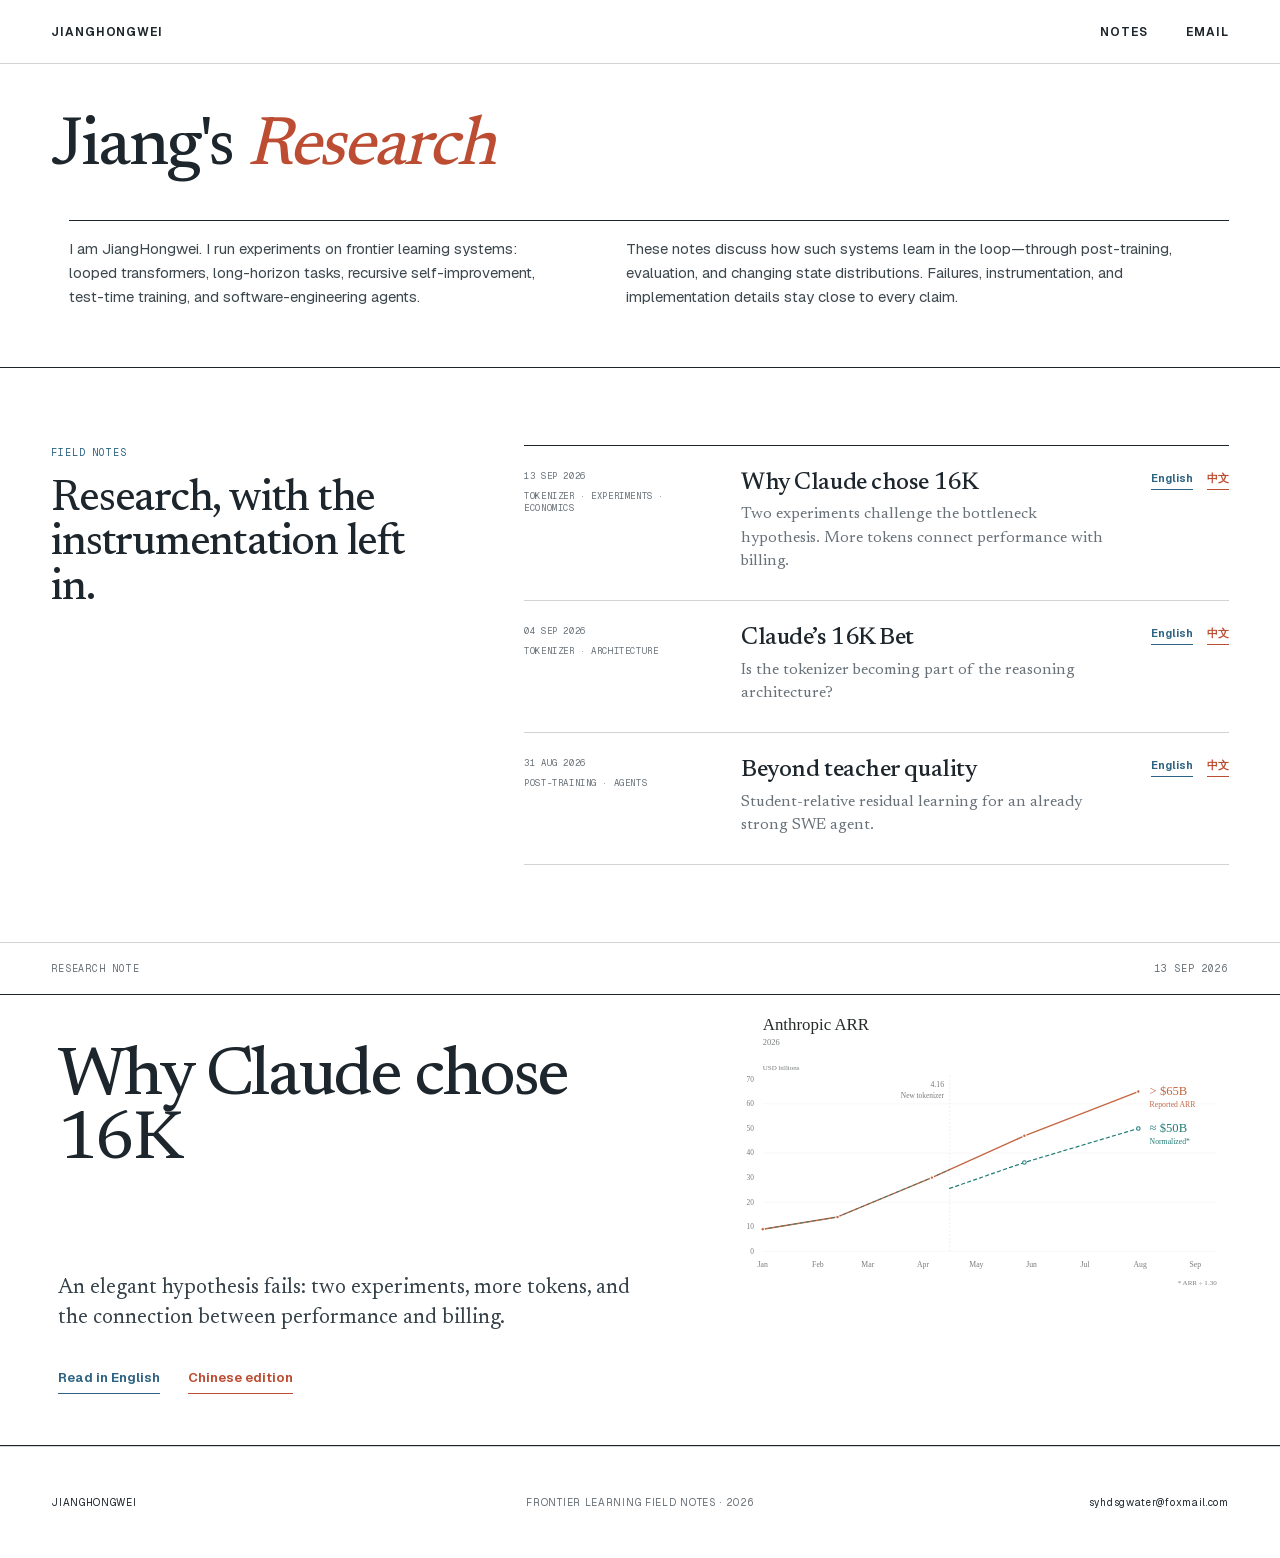
<file: index.html>
<!DOCTYPE html>

<html lang="en"><head><meta charset="utf-8"/><meta content="width=device-width, initial-scale=1" name="viewport"/><link data-precedence="vite-rsc/importer-resources" data-rsc-css-href="/_next/static/css/index.Digs-9z7.css" href="/_next/static/css/index.Digs-9z7.css" rel="stylesheet"/><title>JiangHongwei — Frontier Learning Field Notes</title><meta content="Research notes on looped transformers, long-horizon tasks, recursive self-improvement, test-time training, and software-engineering agents." name="description"/><meta content="JiangHongwei" name="author"/><link href="mailto:syhdsgwater@foxmail.com" rel="author"/><meta content="JiangHongwei — Frontier Learning Field Notes" property="og:title"/><meta content="Experiments on frontier learning systems and software-engineering agents." property="og:description"/><meta content="website" property="og:type"/><meta content="summary" name="twitter:card"/><meta content="JiangHongwei — Frontier Learning Field Notes" name="twitter:title"/><meta content="Experiments on frontier learning systems and software-engineering agents." name="twitter:description"/><link href="/icon.svg?9ac85f8052597596" rel="icon" sizes="any" type="image/svg+xml"/><link href="https://syhdsgwater.github.io" rel="canonical"/>
<link as="font" crossorigin="" href="/_next/static/_vinext_fonts/geist-8ac0455e797f/geist-98bbbccb.woff2" rel="preload" type="font/woff2"/>
<link as="font" crossorigin="" href="/_next/static/_vinext_fonts/geist-mono-00e989178794/geist-mono-013b2f2f.woff2" rel="preload" type="font/woff2"/>
<link as="font" crossorigin="" href="/_next/static/_vinext_fonts/newsreader-94c054835b7e/newsreader-2415edd0.woff2" rel="preload" type="font/woff2"/>
<style data-vinext-fonts="">/* cyrillic-ext */
@font-face {
  font-family: 'Geist';
  font-style: normal;
  font-weight: 100 900;
  font-display: swap;
  src: url(/_next/static/_vinext_fonts/geist-8ac0455e797f/geist-ff2310f5.woff2) format('woff2');
  unicode-range: U+0460-052F, U+1C80-1C8A, U+20B4, U+2DE0-2DFF, U+A640-A69F, U+FE2E-FE2F;
}
/* cyrillic */
@font-face {
  font-family: 'Geist';
  font-style: normal;
  font-weight: 100 900;
  font-display: swap;
  src: url(/_next/static/_vinext_fonts/geist-8ac0455e797f/geist-875ccdd4.woff2) format('woff2');
  unicode-range: U+0301, U+0400-045F, U+0490-0491, U+04B0-04B1, U+2116;
}
/* vietnamese */
@font-face {
  font-family: 'Geist';
  font-style: normal;
  font-weight: 100 900;
  font-display: swap;
  src: url(/_next/static/_vinext_fonts/geist-8ac0455e797f/geist-52306abf.woff2) format('woff2');
  unicode-range: U+0102-0103, U+0110-0111, U+0128-0129, U+0168-0169, U+01A0-01A1, U+01AF-01B0, U+0300-0301, U+0303-0304, U+0308-0309, U+0323, U+0329, U+1EA0-1EF9, U+20AB;
}
/* latin-ext */
@font-face {
  font-family: 'Geist';
  font-style: normal;
  font-weight: 100 900;
  font-display: swap;
  src: url(/_next/static/_vinext_fonts/geist-8ac0455e797f/geist-001175b1.woff2) format('woff2');
  unicode-range: U+0100-02BA, U+02BD-02C5, U+02C7-02CC, U+02CE-02D7, U+02DD-02FF, U+0304, U+0308, U+0329, U+1D00-1DBF, U+1E00-1E9F, U+1EF2-1EFF, U+2020, U+20A0-20AB, U+20AD-20C0, U+2113, U+2C60-2C7F, U+A720-A7FF;
}
/* latin */
@font-face {
  font-family: 'Geist';
  font-style: normal;
  font-weight: 100 900;
  font-display: swap;
  src: url(/_next/static/_vinext_fonts/geist-8ac0455e797f/geist-98bbbccb.woff2) format('woff2');
  unicode-range: U+0000-00FF, U+0131, U+0152-0153, U+02BB-02BC, U+02C6, U+02DA, U+02DC, U+0304, U+0308, U+0329, U+2000-206F, U+20AC, U+2122, U+2191, U+2193, U+2212, U+2215, U+FEFF, U+FFFD;
}

@font-face {
  font-family: 'Geist Fallback';
  src: local("Arial");
  ascent-override: 95.94%;
  descent-override: 28.16%;
  line-gap-override: 0.00%;
  size-adjust: 104.76%;
}

.__font_geist_1x7d0xu { font-family: 'Geist', 'Geist Fallback'; font-style: normal; }

.__variable_geist_1x7d0xu { --font-sans: 'Geist', 'Geist Fallback'; }

/* cyrillic-ext */
@font-face {
  font-family: 'Geist Mono';
  font-style: normal;
  font-weight: 100 900;
  font-display: swap;
  src: url(/_next/static/_vinext_fonts/geist-mono-00e989178794/geist-mono-f6b33328.woff2) format('woff2');
  unicode-range: U+0460-052F, U+1C80-1C8A, U+20B4, U+2DE0-2DFF, U+A640-A69F, U+FE2E-FE2F;
}
/* cyrillic */
@font-face {
  font-family: 'Geist Mono';
  font-style: normal;
  font-weight: 100 900;
  font-display: swap;
  src: url(/_next/static/_vinext_fonts/geist-mono-00e989178794/geist-mono-44e03052.woff2) format('woff2');
  unicode-range: U+0301, U+0400-045F, U+0490-0491, U+04B0-04B1, U+2116;
}
/* symbols2 */
@font-face {
  font-family: 'Geist Mono';
  font-style: normal;
  font-weight: 100 900;
  font-display: swap;
  src: url(/_next/static/_vinext_fonts/geist-mono-00e989178794/geist-mono-0638449e.woff2) format('woff2');
  unicode-range: U+2000-2001, U+2004-2008, U+200A, U+23B8-23BD, U+2500-259F;
}
/* vietnamese */
@font-face {
  font-family: 'Geist Mono';
  font-style: normal;
  font-weight: 100 900;
  font-display: swap;
  src: url(/_next/static/_vinext_fonts/geist-mono-00e989178794/geist-mono-971fb274.woff2) format('woff2');
  unicode-range: U+0102-0103, U+0110-0111, U+0128-0129, U+0168-0169, U+01A0-01A1, U+01AF-01B0, U+0300-0301, U+0303-0304, U+0308-0309, U+0323, U+0329, U+1EA0-1EF9, U+20AB;
}
/* latin-ext */
@font-face {
  font-family: 'Geist Mono';
  font-style: normal;
  font-weight: 100 900;
  font-display: swap;
  src: url(/_next/static/_vinext_fonts/geist-mono-00e989178794/geist-mono-44745446.woff2) format('woff2');
  unicode-range: U+0100-02BA, U+02BD-02C5, U+02C7-02CC, U+02CE-02D7, U+02DD-02FF, U+0304, U+0308, U+0329, U+1D00-1DBF, U+1E00-1E9F, U+1EF2-1EFF, U+2020, U+20A0-20AB, U+20AD-20C0, U+2113, U+2C60-2C7F, U+A720-A7FF;
}
/* latin */
@font-face {
  font-family: 'Geist Mono';
  font-style: normal;
  font-weight: 100 900;
  font-display: swap;
  src: url(/_next/static/_vinext_fonts/geist-mono-00e989178794/geist-mono-013b2f2f.woff2) format('woff2');
  unicode-range: U+0000-00FF, U+0131, U+0152-0153, U+02BB-02BC, U+02C6, U+02DA, U+02DC, U+0304, U+0308, U+0329, U+2000-206F, U+20AC, U+2122, U+2191, U+2193, U+2212, U+2215, U+FEFF, U+FFFD;
}

@font-face {
  font-family: 'Geist Mono Fallback';
  src: local("Arial");
  ascent-override: 74.67%;
  descent-override: 21.92%;
  line-gap-override: 0.00%;
  size-adjust: 134.59%;
}

.__font_geist_mono_0f4jdpq { font-family: 'Geist Mono', 'Geist Mono Fallback'; font-style: normal; }

.__variable_geist_mono_0f4jdpq { --font-mono: 'Geist Mono', 'Geist Mono Fallback'; }

/* vietnamese */
@font-face {
  font-family: 'Newsreader';
  font-style: normal;
  font-weight: 200 800;
  font-display: swap;
  src: url(/_next/static/_vinext_fonts/newsreader-94c054835b7e/newsreader-cdecad9c.woff2) format('woff2');
  unicode-range: U+0102-0103, U+0110-0111, U+0128-0129, U+0168-0169, U+01A0-01A1, U+01AF-01B0, U+0300-0301, U+0303-0304, U+0308-0309, U+0323, U+0329, U+1EA0-1EF9, U+20AB;
}
/* latin-ext */
@font-face {
  font-family: 'Newsreader';
  font-style: normal;
  font-weight: 200 800;
  font-display: swap;
  src: url(/_next/static/_vinext_fonts/newsreader-94c054835b7e/newsreader-a239d8f4.woff2) format('woff2');
  unicode-range: U+0100-02BA, U+02BD-02C5, U+02C7-02CC, U+02CE-02D7, U+02DD-02FF, U+0304, U+0308, U+0329, U+1D00-1DBF, U+1E00-1E9F, U+1EF2-1EFF, U+2020, U+20A0-20AB, U+20AD-20C0, U+2113, U+2C60-2C7F, U+A720-A7FF;
}
/* latin */
@font-face {
  font-family: 'Newsreader';
  font-style: normal;
  font-weight: 200 800;
  font-display: swap;
  src: url(/_next/static/_vinext_fonts/newsreader-94c054835b7e/newsreader-2415edd0.woff2) format('woff2');
  unicode-range: U+0000-00FF, U+0131, U+0152-0153, U+02BB-02BC, U+02C6, U+02DA, U+02DC, U+0304, U+0308, U+0329, U+2000-206F, U+20AC, U+2122, U+2191, U+2193, U+2212, U+2215, U+FEFF, U+FFFD;
}

@font-face {
  font-family: 'Newsreader Fallback';
  src: local("Times New Roman");
  ascent-override: 69.68%;
  descent-override: 25.12%;
  line-gap-override: 0.00%;
  size-adjust: 105.48%;
}

.__font_newsreader_1ia8sbx { font-family: 'Newsreader', 'Newsreader Fallback'; font-style: normal; }

.__variable_newsreader_1ia8sbx { --font-serif: 'Newsreader', 'Newsreader Fallback'; }
</style>
</head><body class="__variable_geist_1x7d0xu __variable_geist_mono_0f4jdpq __variable_newsreader_1ia8sbx"><main id="top"><header class="site-header home-header"><a aria-label="JiangHongwei home" class="brand" href="#top"><span>JiangHongwei</span></a><nav aria-label="Primary navigation"><a href="#notes">Notes</a><a href="mailto:syhdsgwater@foxmail.com">Email</a></nav></header><section aria-labelledby="home-title" class="home-intro" id="research"><h1 id="home-title">Jiang's <em>Research</em></h1><div class="home-intro-copy"><p>I am JiangHongwei. I run experiments on frontier learning systems: looped transformers, long-horizon tasks, recursive self-improvement, test-time training, and software-engineering agents.</p><p>These notes discuss how such systems learn in the loop—through post-training, evaluation, and changing state distributions. Failures, instrumentation, and implementation details stay close to every claim.</p></div></section><section aria-labelledby="notes-title" class="notes-directory" id="notes"><div class="notes-directory-heading"><p>Field notes</p><h2 id="notes-title">Research, with the instrumentation left in.</h2></div><ol class="notes-list"><li><div class="notes-list-meta"><time datetime="2026-09-13">13 Sep 2026</time><span>Tokenizer · experiments · economics</span></div><div class="notes-list-copy"><h3>Why Claude chose 16K</h3><p>Two experiments challenge the bottleneck hypothesis. More tokens connect performance with billing.</p></div><div class="notes-list-actions"><a href="/en/notes/claude-16k-tokenizer-revisited/" lang="en">English</a><a href="/zh/notes/claude-16k-tokenizer-revisited/" lang="zh-CN">中文</a></div></li><li><div class="notes-list-meta"><time datetime="2026-09-04">04 Sep 2026</time><span>Tokenizer · architecture</span></div><div class="notes-list-copy"><h3>Claude’s 16K Bet</h3><p>Is the tokenizer becoming part of the reasoning architecture?</p></div><div class="notes-list-actions"><a href="/en/notes/claude-16k-tokenizer-reasoning-architecture" lang="en">English</a><a href="/zh/notes/claude-16k-tokenizer-reasoning-architecture" lang="zh-CN">中文</a></div></li><li><div class="notes-list-meta"><time datetime="2026-08-31">31 Aug 2026</time><span>Post-training · agents</span></div><div class="notes-list-copy"><h3>Beyond teacher quality</h3><p>Student-relative residual learning for an already strong SWE agent.</p></div><div class="notes-list-actions"><a href="/en/notes/student-relative-residual-learning" lang="en">English</a><a href="/zh/notes/student-relative-residual-learning" lang="zh-CN">中文</a></div></li></ol></section><section aria-labelledby="latest-title" class="latest-note"><div class="note-index"><span>Research note</span><span>13 Sep 2026</span></div><div class="latest-grid"><div class="latest-copy"><h2 id="latest-title">Why Claude chose 16K</h2><p class="latest-deck">An elegant hypothesis fails: two experiments, more tokens, and the connection between performance and billing.</p><div class="read-actions"><a href="/en/notes/claude-16k-tokenizer-revisited/" lang="en">Read in English</a><a href="/zh/notes/claude-16k-tokenizer-revisited/" lang="zh-CN">Chinese edition</a></div></div><figure aria-labelledby="diagram-caption" class="tokenizer-arr-preview"><img alt="Anthropic ARR and tokenizer-normalized scenario" height="860" src="/images/claude-tokenizer/anthropic-arr-tokenizer-2026.en.svg" style="width:100%;height:auto;display:block;" width="1600"/></figure></div></section><footer class="site-footer"><a class="brand" href="#top"><span>JiangHongwei</span></a><p>Frontier learning field notes · 2026</p><a href="mailto:syhdsgwater@foxmail.com">syhdsgwater@foxmail.com</a></footer></main></body></html>
</file>
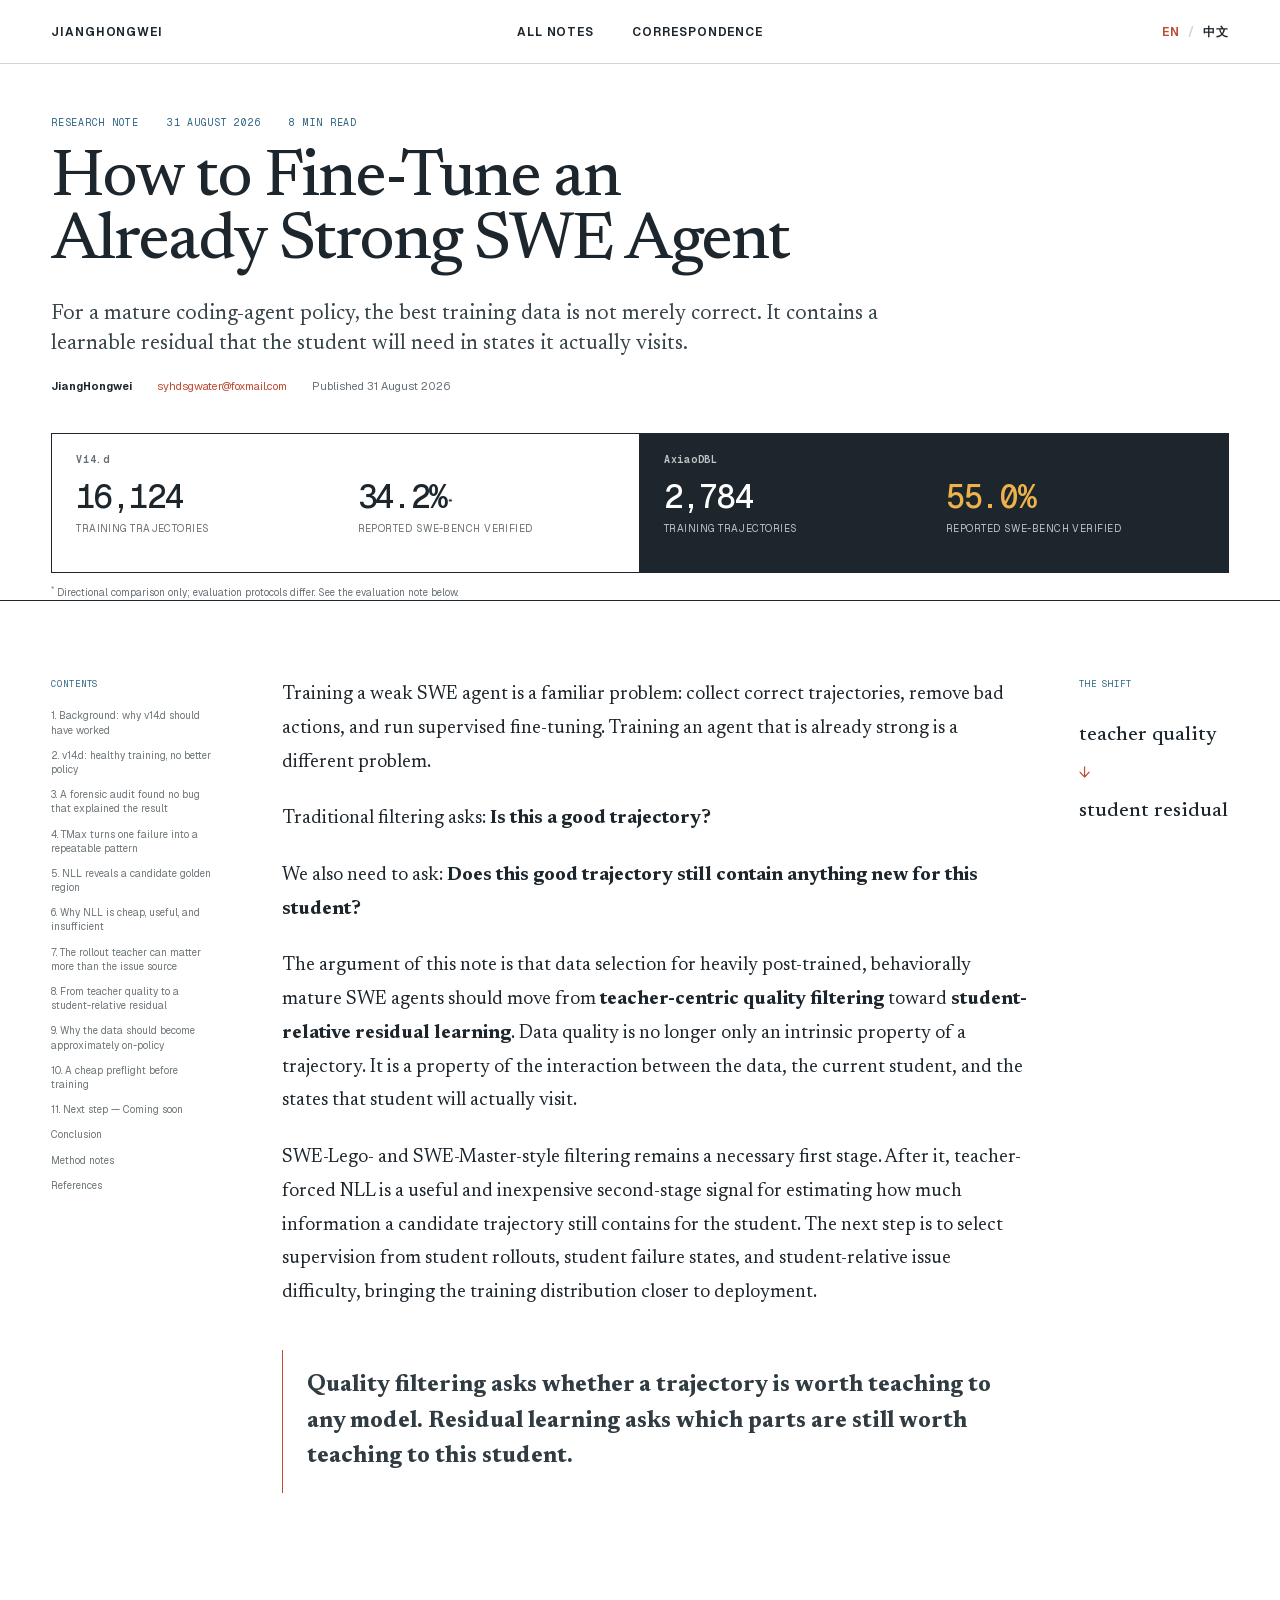
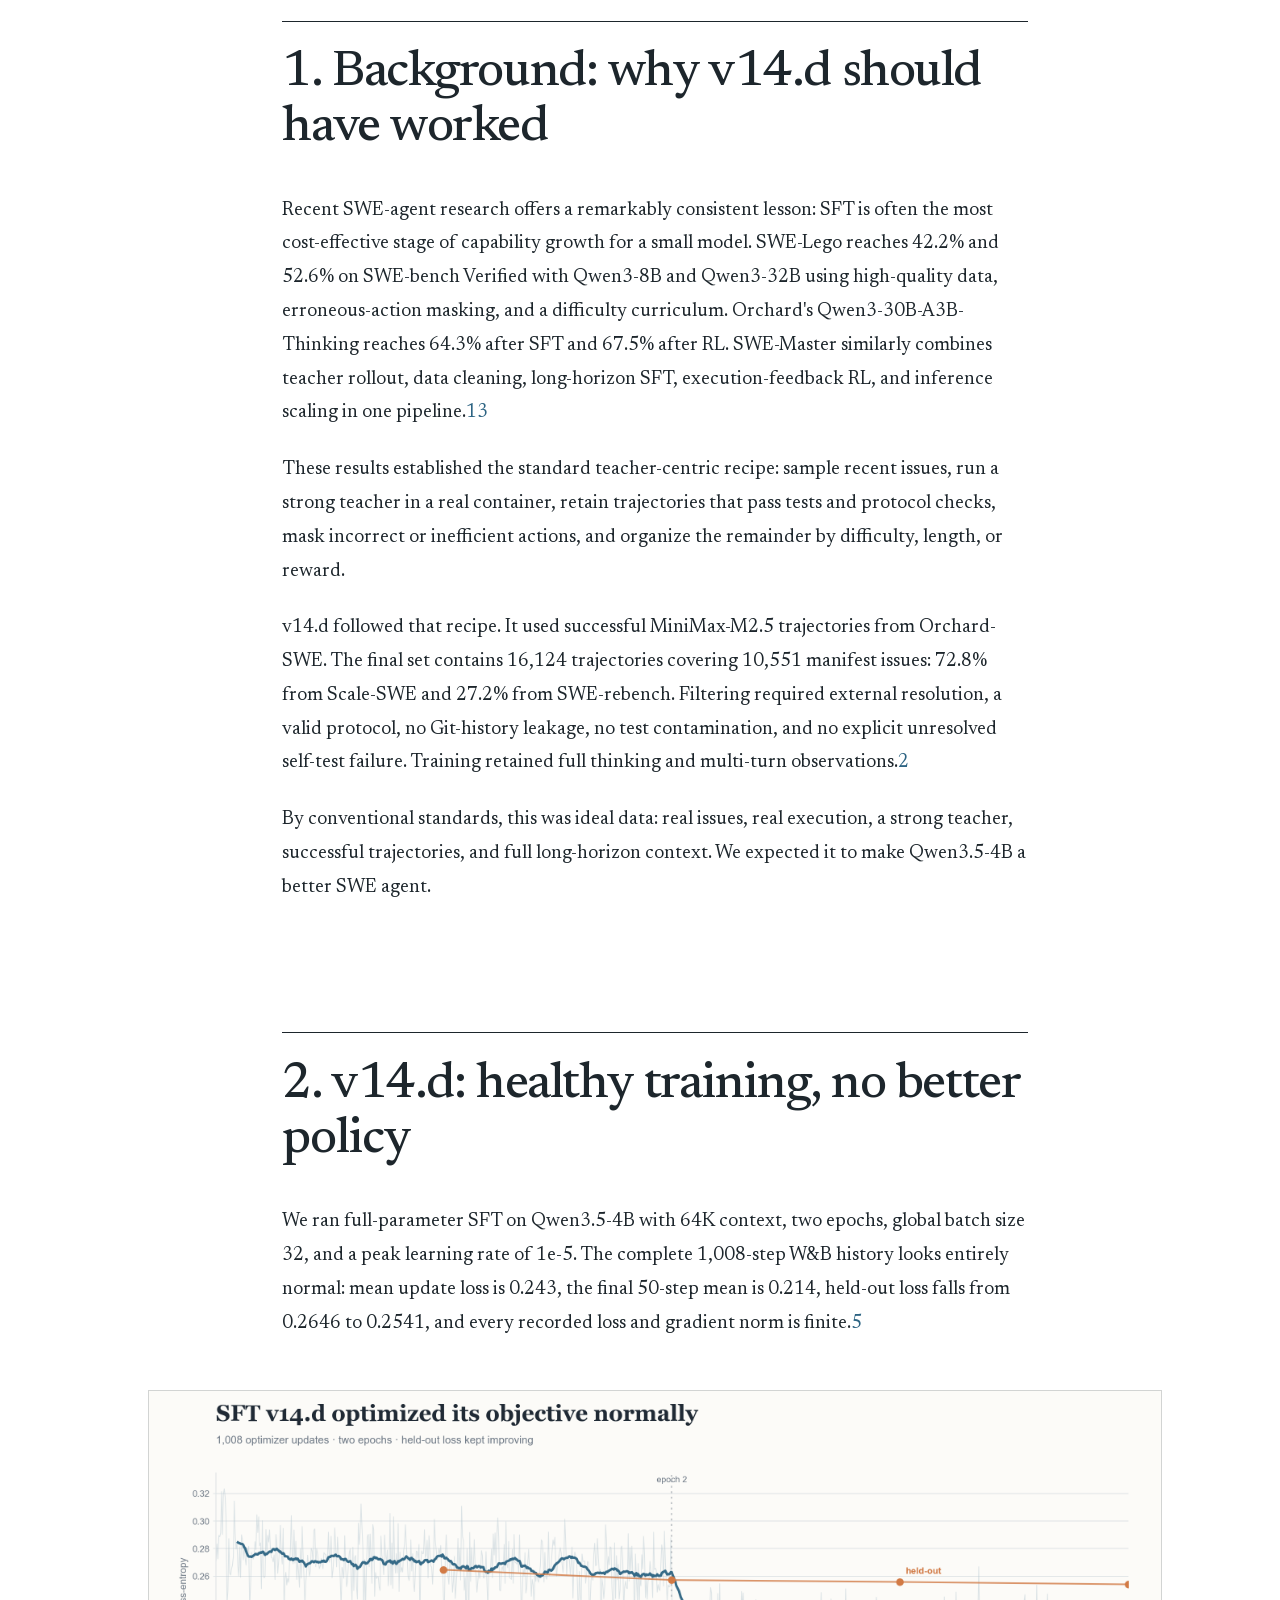
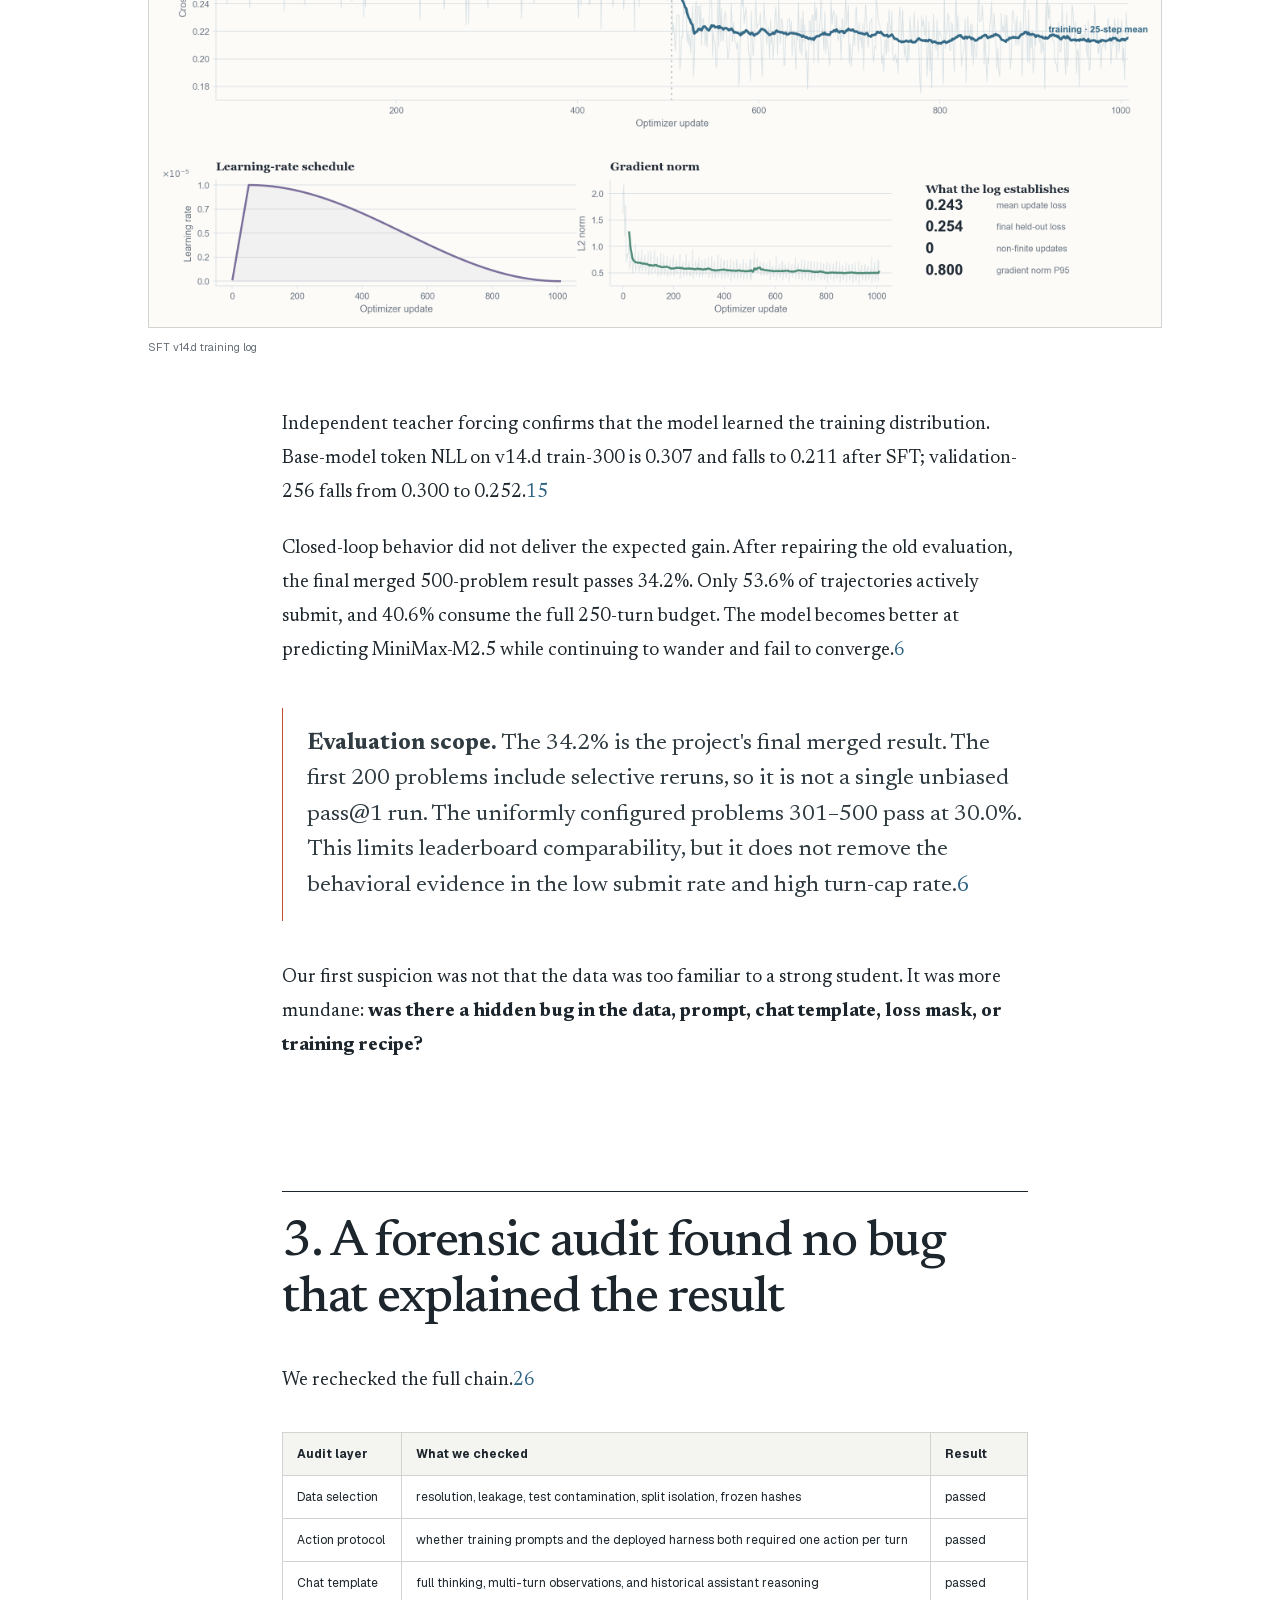
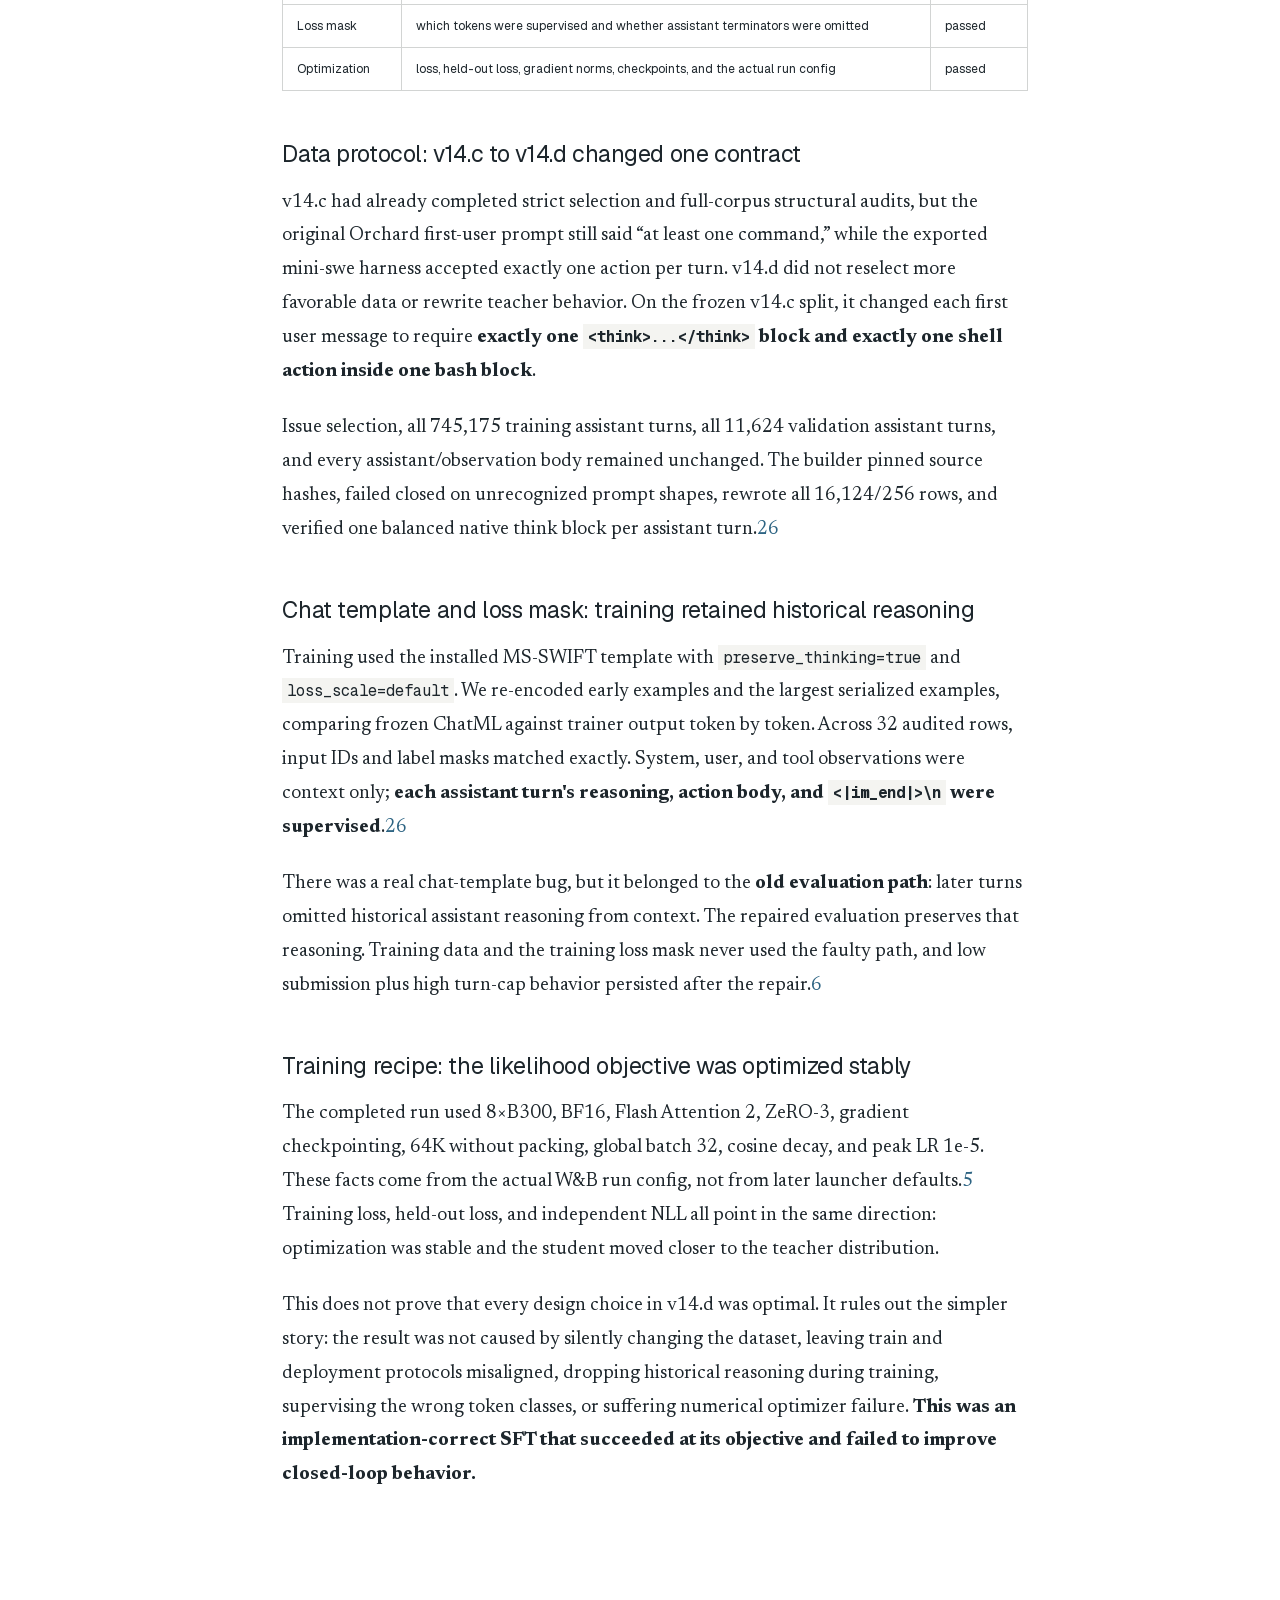
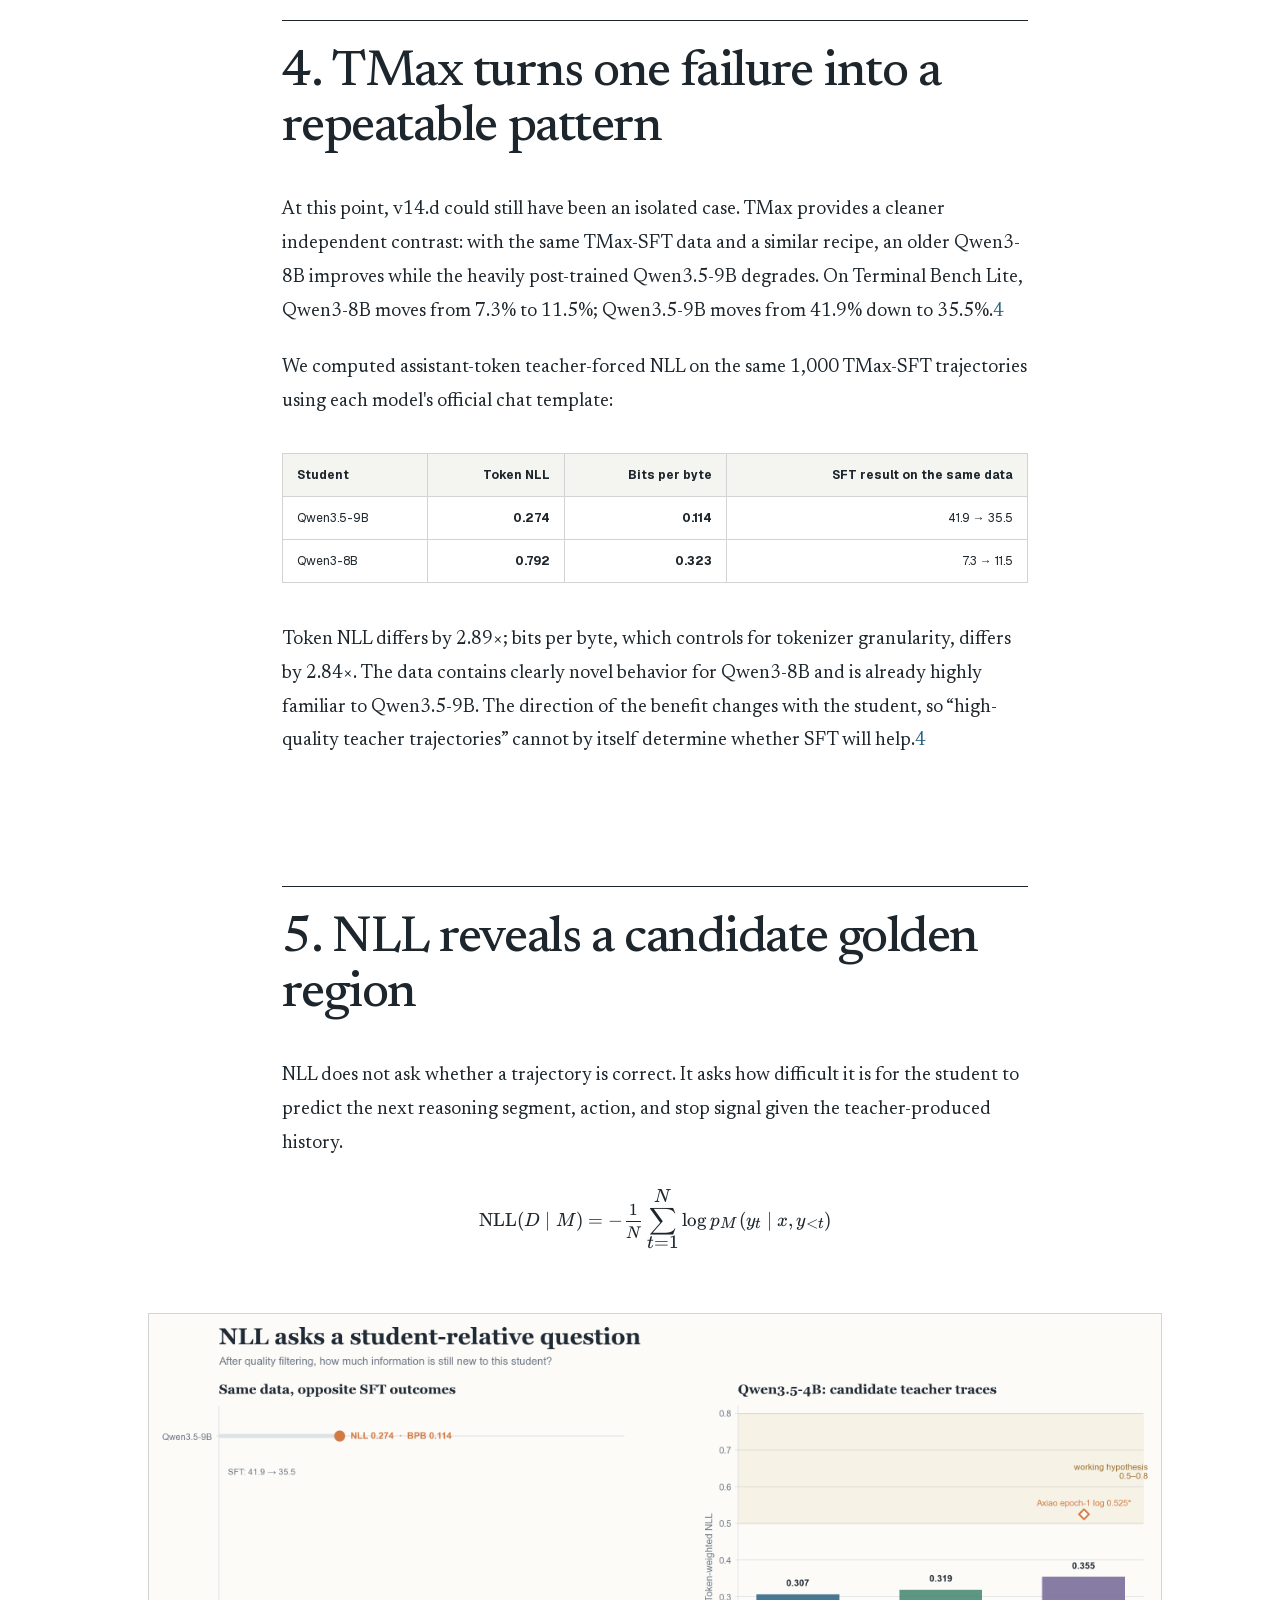
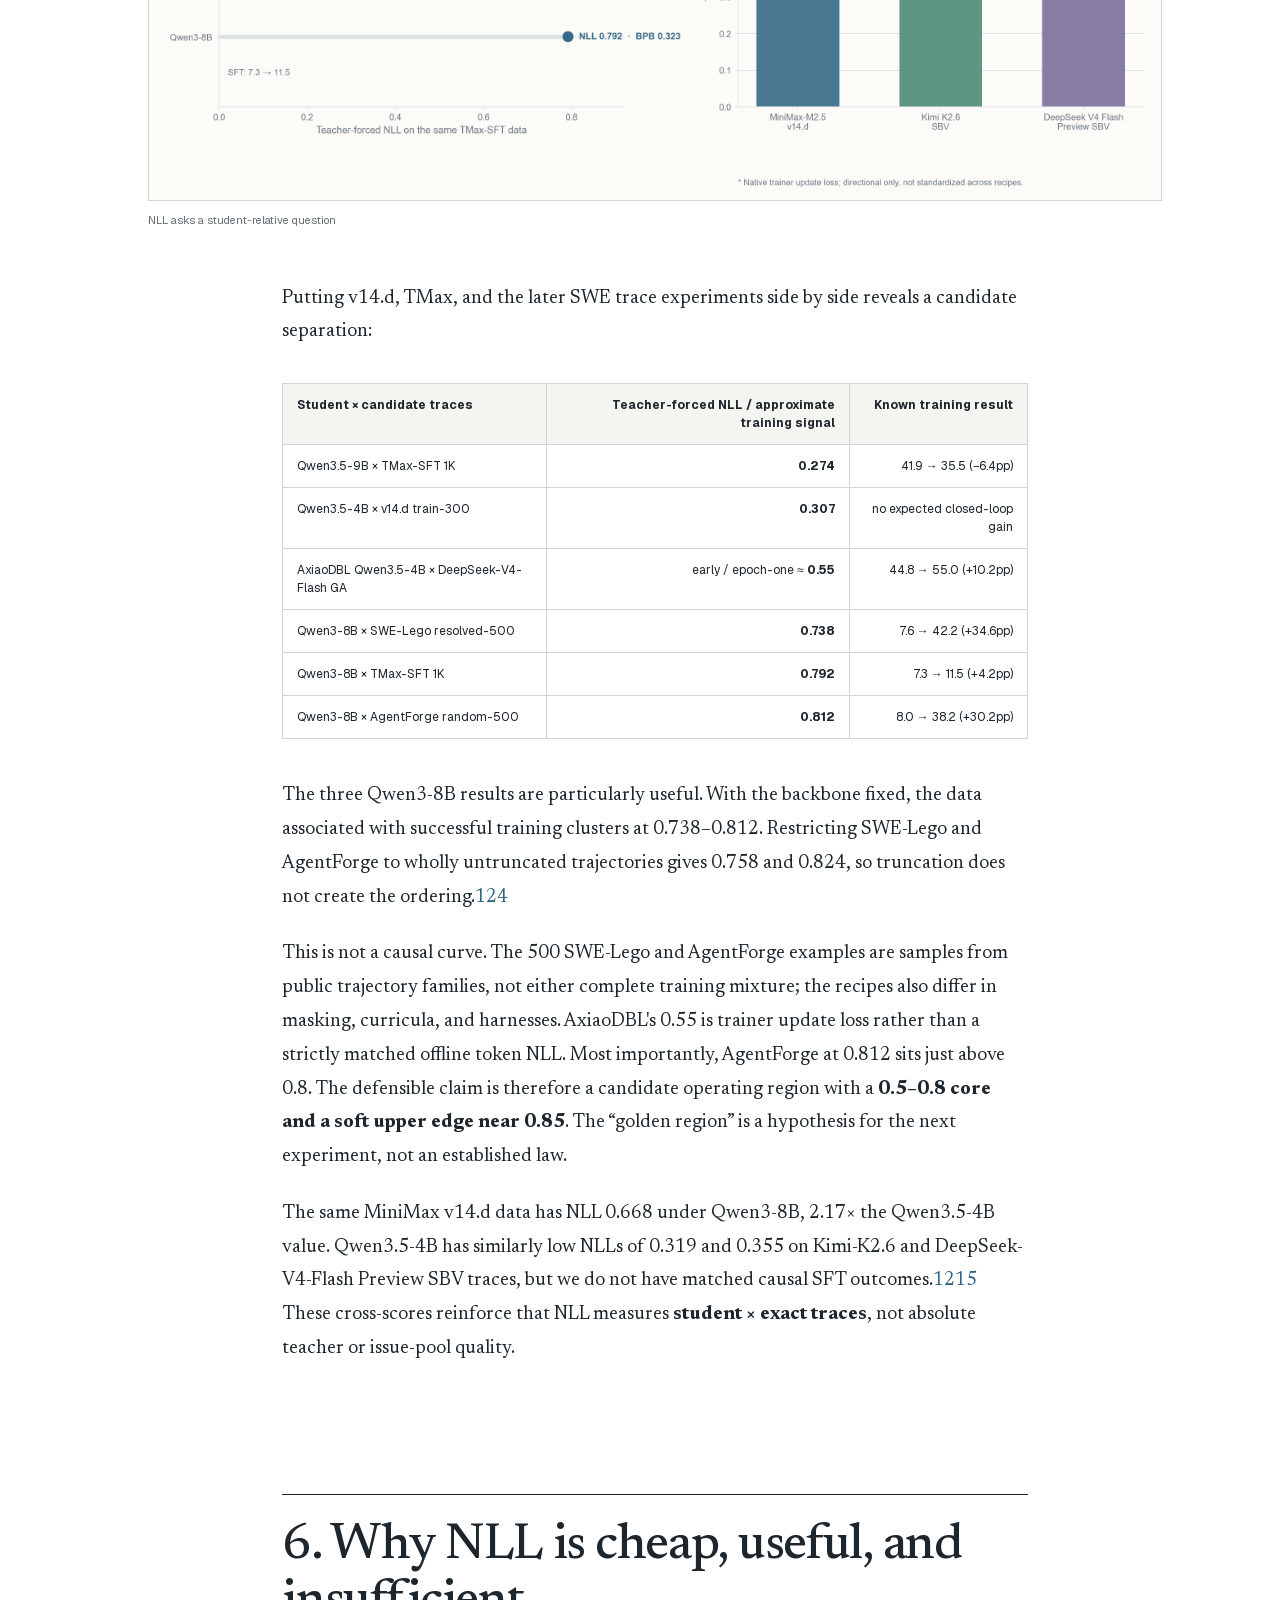
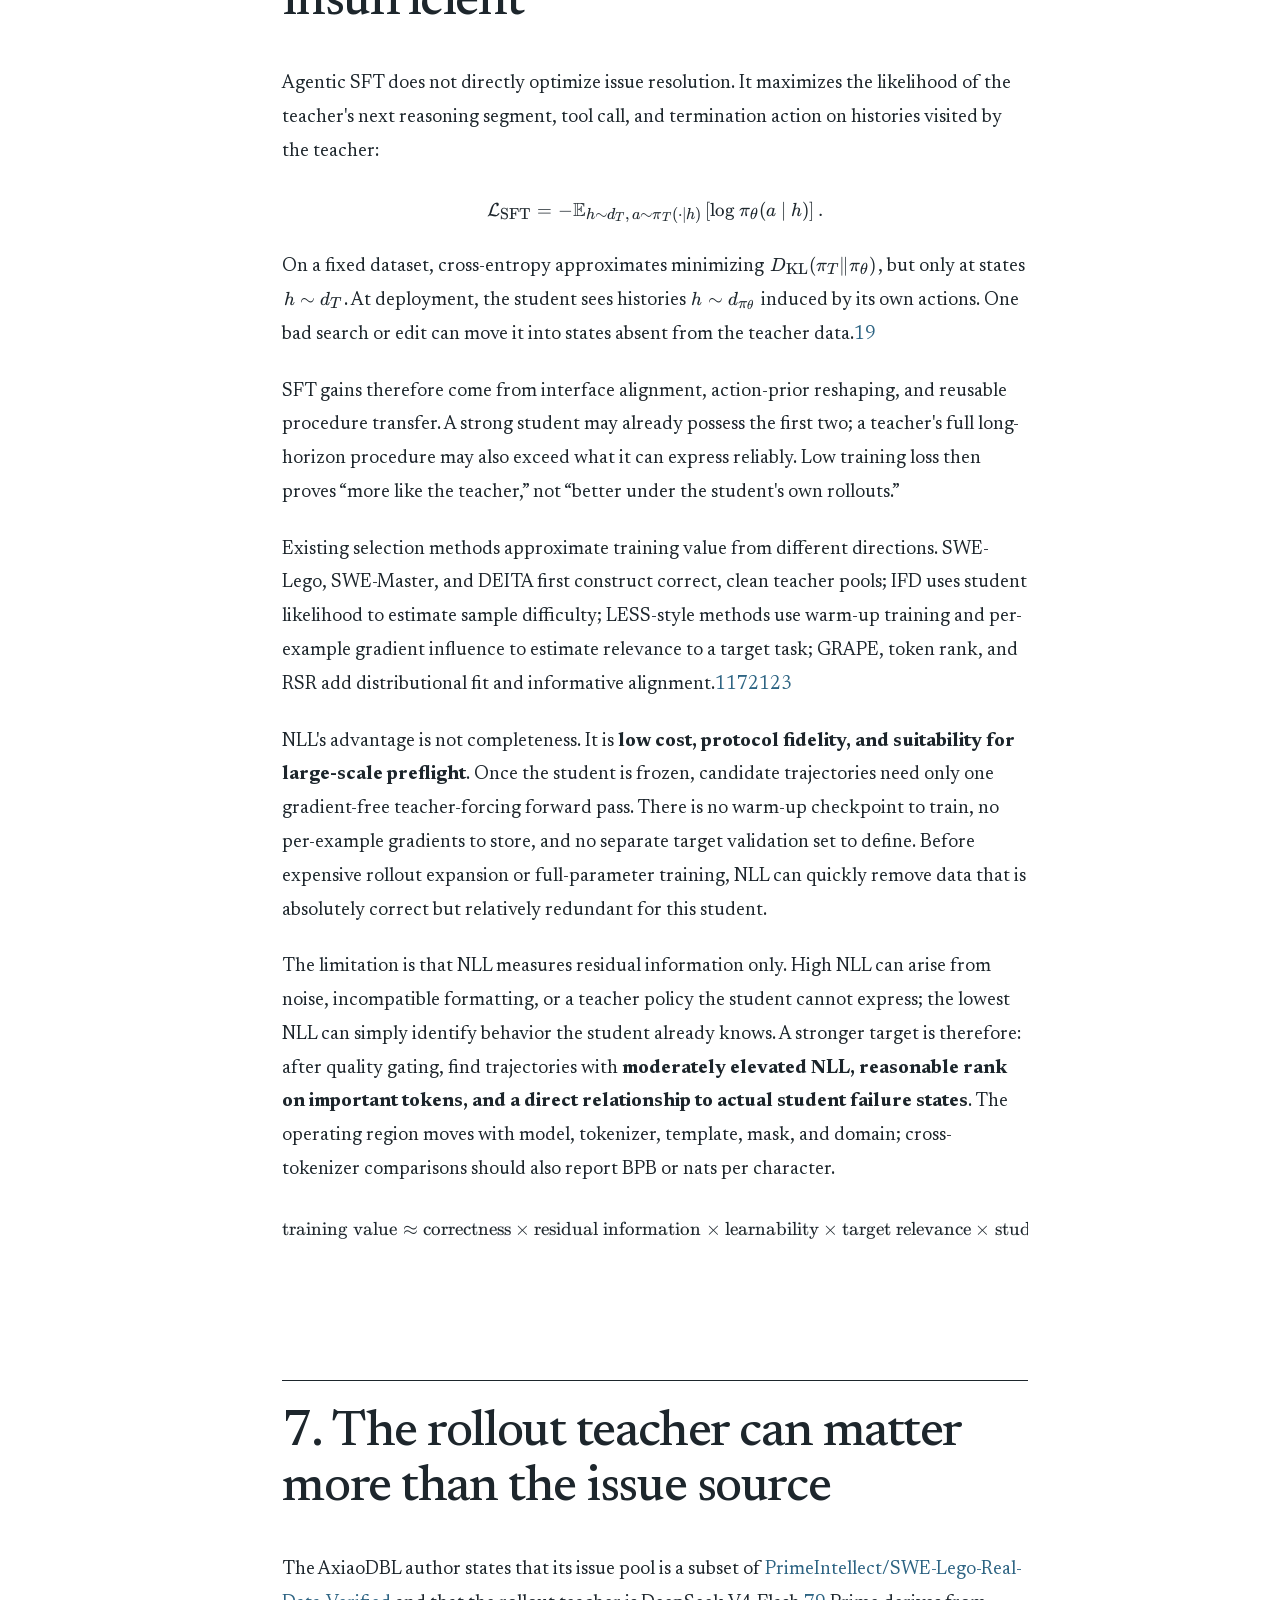
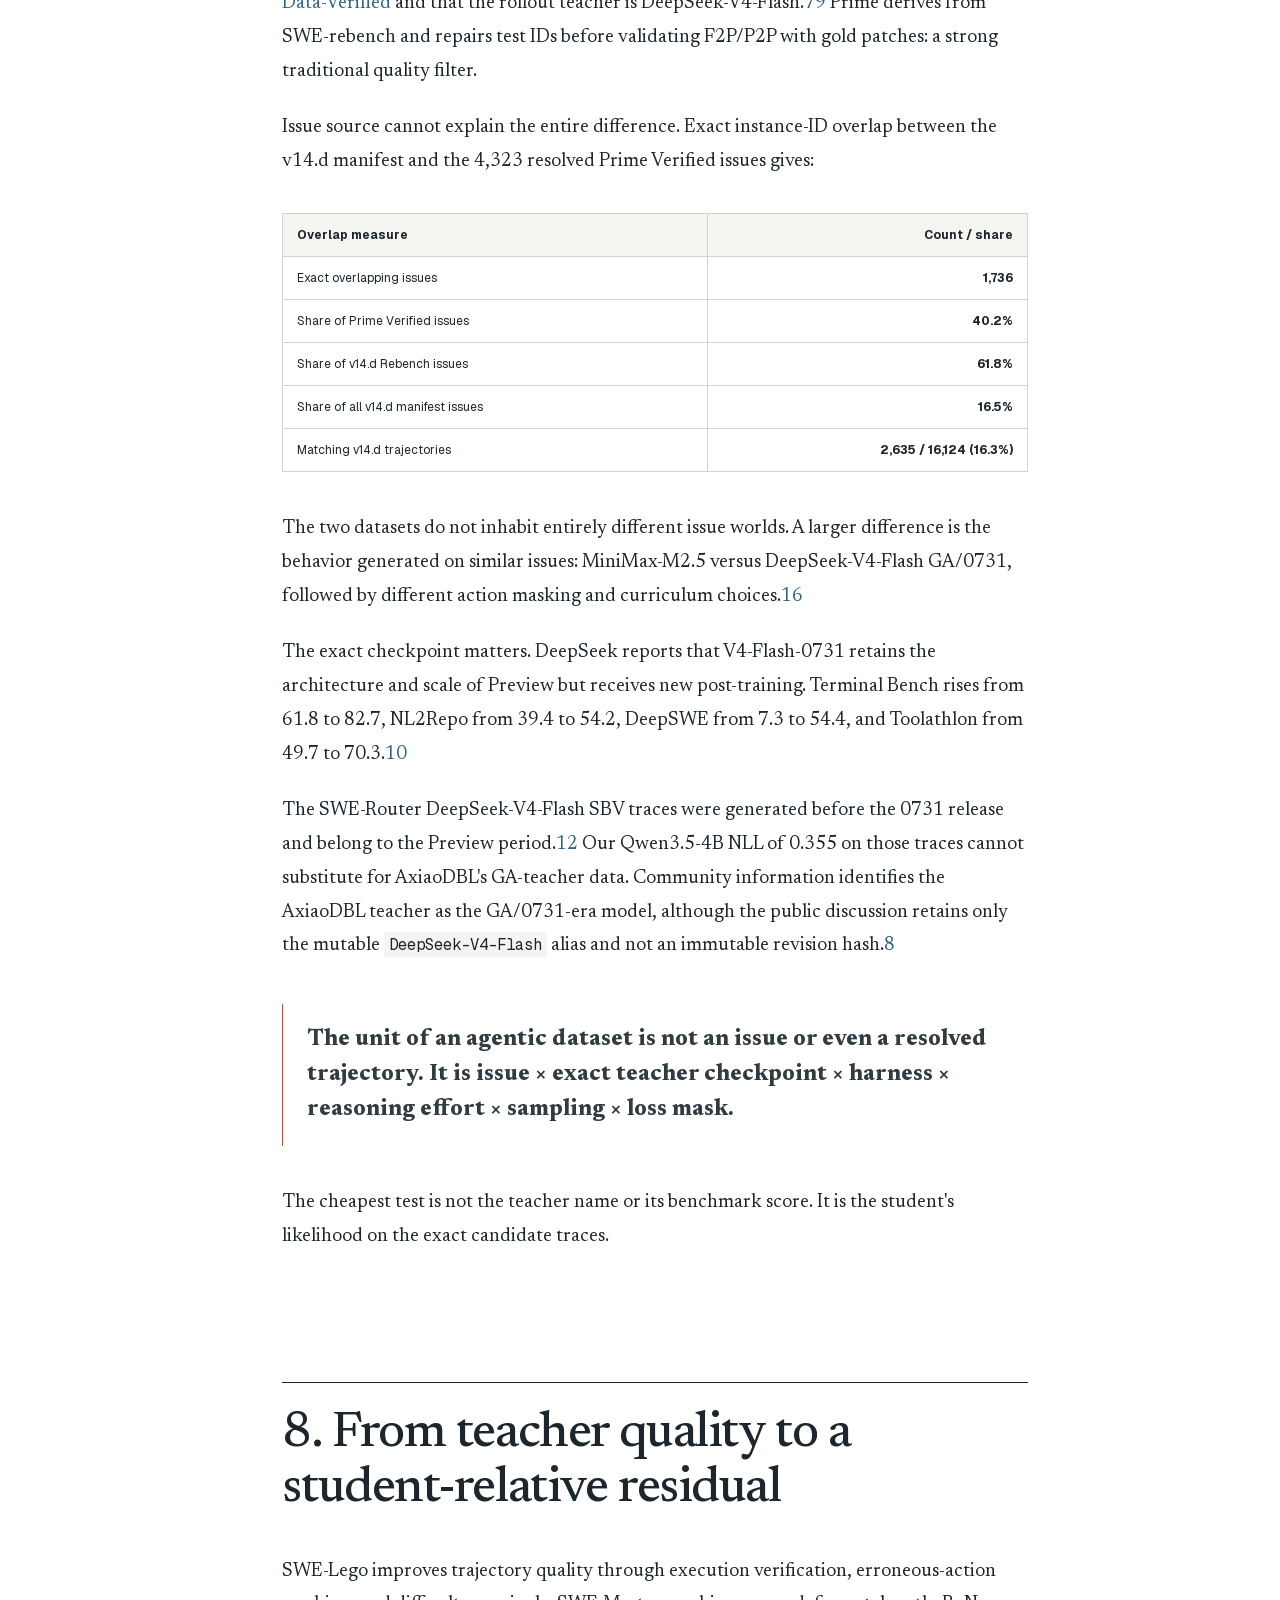
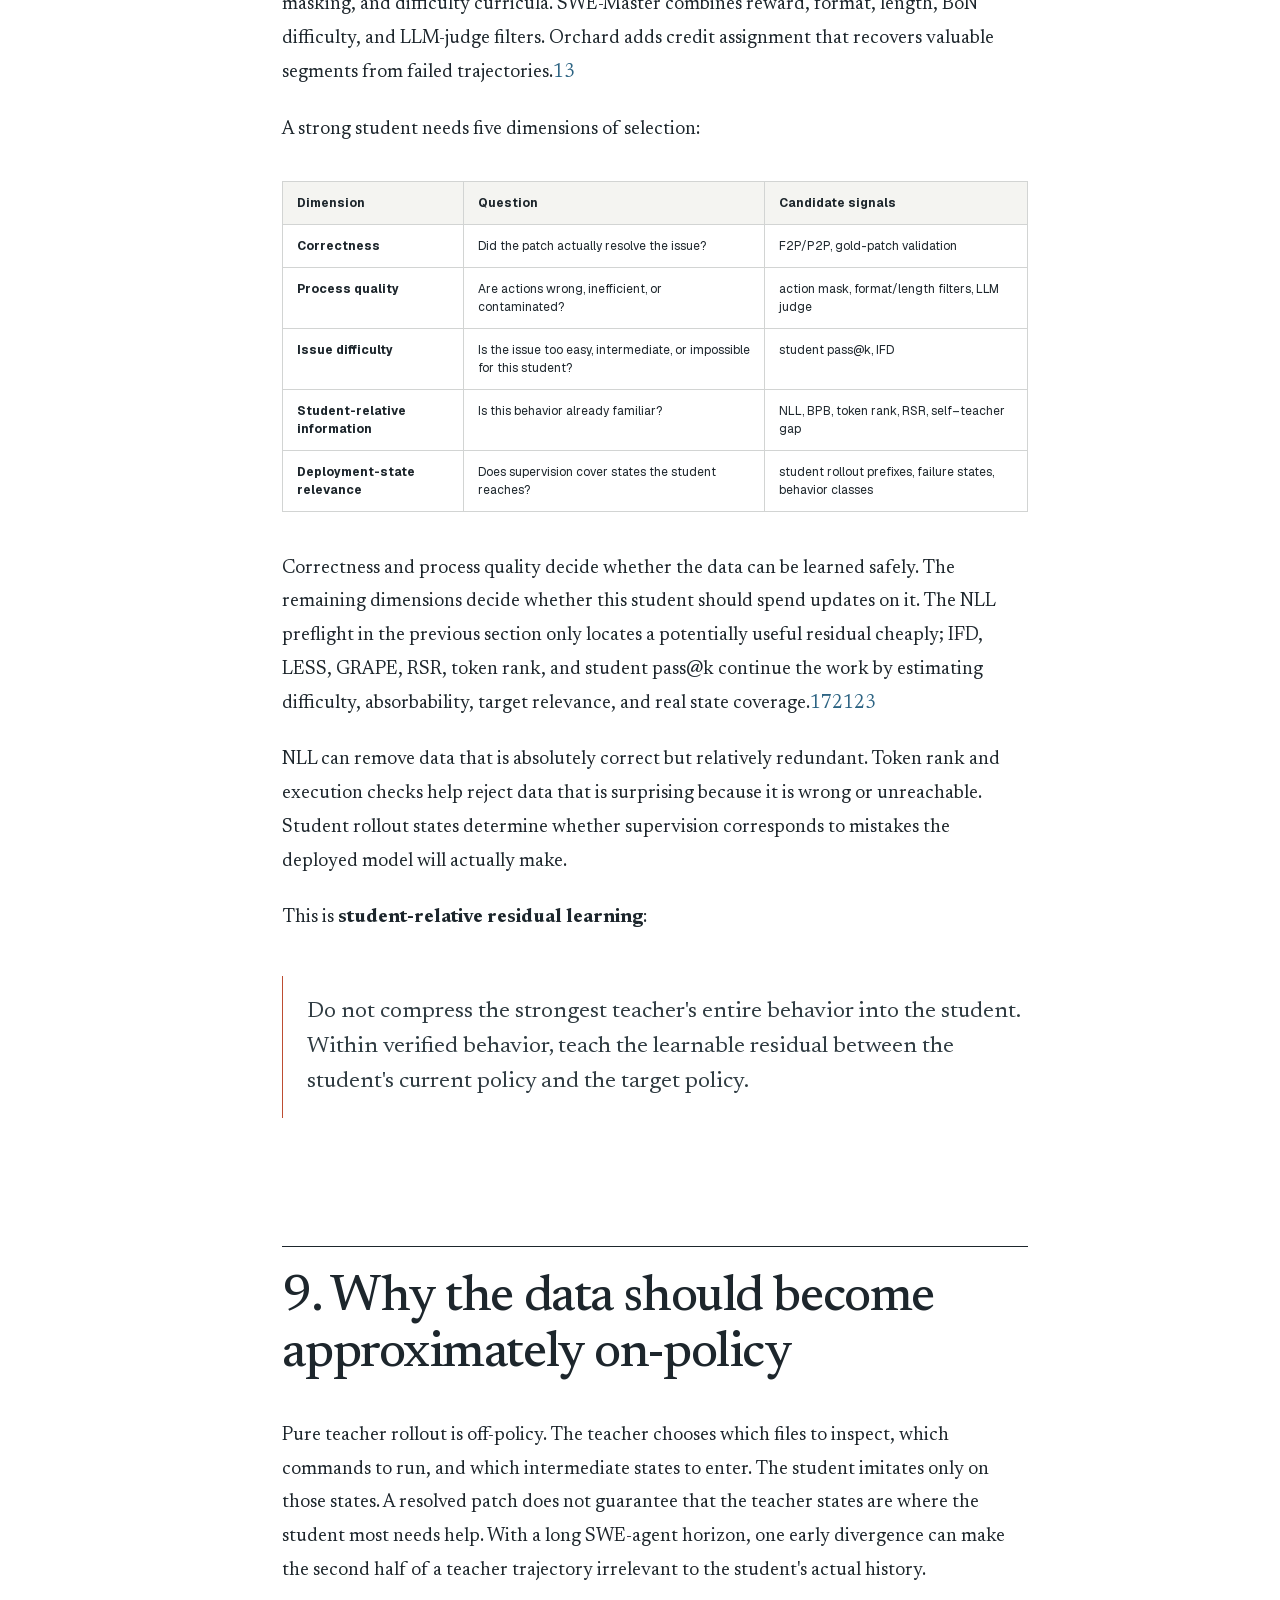
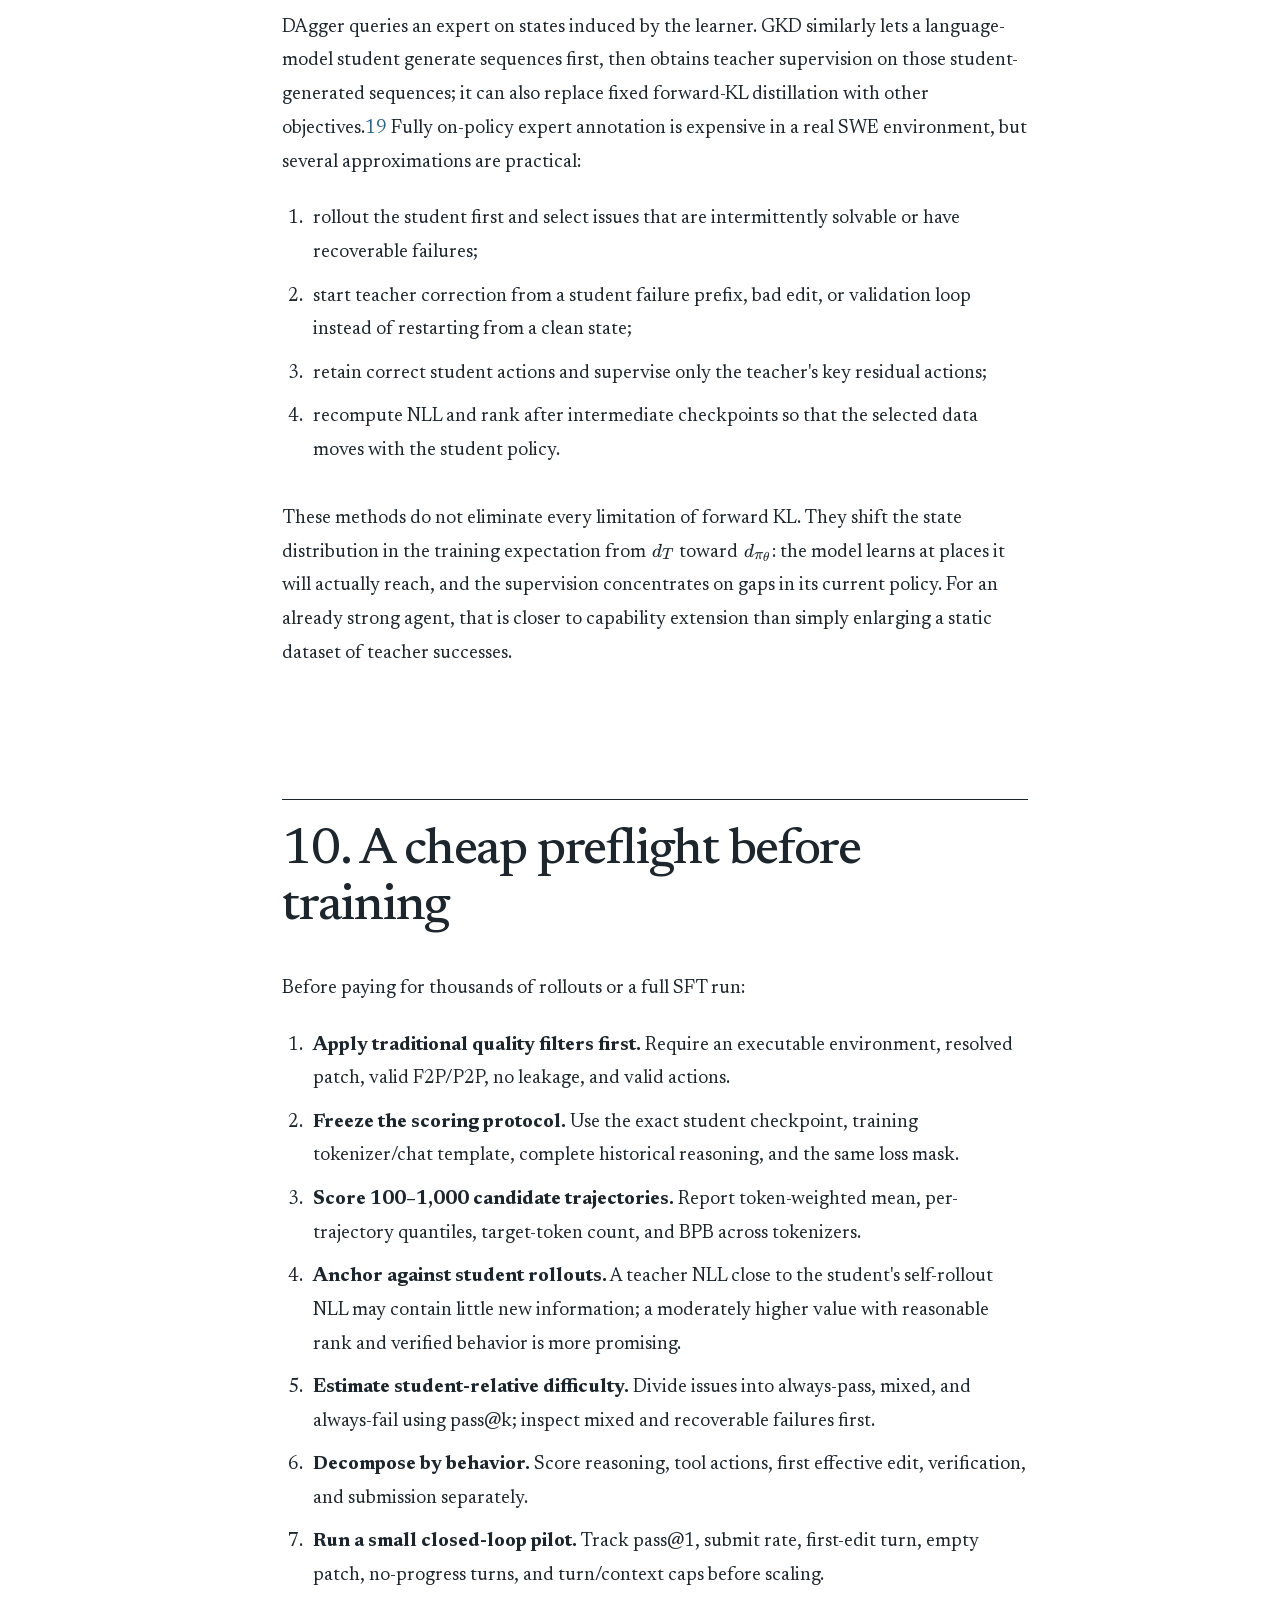
<file: blog/when-sft-breaks-a-coding-agent/index.html>
<!DOCTYPE html><html lang="en"><head><meta charSet="utf-8"/><meta name="viewport" content="width=device-width, initial-scale=1"/><link rel="stylesheet" href="/_next/static/css/index.Digs-9z7.css" data-rsc-css-href="/_next/static/css/index.Digs-9z7.css" data-precedence="vite-rsc/importer-resources"/><title>How to Fine-Tune an Already Strong SWE Agent · JiangHongwei</title><meta name="description" content="Why data selection for strong agents should move from teacher quality filtering toward student-relative residual learning."/><meta name="author" content="JiangHongwei"/><link rel="author" href="mailto:syhdsgwater@foxmail.com"/><meta property="og:title" content="How to Fine-Tune an Already Strong SWE Agent"/><meta property="og:description" content="From teacher-centric quality filtering to student-relative residual learning."/><meta property="og:type" content="article"/><meta property="article:published_time" content="2026-08-31T00:00:00.000Z"/><meta name="twitter:card" content="summary"/><meta name="twitter:title" content="JiangHongwei — Frontier Learning Field Notes"/><meta name="twitter:description" content="Experiments on frontier learning systems and software-engineering agents."/><link rel="icon" href="/icon.svg?9ac85f8052597596" sizes="any" type="image/svg+xml"/><link rel="canonical" href="https://syhdsgwater.github.io/en/notes/student-relative-residual-learning"/><link rel="alternate" hrefLang="en" href="https://syhdsgwater.github.io/en/notes/student-relative-residual-learning"/><link rel="alternate" hrefLang="zh-CN" href="https://syhdsgwater.github.io/zh/notes/student-relative-residual-learning"/>
<link rel="preload" href="/_next/static/_vinext_fonts/geist-8ac0455e797f/geist-98bbbccb.woff2" as="font" type="font/woff2" crossorigin />
<link rel="preload" href="/_next/static/_vinext_fonts/geist-mono-00e989178794/geist-mono-013b2f2f.woff2" as="font" type="font/woff2" crossorigin />
<link rel="preload" href="/_next/static/_vinext_fonts/newsreader-94c054835b7e/newsreader-2415edd0.woff2" as="font" type="font/woff2" crossorigin />
<style data-vinext-fonts>/* cyrillic-ext */
@font-face {
  font-family: 'Geist';
  font-style: normal;
  font-weight: 100 900;
  font-display: swap;
  src: url(/_next/static/_vinext_fonts/geist-8ac0455e797f/geist-ff2310f5.woff2) format('woff2');
  unicode-range: U+0460-052F, U+1C80-1C8A, U+20B4, U+2DE0-2DFF, U+A640-A69F, U+FE2E-FE2F;
}
/* cyrillic */
@font-face {
  font-family: 'Geist';
  font-style: normal;
  font-weight: 100 900;
  font-display: swap;
  src: url(/_next/static/_vinext_fonts/geist-8ac0455e797f/geist-875ccdd4.woff2) format('woff2');
  unicode-range: U+0301, U+0400-045F, U+0490-0491, U+04B0-04B1, U+2116;
}
/* vietnamese */
@font-face {
  font-family: 'Geist';
  font-style: normal;
  font-weight: 100 900;
  font-display: swap;
  src: url(/_next/static/_vinext_fonts/geist-8ac0455e797f/geist-52306abf.woff2) format('woff2');
  unicode-range: U+0102-0103, U+0110-0111, U+0128-0129, U+0168-0169, U+01A0-01A1, U+01AF-01B0, U+0300-0301, U+0303-0304, U+0308-0309, U+0323, U+0329, U+1EA0-1EF9, U+20AB;
}
/* latin-ext */
@font-face {
  font-family: 'Geist';
  font-style: normal;
  font-weight: 100 900;
  font-display: swap;
  src: url(/_next/static/_vinext_fonts/geist-8ac0455e797f/geist-001175b1.woff2) format('woff2');
  unicode-range: U+0100-02BA, U+02BD-02C5, U+02C7-02CC, U+02CE-02D7, U+02DD-02FF, U+0304, U+0308, U+0329, U+1D00-1DBF, U+1E00-1E9F, U+1EF2-1EFF, U+2020, U+20A0-20AB, U+20AD-20C0, U+2113, U+2C60-2C7F, U+A720-A7FF;
}
/* latin */
@font-face {
  font-family: 'Geist';
  font-style: normal;
  font-weight: 100 900;
  font-display: swap;
  src: url(/_next/static/_vinext_fonts/geist-8ac0455e797f/geist-98bbbccb.woff2) format('woff2');
  unicode-range: U+0000-00FF, U+0131, U+0152-0153, U+02BB-02BC, U+02C6, U+02DA, U+02DC, U+0304, U+0308, U+0329, U+2000-206F, U+20AC, U+2122, U+2191, U+2193, U+2212, U+2215, U+FEFF, U+FFFD;
}

@font-face {
  font-family: 'Geist Fallback';
  src: local("Arial");
  ascent-override: 95.94%;
  descent-override: 28.16%;
  line-gap-override: 0.00%;
  size-adjust: 104.76%;
}

.__font_geist_1x7d0xu { font-family: 'Geist', 'Geist Fallback'; font-style: normal; }

.__variable_geist_1x7d0xu { --font-sans: 'Geist', 'Geist Fallback'; }

/* cyrillic-ext */
@font-face {
  font-family: 'Geist Mono';
  font-style: normal;
  font-weight: 100 900;
  font-display: swap;
  src: url(/_next/static/_vinext_fonts/geist-mono-00e989178794/geist-mono-f6b33328.woff2) format('woff2');
  unicode-range: U+0460-052F, U+1C80-1C8A, U+20B4, U+2DE0-2DFF, U+A640-A69F, U+FE2E-FE2F;
}
/* cyrillic */
@font-face {
  font-family: 'Geist Mono';
  font-style: normal;
  font-weight: 100 900;
  font-display: swap;
  src: url(/_next/static/_vinext_fonts/geist-mono-00e989178794/geist-mono-44e03052.woff2) format('woff2');
  unicode-range: U+0301, U+0400-045F, U+0490-0491, U+04B0-04B1, U+2116;
}
/* symbols2 */
@font-face {
  font-family: 'Geist Mono';
  font-style: normal;
  font-weight: 100 900;
  font-display: swap;
  src: url(/_next/static/_vinext_fonts/geist-mono-00e989178794/geist-mono-0638449e.woff2) format('woff2');
  unicode-range: U+2000-2001, U+2004-2008, U+200A, U+23B8-23BD, U+2500-259F;
}
/* vietnamese */
@font-face {
  font-family: 'Geist Mono';
  font-style: normal;
  font-weight: 100 900;
  font-display: swap;
  src: url(/_next/static/_vinext_fonts/geist-mono-00e989178794/geist-mono-971fb274.woff2) format('woff2');
  unicode-range: U+0102-0103, U+0110-0111, U+0128-0129, U+0168-0169, U+01A0-01A1, U+01AF-01B0, U+0300-0301, U+0303-0304, U+0308-0309, U+0323, U+0329, U+1EA0-1EF9, U+20AB;
}
/* latin-ext */
@font-face {
  font-family: 'Geist Mono';
  font-style: normal;
  font-weight: 100 900;
  font-display: swap;
  src: url(/_next/static/_vinext_fonts/geist-mono-00e989178794/geist-mono-44745446.woff2) format('woff2');
  unicode-range: U+0100-02BA, U+02BD-02C5, U+02C7-02CC, U+02CE-02D7, U+02DD-02FF, U+0304, U+0308, U+0329, U+1D00-1DBF, U+1E00-1E9F, U+1EF2-1EFF, U+2020, U+20A0-20AB, U+20AD-20C0, U+2113, U+2C60-2C7F, U+A720-A7FF;
}
/* latin */
@font-face {
  font-family: 'Geist Mono';
  font-style: normal;
  font-weight: 100 900;
  font-display: swap;
  src: url(/_next/static/_vinext_fonts/geist-mono-00e989178794/geist-mono-013b2f2f.woff2) format('woff2');
  unicode-range: U+0000-00FF, U+0131, U+0152-0153, U+02BB-02BC, U+02C6, U+02DA, U+02DC, U+0304, U+0308, U+0329, U+2000-206F, U+20AC, U+2122, U+2191, U+2193, U+2212, U+2215, U+FEFF, U+FFFD;
}

@font-face {
  font-family: 'Geist Mono Fallback';
  src: local("Arial");
  ascent-override: 74.67%;
  descent-override: 21.92%;
  line-gap-override: 0.00%;
  size-adjust: 134.59%;
}

.__font_geist_mono_0f4jdpq { font-family: 'Geist Mono', 'Geist Mono Fallback'; font-style: normal; }

.__variable_geist_mono_0f4jdpq { --font-mono: 'Geist Mono', 'Geist Mono Fallback'; }

/* vietnamese */
@font-face {
  font-family: 'Newsreader';
  font-style: normal;
  font-weight: 200 800;
  font-display: swap;
  src: url(/_next/static/_vinext_fonts/newsreader-94c054835b7e/newsreader-cdecad9c.woff2) format('woff2');
  unicode-range: U+0102-0103, U+0110-0111, U+0128-0129, U+0168-0169, U+01A0-01A1, U+01AF-01B0, U+0300-0301, U+0303-0304, U+0308-0309, U+0323, U+0329, U+1EA0-1EF9, U+20AB;
}
/* latin-ext */
@font-face {
  font-family: 'Newsreader';
  font-style: normal;
  font-weight: 200 800;
  font-display: swap;
  src: url(/_next/static/_vinext_fonts/newsreader-94c054835b7e/newsreader-a239d8f4.woff2) format('woff2');
  unicode-range: U+0100-02BA, U+02BD-02C5, U+02C7-02CC, U+02CE-02D7, U+02DD-02FF, U+0304, U+0308, U+0329, U+1D00-1DBF, U+1E00-1E9F, U+1EF2-1EFF, U+2020, U+20A0-20AB, U+20AD-20C0, U+2113, U+2C60-2C7F, U+A720-A7FF;
}
/* latin */
@font-face {
  font-family: 'Newsreader';
  font-style: normal;
  font-weight: 200 800;
  font-display: swap;
  src: url(/_next/static/_vinext_fonts/newsreader-94c054835b7e/newsreader-2415edd0.woff2) format('woff2');
  unicode-range: U+0000-00FF, U+0131, U+0152-0153, U+02BB-02BC, U+02C6, U+02DA, U+02DC, U+0304, U+0308, U+0329, U+2000-206F, U+20AC, U+2122, U+2191, U+2193, U+2212, U+2215, U+FEFF, U+FFFD;
}

@font-face {
  font-family: 'Newsreader Fallback';
  src: local("Times New Roman");
  ascent-override: 69.68%;
  descent-override: 25.12%;
  line-gap-override: 0.00%;
  size-adjust: 105.48%;
}

.__font_newsreader_1ia8sbx { font-family: 'Newsreader', 'Newsreader Fallback'; font-style: normal; }

.__variable_newsreader_1ia8sbx { --font-serif: 'Newsreader', 'Newsreader Fallback'; }
</style>
</head><body class="__variable_geist_1x7d0xu __variable_geist_mono_0f4jdpq __variable_newsreader_1ia8sbx"><main class="research-page " lang="en"><header class="site-header article-site-header"><a class="brand" href="/" aria-label="JiangHongwei home"><span>JiangHongwei</span></a><nav aria-label="Primary navigation"><a href="/">All notes</a><a href="mailto:syhdsgwater@foxmail.com">Correspondence</a></nav><div class="language-switch" aria-label="Language"><a class="current-language" href="#" aria-current="page">EN</a><span aria-hidden="true">/</span><a href="/zh/notes/student-relative-residual-learning">中文</a></div></header><header class="article-hero"><div class="article-meta-line"><span>Research note</span><span>31 August 2026</span><span>8 min read</span></div><h1>How to Fine-Tune an Already Strong SWE Agent</h1><p class="article-deck">For a mature coding-agent policy, the best training data is not merely correct. It contains a learnable residual that the student will need in states it actually visits.</p><div class="article-author"><span>JiangHongwei</span><a href="mailto:syhdsgwater@foxmail.com">syhdsgwater@foxmail.com</a><span>Published 31 August 2026</span></div><div class="article-comparison" aria-label="v14.d versus AxiaoDBL"><div class="comparison-model "><p>V14.d</p><dl><div><dt>training trajectories</dt><dd>16,124</dd></div><div><dt>reported SWE-bench Verified</dt><dd>34.2%<sup>*</sup></dd></div></dl></div><div class="comparison-model comparison-model-emphasis"><p>AxiaoDBL</p><dl><div><dt>training trajectories</dt><dd>2,784</dd></div><div><dt>reported SWE-bench Verified</dt><dd>55.0%</dd></div></dl></div></div><p class="article-comparison-note"><sup>*</sup> <!-- -->Directional comparison only; evaluation protocols differ. See the evaluation note below.</p></header><div class="article-layout"><aside class="article-toc" aria-label="Contents"><p>Contents</p><ol><li><a href="#1-background-why-v14-d-should-have-worked">1. Background: why v14.d should have worked</a></li><li><a href="#2-v14-d-healthy-training-no-better-policy">2. v14.d: healthy training, no better policy</a></li><li><a href="#3-a-forensic-audit-found-no-bug-that-explained-the-result">3. A forensic audit found no bug that explained the result</a></li><li><a href="#4-tmax-turns-one-failure-into-a-repeatable-pattern">4. TMax turns one failure into a repeatable pattern</a></li><li><a href="#5-nll-reveals-a-candidate-golden-region">5. NLL reveals a candidate golden region</a></li><li><a href="#6-why-nll-is-cheap-useful-and-insufficient">6. Why NLL is cheap, useful, and insufficient</a></li><li><a href="#7-the-rollout-teacher-can-matter-more-than-the-issue-source">7. The rollout teacher can matter more than the issue source</a></li><li><a href="#8-from-teacher-quality-to-a-student-relative-residual">8. From teacher quality to a student-relative residual</a></li><li><a href="#9-why-the-data-should-become-approximately-on-policy">9. Why the data should become approximately on-policy</a></li><li><a href="#10-a-cheap-preflight-before-training">10. A cheap preflight before training</a></li><li><a href="#11-next-step-coming-soon">11. Next step — Coming soon</a></li><li><a href="#conclusion">Conclusion</a></li><li><a href="#method-notes">Method notes</a></li><li><a href="#references">References</a></li></ol></aside><article class="article-body"><p>Training a weak SWE agent is a familiar problem: collect correct trajectories, remove bad actions, and run supervised fine-tuning. Training an agent that is already strong is a different problem.</p>
<p>Traditional filtering asks: <strong>Is this a good trajectory?</strong></p>
<p>We also need to ask: <strong>Does this good trajectory still contain anything new for this student?</strong></p>
<p>The argument of this note is that data selection for heavily post-trained, behaviorally mature SWE agents should move from <strong>teacher-centric quality filtering</strong> toward <strong>student-relative residual learning</strong>. Data quality is no longer only an intrinsic property of a trajectory. It is a property of the interaction between the data, the current student, and the states that student will actually visit.</p>
<p>SWE-Lego- and SWE-Master-style filtering remains a necessary first stage. After it, teacher-forced NLL is a useful and inexpensive second-stage signal for estimating how much information a candidate trajectory still contains for the student. The next step is to select supervision from student rollouts, student failure states, and student-relative issue difficulty, bringing the training distribution closer to deployment.</p>
<blockquote>
<p><strong>Quality filtering asks whether a trajectory is worth teaching to any model. Residual learning asks which parts are still worth teaching to this student.</strong></p>
</blockquote>
<h2 id="1-background-why-v14-d-should-have-worked"><a class="heading-anchor" href="#1-background-why-v14-d-should-have-worked" aria-label="Link to 1. Background: why v14.d should have worked">#</a>1. Background: why v14.d should have worked</h2>
<p>Recent SWE-agent research offers a remarkably consistent lesson: SFT is often the most cost-effective stage of capability growth for a small model. SWE-Lego reaches 42.2% and 52.6% on SWE-bench Verified with Qwen3-8B and Qwen3-32B using high-quality data, erroneous-action masking, and a difficulty curriculum. Orchard&#x27;s Qwen3-30B-A3B-Thinking reaches 64.3% after SFT and 67.5% after RL. SWE-Master similarly combines teacher rollout, data cleaning, long-horizon SFT, execution-feedback RL, and inference scaling in one pipeline.<a href="https://microsoft.github.io/Orchard/" target="_blank" rel="noreferrer">1</a><a href="https://arxiv.org/abs/2602.03411" target="_blank" rel="noreferrer">3</a></p>
<p>These results established the standard teacher-centric recipe: sample recent issues, run a strong teacher in a real container, retain trajectories that pass tests and protocol checks, mask incorrect or inefficient actions, and organize the remainder by difficulty, length, or reward.</p>
<p>v14.d followed that recipe. It used successful MiniMax-M2.5 trajectories from Orchard-SWE. The final set contains 16,124 trajectories covering 10,551 manifest issues: 72.8% from Scale-SWE and 27.2% from SWE-rebench. Filtering required external resolution, a valid protocol, no Git-history leakage, no test contamination, and no explicit unresolved self-test failure. Training retained full thinking and multi-turn observations.<a href="/supplements/v14d_protocol_loss_mask_audit_20260901.md">2</a></p>
<p>By conventional standards, this was ideal data: real issues, real execution, a strong teacher, successful trajectories, and full long-horizon context. We expected it to make Qwen3.5-4B a better SWE agent.</p>
<h2 id="2-v14-d-healthy-training-no-better-policy"><a class="heading-anchor" href="#2-v14-d-healthy-training-no-better-policy" aria-label="Link to 2. v14.d: healthy training, no better policy">#</a>2. v14.d: healthy training, no better policy</h2>
<p>We ran full-parameter SFT on Qwen3.5-4B with 64K context, two epochs, global batch size 32, and a peak learning rate of 1e-5. The complete 1,008-step W&amp;B history looks entirely normal: mean update loss is 0.243, the final 50-step mean is 0.214, held-out loss falls from 0.2646 to 0.2541, and every recorded loss and gradient norm is finite.<a href="https://wandb.ai/syhdsg-jvlei/qwen35-swe-sft-v14d/runs/qwen35-4b-sft-v14d-promptfix-lr1e5-20260814" target="_blank" rel="noreferrer">5</a></p>
<p><span class="article-figure"><img src="/images/student-relative-residual-learning/fig1_v14d_training_log.png" alt="SFT v14.d training log" loading="lazy"/><span class="figure-caption">SFT v14.d training log</span></span></p>
<p>Independent teacher forcing confirms that the model learned the training distribution. Base-model token NLL on v14.d train-300 is 0.307 and falls to 0.211 after SFT; validation-256 falls from 0.300 to 0.252.<a href="/supplements/qwen35_4b_sft_v14d_nll_ppl_weight_interpretability_zh.md">15</a></p>
<p>Closed-loop behavior did not deliver the expected gain. After repairing the old evaluation, the final merged 500-problem result passes 34.2%. Only 53.6% of trajectories actively submit, and 40.6% consume the full 250-turn budget. The model becomes better at predicting MiniMax-M2.5 while continuing to wander and fail to converge.<a href="/supplements/sbv500_v14d_final_distribution_20260830_zh.md">6</a></p>
<blockquote>
<p><strong>Evaluation scope.</strong> The 34.2% is the project&#x27;s final merged result. The first 200 problems include selective reruns, so it is not a single unbiased pass@1 run. The uniformly configured problems 301–500 pass at 30.0%. This limits leaderboard comparability, but it does not remove the behavioral evidence in the low submit rate and high turn-cap rate.<a href="/supplements/sbv500_v14d_final_distribution_20260830_zh.md">6</a></p>
</blockquote>
<p>Our first suspicion was not that the data was too familiar to a strong student. It was more mundane: <strong>was there a hidden bug in the data, prompt, chat template, loss mask, or training recipe?</strong></p>
<h2 id="3-a-forensic-audit-found-no-bug-that-explained-the-result"><a class="heading-anchor" href="#3-a-forensic-audit-found-no-bug-that-explained-the-result" aria-label="Link to 3. A forensic audit found no bug that explained the result">#</a>3. A forensic audit found no bug that explained the result</h2>
<p>We rechecked the full chain.<a href="/supplements/v14d_protocol_loss_mask_audit_20260901.md">26</a></p>
<div class="table-scroll"><table><thead><tr><th>Audit layer</th><th>What we checked</th><th>Result</th></tr></thead><tbody><tr><td>Data selection</td><td>resolution, leakage, test contamination, split isolation, frozen hashes</td><td>passed</td></tr><tr><td>Action protocol</td><td>whether training prompts and the deployed harness both required one action per turn</td><td>passed</td></tr><tr><td>Chat template</td><td>full thinking, multi-turn observations, and historical assistant reasoning</td><td>passed</td></tr><tr><td>Loss mask</td><td>which tokens were supervised and whether assistant terminators were omitted</td><td>passed</td></tr><tr><td>Optimization</td><td>loss, held-out loss, gradient norms, checkpoints, and the actual run config</td><td>passed</td></tr></tbody></table></div>
<h3 id="data-protocol-v14-c-to-v14-d-changed-one-contract">Data protocol: v14.c to v14.d changed one contract</h3>
<p>v14.c had already completed strict selection and full-corpus structural audits, but the original Orchard first-user prompt still said “at least one command,” while the exported mini-swe harness accepted exactly one action per turn. v14.d did not reselect more favorable data or rewrite teacher behavior. On the frozen v14.c split, it changed each first user message to require <strong>exactly one <code>&lt;think&gt;...&lt;/think&gt;</code> block and exactly one shell action inside one bash block</strong>.</p>
<p>Issue selection, all 745,175 training assistant turns, all 11,624 validation assistant turns, and every assistant/observation body remained unchanged. The builder pinned source hashes, failed closed on unrecognized prompt shapes, rewrote all 16,124/256 rows, and verified one balanced native think block per assistant turn.<a href="/supplements/v14d_protocol_loss_mask_audit_20260901.md">26</a></p>
<h3 id="chat-template-and-loss-mask-training-retained-historical-reasoning">Chat template and loss mask: training retained historical reasoning</h3>
<p>Training used the installed MS-SWIFT template with <code>preserve_thinking=true</code> and <code>loss_scale=default</code>. We re-encoded early examples and the largest serialized examples, comparing frozen ChatML against trainer output token by token. Across 32 audited rows, input IDs and label masks matched exactly. System, user, and tool observations were context only; <strong>each assistant turn&#x27;s reasoning, action body, and <code>&lt;|im_end|&gt;\n</code> were supervised</strong>.<a href="/supplements/v14d_protocol_loss_mask_audit_20260901.md">26</a></p>
<p>There was a real chat-template bug, but it belonged to the <strong>old evaluation path</strong>: later turns omitted historical assistant reasoning from context. The repaired evaluation preserves that reasoning. Training data and the training loss mask never used the faulty path, and low submission plus high turn-cap behavior persisted after the repair.<a href="/supplements/v14d_protocol_loss_mask_audit_20260901.md">6</a></p>
<h3 id="training-recipe-the-likelihood-objective-was-optimized-stably">Training recipe: the likelihood objective was optimized stably</h3>
<p>The completed run used 8×B300, BF16, Flash Attention 2, ZeRO-3, gradient checkpointing, 64K without packing, global batch 32, cosine decay, and peak LR 1e-5. These facts come from the actual W&amp;B run config, not from later launcher defaults.<a href="https://wandb.ai/syhdsg-jvlei/qwen35-swe-sft-v14d/runs/qwen35-4b-sft-v14d-promptfix-lr1e5-20260814" target="_blank" rel="noreferrer">5</a> Training loss, held-out loss, and independent NLL all point in the same direction: optimization was stable and the student moved closer to the teacher distribution.</p>
<p>This does not prove that every design choice in v14.d was optimal. It rules out the simpler story: the result was not caused by silently changing the dataset, leaving train and deployment protocols misaligned, dropping historical reasoning during training, supervising the wrong token classes, or suffering numerical optimizer failure. <strong>This was an implementation-correct SFT that succeeded at its objective and failed to improve closed-loop behavior.</strong></p>
<h2 id="4-tmax-turns-one-failure-into-a-repeatable-pattern"><a class="heading-anchor" href="#4-tmax-turns-one-failure-into-a-repeatable-pattern" aria-label="Link to 4. TMax turns one failure into a repeatable pattern">#</a>4. TMax turns one failure into a repeatable pattern</h2>
<p>At this point, v14.d could still have been an isolated case. TMax provides a cleaner independent contrast: with the same TMax-SFT data and a similar recipe, an older Qwen3-8B improves while the heavily post-trained Qwen3.5-9B degrades. On Terminal Bench Lite, Qwen3-8B moves from 7.3% to 11.5%; Qwen3.5-9B moves from 41.9% down to 35.5%.<a href="https://wai-org.com/blog/tmax/" target="_blank" rel="noreferrer">4</a></p>
<p>We computed assistant-token teacher-forced NLL on the same 1,000 TMax-SFT trajectories using each model&#x27;s official chat template:</p>
<div class="table-scroll"><table><thead><tr><th>Student</th><th style="text-align:right">Token NLL</th><th style="text-align:right">Bits per byte</th><th style="text-align:right">SFT result on the same data</th></tr></thead><tbody><tr><td>Qwen3.5-9B</td><td style="text-align:right"><strong>0.274</strong></td><td style="text-align:right"><strong>0.114</strong></td><td style="text-align:right">41.9 → 35.5</td></tr><tr><td>Qwen3-8B</td><td style="text-align:right"><strong>0.792</strong></td><td style="text-align:right"><strong>0.323</strong></td><td style="text-align:right">7.3 → 11.5</td></tr></tbody></table></div>
<p>Token NLL differs by 2.89×; bits per byte, which controls for tokenizer granularity, differs by 2.84×. The data contains clearly novel behavior for Qwen3-8B and is already highly familiar to Qwen3.5-9B. The direction of the benefit changes with the student, so “high-quality teacher trajectories” cannot by itself determine whether SFT will help.<a href="/supplements/qwen35_4b_sft_v14d_nll_ppl_weight_interpretability_zh.md">4</a></p>
<h2 id="5-nll-reveals-a-candidate-golden-region"><a class="heading-anchor" href="#5-nll-reveals-a-candidate-golden-region" aria-label="Link to 5. NLL reveals a candidate golden region">#</a>5. NLL reveals a candidate golden region</h2>
<p>NLL does not ask whether a trajectory is correct. It asks how difficult it is for the student to predict the next reasoning segment, action, and stop signal given the teacher-produced history.</p>
<span class="katex-display"><span class="katex"><span class="katex-mathml"><math xmlns="http://www.w3.org/1998/Math/MathML" display="block"><semantics><mrow><mi mathvariant="normal">NLL</mi><mo>⁡</mo><mo stretchy="false">(</mo><mi>D</mi><mo>∣</mo><mi>M</mi><mo stretchy="false">)</mo><mo>=</mo><mo>−</mo><mfrac><mn>1</mn><mi>N</mi></mfrac><munderover><mo>∑</mo><mrow><mi>t</mi><mo>=</mo><mn>1</mn></mrow><mi>N</mi></munderover><mi>log</mi><mo>⁡</mo><msub><mi>p</mi><mi>M</mi></msub><mo stretchy="false">(</mo><msub><mi>y</mi><mi>t</mi></msub><mo>∣</mo><mi>x</mi><mo separator="true">,</mo><msub><mi>y</mi><mrow><mo>&lt;</mo><mi>t</mi></mrow></msub><mo stretchy="false">)</mo></mrow><annotation encoding="application/x-tex">\operatorname{NLL}(D\mid M)=-\frac{1}{N}\sum_{t=1}^{N}\log p_M(y_t\mid x,y_{&lt;t})</annotation></semantics></math></span><span class="katex-html" aria-hidden="true"><span class="base"><span class="strut" style="height:1em;vertical-align:-0.25em"></span><span class="mop"><span class="mord mathrm">NLL</span></span><span class="mopen">(</span><span class="mord mathnormal" style="margin-right:0.0278em">D</span><span class="mspace" style="margin-right:0.2778em"></span><span class="mrel">∣</span><span class="mspace" style="margin-right:0.2778em"></span></span><span class="base"><span class="strut" style="height:1em;vertical-align:-0.25em"></span><span class="mord mathnormal" style="margin-right:0.109em">M</span><span class="mclose">)</span><span class="mspace" style="margin-right:0.2778em"></span><span class="mrel">=</span><span class="mspace" style="margin-right:0.2778em"></span></span><span class="base"><span class="strut" style="height:3.0954em;vertical-align:-1.2671em"></span><span class="mord">−</span><span class="mord"><span class="mopen nulldelimiter"></span><span class="mfrac"><span class="vlist-t vlist-t2"><span class="vlist-r"><span class="vlist" style="height:1.3214em"><span style="top:-2.314em"><span class="pstrut" style="height:3em"></span><span class="mord"><span class="mord mathnormal" style="margin-right:0.109em">N</span></span></span><span style="top:-3.23em"><span class="pstrut" style="height:3em"></span><span class="frac-line" style="border-bottom-width:0.04em"></span></span><span style="top:-3.677em"><span class="pstrut" style="height:3em"></span><span class="mord"><span class="mord">1</span></span></span></span><span class="vlist-s">​</span></span><span class="vlist-r"><span class="vlist" style="height:0.686em"><span></span></span></span></span></span><span class="mclose nulldelimiter"></span></span><span class="mspace" style="margin-right:0.1667em"></span><span class="mop op-limits"><span class="vlist-t vlist-t2"><span class="vlist-r"><span class="vlist" style="height:1.8283em"><span style="top:-1.8829em;margin-left:0em"><span class="pstrut" style="height:3.05em"></span><span class="sizing reset-size6 size3 mtight"><span class="mord mtight"><span class="mord mathnormal mtight">t</span><span class="mrel mtight">=</span><span class="mord mtight">1</span></span></span></span><span style="top:-3.05em"><span class="pstrut" style="height:3.05em"></span><span><span class="mop op-symbol large-op">∑</span></span></span><span style="top:-4.3em;margin-left:0em"><span class="pstrut" style="height:3.05em"></span><span class="sizing reset-size6 size3 mtight"><span class="mord mtight"><span class="mord mathnormal mtight" style="margin-right:0.109em">N</span></span></span></span></span><span class="vlist-s">​</span></span><span class="vlist-r"><span class="vlist" style="height:1.2671em"><span></span></span></span></span></span><span class="mspace" style="margin-right:0.1667em"></span><span class="mop">lo<span style="margin-right:0.0139em">g</span></span><span class="mspace" style="margin-right:0.1667em"></span><span class="mord"><span class="mord mathnormal">p</span><span class="msupsub"><span class="vlist-t vlist-t2"><span class="vlist-r"><span class="vlist" style="height:0.3283em"><span style="top:-2.55em;margin-left:0em;margin-right:0.05em"><span class="pstrut" style="height:2.7em"></span><span class="sizing reset-size6 size3 mtight"><span class="mord mathnormal mtight" style="margin-right:0.109em">M</span></span></span></span><span class="vlist-s">​</span></span><span class="vlist-r"><span class="vlist" style="height:0.15em"><span></span></span></span></span></span></span><span class="mopen">(</span><span class="mord"><span class="mord mathnormal" style="margin-right:0.0359em">y</span><span class="msupsub"><span class="vlist-t vlist-t2"><span class="vlist-r"><span class="vlist" style="height:0.2806em"><span style="top:-2.55em;margin-left:-0.0359em;margin-right:0.05em"><span class="pstrut" style="height:2.7em"></span><span class="sizing reset-size6 size3 mtight"><span class="mord mathnormal mtight">t</span></span></span></span><span class="vlist-s">​</span></span><span class="vlist-r"><span class="vlist" style="height:0.15em"><span></span></span></span></span></span></span><span class="mspace" style="margin-right:0.2778em"></span><span class="mrel">∣</span><span class="mspace" style="margin-right:0.2778em"></span></span><span class="base"><span class="strut" style="height:1em;vertical-align:-0.25em"></span><span class="mord mathnormal">x</span><span class="mpunct">,</span><span class="mspace" style="margin-right:0.1667em"></span><span class="mord"><span class="mord mathnormal" style="margin-right:0.0359em">y</span><span class="msupsub"><span class="vlist-t vlist-t2"><span class="vlist-r"><span class="vlist" style="height:0.2806em"><span style="top:-2.55em;margin-left:-0.0359em;margin-right:0.05em"><span class="pstrut" style="height:2.7em"></span><span class="sizing reset-size6 size3 mtight"><span class="mord mtight"><span class="mrel mtight">&lt;</span><span class="mord mathnormal mtight">t</span></span></span></span></span><span class="vlist-s">​</span></span><span class="vlist-r"><span class="vlist" style="height:0.1774em"><span></span></span></span></span></span></span><span class="mclose">)</span></span></span></span></span>
<p><span class="article-figure"><img src="/images/student-relative-residual-learning/fig2_nll_student_relative_signal.png" alt="NLL asks a student-relative question" loading="lazy"/><span class="figure-caption">NLL asks a student-relative question</span></span></p>
<p>Putting v14.d, TMax, and the later SWE trace experiments side by side reveals a candidate separation:</p>
<div class="table-scroll"><table><thead><tr><th>Student × candidate traces</th><th style="text-align:right">Teacher-forced NLL / approximate training signal</th><th style="text-align:right">Known training result</th></tr></thead><tbody><tr><td>Qwen3.5-9B × TMax-SFT 1K</td><td style="text-align:right"><strong>0.274</strong></td><td style="text-align:right">41.9 → 35.5 (−6.4pp)</td></tr><tr><td>Qwen3.5-4B × v14.d train-300</td><td style="text-align:right"><strong>0.307</strong></td><td style="text-align:right">no expected closed-loop gain</td></tr><tr><td>AxiaoDBL Qwen3.5-4B × DeepSeek-V4-Flash GA</td><td style="text-align:right">early / epoch-one ≈ <strong>0.55</strong></td><td style="text-align:right">44.8 → 55.0 (+10.2pp)</td></tr><tr><td>Qwen3-8B × SWE-Lego resolved-500</td><td style="text-align:right"><strong>0.738</strong></td><td style="text-align:right">7.6 → 42.2 (+34.6pp)</td></tr><tr><td>Qwen3-8B × TMax-SFT 1K</td><td style="text-align:right"><strong>0.792</strong></td><td style="text-align:right">7.3 → 11.5 (+4.2pp)</td></tr><tr><td>Qwen3-8B × AgentForge random-500</td><td style="text-align:right"><strong>0.812</strong></td><td style="text-align:right">8.0 → 38.2 (+30.2pp)</td></tr></tbody></table></div>
<p>The three Qwen3-8B results are particularly useful. With the backbone fixed, the data associated with successful training clusters at 0.738–0.812. Restricting SWE-Lego and AgentForge to wholly untruncated trajectories gives 0.758 and 0.824, so truncation does not create the ordering.<a href="https://wai-org.com/blog/tmax/" target="_blank" rel="noreferrer">1</a><a href="/supplements/qwen3_8b_agentic_nll_random500_20260901.md">24</a></p>
<p>This is not a causal curve. The 500 SWE-Lego and AgentForge examples are samples from public trajectory families, not either complete training mixture; the recipes also differ in masking, curricula, and harnesses. AxiaoDBL&#x27;s 0.55 is trainer update loss rather than a strictly matched offline token NLL. Most importantly, AgentForge at 0.812 sits just above 0.8. The defensible claim is therefore a candidate operating region with a <strong>0.5–0.8 core and a soft upper edge near 0.85</strong>. The “golden region” is a hypothesis for the next experiment, not an established law.</p>
<p>The same MiniMax v14.d data has NLL 0.668 under Qwen3-8B, 2.17× the Qwen3.5-4B value. Qwen3.5-4B has similarly low NLLs of 0.319 and 0.355 on Kimi-K2.6 and DeepSeek-V4-Flash Preview SBV traces, but we do not have matched causal SFT outcomes.<a href="https://huggingface.co/datasets/MemoryAsModality/swebench-verified-kimi-k2p6-traces" target="_blank" rel="noreferrer">12</a><a href="/supplements/qwen35_4b_sft_v14d_nll_ppl_weight_interpretability_zh.md">15</a> These cross-scores reinforce that NLL measures <strong>student × exact traces</strong>, not absolute teacher or issue-pool quality.</p>
<h2 id="6-why-nll-is-cheap-useful-and-insufficient"><a class="heading-anchor" href="#6-why-nll-is-cheap-useful-and-insufficient" aria-label="Link to 6. Why NLL is cheap, useful, and insufficient">#</a>6. Why NLL is cheap, useful, and insufficient</h2>
<p>Agentic SFT does not directly optimize issue resolution. It maximizes the likelihood of the teacher&#x27;s next reasoning segment, tool call, and termination action on histories visited by the teacher:</p>
<span class="katex-display"><span class="katex"><span class="katex-mathml"><math xmlns="http://www.w3.org/1998/Math/MathML" display="block"><semantics><mrow><msub><mi mathvariant="script">L</mi><mrow><mi mathvariant="normal">S</mi><mi mathvariant="normal">F</mi><mi mathvariant="normal">T</mi></mrow></msub><mo>=</mo><mo>−</mo><msub><mi mathvariant="double-struck">E</mi><mrow><mi>h</mi><mo>∼</mo><msub><mi>d</mi><mi>T</mi></msub><mo separator="true">,</mo><mtext> </mtext><mi>a</mi><mo>∼</mo><msub><mi>π</mi><mi>T</mi></msub><mo stretchy="false">(</mo><mo>⋅</mo><mo>∣</mo><mi>h</mi><mo stretchy="false">)</mo></mrow></msub><mrow><mo fence="true">[</mo><mi>log</mi><mo>⁡</mo><msub><mi>π</mi><mi>θ</mi></msub><mo stretchy="false">(</mo><mi>a</mi><mo>∣</mo><mi>h</mi><mo stretchy="false">)</mo><mo fence="true">]</mo></mrow><mi mathvariant="normal">.</mi></mrow><annotation encoding="application/x-tex">\mathcal{L}_{\mathrm{SFT}}
=-\mathbb{E}_{h\sim d_T,\,a\sim\pi_T(\cdot\mid h)}
\left[\log \pi_\theta(a\mid h)\right].</annotation></semantics></math></span><span class="katex-html" aria-hidden="true"><span class="base"><span class="strut" style="height:0.8333em;vertical-align:-0.15em"></span><span class="mord"><span class="mord mathcal">L</span><span class="msupsub"><span class="vlist-t vlist-t2"><span class="vlist-r"><span class="vlist" style="height:0.3283em"><span style="top:-2.55em;margin-left:0em;margin-right:0.05em"><span class="pstrut" style="height:2.7em"></span><span class="sizing reset-size6 size3 mtight"><span class="mord mtight"><span class="mord mtight"><span class="mord mathrm mtight">SFT</span></span></span></span></span></span><span class="vlist-s">​</span></span><span class="vlist-r"><span class="vlist" style="height:0.15em"><span></span></span></span></span></span></span><span class="mspace" style="margin-right:0.2778em"></span><span class="mrel">=</span><span class="mspace" style="margin-right:0.2778em"></span></span><span class="base"><span class="strut" style="height:1.1052em;vertical-align:-0.3552em"></span><span class="mord">−</span><span class="mord"><span class="mord mathbb">E</span><span class="msupsub"><span class="vlist-t vlist-t2"><span class="vlist-r"><span class="vlist" style="height:0.3448em"><span style="top:-2.5198em;margin-left:0em;margin-right:0.05em"><span class="pstrut" style="height:2.7em"></span><span class="sizing reset-size6 size3 mtight"><span class="mord mtight"><span class="mord mathnormal mtight">h</span><span class="mrel mtight">∼</span><span class="mord mtight"><span class="mord mathnormal mtight">d</span><span class="msupsub"><span class="vlist-t vlist-t2"><span class="vlist-r"><span class="vlist" style="height:0.3448em"><span style="top:-2.3567em;margin-left:0em;margin-right:0.0714em"><span class="pstrut" style="height:2.5em"></span><span class="sizing reset-size3 size1 mtight"><span class="mord mathnormal mtight" style="margin-right:0.1389em">T</span></span></span></span><span class="vlist-s">​</span></span><span class="vlist-r"><span class="vlist" style="height:0.1433em"><span></span></span></span></span></span></span><span class="mpunct mtight">,</span><span class="mspace mtight" style="margin-right:0.1952em"></span><span class="mord mathnormal mtight">a</span><span class="mrel mtight">∼</span><span class="mord mtight"><span class="mord mathnormal mtight" style="margin-right:0.0359em">π</span><span class="msupsub"><span class="vlist-t vlist-t2"><span class="vlist-r"><span class="vlist" style="height:0.3448em"><span style="top:-2.3567em;margin-left:-0.0359em;margin-right:0.0714em"><span class="pstrut" style="height:2.5em"></span><span class="sizing reset-size3 size1 mtight"><span class="mord mathnormal mtight" style="margin-right:0.1389em">T</span></span></span></span><span class="vlist-s">​</span></span><span class="vlist-r"><span class="vlist" style="height:0.1433em"><span></span></span></span></span></span></span><span class="mopen mtight">(</span><span class="mord mtight">⋅</span><span class="mrel mtight">∣</span><span class="mord mathnormal mtight">h</span><span class="mclose mtight">)</span></span></span></span></span><span class="vlist-s">​</span></span><span class="vlist-r"><span class="vlist" style="height:0.3552em"><span></span></span></span></span></span></span><span class="mspace" style="margin-right:0.1667em"></span><span class="minner"><span class="mopen delimcenter" style="top:0em">[</span><span class="mop">lo<span style="margin-right:0.0139em">g</span></span><span class="mspace" style="margin-right:0.1667em"></span><span class="mord"><span class="mord mathnormal" style="margin-right:0.0359em">π</span><span class="msupsub"><span class="vlist-t vlist-t2"><span class="vlist-r"><span class="vlist" style="height:0.3361em"><span style="top:-2.55em;margin-left:-0.0359em;margin-right:0.05em"><span class="pstrut" style="height:2.7em"></span><span class="sizing reset-size6 size3 mtight"><span class="mord mathnormal mtight" style="margin-right:0.0278em">θ</span></span></span></span><span class="vlist-s">​</span></span><span class="vlist-r"><span class="vlist" style="height:0.15em"><span></span></span></span></span></span></span><span class="mopen">(</span><span class="mord mathnormal">a</span><span class="mspace" style="margin-right:0.2778em"></span><span class="mrel">∣</span><span class="mspace" style="margin-right:0.2778em"></span><span class="mord mathnormal">h</span><span class="mclose">)</span><span class="mclose delimcenter" style="top:0em">]</span></span><span class="mspace" style="margin-right:0.1667em"></span><span class="mord">.</span></span></span></span></span>
<p>On a fixed dataset, cross-entropy approximates minimizing <span class="katex"><span class="katex-mathml"><math xmlns="http://www.w3.org/1998/Math/MathML"><semantics><mrow><msub><mi>D</mi><mrow><mi mathvariant="normal">K</mi><mi mathvariant="normal">L</mi></mrow></msub><mo stretchy="false">(</mo><msub><mi>π</mi><mi>T</mi></msub><mi mathvariant="normal">∥</mi><msub><mi>π</mi><mi>θ</mi></msub><mo stretchy="false">)</mo></mrow><annotation encoding="application/x-tex">D_{\mathrm{KL}}(\pi_T\Vert\pi_\theta)</annotation></semantics></math></span><span class="katex-html" aria-hidden="true"><span class="base"><span class="strut" style="height:1em;vertical-align:-0.25em"></span><span class="mord"><span class="mord mathnormal" style="margin-right:0.0278em">D</span><span class="msupsub"><span class="vlist-t vlist-t2"><span class="vlist-r"><span class="vlist" style="height:0.3283em"><span style="top:-2.55em;margin-left:-0.0278em;margin-right:0.05em"><span class="pstrut" style="height:2.7em"></span><span class="sizing reset-size6 size3 mtight"><span class="mord mtight"><span class="mord mtight"><span class="mord mathrm mtight">KL</span></span></span></span></span></span><span class="vlist-s">​</span></span><span class="vlist-r"><span class="vlist" style="height:0.15em"><span></span></span></span></span></span></span><span class="mopen">(</span><span class="mord"><span class="mord mathnormal" style="margin-right:0.0359em">π</span><span class="msupsub"><span class="vlist-t vlist-t2"><span class="vlist-r"><span class="vlist" style="height:0.3283em"><span style="top:-2.55em;margin-left:-0.0359em;margin-right:0.05em"><span class="pstrut" style="height:2.7em"></span><span class="sizing reset-size6 size3 mtight"><span class="mord mathnormal mtight" style="margin-right:0.1389em">T</span></span></span></span><span class="vlist-s">​</span></span><span class="vlist-r"><span class="vlist" style="height:0.15em"><span></span></span></span></span></span></span><span class="mord">∥</span><span class="mord"><span class="mord mathnormal" style="margin-right:0.0359em">π</span><span class="msupsub"><span class="vlist-t vlist-t2"><span class="vlist-r"><span class="vlist" style="height:0.3361em"><span style="top:-2.55em;margin-left:-0.0359em;margin-right:0.05em"><span class="pstrut" style="height:2.7em"></span><span class="sizing reset-size6 size3 mtight"><span class="mord mathnormal mtight" style="margin-right:0.0278em">θ</span></span></span></span><span class="vlist-s">​</span></span><span class="vlist-r"><span class="vlist" style="height:0.15em"><span></span></span></span></span></span></span><span class="mclose">)</span></span></span></span>, but only at states <span class="katex"><span class="katex-mathml"><math xmlns="http://www.w3.org/1998/Math/MathML"><semantics><mrow><mi>h</mi><mo>∼</mo><msub><mi>d</mi><mi>T</mi></msub></mrow><annotation encoding="application/x-tex">h\sim d_T</annotation></semantics></math></span><span class="katex-html" aria-hidden="true"><span class="base"><span class="strut" style="height:0.6944em"></span><span class="mord mathnormal">h</span><span class="mspace" style="margin-right:0.2778em"></span><span class="mrel">∼</span><span class="mspace" style="margin-right:0.2778em"></span></span><span class="base"><span class="strut" style="height:0.8444em;vertical-align:-0.15em"></span><span class="mord"><span class="mord mathnormal">d</span><span class="msupsub"><span class="vlist-t vlist-t2"><span class="vlist-r"><span class="vlist" style="height:0.3283em"><span style="top:-2.55em;margin-left:0em;margin-right:0.05em"><span class="pstrut" style="height:2.7em"></span><span class="sizing reset-size6 size3 mtight"><span class="mord mathnormal mtight" style="margin-right:0.1389em">T</span></span></span></span><span class="vlist-s">​</span></span><span class="vlist-r"><span class="vlist" style="height:0.15em"><span></span></span></span></span></span></span></span></span></span>. At deployment, the student sees histories <span class="katex"><span class="katex-mathml"><math xmlns="http://www.w3.org/1998/Math/MathML"><semantics><mrow><mi>h</mi><mo>∼</mo><msub><mi>d</mi><msub><mi>π</mi><mi>θ</mi></msub></msub></mrow><annotation encoding="application/x-tex">h\sim d_{\pi_\theta}</annotation></semantics></math></span><span class="katex-html" aria-hidden="true"><span class="base"><span class="strut" style="height:0.6944em"></span><span class="mord mathnormal">h</span><span class="mspace" style="margin-right:0.2778em"></span><span class="mrel">∼</span><span class="mspace" style="margin-right:0.2778em"></span></span><span class="base"><span class="strut" style="height:0.9503em;vertical-align:-0.2559em"></span><span class="mord"><span class="mord mathnormal">d</span><span class="msupsub"><span class="vlist-t vlist-t2"><span class="vlist-r"><span class="vlist" style="height:0.1514em"><span style="top:-2.55em;margin-left:0em;margin-right:0.05em"><span class="pstrut" style="height:2.7em"></span><span class="sizing reset-size6 size3 mtight"><span class="mord mtight"><span class="mord mtight"><span class="mord mathnormal mtight" style="margin-right:0.0359em">π</span><span class="msupsub"><span class="vlist-t vlist-t2"><span class="vlist-r"><span class="vlist" style="height:0.3448em"><span style="top:-2.3488em;margin-left:-0.0359em;margin-right:0.0714em"><span class="pstrut" style="height:2.5em"></span><span class="sizing reset-size3 size1 mtight"><span class="mord mathnormal mtight" style="margin-right:0.0278em">θ</span></span></span></span><span class="vlist-s">​</span></span><span class="vlist-r"><span class="vlist" style="height:0.1512em"><span></span></span></span></span></span></span></span></span></span></span><span class="vlist-s">​</span></span><span class="vlist-r"><span class="vlist" style="height:0.2559em"><span></span></span></span></span></span></span></span></span></span> induced by its own actions. One bad search or edit can move it into states absent from the teacher data.<a href="https://proceedings.mlr.press/v15/ross11a.html" target="_blank" rel="noreferrer">19</a></p>
<p>SFT gains therefore come from interface alignment, action-prior reshaping, and reusable procedure transfer. A strong student may already possess the first two; a teacher&#x27;s full long-horizon procedure may also exceed what it can express reliably. Low training loss then proves “more like the teacher,” not “better under the student&#x27;s own rollouts.”</p>
<p>Existing selection methods approximate training value from different directions. SWE-Lego, SWE-Master, and DEITA first construct correct, clean teacher pools; IFD uses student likelihood to estimate sample difficulty; LESS-style methods use warm-up training and per-example gradient influence to estimate relevance to a target task; GRAPE, token rank, and RSR add distributional fit and informative alignment.<a href="https://arxiv.org/abs/2602.03411" target="_blank" rel="noreferrer">1</a><a href="https://arxiv.org/abs/2601.14249" target="_blank" rel="noreferrer">17</a><a href="https://arxiv.org/abs/2402.04333" target="_blank" rel="noreferrer">21</a><a href="https://arxiv.org/abs/2312.15685" target="_blank" rel="noreferrer">23</a></p>
<p>NLL&#x27;s advantage is not completeness. It is <strong>low cost, protocol fidelity, and suitability for large-scale preflight</strong>. Once the student is frozen, candidate trajectories need only one gradient-free teacher-forcing forward pass. There is no warm-up checkpoint to train, no per-example gradients to store, and no separate target validation set to define. Before expensive rollout expansion or full-parameter training, NLL can quickly remove data that is absolutely correct but relatively redundant for this student.</p>
<p>The limitation is that NLL measures residual information only. High NLL can arise from noise, incompatible formatting, or a teacher policy the student cannot express; the lowest NLL can simply identify behavior the student already knows. A stronger target is therefore: after quality gating, find trajectories with <strong>moderately elevated NLL, reasonable rank on important tokens, and a direct relationship to actual student failure states</strong>. The operating region moves with model, tokenizer, template, mask, and domain; cross-tokenizer comparisons should also report BPB or nats per character.</p>
<span class="katex-display"><span class="katex"><span class="katex-mathml"><math xmlns="http://www.w3.org/1998/Math/MathML" display="block"><semantics><mrow><mtext>training value</mtext><mo>≈</mo><mtext>correctness</mtext><mo>×</mo><mtext>residual information</mtext><mo>×</mo><mtext>learnability</mtext><mo>×</mo><mtext>target relevance</mtext><mo>×</mo><mtext>student-state coverage</mtext><mi mathvariant="normal">.</mi></mrow><annotation encoding="application/x-tex">\text{training value}
\approx
\text{correctness}
\times \text{residual information}
\times \text{learnability}
\times \text{target relevance}
\times \text{student-state coverage}.</annotation></semantics></math></span><span class="katex-html" aria-hidden="true"><span class="base"><span class="strut" style="height:0.8889em;vertical-align:-0.1944em"></span><span class="mord text"><span class="mord">training value</span></span><span class="mspace" style="margin-right:0.2778em"></span><span class="mrel">≈</span><span class="mspace" style="margin-right:0.2778em"></span></span><span class="base"><span class="strut" style="height:0.6984em;vertical-align:-0.0833em"></span><span class="mord text"><span class="mord">correctness</span></span><span class="mspace" style="margin-right:0.2222em"></span><span class="mbin">×</span><span class="mspace" style="margin-right:0.2222em"></span></span><span class="base"><span class="strut" style="height:0.7778em;vertical-align:-0.0833em"></span><span class="mord text"><span class="mord">residual information</span></span><span class="mspace" style="margin-right:0.2222em"></span><span class="mbin">×</span><span class="mspace" style="margin-right:0.2222em"></span></span><span class="base"><span class="strut" style="height:0.8889em;vertical-align:-0.1944em"></span><span class="mord text"><span class="mord">learnability</span></span><span class="mspace" style="margin-right:0.2222em"></span><span class="mbin">×</span><span class="mspace" style="margin-right:0.2222em"></span></span><span class="base"><span class="strut" style="height:0.8889em;vertical-align:-0.1944em"></span><span class="mord text"><span class="mord">target relevance</span></span><span class="mspace" style="margin-right:0.2222em"></span><span class="mbin">×</span><span class="mspace" style="margin-right:0.2222em"></span></span><span class="base"><span class="strut" style="height:0.8889em;vertical-align:-0.1944em"></span><span class="mord text"><span class="mord">student-state coverage</span></span><span class="mord">.</span></span></span></span></span>
<h2 id="7-the-rollout-teacher-can-matter-more-than-the-issue-source"><a class="heading-anchor" href="#7-the-rollout-teacher-can-matter-more-than-the-issue-source" aria-label="Link to 7. The rollout teacher can matter more than the issue source">#</a>7. The rollout teacher can matter more than the issue source</h2>
<p>The AxiaoDBL author states that its issue pool is a subset of <a href="https://huggingface.co/datasets/PrimeIntellect/SWE-Lego-Real-Data-Verified" target="_blank" rel="noreferrer">PrimeIntellect/SWE-Lego-Real-Data-Verified</a> and that the rollout teacher is DeepSeek-V4-Flash.<a href="https://huggingface.co/AxiaoDBL/qwen3.5-4b-swebench-sft/discussions/1" target="_blank" rel="noreferrer">7</a><a href="https://huggingface.co/datasets/PrimeIntellect/SWE-Lego-Real-Data-Verified" target="_blank" rel="noreferrer">9</a> Prime derives from SWE-rebench and repairs test IDs before validating F2P/P2P with gold patches: a strong traditional quality filter.</p>
<p>Issue source cannot explain the entire difference. Exact instance-ID overlap between the v14.d manifest and the 4,323 resolved Prime Verified issues gives:</p>
<div class="table-scroll"><table><thead><tr><th>Overlap measure</th><th style="text-align:right">Count / share</th></tr></thead><tbody><tr><td>Exact overlapping issues</td><td style="text-align:right"><strong>1,736</strong></td></tr><tr><td>Share of Prime Verified issues</td><td style="text-align:right"><strong>40.2%</strong></td></tr><tr><td>Share of v14.d Rebench issues</td><td style="text-align:right"><strong>61.8%</strong></td></tr><tr><td>Share of all v14.d manifest issues</td><td style="text-align:right"><strong>16.5%</strong></td></tr><tr><td>Matching v14.d trajectories</td><td style="text-align:right"><strong>2,635 / 16,124 (16.3%)</strong></td></tr></tbody></table></div>
<p>The two datasets do not inhabit entirely different issue worlds. A larger difference is the behavior generated on similar issues: MiniMax-M2.5 versus DeepSeek-V4-Flash GA/0731, followed by different action masking and curriculum choices.<a href="/supplements/prime_verified_overlap.json">16</a></p>
<p>The exact checkpoint matters. DeepSeek reports that V4-Flash-0731 retains the architecture and scale of Preview but receives new post-training. Terminal Bench rises from 61.8 to 82.7, NL2Repo from 39.4 to 54.2, DeepSWE from 7.3 to 54.4, and Toolathlon from 49.7 to 70.3.<a href="https://api-docs.deepseek.com/updates/" target="_blank" rel="noreferrer">10</a></p>
<p>The SWE-Router DeepSeek-V4-Flash SBV traces were generated before the 0731 release and belong to the Preview period.<a href="https://huggingface.co/datasets/SWE-Router/swebench-verified-deepseek-v4-flash" target="_blank" rel="noreferrer">12</a> Our Qwen3.5-4B NLL of 0.355 on those traces cannot substitute for AxiaoDBL&#x27;s GA-teacher data. Community information identifies the AxiaoDBL teacher as the GA/0731-era model, although the public discussion retains only the mutable <code>DeepSeek-V4-Flash</code> alias and not an immutable revision hash.<a href="https://huggingface.co/AxiaoDBL/qwen3.5-4b-swebench-sft/discussions/1" target="_blank" rel="noreferrer">8</a></p>
<blockquote>
<p><strong>The unit of an agentic dataset is not an issue or even a resolved trajectory. It is issue × exact teacher checkpoint × harness × reasoning effort × sampling × loss mask.</strong></p>
</blockquote>
<p>The cheapest test is not the teacher name or its benchmark score. It is the student&#x27;s likelihood on the exact candidate traces.</p>
<h2 id="8-from-teacher-quality-to-a-student-relative-residual"><a class="heading-anchor" href="#8-from-teacher-quality-to-a-student-relative-residual" aria-label="Link to 8. From teacher quality to a student-relative residual">#</a>8. From teacher quality to a student-relative residual</h2>
<p>SWE-Lego improves trajectory quality through execution verification, erroneous-action masking, and difficulty curricula. SWE-Master combines reward, format, length, BoN difficulty, and LLM-judge filters. Orchard adds credit assignment that recovers valuable segments from failed trajectories.<a href="https://microsoft.github.io/Orchard/" target="_blank" rel="noreferrer">1</a><a href="https://arxiv.org/abs/2602.03411" target="_blank" rel="noreferrer">3</a></p>
<p>A strong student needs five dimensions of selection:</p>
<div class="table-scroll"><table><thead><tr><th>Dimension</th><th>Question</th><th>Candidate signals</th></tr></thead><tbody><tr><td><strong>Correctness</strong></td><td>Did the patch actually resolve the issue?</td><td>F2P/P2P, gold-patch validation</td></tr><tr><td><strong>Process quality</strong></td><td>Are actions wrong, inefficient, or contaminated?</td><td>action mask, format/length filters, LLM judge</td></tr><tr><td><strong>Issue difficulty</strong></td><td>Is the issue too easy, intermediate, or impossible for this student?</td><td>student pass@k, IFD</td></tr><tr><td><strong>Student-relative information</strong></td><td>Is this behavior already familiar?</td><td>NLL, BPB, token rank, RSR, self–teacher gap</td></tr><tr><td><strong>Deployment-state relevance</strong></td><td>Does supervision cover states the student reaches?</td><td>student rollout prefixes, failure states, behavior classes</td></tr></tbody></table></div>
<p>Correctness and process quality decide whether the data can be learned safely. The remaining dimensions decide whether this student should spend updates on it. The NLL preflight in the previous section only locates a potentially useful residual cheaply; IFD, LESS, GRAPE, RSR, token rank, and student pass@k continue the work by estimating difficulty, absorbability, target relevance, and real state coverage.<a href="https://arxiv.org/abs/2601.14249" target="_blank" rel="noreferrer">17</a><a href="https://arxiv.org/abs/2402.04333" target="_blank" rel="noreferrer">21</a><a href="https://arxiv.org/abs/2312.15685" target="_blank" rel="noreferrer">23</a></p>
<p>NLL can remove data that is absolutely correct but relatively redundant. Token rank and execution checks help reject data that is surprising because it is wrong or unreachable. Student rollout states determine whether supervision corresponds to mistakes the deployed model will actually make.</p>
<p>This is <strong>student-relative residual learning</strong>:</p>
<blockquote>
<p>Do not compress the strongest teacher&#x27;s entire behavior into the student. Within verified behavior, teach the learnable residual between the student&#x27;s current policy and the target policy.</p>
</blockquote>
<h2 id="9-why-the-data-should-become-approximately-on-policy"><a class="heading-anchor" href="#9-why-the-data-should-become-approximately-on-policy" aria-label="Link to 9. Why the data should become approximately on-policy">#</a>9. Why the data should become approximately on-policy</h2>
<p>Pure teacher rollout is off-policy. The teacher chooses which files to inspect, which commands to run, and which intermediate states to enter. The student imitates only on those states. A resolved patch does not guarantee that the teacher states are where the student most needs help. With a long SWE-agent horizon, one early divergence can make the second half of a teacher trajectory irrelevant to the student&#x27;s actual history.</p>
<p>DAgger queries an expert on states induced by the learner. GKD similarly lets a language-model student generate sequences first, then obtains teacher supervision on those student-generated sequences; it can also replace fixed forward-KL distillation with other objectives.<a href="https://proceedings.mlr.press/v15/ross11a.html" target="_blank" rel="noreferrer">19</a> Fully on-policy expert annotation is expensive in a real SWE environment, but several approximations are practical:</p>
<ol>
<li>rollout the student first and select issues that are intermittently solvable or have recoverable failures;</li>
<li>start teacher correction from a student failure prefix, bad edit, or validation loop instead of restarting from a clean state;</li>
<li>retain correct student actions and supervise only the teacher&#x27;s key residual actions;</li>
<li>recompute NLL and rank after intermediate checkpoints so that the selected data moves with the student policy.</li>
</ol>
<p>These methods do not eliminate every limitation of forward KL. They shift the state distribution in the training expectation from <span class="katex"><span class="katex-mathml"><math xmlns="http://www.w3.org/1998/Math/MathML"><semantics><mrow><msub><mi>d</mi><mi>T</mi></msub></mrow><annotation encoding="application/x-tex">d_T</annotation></semantics></math></span><span class="katex-html" aria-hidden="true"><span class="base"><span class="strut" style="height:0.8444em;vertical-align:-0.15em"></span><span class="mord"><span class="mord mathnormal">d</span><span class="msupsub"><span class="vlist-t vlist-t2"><span class="vlist-r"><span class="vlist" style="height:0.3283em"><span style="top:-2.55em;margin-left:0em;margin-right:0.05em"><span class="pstrut" style="height:2.7em"></span><span class="sizing reset-size6 size3 mtight"><span class="mord mathnormal mtight" style="margin-right:0.1389em">T</span></span></span></span><span class="vlist-s">​</span></span><span class="vlist-r"><span class="vlist" style="height:0.15em"><span></span></span></span></span></span></span></span></span></span> toward <span class="katex"><span class="katex-mathml"><math xmlns="http://www.w3.org/1998/Math/MathML"><semantics><mrow><msub><mi>d</mi><msub><mi>π</mi><mi>θ</mi></msub></msub></mrow><annotation encoding="application/x-tex">d_{\pi_\theta}</annotation></semantics></math></span><span class="katex-html" aria-hidden="true"><span class="base"><span class="strut" style="height:0.9503em;vertical-align:-0.2559em"></span><span class="mord"><span class="mord mathnormal">d</span><span class="msupsub"><span class="vlist-t vlist-t2"><span class="vlist-r"><span class="vlist" style="height:0.1514em"><span style="top:-2.55em;margin-left:0em;margin-right:0.05em"><span class="pstrut" style="height:2.7em"></span><span class="sizing reset-size6 size3 mtight"><span class="mord mtight"><span class="mord mtight"><span class="mord mathnormal mtight" style="margin-right:0.0359em">π</span><span class="msupsub"><span class="vlist-t vlist-t2"><span class="vlist-r"><span class="vlist" style="height:0.3448em"><span style="top:-2.3488em;margin-left:-0.0359em;margin-right:0.0714em"><span class="pstrut" style="height:2.5em"></span><span class="sizing reset-size3 size1 mtight"><span class="mord mathnormal mtight" style="margin-right:0.0278em">θ</span></span></span></span><span class="vlist-s">​</span></span><span class="vlist-r"><span class="vlist" style="height:0.1512em"><span></span></span></span></span></span></span></span></span></span></span><span class="vlist-s">​</span></span><span class="vlist-r"><span class="vlist" style="height:0.2559em"><span></span></span></span></span></span></span></span></span></span>: the model learns at places it will actually reach, and the supervision concentrates on gaps in its current policy. For an already strong agent, that is closer to capability extension than simply enlarging a static dataset of teacher successes.</p>
<h2 id="10-a-cheap-preflight-before-training"><a class="heading-anchor" href="#10-a-cheap-preflight-before-training" aria-label="Link to 10. A cheap preflight before training">#</a>10. A cheap preflight before training</h2>
<p>Before paying for thousands of rollouts or a full SFT run:</p>
<ol>
<li><strong>Apply traditional quality filters first.</strong> Require an executable environment, resolved patch, valid F2P/P2P, no leakage, and valid actions.</li>
<li><strong>Freeze the scoring protocol.</strong> Use the exact student checkpoint, training tokenizer/chat template, complete historical reasoning, and the same loss mask.</li>
<li><strong>Score 100–1,000 candidate trajectories.</strong> Report token-weighted mean, per-trajectory quantiles, target-token count, and BPB across tokenizers.</li>
<li><strong>Anchor against student rollouts.</strong> A teacher NLL close to the student&#x27;s self-rollout NLL may contain little new information; a moderately higher value with reasonable rank and verified behavior is more promising.</li>
<li><strong>Estimate student-relative difficulty.</strong> Divide issues into always-pass, mixed, and always-fail using pass@k; inspect mixed and recoverable failures first.</li>
<li><strong>Decompose by behavior.</strong> Score reasoning, tool actions, first effective edit, verification, and submission separately.</li>
<li><strong>Run a small closed-loop pilot.</strong> Track pass@1, submit rate, first-edit turn, empty patch, no-progress turns, and turn/context caps before scaling.</li>
</ol>
<p>The inexpensive signal set is therefore: pass@k for prior student capability; NLL and token rank for novelty and absorbability; student rollouts for the deployment state distribution; and a small closed-loop pilot for whether teacher-forcing gains transfer into real behavior.</p>
<h2 id="11-next-step-coming-soon"><a class="heading-anchor" href="#11-next-step-coming-soon" aria-label="Link to 11. Next step — Coming soon">#</a>11. Next step — Coming soon</h2>
<p>The next experiments will test the residual-learning hypothesis directly rather than comparing more teacher names.</p>
<p><strong>Experiment 1: Is NLL sufficient, or is informative alignment required?</strong> With one Qwen chat template, full historical reasoning, and one loss mask, decompose assistant targets into reasoning, tool name/arguments, edits, tests/verification, and submission/termination. Compute NLL, token rank, and RSR for each category.</p>
<p><strong>Experiment 2: Bucket quality-controlled data.</strong> On execution-verified trajectories from one issue pool, use <code>&lt;0.5</code>, <code>0.5–0.8</code>, <code>0.8–1.1</code>, and <code>&gt;1.1</code> NLL bins, then match assistant-token budget, repository, length, and teacher across bins. Split each bin again by low versus high token rank. This directly tests whether 0.5–0.8 is a stable operating region, a soft boundary, or an accident of the current small evidence set.</p>
<p><strong>Experiment 3: Add approximately on-policy issue and state selection.</strong> Use student pass@k to split always-pass, mixed, and always-fail issues; add teacher corrections that begin from student failure prefixes. Compare static teacher-success SFT, student-difficulty filtering, and failure-state residual SFT.</p>
<p><strong>Experiment 4: Measure capability, not only loss.</strong> Hold issue count, assistant target tokens, repository distribution, steps, and teacher constant. Measure invalid tool calls, localization and first effective edit, reproduction/regression tests, premature submission, turn/context caps, checkpoint-level ID/OOD results, and cross-harness behavior.</p>
<p>A falsifiable prediction follows: after quality gating, <strong>medium-high-NLL, low-rank trajectories originating from mixed or failed student states</strong> will improve closed-loop performance more than lowest-NLL, highest-NLL, or random data. The gain should first appear in the student&#x27;s existing failure modes—not merely in formatting or response length.</p>
<h2 id="conclusion"><a class="heading-anchor" href="#conclusion" aria-label="Link to Conclusion">#</a>Conclusion</h2>
<p>Traditional SWE data filtering remains essential, but it only ensures that a trajectory is good. Extending an already strong SWE agent also requires asking whether the trajectory is informative for this student, learnable by it, and relevant to states it will actually visit.</p>
<p>v14.d shows the more unsettling failure: 16K rigorously filtered successful trajectories, aligned protocols and masks, and steadily improving train and validation losses still did not produce a better closed-loop policy. TMax then turns the isolated result into a pattern: the same SFT data strengthens Qwen3-8B and weakens Qwen3.5-9B. NLL and BPB expose that difference in familiarity before training; the positive SWE-Lego, AgentForge, and AxiaoDBL results turn a 0.5–0.8 core with a soft edge near 0.85 into a concrete region to test.</p>
<p>The objective should not be merely:</p>
<blockquote>
<p>Find more correct trajectories.</p>
</blockquote>
<p>It should become:</p>
<blockquote>
<p><strong>Within correct trajectories, find the part this student has not learned, can learn, and will need during its own rollout.</strong></p>
</blockquote>
<p>Data engineering for strong agents should continue moving from teacher-centric quality filtering toward student-relative residual learning. NLL is not the final answer, but it is cheap and direct. Combined with token rank, student difficulty, and student-generated states, it is closer to the quantity we actually care about than teacher reputation, issue source, or training loss alone.</p>
<hr/>
<h2 id="method-notes"><a class="heading-anchor" href="#method-notes" aria-label="Link to Method notes">#</a>Method notes</h2>
<ul>
<li>The repaired v14.d evaluation preserves all historical assistant reasoning. Assistant turns include malformed action responses. Teacher-forced NLL targets assistant reasoning, tool-call markup, and assistant end tokens; system, user, and tool responses are context only.</li>
<li>The public audit supplement records the v14.c → v14.d data protocol, MS-SWIFT template, and loss-mask checks.<a href="/supplements/v14d_protocol_loss_mask_audit_20260901.md">26</a></li>
<li>Claude Opus 4.7 SBV traces have anomalously low assistant-turn and token counts and are excluded from the argument because the cause may be the harness or capture process.</li>
<li>Kimi-K2.6 and DeepSeek Preview NLLs measure Qwen3.5-4B familiarity with candidate trace distributions; they are not causal SFT results.<a href="https://huggingface.co/datasets/MemoryAsModality/swebench-verified-kimi-k2p6-traces" target="_blank" rel="noreferrer">12</a></li>
<li>All three Qwen3-8B random/resolved-500 measurements use the official Qwen3 chat template and target only complete assistant bodies, tool calls, and end tokens. SWE-Lego and Open-SWE have high truncation rates at 40,959 tokens, so the article also reports a non-truncated-trajectory sensitivity result.<a href="/supplements/qwen3_8b_agentic_nll_random500_20260901.md">25</a></li>
<li>GRAPE and RSR are validated on general instruction tuning and reasoning-trajectory selection. Here they motivate a hypothesis for SWE-agent data selection rather than serve as existing SWE causal evidence.<a href="https://arxiv.org/abs/2601.14249" target="_blank" rel="noreferrer">17</a></li>
<li>Figure design uses direct labels, low-saturation color, light grids, and whitespace inspired by Transformer Circuits research articles.<a href="https://transformer-circuits.pub/2026/interference_effectiveness_helpfulness/index.html" target="_blank" rel="noreferrer">14</a></li>
</ul>
<h2 id="references"><a class="heading-anchor" href="#references" aria-label="Link to References">#</a>References</h2>
<ol>
<li>Tao et al. <strong>SWE-Lego: Pushing the Limits of Supervised Fine-tuning for Software Issue Resolving.</strong> arXiv:2601.01426, 2026.</li>
<li>Peng et al. <strong>Orchard: An Open-Source Agentic Modeling Framework.</strong> arXiv:2605.15040, 2026.</li>
<li>Song et al. <strong>SWE-Master: Unleashing the Potential of Software Engineering Agents via Post-Training.</strong> arXiv:2602.03411, 2026.</li>
<li>Ivison et al. <strong>TMax: A Simple Recipe for Terminal Agents.</strong> arXiv:2606.23321, 2026.</li>
<li>This project: <strong>SFT v14.d W&amp;B run and API verification record.</strong></li>
<li>This project: <strong>v14.d SWE-bench Verified 1–500 final distribution.</strong></li>
<li>AxiaoDBL. <strong>qwen3.5-4b-swebench-sft model card.</strong></li>
<li>AxiaoDBL. <strong>Teacher model and issue pool discussion.</strong></li>
<li>PrimeIntellect. <strong>SWE-Lego-Real-Data-Verified dataset card.</strong></li>
<li>DeepSeek. <strong>DeepSeek-V4-Flash-0731 model card.</strong></li>
<li>DeepSeek API. <strong>Model updates and release history.</strong></li>
<li>SWE-Router. <strong>swebench-verified-deepseek-v4-flash dataset.</strong></li>
<li>MemoryAsModality. <strong>swebench-verified-kimi-k2p6-traces dataset.</strong></li>
<li>Anthropic Transformer Circuits. <strong>Characterizing interference weights in a tiny language model.</strong></li>
<li>This project: <strong>v14.d, TMax, Kimi, and DeepSeek teacher-forced NLL records.</strong></li>
<li>This project: <strong>v14.d × Prime SWE-Lego Verified exact issue overlap.</strong></li>
<li>Zhang et al. <strong>The Best Instruction-Tuning Data are Those That Fit.</strong> arXiv:2502.04194, 2025/2026.</li>
<li>Yang et al. <strong>Which Reasoning Trajectories Teach Students to Reason Better? A Simple Metric of Informative Alignment.</strong> arXiv:2601.14249, 2026.</li>
<li>Agarwal et al. <strong>On-Policy Distillation of Language Models: Learning from Self-Generated Mistakes.</strong> ICLR, 2024.</li>
<li>Ross et al. <strong>A Reduction of Imitation Learning and Structured Prediction to No-Regret Online Learning.</strong> AISTATS, 2011.</li>
<li>Li et al. <strong>From Quantity to Quality: Boosting LLM Performance with Self-Guided Data Selection for Instruction Tuning.</strong> arXiv:2308.12032, 2023.</li>
<li>Xia et al. <strong>LESS: Selecting Influential Data for Targeted Instruction Tuning.</strong> arXiv:2402.04333, 2024.</li>
<li>Liu et al. <strong>What Makes Good Data for Alignment? A Comprehensive Study of Automatic Data Selection in Instruction Tuning.</strong> ICLR, 2024.</li>
<li>Klear Team. <strong>Klear-AgentForge: Forging Agentic Intelligence through Posttraining Scaling.</strong> arXiv:2511.05951, 2025.</li>
<li>This project: <strong>Qwen3-8B × SWE-Lego / AgentForge / Open-SWE random-500 teacher-forced NLL record.</strong></li>
<li>This project: <strong>v14.d data-protocol and loss-mask audit.</strong></li>
</ol></article><aside class="article-margin-note"><p>The shift</p><strong>teacher quality</strong><span aria-hidden="true">↓</span><strong>student residual</strong></aside></div><footer class="article-footer"><div><p>Student-relative residual learning</p><span>© 2026 JiangHongwei</span></div><a href="/zh/notes/student-relative-residual-learning">中文</a><a href="mailto:syhdsgwater@foxmail.com">syhdsgwater@foxmail.com</a></footer></main></body></html>
</file>
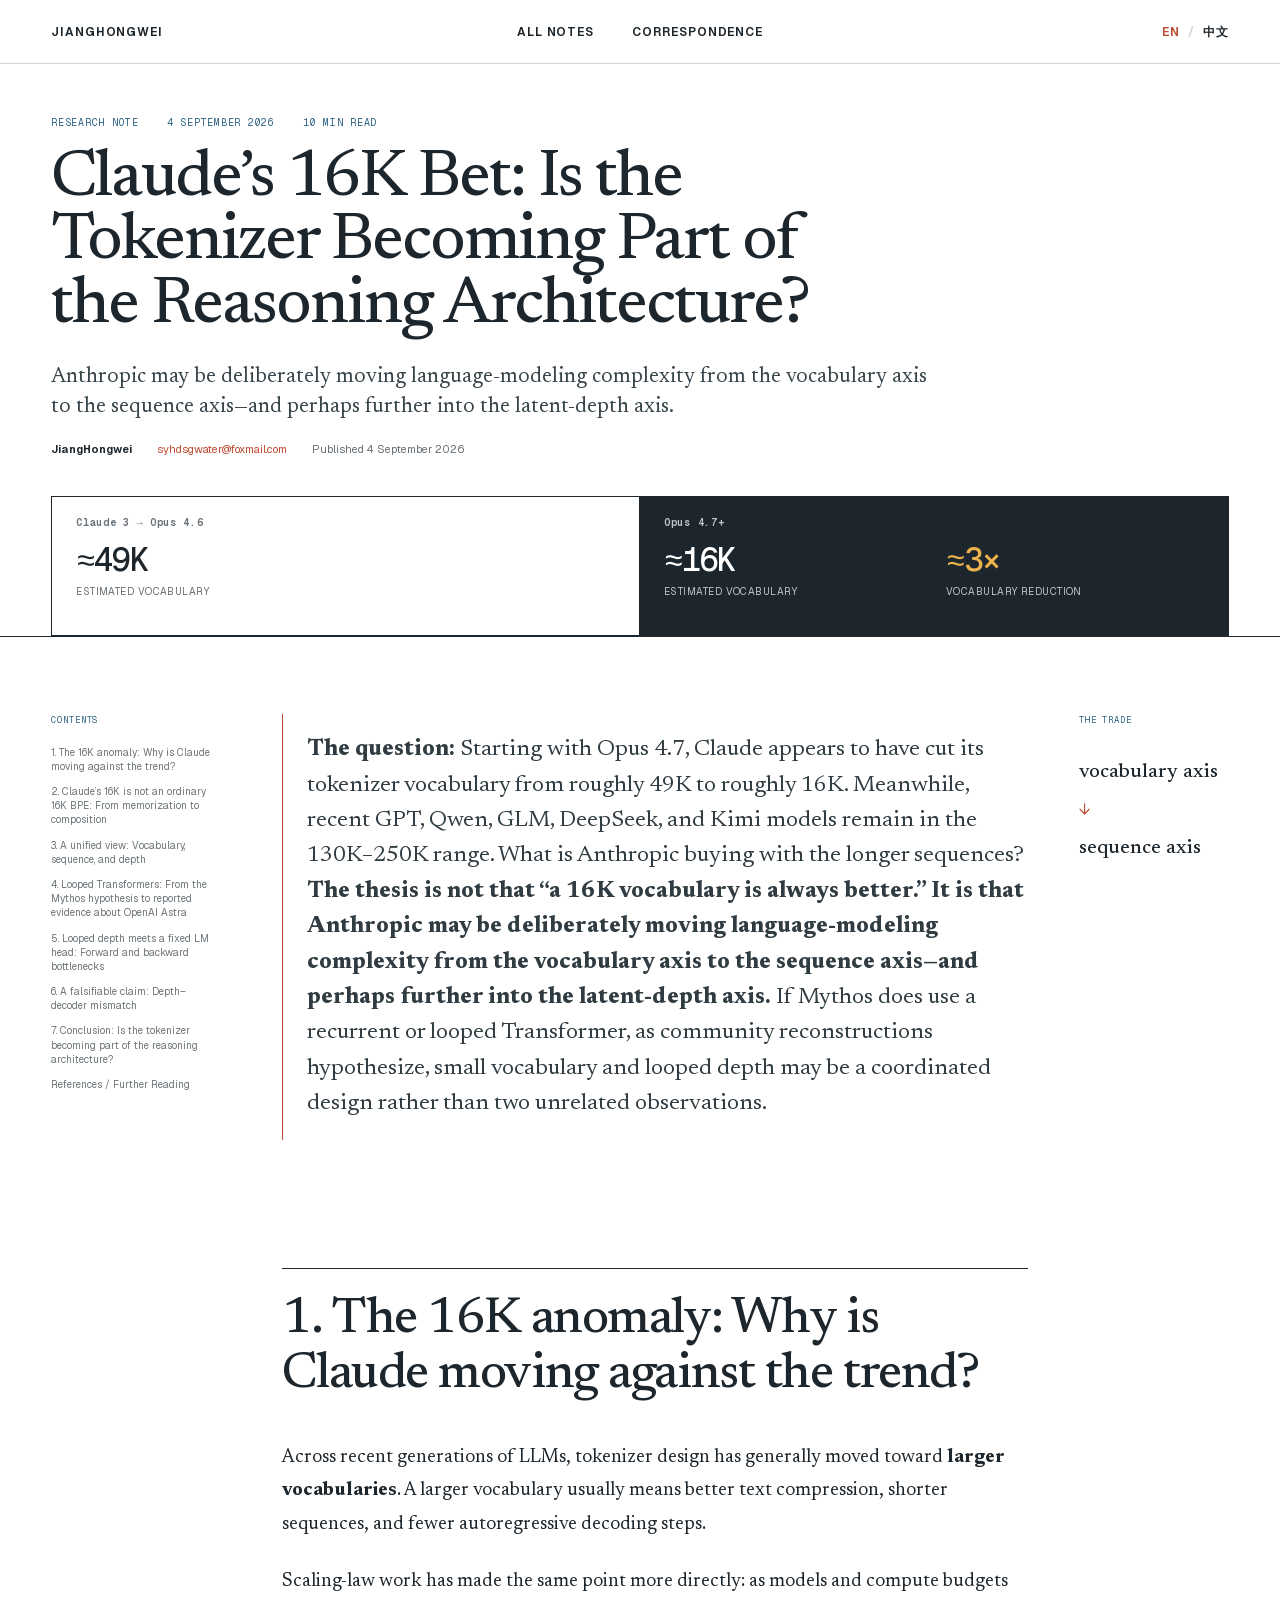
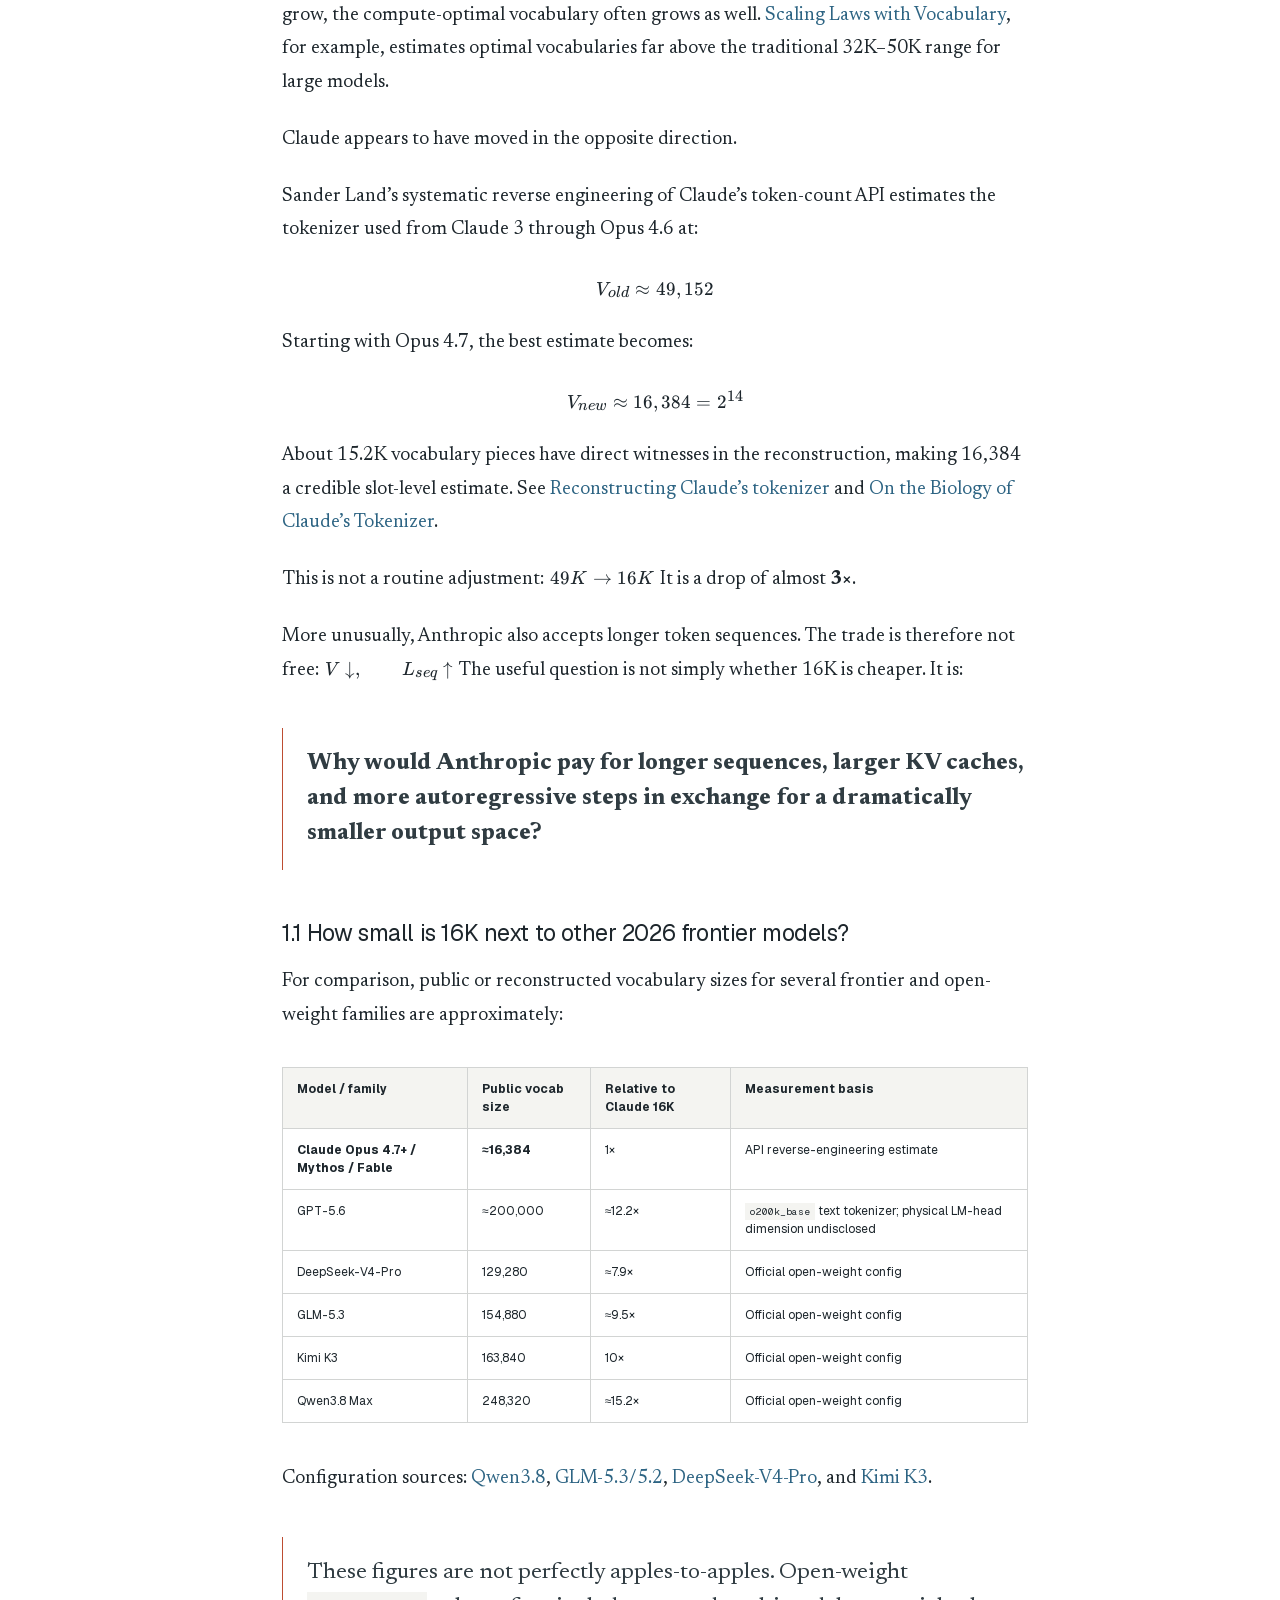
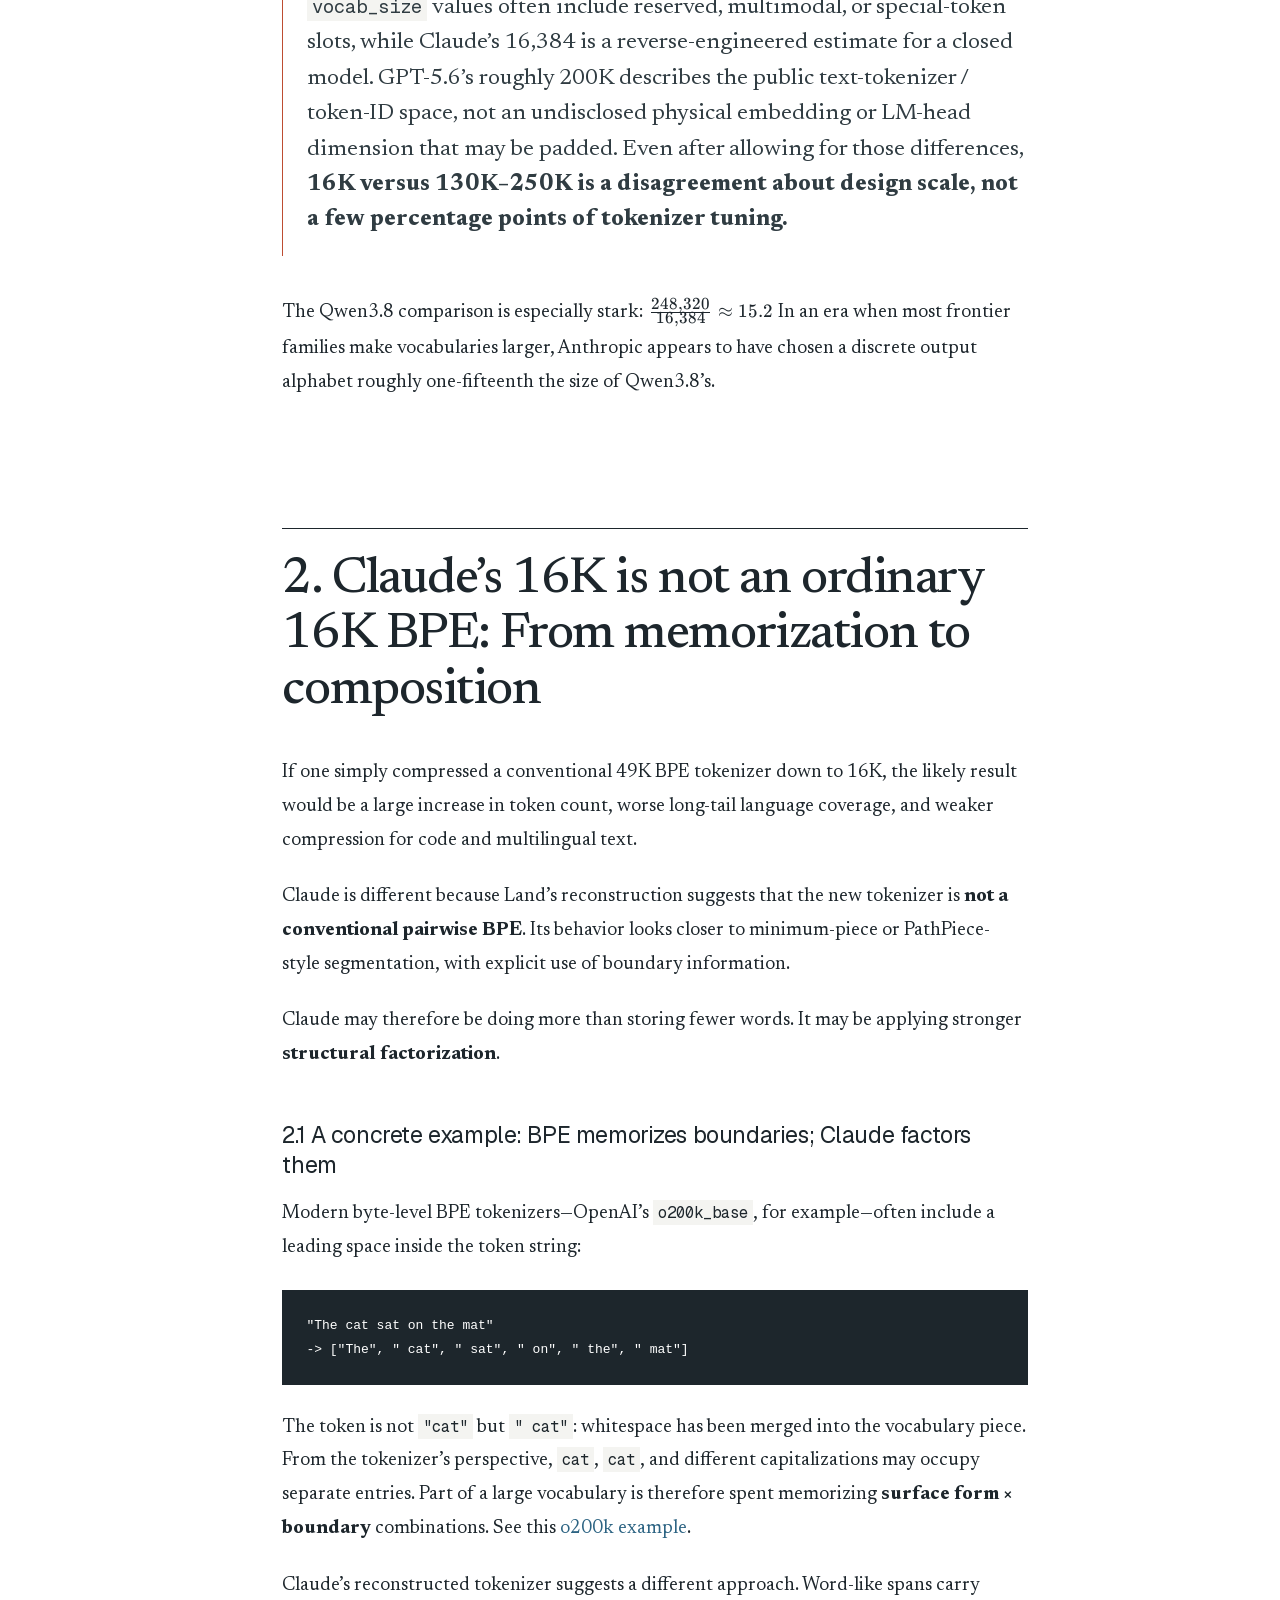
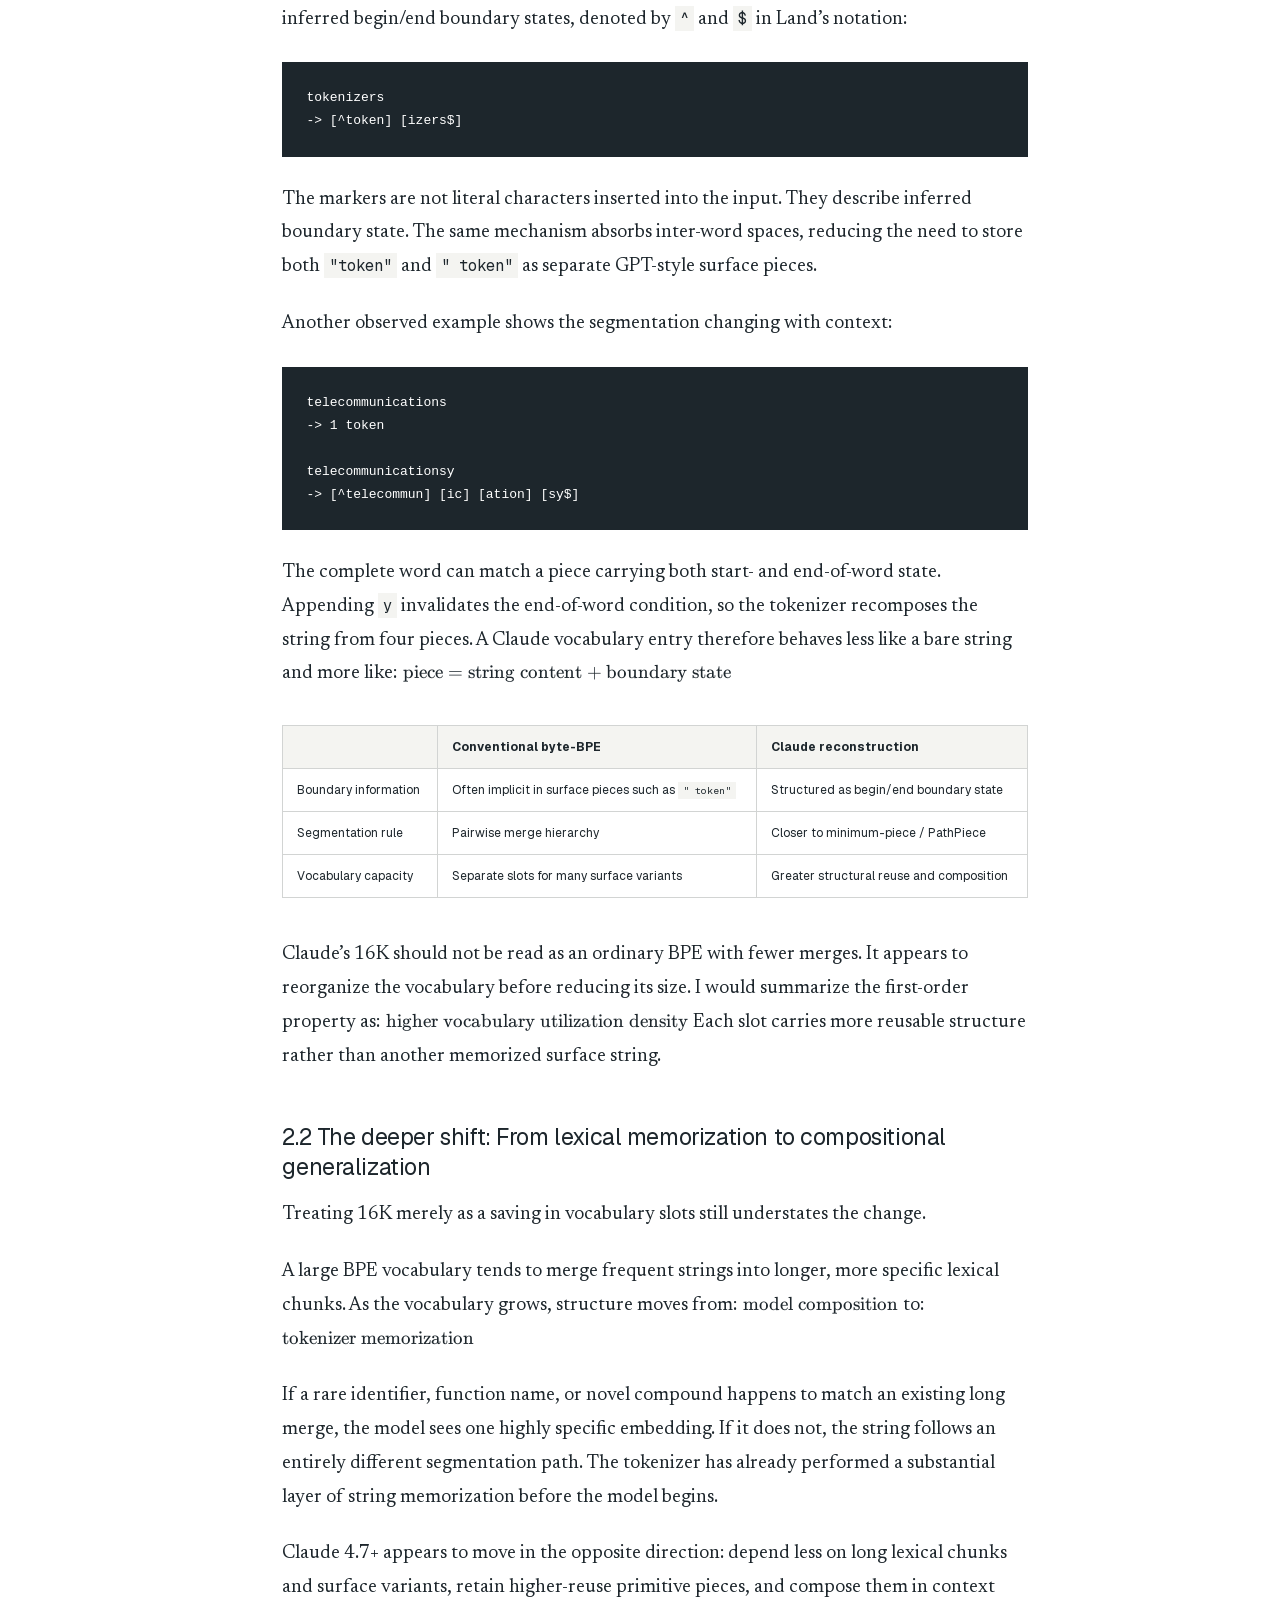
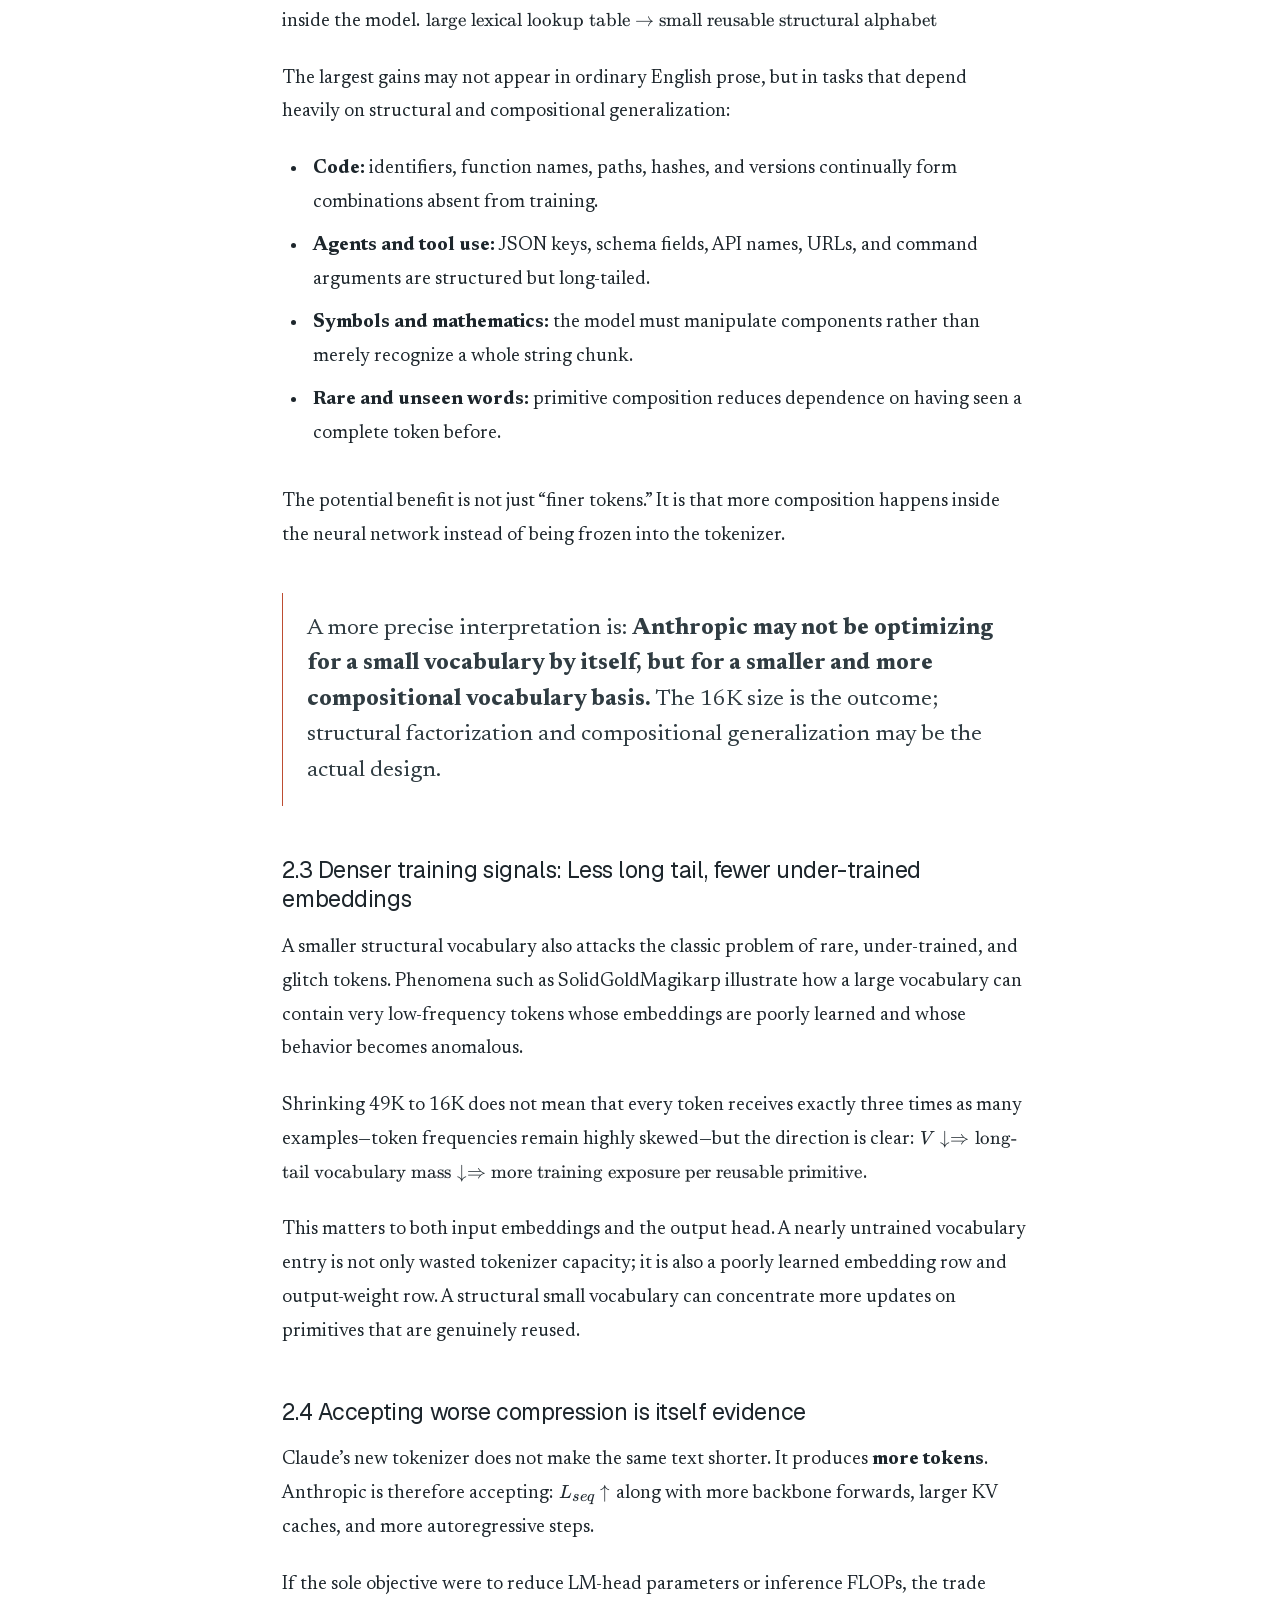
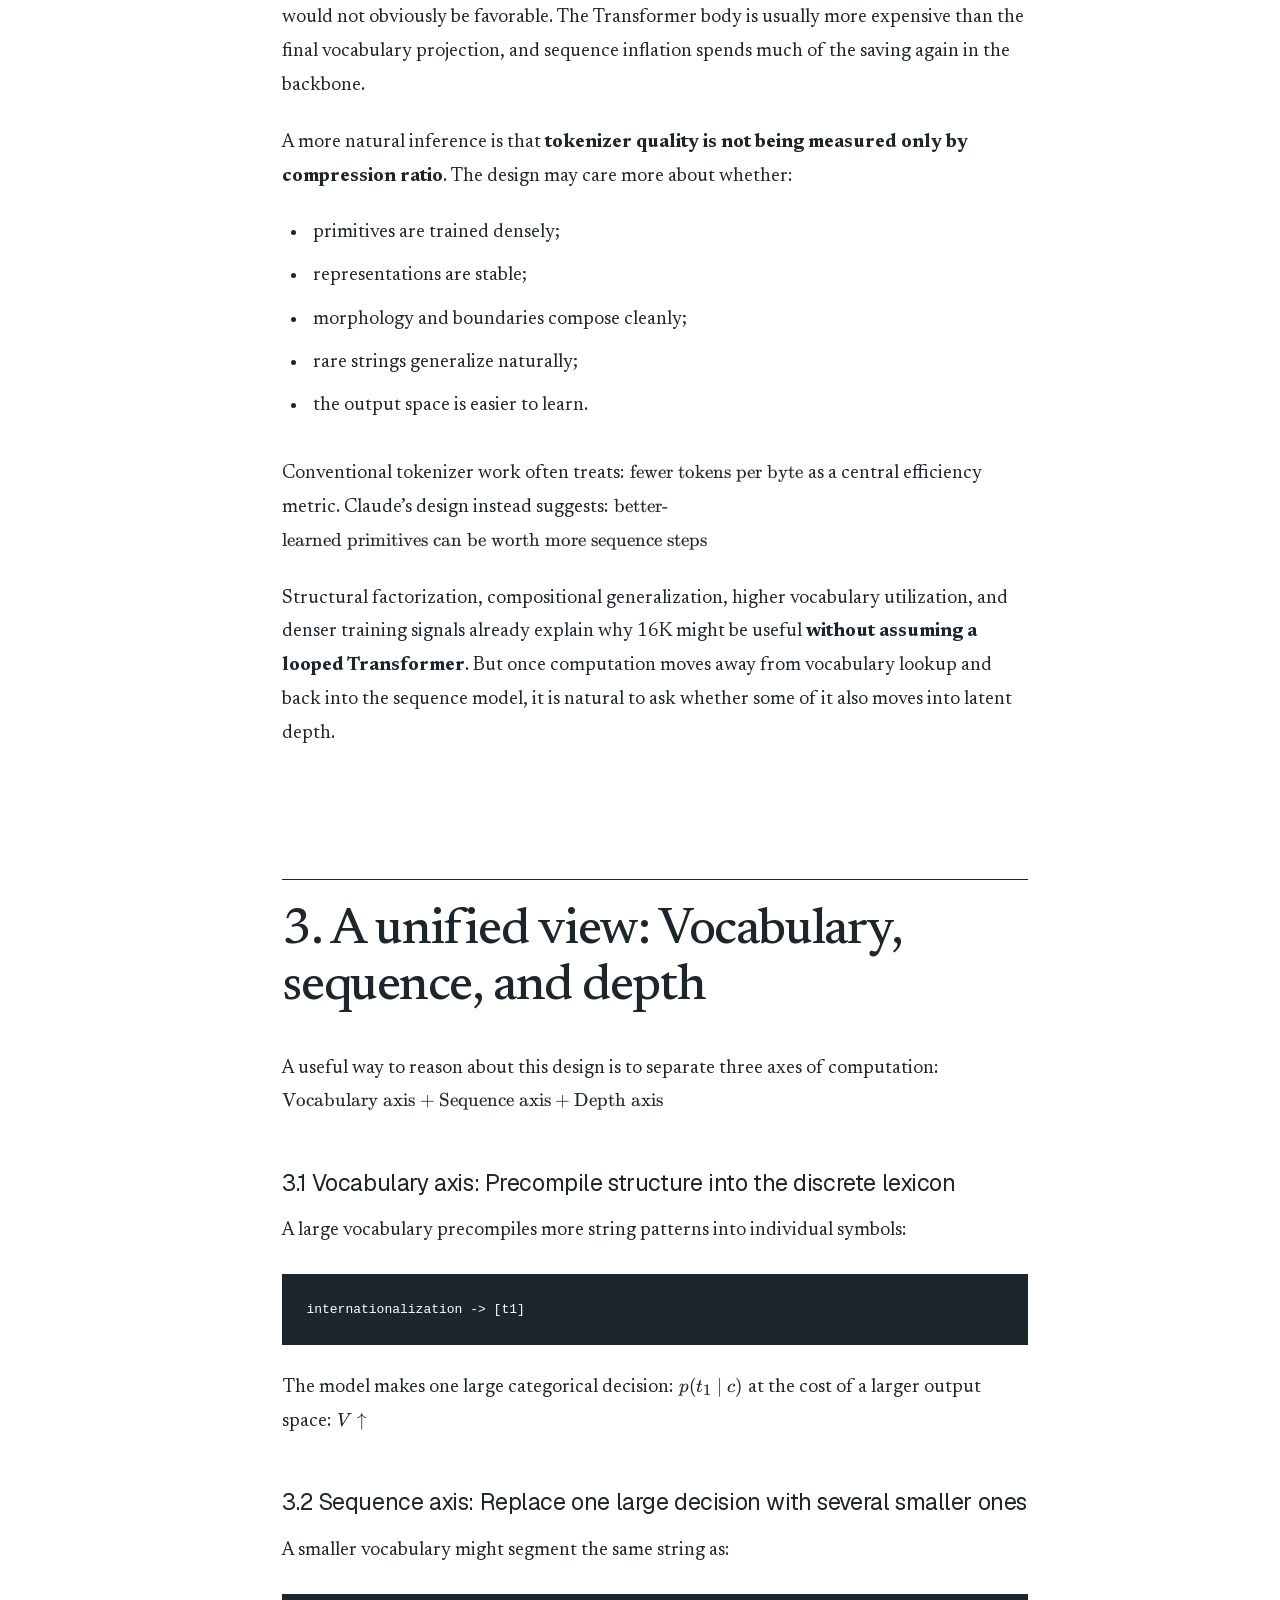
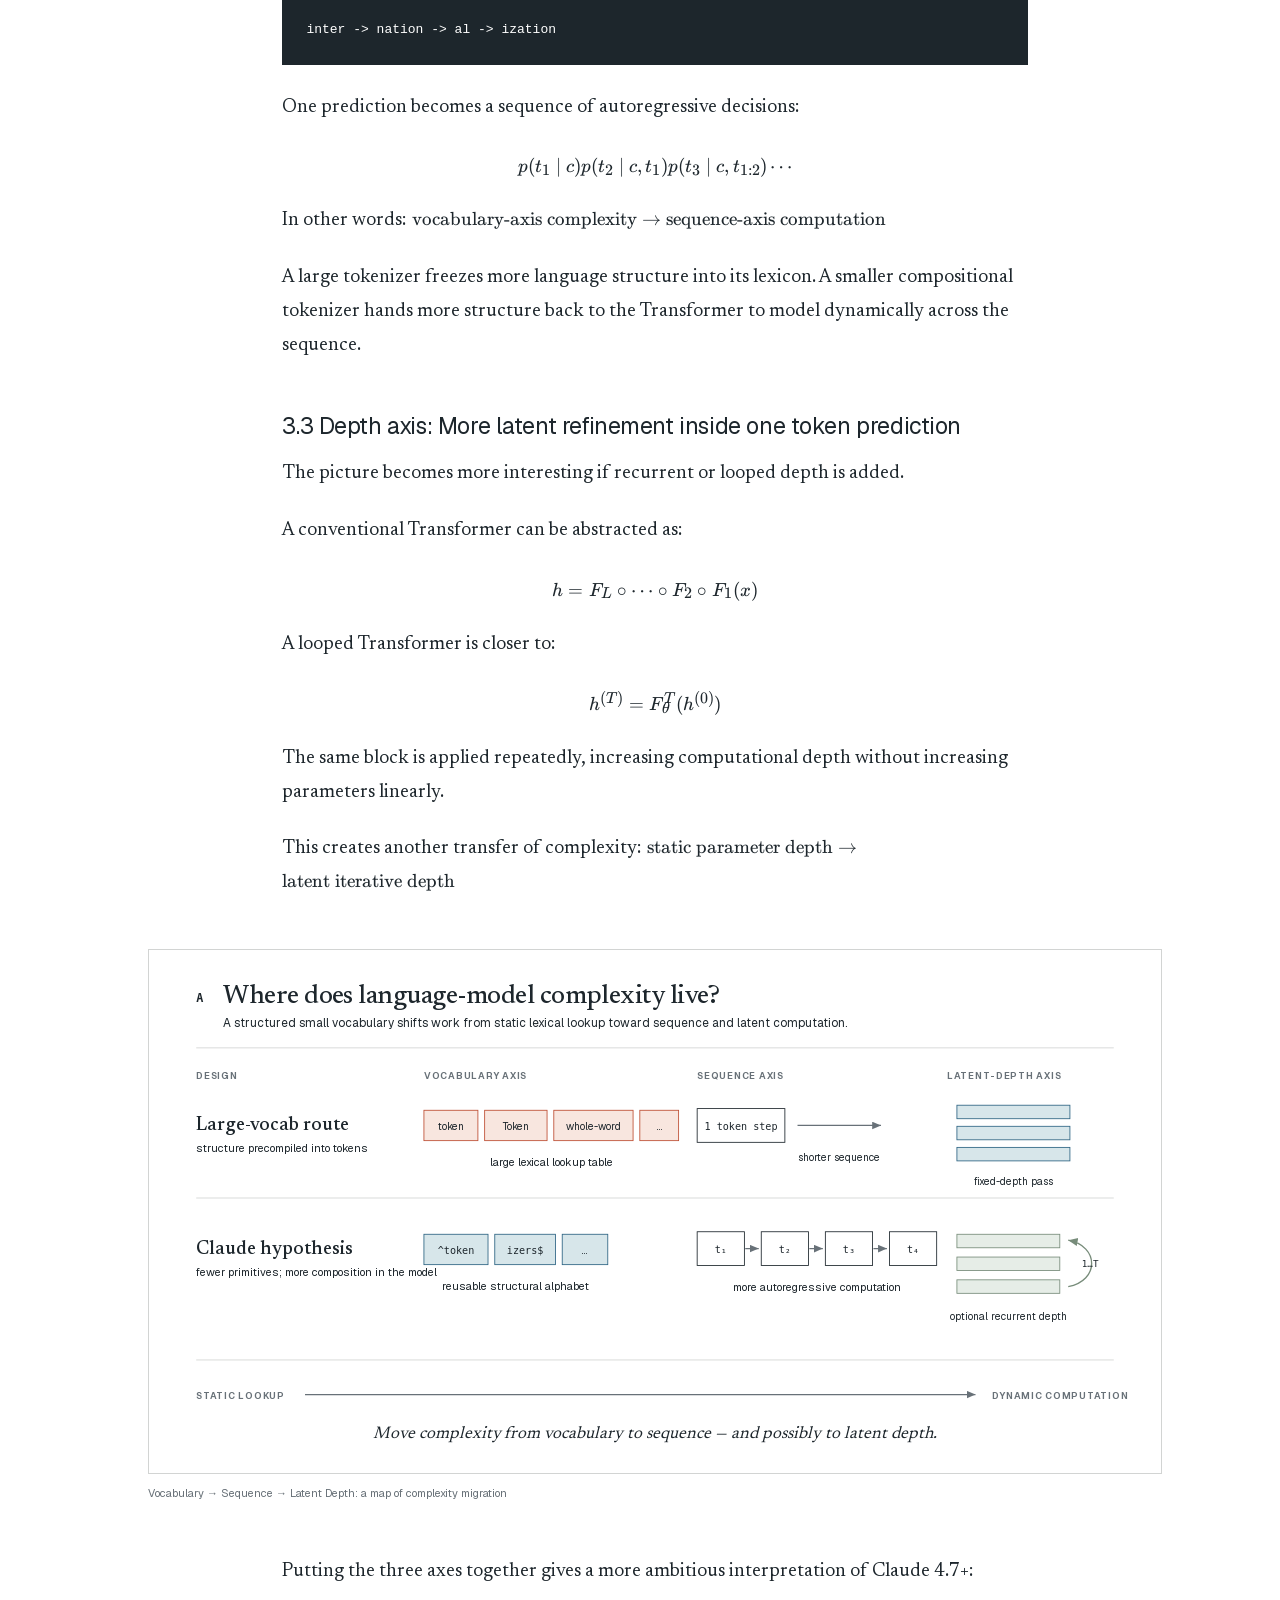
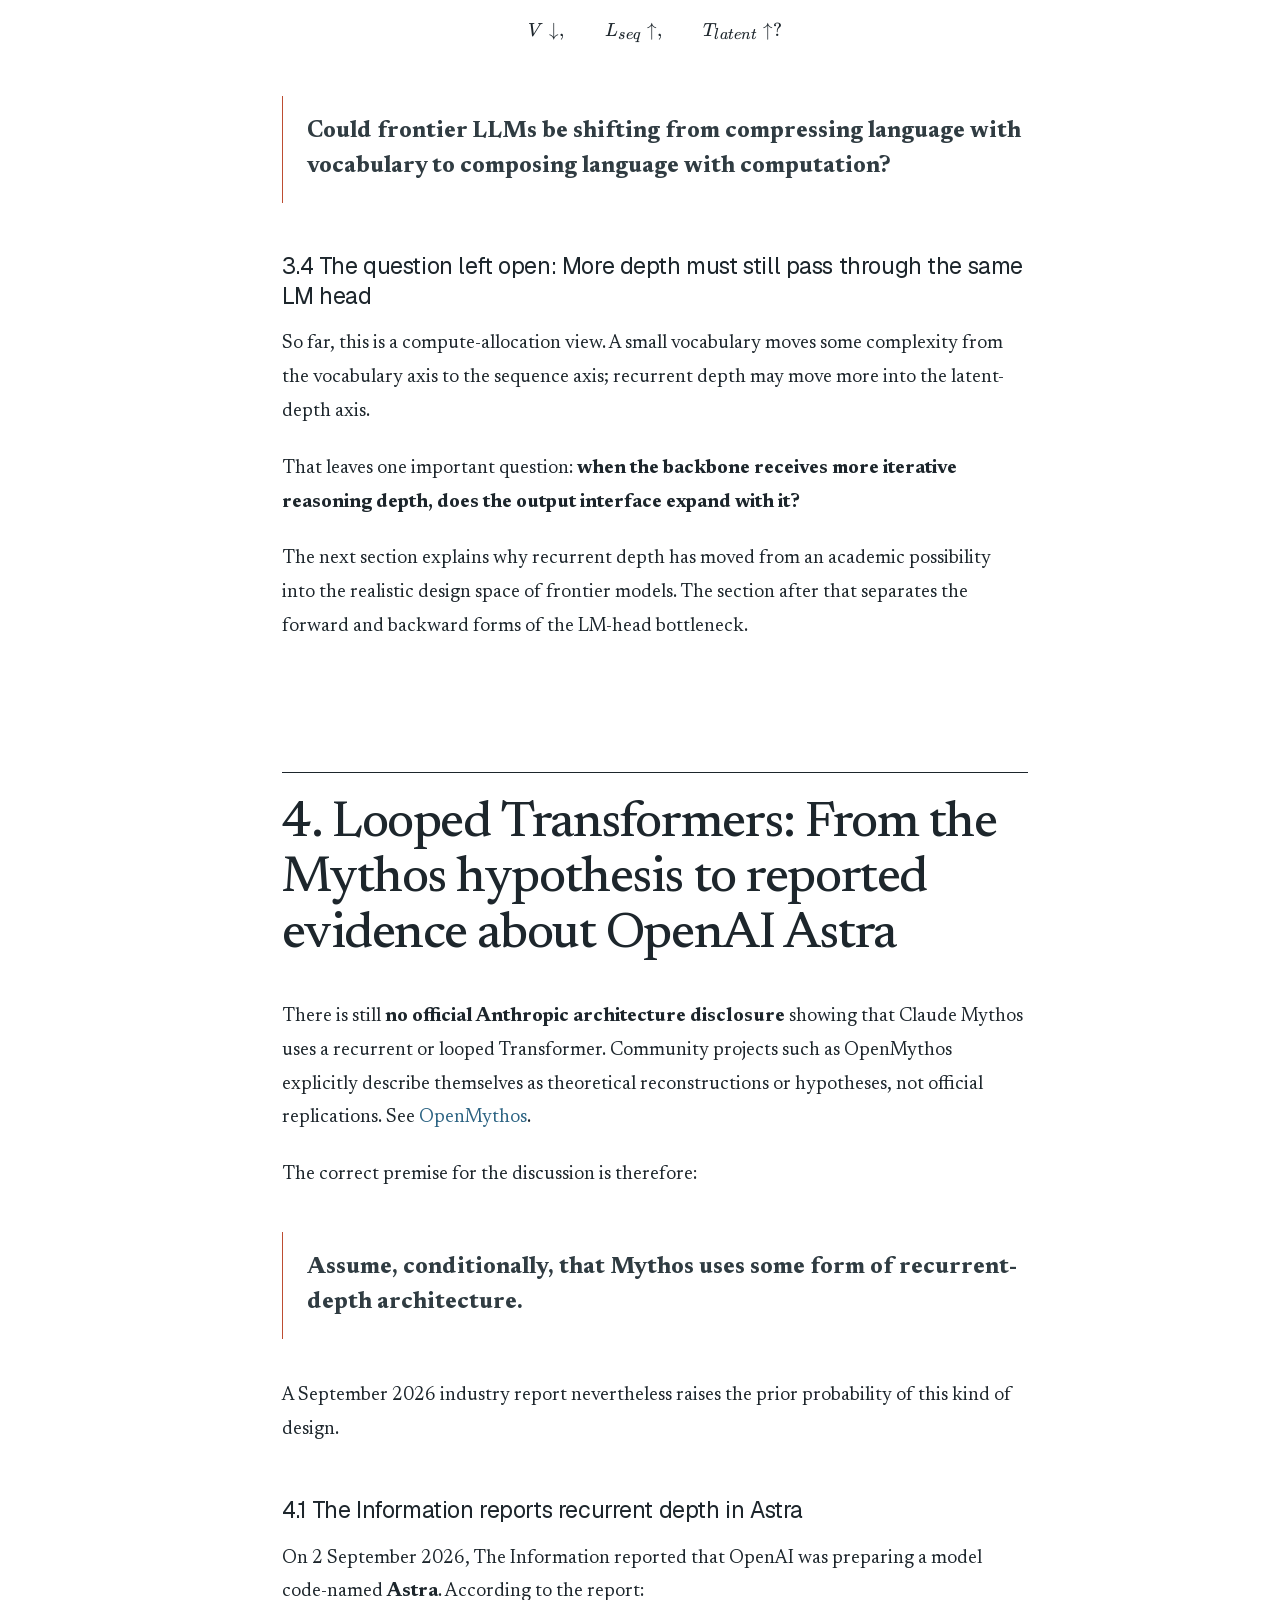
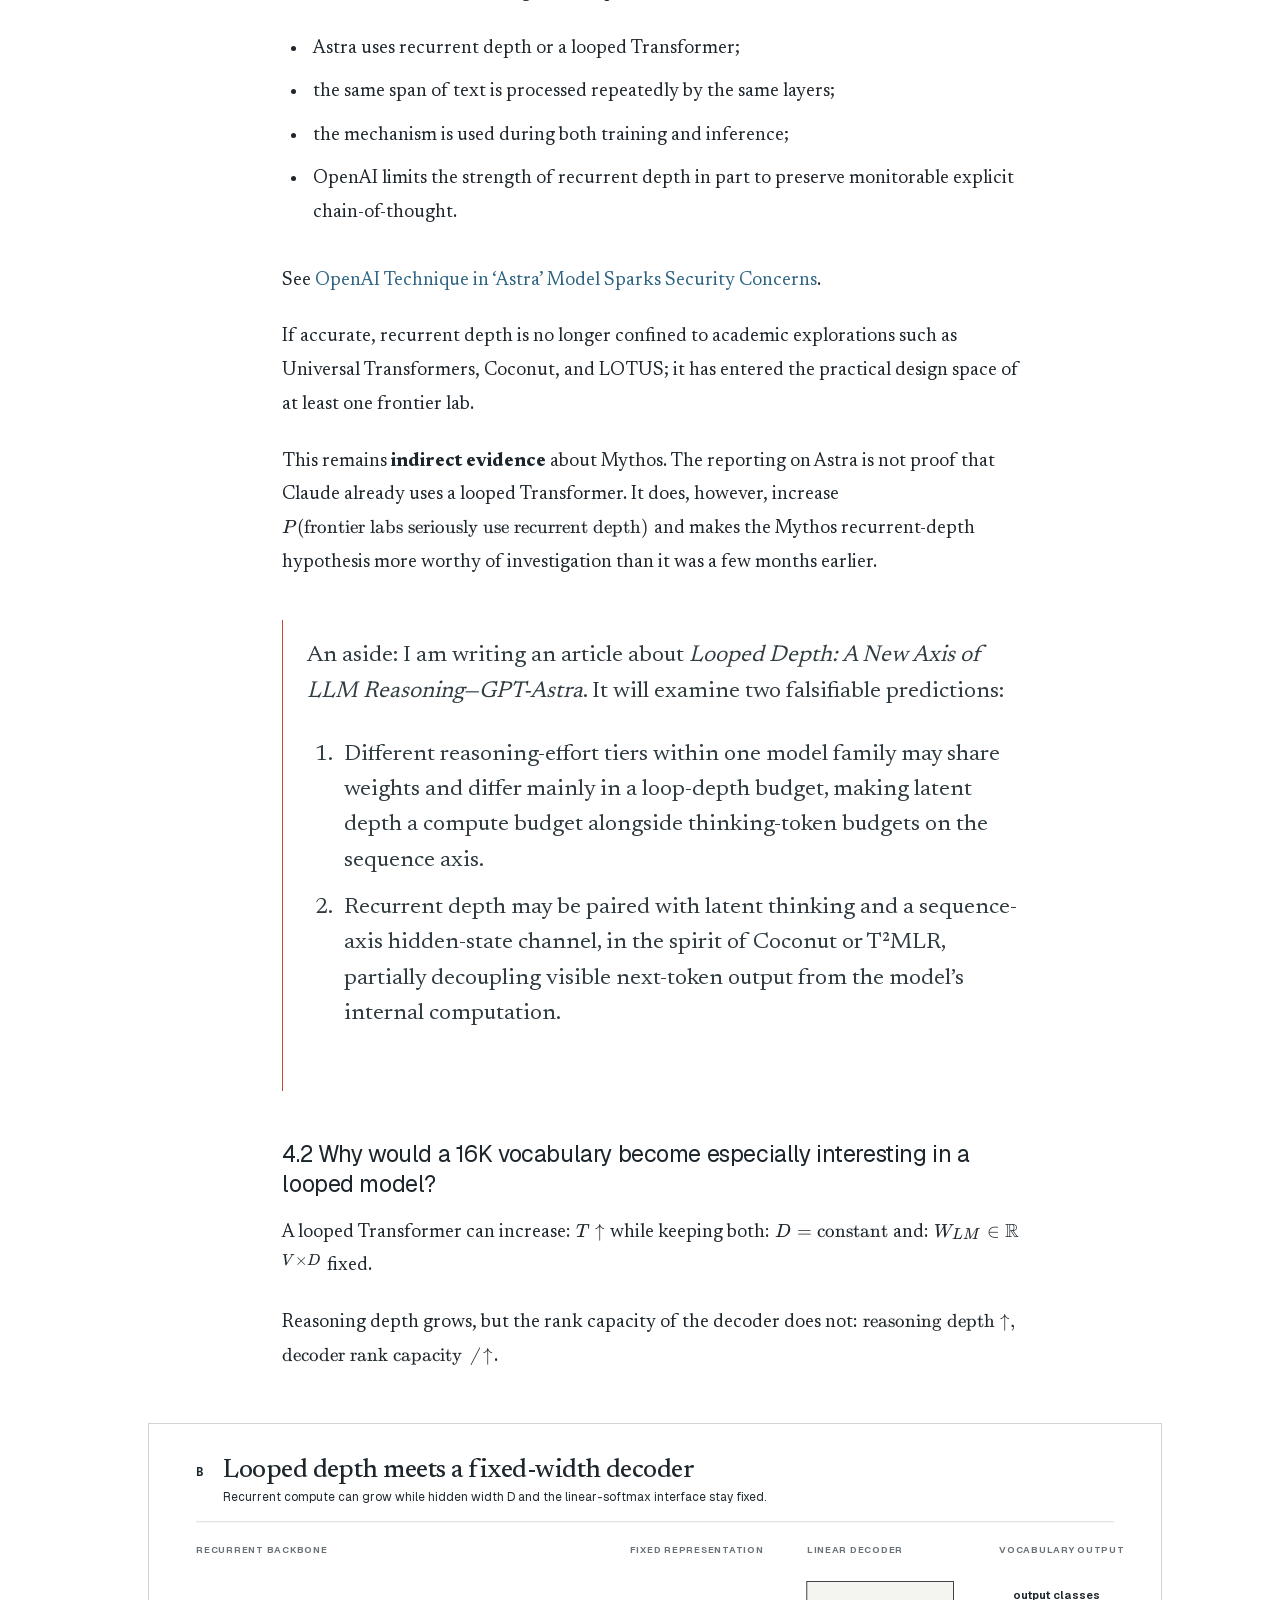
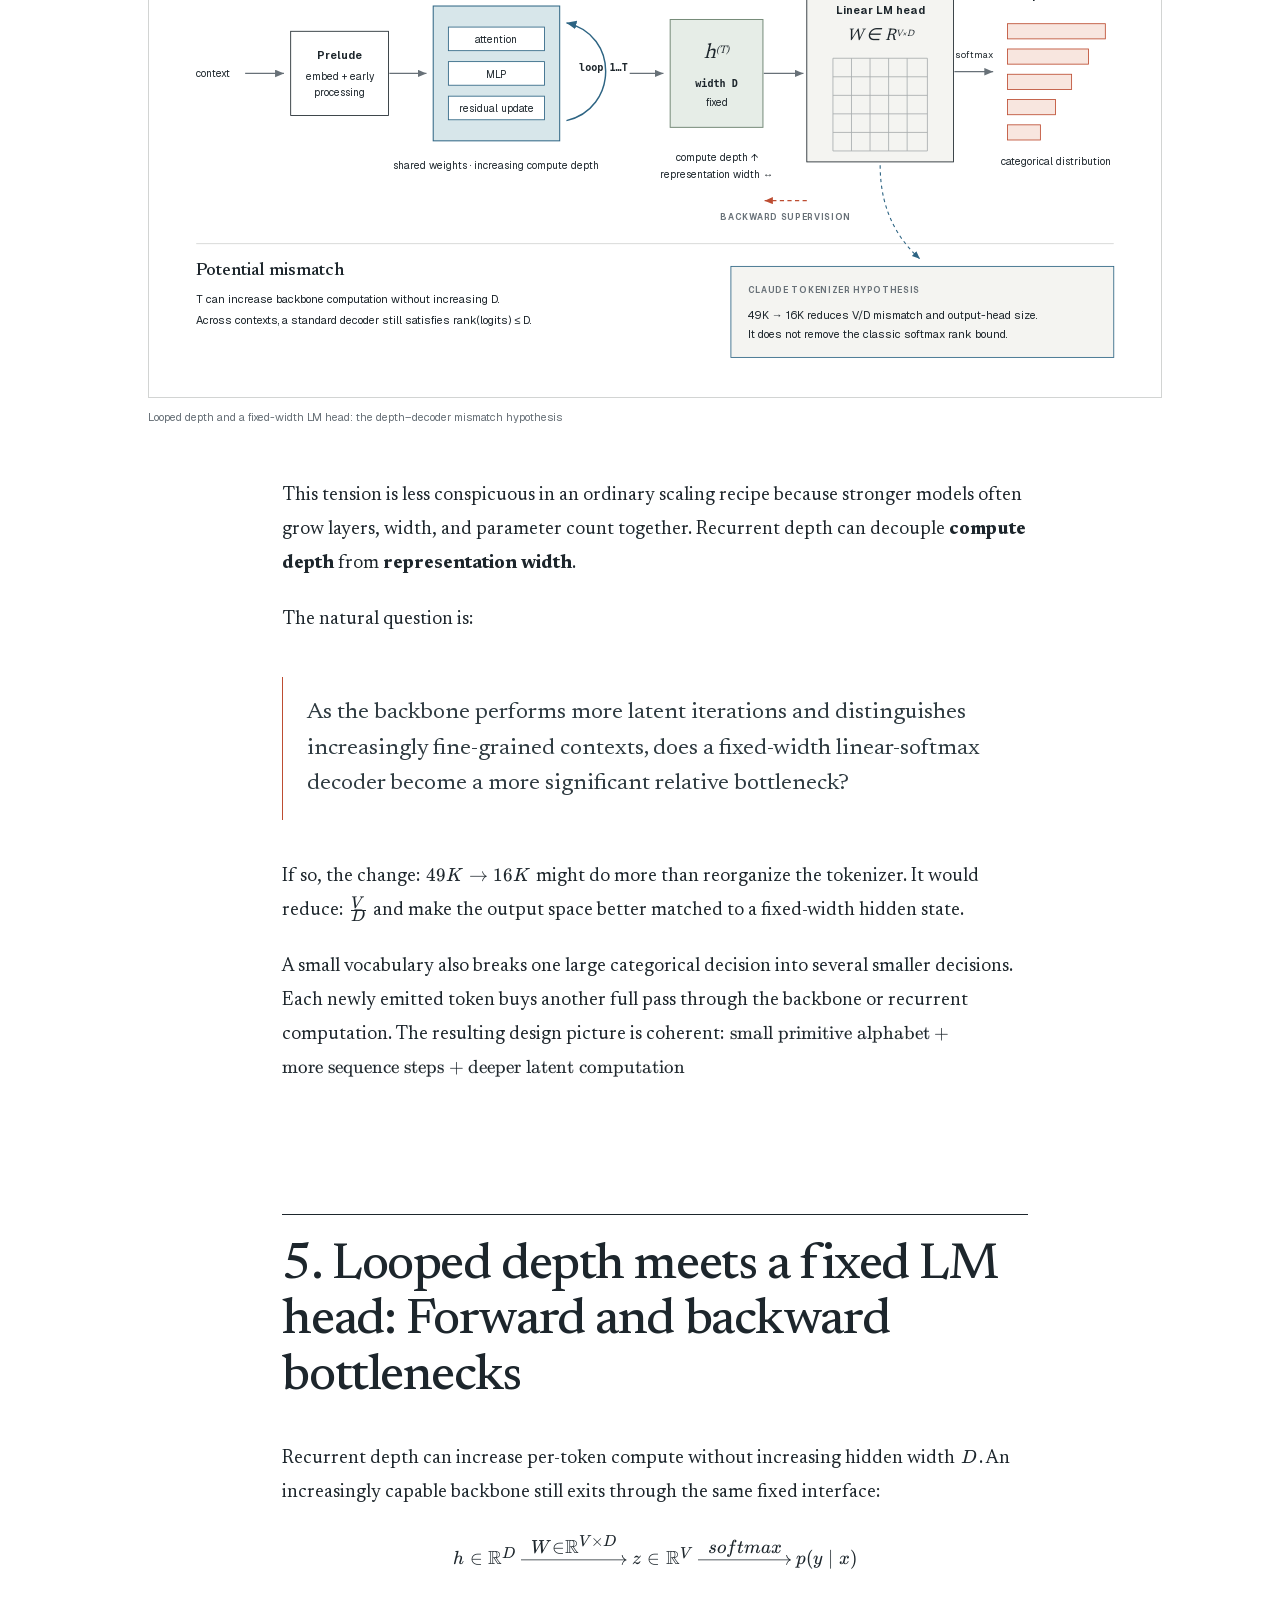
<file: en/notes/claude-16k-tokenizer-reasoning-architecture/index.html>
<!DOCTYPE html><html lang="en"><head><meta charSet="utf-8"/><meta name="viewport" content="width=device-width, initial-scale=1"/><link rel="stylesheet" href="/_next/static/css/index.Digs-9z7.css" data-rsc-css-href="/_next/static/css/index.Digs-9z7.css" data-precedence="vite-rsc/importer-resources"/><title>Claude’s 16K Bet: Is the Tokenizer Becoming Part of the Reasoning Architecture? · JiangHongwei</title><meta name="description" content="Why Anthropic may be shifting language-modeling complexity from vocabulary to sequence—and perhaps latent depth."/><meta name="author" content="JiangHongwei"/><link rel="author" href="mailto:syhdsgwater@foxmail.com"/><meta property="og:title" content="Claude’s 16K Bet: Is the Tokenizer Becoming Part of the Reasoning Architecture?"/><meta property="og:description" content="A hypothesis about Claude’s smaller vocabulary, compositional tokenization, and looped depth."/><meta property="og:type" content="article"/><meta property="article:published_time" content="2026-09-04T00:00:00.000Z"/><meta name="twitter:card" content="summary"/><meta name="twitter:title" content="JiangHongwei — Frontier Learning Field Notes"/><meta name="twitter:description" content="Experiments on frontier learning systems and software-engineering agents."/><link rel="icon" href="/icon.svg?9ac85f8052597596" sizes="any" type="image/svg+xml"/><link rel="canonical" href="https://syhdsgwater.github.io/en/notes/claude-16k-tokenizer-reasoning-architecture"/><link rel="alternate" hrefLang="en" href="https://syhdsgwater.github.io/en/notes/claude-16k-tokenizer-reasoning-architecture"/><link rel="alternate" hrefLang="zh-CN" href="https://syhdsgwater.github.io/zh/notes/claude-16k-tokenizer-reasoning-architecture"/>
<link rel="preload" href="/_next/static/_vinext_fonts/geist-8ac0455e797f/geist-98bbbccb.woff2" as="font" type="font/woff2" crossorigin />
<link rel="preload" href="/_next/static/_vinext_fonts/geist-mono-00e989178794/geist-mono-013b2f2f.woff2" as="font" type="font/woff2" crossorigin />
<link rel="preload" href="/_next/static/_vinext_fonts/newsreader-94c054835b7e/newsreader-2415edd0.woff2" as="font" type="font/woff2" crossorigin />
<style data-vinext-fonts>/* cyrillic-ext */
@font-face {
  font-family: 'Geist';
  font-style: normal;
  font-weight: 100 900;
  font-display: swap;
  src: url(/_next/static/_vinext_fonts/geist-8ac0455e797f/geist-ff2310f5.woff2) format('woff2');
  unicode-range: U+0460-052F, U+1C80-1C8A, U+20B4, U+2DE0-2DFF, U+A640-A69F, U+FE2E-FE2F;
}
/* cyrillic */
@font-face {
  font-family: 'Geist';
  font-style: normal;
  font-weight: 100 900;
  font-display: swap;
  src: url(/_next/static/_vinext_fonts/geist-8ac0455e797f/geist-875ccdd4.woff2) format('woff2');
  unicode-range: U+0301, U+0400-045F, U+0490-0491, U+04B0-04B1, U+2116;
}
/* vietnamese */
@font-face {
  font-family: 'Geist';
  font-style: normal;
  font-weight: 100 900;
  font-display: swap;
  src: url(/_next/static/_vinext_fonts/geist-8ac0455e797f/geist-52306abf.woff2) format('woff2');
  unicode-range: U+0102-0103, U+0110-0111, U+0128-0129, U+0168-0169, U+01A0-01A1, U+01AF-01B0, U+0300-0301, U+0303-0304, U+0308-0309, U+0323, U+0329, U+1EA0-1EF9, U+20AB;
}
/* latin-ext */
@font-face {
  font-family: 'Geist';
  font-style: normal;
  font-weight: 100 900;
  font-display: swap;
  src: url(/_next/static/_vinext_fonts/geist-8ac0455e797f/geist-001175b1.woff2) format('woff2');
  unicode-range: U+0100-02BA, U+02BD-02C5, U+02C7-02CC, U+02CE-02D7, U+02DD-02FF, U+0304, U+0308, U+0329, U+1D00-1DBF, U+1E00-1E9F, U+1EF2-1EFF, U+2020, U+20A0-20AB, U+20AD-20C0, U+2113, U+2C60-2C7F, U+A720-A7FF;
}
/* latin */
@font-face {
  font-family: 'Geist';
  font-style: normal;
  font-weight: 100 900;
  font-display: swap;
  src: url(/_next/static/_vinext_fonts/geist-8ac0455e797f/geist-98bbbccb.woff2) format('woff2');
  unicode-range: U+0000-00FF, U+0131, U+0152-0153, U+02BB-02BC, U+02C6, U+02DA, U+02DC, U+0304, U+0308, U+0329, U+2000-206F, U+20AC, U+2122, U+2191, U+2193, U+2212, U+2215, U+FEFF, U+FFFD;
}

@font-face {
  font-family: 'Geist Fallback';
  src: local("Arial");
  ascent-override: 95.94%;
  descent-override: 28.16%;
  line-gap-override: 0.00%;
  size-adjust: 104.76%;
}

.__font_geist_1x7d0xu { font-family: 'Geist', 'Geist Fallback'; font-style: normal; }

.__variable_geist_1x7d0xu { --font-sans: 'Geist', 'Geist Fallback'; }

/* cyrillic-ext */
@font-face {
  font-family: 'Geist Mono';
  font-style: normal;
  font-weight: 100 900;
  font-display: swap;
  src: url(/_next/static/_vinext_fonts/geist-mono-00e989178794/geist-mono-f6b33328.woff2) format('woff2');
  unicode-range: U+0460-052F, U+1C80-1C8A, U+20B4, U+2DE0-2DFF, U+A640-A69F, U+FE2E-FE2F;
}
/* cyrillic */
@font-face {
  font-family: 'Geist Mono';
  font-style: normal;
  font-weight: 100 900;
  font-display: swap;
  src: url(/_next/static/_vinext_fonts/geist-mono-00e989178794/geist-mono-44e03052.woff2) format('woff2');
  unicode-range: U+0301, U+0400-045F, U+0490-0491, U+04B0-04B1, U+2116;
}
/* symbols2 */
@font-face {
  font-family: 'Geist Mono';
  font-style: normal;
  font-weight: 100 900;
  font-display: swap;
  src: url(/_next/static/_vinext_fonts/geist-mono-00e989178794/geist-mono-0638449e.woff2) format('woff2');
  unicode-range: U+2000-2001, U+2004-2008, U+200A, U+23B8-23BD, U+2500-259F;
}
/* vietnamese */
@font-face {
  font-family: 'Geist Mono';
  font-style: normal;
  font-weight: 100 900;
  font-display: swap;
  src: url(/_next/static/_vinext_fonts/geist-mono-00e989178794/geist-mono-971fb274.woff2) format('woff2');
  unicode-range: U+0102-0103, U+0110-0111, U+0128-0129, U+0168-0169, U+01A0-01A1, U+01AF-01B0, U+0300-0301, U+0303-0304, U+0308-0309, U+0323, U+0329, U+1EA0-1EF9, U+20AB;
}
/* latin-ext */
@font-face {
  font-family: 'Geist Mono';
  font-style: normal;
  font-weight: 100 900;
  font-display: swap;
  src: url(/_next/static/_vinext_fonts/geist-mono-00e989178794/geist-mono-44745446.woff2) format('woff2');
  unicode-range: U+0100-02BA, U+02BD-02C5, U+02C7-02CC, U+02CE-02D7, U+02DD-02FF, U+0304, U+0308, U+0329, U+1D00-1DBF, U+1E00-1E9F, U+1EF2-1EFF, U+2020, U+20A0-20AB, U+20AD-20C0, U+2113, U+2C60-2C7F, U+A720-A7FF;
}
/* latin */
@font-face {
  font-family: 'Geist Mono';
  font-style: normal;
  font-weight: 100 900;
  font-display: swap;
  src: url(/_next/static/_vinext_fonts/geist-mono-00e989178794/geist-mono-013b2f2f.woff2) format('woff2');
  unicode-range: U+0000-00FF, U+0131, U+0152-0153, U+02BB-02BC, U+02C6, U+02DA, U+02DC, U+0304, U+0308, U+0329, U+2000-206F, U+20AC, U+2122, U+2191, U+2193, U+2212, U+2215, U+FEFF, U+FFFD;
}

@font-face {
  font-family: 'Geist Mono Fallback';
  src: local("Arial");
  ascent-override: 74.67%;
  descent-override: 21.92%;
  line-gap-override: 0.00%;
  size-adjust: 134.59%;
}

.__font_geist_mono_0f4jdpq { font-family: 'Geist Mono', 'Geist Mono Fallback'; font-style: normal; }

.__variable_geist_mono_0f4jdpq { --font-mono: 'Geist Mono', 'Geist Mono Fallback'; }

/* vietnamese */
@font-face {
  font-family: 'Newsreader';
  font-style: normal;
  font-weight: 200 800;
  font-display: swap;
  src: url(/_next/static/_vinext_fonts/newsreader-94c054835b7e/newsreader-cdecad9c.woff2) format('woff2');
  unicode-range: U+0102-0103, U+0110-0111, U+0128-0129, U+0168-0169, U+01A0-01A1, U+01AF-01B0, U+0300-0301, U+0303-0304, U+0308-0309, U+0323, U+0329, U+1EA0-1EF9, U+20AB;
}
/* latin-ext */
@font-face {
  font-family: 'Newsreader';
  font-style: normal;
  font-weight: 200 800;
  font-display: swap;
  src: url(/_next/static/_vinext_fonts/newsreader-94c054835b7e/newsreader-a239d8f4.woff2) format('woff2');
  unicode-range: U+0100-02BA, U+02BD-02C5, U+02C7-02CC, U+02CE-02D7, U+02DD-02FF, U+0304, U+0308, U+0329, U+1D00-1DBF, U+1E00-1E9F, U+1EF2-1EFF, U+2020, U+20A0-20AB, U+20AD-20C0, U+2113, U+2C60-2C7F, U+A720-A7FF;
}
/* latin */
@font-face {
  font-family: 'Newsreader';
  font-style: normal;
  font-weight: 200 800;
  font-display: swap;
  src: url(/_next/static/_vinext_fonts/newsreader-94c054835b7e/newsreader-2415edd0.woff2) format('woff2');
  unicode-range: U+0000-00FF, U+0131, U+0152-0153, U+02BB-02BC, U+02C6, U+02DA, U+02DC, U+0304, U+0308, U+0329, U+2000-206F, U+20AC, U+2122, U+2191, U+2193, U+2212, U+2215, U+FEFF, U+FFFD;
}

@font-face {
  font-family: 'Newsreader Fallback';
  src: local("Times New Roman");
  ascent-override: 69.68%;
  descent-override: 25.12%;
  line-gap-override: 0.00%;
  size-adjust: 105.48%;
}

.__font_newsreader_1ia8sbx { font-family: 'Newsreader', 'Newsreader Fallback'; font-style: normal; }

.__variable_newsreader_1ia8sbx { --font-serif: 'Newsreader', 'Newsreader Fallback'; }
</style>
</head><body class="__variable_geist_1x7d0xu __variable_geist_mono_0f4jdpq __variable_newsreader_1ia8sbx"><main class="research-page " lang="en"><header class="site-header article-site-header"><a class="brand" href="/" aria-label="JiangHongwei home"><span>JiangHongwei</span></a><nav aria-label="Primary navigation"><a href="/">All notes</a><a href="mailto:syhdsgwater@foxmail.com">Correspondence</a></nav><div class="language-switch" aria-label="Language"><a class="current-language" href="#" aria-current="page">EN</a><span aria-hidden="true">/</span><a href="/zh/notes/claude-16k-tokenizer-reasoning-architecture">中文</a></div></header><header class="article-hero"><div class="article-meta-line"><span>Research note</span><span>4 September 2026</span><span>10 min read</span></div><h1>Claude’s 16K Bet: Is the Tokenizer Becoming Part of the Reasoning Architecture?</h1><p class="article-deck">Anthropic may be deliberately moving language-modeling complexity from the vocabulary axis to the sequence axis—and perhaps further into the latent-depth axis.</p><div class="article-author"><span>JiangHongwei</span><a href="mailto:syhdsgwater@foxmail.com">syhdsgwater@foxmail.com</a><span>Published 4 September 2026</span></div><div class="article-comparison" aria-label="Claude tokenizer vocabulary change"><div class="comparison-model "><p>Claude 3 → Opus 4.6</p><dl><div><dt>estimated vocabulary</dt><dd>≈49K</dd></div></dl></div><div class="comparison-model comparison-model-emphasis"><p>Opus 4.7+</p><dl><div><dt>estimated vocabulary</dt><dd>≈16K</dd></div><div><dt>vocabulary reduction</dt><dd>≈3×</dd></div></dl></div></div></header><div class="article-layout"><aside class="article-toc" aria-label="Contents"><p>Contents</p><ol><li><a href="#1-the-16k-anomaly-why-is-claude-moving-against-the-trend">1. The 16K anomaly: Why is Claude moving against the trend?</a></li><li><a href="#2-claude-s-16k-is-not-an-ordinary-16k-bpe-from-memorization-to-composition">2. Claude’s 16K is not an ordinary 16K BPE: From memorization to composition</a></li><li><a href="#3-a-unified-view-vocabulary-sequence-and-depth">3. A unified view: Vocabulary, sequence, and depth</a></li><li><a href="#4-looped-transformers-from-the-mythos-hypothesis-to-reported-evidence-about-openai-astra">4. Looped Transformers: From the Mythos hypothesis to reported evidence about OpenAI Astra</a></li><li><a href="#5-looped-depth-meets-a-fixed-lm-head-forward-and-backward-bottlenecks">5. Looped depth meets a fixed LM head: Forward and backward bottlenecks</a></li><li><a href="#6-a-falsifiable-claim-depth-decoder-mismatch">6. A falsifiable claim: Depth–decoder mismatch</a></li><li><a href="#7-conclusion-is-the-tokenizer-becoming-part-of-the-reasoning-architecture">7. Conclusion: Is the tokenizer becoming part of the reasoning architecture?</a></li><li><a href="#references-further-reading">References / Further Reading</a></li></ol></aside><article class="article-body"><blockquote>
<p><strong>The question:</strong> Starting with Opus 4.7, Claude appears to have cut its tokenizer vocabulary from roughly 49K to roughly 16K. Meanwhile, recent GPT, Qwen, GLM, DeepSeek, and Kimi models remain in the 130K–250K range. What is Anthropic buying with the longer sequences?
<strong>The thesis is not that “a 16K vocabulary is always better.” It is that Anthropic may be deliberately moving language-modeling complexity from the vocabulary axis to the sequence axis—and perhaps further into the latent-depth axis.</strong> If Mythos does use a recurrent or looped Transformer, as community reconstructions hypothesize, small vocabulary and looped depth may be a coordinated design rather than two unrelated observations.</p>
</blockquote>
<h2 id="1-the-16k-anomaly-why-is-claude-moving-against-the-trend"><a class="heading-anchor" href="#1-the-16k-anomaly-why-is-claude-moving-against-the-trend" aria-label="Link to 1. The 16K anomaly: Why is Claude moving against the trend?">#</a>1. The 16K anomaly: Why is Claude moving against the trend?</h2>
<p>Across recent generations of LLMs, tokenizer design has generally moved toward <strong>larger vocabularies</strong>. A larger vocabulary usually means better text compression, shorter sequences, and fewer autoregressive decoding steps.</p>
<p>Scaling-law work has made the same point more directly: as models and compute budgets grow, the compute-optimal vocabulary often grows as well. <a href="https://arxiv.org/abs/2407.13623" target="_blank" rel="noreferrer">Scaling Laws with Vocabulary</a>, for example, estimates optimal vocabularies far above the traditional 32K–50K range for large models.</p>
<p>Claude appears to have moved in the opposite direction.</p>
<p>Sander Land’s systematic reverse engineering of Claude’s token-count API estimates the tokenizer used from Claude 3 through Opus 4.6 at:</p>
<span class="katex-display"><span class="katex"><span class="katex-mathml"><math xmlns="http://www.w3.org/1998/Math/MathML" display="block"><semantics><mrow><msub><mi>V</mi><mrow><mi>o</mi><mi>l</mi><mi>d</mi></mrow></msub><mo>≈</mo><mn>49</mn><mo separator="true">,</mo><mn>152</mn></mrow><annotation encoding="application/x-tex">V_{old}\approx49,152</annotation></semantics></math></span><span class="katex-html" aria-hidden="true"><span class="base"><span class="strut" style="height:0.8333em;vertical-align:-0.15em"></span><span class="mord"><span class="mord mathnormal" style="margin-right:0.2222em">V</span><span class="msupsub"><span class="vlist-t vlist-t2"><span class="vlist-r"><span class="vlist" style="height:0.3361em"><span style="top:-2.55em;margin-left:-0.2222em;margin-right:0.05em"><span class="pstrut" style="height:2.7em"></span><span class="sizing reset-size6 size3 mtight"><span class="mord mtight"><span class="mord mathnormal mtight">o</span><span class="mord mathnormal mtight" style="margin-right:0.0197em">l</span><span class="mord mathnormal mtight">d</span></span></span></span></span><span class="vlist-s">​</span></span><span class="vlist-r"><span class="vlist" style="height:0.15em"><span></span></span></span></span></span></span><span class="mspace" style="margin-right:0.2778em"></span><span class="mrel">≈</span><span class="mspace" style="margin-right:0.2778em"></span></span><span class="base"><span class="strut" style="height:0.8389em;vertical-align:-0.1944em"></span><span class="mord">49</span><span class="mpunct">,</span><span class="mspace" style="margin-right:0.1667em"></span><span class="mord">152</span></span></span></span></span>
<p>Starting with Opus 4.7, the best estimate becomes:</p>
<span class="katex-display"><span class="katex"><span class="katex-mathml"><math xmlns="http://www.w3.org/1998/Math/MathML" display="block"><semantics><mrow><msub><mi>V</mi><mrow><mi>n</mi><mi>e</mi><mi>w</mi></mrow></msub><mo>≈</mo><mn>16</mn><mo separator="true">,</mo><mn>384</mn><mo>=</mo><msup><mn>2</mn><mn>14</mn></msup></mrow><annotation encoding="application/x-tex">V_{new}\approx16,384=2^{14}</annotation></semantics></math></span><span class="katex-html" aria-hidden="true"><span class="base"><span class="strut" style="height:0.8333em;vertical-align:-0.15em"></span><span class="mord"><span class="mord mathnormal" style="margin-right:0.2222em">V</span><span class="msupsub"><span class="vlist-t vlist-t2"><span class="vlist-r"><span class="vlist" style="height:0.1514em"><span style="top:-2.55em;margin-left:-0.2222em;margin-right:0.05em"><span class="pstrut" style="height:2.7em"></span><span class="sizing reset-size6 size3 mtight"><span class="mord mtight"><span class="mord mathnormal mtight">n</span><span class="mord mathnormal mtight">e</span><span class="mord mathnormal mtight" style="margin-right:0.0269em">w</span></span></span></span></span><span class="vlist-s">​</span></span><span class="vlist-r"><span class="vlist" style="height:0.15em"><span></span></span></span></span></span></span><span class="mspace" style="margin-right:0.2778em"></span><span class="mrel">≈</span><span class="mspace" style="margin-right:0.2778em"></span></span><span class="base"><span class="strut" style="height:0.8389em;vertical-align:-0.1944em"></span><span class="mord">16</span><span class="mpunct">,</span><span class="mspace" style="margin-right:0.1667em"></span><span class="mord">384</span><span class="mspace" style="margin-right:0.2778em"></span><span class="mrel">=</span><span class="mspace" style="margin-right:0.2778em"></span></span><span class="base"><span class="strut" style="height:0.8641em"></span><span class="mord"><span class="mord">2</span><span class="msupsub"><span class="vlist-t"><span class="vlist-r"><span class="vlist" style="height:0.8641em"><span style="top:-3.113em;margin-right:0.05em"><span class="pstrut" style="height:2.7em"></span><span class="sizing reset-size6 size3 mtight"><span class="mord mtight"><span class="mord mtight">14</span></span></span></span></span></span></span></span></span></span></span></span></span>
<p>About 15.2K vocabulary pieces have direct witnesses in the reconstruction, making 16,384 a credible slot-level estimate. See <a href="https://www.tokenize.rs/claude" target="_blank" rel="noreferrer">Reconstructing Claude’s tokenizer</a> and <a href="https://tokencontributions.substack.com/p/on-the-biology-of-claudes-tokenizer" target="_blank" rel="noreferrer">On the Biology of Claude’s Tokenizer</a>.</p>
<p>This is not a routine adjustment: <span class="katex"><span class="katex-mathml"><math xmlns="http://www.w3.org/1998/Math/MathML"><semantics><mrow><mn>49</mn><mi>K</mi><mo>→</mo><mn>16</mn><mi>K</mi></mrow><annotation encoding="application/x-tex">49K\rightarrow16K</annotation></semantics></math></span><span class="katex-html" aria-hidden="true"><span class="base"><span class="strut" style="height:0.6833em"></span><span class="mord">49</span><span class="mord mathnormal" style="margin-right:0.0715em">K</span><span class="mspace" style="margin-right:0.2778em"></span><span class="mrel">→</span><span class="mspace" style="margin-right:0.2778em"></span></span><span class="base"><span class="strut" style="height:0.6833em"></span><span class="mord">16</span><span class="mord mathnormal" style="margin-right:0.0715em">K</span></span></span></span> It is a drop of almost <strong>3×</strong>.</p>
<p>More unusually, Anthropic also accepts longer token sequences. The trade is therefore not free: <span class="katex"><span class="katex-mathml"><math xmlns="http://www.w3.org/1998/Math/MathML"><semantics><mrow><mi>V</mi><mo>↓</mo><mo separator="true">,</mo><mspace width="2em"></mspace><msub><mi>L</mi><mrow><mi>s</mi><mi>e</mi><mi>q</mi></mrow></msub><mo>↑</mo></mrow><annotation encoding="application/x-tex">V\downarrow,\qquad L_{seq}\uparrow</annotation></semantics></math></span><span class="katex-html" aria-hidden="true"><span class="base"><span class="strut" style="height:0.8889em;vertical-align:-0.1944em"></span><span class="mord mathnormal" style="margin-right:0.2222em">V</span><span class="mspace" style="margin-right:0.2778em"></span><span class="mrel">↓</span></span><span class="base"><span class="strut" style="height:0.9805em;vertical-align:-0.2861em"></span><span class="mpunct">,</span><span class="mspace" style="margin-right:2em"></span><span class="mspace" style="margin-right:0.1667em"></span><span class="mord"><span class="mord mathnormal">L</span><span class="msupsub"><span class="vlist-t vlist-t2"><span class="vlist-r"><span class="vlist" style="height:0.1514em"><span style="top:-2.55em;margin-left:0em;margin-right:0.05em"><span class="pstrut" style="height:2.7em"></span><span class="sizing reset-size6 size3 mtight"><span class="mord mtight"><span class="mord mathnormal mtight">se</span><span class="mord mathnormal mtight" style="margin-right:0.0359em">q</span></span></span></span></span><span class="vlist-s">​</span></span><span class="vlist-r"><span class="vlist" style="height:0.2861em"><span></span></span></span></span></span></span><span class="mspace" style="margin-right:0.2778em"></span><span class="mrel">↑</span></span></span></span> The useful question is not simply whether 16K is cheaper. It is:</p>
<blockquote>
<p><strong>Why would Anthropic pay for longer sequences, larger KV caches, and more autoregressive steps in exchange for a dramatically smaller output space?</strong></p>
</blockquote>
<h3 id="1-1-how-small-is-16k-next-to-other-2026-frontier-models">1.1 How small is 16K next to other 2026 frontier models?</h3>
<p>For comparison, public or reconstructed vocabulary sizes for several frontier and open-weight families are approximately:</p>
<div class="table-scroll"><table><thead><tr><th>Model / family</th><th>Public vocab size</th><th>Relative to Claude 16K</th><th>Measurement basis</th></tr></thead><tbody><tr><td><strong>Claude Opus 4.7+ / Mythos / Fable</strong></td><td><strong>≈16,384</strong></td><td>1×</td><td>API reverse-engineering estimate</td></tr><tr><td>GPT-5.6</td><td>≈200,000</td><td>≈12.2×</td><td><code>o200k_base</code> text tokenizer; physical LM-head dimension undisclosed</td></tr><tr><td>DeepSeek-V4-Pro</td><td>129,280</td><td>≈7.9×</td><td>Official open-weight config</td></tr><tr><td>GLM-5.3</td><td>154,880</td><td>≈9.5×</td><td>Official open-weight config</td></tr><tr><td>Kimi K3</td><td>163,840</td><td>10×</td><td>Official open-weight config</td></tr><tr><td>Qwen3.8 Max</td><td>248,320</td><td>≈15.2×</td><td>Official open-weight config</td></tr></tbody></table></div>
<p>Configuration sources: <a href="https://huggingface.co/Qwen/Qwen3.8-2.4T-A95B/blob/main/config.json" target="_blank" rel="noreferrer">Qwen3.8</a>, <a href="https://huggingface.co/zai-org/GLM-5.2/blob/main/config.json" target="_blank" rel="noreferrer">GLM-5.3/5.2</a>, <a href="https://huggingface.co/deepseek-ai/DeepSeek-V4-Pro/blob/main/config.json" target="_blank" rel="noreferrer">DeepSeek-V4-Pro</a>, and <a href="https://huggingface.co/moonshotai/Kimi-K3/blob/main/config.json" target="_blank" rel="noreferrer">Kimi K3</a>.</p>
<blockquote>
<p>These figures are not perfectly apples-to-apples. Open-weight <code>vocab_size</code> values often include reserved, multimodal, or special-token slots, while Claude’s 16,384 is a reverse-engineered estimate for a closed model. GPT-5.6’s roughly 200K describes the public text-tokenizer / token-ID space, not an undisclosed physical embedding or LM-head dimension that may be padded. Even after allowing for those differences, <strong>16K versus 130K–250K is a disagreement about design scale, not a few percentage points of tokenizer tuning.</strong></p>
</blockquote>
<p>The Qwen3.8 comparison is especially stark: <span class="katex"><span class="katex-mathml"><math xmlns="http://www.w3.org/1998/Math/MathML"><semantics><mrow><mfrac><mrow><mn>248</mn><mo separator="true">,</mo><mn>320</mn></mrow><mrow><mn>16</mn><mo separator="true">,</mo><mn>384</mn></mrow></mfrac><mo>≈</mo><mn>15.2</mn></mrow><annotation encoding="application/x-tex">\frac{248,320}{16,384}\approx15.2</annotation></semantics></math></span><span class="katex-html" aria-hidden="true"><span class="base"><span class="strut" style="height:1.3783em;vertical-align:-0.4811em"></span><span class="mord"><span class="mopen nulldelimiter"></span><span class="mfrac"><span class="vlist-t vlist-t2"><span class="vlist-r"><span class="vlist" style="height:0.8972em"><span style="top:-2.655em"><span class="pstrut" style="height:3em"></span><span class="sizing reset-size6 size3 mtight"><span class="mord mtight"><span class="mord mtight">16</span><span class="mpunct mtight">,</span><span class="mord mtight">384</span></span></span></span><span style="top:-3.23em"><span class="pstrut" style="height:3em"></span><span class="frac-line" style="border-bottom-width:0.04em"></span></span><span style="top:-3.4461em"><span class="pstrut" style="height:3em"></span><span class="sizing reset-size6 size3 mtight"><span class="mord mtight"><span class="mord mtight">248</span><span class="mpunct mtight">,</span><span class="mord mtight">320</span></span></span></span></span><span class="vlist-s">​</span></span><span class="vlist-r"><span class="vlist" style="height:0.4811em"><span></span></span></span></span></span><span class="mclose nulldelimiter"></span></span><span class="mspace" style="margin-right:0.2778em"></span><span class="mrel">≈</span><span class="mspace" style="margin-right:0.2778em"></span></span><span class="base"><span class="strut" style="height:0.6444em"></span><span class="mord">15.2</span></span></span></span> In an era when most frontier families make vocabularies larger, Anthropic appears to have chosen a discrete output alphabet roughly one-fifteenth the size of Qwen3.8’s.</p>
<h2 id="2-claude-s-16k-is-not-an-ordinary-16k-bpe-from-memorization-to-composition"><a class="heading-anchor" href="#2-claude-s-16k-is-not-an-ordinary-16k-bpe-from-memorization-to-composition" aria-label="Link to 2. Claude’s 16K is not an ordinary 16K BPE: From memorization to composition">#</a>2. Claude’s 16K is not an ordinary 16K BPE: From memorization to composition</h2>
<p>If one simply compressed a conventional 49K BPE tokenizer down to 16K, the likely result would be a large increase in token count, worse long-tail language coverage, and weaker compression for code and multilingual text.</p>
<p>Claude is different because Land’s reconstruction suggests that the new tokenizer is <strong>not a conventional pairwise BPE</strong>. Its behavior looks closer to minimum-piece or PathPiece-style segmentation, with explicit use of boundary information.</p>
<p>Claude may therefore be doing more than storing fewer words. It may be applying stronger <strong>structural factorization</strong>.</p>
<h3 id="2-1-a-concrete-example-bpe-memorizes-boundaries-claude-factors-them">2.1 A concrete example: BPE memorizes boundaries; Claude factors them</h3>
<p>Modern byte-level BPE tokenizers—OpenAI’s <code>o200k_base</code>, for example—often include a leading space inside the token string:</p>
<pre><code class="language-plain">&quot;The cat sat on the mat&quot;
-&gt; [&quot;The&quot;, &quot; cat&quot;, &quot; sat&quot;, &quot; on&quot;, &quot; the&quot;, &quot; mat&quot;]
</code></pre>
<p>The token is not <code>&quot;cat&quot;</code> but <code>&quot; cat&quot;</code>: whitespace has been merged into the vocabulary piece. From the tokenizer’s perspective, <code>cat</code>, <code> cat</code>, and different capitalizations may occupy separate entries. Part of a large vocabulary is therefore spent memorizing <strong>surface form × boundary</strong> combinations. See this <a href="https://pkhamdee.blog/2026/05/30/the-math-behind-an-entire-llm-from-tokens-to-fine-tuning/" target="_blank" rel="noreferrer">o200k example</a>.</p>
<p>Claude’s reconstructed tokenizer suggests a different approach. Word-like spans carry inferred begin/end boundary states, denoted by <code>^</code> and <code>$</code> in Land’s notation:</p>
<pre><code class="language-plain">tokenizers
-&gt; [^token] [izers$]
</code></pre>
<p>The markers are not literal characters inserted into the input. They describe inferred boundary state. The same mechanism absorbs inter-word spaces, reducing the need to store both <code>&quot;token&quot;</code> and <code>&quot; token&quot;</code> as separate GPT-style surface pieces.</p>
<p>Another observed example shows the segmentation changing with context:</p>
<pre><code class="language-plain">telecommunications
-&gt; 1 token

telecommunicationsy
-&gt; [^telecommun] [ic] [ation] [sy$]
</code></pre>
<p>The complete word can match a piece carrying both start- and end-of-word state. Appending <code>y</code> invalidates the end-of-word condition, so the tokenizer recomposes the string from four pieces. A Claude vocabulary entry therefore behaves less like a bare string and more like: <span class="katex"><span class="katex-mathml"><math xmlns="http://www.w3.org/1998/Math/MathML"><semantics><mrow><mtext>piece</mtext><mo>=</mo><mtext>string content</mtext><mo>+</mo><mtext>boundary state</mtext></mrow><annotation encoding="application/x-tex">\text{piece}=\text{string content}+\text{boundary state}</annotation></semantics></math></span><span class="katex-html" aria-hidden="true"><span class="base"><span class="strut" style="height:0.8623em;vertical-align:-0.1944em"></span><span class="mord text"><span class="mord">piece</span></span><span class="mspace" style="margin-right:0.2778em"></span><span class="mrel">=</span><span class="mspace" style="margin-right:0.2778em"></span></span><span class="base"><span class="strut" style="height:0.8623em;vertical-align:-0.1944em"></span><span class="mord text"><span class="mord">string content</span></span><span class="mspace" style="margin-right:0.2222em"></span><span class="mbin">+</span><span class="mspace" style="margin-right:0.2222em"></span></span><span class="base"><span class="strut" style="height:0.8889em;vertical-align:-0.1944em"></span><span class="mord text"><span class="mord">boundary state</span></span></span></span></span></p>
<div class="table-scroll"><table><thead><tr><th></th><th>Conventional byte-BPE</th><th>Claude reconstruction</th></tr></thead><tbody><tr><td>Boundary information</td><td>Often implicit in surface pieces such as <code>&quot; token&quot;</code></td><td>Structured as begin/end boundary state</td></tr><tr><td>Segmentation rule</td><td>Pairwise merge hierarchy</td><td>Closer to minimum-piece / PathPiece</td></tr><tr><td>Vocabulary capacity</td><td>Separate slots for many surface variants</td><td>Greater structural reuse and composition</td></tr></tbody></table></div>
<p>Claude’s 16K should not be read as an ordinary BPE with fewer merges. It appears to reorganize the vocabulary before reducing its size. I would summarize the first-order property as: <span class="katex"><span class="katex-mathml"><math xmlns="http://www.w3.org/1998/Math/MathML"><semantics><mrow><mtext>higher vocabulary utilization density</mtext></mrow><annotation encoding="application/x-tex">{\text{higher vocabulary utilization density}}</annotation></semantics></math></span><span class="katex-html" aria-hidden="true"><span class="base"><span class="strut" style="height:0.8889em;vertical-align:-0.1944em"></span><span class="mord"><span class="mord text"><span class="mord">higher vocabulary utilization density</span></span></span></span></span></span> Each slot carries more reusable structure rather than another memorized surface string.</p>
<h3 id="2-2-the-deeper-shift-from-lexical-memorization-to-compositional-generalization">2.2 The deeper shift: From lexical memorization to compositional generalization</h3>
<p>Treating 16K merely as a saving in vocabulary slots still understates the change.</p>
<p>A large BPE vocabulary tends to merge frequent strings into longer, more specific lexical chunks. As the vocabulary grows, structure moves from: <span class="katex"><span class="katex-mathml"><math xmlns="http://www.w3.org/1998/Math/MathML"><semantics><mrow><mtext>model composition</mtext></mrow><annotation encoding="application/x-tex">\text{model composition}</annotation></semantics></math></span><span class="katex-html" aria-hidden="true"><span class="base"><span class="strut" style="height:0.8889em;vertical-align:-0.1944em"></span><span class="mord text"><span class="mord">model composition</span></span></span></span></span> to: <span class="katex"><span class="katex-mathml"><math xmlns="http://www.w3.org/1998/Math/MathML"><semantics><mrow><mtext>tokenizer memorization</mtext></mrow><annotation encoding="application/x-tex">\text{tokenizer memorization}</annotation></semantics></math></span><span class="katex-html" aria-hidden="true"><span class="base"><span class="strut" style="height:0.6944em"></span><span class="mord text"><span class="mord">tokenizer memorization</span></span></span></span></span></p>
<p>If a rare identifier, function name, or novel compound happens to match an existing long merge, the model sees one highly specific embedding. If it does not, the string follows an entirely different segmentation path. The tokenizer has already performed a substantial layer of string memorization before the model begins.</p>
<p>Claude 4.7+ appears to move in the opposite direction: depend less on long lexical chunks and surface variants, retain higher-reuse primitive pieces, and compose them in context inside the model. <span class="katex"><span class="katex-mathml"><math xmlns="http://www.w3.org/1998/Math/MathML"><semantics><mrow><mtext>large lexical lookup table</mtext><mo>→</mo><mtext>small reusable structural alphabet</mtext></mrow><annotation encoding="application/x-tex">{\text{large lexical lookup table}\rightarrow\text{small reusable structural alphabet}}</annotation></semantics></math></span><span class="katex-html" aria-hidden="true"><span class="base"><span class="strut" style="height:0.8889em;vertical-align:-0.1944em"></span><span class="mord"><span class="mord text"><span class="mord">large lexical lookup table</span></span><span class="mspace" style="margin-right:0.2778em"></span><span class="mrel">→</span><span class="mspace" style="margin-right:0.2778em"></span><span class="mord text"><span class="mord">small reusable structural alphabet</span></span></span></span></span></span></p>
<p>The largest gains may not appear in ordinary English prose, but in tasks that depend heavily on structural and compositional generalization:</p>
<ul>
<li><strong>Code:</strong> identifiers, function names, paths, hashes, and versions continually form combinations absent from training.</li>
<li><strong>Agents and tool use:</strong> JSON keys, schema fields, API names, URLs, and command arguments are structured but long-tailed.</li>
<li><strong>Symbols and mathematics:</strong> the model must manipulate components rather than merely recognize a whole string chunk.</li>
<li><strong>Rare and unseen words:</strong> primitive composition reduces dependence on having seen a complete token before.</li>
</ul>
<p>The potential benefit is not just “finer tokens.” It is that more composition happens inside the neural network instead of being frozen into the tokenizer.</p>
<blockquote>
<p>A more precise interpretation is: <strong>Anthropic may not be optimizing for a small vocabulary by itself, but for a smaller and more compositional vocabulary basis.</strong> The 16K size is the outcome; structural factorization and compositional generalization may be the actual design.</p>
</blockquote>
<h3 id="2-3-denser-training-signals-less-long-tail-fewer-under-trained-embeddings">2.3 Denser training signals: Less long tail, fewer under-trained embeddings</h3>
<p>A smaller structural vocabulary also attacks the classic problem of rare, under-trained, and glitch tokens. Phenomena such as SolidGoldMagikarp illustrate how a large vocabulary can contain very low-frequency tokens whose embeddings are poorly learned and whose behavior becomes anomalous.</p>
<p>Shrinking 49K to 16K does not mean that every token receives exactly three times as many examples—token frequencies remain highly skewed—but the direction is clear: <span class="katex"><span class="katex-mathml"><math xmlns="http://www.w3.org/1998/Math/MathML"><semantics><mrow><mi>V</mi><mo>↓</mo><mo>⇒</mo><mtext>long-tail vocabulary mass</mtext><mo>↓</mo><mo>⇒</mo><mtext>more training exposure per reusable primitive</mtext></mrow><annotation encoding="application/x-tex">V\downarrow\Rightarrow\text{long-tail vocabulary mass}\downarrow\Rightarrow\text{more training exposure per reusable primitive}</annotation></semantics></math></span><span class="katex-html" aria-hidden="true"><span class="base"><span class="strut" style="height:0.8889em;vertical-align:-0.1944em"></span><span class="mord mathnormal" style="margin-right:0.2222em">V</span><span class="mspace" style="margin-right:0.2778em"></span><span class="mrel">↓⇒</span><span class="mspace" style="margin-right:0.2778em"></span></span><span class="base"><span class="strut" style="height:0.8889em;vertical-align:-0.1944em"></span><span class="mord text"><span class="mord">long-tail vocabulary mass</span></span><span class="mspace" style="margin-right:0.2778em"></span><span class="mrel">↓⇒</span><span class="mspace" style="margin-right:0.2778em"></span></span><span class="base"><span class="strut" style="height:0.8889em;vertical-align:-0.1944em"></span><span class="mord text"><span class="mord">more training exposure per reusable primitive</span></span></span></span></span>.</p>
<p>This matters to both input embeddings and the output head. A nearly untrained vocabulary entry is not only wasted tokenizer capacity; it is also a poorly learned embedding row and output-weight row. A structural small vocabulary can concentrate more updates on primitives that are genuinely reused.</p>
<h3 id="2-4-accepting-worse-compression-is-itself-evidence">2.4 Accepting worse compression is itself evidence</h3>
<p>Claude’s new tokenizer does not make the same text shorter. It produces <strong>more tokens</strong>. Anthropic is therefore accepting: <span class="katex"><span class="katex-mathml"><math xmlns="http://www.w3.org/1998/Math/MathML"><semantics><mrow><msub><mi>L</mi><mrow><mi>s</mi><mi>e</mi><mi>q</mi></mrow></msub><mo>↑</mo></mrow><annotation encoding="application/x-tex">L_{seq}\uparrow</annotation></semantics></math></span><span class="katex-html" aria-hidden="true"><span class="base"><span class="strut" style="height:0.9805em;vertical-align:-0.2861em"></span><span class="mord"><span class="mord mathnormal">L</span><span class="msupsub"><span class="vlist-t vlist-t2"><span class="vlist-r"><span class="vlist" style="height:0.1514em"><span style="top:-2.55em;margin-left:0em;margin-right:0.05em"><span class="pstrut" style="height:2.7em"></span><span class="sizing reset-size6 size3 mtight"><span class="mord mtight"><span class="mord mathnormal mtight">se</span><span class="mord mathnormal mtight" style="margin-right:0.0359em">q</span></span></span></span></span><span class="vlist-s">​</span></span><span class="vlist-r"><span class="vlist" style="height:0.2861em"><span></span></span></span></span></span></span><span class="mspace" style="margin-right:0.2778em"></span><span class="mrel">↑</span></span></span></span> along with more backbone forwards, larger KV caches, and more autoregressive steps.</p>
<p>If the sole objective were to reduce LM-head parameters or inference FLOPs, the trade would not obviously be favorable. The Transformer body is usually more expensive than the final vocabulary projection, and sequence inflation spends much of the saving again in the backbone.</p>
<p>A more natural inference is that <strong>tokenizer quality is not being measured only by compression ratio</strong>. The design may care more about whether:</p>
<ul>
<li>primitives are trained densely;</li>
<li>representations are stable;</li>
<li>morphology and boundaries compose cleanly;</li>
<li>rare strings generalize naturally;</li>
<li>the output space is easier to learn.</li>
</ul>
<p>Conventional tokenizer work often treats: <span class="katex"><span class="katex-mathml"><math xmlns="http://www.w3.org/1998/Math/MathML"><semantics><mrow><mtext>fewer tokens per byte</mtext></mrow><annotation encoding="application/x-tex">\text{fewer tokens per byte}</annotation></semantics></math></span><span class="katex-html" aria-hidden="true"><span class="base"><span class="strut" style="height:0.8889em;vertical-align:-0.1944em"></span><span class="mord text"><span class="mord">fewer tokens per byte</span></span></span></span></span> as a central efficiency metric. Claude’s design instead suggests: <span class="katex"><span class="katex-mathml"><math xmlns="http://www.w3.org/1998/Math/MathML"><semantics><mrow><mtext>better-learned primitives can be worth more sequence steps</mtext></mrow><annotation encoding="application/x-tex">{\text{better-learned primitives can be worth more sequence steps}}</annotation></semantics></math></span><span class="katex-html" aria-hidden="true"><span class="base"><span class="strut" style="height:0.8889em;vertical-align:-0.1944em"></span><span class="mord"><span class="mord text"><span class="mord">better-learned primitives can be worth more sequence steps</span></span></span></span></span></span></p>
<p>Structural factorization, compositional generalization, higher vocabulary utilization, and denser training signals already explain why 16K might be useful <strong>without assuming a looped Transformer</strong>. But once computation moves away from vocabulary lookup and back into the sequence model, it is natural to ask whether some of it also moves into latent depth.</p>
<h2 id="3-a-unified-view-vocabulary-sequence-and-depth"><a class="heading-anchor" href="#3-a-unified-view-vocabulary-sequence-and-depth" aria-label="Link to 3. A unified view: Vocabulary, sequence, and depth">#</a>3. A unified view: Vocabulary, sequence, and depth</h2>
<p>A useful way to reason about this design is to separate three axes of computation: <span class="katex"><span class="katex-mathml"><math xmlns="http://www.w3.org/1998/Math/MathML"><semantics><mrow><mtext>Vocabulary axis</mtext><mo>+</mo><mtext>Sequence axis</mtext><mo>+</mo><mtext>Depth axis</mtext></mrow><annotation encoding="application/x-tex">{\text{Vocabulary axis}+\text{Sequence axis}+\text{Depth axis}}</annotation></semantics></math></span><span class="katex-html" aria-hidden="true"><span class="base"><span class="strut" style="height:0.8889em;vertical-align:-0.1944em"></span><span class="mord"><span class="mord text"><span class="mord">Vocabulary axis</span></span><span class="mspace" style="margin-right:0.2222em"></span><span class="mbin">+</span><span class="mspace" style="margin-right:0.2222em"></span><span class="mord text"><span class="mord">Sequence axis</span></span><span class="mspace" style="margin-right:0.2222em"></span><span class="mbin">+</span><span class="mspace" style="margin-right:0.2222em"></span><span class="mord text"><span class="mord">Depth axis</span></span></span></span></span></span></p>
<h3 id="3-1-vocabulary-axis-precompile-structure-into-the-discrete-lexicon">3.1 Vocabulary axis: Precompile structure into the discrete lexicon</h3>
<p>A large vocabulary precompiles more string patterns into individual symbols:</p>
<pre><code class="language-plain">internationalization -&gt; [t1]
</code></pre>
<p>The model makes one large categorical decision: <span class="katex"><span class="katex-mathml"><math xmlns="http://www.w3.org/1998/Math/MathML"><semantics><mrow><mi>p</mi><mo stretchy="false">(</mo><msub><mi>t</mi><mn>1</mn></msub><mo>∣</mo><mi>c</mi><mo stretchy="false">)</mo></mrow><annotation encoding="application/x-tex">p(t_1\mid c)</annotation></semantics></math></span><span class="katex-html" aria-hidden="true"><span class="base"><span class="strut" style="height:1em;vertical-align:-0.25em"></span><span class="mord mathnormal">p</span><span class="mopen">(</span><span class="mord"><span class="mord mathnormal">t</span><span class="msupsub"><span class="vlist-t vlist-t2"><span class="vlist-r"><span class="vlist" style="height:0.3011em"><span style="top:-2.55em;margin-left:0em;margin-right:0.05em"><span class="pstrut" style="height:2.7em"></span><span class="sizing reset-size6 size3 mtight"><span class="mord mtight">1</span></span></span></span><span class="vlist-s">​</span></span><span class="vlist-r"><span class="vlist" style="height:0.15em"><span></span></span></span></span></span></span><span class="mspace" style="margin-right:0.2778em"></span><span class="mrel">∣</span><span class="mspace" style="margin-right:0.2778em"></span></span><span class="base"><span class="strut" style="height:1em;vertical-align:-0.25em"></span><span class="mord mathnormal">c</span><span class="mclose">)</span></span></span></span> at the cost of a larger output space: <span class="katex"><span class="katex-mathml"><math xmlns="http://www.w3.org/1998/Math/MathML"><semantics><mrow><mi>V</mi><mo>↑</mo></mrow><annotation encoding="application/x-tex">V\uparrow</annotation></semantics></math></span><span class="katex-html" aria-hidden="true"><span class="base"><span class="strut" style="height:0.8889em;vertical-align:-0.1944em"></span><span class="mord mathnormal" style="margin-right:0.2222em">V</span><span class="mspace" style="margin-right:0.2778em"></span><span class="mrel">↑</span></span></span></span></p>
<h3 id="3-2-sequence-axis-replace-one-large-decision-with-several-smaller-ones">3.2 Sequence axis: Replace one large decision with several smaller ones</h3>
<p>A smaller vocabulary might segment the same string as:</p>
<pre><code class="language-plain">inter -&gt; nation -&gt; al -&gt; ization
</code></pre>
<p>One prediction becomes a sequence of autoregressive decisions:</p>
<span class="katex-display"><span class="katex"><span class="katex-mathml"><math xmlns="http://www.w3.org/1998/Math/MathML" display="block"><semantics><mrow><mi>p</mi><mo stretchy="false">(</mo><msub><mi>t</mi><mn>1</mn></msub><mo>∣</mo><mi>c</mi><mo stretchy="false">)</mo><mi>p</mi><mo stretchy="false">(</mo><msub><mi>t</mi><mn>2</mn></msub><mo>∣</mo><mi>c</mi><mo separator="true">,</mo><msub><mi>t</mi><mn>1</mn></msub><mo stretchy="false">)</mo><mi>p</mi><mo stretchy="false">(</mo><msub><mi>t</mi><mn>3</mn></msub><mo>∣</mo><mi>c</mi><mo separator="true">,</mo><msub><mi>t</mi><mrow><mn>1</mn><mo>:</mo><mn>2</mn></mrow></msub><mo stretchy="false">)</mo><mo>⋯</mo></mrow><annotation encoding="application/x-tex">p(t_1\mid c)p(t_2\mid c,t_1)p(t_3\mid c,t_{1:2})\cdots</annotation></semantics></math></span><span class="katex-html" aria-hidden="true"><span class="base"><span class="strut" style="height:1em;vertical-align:-0.25em"></span><span class="mord mathnormal">p</span><span class="mopen">(</span><span class="mord"><span class="mord mathnormal">t</span><span class="msupsub"><span class="vlist-t vlist-t2"><span class="vlist-r"><span class="vlist" style="height:0.3011em"><span style="top:-2.55em;margin-left:0em;margin-right:0.05em"><span class="pstrut" style="height:2.7em"></span><span class="sizing reset-size6 size3 mtight"><span class="mord mtight">1</span></span></span></span><span class="vlist-s">​</span></span><span class="vlist-r"><span class="vlist" style="height:0.15em"><span></span></span></span></span></span></span><span class="mspace" style="margin-right:0.2778em"></span><span class="mrel">∣</span><span class="mspace" style="margin-right:0.2778em"></span></span><span class="base"><span class="strut" style="height:1em;vertical-align:-0.25em"></span><span class="mord mathnormal">c</span><span class="mclose">)</span><span class="mord mathnormal">p</span><span class="mopen">(</span><span class="mord"><span class="mord mathnormal">t</span><span class="msupsub"><span class="vlist-t vlist-t2"><span class="vlist-r"><span class="vlist" style="height:0.3011em"><span style="top:-2.55em;margin-left:0em;margin-right:0.05em"><span class="pstrut" style="height:2.7em"></span><span class="sizing reset-size6 size3 mtight"><span class="mord mtight">2</span></span></span></span><span class="vlist-s">​</span></span><span class="vlist-r"><span class="vlist" style="height:0.15em"><span></span></span></span></span></span></span><span class="mspace" style="margin-right:0.2778em"></span><span class="mrel">∣</span><span class="mspace" style="margin-right:0.2778em"></span></span><span class="base"><span class="strut" style="height:1em;vertical-align:-0.25em"></span><span class="mord mathnormal">c</span><span class="mpunct">,</span><span class="mspace" style="margin-right:0.1667em"></span><span class="mord"><span class="mord mathnormal">t</span><span class="msupsub"><span class="vlist-t vlist-t2"><span class="vlist-r"><span class="vlist" style="height:0.3011em"><span style="top:-2.55em;margin-left:0em;margin-right:0.05em"><span class="pstrut" style="height:2.7em"></span><span class="sizing reset-size6 size3 mtight"><span class="mord mtight">1</span></span></span></span><span class="vlist-s">​</span></span><span class="vlist-r"><span class="vlist" style="height:0.15em"><span></span></span></span></span></span></span><span class="mclose">)</span><span class="mord mathnormal">p</span><span class="mopen">(</span><span class="mord"><span class="mord mathnormal">t</span><span class="msupsub"><span class="vlist-t vlist-t2"><span class="vlist-r"><span class="vlist" style="height:0.3011em"><span style="top:-2.55em;margin-left:0em;margin-right:0.05em"><span class="pstrut" style="height:2.7em"></span><span class="sizing reset-size6 size3 mtight"><span class="mord mtight">3</span></span></span></span><span class="vlist-s">​</span></span><span class="vlist-r"><span class="vlist" style="height:0.15em"><span></span></span></span></span></span></span><span class="mspace" style="margin-right:0.2778em"></span><span class="mrel">∣</span><span class="mspace" style="margin-right:0.2778em"></span></span><span class="base"><span class="strut" style="height:1em;vertical-align:-0.25em"></span><span class="mord mathnormal">c</span><span class="mpunct">,</span><span class="mspace" style="margin-right:0.1667em"></span><span class="mord"><span class="mord mathnormal">t</span><span class="msupsub"><span class="vlist-t vlist-t2"><span class="vlist-r"><span class="vlist" style="height:0.3011em"><span style="top:-2.55em;margin-left:0em;margin-right:0.05em"><span class="pstrut" style="height:2.7em"></span><span class="sizing reset-size6 size3 mtight"><span class="mord mtight"><span class="mord mtight">1</span><span class="mrel mtight">:</span><span class="mord mtight">2</span></span></span></span></span><span class="vlist-s">​</span></span><span class="vlist-r"><span class="vlist" style="height:0.15em"><span></span></span></span></span></span></span><span class="mclose">)</span><span class="mspace" style="margin-right:0.1667em"></span><span class="minner">⋯</span></span></span></span></span>
<p>In other words: <span class="katex"><span class="katex-mathml"><math xmlns="http://www.w3.org/1998/Math/MathML"><semantics><mrow><mtext>vocabulary-axis complexity</mtext><mo>→</mo><mtext>sequence-axis computation</mtext></mrow><annotation encoding="application/x-tex">{\text{vocabulary-axis complexity}\rightarrow\text{sequence-axis computation}}</annotation></semantics></math></span><span class="katex-html" aria-hidden="true"><span class="base"><span class="strut" style="height:0.8889em;vertical-align:-0.1944em"></span><span class="mord"><span class="mord text"><span class="mord">vocabulary-axis complexity</span></span><span class="mspace" style="margin-right:0.2778em"></span><span class="mrel">→</span><span class="mspace" style="margin-right:0.2778em"></span><span class="mord text"><span class="mord">sequence-axis computation</span></span></span></span></span></span></p>
<p>A large tokenizer freezes more language structure into its lexicon. A smaller compositional tokenizer hands more structure back to the Transformer to model dynamically across the sequence.</p>
<h3 id="3-3-depth-axis-more-latent-refinement-inside-one-token-prediction">3.3 Depth axis: More latent refinement inside one token prediction</h3>
<p>The picture becomes more interesting if recurrent or looped depth is added.</p>
<p>A conventional Transformer can be abstracted as:</p>
<span class="katex-display"><span class="katex"><span class="katex-mathml"><math xmlns="http://www.w3.org/1998/Math/MathML" display="block"><semantics><mrow><mi>h</mi><mo>=</mo><msub><mi>F</mi><mi>L</mi></msub><mo>∘</mo><mo>⋯</mo><mo>∘</mo><msub><mi>F</mi><mn>2</mn></msub><mo>∘</mo><msub><mi>F</mi><mn>1</mn></msub><mo stretchy="false">(</mo><mi>x</mi><mo stretchy="false">)</mo></mrow><annotation encoding="application/x-tex">h=F_L\circ\cdots\circ F_2\circ F_1(x)</annotation></semantics></math></span><span class="katex-html" aria-hidden="true"><span class="base"><span class="strut" style="height:0.6944em"></span><span class="mord mathnormal">h</span><span class="mspace" style="margin-right:0.2778em"></span><span class="mrel">=</span><span class="mspace" style="margin-right:0.2778em"></span></span><span class="base"><span class="strut" style="height:0.8333em;vertical-align:-0.15em"></span><span class="mord"><span class="mord mathnormal" style="margin-right:0.1389em">F</span><span class="msupsub"><span class="vlist-t vlist-t2"><span class="vlist-r"><span class="vlist" style="height:0.3283em"><span style="top:-2.55em;margin-left:-0.1389em;margin-right:0.05em"><span class="pstrut" style="height:2.7em"></span><span class="sizing reset-size6 size3 mtight"><span class="mord mathnormal mtight">L</span></span></span></span><span class="vlist-s">​</span></span><span class="vlist-r"><span class="vlist" style="height:0.15em"><span></span></span></span></span></span></span><span class="mspace" style="margin-right:0.2222em"></span><span class="mbin">∘</span><span class="mspace" style="margin-right:0.2222em"></span></span><span class="base"><span class="strut" style="height:0.4445em"></span><span class="minner">⋯</span><span class="mspace" style="margin-right:0.2222em"></span><span class="mbin">∘</span><span class="mspace" style="margin-right:0.2222em"></span></span><span class="base"><span class="strut" style="height:0.8333em;vertical-align:-0.15em"></span><span class="mord"><span class="mord mathnormal" style="margin-right:0.1389em">F</span><span class="msupsub"><span class="vlist-t vlist-t2"><span class="vlist-r"><span class="vlist" style="height:0.3011em"><span style="top:-2.55em;margin-left:-0.1389em;margin-right:0.05em"><span class="pstrut" style="height:2.7em"></span><span class="sizing reset-size6 size3 mtight"><span class="mord mtight">2</span></span></span></span><span class="vlist-s">​</span></span><span class="vlist-r"><span class="vlist" style="height:0.15em"><span></span></span></span></span></span></span><span class="mspace" style="margin-right:0.2222em"></span><span class="mbin">∘</span><span class="mspace" style="margin-right:0.2222em"></span></span><span class="base"><span class="strut" style="height:1em;vertical-align:-0.25em"></span><span class="mord"><span class="mord mathnormal" style="margin-right:0.1389em">F</span><span class="msupsub"><span class="vlist-t vlist-t2"><span class="vlist-r"><span class="vlist" style="height:0.3011em"><span style="top:-2.55em;margin-left:-0.1389em;margin-right:0.05em"><span class="pstrut" style="height:2.7em"></span><span class="sizing reset-size6 size3 mtight"><span class="mord mtight">1</span></span></span></span><span class="vlist-s">​</span></span><span class="vlist-r"><span class="vlist" style="height:0.15em"><span></span></span></span></span></span></span><span class="mopen">(</span><span class="mord mathnormal">x</span><span class="mclose">)</span></span></span></span></span>
<p>A looped Transformer is closer to:</p>
<span class="katex-display"><span class="katex"><span class="katex-mathml"><math xmlns="http://www.w3.org/1998/Math/MathML" display="block"><semantics><mrow><msup><mi>h</mi><mrow><mo stretchy="false">(</mo><mi>T</mi><mo stretchy="false">)</mo></mrow></msup><mo>=</mo><msubsup><mi>F</mi><mi>θ</mi><mi>T</mi></msubsup><mo stretchy="false">(</mo><msup><mi>h</mi><mrow><mo stretchy="false">(</mo><mn>0</mn><mo stretchy="false">)</mo></mrow></msup><mo stretchy="false">)</mo></mrow><annotation encoding="application/x-tex">h^{(T)}=F_\theta^T(h^{(0)})</annotation></semantics></math></span><span class="katex-html" aria-hidden="true"><span class="base"><span class="strut" style="height:0.938em"></span><span class="mord"><span class="mord mathnormal">h</span><span class="msupsub"><span class="vlist-t"><span class="vlist-r"><span class="vlist" style="height:0.938em"><span style="top:-3.113em;margin-right:0.05em"><span class="pstrut" style="height:2.7em"></span><span class="sizing reset-size6 size3 mtight"><span class="mord mtight"><span class="mopen mtight">(</span><span class="mord mathnormal mtight" style="margin-right:0.1389em">T</span><span class="mclose mtight">)</span></span></span></span></span></span></span></span></span><span class="mspace" style="margin-right:0.2778em"></span><span class="mrel">=</span><span class="mspace" style="margin-right:0.2778em"></span></span><span class="base"><span class="strut" style="height:1.188em;vertical-align:-0.25em"></span><span class="mord"><span class="mord mathnormal" style="margin-right:0.1389em">F</span><span class="msupsub"><span class="vlist-t vlist-t2"><span class="vlist-r"><span class="vlist" style="height:0.8913em"><span style="top:-2.453em;margin-left:-0.1389em;margin-right:0.05em"><span class="pstrut" style="height:2.7em"></span><span class="sizing reset-size6 size3 mtight"><span class="mord mathnormal mtight" style="margin-right:0.0278em">θ</span></span></span><span style="top:-3.113em;margin-right:0.05em"><span class="pstrut" style="height:2.7em"></span><span class="sizing reset-size6 size3 mtight"><span class="mord mathnormal mtight" style="margin-right:0.1389em">T</span></span></span></span><span class="vlist-s">​</span></span><span class="vlist-r"><span class="vlist" style="height:0.247em"><span></span></span></span></span></span></span><span class="mopen">(</span><span class="mord"><span class="mord mathnormal">h</span><span class="msupsub"><span class="vlist-t"><span class="vlist-r"><span class="vlist" style="height:0.938em"><span style="top:-3.113em;margin-right:0.05em"><span class="pstrut" style="height:2.7em"></span><span class="sizing reset-size6 size3 mtight"><span class="mord mtight"><span class="mopen mtight">(</span><span class="mord mtight">0</span><span class="mclose mtight">)</span></span></span></span></span></span></span></span></span><span class="mclose">)</span></span></span></span></span>
<p>The same block is applied repeatedly, increasing computational depth without increasing parameters linearly.</p>
<p>This creates another transfer of complexity: <span class="katex"><span class="katex-mathml"><math xmlns="http://www.w3.org/1998/Math/MathML"><semantics><mrow><mtext>static parameter depth</mtext><mo>→</mo><mtext>latent iterative depth</mtext></mrow><annotation encoding="application/x-tex">{\text{static parameter depth}\rightarrow\text{latent iterative depth}}</annotation></semantics></math></span><span class="katex-html" aria-hidden="true"><span class="base"><span class="strut" style="height:0.8889em;vertical-align:-0.1944em"></span><span class="mord"><span class="mord text"><span class="mord">static parameter depth</span></span><span class="mspace" style="margin-right:0.2778em"></span><span class="mrel">→</span><span class="mspace" style="margin-right:0.2778em"></span><span class="mord text"><span class="mord">latent iterative depth</span></span></span></span></span></span></p>
<p><span class="article-figure"><img src="/images/claude-tokenizer/claude-vocab-sequence-depth.svg" alt="Vocabulary → Sequence → Latent Depth: a map of complexity migration" loading="lazy"/><span class="figure-caption">Vocabulary → Sequence → Latent Depth: a map of complexity migration</span></span></p>
<p>Putting the three axes together gives a more ambitious interpretation of Claude 4.7+:</p>
<span class="katex-display"><span class="katex"><span class="katex-mathml"><math xmlns="http://www.w3.org/1998/Math/MathML" display="block"><semantics><mrow><mi>V</mi><mo>↓</mo><mo separator="true">,</mo><mspace width="2em"></mspace><msub><mi>L</mi><mrow><mi>s</mi><mi>e</mi><mi>q</mi></mrow></msub><mo>↑</mo><mo separator="true">,</mo><mspace width="2em"></mspace><msub><mi>T</mi><mrow><mi>l</mi><mi>a</mi><mi>t</mi><mi>e</mi><mi>n</mi><mi>t</mi></mrow></msub><mo>↑</mo><mo stretchy="false">?</mo></mrow><annotation encoding="application/x-tex">V\downarrow,\qquad L_{seq}\uparrow,\qquad T_{latent}\uparrow?</annotation></semantics></math></span><span class="katex-html" aria-hidden="true"><span class="base"><span class="strut" style="height:0.8889em;vertical-align:-0.1944em"></span><span class="mord mathnormal" style="margin-right:0.2222em">V</span><span class="mspace" style="margin-right:0.2778em"></span><span class="mrel">↓</span></span><span class="base"><span class="strut" style="height:0.9805em;vertical-align:-0.2861em"></span><span class="mpunct">,</span><span class="mspace" style="margin-right:2em"></span><span class="mspace" style="margin-right:0.1667em"></span><span class="mord"><span class="mord mathnormal">L</span><span class="msupsub"><span class="vlist-t vlist-t2"><span class="vlist-r"><span class="vlist" style="height:0.1514em"><span style="top:-2.55em;margin-left:0em;margin-right:0.05em"><span class="pstrut" style="height:2.7em"></span><span class="sizing reset-size6 size3 mtight"><span class="mord mtight"><span class="mord mathnormal mtight">se</span><span class="mord mathnormal mtight" style="margin-right:0.0359em">q</span></span></span></span></span><span class="vlist-s">​</span></span><span class="vlist-r"><span class="vlist" style="height:0.2861em"><span></span></span></span></span></span></span><span class="mspace" style="margin-right:0.2778em"></span><span class="mrel">↑</span></span><span class="base"><span class="strut" style="height:0.8889em;vertical-align:-0.1944em"></span><span class="mpunct">,</span><span class="mspace" style="margin-right:2em"></span><span class="mspace" style="margin-right:0.1667em"></span><span class="mord"><span class="mord mathnormal" style="margin-right:0.1389em">T</span><span class="msupsub"><span class="vlist-t vlist-t2"><span class="vlist-r"><span class="vlist" style="height:0.3361em"><span style="top:-2.55em;margin-left:-0.1389em;margin-right:0.05em"><span class="pstrut" style="height:2.7em"></span><span class="sizing reset-size6 size3 mtight"><span class="mord mtight"><span class="mord mathnormal mtight" style="margin-right:0.0197em">l</span><span class="mord mathnormal mtight">a</span><span class="mord mathnormal mtight">t</span><span class="mord mathnormal mtight">e</span><span class="mord mathnormal mtight">n</span><span class="mord mathnormal mtight">t</span></span></span></span></span><span class="vlist-s">​</span></span><span class="vlist-r"><span class="vlist" style="height:0.15em"><span></span></span></span></span></span></span><span class="mspace" style="margin-right:0.2778em"></span><span class="mrel">↑</span></span><span class="base"><span class="strut" style="height:0.6944em"></span><span class="mclose">?</span></span></span></span></span>
<blockquote>
<p><strong>Could frontier LLMs be shifting from compressing language with vocabulary to composing language with computation?</strong></p>
</blockquote>
<h3 id="3-4-the-question-left-open-more-depth-must-still-pass-through-the-same-lm-head">3.4 The question left open: More depth must still pass through the same LM head</h3>
<p>So far, this is a compute-allocation view. A small vocabulary moves some complexity from the vocabulary axis to the sequence axis; recurrent depth may move more into the latent-depth axis.</p>
<p>That leaves one important question: <strong>when the backbone receives more iterative reasoning depth, does the output interface expand with it?</strong></p>
<p>The next section explains why recurrent depth has moved from an academic possibility into the realistic design space of frontier models. The section after that separates the forward and backward forms of the LM-head bottleneck.</p>
<h2 id="4-looped-transformers-from-the-mythos-hypothesis-to-reported-evidence-about-openai-astra"><a class="heading-anchor" href="#4-looped-transformers-from-the-mythos-hypothesis-to-reported-evidence-about-openai-astra" aria-label="Link to 4. Looped Transformers: From the Mythos hypothesis to reported evidence about OpenAI Astra">#</a>4. Looped Transformers: From the Mythos hypothesis to reported evidence about OpenAI Astra</h2>
<p>There is still <strong>no official Anthropic architecture disclosure</strong> showing that Claude Mythos uses a recurrent or looped Transformer. Community projects such as OpenMythos explicitly describe themselves as theoretical reconstructions or hypotheses, not official replications. See <a href="https://github.com/kyegomez/OpenMythos" target="_blank" rel="noreferrer">OpenMythos</a>.</p>
<p>The correct premise for the discussion is therefore:</p>
<blockquote>
<p><strong>Assume, conditionally, that Mythos uses some form of recurrent-depth architecture.</strong></p>
</blockquote>
<p>A September 2026 industry report nevertheless raises the prior probability of this kind of design.</p>
<h3 id="4-1-the-information-reports-recurrent-depth-in-astra">4.1 The Information reports recurrent depth in Astra</h3>
<p>On 2 September 2026, The Information reported that OpenAI was preparing a model code-named <strong>Astra</strong>. According to the report:</p>
<ul>
<li>Astra uses recurrent depth or a looped Transformer;</li>
<li>the same span of text is processed repeatedly by the same layers;</li>
<li>the mechanism is used during both training and inference;</li>
<li>OpenAI limits the strength of recurrent depth in part to preserve monitorable explicit chain-of-thought.</li>
</ul>
<p>See <a href="https://www.theinformation.com/articles/secret-technique-behind-openais-astra-model-sparks-security-concerns" target="_blank" rel="noreferrer">OpenAI Technique in ‘Astra’ Model Sparks Security Concerns</a>.</p>
<p>If accurate, recurrent depth is no longer confined to academic explorations such as Universal Transformers, Coconut, and LOTUS; it has entered the practical design space of at least one frontier lab.</p>
<p>This remains <strong>indirect evidence</strong> about Mythos. The reporting on Astra is not proof that Claude already uses a looped Transformer. It does, however, increase <span class="katex"><span class="katex-mathml"><math xmlns="http://www.w3.org/1998/Math/MathML"><semantics><mrow><mi>P</mi><mo stretchy="false">(</mo><mtext>frontier labs seriously use recurrent depth</mtext><mo stretchy="false">)</mo></mrow><annotation encoding="application/x-tex">P(\text{frontier labs seriously use recurrent depth})</annotation></semantics></math></span><span class="katex-html" aria-hidden="true"><span class="base"><span class="strut" style="height:1em;vertical-align:-0.25em"></span><span class="mord mathnormal" style="margin-right:0.1389em">P</span><span class="mopen">(</span><span class="mord text"><span class="mord">frontier labs seriously use recurrent depth</span></span><span class="mclose">)</span></span></span></span> and makes the Mythos recurrent-depth hypothesis more worthy of investigation than it was a few months earlier.</p>
<blockquote>
<p>An aside: I am writing an article about <em>Looped Depth: A New Axis of LLM Reasoning—GPT-Astra</em>. It will examine two falsifiable predictions:</p>
<ol>
<li>Different reasoning-effort tiers within one model family may share weights and differ mainly in a loop-depth budget, making latent depth a compute budget alongside thinking-token budgets on the sequence axis.</li>
<li>Recurrent depth may be paired with latent thinking and a sequence-axis hidden-state channel, in the spirit of Coconut or T²MLR, partially decoupling visible next-token output from the model’s internal computation.</li>
</ol>
</blockquote>
<h3 id="4-2-why-would-a-16k-vocabulary-become-especially-interesting-in-a-looped-model">4.2 Why would a 16K vocabulary become especially interesting in a looped model?</h3>
<p>A looped Transformer can increase: <span class="katex"><span class="katex-mathml"><math xmlns="http://www.w3.org/1998/Math/MathML"><semantics><mrow><mi>T</mi><mo>↑</mo></mrow><annotation encoding="application/x-tex">T\uparrow</annotation></semantics></math></span><span class="katex-html" aria-hidden="true"><span class="base"><span class="strut" style="height:0.8889em;vertical-align:-0.1944em"></span><span class="mord mathnormal" style="margin-right:0.1389em">T</span><span class="mspace" style="margin-right:0.2778em"></span><span class="mrel">↑</span></span></span></span> while keeping both: <span class="katex"><span class="katex-mathml"><math xmlns="http://www.w3.org/1998/Math/MathML"><semantics><mrow><mi>D</mi><mo>=</mo><mtext>constant</mtext></mrow><annotation encoding="application/x-tex">D=\text{constant}</annotation></semantics></math></span><span class="katex-html" aria-hidden="true"><span class="base"><span class="strut" style="height:0.6833em"></span><span class="mord mathnormal" style="margin-right:0.0278em">D</span><span class="mspace" style="margin-right:0.2778em"></span><span class="mrel">=</span><span class="mspace" style="margin-right:0.2778em"></span></span><span class="base"><span class="strut" style="height:0.6151em"></span><span class="mord text"><span class="mord">constant</span></span></span></span></span> and: <span class="katex"><span class="katex-mathml"><math xmlns="http://www.w3.org/1998/Math/MathML"><semantics><mrow><msub><mi>W</mi><mrow><mi>L</mi><mi>M</mi></mrow></msub><mo>∈</mo><msup><mi mathvariant="double-struck">R</mi><mrow><mi>V</mi><mo>×</mo><mi>D</mi></mrow></msup></mrow><annotation encoding="application/x-tex">W_{LM}\in\mathbb R^{V\times D}</annotation></semantics></math></span><span class="katex-html" aria-hidden="true"><span class="base"><span class="strut" style="height:0.8333em;vertical-align:-0.15em"></span><span class="mord"><span class="mord mathnormal" style="margin-right:0.1389em">W</span><span class="msupsub"><span class="vlist-t vlist-t2"><span class="vlist-r"><span class="vlist" style="height:0.3283em"><span style="top:-2.55em;margin-left:-0.1389em;margin-right:0.05em"><span class="pstrut" style="height:2.7em"></span><span class="sizing reset-size6 size3 mtight"><span class="mord mtight"><span class="mord mathnormal mtight">L</span><span class="mord mathnormal mtight" style="margin-right:0.109em">M</span></span></span></span></span><span class="vlist-s">​</span></span><span class="vlist-r"><span class="vlist" style="height:0.15em"><span></span></span></span></span></span></span><span class="mspace" style="margin-right:0.2778em"></span><span class="mrel">∈</span><span class="mspace" style="margin-right:0.2778em"></span></span><span class="base"><span class="strut" style="height:0.8413em"></span><span class="mord"><span class="mord mathbb">R</span><span class="msupsub"><span class="vlist-t"><span class="vlist-r"><span class="vlist" style="height:0.8413em"><span style="top:-3.063em;margin-right:0.05em"><span class="pstrut" style="height:2.7em"></span><span class="sizing reset-size6 size3 mtight"><span class="mord mtight"><span class="mord mathnormal mtight" style="margin-right:0.2222em">V</span><span class="mbin mtight">×</span><span class="mord mathnormal mtight" style="margin-right:0.0278em">D</span></span></span></span></span></span></span></span></span></span></span></span> fixed.</p>
<p>Reasoning depth grows, but the rank capacity of the decoder does not: <span class="katex"><span class="katex-mathml"><math xmlns="http://www.w3.org/1998/Math/MathML"><semantics><mrow><mtext>reasoning depth</mtext><mo>↑</mo><mo separator="true">,</mo><mtext>  </mtext><mtext>decoder rank capacity</mtext><mo>↑̸</mo></mrow><annotation encoding="application/x-tex">\text{reasoning depth}\uparrow,\;\text{decoder rank capacity}\not\uparrow</annotation></semantics></math></span><span class="katex-html" aria-hidden="true"><span class="base"><span class="strut" style="height:0.8889em;vertical-align:-0.1944em"></span><span class="mord text"><span class="mord">reasoning depth</span></span><span class="mspace" style="margin-right:0.2778em"></span><span class="mrel">↑</span></span><span class="base"><span class="strut" style="height:0.8889em;vertical-align:-0.1944em"></span><span class="mpunct">,</span><span class="mspace" style="margin-right:0.2778em"></span><span class="mspace" style="margin-right:0.1667em"></span><span class="mord text"><span class="mord">decoder rank capacity</span></span><span class="mspace" style="margin-right:0.2778em"></span><span class="mrel"><span class="mord vbox"><span class="thinbox"><span class="rlap"><span class="strut" style="height:0.8889em;vertical-align:-0.1944em"></span><span class="inner"><span class="mord"><span class="mrel"></span></span></span><span class="fix"></span></span></span></span></span><span class="mspace nobreak"></span><span class="mrel">↑</span></span></span></span>.</p>
<p><span class="article-figure"><img src="/images/claude-tokenizer/claude-looped-depth-decoder.svg" alt="Looped depth and a fixed-width LM head: the depth–decoder mismatch hypothesis" loading="lazy"/><span class="figure-caption">Looped depth and a fixed-width LM head: the depth–decoder mismatch hypothesis</span></span></p>
<p>This tension is less conspicuous in an ordinary scaling recipe because stronger models often grow layers, width, and parameter count together. Recurrent depth can decouple <strong>compute depth</strong> from <strong>representation width</strong>.</p>
<p>The natural question is:</p>
<blockquote>
<p>As the backbone performs more latent iterations and distinguishes increasingly fine-grained contexts, does a fixed-width linear-softmax decoder become a more significant relative bottleneck?</p>
</blockquote>
<p>If so, the change: <span class="katex"><span class="katex-mathml"><math xmlns="http://www.w3.org/1998/Math/MathML"><semantics><mrow><mn>49</mn><mi>K</mi><mo>→</mo><mn>16</mn><mi>K</mi></mrow><annotation encoding="application/x-tex">49K\rightarrow16K</annotation></semantics></math></span><span class="katex-html" aria-hidden="true"><span class="base"><span class="strut" style="height:0.6833em"></span><span class="mord">49</span><span class="mord mathnormal" style="margin-right:0.0715em">K</span><span class="mspace" style="margin-right:0.2778em"></span><span class="mrel">→</span><span class="mspace" style="margin-right:0.2778em"></span></span><span class="base"><span class="strut" style="height:0.6833em"></span><span class="mord">16</span><span class="mord mathnormal" style="margin-right:0.0715em">K</span></span></span></span> might do more than reorganize the tokenizer. It would reduce: <span class="katex"><span class="katex-mathml"><math xmlns="http://www.w3.org/1998/Math/MathML"><semantics><mrow><mfrac><mi>V</mi><mi>D</mi></mfrac></mrow><annotation encoding="application/x-tex">\frac{V}{D}</annotation></semantics></math></span><span class="katex-html" aria-hidden="true"><span class="base"><span class="strut" style="height:1.2173em;vertical-align:-0.345em"></span><span class="mord"><span class="mopen nulldelimiter"></span><span class="mfrac"><span class="vlist-t vlist-t2"><span class="vlist-r"><span class="vlist" style="height:0.8723em"><span style="top:-2.655em"><span class="pstrut" style="height:3em"></span><span class="sizing reset-size6 size3 mtight"><span class="mord mtight"><span class="mord mathnormal mtight" style="margin-right:0.0278em">D</span></span></span></span><span style="top:-3.23em"><span class="pstrut" style="height:3em"></span><span class="frac-line" style="border-bottom-width:0.04em"></span></span><span style="top:-3.394em"><span class="pstrut" style="height:3em"></span><span class="sizing reset-size6 size3 mtight"><span class="mord mtight"><span class="mord mathnormal mtight" style="margin-right:0.2222em">V</span></span></span></span></span><span class="vlist-s">​</span></span><span class="vlist-r"><span class="vlist" style="height:0.345em"><span></span></span></span></span></span><span class="mclose nulldelimiter"></span></span></span></span></span> and make the output space better matched to a fixed-width hidden state.</p>
<p>A small vocabulary also breaks one large categorical decision into several smaller decisions. Each newly emitted token buys another full pass through the backbone or recurrent computation. The resulting design picture is coherent: <span class="katex"><span class="katex-mathml"><math xmlns="http://www.w3.org/1998/Math/MathML"><semantics><mrow><mtext>small primitive alphabet</mtext><mo>+</mo><mtext>more sequence steps</mtext><mo>+</mo><mtext>deeper latent computation</mtext></mrow><annotation encoding="application/x-tex">{\text{small primitive alphabet}+\text{more sequence steps}+\text{deeper latent computation}}</annotation></semantics></math></span><span class="katex-html" aria-hidden="true"><span class="base"><span class="strut" style="height:0.8889em;vertical-align:-0.1944em"></span><span class="mord"><span class="mord text"><span class="mord">small primitive alphabet</span></span><span class="mspace" style="margin-right:0.2222em"></span><span class="mbin">+</span><span class="mspace" style="margin-right:0.2222em"></span><span class="mord text"><span class="mord">more sequence steps</span></span><span class="mspace" style="margin-right:0.2222em"></span><span class="mbin">+</span><span class="mspace" style="margin-right:0.2222em"></span><span class="mord text"><span class="mord">deeper latent computation</span></span></span></span></span></span></p>
<h2 id="5-looped-depth-meets-a-fixed-lm-head-forward-and-backward-bottlenecks"><a class="heading-anchor" href="#5-looped-depth-meets-a-fixed-lm-head-forward-and-backward-bottlenecks" aria-label="Link to 5. Looped depth meets a fixed LM head: Forward and backward bottlenecks">#</a>5. Looped depth meets a fixed LM head: Forward and backward bottlenecks</h2>
<p>Recurrent depth can increase per-token compute without increasing hidden width <span class="katex"><span class="katex-mathml"><math xmlns="http://www.w3.org/1998/Math/MathML"><semantics><mrow><mi>D</mi></mrow><annotation encoding="application/x-tex">D</annotation></semantics></math></span><span class="katex-html" aria-hidden="true"><span class="base"><span class="strut" style="height:0.6833em"></span><span class="mord mathnormal" style="margin-right:0.0278em">D</span></span></span></span>. An increasingly capable backbone still exits through the same fixed interface:</p>
<span class="katex-display"><span class="katex"><span class="katex-mathml"><math xmlns="http://www.w3.org/1998/Math/MathML" display="block"><semantics><mrow><mi>h</mi><mo>∈</mo><msup><mi mathvariant="double-struck">R</mi><mi>D</mi></msup><mover><mo stretchy="true" minsize="3.0em">→</mo><mpadded width="+0.6em" lspace="0.3em"><mrow><mi>W</mi><mo>∈</mo><msup><mi mathvariant="double-struck">R</mi><mrow><mi>V</mi><mo>×</mo><mi>D</mi></mrow></msup></mrow></mpadded></mover><mi>z</mi><mo>∈</mo><msup><mi mathvariant="double-struck">R</mi><mi>V</mi></msup><mover><mo stretchy="true" minsize="3.0em">→</mo><mpadded width="+0.6em" lspace="0.3em"><mrow><mi>s</mi><mi>o</mi><mi>f</mi><mi>t</mi><mi>m</mi><mi>a</mi><mi>x</mi></mrow></mpadded></mover><mi>p</mi><mo stretchy="false">(</mo><mi>y</mi><mo>∣</mo><mi>x</mi><mo stretchy="false">)</mo></mrow><annotation encoding="application/x-tex">h\in\mathbb R^D\xrightarrow{W\in\mathbb R^{V\times D}}z\in\mathbb R^V\xrightarrow{softmax}p(y\mid x)</annotation></semantics></math></span><span class="katex-html" aria-hidden="true"><span class="base"><span class="strut" style="height:0.7335em;vertical-align:-0.0391em"></span><span class="mord mathnormal">h</span><span class="mspace" style="margin-right:0.2778em"></span><span class="mrel">∈</span><span class="mspace" style="margin-right:0.2778em"></span></span><span class="base"><span class="strut" style="height:1.2764em;vertical-align:-0.011em"></span><span class="mord"><span class="mord mathbb">R</span><span class="msupsub"><span class="vlist-t"><span class="vlist-r"><span class="vlist" style="height:0.8913em"><span style="top:-3.113em;margin-right:0.05em"><span class="pstrut" style="height:2.7em"></span><span class="sizing reset-size6 size3 mtight"><span class="mord mathnormal mtight" style="margin-right:0.0278em">D</span></span></span></span></span></span></span></span><span class="mspace" style="margin-right:0.2778em"></span><span class="mrel x-arrow"><span class="vlist-t vlist-t2"><span class="vlist-r"><span class="vlist" style="height:1.2654em"><span style="top:-3.322em"><span class="pstrut" style="height:2.7em"></span><span class="sizing reset-size6 size3 mtight x-arrow-pad"><span class="mord mtight"><span class="mord mathnormal mtight" style="margin-right:0.1389em">W</span><span class="mrel mtight">∈</span><span class="mord mtight"><span class="mord mathbb mtight">R</span><span class="msupsub"><span class="vlist-t"><span class="vlist-r"><span class="vlist" style="height:0.9191em"><span style="top:-2.931em;margin-right:0.0714em"><span class="pstrut" style="height:2.5em"></span><span class="sizing reset-size3 size1 mtight"><span class="mord mtight"><span class="mord mathnormal mtight" style="margin-right:0.2222em">V</span><span class="mbin mtight">×</span><span class="mord mathnormal mtight" style="margin-right:0.0278em">D</span></span></span></span></span></span></span></span></span></span></span></span><span class="svg-align" style="top:-2.689em"><span class="pstrut" style="height:2.7em"></span><span class="hide-tail" style="height:0.522em;min-width:1.469em"><svg xmlns="http://www.w3.org/2000/svg" width="400em" height="0.522em" viewBox="0 0 400000 522" preserveAspectRatio="xMaxYMin slice"><path d="M0 241v40h399891c-47.3 35.3-84 78-110 128
-16.7 32-27.7 63.7-33 95 0 1.3-.2 2.7-.5 4-.3 1.3-.5 2.3-.5 3 0 7.3 6.7 11 20
 11 8 0 13.2-.8 15.5-2.5 2.3-1.7 4.2-5.5 5.5-11.5 2-13.3 5.7-27 11-41 14.7-44.7
 39-84.5 73-119.5s73.7-60.2 119-75.5c6-2 9-5.7 9-11s-3-9-9-11c-45.3-15.3-85
-40.5-119-75.5s-58.3-74.8-73-119.5c-4.7-14-8.3-27.3-11-40-1.3-6.7-3.2-10.8-5.5
-12.5-2.3-1.7-7.5-2.5-15.5-2.5-14 0-21 3.7-21 11 0 2 2 10.3 6 25 20.7 83.3 67
 151.7 139 205zm0 0v40h399900v-40z"></path></svg></span></span></span><span class="vlist-s">​</span></span><span class="vlist-r"><span class="vlist" style="height:0.011em"><span></span></span></span></span></span><span class="mspace" style="margin-right:0.2778em"></span></span><span class="base"><span class="strut" style="height:0.5782em;vertical-align:-0.0391em"></span><span class="mord mathnormal" style="margin-right:0.044em">z</span><span class="mspace" style="margin-right:0.2778em"></span><span class="mrel">∈</span><span class="mspace" style="margin-right:0.2778em"></span></span><span class="base"><span class="strut" style="height:1.1191em;vertical-align:-0.011em"></span><span class="mord"><span class="mord mathbb">R</span><span class="msupsub"><span class="vlist-t"><span class="vlist-r"><span class="vlist" style="height:0.8913em"><span style="top:-3.113em;margin-right:0.05em"><span class="pstrut" style="height:2.7em"></span><span class="sizing reset-size6 size3 mtight"><span class="mord mathnormal mtight" style="margin-right:0.2222em">V</span></span></span></span></span></span></span></span><span class="mspace" style="margin-right:0.2778em"></span><span class="mrel x-arrow"><span class="vlist-t vlist-t2"><span class="vlist-r"><span class="vlist" style="height:1.1081em"><span style="top:-3.322em"><span class="pstrut" style="height:2.7em"></span><span class="sizing reset-size6 size3 mtight x-arrow-pad"><span class="mord mtight"><span class="mord mathnormal mtight">so</span><span class="mord mathnormal mtight" style="margin-right:0.1076em">f</span><span class="mord mathnormal mtight">t</span><span class="mord mathnormal mtight">ma</span><span class="mord mathnormal mtight">x</span></span></span></span><span class="svg-align" style="top:-2.689em"><span class="pstrut" style="height:2.7em"></span><span class="hide-tail" style="height:0.522em;min-width:1.469em"><svg xmlns="http://www.w3.org/2000/svg" width="400em" height="0.522em" viewBox="0 0 400000 522" preserveAspectRatio="xMaxYMin slice"><path d="M0 241v40h399891c-47.3 35.3-84 78-110 128
-16.7 32-27.7 63.7-33 95 0 1.3-.2 2.7-.5 4-.3 1.3-.5 2.3-.5 3 0 7.3 6.7 11 20
 11 8 0 13.2-.8 15.5-2.5 2.3-1.7 4.2-5.5 5.5-11.5 2-13.3 5.7-27 11-41 14.7-44.7
 39-84.5 73-119.5s73.7-60.2 119-75.5c6-2 9-5.7 9-11s-3-9-9-11c-45.3-15.3-85
-40.5-119-75.5s-58.3-74.8-73-119.5c-4.7-14-8.3-27.3-11-40-1.3-6.7-3.2-10.8-5.5
-12.5-2.3-1.7-7.5-2.5-15.5-2.5-14 0-21 3.7-21 11 0 2 2 10.3 6 25 20.7 83.3 67
 151.7 139 205zm0 0v40h399900v-40z"></path></svg></span></span></span><span class="vlist-s">​</span></span><span class="vlist-r"><span class="vlist" style="height:0.011em"><span></span></span></span></span></span><span class="mspace" style="margin-right:0.2778em"></span></span><span class="base"><span class="strut" style="height:1em;vertical-align:-0.25em"></span><span class="mord mathnormal">p</span><span class="mopen">(</span><span class="mord mathnormal" style="margin-right:0.0359em">y</span><span class="mspace" style="margin-right:0.2778em"></span><span class="mrel">∣</span><span class="mspace" style="margin-right:0.2778em"></span></span><span class="base"><span class="strut" style="height:1em;vertical-align:-0.25em"></span><span class="mord mathnormal">x</span><span class="mclose">)</span></span></span></span></span>
<p>Two different bottlenecks are easy to conflate:</p>
<ul>
<li><strong>Forward softmax bottleneck:</strong> a limit on the family of conditional distributions the model can express.</li>
<li><strong>Backward gradient bottleneck:</strong> a question about which output-space supervision directions can reach the hidden state through <span class="katex"><span class="katex-mathml"><math xmlns="http://www.w3.org/1998/Math/MathML"><semantics><mrow><msup><mi>W</mi><mi>T</mi></msup></mrow><annotation encoding="application/x-tex">W^T</annotation></semantics></math></span><span class="katex-html" aria-hidden="true"><span class="base"><span class="strut" style="height:0.8413em"></span><span class="mord"><span class="mord mathnormal" style="margin-right:0.1389em">W</span><span class="msupsub"><span class="vlist-t"><span class="vlist-r"><span class="vlist" style="height:0.8413em"><span style="top:-3.063em;margin-right:0.05em"><span class="pstrut" style="height:2.7em"></span><span class="sizing reset-size6 size3 mtight"><span class="mord mathnormal mtight" style="margin-right:0.1389em">T</span></span></span></span></span></span></span></span></span></span></span>.</li>
</ul>
<h3 id="5-1-forward-the-classic-softmax-bottleneck">5.1 Forward: The classic softmax bottleneck</h3>
<p>Stack the final hidden states for many contexts into: <span class="katex"><span class="katex-mathml"><math xmlns="http://www.w3.org/1998/Math/MathML"><semantics><mrow><mi>H</mi><mo>∈</mo><msup><mi mathvariant="double-struck">R</mi><mrow><mi>N</mi><mo>×</mo><mi>D</mi></mrow></msup></mrow><annotation encoding="application/x-tex">H\in\mathbb R^{N\times D}</annotation></semantics></math></span><span class="katex-html" aria-hidden="true"><span class="base"><span class="strut" style="height:0.7224em;vertical-align:-0.0391em"></span><span class="mord mathnormal" style="margin-right:0.0813em">H</span><span class="mspace" style="margin-right:0.2778em"></span><span class="mrel">∈</span><span class="mspace" style="margin-right:0.2778em"></span></span><span class="base"><span class="strut" style="height:0.8413em"></span><span class="mord"><span class="mord mathbb">R</span><span class="msupsub"><span class="vlist-t"><span class="vlist-r"><span class="vlist" style="height:0.8413em"><span style="top:-3.063em;margin-right:0.05em"><span class="pstrut" style="height:2.7em"></span><span class="sizing reset-size6 size3 mtight"><span class="mord mtight"><span class="mord mathnormal mtight" style="margin-right:0.109em">N</span><span class="mbin mtight">×</span><span class="mord mathnormal mtight" style="margin-right:0.0278em">D</span></span></span></span></span></span></span></span></span></span></span></span> A standard linear LM head produces: <span class="katex"><span class="katex-mathml"><math xmlns="http://www.w3.org/1998/Math/MathML"><semantics><mrow><mi>L</mi><mo>=</mo><mi>H</mi><msup><mi>W</mi><mi>T</mi></msup><mo separator="true">,</mo><mspace width="2em"></mspace><mi>W</mi><mo>∈</mo><msup><mi mathvariant="double-struck">R</mi><mrow><mi>V</mi><mo>×</mo><mi>D</mi></mrow></msup></mrow><annotation encoding="application/x-tex">L=HW^T,\qquad W\in\mathbb R^{V\times D}</annotation></semantics></math></span><span class="katex-html" aria-hidden="true"><span class="base"><span class="strut" style="height:0.6833em"></span><span class="mord mathnormal">L</span><span class="mspace" style="margin-right:0.2778em"></span><span class="mrel">=</span><span class="mspace" style="margin-right:0.2778em"></span></span><span class="base"><span class="strut" style="height:1.0358em;vertical-align:-0.1944em"></span><span class="mord mathnormal" style="margin-right:0.0813em">H</span><span class="mord"><span class="mord mathnormal" style="margin-right:0.1389em">W</span><span class="msupsub"><span class="vlist-t"><span class="vlist-r"><span class="vlist" style="height:0.8413em"><span style="top:-3.063em;margin-right:0.05em"><span class="pstrut" style="height:2.7em"></span><span class="sizing reset-size6 size3 mtight"><span class="mord mathnormal mtight" style="margin-right:0.1389em">T</span></span></span></span></span></span></span></span><span class="mpunct">,</span><span class="mspace" style="margin-right:2em"></span><span class="mspace" style="margin-right:0.1667em"></span><span class="mord mathnormal" style="margin-right:0.1389em">W</span><span class="mspace" style="margin-right:0.2778em"></span><span class="mrel">∈</span><span class="mspace" style="margin-right:0.2778em"></span></span><span class="base"><span class="strut" style="height:0.8413em"></span><span class="mord"><span class="mord mathbb">R</span><span class="msupsub"><span class="vlist-t"><span class="vlist-r"><span class="vlist" style="height:0.8413em"><span style="top:-3.063em;margin-right:0.05em"><span class="pstrut" style="height:2.7em"></span><span class="sizing reset-size6 size3 mtight"><span class="mord mtight"><span class="mord mathnormal mtight" style="margin-right:0.2222em">V</span><span class="mbin mtight">×</span><span class="mord mathnormal mtight" style="margin-right:0.0278em">D</span></span></span></span></span></span></span></span></span></span></span></span> Therefore: <span class="katex"><span class="katex-mathml"><math xmlns="http://www.w3.org/1998/Math/MathML"><semantics><mrow><mi mathvariant="normal">rank</mi><mo>⁡</mo><mo stretchy="false">(</mo><mi>L</mi><mo stretchy="false">)</mo><mo>≤</mo><mi>D</mi></mrow><annotation encoding="application/x-tex">\operatorname{rank}(L)\le D</annotation></semantics></math></span><span class="katex-html" aria-hidden="true"><span class="base"><span class="strut" style="height:1em;vertical-align:-0.25em"></span><span class="mop"><span class="mord mathrm">rank</span></span><span class="mopen">(</span><span class="mord mathnormal">L</span><span class="mclose">)</span><span class="mspace" style="margin-right:0.2778em"></span><span class="mrel">≤</span><span class="mspace" style="margin-right:0.2778em"></span></span><span class="base"><span class="strut" style="height:0.6833em"></span><span class="mord mathnormal" style="margin-right:0.0278em">D</span></span></span></span></p>
<p>After the row-wise normalization introduced by softmax, the log-probability matrix is still restricted to a low-rank family parameterized by the <span class="katex"><span class="katex-mathml"><math xmlns="http://www.w3.org/1998/Math/MathML"><semantics><mrow><mi>D</mi></mrow><annotation encoding="application/x-tex">D</annotation></semantics></math></span><span class="katex-html" aria-hidden="true"><span class="base"><span class="strut" style="height:0.6833em"></span><span class="mord mathnormal" style="margin-right:0.0278em">D</span></span></span></span>-dimensional representation. This is the central result of <a href="https://arxiv.org/abs/1711.03953" target="_blank" rel="noreferrer">Breaking the Softmax Bottleneck</a>.</p>
<blockquote>
<p><strong>This does not mean that the LM head discards most of the information in one carefully computed hidden state.</strong> For an individual <span class="katex"><span class="katex-mathml"><math xmlns="http://www.w3.org/1998/Math/MathML"><semantics><mrow><mi>h</mi></mrow><annotation encoding="application/x-tex">h</annotation></semantics></math></span><span class="katex-html" aria-hidden="true"><span class="base"><span class="strut" style="height:0.6944em"></span><span class="mord mathnormal">h</span></span></span></span>, the map <span class="katex"><span class="katex-mathml"><math xmlns="http://www.w3.org/1998/Math/MathML"><semantics><mrow><mi>h</mi><mo>→</mo><mi>W</mi><mi>h</mi></mrow><annotation encoding="application/x-tex">h\rightarrow Wh</annotation></semantics></math></span><span class="katex-html" aria-hidden="true"><span class="base"><span class="strut" style="height:0.6944em"></span><span class="mord mathnormal">h</span><span class="mspace" style="margin-right:0.2778em"></span><span class="mrel">→</span><span class="mspace" style="margin-right:0.2778em"></span></span><span class="base"><span class="strut" style="height:0.6944em"></span><span class="mord mathnormal" style="margin-right:0.1389em">W</span><span class="mord mathnormal">h</span></span></span></span> can be injective when <span class="katex"><span class="katex-mathml"><math xmlns="http://www.w3.org/1998/Math/MathML"><semantics><mrow><mi>W</mi></mrow><annotation encoding="application/x-tex">W</annotation></semantics></math></span><span class="katex-html" aria-hidden="true"><span class="base"><span class="strut" style="height:0.6833em"></span><span class="mord mathnormal" style="margin-right:0.1389em">W</span></span></span></span> has full column rank. The constraint applies to the family of target distributions across many contexts: however finely the backbone distinguishes those contexts, they must all be generated from the same <span class="katex"><span class="katex-mathml"><math xmlns="http://www.w3.org/1998/Math/MathML"><semantics><mrow><mi>D</mi></mrow><annotation encoding="application/x-tex">D</annotation></semantics></math></span><span class="katex-html" aria-hidden="true"><span class="base"><span class="strut" style="height:0.6833em"></span><span class="mord mathnormal" style="margin-right:0.0278em">D</span></span></span></span>-dimensional representation space through the same linear decoder.</p>
</blockquote>
<p>The potential tension in a looped Transformer is therefore not “the hidden state becomes too complicated for softmax to read.” It is: <span class="katex"><span class="katex-mathml"><math xmlns="http://www.w3.org/1998/Math/MathML"><semantics><mrow><mtext>compute depth</mtext><mo>↑</mo><mo separator="true">,</mo><mspace width="2em"></mspace><mtext>decoder-family rank</mtext><mo>↑̸</mo></mrow><annotation encoding="application/x-tex">\text{compute depth}\uparrow,\qquad\text{decoder-family rank}\not\uparrow</annotation></semantics></math></span><span class="katex-html" aria-hidden="true"><span class="base"><span class="strut" style="height:0.8889em;vertical-align:-0.1944em"></span><span class="mord text"><span class="mord">compute depth</span></span><span class="mspace" style="margin-right:0.2778em"></span><span class="mrel">↑</span></span><span class="base"><span class="strut" style="height:0.8889em;vertical-align:-0.1944em"></span><span class="mpunct">,</span><span class="mspace" style="margin-right:2em"></span><span class="mspace" style="margin-right:0.1667em"></span><span class="mord text"><span class="mord">decoder-family rank</span></span><span class="mspace" style="margin-right:0.2778em"></span><span class="mrel"><span class="mord vbox"><span class="thinbox"><span class="rlap"><span class="strut" style="height:0.8889em;vertical-align:-0.1944em"></span><span class="inner"><span class="mord"><span class="mrel"></span></span></span><span class="fix"></span></span></span></span></span><span class="mspace nobreak"></span><span class="mrel">↑</span></span></span></span> I call this possible relative mismatch: <span class="katex"><span class="katex-mathml"><math xmlns="http://www.w3.org/1998/Math/MathML"><semantics><mrow><mtext>depth–decoder mismatch</mtext></mrow><annotation encoding="application/x-tex">{\text{depth–decoder mismatch}}</annotation></semantics></math></span><span class="katex-html" aria-hidden="true"><span class="base"><span class="strut" style="height:0.8889em;vertical-align:-0.1944em"></span><span class="mord"><span class="mord text"><span class="mord">depth–decoder mismatch</span></span></span></span></span></span></p>
<p>Vocabulary size matters here because a larger <span class="katex"><span class="katex-mathml"><math xmlns="http://www.w3.org/1998/Math/MathML"><semantics><mrow><mi>V</mi></mrow><annotation encoding="application/x-tex">V</annotation></semantics></math></span><span class="katex-html" aria-hidden="true"><span class="base"><span class="strut" style="height:0.6833em"></span><span class="mord mathnormal" style="margin-right:0.2222em">V</span></span></span></span> asks the model to express context-dependent distributions over a larger discrete space. Interpreting Claude’s 49K → 16K change as a reduction in <span class="katex"><span class="katex-mathml"><math xmlns="http://www.w3.org/1998/Math/MathML"><semantics><mrow><mi>V</mi><mi mathvariant="normal">/</mi><mi>D</mi></mrow><annotation encoding="application/x-tex">V/D</annotation></semantics></math></span><span class="katex-html" aria-hidden="true"><span class="base"><span class="strut" style="height:1em;vertical-align:-0.25em"></span><span class="mord mathnormal" style="margin-right:0.2222em">V</span><span class="mord">/</span><span class="mord mathnormal" style="margin-right:0.0278em">D</span></span></span></span> is geometrically reasonable. It does not remove the softmax bottleneck, but it may make the output space denser relative to the fixed-width decoder.</p>
<h3 id="5-2-backward-the-same-matrix-as-a-gradient-bottleneck">5.2 Backward: The same matrix as a gradient bottleneck</h3>
<p>The forward rank constraint is an <strong>expressivity</strong> statement. The backward question is how supervision passes through the same matrix <span class="katex"><span class="katex-mathml"><math xmlns="http://www.w3.org/1998/Math/MathML"><semantics><mrow><mi>W</mi></mrow><annotation encoding="application/x-tex">W</annotation></semantics></math></span><span class="katex-html" aria-hidden="true"><span class="base"><span class="strut" style="height:0.6833em"></span><span class="mord mathnormal" style="margin-right:0.1389em">W</span></span></span></span> into the backbone.</p>
<p>For cross-entropy loss, the logit gradient is:</p>
<span class="katex-display"><span class="katex"><span class="katex-mathml"><math xmlns="http://www.w3.org/1998/Math/MathML" display="block"><semantics><mrow><msub><mi>g</mi><mi>z</mi></msub><mo>=</mo><mfrac><mrow><mi mathvariant="normal">∂</mi><mi mathvariant="script">L</mi></mrow><mrow><mi mathvariant="normal">∂</mi><mi>z</mi></mrow></mfrac><mo>=</mo><mi>p</mi><mo>−</mo><mi>y</mi></mrow><annotation encoding="application/x-tex">g_z=\frac{\partial\mathcal L}{\partial z}=p-y</annotation></semantics></math></span><span class="katex-html" aria-hidden="true"><span class="base"><span class="strut" style="height:0.625em;vertical-align:-0.1944em"></span><span class="mord"><span class="mord mathnormal" style="margin-right:0.0359em">g</span><span class="msupsub"><span class="vlist-t vlist-t2"><span class="vlist-r"><span class="vlist" style="height:0.1514em"><span style="top:-2.55em;margin-left:-0.0359em;margin-right:0.05em"><span class="pstrut" style="height:2.7em"></span><span class="sizing reset-size6 size3 mtight"><span class="mord mathnormal mtight" style="margin-right:0.044em">z</span></span></span></span><span class="vlist-s">​</span></span><span class="vlist-r"><span class="vlist" style="height:0.15em"><span></span></span></span></span></span></span><span class="mspace" style="margin-right:0.2778em"></span><span class="mrel">=</span><span class="mspace" style="margin-right:0.2778em"></span></span><span class="base"><span class="strut" style="height:2.0574em;vertical-align:-0.686em"></span><span class="mord"><span class="mopen nulldelimiter"></span><span class="mfrac"><span class="vlist-t vlist-t2"><span class="vlist-r"><span class="vlist" style="height:1.3714em"><span style="top:-2.314em"><span class="pstrut" style="height:3em"></span><span class="mord"><span class="mord" style="margin-right:0.0556em">∂</span><span class="mord mathnormal" style="margin-right:0.044em">z</span></span></span><span style="top:-3.23em"><span class="pstrut" style="height:3em"></span><span class="frac-line" style="border-bottom-width:0.04em"></span></span><span style="top:-3.677em"><span class="pstrut" style="height:3em"></span><span class="mord"><span class="mord" style="margin-right:0.0556em">∂</span><span class="mord mathcal">L</span></span></span></span><span class="vlist-s">​</span></span><span class="vlist-r"><span class="vlist" style="height:0.686em"><span></span></span></span></span></span><span class="mclose nulldelimiter"></span></span><span class="mspace" style="margin-right:0.2778em"></span><span class="mrel">=</span><span class="mspace" style="margin-right:0.2778em"></span></span><span class="base"><span class="strut" style="height:0.7778em;vertical-align:-0.1944em"></span><span class="mord mathnormal">p</span><span class="mspace" style="margin-right:0.2222em"></span><span class="mbin">−</span><span class="mspace" style="margin-right:0.2222em"></span></span><span class="base"><span class="strut" style="height:0.625em;vertical-align:-0.1944em"></span><span class="mord mathnormal" style="margin-right:0.0359em">y</span></span></span></span></span>
<p>where <span class="katex"><span class="katex-mathml"><math xmlns="http://www.w3.org/1998/Math/MathML"><semantics><mrow><mi>p</mi><mo>∈</mo><msup><mi mathvariant="double-struck">R</mi><mi>V</mi></msup></mrow><annotation encoding="application/x-tex">p\in\mathbb R^V</annotation></semantics></math></span><span class="katex-html" aria-hidden="true"><span class="base"><span class="strut" style="height:0.7335em;vertical-align:-0.1944em"></span><span class="mord mathnormal">p</span><span class="mspace" style="margin-right:0.2778em"></span><span class="mrel">∈</span><span class="mspace" style="margin-right:0.2778em"></span></span><span class="base"><span class="strut" style="height:0.8413em"></span><span class="mord"><span class="mord mathbb">R</span><span class="msupsub"><span class="vlist-t"><span class="vlist-r"><span class="vlist" style="height:0.8413em"><span style="top:-3.063em;margin-right:0.05em"><span class="pstrut" style="height:2.7em"></span><span class="sizing reset-size6 size3 mtight"><span class="mord mathnormal mtight" style="margin-right:0.2222em">V</span></span></span></span></span></span></span></span></span></span></span> is the predicted distribution and <span class="katex"><span class="katex-mathml"><math xmlns="http://www.w3.org/1998/Math/MathML"><semantics><mrow><mi>y</mi></mrow><annotation encoding="application/x-tex">y</annotation></semantics></math></span><span class="katex-html" aria-hidden="true"><span class="base"><span class="strut" style="height:0.625em;vertical-align:-0.1944em"></span><span class="mord mathnormal" style="margin-right:0.0359em">y</span></span></span></span> is the one-hot target. The LM head maps this <span class="katex"><span class="katex-mathml"><math xmlns="http://www.w3.org/1998/Math/MathML"><semantics><mrow><mi>V</mi></mrow><annotation encoding="application/x-tex">V</annotation></semantics></math></span><span class="katex-html" aria-hidden="true"><span class="base"><span class="strut" style="height:0.6833em"></span><span class="mord mathnormal" style="margin-right:0.2222em">V</span></span></span></span>-dimensional error signal back into hidden space:</p>
<span class="katex-display"><span class="katex"><span class="katex-mathml"><math xmlns="http://www.w3.org/1998/Math/MathML" display="block"><semantics><mrow><msub><mi>g</mi><mi>h</mi></msub><mo>=</mo><msup><mi>W</mi><mi>T</mi></msup><msub><mi>g</mi><mi>z</mi></msub><mo separator="true">,</mo><mspace width="2em"></mspace><msup><mi>W</mi><mi>T</mi></msup><mo>∈</mo><msup><mi mathvariant="double-struck">R</mi><mrow><mi>D</mi><mo>×</mo><mi>V</mi></mrow></msup></mrow><annotation encoding="application/x-tex">g_h=W^Tg_z,\qquad W^T\in\mathbb R^{D\times V}</annotation></semantics></math></span><span class="katex-html" aria-hidden="true"><span class="base"><span class="strut" style="height:0.625em;vertical-align:-0.1944em"></span><span class="mord"><span class="mord mathnormal" style="margin-right:0.0359em">g</span><span class="msupsub"><span class="vlist-t vlist-t2"><span class="vlist-r"><span class="vlist" style="height:0.3361em"><span style="top:-2.55em;margin-left:-0.0359em;margin-right:0.05em"><span class="pstrut" style="height:2.7em"></span><span class="sizing reset-size6 size3 mtight"><span class="mord mathnormal mtight">h</span></span></span></span><span class="vlist-s">​</span></span><span class="vlist-r"><span class="vlist" style="height:0.15em"><span></span></span></span></span></span></span><span class="mspace" style="margin-right:0.2778em"></span><span class="mrel">=</span><span class="mspace" style="margin-right:0.2778em"></span></span><span class="base"><span class="strut" style="height:1.0858em;vertical-align:-0.1944em"></span><span class="mord"><span class="mord mathnormal" style="margin-right:0.1389em">W</span><span class="msupsub"><span class="vlist-t"><span class="vlist-r"><span class="vlist" style="height:0.8913em"><span style="top:-3.113em;margin-right:0.05em"><span class="pstrut" style="height:2.7em"></span><span class="sizing reset-size6 size3 mtight"><span class="mord mathnormal mtight" style="margin-right:0.1389em">T</span></span></span></span></span></span></span></span><span class="mord"><span class="mord mathnormal" style="margin-right:0.0359em">g</span><span class="msupsub"><span class="vlist-t vlist-t2"><span class="vlist-r"><span class="vlist" style="height:0.1514em"><span style="top:-2.55em;margin-left:-0.0359em;margin-right:0.05em"><span class="pstrut" style="height:2.7em"></span><span class="sizing reset-size6 size3 mtight"><span class="mord mathnormal mtight" style="margin-right:0.044em">z</span></span></span></span><span class="vlist-s">​</span></span><span class="vlist-r"><span class="vlist" style="height:0.15em"><span></span></span></span></span></span></span><span class="mpunct">,</span><span class="mspace" style="margin-right:2em"></span><span class="mspace" style="margin-right:0.1667em"></span><span class="mord"><span class="mord mathnormal" style="margin-right:0.1389em">W</span><span class="msupsub"><span class="vlist-t"><span class="vlist-r"><span class="vlist" style="height:0.8913em"><span style="top:-3.113em;margin-right:0.05em"><span class="pstrut" style="height:2.7em"></span><span class="sizing reset-size6 size3 mtight"><span class="mord mathnormal mtight" style="margin-right:0.1389em">T</span></span></span></span></span></span></span></span><span class="mspace" style="margin-right:0.2778em"></span><span class="mrel">∈</span><span class="mspace" style="margin-right:0.2778em"></span></span><span class="base"><span class="strut" style="height:0.8913em"></span><span class="mord"><span class="mord mathbb">R</span><span class="msupsub"><span class="vlist-t"><span class="vlist-r"><span class="vlist" style="height:0.8913em"><span style="top:-3.113em;margin-right:0.05em"><span class="pstrut" style="height:2.7em"></span><span class="sizing reset-size6 size3 mtight"><span class="mord mtight"><span class="mord mathnormal mtight" style="margin-right:0.0278em">D</span><span class="mbin mtight">×</span><span class="mord mathnormal mtight" style="margin-right:0.2222em">V</span></span></span></span></span></span></span></span></span></span></span></span></span>
<p>Decompose <span class="katex"><span class="katex-mathml"><math xmlns="http://www.w3.org/1998/Math/MathML"><semantics><mrow><msub><mi>g</mi><mi>z</mi></msub></mrow><annotation encoding="application/x-tex">g_z</annotation></semantics></math></span><span class="katex-html" aria-hidden="true"><span class="base"><span class="strut" style="height:0.625em;vertical-align:-0.1944em"></span><span class="mord"><span class="mord mathnormal" style="margin-right:0.0359em">g</span><span class="msupsub"><span class="vlist-t vlist-t2"><span class="vlist-r"><span class="vlist" style="height:0.1514em"><span style="top:-2.55em;margin-left:-0.0359em;margin-right:0.05em"><span class="pstrut" style="height:2.7em"></span><span class="sizing reset-size6 size3 mtight"><span class="mord mathnormal mtight" style="margin-right:0.044em">z</span></span></span></span><span class="vlist-s">​</span></span><span class="vlist-r"><span class="vlist" style="height:0.15em"><span></span></span></span></span></span></span></span></span></span> into a row-space component visible to <span class="katex"><span class="katex-mathml"><math xmlns="http://www.w3.org/1998/Math/MathML"><semantics><mrow><msup><mi>W</mi><mi>T</mi></msup></mrow><annotation encoding="application/x-tex">W^T</annotation></semantics></math></span><span class="katex-html" aria-hidden="true"><span class="base"><span class="strut" style="height:0.8413em"></span><span class="mord"><span class="mord mathnormal" style="margin-right:0.1389em">W</span><span class="msupsub"><span class="vlist-t"><span class="vlist-r"><span class="vlist" style="height:0.8413em"><span style="top:-3.063em;margin-right:0.05em"><span class="pstrut" style="height:2.7em"></span><span class="sizing reset-size6 size3 mtight"><span class="mord mathnormal mtight" style="margin-right:0.1389em">T</span></span></span></span></span></span></span></span></span></span></span> and an orthogonal component:</p>
<span class="katex-display"><span class="katex"><span class="katex-mathml"><math xmlns="http://www.w3.org/1998/Math/MathML" display="block"><semantics><mrow><msub><mi>g</mi><mi>z</mi></msub><mo>=</mo><msub><mi>g</mi><mo lspace="0em" rspace="0em">∥</mo></msub><mo>+</mo><msub><mi>g</mi><mo lspace="0em" rspace="0em">⊥</mo></msub><mo separator="true">,</mo><mspace width="2em"></mspace><msub><mi>g</mi><mo lspace="0em" rspace="0em">⊥</mo></msub><mo>∈</mo><mi mathvariant="normal">Null</mi><mo>⁡</mo><mo stretchy="false">(</mo><msup><mi>W</mi><mi>T</mi></msup><mo stretchy="false">)</mo></mrow><annotation encoding="application/x-tex">g_z=g_{\parallel}+g_{\perp},\qquad g_{\perp}\in\operatorname{Null}(W^T)</annotation></semantics></math></span><span class="katex-html" aria-hidden="true"><span class="base"><span class="strut" style="height:0.625em;vertical-align:-0.1944em"></span><span class="mord"><span class="mord mathnormal" style="margin-right:0.0359em">g</span><span class="msupsub"><span class="vlist-t vlist-t2"><span class="vlist-r"><span class="vlist" style="height:0.1514em"><span style="top:-2.55em;margin-left:-0.0359em;margin-right:0.05em"><span class="pstrut" style="height:2.7em"></span><span class="sizing reset-size6 size3 mtight"><span class="mord mathnormal mtight" style="margin-right:0.044em">z</span></span></span></span><span class="vlist-s">​</span></span><span class="vlist-r"><span class="vlist" style="height:0.15em"><span></span></span></span></span></span></span><span class="mspace" style="margin-right:0.2778em"></span><span class="mrel">=</span><span class="mspace" style="margin-right:0.2778em"></span></span><span class="base"><span class="strut" style="height:0.9385em;vertical-align:-0.3552em"></span><span class="mord"><span class="mord mathnormal" style="margin-right:0.0359em">g</span><span class="msupsub"><span class="vlist-t vlist-t2"><span class="vlist-r"><span class="vlist" style="height:0.3448em"><span style="top:-2.5198em;margin-left:-0.0359em;margin-right:0.05em"><span class="pstrut" style="height:2.7em"></span><span class="sizing reset-size6 size3 mtight"><span class="mord mtight"><span class="mrel mtight">∥</span></span></span></span></span><span class="vlist-s">​</span></span><span class="vlist-r"><span class="vlist" style="height:0.3552em"><span></span></span></span></span></span></span><span class="mspace" style="margin-right:0.2222em"></span><span class="mbin">+</span><span class="mspace" style="margin-right:0.2222em"></span></span><span class="base"><span class="strut" style="height:0.7335em;vertical-align:-0.1944em"></span><span class="mord"><span class="mord mathnormal" style="margin-right:0.0359em">g</span><span class="msupsub"><span class="vlist-t vlist-t2"><span class="vlist-r"><span class="vlist" style="height:0.3361em"><span style="top:-2.55em;margin-left:-0.0359em;margin-right:0.05em"><span class="pstrut" style="height:2.7em"></span><span class="sizing reset-size6 size3 mtight"><span class="mord mtight"><span class="mrel mtight">⊥</span></span></span></span></span><span class="vlist-s">​</span></span><span class="vlist-r"><span class="vlist" style="height:0.15em"><span></span></span></span></span></span></span><span class="mpunct">,</span><span class="mspace" style="margin-right:2em"></span><span class="mspace" style="margin-right:0.1667em"></span><span class="mord"><span class="mord mathnormal" style="margin-right:0.0359em">g</span><span class="msupsub"><span class="vlist-t vlist-t2"><span class="vlist-r"><span class="vlist" style="height:0.3361em"><span style="top:-2.55em;margin-left:-0.0359em;margin-right:0.05em"><span class="pstrut" style="height:2.7em"></span><span class="sizing reset-size6 size3 mtight"><span class="mord mtight"><span class="mrel mtight">⊥</span></span></span></span></span><span class="vlist-s">​</span></span><span class="vlist-r"><span class="vlist" style="height:0.15em"><span></span></span></span></span></span></span><span class="mspace" style="margin-right:0.2778em"></span><span class="mrel">∈</span><span class="mspace" style="margin-right:0.2778em"></span></span><span class="base"><span class="strut" style="height:1.1413em;vertical-align:-0.25em"></span><span class="mop"><span class="mord mathrm">Null</span></span><span class="mopen">(</span><span class="mord"><span class="mord mathnormal" style="margin-right:0.1389em">W</span><span class="msupsub"><span class="vlist-t"><span class="vlist-r"><span class="vlist" style="height:0.8913em"><span style="top:-3.113em;margin-right:0.05em"><span class="pstrut" style="height:2.7em"></span><span class="sizing reset-size6 size3 mtight"><span class="mord mathnormal mtight" style="margin-right:0.1389em">T</span></span></span></span></span></span></span></span><span class="mclose">)</span></span></span></span></span>
<p>Then:</p>
<span class="katex-display"><span class="katex"><span class="katex-mathml"><math xmlns="http://www.w3.org/1998/Math/MathML" display="block"><semantics><mrow><msup><mi>W</mi><mi>T</mi></msup><msub><mi>g</mi><mi>z</mi></msub><mo>=</mo><msup><mi>W</mi><mi>T</mi></msup><msub><mi>g</mi><mo lspace="0em" rspace="0em">∥</mo></msub><mo>+</mo><munder><munder><mrow><msup><mi>W</mi><mi>T</mi></msup><msub><mi>g</mi><mo lspace="0em" rspace="0em">⊥</mo></msub></mrow><mo stretchy="true">⏟</mo></munder><mn>0</mn></munder></mrow><annotation encoding="application/x-tex">W^Tg_z=W^Tg_{\parallel}+\underbrace{W^Tg_{\perp}}_{0}</annotation></semantics></math></span><span class="katex-html" aria-hidden="true"><span class="base"><span class="strut" style="height:1.0858em;vertical-align:-0.1944em"></span><span class="mord"><span class="mord mathnormal" style="margin-right:0.1389em">W</span><span class="msupsub"><span class="vlist-t"><span class="vlist-r"><span class="vlist" style="height:0.8913em"><span style="top:-3.113em;margin-right:0.05em"><span class="pstrut" style="height:2.7em"></span><span class="sizing reset-size6 size3 mtight"><span class="mord mathnormal mtight" style="margin-right:0.1389em">T</span></span></span></span></span></span></span></span><span class="mord"><span class="mord mathnormal" style="margin-right:0.0359em">g</span><span class="msupsub"><span class="vlist-t vlist-t2"><span class="vlist-r"><span class="vlist" style="height:0.1514em"><span style="top:-2.55em;margin-left:-0.0359em;margin-right:0.05em"><span class="pstrut" style="height:2.7em"></span><span class="sizing reset-size6 size3 mtight"><span class="mord mathnormal mtight" style="margin-right:0.044em">z</span></span></span></span><span class="vlist-s">​</span></span><span class="vlist-r"><span class="vlist" style="height:0.15em"><span></span></span></span></span></span></span><span class="mspace" style="margin-right:0.2778em"></span><span class="mrel">=</span><span class="mspace" style="margin-right:0.2778em"></span></span><span class="base"><span class="strut" style="height:1.2465em;vertical-align:-0.3552em"></span><span class="mord"><span class="mord mathnormal" style="margin-right:0.1389em">W</span><span class="msupsub"><span class="vlist-t"><span class="vlist-r"><span class="vlist" style="height:0.8913em"><span style="top:-3.113em;margin-right:0.05em"><span class="pstrut" style="height:2.7em"></span><span class="sizing reset-size6 size3 mtight"><span class="mord mathnormal mtight" style="margin-right:0.1389em">T</span></span></span></span></span></span></span></span><span class="mord"><span class="mord mathnormal" style="margin-right:0.0359em">g</span><span class="msupsub"><span class="vlist-t vlist-t2"><span class="vlist-r"><span class="vlist" style="height:0.3448em"><span style="top:-2.5198em;margin-left:-0.0359em;margin-right:0.05em"><span class="pstrut" style="height:2.7em"></span><span class="sizing reset-size6 size3 mtight"><span class="mord mtight"><span class="mrel mtight">∥</span></span></span></span></span><span class="vlist-s">​</span></span><span class="vlist-r"><span class="vlist" style="height:0.3552em"><span></span></span></span></span></span></span><span class="mspace" style="margin-right:0.2222em"></span><span class="mbin">+</span><span class="mspace" style="margin-right:0.2222em"></span></span><span class="base"><span class="strut" style="height:2.3849em;vertical-align:-1.4935em"></span><span class="minner munder"><span class="vlist-t vlist-t2"><span class="vlist-r"><span class="vlist" style="height:0.8913em"><span style="top:-1.5065em"><span class="pstrut" style="height:3em"></span><span class="sizing reset-size6 size3 mtight"><span class="mord mtight"><span class="mord mtight">0</span></span></span></span><span style="top:-3em"><span class="pstrut" style="height:3em"></span><span class="minner munder"><span class="vlist-t vlist-t2"><span class="vlist-r"><span class="vlist" style="height:0.8913em"><span class="svg-align" style="top:-2.1576em"><span class="pstrut" style="height:3em"></span><span class="stretchy" style="height:0.548em;min-width:1.6em"><span class="brace-left" style="height:0.548em"><svg xmlns="http://www.w3.org/2000/svg" width="400em" height="0.548em" viewBox="0 0 400000 548" preserveAspectRatio="xMinYMin slice"><path d="M0 6l6-6h17c12.688 0 19.313.3 20 1 4 4 7.313 8.3 10 13
 35.313 51.3 80.813 93.8 136.5 127.5 55.688 33.7 117.188 55.8 184.5 66.5.688
 0 2 .3 4 1 18.688 2.7 76 4.3 172 5h399450v120H429l-6-1c-124.688-8-235-61.7
-331-161C60.687 138.7 32.312 99.3 7 54L0 41V6z"></path></svg></span><span class="brace-center" style="height:0.548em"><svg xmlns="http://www.w3.org/2000/svg" width="400em" height="0.548em" viewBox="0 0 400000 548" preserveAspectRatio="xMidYMin slice"><path d="M199572 214
c100.7 8.3 195.3 44 280 108 55.3 42 101.7 93 139 153l9 14c2.7-4 5.7-8.7 9-14
 53.3-86.7 123.7-153 211-199 66.7-36 137.3-56.3 212-62h199568v120H200432c-178.3
 11.7-311.7 78.3-403 201-6 8-9.7 12-11 12-.7.7-6.7 1-18 1s-17.3-.3-18-1c-1.3 0
-5-4-11-12-44.7-59.3-101.3-106.3-170-141s-145.3-54.3-229-60H0V214z"></path></svg></span><span class="brace-right" style="height:0.548em"><svg xmlns="http://www.w3.org/2000/svg" width="400em" height="0.548em" viewBox="0 0 400000 548" preserveAspectRatio="xMaxYMin slice"><path d="M399994 0l6 6v35l-6 11c-56 104-135.3 181.3-238 232-57.3
 28.7-117 45-179 50H-300V214h399897c43.3-7 81-15 113-26 100.7-33 179.7-91 237
-174 2.7-5 6-9 10-13 .7-1 7.3-1 20-1h17z"></path></svg></span></span></span><span style="top:-3em"><span class="pstrut" style="height:3em"></span><span class="mord"><span class="mord"><span class="mord mathnormal" style="margin-right:0.1389em">W</span><span class="msupsub"><span class="vlist-t"><span class="vlist-r"><span class="vlist" style="height:0.8913em"><span style="top:-3.113em;margin-right:0.05em"><span class="pstrut" style="height:2.7em"></span><span class="sizing reset-size6 size3 mtight"><span class="mord mathnormal mtight" style="margin-right:0.1389em">T</span></span></span></span></span></span></span></span><span class="mord"><span class="mord mathnormal" style="margin-right:0.0359em">g</span><span class="msupsub"><span class="vlist-t vlist-t2"><span class="vlist-r"><span class="vlist" style="height:0.3361em"><span style="top:-2.55em;margin-left:-0.0359em;margin-right:0.05em"><span class="pstrut" style="height:2.7em"></span><span class="sizing reset-size6 size3 mtight"><span class="mord mtight"><span class="mrel mtight">⊥</span></span></span></span></span><span class="vlist-s">​</span></span><span class="vlist-r"><span class="vlist" style="height:0.15em"><span></span></span></span></span></span></span></span></span></span><span class="vlist-s">​</span></span><span class="vlist-r"><span class="vlist" style="height:0.8424em"><span></span></span></span></span></span></span></span><span class="vlist-s">​</span></span><span class="vlist-r"><span class="vlist" style="height:1.4935em"><span></span></span></span></span></span></span></span></span></span>
<p>The null-space component of the logit gradient does not directly enter the Transformer hidden state. When <span class="katex"><span class="katex-mathml"><math xmlns="http://www.w3.org/1998/Math/MathML"><semantics><mrow><mi>V</mi><mo>&gt;</mo><mi>D</mi></mrow><annotation encoding="application/x-tex">V&gt;D</annotation></semantics></math></span><span class="katex-html" aria-hidden="true"><span class="base"><span class="strut" style="height:0.7224em;vertical-align:-0.0391em"></span><span class="mord mathnormal" style="margin-right:0.2222em">V</span><span class="mspace" style="margin-right:0.2778em"></span><span class="mrel">&gt;</span><span class="mspace" style="margin-right:0.2778em"></span></span><span class="base"><span class="strut" style="height:0.6833em"></span><span class="mord mathnormal" style="margin-right:0.0278em">D</span></span></span></span>, the null space can have dimension at least <span class="katex"><span class="katex-mathml"><math xmlns="http://www.w3.org/1998/Math/MathML"><semantics><mrow><mi>V</mi><mo>−</mo><mi>D</mi></mrow><annotation encoding="application/x-tex">V-D</annotation></semantics></math></span><span class="katex-html" aria-hidden="true"><span class="base"><span class="strut" style="height:0.7667em;vertical-align:-0.0833em"></span><span class="mord mathnormal" style="margin-right:0.2222em">V</span><span class="mspace" style="margin-right:0.2222em"></span><span class="mbin">−</span><span class="mspace" style="margin-right:0.2222em"></span></span><span class="base"><span class="strut" style="height:0.6833em"></span><span class="mord mathnormal" style="margin-right:0.0278em">D</span></span></span></span>, making the geometric mismatch more conspicuous as <span class="katex"><span class="katex-mathml"><math xmlns="http://www.w3.org/1998/Math/MathML"><semantics><mrow><mi>V</mi><mi mathvariant="normal">/</mi><mi>D</mi></mrow><annotation encoding="application/x-tex">V/D</annotation></semantics></math></span><span class="katex-html" aria-hidden="true"><span class="base"><span class="strut" style="height:1em;vertical-align:-0.25em"></span><span class="mord mathnormal" style="margin-right:0.2222em">V</span><span class="mord">/</span><span class="mord mathnormal" style="margin-right:0.0278em">D</span></span></span></span> grows.</p>
<p><a href="https://arxiv.org/abs/2603.10145" target="_blank" rel="noreferrer">Lost in Backpropagation: The LM Head is a Gradient Bottleneck</a> reports that, in the models and training stages it studies, roughly <strong>95–99%</strong> of the logit-gradient norm in some settings lies in directions removed by <span class="katex"><span class="katex-mathml"><math xmlns="http://www.w3.org/1998/Math/MathML"><semantics><mrow><msup><mi>W</mi><mi>T</mi></msup></mrow><annotation encoding="application/x-tex">W^T</annotation></semantics></math></span><span class="katex-html" aria-hidden="true"><span class="base"><span class="strut" style="height:0.8413em"></span><span class="mord"><span class="mord mathnormal" style="margin-right:0.1389em">W</span><span class="msupsub"><span class="vlist-t"><span class="vlist-r"><span class="vlist" style="height:0.8413em"><span style="top:-3.063em;margin-right:0.05em"><span class="pstrut" style="height:2.7em"></span><span class="sizing reset-size6 size3 mtight"><span class="mord mathnormal mtight" style="margin-right:0.1389em">T</span></span></span></span></span></span></span></span></span></span></span>. It argues that the LM head may therefore constrain not only forward expressivity but also the supervision reaching the backbone.</p>
<p>From this perspective, reducing 49K to 16K is tempting: with fixed <span class="katex"><span class="katex-mathml"><math xmlns="http://www.w3.org/1998/Math/MathML"><semantics><mrow><mi>D</mi></mrow><annotation encoding="application/x-tex">D</annotation></semantics></math></span><span class="katex-html" aria-hidden="true"><span class="base"><span class="strut" style="height:0.6833em"></span><span class="mord mathnormal" style="margin-right:0.0278em">D</span></span></span></span>, it reduces both <span class="katex"><span class="katex-mathml"><math xmlns="http://www.w3.org/1998/Math/MathML"><semantics><mrow><mi>V</mi><mi mathvariant="normal">/</mi><mi>D</mi></mrow><annotation encoding="application/x-tex">V/D</annotation></semantics></math></span><span class="katex-html" aria-hidden="true"><span class="base"><span class="strut" style="height:1em;vertical-align:-0.25em"></span><span class="mord mathnormal" style="margin-right:0.2222em">V</span><span class="mord">/</span><span class="mord mathnormal" style="margin-right:0.0278em">D</span></span></span></span> and the theoretical null-space dimension <span class="katex"><span class="katex-mathml"><math xmlns="http://www.w3.org/1998/Math/MathML"><semantics><mrow><mi>V</mi><mo>−</mo><mi>D</mi></mrow><annotation encoding="application/x-tex">V-D</annotation></semantics></math></span><span class="katex-html" aria-hidden="true"><span class="base"><span class="strut" style="height:0.7667em;vertical-align:-0.0833em"></span><span class="mord mathnormal" style="margin-right:0.2222em">V</span><span class="mspace" style="margin-right:0.2222em"></span><span class="mbin">−</span><span class="mspace" style="margin-right:0.2222em"></span></span><span class="base"><span class="strut" style="height:0.6833em"></span><span class="mord mathnormal" style="margin-right:0.0278em">D</span></span></span></span>.</p>
<p>But the geometric fact must be separated from the claim of optimization harm. <a href="https://arxiv.org/abs/2608.16671" target="_blank" rel="noreferrer">Does the LM Head Create a Harmful Gradient Bottleneck? A Causal Test</a> holds the tokenizer, correct targets, data, and backbone fixed while adding output classes that are never targets. It expands <span class="katex"><span class="katex-mathml"><math xmlns="http://www.w3.org/1998/Math/MathML"><semantics><mrow><mi>V</mi></mrow><annotation encoding="application/x-tex">V</annotation></semantics></math></span><span class="katex-html" aria-hidden="true"><span class="base"><span class="strut" style="height:0.6833em"></span><span class="mord mathnormal" style="margin-right:0.2222em">V</span></span></span></span> from 256 to 1,024 and 4,096—up to roughly a 16× increase in <span class="katex"><span class="katex-mathml"><math xmlns="http://www.w3.org/1998/Math/MathML"><semantics><mrow><mi>V</mi><mi mathvariant="normal">/</mi><mi>D</mi></mrow><annotation encoding="application/x-tex">V/D</annotation></semantics></math></span><span class="katex-html" aria-hidden="true"><span class="base"><span class="strut" style="height:1em;vertical-align:-0.25em"></span><span class="mord mathnormal" style="margin-right:0.2222em">V</span><span class="mord">/</span><span class="mord mathnormal" style="margin-right:0.0278em">D</span></span></span></span>—without the validation-loss degradation one would expect if rank mismatch alone severely obstructed training.</p>
<p>The result shows that <strong>a large projected-away gradient norm is not the same as losing useful descent signal</strong>. SGD may need directions already concentrated in the row space of <span class="katex"><span class="katex-mathml"><math xmlns="http://www.w3.org/1998/Math/MathML"><semantics><mrow><mi>W</mi></mrow><annotation encoding="application/x-tex">W</annotation></semantics></math></span><span class="katex-html" aria-hidden="true"><span class="base"><span class="strut" style="height:0.6833em"></span><span class="mord mathnormal" style="margin-right:0.1389em">W</span></span></span></span>, or the orthogonal components may not be executable under the current parameterization.</p>
<div class="table-scroll"><table><thead><tr><th>Claim</th><th>Evidence status</th></tr></thead><tbody><tr><td>Forward <span class="katex"><span class="katex-mathml"><math xmlns="http://www.w3.org/1998/Math/MathML"><semantics><mrow><mi mathvariant="normal">rank</mi><mo>⁡</mo><mo stretchy="false">(</mo><mi>H</mi><msup><mi>W</mi><mi>T</mi></msup><mo stretchy="false">)</mo><mo>≤</mo><mi>D</mi></mrow><annotation encoding="application/x-tex">\operatorname{rank}(HW^T)\le D</annotation></semantics></math></span><span class="katex-html" aria-hidden="true"><span class="base"><span class="strut" style="height:1.0913em;vertical-align:-0.25em"></span><span class="mop"><span class="mord mathrm">rank</span></span><span class="mopen">(</span><span class="mord mathnormal" style="margin-right:0.0813em">H</span><span class="mord"><span class="mord mathnormal" style="margin-right:0.1389em">W</span><span class="msupsub"><span class="vlist-t"><span class="vlist-r"><span class="vlist" style="height:0.8413em"><span style="top:-3.063em;margin-right:0.05em"><span class="pstrut" style="height:2.7em"></span><span class="sizing reset-size6 size3 mtight"><span class="mord mathnormal mtight" style="margin-right:0.1389em">T</span></span></span></span></span></span></span></span><span class="mclose">)</span><span class="mspace" style="margin-right:0.2778em"></span><span class="mrel">≤</span><span class="mspace" style="margin-right:0.2778em"></span></span><span class="base"><span class="strut" style="height:0.6833em"></span><span class="mord mathnormal" style="margin-right:0.0278em">D</span></span></span></span></td><td><strong>Mathematically certain</strong></td></tr><tr><td>Backward <span class="katex"><span class="katex-mathml"><math xmlns="http://www.w3.org/1998/Math/MathML"><semantics><mrow><msup><mi>W</mi><mi>T</mi></msup></mrow><annotation encoding="application/x-tex">W^T</annotation></semantics></math></span><span class="katex-html" aria-hidden="true"><span class="base"><span class="strut" style="height:0.8413em"></span><span class="mord"><span class="mord mathnormal" style="margin-right:0.1389em">W</span><span class="msupsub"><span class="vlist-t"><span class="vlist-r"><span class="vlist" style="height:0.8413em"><span style="top:-3.063em;margin-right:0.05em"><span class="pstrut" style="height:2.7em"></span><span class="sizing reset-size6 size3 mtight"><span class="mord mathnormal mtight" style="margin-right:0.1389em">T</span></span></span></span></span></span></span></span></span></span></span> removes null-space components</td><td><strong>Mathematically certain</strong></td></tr><tr><td>The removed logit-gradient norm can be large</td><td><strong>Empirically observed</strong></td></tr><tr><td>Large vocabularies therefore systematically harm frontier-model optimization</td><td><strong>Disputed; a causal counterexample exists</strong></td></tr></tbody></table></div>
<p>The gradient bottleneck is best treated as a <strong>supporting hypothesis</strong>, not the primary causal explanation for Claude’s 16K vocabulary.</p>
<h3 id="5-3-lotus-a-counterexample-that-must-be-taken-seriously">5.3 LOTUS: A counterexample that must be taken seriously</h3>
<p>The preceding story can easily be overstated as: <strong>the deeper the loop, the more complex the latent state, and the harder it is for an ordinary LM head to read.</strong> LOTUS shows that this implication does not hold.</p>
<p><a href="https://arxiv.org/abs/2606.31779" target="_blank" rel="noreferrer">LOTUS: Bridging the Gap Between Latent and Explicit Reasoning with Looped Transformers</a> builds a roughly 3B-parameter looped Transformer. Instead of first generating a long explicit chain-of-thought, it applies the same recurrent block multiple times and performs intermediate reasoning in latent hidden states. The paper reports reasoning performance near explicit CoT while reducing explicit-reasoning latency by roughly <strong>2.5–6.9×</strong>.</p>
<p>More importantly for this article, the authors feed the post-loop latent state <span class="katex"><span class="katex-mathml"><math xmlns="http://www.w3.org/1998/Math/MathML"><semantics><mrow><msup><mi>h</mi><mrow><mo stretchy="false">(</mo><mi>t</mi><mo stretchy="false">)</mo></mrow></msup></mrow><annotation encoding="application/x-tex">h^{(t)}</annotation></semantics></math></span><span class="katex-html" aria-hidden="true"><span class="base"><span class="strut" style="height:0.888em"></span><span class="mord"><span class="mord mathnormal">h</span><span class="msupsub"><span class="vlist-t"><span class="vlist-r"><span class="vlist" style="height:0.888em"><span style="top:-3.063em;margin-right:0.05em"><span class="pstrut" style="height:2.7em"></span><span class="sizing reset-size6 size3 mtight"><span class="mord mtight"><span class="mopen mtight">(</span><span class="mord mathnormal mtight">t</span><span class="mclose mtight">)</span></span></span></span></span></span></span></span></span></span></span></span> <strong>directly into the base model’s existing LM head</strong>. The result is not random noise. Different loop states can often be verbalized into intermediate reasoning steps aligned with the gold chain-of-thought, and sometimes into plausible alternative intermediate steps not present in the gold trace.</p>
<pre><code class="language-plain">loop 1 hidden state -&gt; LM head -&gt; early reasoning step
loop 2 hidden state -&gt; LM head -&gt; later intermediate conclusion
loop 3 hidden state -&gt; LM head -&gt; state near the final answer
</code></pre>
<p>At least under LOTUS’s training recipe: <span class="katex"><span class="katex-mathml"><math xmlns="http://www.w3.org/1998/Math/MathML"><semantics><mrow><mtext>more latent depth</mtext><mo>⇏</mo><mtext>less LM-head-readable</mtext></mrow><annotation encoding="application/x-tex">{\text{more latent depth}\not\Rightarrow\text{less LM-head-readable}}</annotation></semantics></math></span><span class="katex-html" aria-hidden="true"><span class="base"><span class="strut" style="height:0.8889em;vertical-align:-0.1944em"></span><span class="mord"><span class="mord text"><span class="mord">more latent depth</span></span><span class="mspace" style="margin-right:0.2778em"></span><span class="mrel"><span class="mord vbox"><span class="thinbox"><span class="rlap"><span class="strut" style="height:0.8889em;vertical-align:-0.1944em"></span><span class="inner"><span class="mord"><span class="mrel"></span></span></span><span class="fix"></span></span></span></span></span><span class="mspace nobreak"></span><span class="mrel">⇒</span><span class="mspace" style="margin-right:0.2778em"></span><span class="mord text"><span class="mord">less LM-head-readable</span></span></span></span></span></span></p>
<p>This is a strong counterexample because the authors do not train a separate probe decoder; they reuse the original language-model output head. Looped reasoning can increase computational depth while keeping hidden states on the original lexical or verbalizable manifold.</p>
<p>LOTUS does not completely settle the weaker hypothesis, however. Its objective includes strong <strong>token-level parallel supervision and latent-to-explicit alignment</strong>. One training goal is precisely to keep states at different loop depths readable by the original LM head.</p>
<p>LOTUS therefore rejects the strong claim:</p>
<blockquote>
<p>“A looped hidden state naturally leaves the space an LM head can express.”</p>
</blockquote>
<p>It does not reject the weaker, testable claim:</p>
<blockquote>
<p><strong>As recurrent depth increases backbone capacity at frontier scale while width and the linear decoder remain fixed, does the decoder become a larger marginal bottleneck? Can a smaller vocabulary delay that mismatch?</strong></p>
</blockquote>
<p>That is why an experiment should not ask only whether a latent state can be verbalized. It should measure how the regret between a standard linear head and a richer decoder changes with loop depth and vocabulary size.</p>
<h2 id="6-a-falsifiable-claim-depth-decoder-mismatch"><a class="heading-anchor" href="#6-a-falsifiable-claim-depth-decoder-mismatch" aria-label="Link to 6. A falsifiable claim: Depth–decoder mismatch">#</a>6. A falsifiable claim: Depth–decoder mismatch</h2>
<p>To turn “small vocabulary × looped depth” from a coherent story into a research hypothesis, the key is a falsifiable experiment.</p>
<p>I am preparing experiments with Ouro and Nanbeige4.2, two native looped Transformers, to directly test the depth–decoder mismatch predictions below.</p>
<p>The most direct metric may be <strong>Head Regret</strong>.</p>
<p>For one recurrent backbone, take the final hidden state at different loop depths <span class="katex"><span class="katex-mathml"><math xmlns="http://www.w3.org/1998/Math/MathML"><semantics><mrow><mi>T</mi></mrow><annotation encoding="application/x-tex">T</annotation></semantics></math></span><span class="katex-html" aria-hidden="true"><span class="base"><span class="strut" style="height:0.6833em"></span><span class="mord mathnormal" style="margin-right:0.1389em">T</span></span></span></span>: <span class="katex"><span class="katex-mathml"><math xmlns="http://www.w3.org/1998/Math/MathML"><semantics><mrow><msup><mi>h</mi><mrow><mo stretchy="false">(</mo><mi>T</mi><mo stretchy="false">)</mo></mrow></msup></mrow><annotation encoding="application/x-tex">h^{(T)}</annotation></semantics></math></span><span class="katex-html" aria-hidden="true"><span class="base"><span class="strut" style="height:0.888em"></span><span class="mord"><span class="mord mathnormal">h</span><span class="msupsub"><span class="vlist-t"><span class="vlist-r"><span class="vlist" style="height:0.888em"><span style="top:-3.063em;margin-right:0.05em"><span class="pstrut" style="height:2.7em"></span><span class="sizing reset-size6 size3 mtight"><span class="mord mtight"><span class="mopen mtight">(</span><span class="mord mathnormal mtight" style="margin-right:0.1389em">T</span><span class="mclose mtight">)</span></span></span></span></span></span></span></span></span></span></span></span> Freeze the backbone and fit two decoders:</p>
<ul>
<li>a standard linear-softmax head;</li>
<li>a richer nonlinear or Mixture-of-Softmax decoder.</li>
</ul>
<p>Define: <span class="katex"><span class="katex-mathml"><math xmlns="http://www.w3.org/1998/Math/MathML"><semantics><mrow><msub><mi>R</mi><mrow><mi>h</mi><mi>e</mi><mi>a</mi><mi>d</mi></mrow></msub><mo stretchy="false">(</mo><mi>T</mi><mo separator="true">,</mo><mi>V</mi><mo stretchy="false">)</mo><mo>=</mo><msub><mi mathvariant="script">L</mi><mrow><mi>l</mi><mi>i</mi><mi>n</mi><mi>e</mi><mi>a</mi><mi>r</mi></mrow></msub><mo>−</mo><msub><mi mathvariant="script">L</mi><mrow><mi>r</mi><mi>i</mi><mi>c</mi><mi>h</mi><mtext> </mtext><mi>h</mi><mi>e</mi><mi>a</mi><mi>d</mi></mrow></msub></mrow><annotation encoding="application/x-tex">R_{head}(T,V)=\mathcal L_{linear}-\mathcal L_{rich\ head}</annotation></semantics></math></span><span class="katex-html" aria-hidden="true"><span class="base"><span class="strut" style="height:1em;vertical-align:-0.25em"></span><span class="mord"><span class="mord mathnormal" style="margin-right:0.0077em">R</span><span class="msupsub"><span class="vlist-t vlist-t2"><span class="vlist-r"><span class="vlist" style="height:0.3361em"><span style="top:-2.55em;margin-left:-0.0077em;margin-right:0.05em"><span class="pstrut" style="height:2.7em"></span><span class="sizing reset-size6 size3 mtight"><span class="mord mtight"><span class="mord mathnormal mtight">h</span><span class="mord mathnormal mtight">e</span><span class="mord mathnormal mtight">a</span><span class="mord mathnormal mtight">d</span></span></span></span></span><span class="vlist-s">​</span></span><span class="vlist-r"><span class="vlist" style="height:0.15em"><span></span></span></span></span></span></span><span class="mopen">(</span><span class="mord mathnormal" style="margin-right:0.1389em">T</span><span class="mpunct">,</span><span class="mspace" style="margin-right:0.1667em"></span><span class="mord mathnormal" style="margin-right:0.2222em">V</span><span class="mclose">)</span><span class="mspace" style="margin-right:0.2778em"></span><span class="mrel">=</span><span class="mspace" style="margin-right:0.2778em"></span></span><span class="base"><span class="strut" style="height:0.8333em;vertical-align:-0.15em"></span><span class="mord"><span class="mord mathcal">L</span><span class="msupsub"><span class="vlist-t vlist-t2"><span class="vlist-r"><span class="vlist" style="height:0.3361em"><span style="top:-2.55em;margin-left:0em;margin-right:0.05em"><span class="pstrut" style="height:2.7em"></span><span class="sizing reset-size6 size3 mtight"><span class="mord mtight"><span class="mord mathnormal mtight" style="margin-right:0.0197em">l</span><span class="mord mathnormal mtight">in</span><span class="mord mathnormal mtight">e</span><span class="mord mathnormal mtight">a</span><span class="mord mathnormal mtight" style="margin-right:0.0278em">r</span></span></span></span></span><span class="vlist-s">​</span></span><span class="vlist-r"><span class="vlist" style="height:0.15em"><span></span></span></span></span></span></span><span class="mspace" style="margin-right:0.2222em"></span><span class="mbin">−</span><span class="mspace" style="margin-right:0.2222em"></span></span><span class="base"><span class="strut" style="height:0.8333em;vertical-align:-0.15em"></span><span class="mord"><span class="mord mathcal">L</span><span class="msupsub"><span class="vlist-t vlist-t2"><span class="vlist-r"><span class="vlist" style="height:0.3361em"><span style="top:-2.55em;margin-left:0em;margin-right:0.05em"><span class="pstrut" style="height:2.7em"></span><span class="sizing reset-size6 size3 mtight"><span class="mord mtight"><span class="mord mathnormal mtight" style="margin-right:0.0278em">r</span><span class="mord mathnormal mtight">i</span><span class="mord mathnormal mtight">c</span><span class="mord mathnormal mtight">h</span><span class="mspace mtight"><span class="mtight"> </span></span><span class="mord mathnormal mtight">h</span><span class="mord mathnormal mtight">e</span><span class="mord mathnormal mtight">a</span><span class="mord mathnormal mtight">d</span></span></span></span></span><span class="vlist-s">​</span></span><span class="vlist-r"><span class="vlist" style="height:0.15em"><span></span></span></span></span></span></span></span></span></span></p>
<p>If the depth–decoder mismatch hypothesis is correct, one should observe: <span class="katex"><span class="katex-mathml"><math xmlns="http://www.w3.org/1998/Math/MathML"><semantics><mrow><mi>T</mi><mo>↑</mo><mo>⇒</mo><msub><mi>R</mi><mrow><mi>h</mi><mi>e</mi><mi>a</mi><mi>d</mi></mrow></msub><mo>↑</mo></mrow><annotation encoding="application/x-tex">T\uparrow\Rightarrow R_{head}\uparrow</annotation></semantics></math></span><span class="katex-html" aria-hidden="true"><span class="base"><span class="strut" style="height:0.8889em;vertical-align:-0.1944em"></span><span class="mord mathnormal" style="margin-right:0.1389em">T</span><span class="mspace" style="margin-right:0.2778em"></span><span class="mrel">↑⇒</span><span class="mspace" style="margin-right:0.2778em"></span></span><span class="base"><span class="strut" style="height:0.8889em;vertical-align:-0.1944em"></span><span class="mord"><span class="mord mathnormal" style="margin-right:0.0077em">R</span><span class="msupsub"><span class="vlist-t vlist-t2"><span class="vlist-r"><span class="vlist" style="height:0.3361em"><span style="top:-2.55em;margin-left:-0.0077em;margin-right:0.05em"><span class="pstrut" style="height:2.7em"></span><span class="sizing reset-size6 size3 mtight"><span class="mord mtight"><span class="mord mathnormal mtight">h</span><span class="mord mathnormal mtight">e</span><span class="mord mathnormal mtight">a</span><span class="mord mathnormal mtight">d</span></span></span></span></span><span class="vlist-s">​</span></span><span class="vlist-r"><span class="vlist" style="height:0.15em"><span></span></span></span></span></span></span><span class="mspace" style="margin-right:0.2778em"></span><span class="mrel">↑</span></span></span></span> with a larger increase under the large-vocabulary condition.</p>
<p>A simple <span class="katex"><span class="katex-mathml"><math xmlns="http://www.w3.org/1998/Math/MathML"><semantics><mrow><mn>2</mn><mo>×</mo><mn>2</mn></mrow><annotation encoding="application/x-tex">2\times2</annotation></semantics></math></span><span class="katex-html" aria-hidden="true"><span class="base"><span class="strut" style="height:0.7278em;vertical-align:-0.0833em"></span><span class="mord">2</span><span class="mspace" style="margin-right:0.2222em"></span><span class="mbin">×</span><span class="mspace" style="margin-right:0.2222em"></span></span><span class="base"><span class="strut" style="height:0.6444em"></span><span class="mord">2</span></span></span></span> factorial design would be:</p>
<div class="table-scroll"><table><thead><tr><th></th><th>Small vocab</th><th>Large vocab</th></tr></thead><tbody><tr><td>1 loop / shallow</td><td>A</td><td>B</td></tr><tr><td>8 loops / deep</td><td>C</td><td>D</td></tr></tbody></table></div>
<p>The important quantity is not merely <span class="katex"><span class="katex-mathml"><math xmlns="http://www.w3.org/1998/Math/MathML"><semantics><mrow><mi>C</mi><mo>&gt;</mo><mi>A</mi></mrow><annotation encoding="application/x-tex">C&gt;A</annotation></semantics></math></span><span class="katex-html" aria-hidden="true"><span class="base"><span class="strut" style="height:0.7224em;vertical-align:-0.0391em"></span><span class="mord mathnormal" style="margin-right:0.0715em">C</span><span class="mspace" style="margin-right:0.2778em"></span><span class="mrel">&gt;</span><span class="mspace" style="margin-right:0.2778em"></span></span><span class="base"><span class="strut" style="height:0.6833em"></span><span class="mord mathnormal">A</span></span></span></span>, but the interaction: <span class="katex"><span class="katex-mathml"><math xmlns="http://www.w3.org/1998/Math/MathML"><semantics><mrow><mo stretchy="false">(</mo><mi>D</mi><mo>−</mo><mi>B</mi><mo stretchy="false">)</mo><mo>&gt;</mo><mo stretchy="false">(</mo><mi>C</mi><mo>−</mo><mi>A</mi><mo stretchy="false">)</mo><mo stretchy="false">?</mo></mrow><annotation encoding="application/x-tex">(D-B)&gt;(C-A)?</annotation></semantics></math></span><span class="katex-html" aria-hidden="true"><span class="base"><span class="strut" style="height:1em;vertical-align:-0.25em"></span><span class="mopen">(</span><span class="mord mathnormal" style="margin-right:0.0278em">D</span><span class="mspace" style="margin-right:0.2222em"></span><span class="mbin">−</span><span class="mspace" style="margin-right:0.2222em"></span></span><span class="base"><span class="strut" style="height:1em;vertical-align:-0.25em"></span><span class="mord mathnormal" style="margin-right:0.0502em">B</span><span class="mclose">)</span><span class="mspace" style="margin-right:0.2778em"></span><span class="mrel">&gt;</span><span class="mspace" style="margin-right:0.2778em"></span></span><span class="base"><span class="strut" style="height:1em;vertical-align:-0.25em"></span><span class="mopen">(</span><span class="mord mathnormal" style="margin-right:0.0715em">C</span><span class="mspace" style="margin-right:0.2222em"></span><span class="mbin">−</span><span class="mspace" style="margin-right:0.2222em"></span></span><span class="base"><span class="strut" style="height:1em;vertical-align:-0.25em"></span><span class="mord mathnormal">A</span><span class="mclose">)?</span></span></span></span></p>
<p>Does <span class="katex"><span class="katex-mathml"><math xmlns="http://www.w3.org/1998/Math/MathML"><semantics><mrow><msub><mi>R</mi><mrow><mi>h</mi><mi>e</mi><mi>a</mi><mi>d</mi></mrow></msub></mrow><annotation encoding="application/x-tex">R_{head}</annotation></semantics></math></span><span class="katex-html" aria-hidden="true"><span class="base"><span class="strut" style="height:0.8333em;vertical-align:-0.15em"></span><span class="mord"><span class="mord mathnormal" style="margin-right:0.0077em">R</span><span class="msupsub"><span class="vlist-t vlist-t2"><span class="vlist-r"><span class="vlist" style="height:0.3361em"><span style="top:-2.55em;margin-left:-0.0077em;margin-right:0.05em"><span class="pstrut" style="height:2.7em"></span><span class="sizing reset-size6 size3 mtight"><span class="mord mtight"><span class="mord mathnormal mtight">h</span><span class="mord mathnormal mtight">e</span><span class="mord mathnormal mtight">a</span><span class="mord mathnormal mtight">d</span></span></span></span></span><span class="vlist-s">​</span></span><span class="vlist-r"><span class="vlist" style="height:0.15em"><span></span></span></span></span></span></span></span></span></span> grow faster with loop depth in the large-vocabulary model?</p>
<p>That directly tests whether more latent reasoning creates a representation or target-distribution family that a standard linear head increasingly fails to exploit—and whether a smaller vocabulary delays the bottleneck. It is more diagnostic than comparing benchmark scores from two tokenizers in isolation.</p>
<h2 id="7-conclusion-is-the-tokenizer-becoming-part-of-the-reasoning-architecture"><a class="heading-anchor" href="#7-conclusion-is-the-tokenizer-becoming-part-of-the-reasoning-architecture" aria-label="Link to 7. Conclusion: Is the tokenizer becoming part of the reasoning architecture?">#</a>7. Conclusion: Is the tokenizer becoming part of the reasoning architecture?</h2>
<p>Claude’s reconstructed tokenizer already supports several explanations that do <strong>not</strong> require a Mythos architecture hypothesis:</p>
<ul>
<li><strong>Structural factorization:</strong> separate whitespace, boundary, capitalization, and related surface factors from duplicated lexical entries.</li>
<li><strong>Higher vocabulary-utilization density:</strong> spend fewer slots on repeated surface variants.</li>
<li><strong>Memorization → composition:</strong> retain fewer long lexical chunks and return more composition to the Transformer.</li>
<li><strong>Denser training signals:</strong> reduce the rare, under-trained, and glitch-token tail.</li>
<li><strong>Smaller embeddings, LM heads, and logit compute.</strong></li>
</ul>
<p>These factors are enough to show that Claude’s 16K is not merely a compressed conventional vocabulary. It reflects a different tokenizer philosophy.</p>
<p>Placed next to the other signals, however, it suggests a larger architectural trade:</p>
<ul>
<li><strong>Claude:</strong> <span class="katex"><span class="katex-mathml"><math xmlns="http://www.w3.org/1998/Math/MathML"><semantics><mrow><mi>V</mi><mo>↓</mo></mrow><annotation encoding="application/x-tex">V\downarrow</annotation></semantics></math></span><span class="katex-html" aria-hidden="true"><span class="base"><span class="strut" style="height:0.8889em;vertical-align:-0.1944em"></span><span class="mord mathnormal" style="margin-right:0.2222em">V</span><span class="mspace" style="margin-right:0.2778em"></span><span class="mrel">↓</span></span></span></span> sharply</li>
<li><strong>Sequence length:</strong> <span class="katex"><span class="katex-mathml"><math xmlns="http://www.w3.org/1998/Math/MathML"><semantics><mrow><mo>↑</mo></mrow><annotation encoding="application/x-tex">\uparrow</annotation></semantics></math></span><span class="katex-html" aria-hidden="true"><span class="base"><span class="strut" style="height:0.8889em;vertical-align:-0.1944em"></span><span class="mrel">↑</span></span></span></span></li>
<li><strong>Community hypothesis:</strong> Mythos recurrent depth?</li>
<li><strong>OpenAI Astra:</strong> recurrent depth reported by credible press</li>
</ul>
<p>The 16K vocabulary may therefore be one part of: <span class="katex"><span class="katex-mathml"><math xmlns="http://www.w3.org/1998/Math/MathML"><semantics><mrow><mtext>move complexity from vocabulary to sequence and depth</mtext></mrow><annotation encoding="application/x-tex">{\text{move complexity from vocabulary to sequence and depth}}</annotation></semantics></math></span><span class="katex-html" aria-hidden="true"><span class="base"><span class="strut" style="height:0.8889em;vertical-align:-0.1944em"></span><span class="mord"><span class="mord text"><span class="mord">move complexity from vocabulary to sequence and depth</span></span></span></span></span></span></p>
<p>Traditional tokenizers aim in part to compress common structure into fewer tokens. For a frontier model with substantial latent computation, a different philosophy may become reasonable:</p>
<blockquote>
<p><strong>Do not freeze too much language structure into a huge discrete vocabulary. Keep a smaller, high-utilization primitive alphabet, then let the network compose it through more sequence steps and—possibly—more latent depth.</strong></p>
</blockquote>
<p>If this direction holds, the tokenizer is no longer merely a text compressor in front of the model. It begins to participate in: <span class="katex"><span class="katex-mathml"><math xmlns="http://www.w3.org/1998/Math/MathML"><semantics><mrow><mtext>the reasoning architecture itself</mtext></mrow><annotation encoding="application/x-tex">{\text{the reasoning architecture itself}}</annotation></semantics></math></span><span class="katex-html" aria-hidden="true"><span class="base"><span class="strut" style="height:0.8889em;vertical-align:-0.1944em"></span><span class="mord"><span class="mord text"><span class="mord">the reasoning architecture itself</span></span></span></span></span></span></p>
<p>Claude’s 16K may be the most aggressive public signal of that shift so far.</p>
<h2 id="references-further-reading"><a class="heading-anchor" href="#references-further-reading" aria-label="Link to References / Further Reading">#</a>References / Further Reading</h2>
<ul>
<li>Sander Land — <a href="https://www.tokenize.rs/claude" target="_blank" rel="noreferrer">Reconstructing Claude’s tokenizer</a></li>
<li>Sander Land — <a href="https://tokencontributions.substack.com/p/on-the-biology-of-claudes-tokenizer" target="_blank" rel="noreferrer">On the Biology of Claude’s Tokenizer</a></li>
<li>Yang et al. — <a href="https://arxiv.org/abs/1711.03953" target="_blank" rel="noreferrer">Breaking the Softmax Bottleneck</a></li>
<li>Godey &amp; Artzi — <a href="https://arxiv.org/abs/2603.10145" target="_blank" rel="noreferrer">Lost in Backpropagation: The LM Head is a Gradient Bottleneck</a></li>
<li>Murugan — <a href="https://arxiv.org/abs/2608.16671" target="_blank" rel="noreferrer">Does the LM Head Create a Harmful Gradient Bottleneck? A Causal Test</a></li>
<li>Tao et al. — <a href="https://arxiv.org/abs/2407.13623" target="_blank" rel="noreferrer">Scaling Laws with Vocabulary</a></li>
<li><a href="https://github.com/kyegomez/OpenMythos" target="_blank" rel="noreferrer">OpenMythos</a> — community theoretical reconstruction</li>
<li>The Information — <a href="https://www.theinformation.com/articles/secret-technique-behind-openais-astra-model-sparks-security-concerns" target="_blank" rel="noreferrer">OpenAI Technique in ‘Astra’ Model Sparks Security Concerns</a></li>
<li>Qwen — <a href="https://huggingface.co/Qwen/Qwen3.8-2.4T-A95B/blob/main/config.json" target="_blank" rel="noreferrer">Qwen3.8-2.4T-A95B config</a></li>
<li><a href="http://Z.ai" target="_blank" rel="noreferrer">Z.ai</a> — <a href="https://huggingface.co/zai-org/GLM-5.2/blob/main/config.json" target="_blank" rel="noreferrer">GLM-5.2 config</a>; GLM-5.3 uses the same base model</li>
<li>DeepSeek — <a href="https://huggingface.co/deepseek-ai/DeepSeek-V4-Pro/blob/main/config.json" target="_blank" rel="noreferrer">DeepSeek-V4-Pro config</a></li>
<li>Moonshot AI — <a href="https://huggingface.co/moonshotai/Kimi-K3/blob/main/config.json" target="_blank" rel="noreferrer">Kimi K3 config</a></li>
</ul></article><aside class="article-margin-note"><p>The trade</p><strong>vocabulary axis</strong><span aria-hidden="true">↓</span><strong>sequence axis</strong></aside></div><footer class="article-footer"><div><p>Claude’s 16K tokenizer and reasoning architecture</p><span>© 2026 JiangHongwei</span></div><a href="/zh/notes/claude-16k-tokenizer-reasoning-architecture">中文</a><a href="mailto:syhdsgwater@foxmail.com">syhdsgwater@foxmail.com</a></footer></main></body></html>
</file>
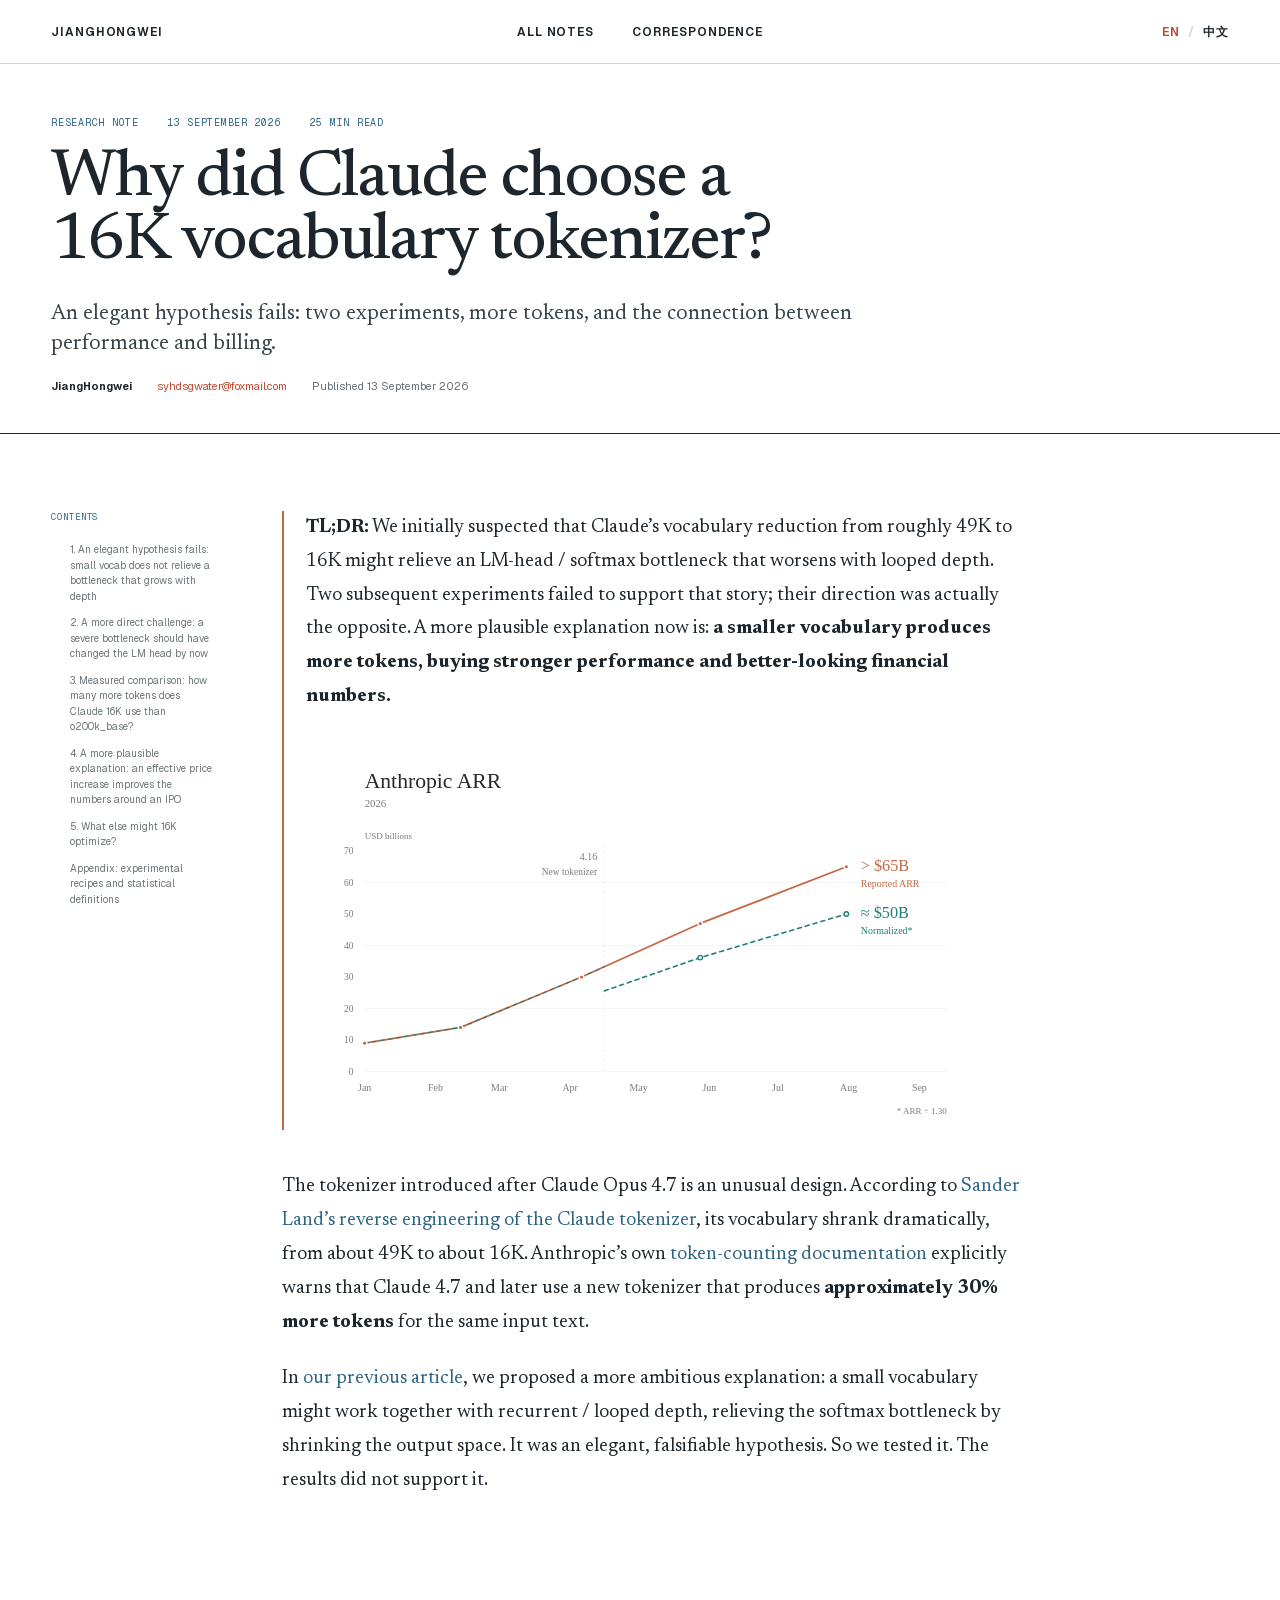
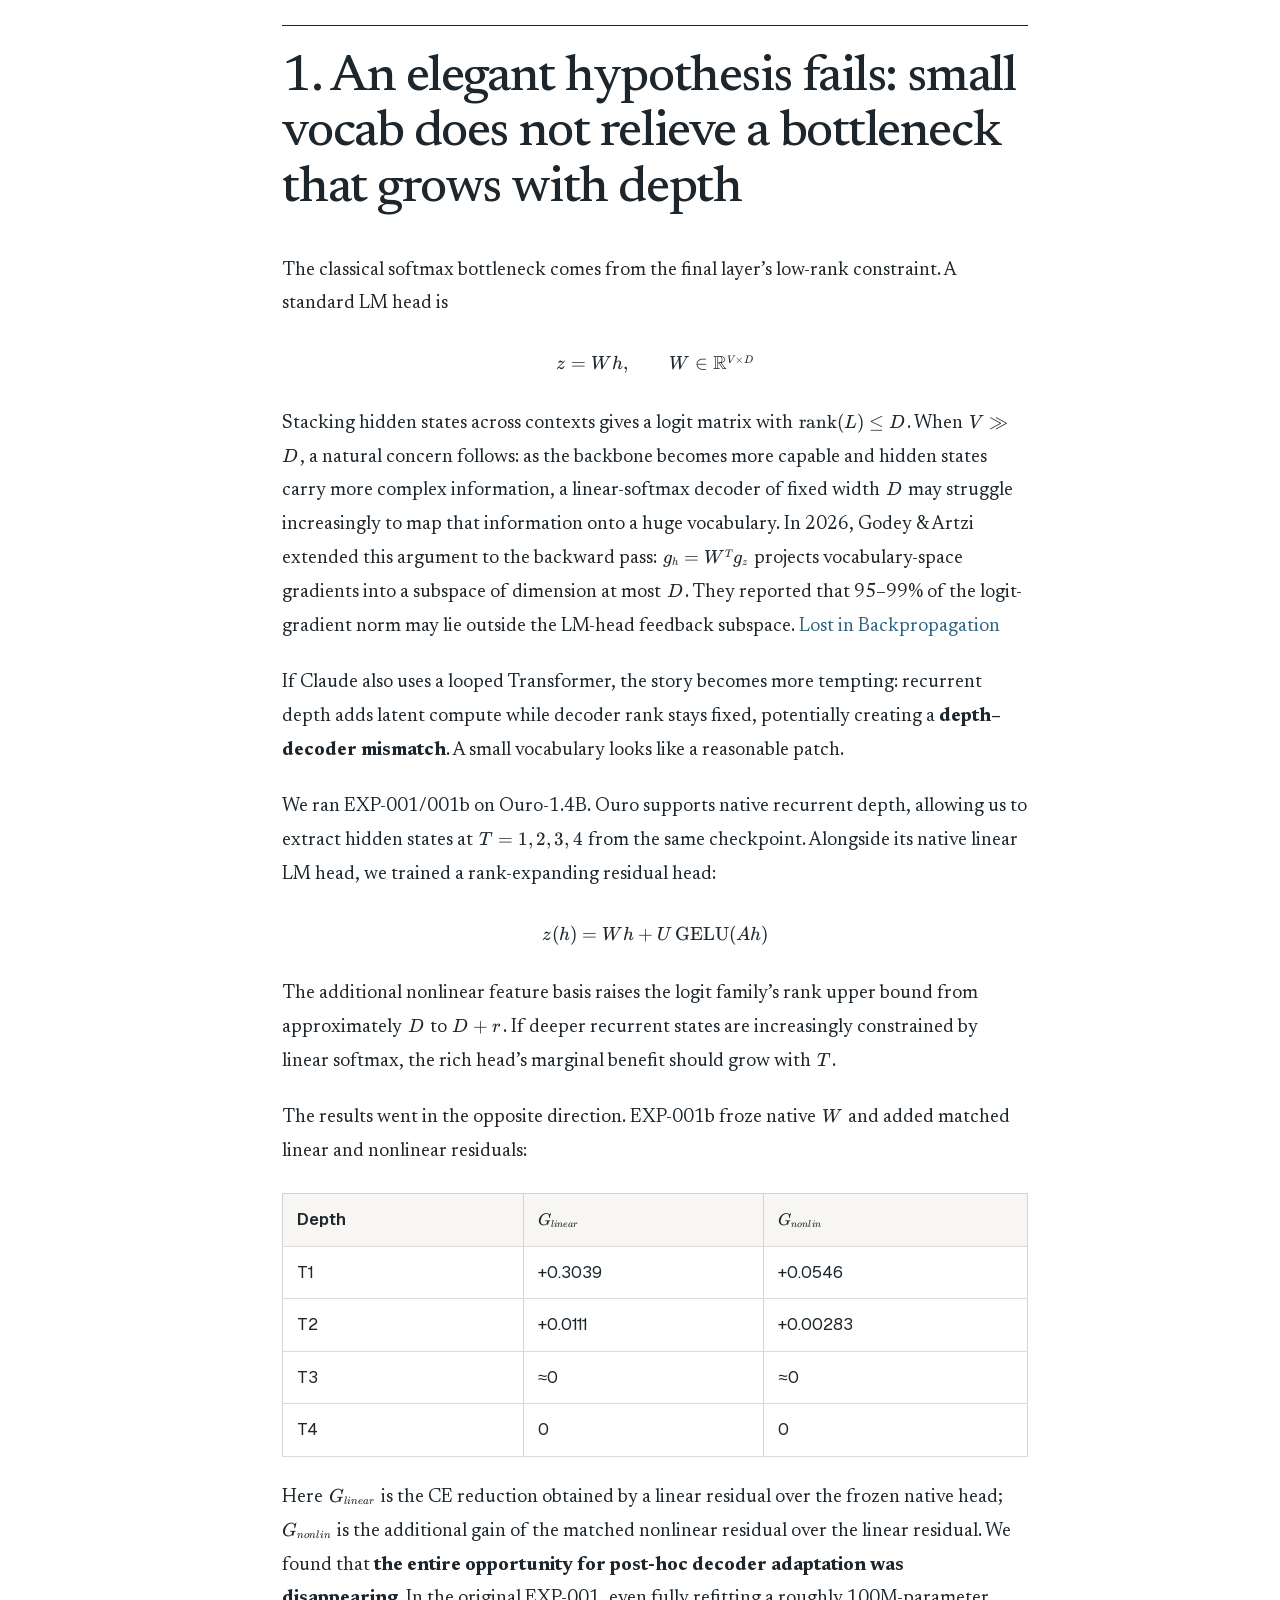
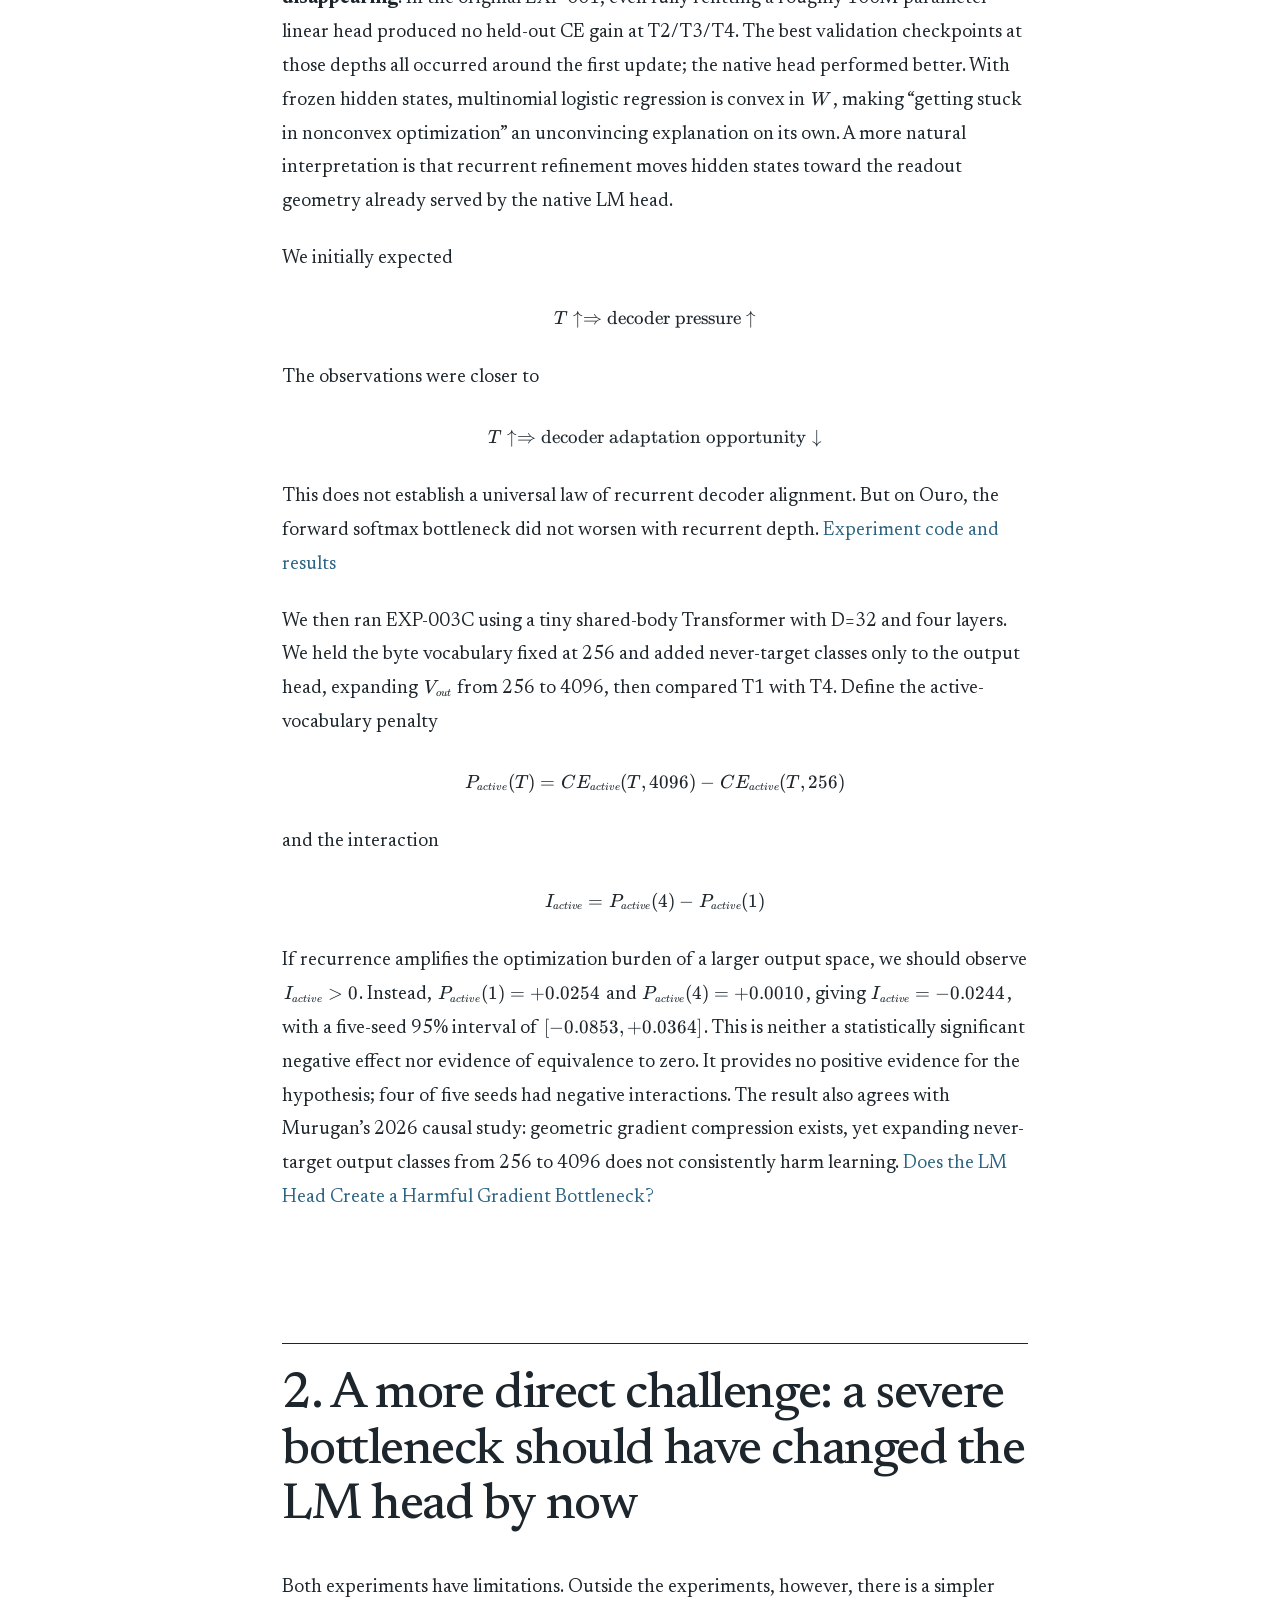
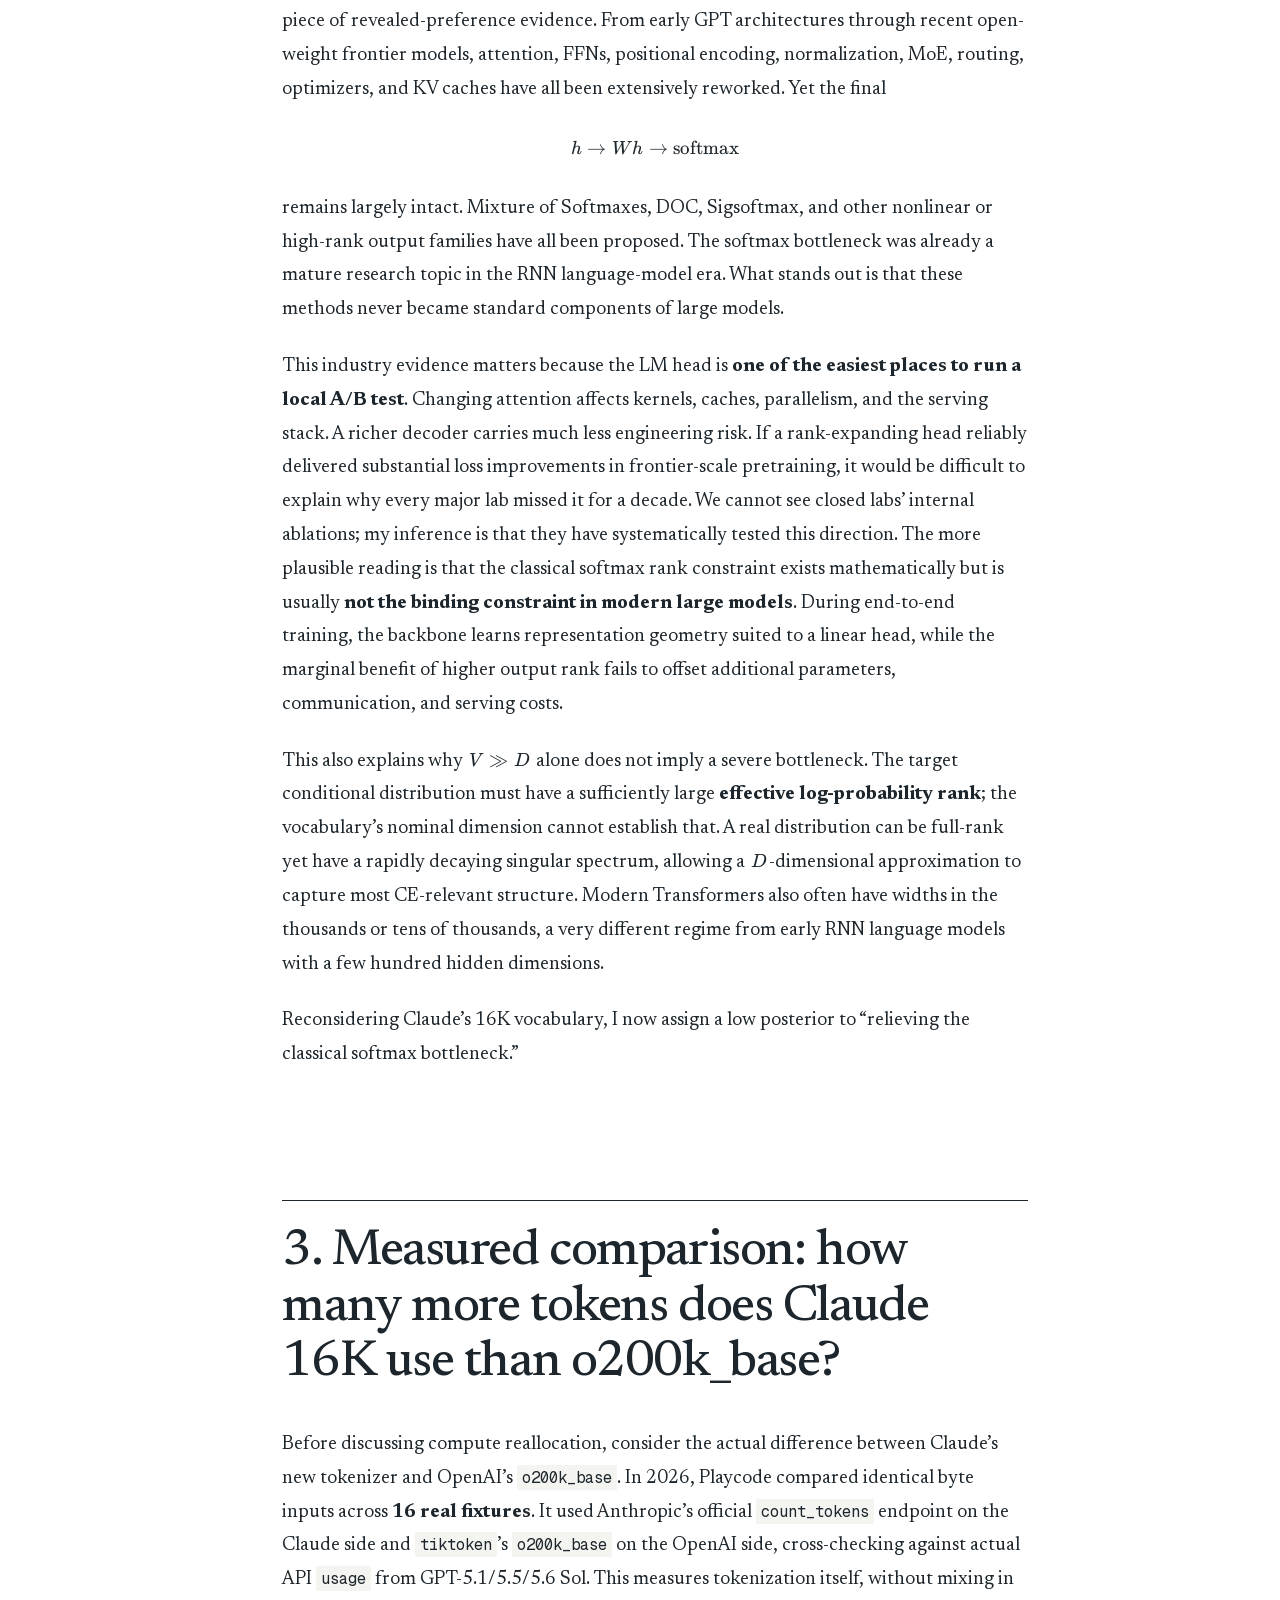
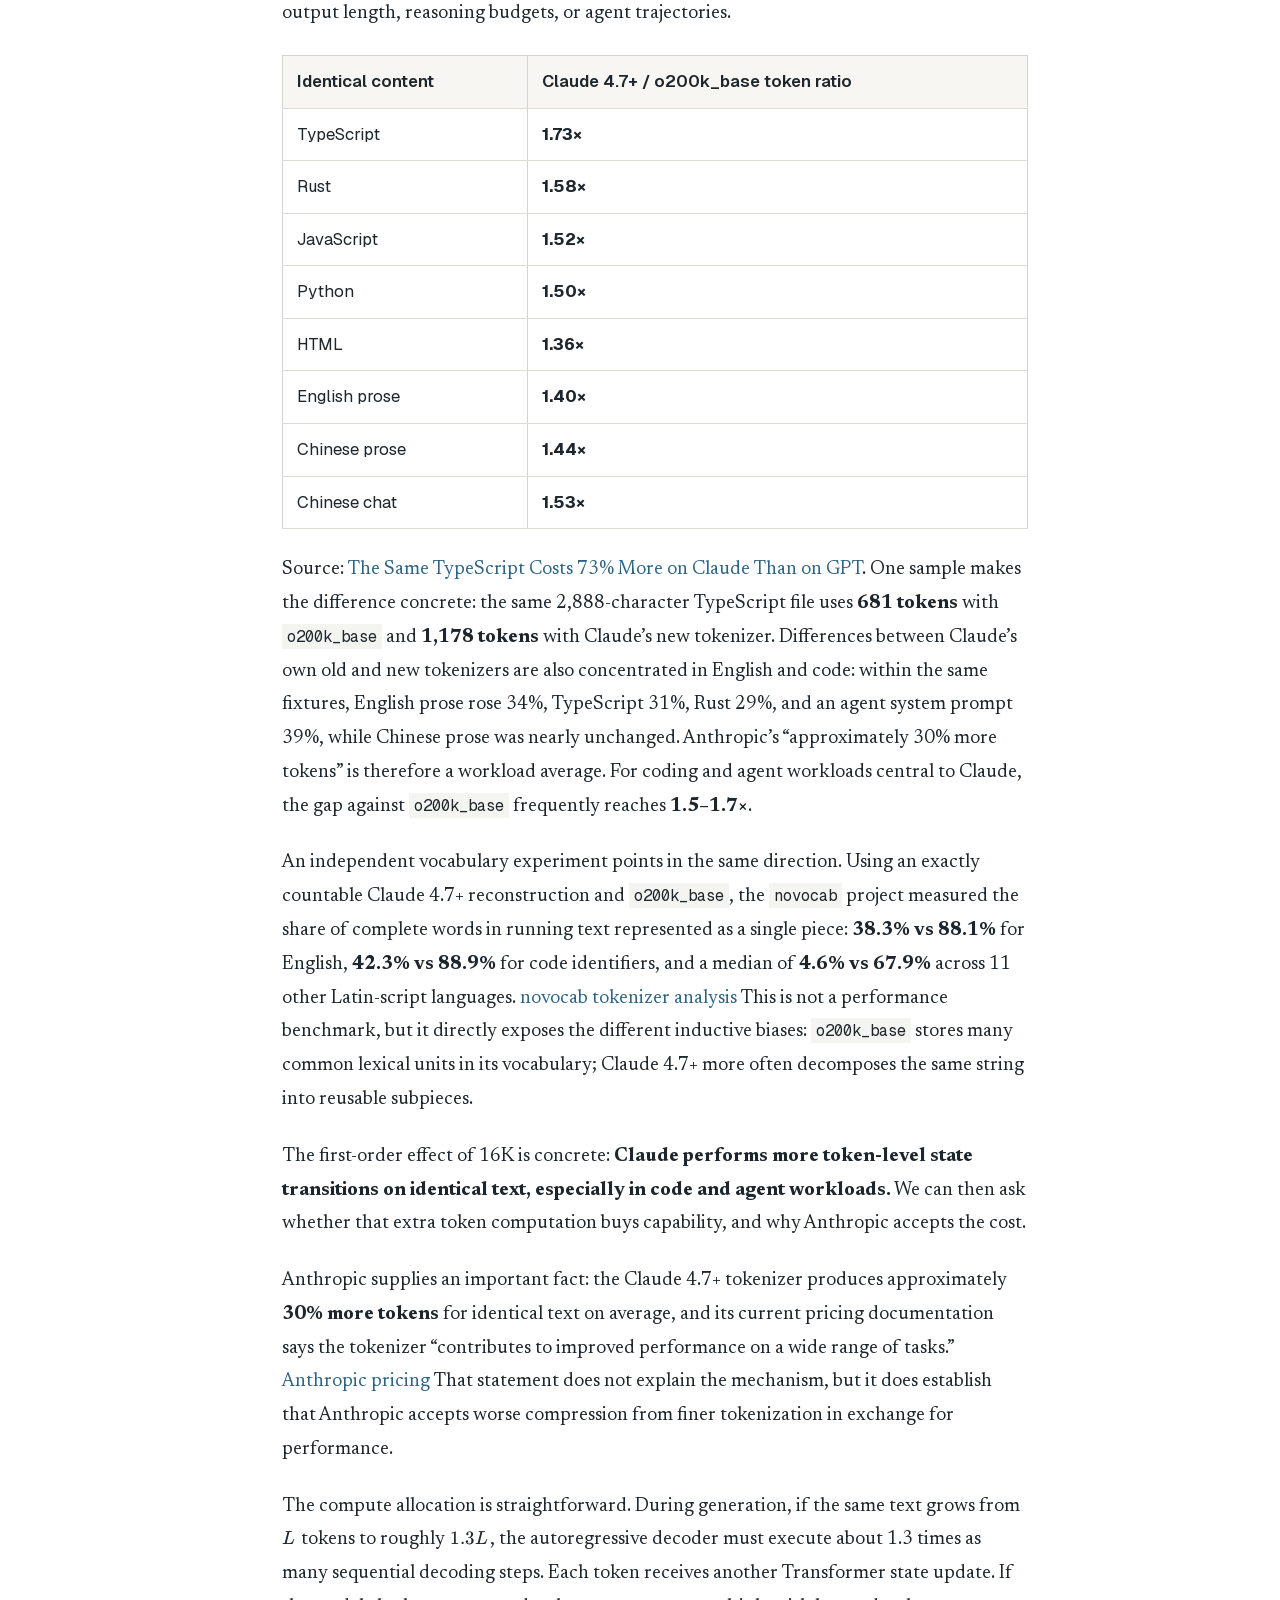
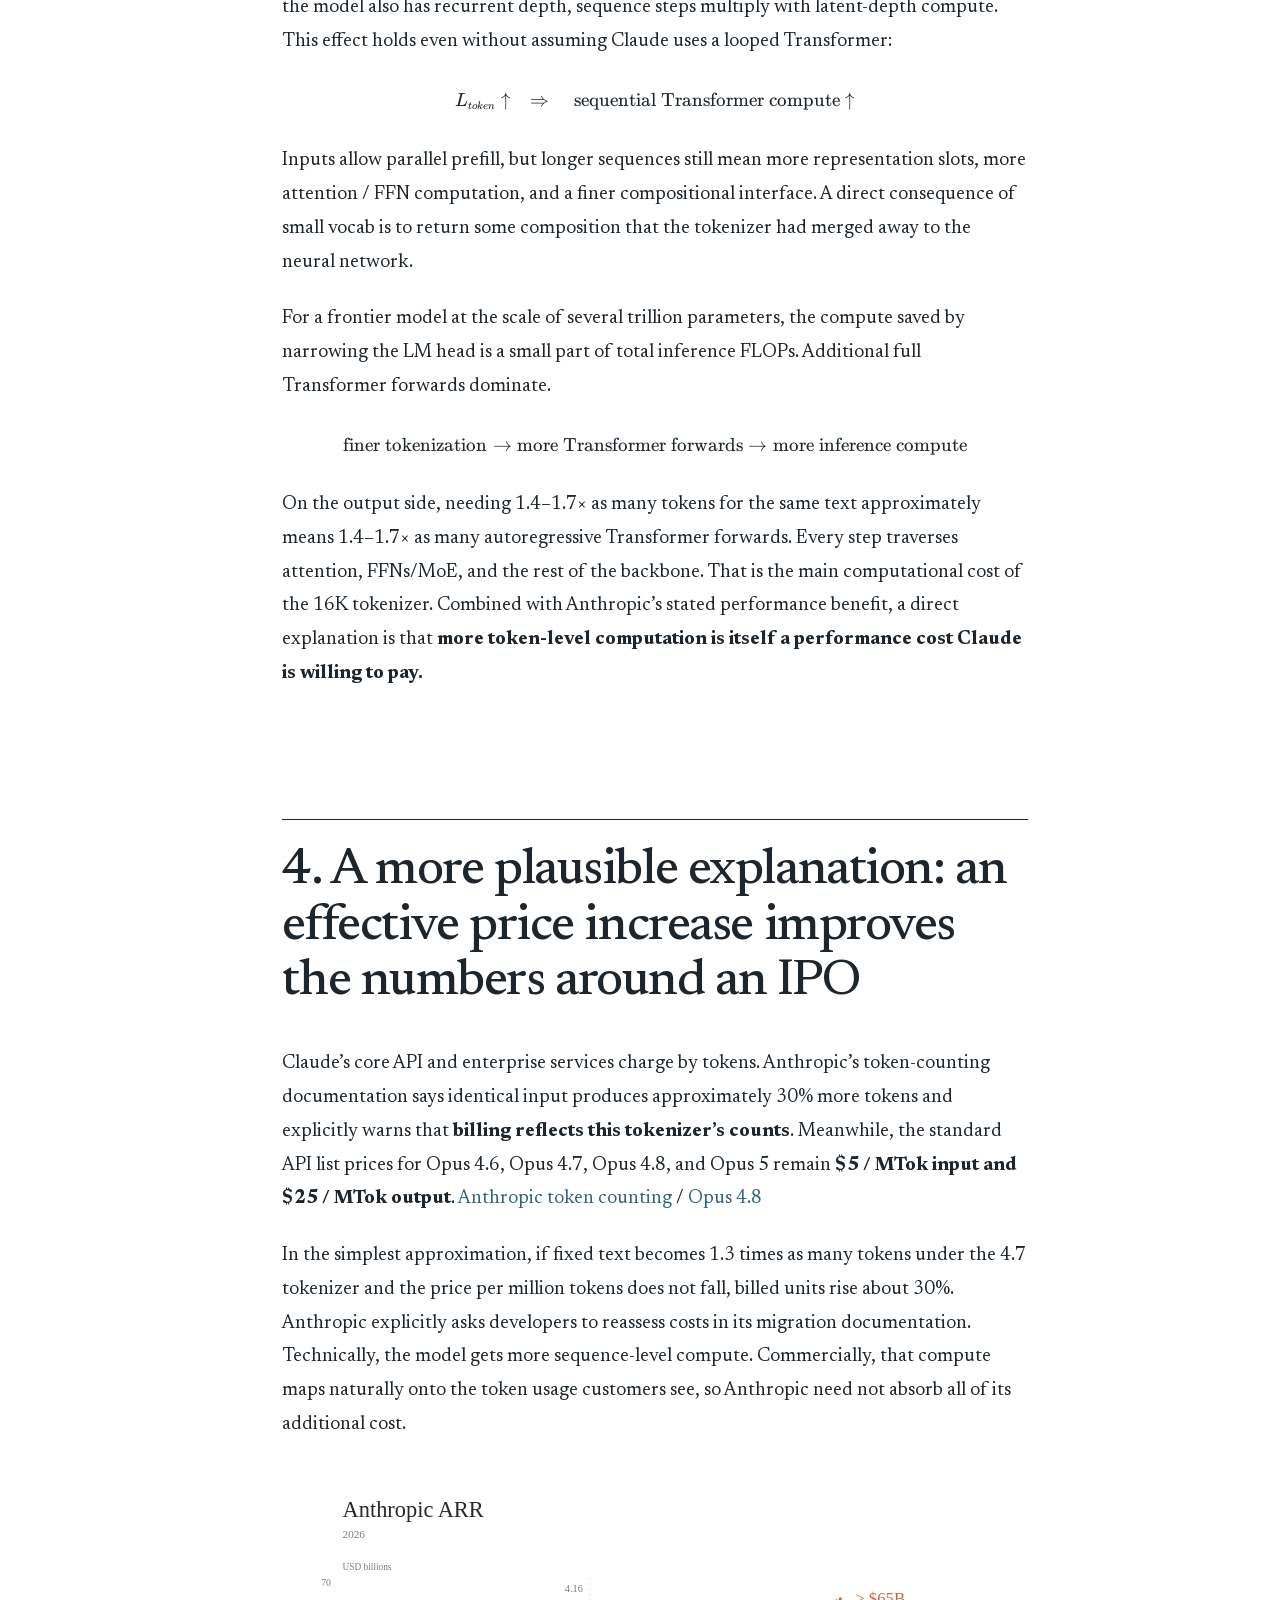
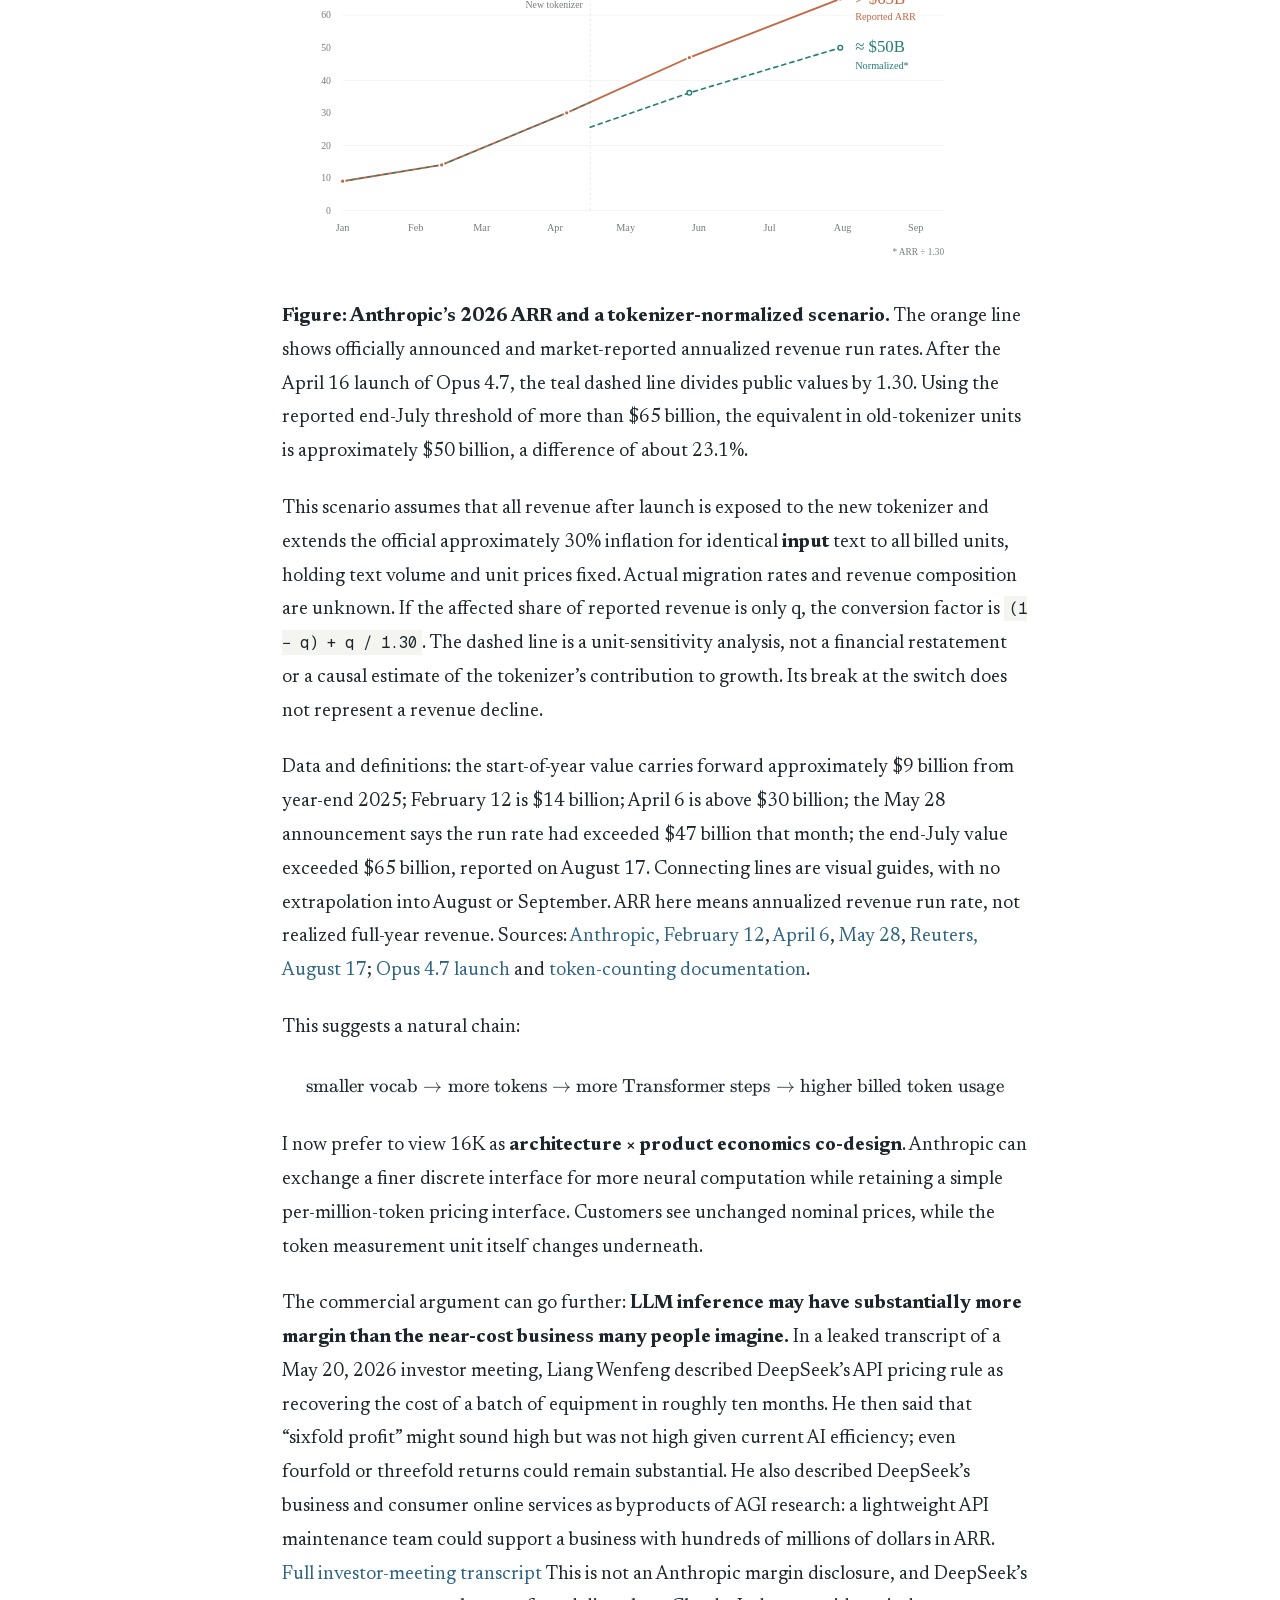
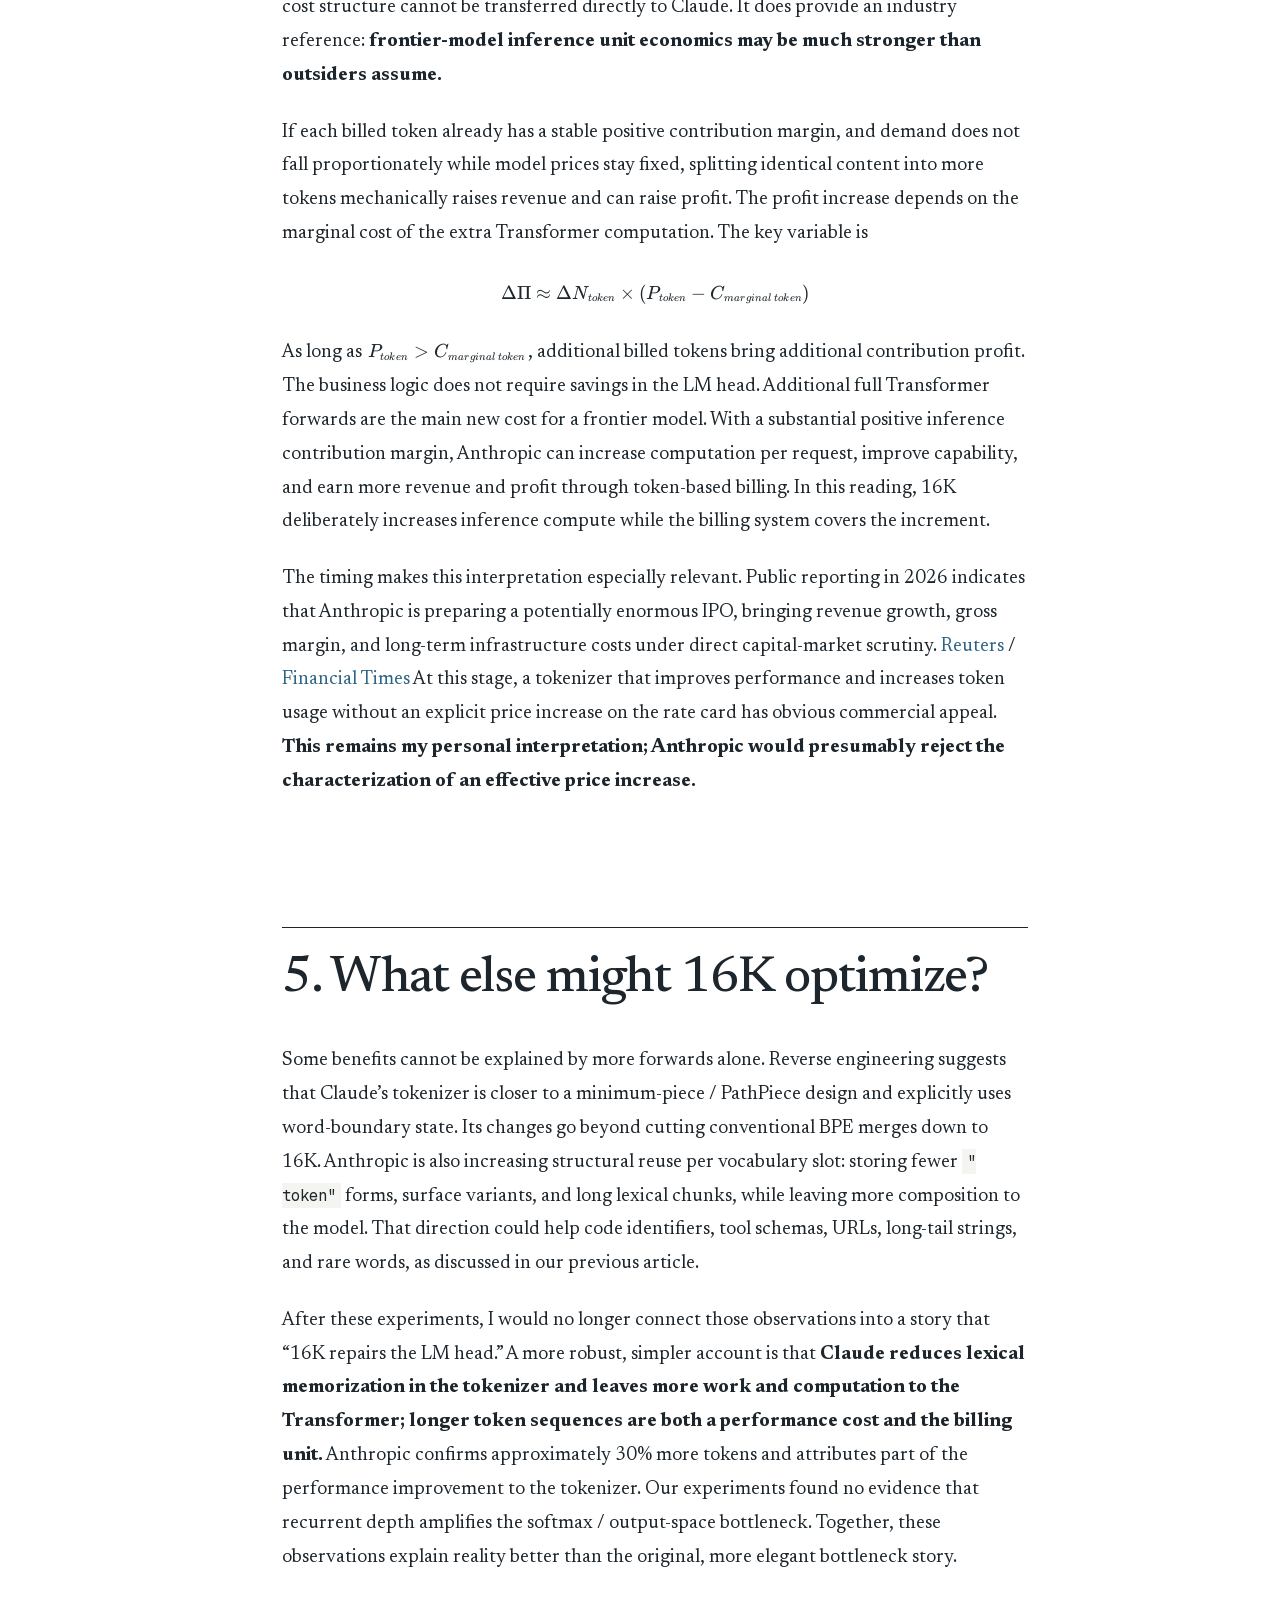
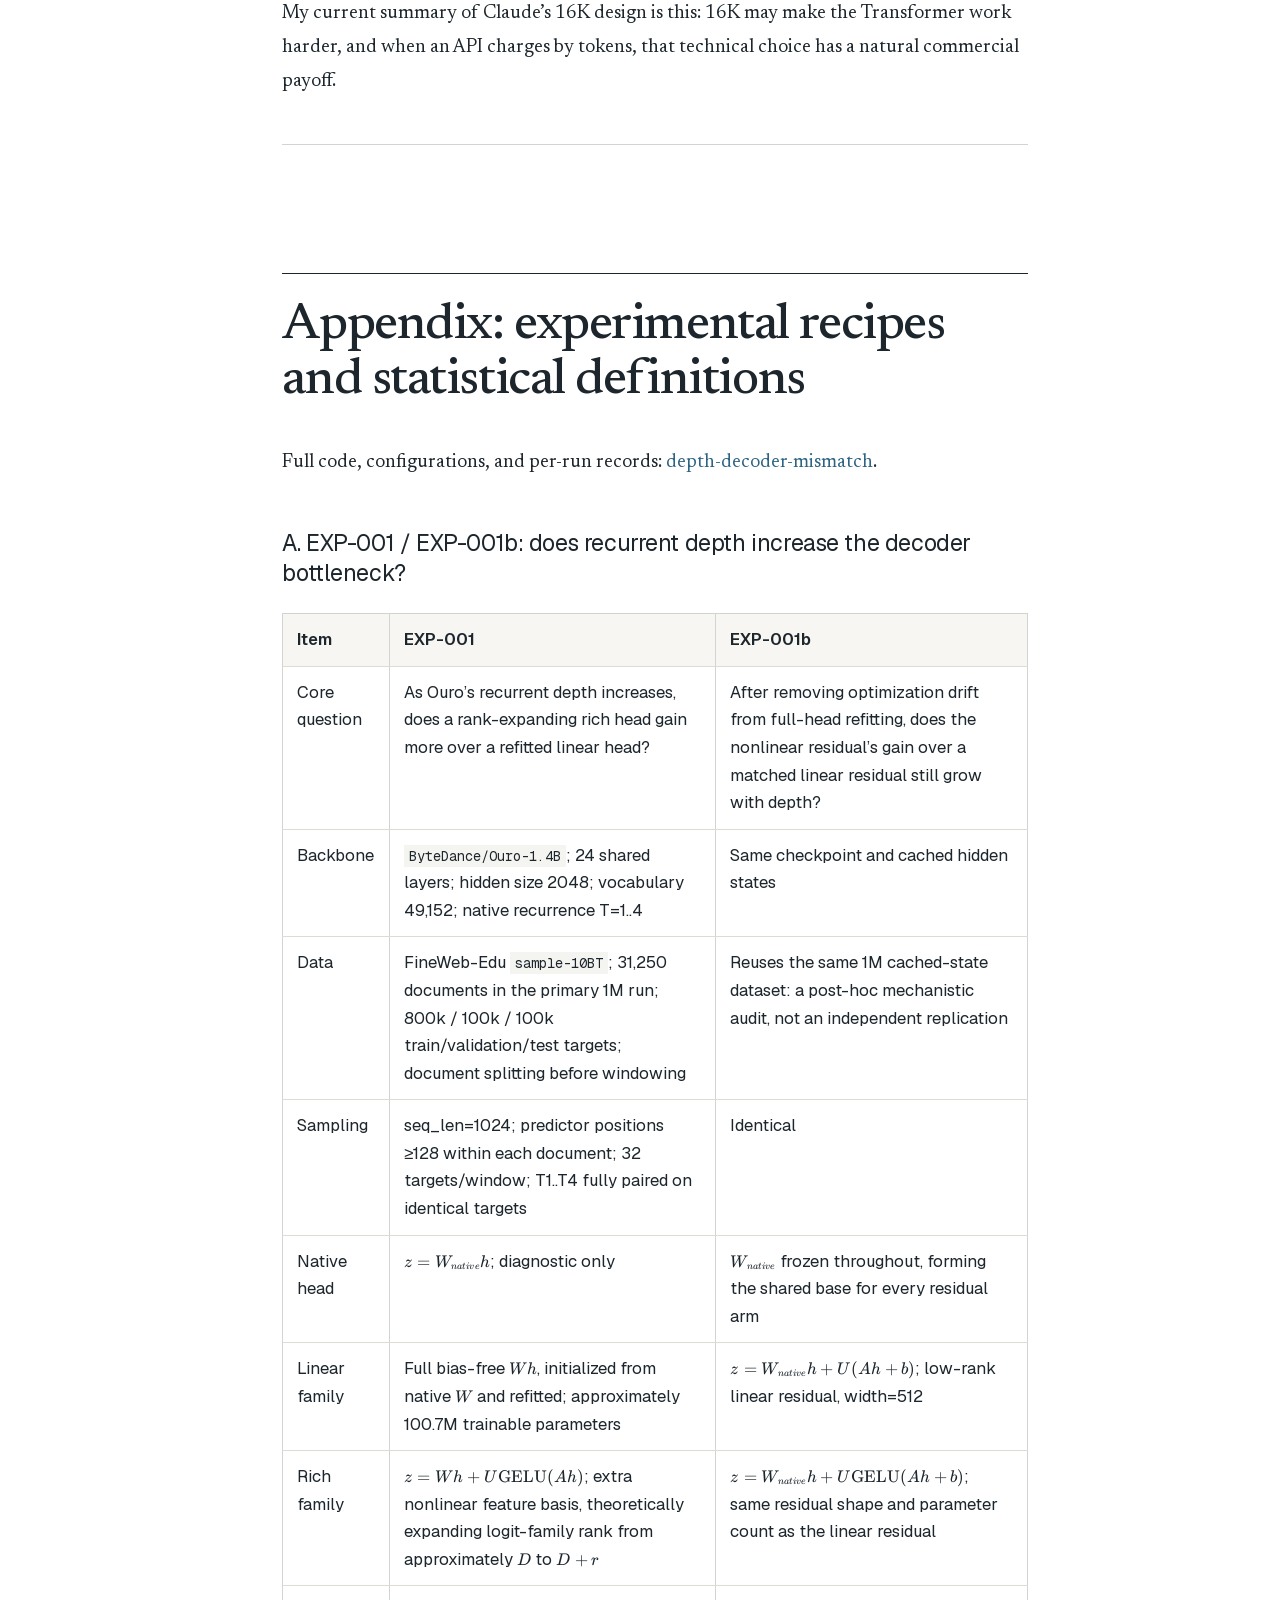
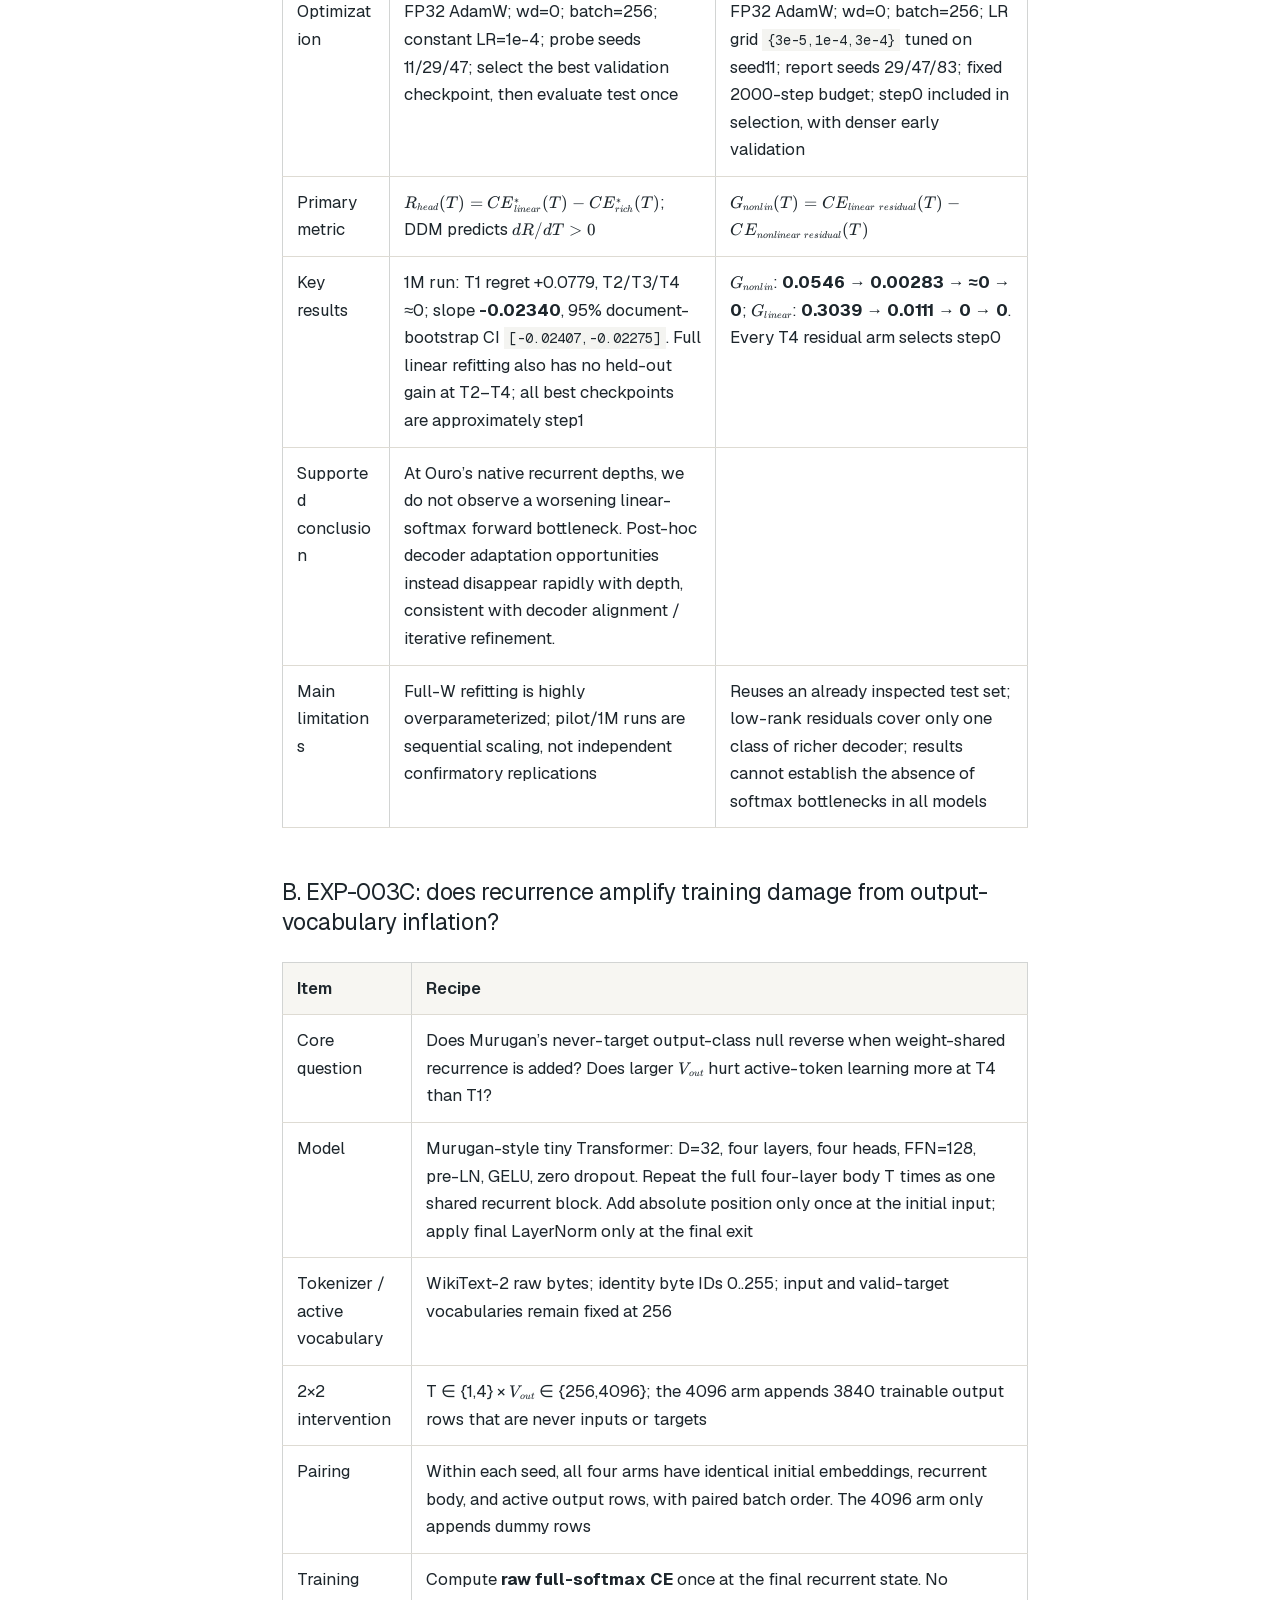
<file: en/notes/claude-16k-tokenizer-revisited/index.html>
<!DOCTYPE html>

<html lang="en"><head><meta charset="utf-8"/><meta content="width=device-width, initial-scale=1" name="viewport"/><link data-precedence="vite-rsc/importer-resources" data-rsc-css-href="/_next/static/css/index.Digs-9z7.css" href="/_next/static/css/index.Digs-9z7.css" rel="stylesheet"/><title>Why did Claude choose a 16K vocabulary tokenizer? · JiangHongwei</title><meta content="An elegant hypothesis fails: two experiments, more tokens, and the connection between performance and billing." name="description"/><meta content="JiangHongwei" name="author"/><link href="mailto:syhdsgwater@foxmail.com" rel="author"/><meta content="Why did Claude choose a 16K vocabulary tokenizer?" property="og:title"/><meta content="An elegant hypothesis fails: two experiments, more tokens, and the connection between performance and billing." property="og:description"/><meta content="article" property="og:type"/><meta content="2026-09-13T00:00:00.000Z" property="article:published_time"/><meta content="summary" name="twitter:card"/><meta content="JiangHongwei — Frontier Learning Field Notes" name="twitter:title"/><meta content="Experiments on frontier learning systems and software-engineering agents." name="twitter:description"/><link href="/icon.svg?9ac85f8052597596" rel="icon" sizes="any" type="image/svg+xml"/><link href="https://syhdsgwater.github.io/en/notes/claude-16k-tokenizer-revisited/" rel="canonical"/><link href="https://syhdsgwater.github.io/en/notes/claude-16k-tokenizer-revisited/" hreflang="en" rel="alternate"/><link href="https://syhdsgwater.github.io/zh/notes/claude-16k-tokenizer-revisited/" hreflang="zh-CN" rel="alternate"/>
<link as="font" crossorigin="" href="/_next/static/_vinext_fonts/geist-8ac0455e797f/geist-98bbbccb.woff2" rel="preload" type="font/woff2"/>
<link as="font" crossorigin="" href="/_next/static/_vinext_fonts/geist-mono-00e989178794/geist-mono-013b2f2f.woff2" rel="preload" type="font/woff2"/>
<link as="font" crossorigin="" href="/_next/static/_vinext_fonts/newsreader-94c054835b7e/newsreader-2415edd0.woff2" rel="preload" type="font/woff2"/>
<style data-vinext-fonts="">/* cyrillic-ext */
@font-face {
  font-family: 'Geist';
  font-style: normal;
  font-weight: 100 900;
  font-display: swap;
  src: url(/_next/static/_vinext_fonts/geist-8ac0455e797f/geist-ff2310f5.woff2) format('woff2');
  unicode-range: U+0460-052F, U+1C80-1C8A, U+20B4, U+2DE0-2DFF, U+A640-A69F, U+FE2E-FE2F;
}
/* cyrillic */
@font-face {
  font-family: 'Geist';
  font-style: normal;
  font-weight: 100 900;
  font-display: swap;
  src: url(/_next/static/_vinext_fonts/geist-8ac0455e797f/geist-875ccdd4.woff2) format('woff2');
  unicode-range: U+0301, U+0400-045F, U+0490-0491, U+04B0-04B1, U+2116;
}
/* vietnamese */
@font-face {
  font-family: 'Geist';
  font-style: normal;
  font-weight: 100 900;
  font-display: swap;
  src: url(/_next/static/_vinext_fonts/geist-8ac0455e797f/geist-52306abf.woff2) format('woff2');
  unicode-range: U+0102-0103, U+0110-0111, U+0128-0129, U+0168-0169, U+01A0-01A1, U+01AF-01B0, U+0300-0301, U+0303-0304, U+0308-0309, U+0323, U+0329, U+1EA0-1EF9, U+20AB;
}
/* latin-ext */
@font-face {
  font-family: 'Geist';
  font-style: normal;
  font-weight: 100 900;
  font-display: swap;
  src: url(/_next/static/_vinext_fonts/geist-8ac0455e797f/geist-001175b1.woff2) format('woff2');
  unicode-range: U+0100-02BA, U+02BD-02C5, U+02C7-02CC, U+02CE-02D7, U+02DD-02FF, U+0304, U+0308, U+0329, U+1D00-1DBF, U+1E00-1E9F, U+1EF2-1EFF, U+2020, U+20A0-20AB, U+20AD-20C0, U+2113, U+2C60-2C7F, U+A720-A7FF;
}
/* latin */
@font-face {
  font-family: 'Geist';
  font-style: normal;
  font-weight: 100 900;
  font-display: swap;
  src: url(/_next/static/_vinext_fonts/geist-8ac0455e797f/geist-98bbbccb.woff2) format('woff2');
  unicode-range: U+0000-00FF, U+0131, U+0152-0153, U+02BB-02BC, U+02C6, U+02DA, U+02DC, U+0304, U+0308, U+0329, U+2000-206F, U+20AC, U+2122, U+2191, U+2193, U+2212, U+2215, U+FEFF, U+FFFD;
}

@font-face {
  font-family: 'Geist Fallback';
  src: local("Arial");
  ascent-override: 95.94%;
  descent-override: 28.16%;
  line-gap-override: 0.00%;
  size-adjust: 104.76%;
}

.__font_geist_1x7d0xu { font-family: 'Geist', 'Geist Fallback'; font-style: normal; }

.__variable_geist_1x7d0xu { --font-sans: 'Geist', 'Geist Fallback'; }

/* cyrillic-ext */
@font-face {
  font-family: 'Geist Mono';
  font-style: normal;
  font-weight: 100 900;
  font-display: swap;
  src: url(/_next/static/_vinext_fonts/geist-mono-00e989178794/geist-mono-f6b33328.woff2) format('woff2');
  unicode-range: U+0460-052F, U+1C80-1C8A, U+20B4, U+2DE0-2DFF, U+A640-A69F, U+FE2E-FE2F;
}
/* cyrillic */
@font-face {
  font-family: 'Geist Mono';
  font-style: normal;
  font-weight: 100 900;
  font-display: swap;
  src: url(/_next/static/_vinext_fonts/geist-mono-00e989178794/geist-mono-44e03052.woff2) format('woff2');
  unicode-range: U+0301, U+0400-045F, U+0490-0491, U+04B0-04B1, U+2116;
}
/* symbols2 */
@font-face {
  font-family: 'Geist Mono';
  font-style: normal;
  font-weight: 100 900;
  font-display: swap;
  src: url(/_next/static/_vinext_fonts/geist-mono-00e989178794/geist-mono-0638449e.woff2) format('woff2');
  unicode-range: U+2000-2001, U+2004-2008, U+200A, U+23B8-23BD, U+2500-259F;
}
/* vietnamese */
@font-face {
  font-family: 'Geist Mono';
  font-style: normal;
  font-weight: 100 900;
  font-display: swap;
  src: url(/_next/static/_vinext_fonts/geist-mono-00e989178794/geist-mono-971fb274.woff2) format('woff2');
  unicode-range: U+0102-0103, U+0110-0111, U+0128-0129, U+0168-0169, U+01A0-01A1, U+01AF-01B0, U+0300-0301, U+0303-0304, U+0308-0309, U+0323, U+0329, U+1EA0-1EF9, U+20AB;
}
/* latin-ext */
@font-face {
  font-family: 'Geist Mono';
  font-style: normal;
  font-weight: 100 900;
  font-display: swap;
  src: url(/_next/static/_vinext_fonts/geist-mono-00e989178794/geist-mono-44745446.woff2) format('woff2');
  unicode-range: U+0100-02BA, U+02BD-02C5, U+02C7-02CC, U+02CE-02D7, U+02DD-02FF, U+0304, U+0308, U+0329, U+1D00-1DBF, U+1E00-1E9F, U+1EF2-1EFF, U+2020, U+20A0-20AB, U+20AD-20C0, U+2113, U+2C60-2C7F, U+A720-A7FF;
}
/* latin */
@font-face {
  font-family: 'Geist Mono';
  font-style: normal;
  font-weight: 100 900;
  font-display: swap;
  src: url(/_next/static/_vinext_fonts/geist-mono-00e989178794/geist-mono-013b2f2f.woff2) format('woff2');
  unicode-range: U+0000-00FF, U+0131, U+0152-0153, U+02BB-02BC, U+02C6, U+02DA, U+02DC, U+0304, U+0308, U+0329, U+2000-206F, U+20AC, U+2122, U+2191, U+2193, U+2212, U+2215, U+FEFF, U+FFFD;
}

@font-face {
  font-family: 'Geist Mono Fallback';
  src: local("Arial");
  ascent-override: 74.67%;
  descent-override: 21.92%;
  line-gap-override: 0.00%;
  size-adjust: 134.59%;
}

.__font_geist_mono_0f4jdpq { font-family: 'Geist Mono', 'Geist Mono Fallback'; font-style: normal; }

.__variable_geist_mono_0f4jdpq { --font-mono: 'Geist Mono', 'Geist Mono Fallback'; }

/* vietnamese */
@font-face {
  font-family: 'Newsreader';
  font-style: normal;
  font-weight: 200 800;
  font-display: swap;
  src: url(/_next/static/_vinext_fonts/newsreader-94c054835b7e/newsreader-cdecad9c.woff2) format('woff2');
  unicode-range: U+0102-0103, U+0110-0111, U+0128-0129, U+0168-0169, U+01A0-01A1, U+01AF-01B0, U+0300-0301, U+0303-0304, U+0308-0309, U+0323, U+0329, U+1EA0-1EF9, U+20AB;
}
/* latin-ext */
@font-face {
  font-family: 'Newsreader';
  font-style: normal;
  font-weight: 200 800;
  font-display: swap;
  src: url(/_next/static/_vinext_fonts/newsreader-94c054835b7e/newsreader-a239d8f4.woff2) format('woff2');
  unicode-range: U+0100-02BA, U+02BD-02C5, U+02C7-02CC, U+02CE-02D7, U+02DD-02FF, U+0304, U+0308, U+0329, U+1D00-1DBF, U+1E00-1E9F, U+1EF2-1EFF, U+2020, U+20A0-20AB, U+20AD-20C0, U+2113, U+2C60-2C7F, U+A720-A7FF;
}
/* latin */
@font-face {
  font-family: 'Newsreader';
  font-style: normal;
  font-weight: 200 800;
  font-display: swap;
  src: url(/_next/static/_vinext_fonts/newsreader-94c054835b7e/newsreader-2415edd0.woff2) format('woff2');
  unicode-range: U+0000-00FF, U+0131, U+0152-0153, U+02BB-02BC, U+02C6, U+02DA, U+02DC, U+0304, U+0308, U+0329, U+2000-206F, U+20AC, U+2122, U+2191, U+2193, U+2212, U+2215, U+FEFF, U+FFFD;
}

@font-face {
  font-family: 'Newsreader Fallback';
  src: local("Times New Roman");
  ascent-override: 69.68%;
  descent-override: 25.12%;
  line-gap-override: 0.00%;
  size-adjust: 105.48%;
}

.__font_newsreader_1ia8sbx { font-family: 'Newsreader', 'Newsreader Fallback'; font-style: normal; }

.__variable_newsreader_1ia8sbx { --font-serif: 'Newsreader', 'Newsreader Fallback'; }
</style>
<style>
.article-body img {display:block;width:100%;height:auto;margin:1.8rem 0}
.article-body table {width:100%;border-collapse:collapse;font-size:.88em;line-height:1.65;margin:1.8rem 0}
.article-body td,.article-body th {padding:12px 14px;border-bottom:1px solid #dedbd3;vertical-align:top;text-align:left;overflow-wrap:anywhere}
.article-body th {background:#f7f6f2;font-weight:600}
.article-body .table-scroll {overflow-x:auto;margin:1.5rem 0}
.article-body .table-scroll table {min-width:560px;margin:0}
.article-body .katex-display {overflow-x:auto;overflow-y:hidden;padding:8px 0;max-width:100%}
.article-body .article-callout {border-left:2px solid #c46743;padding:0 0 0 22px;margin-bottom:2.5rem;background:none}
.article-body p {overflow-wrap:anywhere}
.article-body h2 {scroll-margin-top:30px}
.article-toc ol {padding-left:1.2rem}
.article-toc a {line-height:1.55}
@media(max-width:640px){.article-body table{font-size:14px}.article-body td,.article-body th{padding:10px}.article-body .katex{font-size:.95em}}
</style><link href="/styles/katex/katex.min.css" rel="stylesheet"/></head><body class="__variable_geist_1x7d0xu __variable_geist_mono_0f4jdpq __variable_newsreader_1ia8sbx"><main class="research-page" lang="en"><header class="site-header article-site-header"><a aria-label="JiangHongwei home" class="brand" href="/"><span>JiangHongwei</span></a><nav aria-label="Primary navigation"><a href="/">All notes</a><a href="mailto:syhdsgwater@foxmail.com">Correspondence</a></nav><div aria-label="Language" class="language-switch"><a aria-current="page" class="current-language" href="/en/notes/claude-16k-tokenizer-revisited/">EN</a><span aria-hidden="true">/</span><a href="/zh/notes/claude-16k-tokenizer-revisited/">中文</a></div></header><header class="article-hero"><div class="article-meta-line"><span>Research note</span><span>13 September 2026</span><span>25 min read</span></div><h1>Why did Claude choose a 16K vocabulary tokenizer?</h1><p class="article-deck">An elegant hypothesis fails: two experiments, more tokens, and the connection between performance and billing.</p><div class="article-author"><span>JiangHongwei</span><a href="mailto:syhdsgwater@foxmail.com">syhdsgwater@foxmail.com</a><span>Published 13 September 2026</span></div></header><div class="article-layout"><aside aria-label="Contents" class="article-toc"><p>Contents</p><ol><li><a href="#section-1">1. An elegant hypothesis fails: small vocab does not relieve a bottleneck that grows with depth</a></li><li><a href="#section-2">2. A more direct challenge: a severe bottleneck should have changed the LM head by now</a></li><li><a href="#section-3">3. Measured comparison: how many more tokens does Claude 16K use than o200k_base?</a></li><li><a href="#section-4">4. A more plausible explanation: an effective price increase improves the numbers around an IPO</a></li><li><a href="#section-5">5. What else might 16K optimize?</a></li><li><a href="#section-6">Appendix: experimental recipes and statistical definitions</a></li></ol></aside><article class="article-body"><div class="article-callout">
<p><strong>TL;DR:</strong> We initially suspected that Claude’s vocabulary reduction from roughly 49K to 16K might relieve an LM-head / softmax bottleneck that worsens with looped depth. Two subsequent experiments failed to support that story; their direction was actually the opposite. A more plausible explanation now is: <strong>a smaller vocabulary produces more tokens, buying stronger performance and better-looking financial numbers.</strong></p>
<p><img alt="Anthropic 2026 ARR: reported revenue and tokenizer-normalized scenario" height="860" loading="lazy" src="/images/claude-tokenizer/anthropic-arr-tokenizer-2026.en.svg" width="1600"/></p>
</div>
<p>The tokenizer introduced after Claude Opus 4.7 is an unusual design. According to <a href="https://www.tokenize.rs/claude">Sander Land’s reverse engineering of the Claude tokenizer</a>, its vocabulary shrank dramatically, from about 49K to about 16K. Anthropic’s own <a href="https://platform.claude.com/docs/en/build-with-claude/token-counting">token-counting documentation</a> explicitly warns that Claude 4.7 and later use a new tokenizer that produces <strong>approximately 30% more tokens</strong> for the same input text.</p>
<p>In <a href="/en/notes/claude-16k-tokenizer-reasoning-architecture/">our previous article</a>, we proposed a more ambitious explanation: a small vocabulary might work together with recurrent / looped depth, relieving the softmax bottleneck by shrinking the output space. It was an elegant, falsifiable hypothesis. So we tested it. The results did not support it.</p>
<h2 id="section-1">1. An elegant hypothesis fails: small vocab does not relieve a bottleneck that grows with depth</h2>
<p>The classical softmax bottleneck comes from the final layer’s low-rank constraint. A standard LM head is</p>
<p><span class="katex-display"><span class="katex"><span class="katex-mathml"><math display="block" xmlns="http://www.w3.org/1998/Math/MathML"><semantics><mrow><mi>z</mi><mo>=</mo><mi>W</mi><mi>h</mi><mo separator="true">,</mo><mspace width="2em"></mspace><mi>W</mi><mo>∈</mo><msup><mi mathvariant="double-struck">R</mi><mrow><mi>V</mi><mo>×</mo><mi>D</mi></mrow></msup></mrow><annotation encoding="application/x-tex">
z = Wh,\qquad W\in\mathbb{R}^{V\times D}
</annotation></semantics></math></span><span aria-hidden="true" class="katex-html"><span class="katex-base"><span class="katex-strut" style="height:0.4306em;"></span><span class="mord mathnormal" style="margin-right:0.044em;">z</span><span class="mspace" style="margin-right:0.2778em;"></span><span class="mrel">=</span><span class="mspace" style="margin-right:0.2778em;"></span></span><span class="katex-base"><span class="katex-strut" style="height:0.8889em;vertical-align:-0.1944em;"></span><span class="mord mathnormal" style="margin-right:0.1389em;">W</span><span class="mord mathnormal">h</span><span class="mpunct">,</span><span class="mspace" style="margin-right:2em;"></span><span class="mspace" style="margin-right:0.1667em;"></span><span class="mord mathnormal" style="margin-right:0.1389em;">W</span><span class="mspace" style="margin-right:0.2778em;"></span><span class="mrel">∈</span><span class="mspace" style="margin-right:0.2778em;"></span></span><span class="katex-base"><span class="katex-strut" style="height:0.8913em;"></span><span class="mord"><span class="mord mathbb">R</span><span class="msupsub"><span class="vlist-t"><span class="vlist-r"><span class="vlist" style="height:0.8913em;"><span style="top:-3.113em;margin-right:0.05em;"><span class="pstrut" style="height:2.7em;"></span><span class="katex-sizing reset-size6 size3 mtight"><span class="mord mtight"><span class="mord mathnormal mtight" style="margin-right:0.2222em;">V</span><span class="mbin mtight">×</span><span class="mord mathnormal mtight" style="margin-right:0.0278em;">D</span></span></span></span></span></span></span></span></span></span></span></span></span></p>
<p>Stacking hidden states across contexts gives a logit matrix with <span class="katex"><span class="katex-mathml"><math xmlns="http://www.w3.org/1998/Math/MathML"><semantics><mrow><mrow><mi mathvariant="normal">r</mi><mi mathvariant="normal">a</mi><mi mathvariant="normal">n</mi><mi mathvariant="normal">k</mi></mrow><mo stretchy="false">(</mo><mi>L</mi><mo stretchy="false">)</mo><mo>≤</mo><mi>D</mi></mrow><annotation encoding="application/x-tex">\mathrm{rank}(L)\le D</annotation></semantics></math></span><span aria-hidden="true" class="katex-html"><span class="katex-base"><span class="katex-strut" style="height:1em;vertical-align:-0.25em;"></span><span class="mord"><span class="mord mathrm">rank</span></span><span class="mopen">(</span><span class="mord mathnormal">L</span><span class="mclose">)</span><span class="mspace" style="margin-right:0.2778em;"></span><span class="mrel">≤</span><span class="mspace" style="margin-right:0.2778em;"></span></span><span class="katex-base"><span class="katex-strut" style="height:0.6833em;"></span><span class="mord mathnormal" style="margin-right:0.0278em;">D</span></span></span></span>. When <span class="katex"><span class="katex-mathml"><math xmlns="http://www.w3.org/1998/Math/MathML"><semantics><mrow><mi>V</mi><mo>≫</mo><mi>D</mi></mrow><annotation encoding="application/x-tex">V\gg D</annotation></semantics></math></span><span aria-hidden="true" class="katex-html"><span class="katex-base"><span class="katex-strut" style="height:0.7224em;vertical-align:-0.0391em;"></span><span class="mord mathnormal" style="margin-right:0.2222em;">V</span><span class="mspace" style="margin-right:0.2778em;"></span><span class="mrel">≫</span><span class="mspace" style="margin-right:0.2778em;"></span></span><span class="katex-base"><span class="katex-strut" style="height:0.6833em;"></span><span class="mord mathnormal" style="margin-right:0.0278em;">D</span></span></span></span>, a natural concern follows: as the backbone becomes more capable and hidden states carry more complex information, a linear-softmax decoder of fixed width <span class="katex"><span class="katex-mathml"><math xmlns="http://www.w3.org/1998/Math/MathML"><semantics><mrow><mi>D</mi></mrow><annotation encoding="application/x-tex">D</annotation></semantics></math></span><span aria-hidden="true" class="katex-html"><span class="katex-base"><span class="katex-strut" style="height:0.6833em;"></span><span class="mord mathnormal" style="margin-right:0.0278em;">D</span></span></span></span> may struggle increasingly to map that information onto a huge vocabulary. In 2026, Godey &amp; Artzi extended this argument to the backward pass: <span class="katex"><span class="katex-mathml"><math xmlns="http://www.w3.org/1998/Math/MathML"><semantics><mrow><msub><mi>g</mi><mi>h</mi></msub><mo>=</mo><msup><mi>W</mi><mi>T</mi></msup><msub><mi>g</mi><mi>z</mi></msub></mrow><annotation encoding="application/x-tex">g_h=W^Tg_z</annotation></semantics></math></span><span aria-hidden="true" class="katex-html"><span class="katex-base"><span class="katex-strut" style="height:0.625em;vertical-align:-0.1944em;"></span><span class="mord"><span class="mord mathnormal" style="margin-right:0.0359em;">g</span><span class="msupsub"><span class="vlist-t vlist-t2"><span class="vlist-r"><span class="vlist" style="height:0.3361em;"><span style="top:-2.55em;margin-left:-0.0359em;margin-right:0.05em;"><span class="pstrut" style="height:2.7em;"></span><span class="katex-sizing reset-size6 size3 mtight"><span class="mord mathnormal mtight">h</span></span></span></span><span class="vlist-s">​</span></span><span class="vlist-r"><span class="vlist" style="height:0.15em;"><span></span></span></span></span></span></span><span class="mspace" style="margin-right:0.2778em;"></span><span class="mrel">=</span><span class="mspace" style="margin-right:0.2778em;"></span></span><span class="katex-base"><span class="katex-strut" style="height:1.0358em;vertical-align:-0.1944em;"></span><span class="mord"><span class="mord mathnormal" style="margin-right:0.1389em;">W</span><span class="msupsub"><span class="vlist-t"><span class="vlist-r"><span class="vlist" style="height:0.8413em;"><span style="top:-3.063em;margin-right:0.05em;"><span class="pstrut" style="height:2.7em;"></span><span class="katex-sizing reset-size6 size3 mtight"><span class="mord mathnormal mtight" style="margin-right:0.1389em;">T</span></span></span></span></span></span></span></span><span class="mord"><span class="mord mathnormal" style="margin-right:0.0359em;">g</span><span class="msupsub"><span class="vlist-t vlist-t2"><span class="vlist-r"><span class="vlist" style="height:0.1514em;"><span style="top:-2.55em;margin-left:-0.0359em;margin-right:0.05em;"><span class="pstrut" style="height:2.7em;"></span><span class="katex-sizing reset-size6 size3 mtight"><span class="mord mathnormal mtight" style="margin-right:0.044em;">z</span></span></span></span><span class="vlist-s">​</span></span><span class="vlist-r"><span class="vlist" style="height:0.15em;"><span></span></span></span></span></span></span></span></span></span> projects vocabulary-space gradients into a subspace of dimension at most <span class="katex"><span class="katex-mathml"><math xmlns="http://www.w3.org/1998/Math/MathML"><semantics><mrow><mi>D</mi></mrow><annotation encoding="application/x-tex">D</annotation></semantics></math></span><span aria-hidden="true" class="katex-html"><span class="katex-base"><span class="katex-strut" style="height:0.6833em;"></span><span class="mord mathnormal" style="margin-right:0.0278em;">D</span></span></span></span>. They reported that 95–99% of the logit-gradient norm may lie outside the LM-head feedback subspace. <a href="https://arxiv.org/abs/2603.10145">Lost in Backpropagation</a></p>
<p>If Claude also uses a looped Transformer, the story becomes more tempting: recurrent depth adds latent compute while decoder rank stays fixed, potentially creating a <strong>depth–decoder mismatch</strong>. A small vocabulary looks like a reasonable patch.</p>
<p>We ran EXP-001/001b on Ouro-1.4B. Ouro supports native recurrent depth, allowing us to extract hidden states at <span class="katex"><span class="katex-mathml"><math xmlns="http://www.w3.org/1998/Math/MathML"><semantics><mrow><mi>T</mi><mo>=</mo><mn>1</mn><mo separator="true">,</mo><mn>2</mn><mo separator="true">,</mo><mn>3</mn><mo separator="true">,</mo><mn>4</mn></mrow><annotation encoding="application/x-tex">T=1,2,3,4</annotation></semantics></math></span><span aria-hidden="true" class="katex-html"><span class="katex-base"><span class="katex-strut" style="height:0.6833em;"></span><span class="mord mathnormal" style="margin-right:0.1389em;">T</span><span class="mspace" style="margin-right:0.2778em;"></span><span class="mrel">=</span><span class="mspace" style="margin-right:0.2778em;"></span></span><span class="katex-base"><span class="katex-strut" style="height:0.8389em;vertical-align:-0.1944em;"></span><span class="mord">1</span><span class="mpunct">,</span><span class="mspace" style="margin-right:0.1667em;"></span><span class="mord">2</span><span class="mpunct">,</span><span class="mspace" style="margin-right:0.1667em;"></span><span class="mord">3</span><span class="mpunct">,</span><span class="mspace" style="margin-right:0.1667em;"></span><span class="mord">4</span></span></span></span> from the same checkpoint. Alongside its native linear LM head, we trained a rank-expanding residual head:</p>
<p><span class="katex-display"><span class="katex"><span class="katex-mathml"><math display="block" xmlns="http://www.w3.org/1998/Math/MathML"><semantics><mrow><mi>z</mi><mo stretchy="false">(</mo><mi>h</mi><mo stretchy="false">)</mo><mo>=</mo><mi>W</mi><mi>h</mi><mo>+</mo><mi>U</mi><mi mathvariant="normal">GELU</mi><mo>⁡</mo><mo stretchy="false">(</mo><mi>A</mi><mi>h</mi><mo stretchy="false">)</mo></mrow><annotation encoding="application/x-tex">
z(h)=Wh+U\operatorname{GELU}(Ah)
</annotation></semantics></math></span><span aria-hidden="true" class="katex-html"><span class="katex-base"><span class="katex-strut" style="height:1em;vertical-align:-0.25em;"></span><span class="mord mathnormal" style="margin-right:0.044em;">z</span><span class="mopen">(</span><span class="mord mathnormal">h</span><span class="mclose">)</span><span class="mspace" style="margin-right:0.2778em;"></span><span class="mrel">=</span><span class="mspace" style="margin-right:0.2778em;"></span></span><span class="katex-base"><span class="katex-strut" style="height:0.7778em;vertical-align:-0.0833em;"></span><span class="mord mathnormal" style="margin-right:0.1389em;">W</span><span class="mord mathnormal">h</span><span class="mspace" style="margin-right:0.2222em;"></span><span class="mbin">+</span><span class="mspace" style="margin-right:0.2222em;"></span></span><span class="katex-base"><span class="katex-strut" style="height:1em;vertical-align:-0.25em;"></span><span class="mord mathnormal" style="margin-right:0.109em;">U</span><span class="mspace" style="margin-right:0.1667em;"></span><span class="mop"><span class="mord mathrm">GELU</span></span><span class="mopen">(</span><span class="mord mathnormal">A</span><span class="mord mathnormal">h</span><span class="mclose">)</span></span></span></span></span></p>
<p>The additional nonlinear feature basis raises the logit family’s rank upper bound from approximately <span class="katex"><span class="katex-mathml"><math xmlns="http://www.w3.org/1998/Math/MathML"><semantics><mrow><mi>D</mi></mrow><annotation encoding="application/x-tex">D</annotation></semantics></math></span><span aria-hidden="true" class="katex-html"><span class="katex-base"><span class="katex-strut" style="height:0.6833em;"></span><span class="mord mathnormal" style="margin-right:0.0278em;">D</span></span></span></span> to <span class="katex"><span class="katex-mathml"><math xmlns="http://www.w3.org/1998/Math/MathML"><semantics><mrow><mi>D</mi><mo>+</mo><mi>r</mi></mrow><annotation encoding="application/x-tex">D+r</annotation></semantics></math></span><span aria-hidden="true" class="katex-html"><span class="katex-base"><span class="katex-strut" style="height:0.7667em;vertical-align:-0.0833em;"></span><span class="mord mathnormal" style="margin-right:0.0278em;">D</span><span class="mspace" style="margin-right:0.2222em;"></span><span class="mbin">+</span><span class="mspace" style="margin-right:0.2222em;"></span></span><span class="katex-base"><span class="katex-strut" style="height:0.4306em;"></span><span class="mord mathnormal" style="margin-right:0.0278em;">r</span></span></span></span>. If deeper recurrent states are increasingly constrained by linear softmax, the rich head’s marginal benefit should grow with <span class="katex"><span class="katex-mathml"><math xmlns="http://www.w3.org/1998/Math/MathML"><semantics><mrow><mi>T</mi></mrow><annotation encoding="application/x-tex">T</annotation></semantics></math></span><span aria-hidden="true" class="katex-html"><span class="katex-base"><span class="katex-strut" style="height:0.6833em;"></span><span class="mord mathnormal" style="margin-right:0.1389em;">T</span></span></span></span>.</p>
<p>The results went in the opposite direction. EXP-001b froze native <span class="katex"><span class="katex-mathml"><math xmlns="http://www.w3.org/1998/Math/MathML"><semantics><mrow><mi>W</mi></mrow><annotation encoding="application/x-tex">W</annotation></semantics></math></span><span aria-hidden="true" class="katex-html"><span class="katex-base"><span class="katex-strut" style="height:0.6833em;"></span><span class="mord mathnormal" style="margin-right:0.1389em;">W</span></span></span></span> and added matched linear and nonlinear residuals:</p>
<div aria-label="Experiment data table" class="table-scroll" role="region" tabindex="0"><table>
<thead>
<tr>
<th>Depth</th>
<th><span class="katex"><span class="katex-mathml"><math xmlns="http://www.w3.org/1998/Math/MathML"><semantics><mrow><msub><mi>G</mi><mrow><mi>l</mi><mi>i</mi><mi>n</mi><mi>e</mi><mi>a</mi><mi>r</mi></mrow></msub></mrow><annotation encoding="application/x-tex">G_{linear}</annotation></semantics></math></span><span aria-hidden="true" class="katex-html"><span class="katex-base"><span class="katex-strut" style="height:0.8333em;vertical-align:-0.15em;"></span><span class="mord"><span class="mord mathnormal">G</span><span class="msupsub"><span class="vlist-t vlist-t2"><span class="vlist-r"><span class="vlist" style="height:0.3361em;"><span style="top:-2.55em;margin-left:0em;margin-right:0.05em;"><span class="pstrut" style="height:2.7em;"></span><span class="katex-sizing reset-size6 size3 mtight"><span class="mord mtight"><span class="mord mathnormal mtight" style="margin-right:0.0197em;">l</span><span class="mord mathnormal mtight">in</span><span class="mord mathnormal mtight">e</span><span class="mord mathnormal mtight">a</span><span class="mord mathnormal mtight" style="margin-right:0.0278em;">r</span></span></span></span></span><span class="vlist-s">​</span></span><span class="vlist-r"><span class="vlist" style="height:0.15em;"><span></span></span></span></span></span></span></span></span></span></th>
<th><span class="katex"><span class="katex-mathml"><math xmlns="http://www.w3.org/1998/Math/MathML"><semantics><mrow><msub><mi>G</mi><mrow><mi>n</mi><mi>o</mi><mi>n</mi><mi>l</mi><mi>i</mi><mi>n</mi></mrow></msub></mrow><annotation encoding="application/x-tex">G_{nonlin}</annotation></semantics></math></span><span aria-hidden="true" class="katex-html"><span class="katex-base"><span class="katex-strut" style="height:0.8333em;vertical-align:-0.15em;"></span><span class="mord"><span class="mord mathnormal">G</span><span class="msupsub"><span class="vlist-t vlist-t2"><span class="vlist-r"><span class="vlist" style="height:0.3361em;"><span style="top:-2.55em;margin-left:0em;margin-right:0.05em;"><span class="pstrut" style="height:2.7em;"></span><span class="katex-sizing reset-size6 size3 mtight"><span class="mord mtight"><span class="mord mathnormal mtight">n</span><span class="mord mathnormal mtight">o</span><span class="mord mathnormal mtight">n</span><span class="mord mathnormal mtight" style="margin-right:0.0197em;">l</span><span class="mord mathnormal mtight">in</span></span></span></span></span><span class="vlist-s">​</span></span><span class="vlist-r"><span class="vlist" style="height:0.15em;"><span></span></span></span></span></span></span></span></span></span></th>
</tr>
</thead>
<tbody>
<tr>
<td>T1</td>
<td>+0.3039</td>
<td>+0.0546</td>
</tr>
<tr>
<td>T2</td>
<td>+0.0111</td>
<td>+0.00283</td>
</tr>
<tr>
<td>T3</td>
<td>≈0</td>
<td>≈0</td>
</tr>
<tr>
<td>T4</td>
<td>0</td>
<td>0</td>
</tr>
</tbody>
</table></div>
<p>Here <span class="katex"><span class="katex-mathml"><math xmlns="http://www.w3.org/1998/Math/MathML"><semantics><mrow><msub><mi>G</mi><mrow><mi>l</mi><mi>i</mi><mi>n</mi><mi>e</mi><mi>a</mi><mi>r</mi></mrow></msub></mrow><annotation encoding="application/x-tex">G_{linear}</annotation></semantics></math></span><span aria-hidden="true" class="katex-html"><span class="katex-base"><span class="katex-strut" style="height:0.8333em;vertical-align:-0.15em;"></span><span class="mord"><span class="mord mathnormal">G</span><span class="msupsub"><span class="vlist-t vlist-t2"><span class="vlist-r"><span class="vlist" style="height:0.3361em;"><span style="top:-2.55em;margin-left:0em;margin-right:0.05em;"><span class="pstrut" style="height:2.7em;"></span><span class="katex-sizing reset-size6 size3 mtight"><span class="mord mtight"><span class="mord mathnormal mtight" style="margin-right:0.0197em;">l</span><span class="mord mathnormal mtight">in</span><span class="mord mathnormal mtight">e</span><span class="mord mathnormal mtight">a</span><span class="mord mathnormal mtight" style="margin-right:0.0278em;">r</span></span></span></span></span><span class="vlist-s">​</span></span><span class="vlist-r"><span class="vlist" style="height:0.15em;"><span></span></span></span></span></span></span></span></span></span> is the CE reduction obtained by a linear residual over the frozen native head; <span class="katex"><span class="katex-mathml"><math xmlns="http://www.w3.org/1998/Math/MathML"><semantics><mrow><msub><mi>G</mi><mrow><mi>n</mi><mi>o</mi><mi>n</mi><mi>l</mi><mi>i</mi><mi>n</mi></mrow></msub></mrow><annotation encoding="application/x-tex">G_{nonlin}</annotation></semantics></math></span><span aria-hidden="true" class="katex-html"><span class="katex-base"><span class="katex-strut" style="height:0.8333em;vertical-align:-0.15em;"></span><span class="mord"><span class="mord mathnormal">G</span><span class="msupsub"><span class="vlist-t vlist-t2"><span class="vlist-r"><span class="vlist" style="height:0.3361em;"><span style="top:-2.55em;margin-left:0em;margin-right:0.05em;"><span class="pstrut" style="height:2.7em;"></span><span class="katex-sizing reset-size6 size3 mtight"><span class="mord mtight"><span class="mord mathnormal mtight">n</span><span class="mord mathnormal mtight">o</span><span class="mord mathnormal mtight">n</span><span class="mord mathnormal mtight" style="margin-right:0.0197em;">l</span><span class="mord mathnormal mtight">in</span></span></span></span></span><span class="vlist-s">​</span></span><span class="vlist-r"><span class="vlist" style="height:0.15em;"><span></span></span></span></span></span></span></span></span></span> is the additional gain of the matched nonlinear residual over the linear residual. We found that <strong>the entire opportunity for post-hoc decoder adaptation was disappearing</strong>. In the original EXP-001, even fully refitting a roughly 100M-parameter linear head produced no held-out CE gain at T2/T3/T4. The best validation checkpoints at those depths all occurred around the first update; the native head performed better. With frozen hidden states, multinomial logistic regression is convex in <span class="katex"><span class="katex-mathml"><math xmlns="http://www.w3.org/1998/Math/MathML"><semantics><mrow><mi>W</mi></mrow><annotation encoding="application/x-tex">W</annotation></semantics></math></span><span aria-hidden="true" class="katex-html"><span class="katex-base"><span class="katex-strut" style="height:0.6833em;"></span><span class="mord mathnormal" style="margin-right:0.1389em;">W</span></span></span></span>, making “getting stuck in nonconvex optimization” an unconvincing explanation on its own. A more natural interpretation is that recurrent refinement moves hidden states toward the readout geometry already served by the native LM head.</p>
<p>We initially expected</p>
<p><span class="katex-display"><span class="katex"><span class="katex-mathml"><math display="block" xmlns="http://www.w3.org/1998/Math/MathML"><semantics><mrow><mi>T</mi><mo>↑</mo><mo>⇒</mo><mtext>decoder pressure</mtext><mo>↑</mo></mrow><annotation encoding="application/x-tex">
T\uparrow\Rightarrow\text{decoder pressure}\uparrow
</annotation></semantics></math></span><span aria-hidden="true" class="katex-html"><span class="katex-base"><span class="katex-strut" style="height:0.8889em;vertical-align:-0.1944em;"></span><span class="mord mathnormal" style="margin-right:0.1389em;">T</span><span class="mspace" style="margin-right:0.2778em;"></span><span class="mrel">↑⇒</span><span class="mspace" style="margin-right:0.2778em;"></span></span><span class="katex-base"><span class="katex-strut" style="height:0.8889em;vertical-align:-0.1944em;"></span><span class="mord text"><span class="mord">decoder pressure</span></span><span class="mspace" style="margin-right:0.2778em;"></span><span class="mrel">↑</span></span></span></span></span></p>
<p>The observations were closer to</p>
<p><span class="katex-display"><span class="katex"><span class="katex-mathml"><math display="block" xmlns="http://www.w3.org/1998/Math/MathML"><semantics><mrow><mi>T</mi><mo>↑</mo><mo>⇒</mo><mtext>decoder adaptation opportunity</mtext><mo>↓</mo></mrow><annotation encoding="application/x-tex">
T\uparrow\Rightarrow\text{decoder adaptation opportunity}\downarrow
</annotation></semantics></math></span><span aria-hidden="true" class="katex-html"><span class="katex-base"><span class="katex-strut" style="height:0.8889em;vertical-align:-0.1944em;"></span><span class="mord mathnormal" style="margin-right:0.1389em;">T</span><span class="mspace" style="margin-right:0.2778em;"></span><span class="mrel">↑⇒</span><span class="mspace" style="margin-right:0.2778em;"></span></span><span class="katex-base"><span class="katex-strut" style="height:0.8889em;vertical-align:-0.1944em;"></span><span class="mord text"><span class="mord">decoder adaptation opportunity</span></span><span class="mspace" style="margin-right:0.2778em;"></span><span class="mrel">↓</span></span></span></span></span></p>
<p>This does not establish a universal law of recurrent decoder alignment. But on Ouro, the forward softmax bottleneck did not worsen with recurrent depth. <a href="https://github.com/SYHDSGwater/depth-decoder-mismatch">Experiment code and results</a></p>
<p>We then ran EXP-003C using a tiny shared-body Transformer with D=32 and four layers. We held the byte vocabulary fixed at 256 and added never-target classes only to the output head, expanding <span class="katex"><span class="katex-mathml"><math xmlns="http://www.w3.org/1998/Math/MathML"><semantics><mrow><msub><mi>V</mi><mrow><mi>o</mi><mi>u</mi><mi>t</mi></mrow></msub></mrow><annotation encoding="application/x-tex">V_{out}</annotation></semantics></math></span><span aria-hidden="true" class="katex-html"><span class="katex-base"><span class="katex-strut" style="height:0.8333em;vertical-align:-0.15em;"></span><span class="mord"><span class="mord mathnormal" style="margin-right:0.2222em;">V</span><span class="msupsub"><span class="vlist-t vlist-t2"><span class="vlist-r"><span class="vlist" style="height:0.2806em;"><span style="top:-2.55em;margin-left:-0.2222em;margin-right:0.05em;"><span class="pstrut" style="height:2.7em;"></span><span class="katex-sizing reset-size6 size3 mtight"><span class="mord mtight"><span class="mord mathnormal mtight">o</span><span class="mord mathnormal mtight">u</span><span class="mord mathnormal mtight">t</span></span></span></span></span><span class="vlist-s">​</span></span><span class="vlist-r"><span class="vlist" style="height:0.15em;"><span></span></span></span></span></span></span></span></span></span> from 256 to 4096, then compared T1 with T4. Define the active-vocabulary penalty</p>
<p><span class="katex-display"><span class="katex"><span class="katex-mathml"><math display="block" xmlns="http://www.w3.org/1998/Math/MathML"><semantics><mrow><msub><mi>P</mi><mrow><mi>a</mi><mi>c</mi><mi>t</mi><mi>i</mi><mi>v</mi><mi>e</mi></mrow></msub><mo stretchy="false">(</mo><mi>T</mi><mo stretchy="false">)</mo><mo>=</mo><mi>C</mi><msub><mi>E</mi><mrow><mi>a</mi><mi>c</mi><mi>t</mi><mi>i</mi><mi>v</mi><mi>e</mi></mrow></msub><mo stretchy="false">(</mo><mi>T</mi><mo separator="true">,</mo><mn>4096</mn><mo stretchy="false">)</mo><mo>−</mo><mi>C</mi><msub><mi>E</mi><mrow><mi>a</mi><mi>c</mi><mi>t</mi><mi>i</mi><mi>v</mi><mi>e</mi></mrow></msub><mo stretchy="false">(</mo><mi>T</mi><mo separator="true">,</mo><mn>256</mn><mo stretchy="false">)</mo></mrow><annotation encoding="application/x-tex">
P_{active}(T)=CE_{active}(T,4096)-CE_{active}(T,256)
</annotation></semantics></math></span><span aria-hidden="true" class="katex-html"><span class="katex-base"><span class="katex-strut" style="height:1em;vertical-align:-0.25em;"></span><span class="mord"><span class="mord mathnormal" style="margin-right:0.1389em;">P</span><span class="msupsub"><span class="vlist-t vlist-t2"><span class="vlist-r"><span class="vlist" style="height:0.3117em;"><span style="top:-2.55em;margin-left:-0.1389em;margin-right:0.05em;"><span class="pstrut" style="height:2.7em;"></span><span class="katex-sizing reset-size6 size3 mtight"><span class="mord mtight"><span class="mord mathnormal mtight">a</span><span class="mord mathnormal mtight">c</span><span class="mord mathnormal mtight">t</span><span class="mord mathnormal mtight">i</span><span class="mord mathnormal mtight" style="margin-right:0.0359em;">v</span><span class="mord mathnormal mtight">e</span></span></span></span></span><span class="vlist-s">​</span></span><span class="vlist-r"><span class="vlist" style="height:0.15em;"><span></span></span></span></span></span></span><span class="mopen">(</span><span class="mord mathnormal" style="margin-right:0.1389em;">T</span><span class="mclose">)</span><span class="mspace" style="margin-right:0.2778em;"></span><span class="mrel">=</span><span class="mspace" style="margin-right:0.2778em;"></span></span><span class="katex-base"><span class="katex-strut" style="height:1em;vertical-align:-0.25em;"></span><span class="mord mathnormal" style="margin-right:0.0715em;">C</span><span class="mord"><span class="mord mathnormal" style="margin-right:0.0576em;">E</span><span class="msupsub"><span class="vlist-t vlist-t2"><span class="vlist-r"><span class="vlist" style="height:0.3117em;"><span style="top:-2.55em;margin-left:-0.0576em;margin-right:0.05em;"><span class="pstrut" style="height:2.7em;"></span><span class="katex-sizing reset-size6 size3 mtight"><span class="mord mtight"><span class="mord mathnormal mtight">a</span><span class="mord mathnormal mtight">c</span><span class="mord mathnormal mtight">t</span><span class="mord mathnormal mtight">i</span><span class="mord mathnormal mtight" style="margin-right:0.0359em;">v</span><span class="mord mathnormal mtight">e</span></span></span></span></span><span class="vlist-s">​</span></span><span class="vlist-r"><span class="vlist" style="height:0.15em;"><span></span></span></span></span></span></span><span class="mopen">(</span><span class="mord mathnormal" style="margin-right:0.1389em;">T</span><span class="mpunct">,</span><span class="mspace" style="margin-right:0.1667em;"></span><span class="mord">4096</span><span class="mclose">)</span><span class="mspace" style="margin-right:0.2222em;"></span><span class="mbin">−</span><span class="mspace" style="margin-right:0.2222em;"></span></span><span class="katex-base"><span class="katex-strut" style="height:1em;vertical-align:-0.25em;"></span><span class="mord mathnormal" style="margin-right:0.0715em;">C</span><span class="mord"><span class="mord mathnormal" style="margin-right:0.0576em;">E</span><span class="msupsub"><span class="vlist-t vlist-t2"><span class="vlist-r"><span class="vlist" style="height:0.3117em;"><span style="top:-2.55em;margin-left:-0.0576em;margin-right:0.05em;"><span class="pstrut" style="height:2.7em;"></span><span class="katex-sizing reset-size6 size3 mtight"><span class="mord mtight"><span class="mord mathnormal mtight">a</span><span class="mord mathnormal mtight">c</span><span class="mord mathnormal mtight">t</span><span class="mord mathnormal mtight">i</span><span class="mord mathnormal mtight" style="margin-right:0.0359em;">v</span><span class="mord mathnormal mtight">e</span></span></span></span></span><span class="vlist-s">​</span></span><span class="vlist-r"><span class="vlist" style="height:0.15em;"><span></span></span></span></span></span></span><span class="mopen">(</span><span class="mord mathnormal" style="margin-right:0.1389em;">T</span><span class="mpunct">,</span><span class="mspace" style="margin-right:0.1667em;"></span><span class="mord">256</span><span class="mclose">)</span></span></span></span></span></p>
<p>and the interaction</p>
<p><span class="katex-display"><span class="katex"><span class="katex-mathml"><math display="block" xmlns="http://www.w3.org/1998/Math/MathML"><semantics><mrow><msub><mi>I</mi><mrow><mi>a</mi><mi>c</mi><mi>t</mi><mi>i</mi><mi>v</mi><mi>e</mi></mrow></msub><mo>=</mo><msub><mi>P</mi><mrow><mi>a</mi><mi>c</mi><mi>t</mi><mi>i</mi><mi>v</mi><mi>e</mi></mrow></msub><mo stretchy="false">(</mo><mn>4</mn><mo stretchy="false">)</mo><mo>−</mo><msub><mi>P</mi><mrow><mi>a</mi><mi>c</mi><mi>t</mi><mi>i</mi><mi>v</mi><mi>e</mi></mrow></msub><mo stretchy="false">(</mo><mn>1</mn><mo stretchy="false">)</mo></mrow><annotation encoding="application/x-tex">
I_{active}=P_{active}(4)-P_{active}(1)
</annotation></semantics></math></span><span aria-hidden="true" class="katex-html"><span class="katex-base"><span class="katex-strut" style="height:0.8333em;vertical-align:-0.15em;"></span><span class="mord"><span class="mord mathnormal" style="margin-right:0.0785em;">I</span><span class="msupsub"><span class="vlist-t vlist-t2"><span class="vlist-r"><span class="vlist" style="height:0.3117em;"><span style="top:-2.55em;margin-left:-0.0785em;margin-right:0.05em;"><span class="pstrut" style="height:2.7em;"></span><span class="katex-sizing reset-size6 size3 mtight"><span class="mord mtight"><span class="mord mathnormal mtight">a</span><span class="mord mathnormal mtight">c</span><span class="mord mathnormal mtight">t</span><span class="mord mathnormal mtight">i</span><span class="mord mathnormal mtight" style="margin-right:0.0359em;">v</span><span class="mord mathnormal mtight">e</span></span></span></span></span><span class="vlist-s">​</span></span><span class="vlist-r"><span class="vlist" style="height:0.15em;"><span></span></span></span></span></span></span><span class="mspace" style="margin-right:0.2778em;"></span><span class="mrel">=</span><span class="mspace" style="margin-right:0.2778em;"></span></span><span class="katex-base"><span class="katex-strut" style="height:1em;vertical-align:-0.25em;"></span><span class="mord"><span class="mord mathnormal" style="margin-right:0.1389em;">P</span><span class="msupsub"><span class="vlist-t vlist-t2"><span class="vlist-r"><span class="vlist" style="height:0.3117em;"><span style="top:-2.55em;margin-left:-0.1389em;margin-right:0.05em;"><span class="pstrut" style="height:2.7em;"></span><span class="katex-sizing reset-size6 size3 mtight"><span class="mord mtight"><span class="mord mathnormal mtight">a</span><span class="mord mathnormal mtight">c</span><span class="mord mathnormal mtight">t</span><span class="mord mathnormal mtight">i</span><span class="mord mathnormal mtight" style="margin-right:0.0359em;">v</span><span class="mord mathnormal mtight">e</span></span></span></span></span><span class="vlist-s">​</span></span><span class="vlist-r"><span class="vlist" style="height:0.15em;"><span></span></span></span></span></span></span><span class="mopen">(</span><span class="mord">4</span><span class="mclose">)</span><span class="mspace" style="margin-right:0.2222em;"></span><span class="mbin">−</span><span class="mspace" style="margin-right:0.2222em;"></span></span><span class="katex-base"><span class="katex-strut" style="height:1em;vertical-align:-0.25em;"></span><span class="mord"><span class="mord mathnormal" style="margin-right:0.1389em;">P</span><span class="msupsub"><span class="vlist-t vlist-t2"><span class="vlist-r"><span class="vlist" style="height:0.3117em;"><span style="top:-2.55em;margin-left:-0.1389em;margin-right:0.05em;"><span class="pstrut" style="height:2.7em;"></span><span class="katex-sizing reset-size6 size3 mtight"><span class="mord mtight"><span class="mord mathnormal mtight">a</span><span class="mord mathnormal mtight">c</span><span class="mord mathnormal mtight">t</span><span class="mord mathnormal mtight">i</span><span class="mord mathnormal mtight" style="margin-right:0.0359em;">v</span><span class="mord mathnormal mtight">e</span></span></span></span></span><span class="vlist-s">​</span></span><span class="vlist-r"><span class="vlist" style="height:0.15em;"><span></span></span></span></span></span></span><span class="mopen">(</span><span class="mord">1</span><span class="mclose">)</span></span></span></span></span></p>
<p>If recurrence amplifies the optimization burden of a larger output space, we should observe <span class="katex"><span class="katex-mathml"><math xmlns="http://www.w3.org/1998/Math/MathML"><semantics><mrow><msub><mi>I</mi><mrow><mi>a</mi><mi>c</mi><mi>t</mi><mi>i</mi><mi>v</mi><mi>e</mi></mrow></msub><mo>&gt;</mo><mn>0</mn></mrow><annotation encoding="application/x-tex">I_{active}&gt;0</annotation></semantics></math></span><span aria-hidden="true" class="katex-html"><span class="katex-base"><span class="katex-strut" style="height:0.8333em;vertical-align:-0.15em;"></span><span class="mord"><span class="mord mathnormal" style="margin-right:0.0785em;">I</span><span class="msupsub"><span class="vlist-t vlist-t2"><span class="vlist-r"><span class="vlist" style="height:0.3117em;"><span style="top:-2.55em;margin-left:-0.0785em;margin-right:0.05em;"><span class="pstrut" style="height:2.7em;"></span><span class="katex-sizing reset-size6 size3 mtight"><span class="mord mtight"><span class="mord mathnormal mtight">a</span><span class="mord mathnormal mtight">c</span><span class="mord mathnormal mtight">t</span><span class="mord mathnormal mtight">i</span><span class="mord mathnormal mtight" style="margin-right:0.0359em;">v</span><span class="mord mathnormal mtight">e</span></span></span></span></span><span class="vlist-s">​</span></span><span class="vlist-r"><span class="vlist" style="height:0.15em;"><span></span></span></span></span></span></span><span class="mspace" style="margin-right:0.2778em;"></span><span class="mrel">&gt;</span><span class="mspace" style="margin-right:0.2778em;"></span></span><span class="katex-base"><span class="katex-strut" style="height:0.6444em;"></span><span class="mord">0</span></span></span></span>. Instead, <span class="katex"><span class="katex-mathml"><math xmlns="http://www.w3.org/1998/Math/MathML"><semantics><mrow><msub><mi>P</mi><mrow><mi>a</mi><mi>c</mi><mi>t</mi><mi>i</mi><mi>v</mi><mi>e</mi></mrow></msub><mo stretchy="false">(</mo><mn>1</mn><mo stretchy="false">)</mo><mo>=</mo><mo>+</mo><mn>0.0254</mn></mrow><annotation encoding="application/x-tex">P_{active}(1)=+0.0254</annotation></semantics></math></span><span aria-hidden="true" class="katex-html"><span class="katex-base"><span class="katex-strut" style="height:1em;vertical-align:-0.25em;"></span><span class="mord"><span class="mord mathnormal" style="margin-right:0.1389em;">P</span><span class="msupsub"><span class="vlist-t vlist-t2"><span class="vlist-r"><span class="vlist" style="height:0.3117em;"><span style="top:-2.55em;margin-left:-0.1389em;margin-right:0.05em;"><span class="pstrut" style="height:2.7em;"></span><span class="katex-sizing reset-size6 size3 mtight"><span class="mord mtight"><span class="mord mathnormal mtight">a</span><span class="mord mathnormal mtight">c</span><span class="mord mathnormal mtight">t</span><span class="mord mathnormal mtight">i</span><span class="mord mathnormal mtight" style="margin-right:0.0359em;">v</span><span class="mord mathnormal mtight">e</span></span></span></span></span><span class="vlist-s">​</span></span><span class="vlist-r"><span class="vlist" style="height:0.15em;"><span></span></span></span></span></span></span><span class="mopen">(</span><span class="mord">1</span><span class="mclose">)</span><span class="mspace" style="margin-right:0.2778em;"></span><span class="mrel">=</span><span class="mspace" style="margin-right:0.2778em;"></span></span><span class="katex-base"><span class="katex-strut" style="height:0.7278em;vertical-align:-0.0833em;"></span><span class="mord">+</span><span class="mord">0.0254</span></span></span></span> and <span class="katex"><span class="katex-mathml"><math xmlns="http://www.w3.org/1998/Math/MathML"><semantics><mrow><msub><mi>P</mi><mrow><mi>a</mi><mi>c</mi><mi>t</mi><mi>i</mi><mi>v</mi><mi>e</mi></mrow></msub><mo stretchy="false">(</mo><mn>4</mn><mo stretchy="false">)</mo><mo>=</mo><mo>+</mo><mn>0.0010</mn></mrow><annotation encoding="application/x-tex">P_{active}(4)=+0.0010</annotation></semantics></math></span><span aria-hidden="true" class="katex-html"><span class="katex-base"><span class="katex-strut" style="height:1em;vertical-align:-0.25em;"></span><span class="mord"><span class="mord mathnormal" style="margin-right:0.1389em;">P</span><span class="msupsub"><span class="vlist-t vlist-t2"><span class="vlist-r"><span class="vlist" style="height:0.3117em;"><span style="top:-2.55em;margin-left:-0.1389em;margin-right:0.05em;"><span class="pstrut" style="height:2.7em;"></span><span class="katex-sizing reset-size6 size3 mtight"><span class="mord mtight"><span class="mord mathnormal mtight">a</span><span class="mord mathnormal mtight">c</span><span class="mord mathnormal mtight">t</span><span class="mord mathnormal mtight">i</span><span class="mord mathnormal mtight" style="margin-right:0.0359em;">v</span><span class="mord mathnormal mtight">e</span></span></span></span></span><span class="vlist-s">​</span></span><span class="vlist-r"><span class="vlist" style="height:0.15em;"><span></span></span></span></span></span></span><span class="mopen">(</span><span class="mord">4</span><span class="mclose">)</span><span class="mspace" style="margin-right:0.2778em;"></span><span class="mrel">=</span><span class="mspace" style="margin-right:0.2778em;"></span></span><span class="katex-base"><span class="katex-strut" style="height:0.7278em;vertical-align:-0.0833em;"></span><span class="mord">+</span><span class="mord">0.0010</span></span></span></span>, giving <span class="katex"><span class="katex-mathml"><math xmlns="http://www.w3.org/1998/Math/MathML"><semantics><mrow><msub><mi>I</mi><mrow><mi>a</mi><mi>c</mi><mi>t</mi><mi>i</mi><mi>v</mi><mi>e</mi></mrow></msub><mo>=</mo><mo>−</mo><mn>0.0244</mn></mrow><annotation encoding="application/x-tex">I_{active}=-0.0244</annotation></semantics></math></span><span aria-hidden="true" class="katex-html"><span class="katex-base"><span class="katex-strut" style="height:0.8333em;vertical-align:-0.15em;"></span><span class="mord"><span class="mord mathnormal" style="margin-right:0.0785em;">I</span><span class="msupsub"><span class="vlist-t vlist-t2"><span class="vlist-r"><span class="vlist" style="height:0.3117em;"><span style="top:-2.55em;margin-left:-0.0785em;margin-right:0.05em;"><span class="pstrut" style="height:2.7em;"></span><span class="katex-sizing reset-size6 size3 mtight"><span class="mord mtight"><span class="mord mathnormal mtight">a</span><span class="mord mathnormal mtight">c</span><span class="mord mathnormal mtight">t</span><span class="mord mathnormal mtight">i</span><span class="mord mathnormal mtight" style="margin-right:0.0359em;">v</span><span class="mord mathnormal mtight">e</span></span></span></span></span><span class="vlist-s">​</span></span><span class="vlist-r"><span class="vlist" style="height:0.15em;"><span></span></span></span></span></span></span><span class="mspace" style="margin-right:0.2778em;"></span><span class="mrel">=</span><span class="mspace" style="margin-right:0.2778em;"></span></span><span class="katex-base"><span class="katex-strut" style="height:0.7278em;vertical-align:-0.0833em;"></span><span class="mord">−</span><span class="mord">0.0244</span></span></span></span>, with a five-seed 95% interval of <span class="katex"><span class="katex-mathml"><math xmlns="http://www.w3.org/1998/Math/MathML"><semantics><mrow><mo stretchy="false">[</mo><mo>−</mo><mn>0.0853</mn><mo separator="true">,</mo><mo>+</mo><mn>0.0364</mn><mo stretchy="false">]</mo></mrow><annotation encoding="application/x-tex">[-0.0853,+0.0364]</annotation></semantics></math></span><span aria-hidden="true" class="katex-html"><span class="katex-base"><span class="katex-strut" style="height:1em;vertical-align:-0.25em;"></span><span class="mopen">[</span><span class="mord">−</span><span class="mord">0.0853</span><span class="mpunct">,</span><span class="mspace" style="margin-right:0.1667em;"></span><span class="mord">+</span><span class="mord">0.0364</span><span class="mclose">]</span></span></span></span>. This is neither a statistically significant negative effect nor evidence of equivalence to zero. It provides no positive evidence for the hypothesis; four of five seeds had negative interactions. The result also agrees with Murugan’s 2026 causal study: geometric gradient compression exists, yet expanding never-target output classes from 256 to 4096 does not consistently harm learning. <a href="https://arxiv.org/abs/2608.16671">Does the LM Head Create a Harmful Gradient Bottleneck?</a></p>
<h2 id="section-2">2. A more direct challenge: a severe bottleneck should have changed the LM head by now</h2>
<p>Both experiments have limitations. Outside the experiments, however, there is a simpler piece of revealed-preference evidence. From early GPT architectures through recent open-weight frontier models, attention, FFNs, positional encoding, normalization, MoE, routing, optimizers, and KV caches have all been extensively reworked. Yet the final</p>
<p><span class="katex-display"><span class="katex"><span class="katex-mathml"><math display="block" xmlns="http://www.w3.org/1998/Math/MathML"><semantics><mrow><mi>h</mi><mo>→</mo><mi>W</mi><mi>h</mi><mo>→</mo><mi mathvariant="normal">softmax</mi><mo>⁡</mo></mrow><annotation encoding="application/x-tex">
h\rightarrow Wh\rightarrow\operatorname{softmax}
</annotation></semantics></math></span><span aria-hidden="true" class="katex-html"><span class="katex-base"><span class="katex-strut" style="height:0.6944em;"></span><span class="mord mathnormal">h</span><span class="mspace" style="margin-right:0.2778em;"></span><span class="mrel">→</span><span class="mspace" style="margin-right:0.2778em;"></span></span><span class="katex-base"><span class="katex-strut" style="height:0.6944em;"></span><span class="mord mathnormal" style="margin-right:0.1389em;">W</span><span class="mord mathnormal">h</span><span class="mspace" style="margin-right:0.2778em;"></span><span class="mrel">→</span><span class="mspace" style="margin-right:0.2778em;"></span></span><span class="katex-base"><span class="katex-strut" style="height:0.6944em;"></span><span class="mop"><span class="mord mathrm">softmax</span></span></span></span></span></span></p>
<p>remains largely intact. Mixture of Softmaxes, DOC, Sigsoftmax, and other nonlinear or high-rank output families have all been proposed. The softmax bottleneck was already a mature research topic in the RNN language-model era. What stands out is that these methods never became standard components of large models.</p>
<p>This industry evidence matters because the LM head is <strong>one of the easiest places to run a local A/B test</strong>. Changing attention affects kernels, caches, parallelism, and the serving stack. A richer decoder carries much less engineering risk. If a rank-expanding head reliably delivered substantial loss improvements in frontier-scale pretraining, it would be difficult to explain why every major lab missed it for a decade. We cannot see closed labs’ internal ablations; my inference is that they have systematically tested this direction. The more plausible reading is that the classical softmax rank constraint exists mathematically but is usually <strong>not the binding constraint in modern large models</strong>. During end-to-end training, the backbone learns representation geometry suited to a linear head, while the marginal benefit of higher output rank fails to offset additional parameters, communication, and serving costs.</p>
<p>This also explains why <span class="katex"><span class="katex-mathml"><math xmlns="http://www.w3.org/1998/Math/MathML"><semantics><mrow><mi>V</mi><mo>≫</mo><mi>D</mi></mrow><annotation encoding="application/x-tex">V\gg D</annotation></semantics></math></span><span aria-hidden="true" class="katex-html"><span class="katex-base"><span class="katex-strut" style="height:0.7224em;vertical-align:-0.0391em;"></span><span class="mord mathnormal" style="margin-right:0.2222em;">V</span><span class="mspace" style="margin-right:0.2778em;"></span><span class="mrel">≫</span><span class="mspace" style="margin-right:0.2778em;"></span></span><span class="katex-base"><span class="katex-strut" style="height:0.6833em;"></span><span class="mord mathnormal" style="margin-right:0.0278em;">D</span></span></span></span> alone does not imply a severe bottleneck. The target conditional distribution must have a sufficiently large <strong>effective log-probability rank</strong>; the vocabulary’s nominal dimension cannot establish that. A real distribution can be full-rank yet have a rapidly decaying singular spectrum, allowing a <span class="katex"><span class="katex-mathml"><math xmlns="http://www.w3.org/1998/Math/MathML"><semantics><mrow><mi>D</mi></mrow><annotation encoding="application/x-tex">D</annotation></semantics></math></span><span aria-hidden="true" class="katex-html"><span class="katex-base"><span class="katex-strut" style="height:0.6833em;"></span><span class="mord mathnormal" style="margin-right:0.0278em;">D</span></span></span></span>-dimensional approximation to capture most CE-relevant structure. Modern Transformers also often have widths in the thousands or tens of thousands, a very different regime from early RNN language models with a few hundred hidden dimensions.</p>
<p>Reconsidering Claude’s 16K vocabulary, I now assign a low posterior to “relieving the classical softmax bottleneck.”</p>
<h2 id="section-3">3. Measured comparison: how many more tokens does Claude 16K use than o200k_base?</h2>
<p>Before discussing compute reallocation, consider the actual difference between Claude’s new tokenizer and OpenAI’s <code>o200k_base</code>. In 2026, Playcode compared identical byte inputs across <strong>16 real fixtures</strong>. It used Anthropic’s official <code>count_tokens</code> endpoint on the Claude side and <code>tiktoken</code>’s <code>o200k_base</code> on the OpenAI side, cross-checking against actual API <code>usage</code> from GPT-5.1/5.5/5.6 Sol. This measures tokenization itself, without mixing in output length, reasoning budgets, or agent trajectories.</p>
<div aria-label="Experiment data table" class="table-scroll" role="region" tabindex="0"><table>
<thead>
<tr>
<th>Identical content</th>
<th>Claude 4.7+ / o200k_base token ratio</th>

</tr>
</thead>
<tbody>
<tr>
<td>TypeScript</td>
<td><strong>1.73×</strong></td>

</tr>
<tr>
<td>Rust</td>
<td><strong>1.58×</strong></td>

</tr>
<tr>
<td>JavaScript</td>
<td><strong>1.52×</strong></td>

</tr>
<tr>
<td>Python</td>
<td><strong>1.50×</strong></td>

</tr>
<tr>
<td>HTML</td>
<td><strong>1.36×</strong></td>

</tr>
<tr>
<td>English prose</td>
<td><strong>1.40×</strong></td>

</tr>
<tr>
<td>Chinese prose</td>
<td><strong>1.44×</strong></td>

</tr>
<tr>
<td>Chinese chat</td>
<td><strong>1.53×</strong></td>

</tr>
</tbody>
</table></div>
<p>Source: <a href="https://playcode.io/blog/real-price-of-frontier-models">The Same TypeScript Costs 73% More on Claude Than on GPT</a>. One sample makes the difference concrete: the same 2,888-character TypeScript file uses <strong>681 tokens</strong> with <code>o200k_base</code> and <strong>1,178 tokens</strong> with Claude’s new tokenizer. Differences between Claude’s own old and new tokenizers are also concentrated in English and code: within the same fixtures, English prose rose 34%, TypeScript 31%, Rust 29%, and an agent system prompt 39%, while Chinese prose was nearly unchanged. Anthropic’s “approximately 30% more tokens” is therefore a workload average. For coding and agent workloads central to Claude, the gap against <code>o200k_base</code> frequently reaches <strong>1.5–1.7×</strong>.</p>
<p>An independent vocabulary experiment points in the same direction. Using an exactly countable Claude 4.7+ reconstruction and <code>o200k_base</code>, the <code>novocab</code> project measured the share of complete words in running text represented as a single piece: <strong>38.3% vs 88.1%</strong> for English, <strong>42.3% vs 88.9%</strong> for code identifiers, and a median of <strong>4.6% vs 67.9%</strong> across 11 other Latin-script languages. <a href="https://github.com/wdhwg001/novocab">novocab tokenizer analysis</a> This is not a performance benchmark, but it directly exposes the different inductive biases: <code>o200k_base</code> stores many common lexical units in its vocabulary; Claude 4.7+ more often decomposes the same string into reusable subpieces.</p>
<p>The first-order effect of 16K is concrete: <strong>Claude performs more token-level state transitions on identical text, especially in code and agent workloads.</strong> We can then ask whether that extra token computation buys capability, and why Anthropic accepts the cost.</p>
<p>Anthropic supplies an important fact: the Claude 4.7+ tokenizer produces approximately <strong>30% more tokens</strong> for identical text on average, and its current pricing documentation says the tokenizer “contributes to improved performance on a wide range of tasks.” <a href="https://platform.claude.com/docs/en/about-claude/pricing">Anthropic pricing</a> That statement does not explain the mechanism, but it does establish that Anthropic accepts worse compression from finer tokenization in exchange for performance.</p>
<p>The compute allocation is straightforward. During generation, if the same text grows from <span class="katex"><span class="katex-mathml"><math xmlns="http://www.w3.org/1998/Math/MathML"><semantics><mrow><mi>L</mi></mrow><annotation encoding="application/x-tex">L</annotation></semantics></math></span><span aria-hidden="true" class="katex-html"><span class="katex-base"><span class="katex-strut" style="height:0.6833em;"></span><span class="mord mathnormal">L</span></span></span></span> tokens to roughly <span class="katex"><span class="katex-mathml"><math xmlns="http://www.w3.org/1998/Math/MathML"><semantics><mrow><mn>1.3</mn><mi>L</mi></mrow><annotation encoding="application/x-tex">1.3L</annotation></semantics></math></span><span aria-hidden="true" class="katex-html"><span class="katex-base"><span class="katex-strut" style="height:0.6833em;"></span><span class="mord">1.3</span><span class="mord mathnormal">L</span></span></span></span>, the autoregressive decoder must execute about 1.3 times as many sequential decoding steps. Each token receives another Transformer state update. If the model also has recurrent depth, sequence steps multiply with latent-depth compute. This effect holds even without assuming Claude uses a looped Transformer:</p>
<p><span class="katex-display"><span class="katex"><span class="katex-mathml"><math display="block" xmlns="http://www.w3.org/1998/Math/MathML"><semantics><mrow><msub><mi>L</mi><mrow><mi>t</mi><mi>o</mi><mi>k</mi><mi>e</mi><mi>n</mi></mrow></msub><mo>↑</mo><mspace width="1em"></mspace><mo>⇒</mo><mspace width="1em"></mspace><mtext>sequential Transformer compute</mtext><mo>↑</mo></mrow><annotation encoding="application/x-tex">
L_{token}\uparrow\quad\Rightarrow\quad\text{sequential Transformer compute}\uparrow
</annotation></semantics></math></span><span aria-hidden="true" class="katex-html"><span class="katex-base"><span class="katex-strut" style="height:0.8889em;vertical-align:-0.1944em;"></span><span class="mord"><span class="mord mathnormal">L</span><span class="msupsub"><span class="vlist-t vlist-t2"><span class="vlist-r"><span class="vlist" style="height:0.3361em;"><span style="top:-2.55em;margin-left:0em;margin-right:0.05em;"><span class="pstrut" style="height:2.7em;"></span><span class="katex-sizing reset-size6 size3 mtight"><span class="mord mtight"><span class="mord mathnormal mtight">t</span><span class="mord mathnormal mtight">o</span><span class="mord mathnormal mtight" style="margin-right:0.0315em;">k</span><span class="mord mathnormal mtight">e</span><span class="mord mathnormal mtight">n</span></span></span></span></span><span class="vlist-s">​</span></span><span class="vlist-r"><span class="vlist" style="height:0.15em;"><span></span></span></span></span></span></span><span class="mspace" style="margin-right:0.2778em;"></span><span class="mrel">↑</span><span class="mspace" style="margin-right:1em;"></span></span><span class="katex-base"><span class="katex-strut" style="height:0.3669em;"></span><span class="mrel">⇒</span><span class="mspace" style="margin-right:1em;"></span><span class="mspace" style="margin-right:0.2778em;"></span></span><span class="katex-base"><span class="katex-strut" style="height:0.8889em;vertical-align:-0.1944em;"></span><span class="mord text"><span class="mord">sequential Transformer compute</span></span><span class="mspace" style="margin-right:0.2778em;"></span><span class="mrel">↑</span></span></span></span></span></p>
<p>Inputs allow parallel prefill, but longer sequences still mean more representation slots, more attention / FFN computation, and a finer compositional interface. A direct consequence of small vocab is to return some composition that the tokenizer had merged away to the neural network.</p>
<p>For a frontier model at the scale of several trillion parameters, the compute saved by narrowing the LM head is a small part of total inference FLOPs. Additional full Transformer forwards dominate.</p>
<p><span class="katex-display"><span class="katex"><span class="katex-mathml"><math display="block" xmlns="http://www.w3.org/1998/Math/MathML"><semantics><mrow><mtext>finer tokenization</mtext><mo>→</mo><mtext>more Transformer forwards</mtext><mo>→</mo><mtext>more inference compute</mtext></mrow><annotation encoding="application/x-tex">
\text{finer tokenization}\rightarrow\text{more Transformer forwards}\rightarrow\text{more inference compute}
</annotation></semantics></math></span><span aria-hidden="true" class="katex-html"><span class="katex-base"><span class="katex-strut" style="height:0.6944em;"></span><span class="mord text"><span class="mord">finer tokenization</span></span><span class="mspace" style="margin-right:0.2778em;"></span><span class="mrel">→</span><span class="mspace" style="margin-right:0.2778em;"></span></span><span class="katex-base"><span class="katex-strut" style="height:0.6944em;"></span><span class="mord text"><span class="mord">more Transformer forwards</span></span><span class="mspace" style="margin-right:0.2778em;"></span><span class="mrel">→</span><span class="mspace" style="margin-right:0.2778em;"></span></span><span class="katex-base"><span class="katex-strut" style="height:0.8889em;vertical-align:-0.1944em;"></span><span class="mord text"><span class="mord">more inference compute</span></span></span></span></span></span></p>
<p>On the output side, needing 1.4–1.7× as many tokens for the same text approximately means 1.4–1.7× as many autoregressive Transformer forwards. Every step traverses attention, FFNs/MoE, and the rest of the backbone. That is the main computational cost of the 16K tokenizer. Combined with Anthropic’s stated performance benefit, a direct explanation is that <strong>more token-level computation is itself a performance cost Claude is willing to pay.</strong></p>
<h2 id="section-4">4. A more plausible explanation: an effective price increase improves the numbers around an IPO</h2>
<p>Claude’s core API and enterprise services charge by tokens. Anthropic’s token-counting documentation says identical input produces approximately 30% more tokens and explicitly warns that <strong>billing reflects this tokenizer’s counts</strong>. Meanwhile, the standard API list prices for Opus 4.6, Opus 4.7, Opus 4.8, and Opus 5 remain <strong>$5 / MTok input and $25 / MTok output</strong>. <a href="https://platform.claude.com/docs/en/build-with-claude/token-counting">Anthropic token counting</a> / <a href="https://www.anthropic.com/news/claude-opus-4-8">Opus 4.8</a></p>
<p>In the simplest approximation, if fixed text becomes 1.3 times as many tokens under the 4.7 tokenizer and the price per million tokens does not fall, billed units rise about 30%. Anthropic explicitly asks developers to reassess costs in its migration documentation. Technically, the model gets more sequence-level compute. Commercially, that compute maps naturally onto the token usage customers see, so Anthropic need not absorb all of its additional cost.</p>
<p><img alt="Anthropic 2026 ARR: reported revenue and tokenizer-normalized scenario" height="860" loading="lazy" src="/images/claude-tokenizer/anthropic-arr-tokenizer-2026.en.svg" width="1600"/></p>
<p><strong>Figure: Anthropic’s 2026 ARR and a tokenizer-normalized scenario.</strong> The orange line shows officially announced and market-reported annualized revenue run rates. After the April 16 launch of Opus 4.7, the teal dashed line divides public values by 1.30. Using the reported end-July threshold of more than $65 billion, the equivalent in old-tokenizer units is approximately $50 billion, a difference of about 23.1%.</p>
<p>This scenario assumes that all revenue after launch is exposed to the new tokenizer and extends the official approximately 30% inflation for identical <strong>input</strong> text to all billed units, holding text volume and unit prices fixed. Actual migration rates and revenue composition are unknown. If the affected share of reported revenue is only q, the conversion factor is <code>(1 − q) + q / 1.30</code>. The dashed line is a unit-sensitivity analysis, not a financial restatement or a causal estimate of the tokenizer’s contribution to growth. Its break at the switch does not represent a revenue decline.</p>
<p>Data and definitions: the start-of-year value carries forward approximately $9 billion from year-end 2025; February 12 is $14 billion; April 6 is above $30 billion; the May 28 announcement says the run rate had exceeded $47 billion that month; the end-July value exceeded $65 billion, reported on August 17. Connecting lines are visual guides, with no extrapolation into August or September. ARR here means annualized revenue run rate, not realized full-year revenue. Sources: <a href="https://www.anthropic.com/news/anthropic-raises-30-billion-series-g-funding-380-billion-post-money-valuation">Anthropic, February 12</a>, <a href="https://www.anthropic.com/news/google-broadcom-partnership-compute">April 6</a>, <a href="https://www.anthropic.com/news/series-h">May 28</a>, <a href="https://www.investing.com/news/stock-market-news/anthropic-revenue-run-rate-tops-65-billion-source-says-4864031">Reuters, August 17</a>; <a href="https://www.anthropic.com/news/claude-opus-4-7">Opus 4.7 launch</a> and <a href="https://platform.claude.com/docs/en/build-with-claude/token-counting">token-counting documentation</a>.</p>
<p>This suggests a natural chain:</p>
<p><span class="katex-display"><span class="katex"><span class="katex-mathml"><math display="block" xmlns="http://www.w3.org/1998/Math/MathML"><semantics><mrow><mtext>smaller vocab</mtext><mo>→</mo><mtext>more tokens</mtext><mo>→</mo><mtext>more Transformer steps</mtext><mo>→</mo><mtext>higher billed token usage</mtext></mrow><annotation encoding="application/x-tex">
\text{smaller vocab}\rightarrow\text{more tokens}\rightarrow\text{more Transformer steps}\rightarrow\text{higher billed token usage}
</annotation></semantics></math></span><span aria-hidden="true" class="katex-html"><span class="katex-base"><span class="katex-strut" style="height:0.6944em;"></span><span class="mord text"><span class="mord">smaller vocab</span></span><span class="mspace" style="margin-right:0.2778em;"></span><span class="mrel">→</span><span class="mspace" style="margin-right:0.2778em;"></span></span><span class="katex-base"><span class="katex-strut" style="height:0.6944em;"></span><span class="mord text"><span class="mord">more tokens</span></span><span class="mspace" style="margin-right:0.2778em;"></span><span class="mrel">→</span><span class="mspace" style="margin-right:0.2778em;"></span></span><span class="katex-base"><span class="katex-strut" style="height:0.8889em;vertical-align:-0.1944em;"></span><span class="mord text"><span class="mord">more Transformer steps</span></span><span class="mspace" style="margin-right:0.2778em;"></span><span class="mrel">→</span><span class="mspace" style="margin-right:0.2778em;"></span></span><span class="katex-base"><span class="katex-strut" style="height:0.8889em;vertical-align:-0.1944em;"></span><span class="mord text"><span class="mord">higher billed token usage</span></span></span></span></span></span></p>
<p>I now prefer to view 16K as <strong>architecture × product economics co-design</strong>. Anthropic can exchange a finer discrete interface for more neural computation while retaining a simple per-million-token pricing interface. Customers see unchanged nominal prices, while the token measurement unit itself changes underneath.</p>
<p>The commercial argument can go further: <strong>LLM inference may have substantially more margin than the near-cost business many people imagine.</strong> In a leaked transcript of a May 20, 2026 investor meeting, Liang Wenfeng described DeepSeek’s API pricing rule as recovering the cost of a batch of equipment in roughly ten months. He then said that “sixfold profit” might sound high but was not high given current AI efficiency; even fourfold or threefold returns could remain substantial. He also described DeepSeek’s business and consumer online services as byproducts of AGI research: a lightweight API maintenance team could support a business with hundreds of millions of dollars in ARR. <a href="https://chinaresearchcollective.substack.com/p/liang-wenfeng-investor-meeting-may">Full investor-meeting transcript</a> This is not an Anthropic margin disclosure, and DeepSeek’s cost structure cannot be transferred directly to Claude. It does provide an industry reference: <strong>frontier-model inference unit economics may be much stronger than outsiders assume.</strong></p>
<p>If each billed token already has a stable positive contribution margin, and demand does not fall proportionately while model prices stay fixed, splitting identical content into more tokens mechanically raises revenue and can raise profit. The profit increase depends on the marginal cost of the extra Transformer computation. The key variable is</p>
<p><span class="katex-display"><span class="katex"><span class="katex-mathml"><math display="block" xmlns="http://www.w3.org/1998/Math/MathML"><semantics><mrow><mi mathvariant="normal">Δ</mi><mi mathvariant="normal">Π</mi><mo>≈</mo><mi mathvariant="normal">Δ</mi><msub><mi>N</mi><mrow><mi>t</mi><mi>o</mi><mi>k</mi><mi>e</mi><mi>n</mi></mrow></msub><mo>×</mo><mo stretchy="false">(</mo><msub><mi>P</mi><mrow><mi>t</mi><mi>o</mi><mi>k</mi><mi>e</mi><mi>n</mi></mrow></msub><mo>−</mo><msub><mi>C</mi><mrow><mi>m</mi><mi>a</mi><mi>r</mi><mi>g</mi><mi>i</mi><mi>n</mi><mi>a</mi><mi>l</mi><mtext> </mtext><mi>t</mi><mi>o</mi><mi>k</mi><mi>e</mi><mi>n</mi></mrow></msub><mo stretchy="false">)</mo></mrow><annotation encoding="application/x-tex">
\Delta \Pi \approx \Delta N_{token}\times (P_{token}-C_{marginal\ token})
</annotation></semantics></math></span><span aria-hidden="true" class="katex-html"><span class="katex-base"><span class="katex-strut" style="height:0.6833em;"></span><span class="mord">ΔΠ</span><span class="mspace" style="margin-right:0.2778em;"></span><span class="mrel">≈</span><span class="mspace" style="margin-right:0.2778em;"></span></span><span class="katex-base"><span class="katex-strut" style="height:0.8333em;vertical-align:-0.15em;"></span><span class="mord">Δ</span><span class="mord"><span class="mord mathnormal" style="margin-right:0.109em;">N</span><span class="msupsub"><span class="vlist-t vlist-t2"><span class="vlist-r"><span class="vlist" style="height:0.3361em;"><span style="top:-2.55em;margin-left:-0.109em;margin-right:0.05em;"><span class="pstrut" style="height:2.7em;"></span><span class="katex-sizing reset-size6 size3 mtight"><span class="mord mtight"><span class="mord mathnormal mtight">t</span><span class="mord mathnormal mtight">o</span><span class="mord mathnormal mtight" style="margin-right:0.0315em;">k</span><span class="mord mathnormal mtight">e</span><span class="mord mathnormal mtight">n</span></span></span></span></span><span class="vlist-s">​</span></span><span class="vlist-r"><span class="vlist" style="height:0.15em;"><span></span></span></span></span></span></span><span class="mspace" style="margin-right:0.2222em;"></span><span class="mbin">×</span><span class="mspace" style="margin-right:0.2222em;"></span></span><span class="katex-base"><span class="katex-strut" style="height:1em;vertical-align:-0.25em;"></span><span class="mopen">(</span><span class="mord"><span class="mord mathnormal" style="margin-right:0.1389em;">P</span><span class="msupsub"><span class="vlist-t vlist-t2"><span class="vlist-r"><span class="vlist" style="height:0.3361em;"><span style="top:-2.55em;margin-left:-0.1389em;margin-right:0.05em;"><span class="pstrut" style="height:2.7em;"></span><span class="katex-sizing reset-size6 size3 mtight"><span class="mord mtight"><span class="mord mathnormal mtight">t</span><span class="mord mathnormal mtight">o</span><span class="mord mathnormal mtight" style="margin-right:0.0315em;">k</span><span class="mord mathnormal mtight">e</span><span class="mord mathnormal mtight">n</span></span></span></span></span><span class="vlist-s">​</span></span><span class="vlist-r"><span class="vlist" style="height:0.15em;"><span></span></span></span></span></span></span><span class="mspace" style="margin-right:0.2222em;"></span><span class="mbin">−</span><span class="mspace" style="margin-right:0.2222em;"></span></span><span class="katex-base"><span class="katex-strut" style="height:1.0361em;vertical-align:-0.2861em;"></span><span class="mord"><span class="mord mathnormal" style="margin-right:0.0715em;">C</span><span class="msupsub"><span class="vlist-t vlist-t2"><span class="vlist-r"><span class="vlist" style="height:0.3361em;"><span style="top:-2.55em;margin-left:-0.0715em;margin-right:0.05em;"><span class="pstrut" style="height:2.7em;"></span><span class="katex-sizing reset-size6 size3 mtight"><span class="mord mtight"><span class="mord mathnormal mtight">ma</span><span class="mord mathnormal mtight" style="margin-right:0.0278em;">r</span><span class="mord mathnormal mtight" style="margin-right:0.0359em;">g</span><span class="mord mathnormal mtight">ina</span><span class="mord mathnormal mtight" style="margin-right:0.0197em;">l</span><span class="mspace mtight"><span class="mtight"> </span></span><span class="mord mathnormal mtight">t</span><span class="mord mathnormal mtight">o</span><span class="mord mathnormal mtight" style="margin-right:0.0315em;">k</span><span class="mord mathnormal mtight">e</span><span class="mord mathnormal mtight">n</span></span></span></span></span><span class="vlist-s">​</span></span><span class="vlist-r"><span class="vlist" style="height:0.2861em;"><span></span></span></span></span></span></span><span class="mclose">)</span></span></span></span></span></p>
<p>As long as <span class="katex"><span class="katex-mathml"><math xmlns="http://www.w3.org/1998/Math/MathML"><semantics><mrow><msub><mi>P</mi><mrow><mi>t</mi><mi>o</mi><mi>k</mi><mi>e</mi><mi>n</mi></mrow></msub><mo>&gt;</mo><msub><mi>C</mi><mrow><mi>m</mi><mi>a</mi><mi>r</mi><mi>g</mi><mi>i</mi><mi>n</mi><mi>a</mi><mi>l</mi><mtext> </mtext><mi>t</mi><mi>o</mi><mi>k</mi><mi>e</mi><mi>n</mi></mrow></msub></mrow><annotation encoding="application/x-tex">P_{token}&gt;C_{marginal\ token}</annotation></semantics></math></span><span aria-hidden="true" class="katex-html"><span class="katex-base"><span class="katex-strut" style="height:0.8333em;vertical-align:-0.15em;"></span><span class="mord"><span class="mord mathnormal" style="margin-right:0.1389em;">P</span><span class="msupsub"><span class="vlist-t vlist-t2"><span class="vlist-r"><span class="vlist" style="height:0.3361em;"><span style="top:-2.55em;margin-left:-0.1389em;margin-right:0.05em;"><span class="pstrut" style="height:2.7em;"></span><span class="katex-sizing reset-size6 size3 mtight"><span class="mord mtight"><span class="mord mathnormal mtight">t</span><span class="mord mathnormal mtight">o</span><span class="mord mathnormal mtight" style="margin-right:0.0315em;">k</span><span class="mord mathnormal mtight">e</span><span class="mord mathnormal mtight">n</span></span></span></span></span><span class="vlist-s">​</span></span><span class="vlist-r"><span class="vlist" style="height:0.15em;"><span></span></span></span></span></span></span><span class="mspace" style="margin-right:0.2778em;"></span><span class="mrel">&gt;</span><span class="mspace" style="margin-right:0.2778em;"></span></span><span class="katex-base"><span class="katex-strut" style="height:0.9694em;vertical-align:-0.2861em;"></span><span class="mord"><span class="mord mathnormal" style="margin-right:0.0715em;">C</span><span class="msupsub"><span class="vlist-t vlist-t2"><span class="vlist-r"><span class="vlist" style="height:0.3361em;"><span style="top:-2.55em;margin-left:-0.0715em;margin-right:0.05em;"><span class="pstrut" style="height:2.7em;"></span><span class="katex-sizing reset-size6 size3 mtight"><span class="mord mtight"><span class="mord mathnormal mtight">ma</span><span class="mord mathnormal mtight" style="margin-right:0.0278em;">r</span><span class="mord mathnormal mtight" style="margin-right:0.0359em;">g</span><span class="mord mathnormal mtight">ina</span><span class="mord mathnormal mtight" style="margin-right:0.0197em;">l</span><span class="mspace mtight"><span class="mtight"> </span></span><span class="mord mathnormal mtight">t</span><span class="mord mathnormal mtight">o</span><span class="mord mathnormal mtight" style="margin-right:0.0315em;">k</span><span class="mord mathnormal mtight">e</span><span class="mord mathnormal mtight">n</span></span></span></span></span><span class="vlist-s">​</span></span><span class="vlist-r"><span class="vlist" style="height:0.2861em;"><span></span></span></span></span></span></span></span></span></span>, additional billed tokens bring additional contribution profit. The business logic does not require savings in the LM head. Additional full Transformer forwards are the main new cost for a frontier model. With a substantial positive inference contribution margin, Anthropic can increase computation per request, improve capability, and earn more revenue and profit through token-based billing. In this reading, 16K deliberately increases inference compute while the billing system covers the increment.</p>
<p>The timing makes this interpretation especially relevant. Public reporting in 2026 indicates that Anthropic is preparing a potentially enormous IPO, bringing revenue growth, gross margin, and long-term infrastructure costs under direct capital-market scrutiny. <a href="https://www.reuters.com/technology/artificial-intelligence/ai-models-capabilities-leap-comes-with-new-safety-warnings-2026-09-09/">Reuters</a> / <a href="https://www.ft.com/content/9536c7b9-c600-48ec-8fe2-453b0ca187e9">Financial Times</a> At this stage, a tokenizer that improves performance and increases token usage without an explicit price increase on the rate card has obvious commercial appeal. <strong>This remains my personal interpretation; Anthropic would presumably reject the characterization of an effective price increase.</strong></p>
<h2 id="section-5">5. What else might 16K optimize?</h2>
<p>Some benefits cannot be explained by more forwards alone. Reverse engineering suggests that Claude’s tokenizer is closer to a minimum-piece / PathPiece design and explicitly uses word-boundary state. Its changes go beyond cutting conventional BPE merges down to 16K. Anthropic is also increasing structural reuse per vocabulary slot: storing fewer <code>" token"</code> forms, surface variants, and long lexical chunks, while leaving more composition to the model. That direction could help code identifiers, tool schemas, URLs, long-tail strings, and rare words, as discussed in our previous article.</p>
<p>After these experiments, I would no longer connect those observations into a story that “16K repairs the LM head.” A more robust, simpler account is that <strong>Claude reduces lexical memorization in the tokenizer and leaves more work and computation to the Transformer; longer token sequences are both a performance cost and the billing unit.</strong> Anthropic confirms approximately 30% more tokens and attributes part of the performance improvement to the tokenizer. Our experiments found no evidence that recurrent depth amplifies the softmax / output-space bottleneck. Together, these observations explain reality better than the original, more elegant bottleneck story.</p>
<p>My current summary of Claude’s 16K design is this: 16K may make the Transformer work harder, and when an API charges by tokens, that technical choice has a natural commercial payoff.</p>
<hr/>
<h2 id="section-6">Appendix: experimental recipes and statistical definitions</h2>
<p>Full code, configurations, and per-run records: <a href="https://github.com/SYHDSGwater/depth-decoder-mismatch">depth-decoder-mismatch</a>.</p>
<h3 id="section-7">A. EXP-001 / EXP-001b: does recurrent depth increase the decoder bottleneck?</h3>
<div aria-label="Experiment data table" class="table-scroll" role="region" tabindex="0"><table>
<thead>
<tr>
<th>Item</th>
<th>EXP-001</th>
<th>EXP-001b</th>
</tr>
</thead>
<tbody>
<tr>
<td>Core question</td>
<td>As Ouro’s recurrent depth increases, does a rank-expanding rich head gain more over a refitted linear head?</td>
<td>After removing optimization drift from full-head refitting, does the nonlinear residual’s gain over a matched linear residual still grow with depth?</td>
</tr>
<tr>
<td>Backbone</td>
<td><code>ByteDance/Ouro-1.4B</code>; 24 shared layers; hidden size 2048; vocabulary 49,152; native recurrence T=1..4</td>
<td>Same checkpoint and cached hidden states</td>
</tr>
<tr>
<td>Data</td>
<td>FineWeb-Edu <code>sample-10BT</code>; 31,250 documents in the primary 1M run; 800k / 100k / 100k train/validation/test targets; document splitting before windowing</td>
<td>Reuses the same 1M cached-state dataset: a post-hoc mechanistic audit, not an independent replication</td>
</tr>
<tr>
<td>Sampling</td>
<td>seq_len=1024; predictor positions ≥128 within each document; 32 targets/window; T1..T4 fully paired on identical targets</td>
<td>Identical</td>
</tr>
<tr>
<td>Native head</td>
<td><span class="katex"><span class="katex-mathml"><math xmlns="http://www.w3.org/1998/Math/MathML"><semantics><mrow><mi>z</mi><mo>=</mo><msub><mi>W</mi><mrow><mi>n</mi><mi>a</mi><mi>t</mi><mi>i</mi><mi>v</mi><mi>e</mi></mrow></msub><mi>h</mi></mrow><annotation encoding="application/x-tex">z=W_{native}h</annotation></semantics></math></span><span aria-hidden="true" class="katex-html"><span class="katex-base"><span class="katex-strut" style="height:0.4306em;"></span><span class="mord mathnormal" style="margin-right:0.044em;">z</span><span class="mspace" style="margin-right:0.2778em;"></span><span class="mrel">=</span><span class="mspace" style="margin-right:0.2778em;"></span></span><span class="katex-base"><span class="katex-strut" style="height:0.8444em;vertical-align:-0.15em;"></span><span class="mord"><span class="mord mathnormal" style="margin-right:0.1389em;">W</span><span class="msupsub"><span class="vlist-t vlist-t2"><span class="vlist-r"><span class="vlist" style="height:0.3117em;"><span style="top:-2.55em;margin-left:-0.1389em;margin-right:0.05em;"><span class="pstrut" style="height:2.7em;"></span><span class="katex-sizing reset-size6 size3 mtight"><span class="mord mtight"><span class="mord mathnormal mtight">na</span><span class="mord mathnormal mtight">t</span><span class="mord mathnormal mtight">i</span><span class="mord mathnormal mtight" style="margin-right:0.0359em;">v</span><span class="mord mathnormal mtight">e</span></span></span></span></span><span class="vlist-s">​</span></span><span class="vlist-r"><span class="vlist" style="height:0.15em;"><span></span></span></span></span></span></span><span class="mord mathnormal">h</span></span></span></span>; diagnostic only</td>
<td><span class="katex"><span class="katex-mathml"><math xmlns="http://www.w3.org/1998/Math/MathML"><semantics><mrow><msub><mi>W</mi><mrow><mi>n</mi><mi>a</mi><mi>t</mi><mi>i</mi><mi>v</mi><mi>e</mi></mrow></msub></mrow><annotation encoding="application/x-tex">W_{native}</annotation></semantics></math></span><span aria-hidden="true" class="katex-html"><span class="katex-base"><span class="katex-strut" style="height:0.8333em;vertical-align:-0.15em;"></span><span class="mord"><span class="mord mathnormal" style="margin-right:0.1389em;">W</span><span class="msupsub"><span class="vlist-t vlist-t2"><span class="vlist-r"><span class="vlist" style="height:0.3117em;"><span style="top:-2.55em;margin-left:-0.1389em;margin-right:0.05em;"><span class="pstrut" style="height:2.7em;"></span><span class="katex-sizing reset-size6 size3 mtight"><span class="mord mtight"><span class="mord mathnormal mtight">na</span><span class="mord mathnormal mtight">t</span><span class="mord mathnormal mtight">i</span><span class="mord mathnormal mtight" style="margin-right:0.0359em;">v</span><span class="mord mathnormal mtight">e</span></span></span></span></span><span class="vlist-s">​</span></span><span class="vlist-r"><span class="vlist" style="height:0.15em;"><span></span></span></span></span></span></span></span></span></span> frozen throughout, forming the shared base for every residual arm</td>
</tr>
<tr>
<td>Linear family</td>
<td>Full bias-free <span class="katex"><span class="katex-mathml"><math xmlns="http://www.w3.org/1998/Math/MathML"><semantics><mrow><mi>W</mi><mi>h</mi></mrow><annotation encoding="application/x-tex">Wh</annotation></semantics></math></span><span aria-hidden="true" class="katex-html"><span class="katex-base"><span class="katex-strut" style="height:0.6944em;"></span><span class="mord mathnormal" style="margin-right:0.1389em;">W</span><span class="mord mathnormal">h</span></span></span></span>, initialized from native <span class="katex"><span class="katex-mathml"><math xmlns="http://www.w3.org/1998/Math/MathML"><semantics><mrow><mi>W</mi></mrow><annotation encoding="application/x-tex">W</annotation></semantics></math></span><span aria-hidden="true" class="katex-html"><span class="katex-base"><span class="katex-strut" style="height:0.6833em;"></span><span class="mord mathnormal" style="margin-right:0.1389em;">W</span></span></span></span> and refitted; approximately 100.7M trainable parameters</td>
<td><span class="katex"><span class="katex-mathml"><math xmlns="http://www.w3.org/1998/Math/MathML"><semantics><mrow><mi>z</mi><mo>=</mo><msub><mi>W</mi><mrow><mi>n</mi><mi>a</mi><mi>t</mi><mi>i</mi><mi>v</mi><mi>e</mi></mrow></msub><mi>h</mi><mo>+</mo><mi>U</mi><mo stretchy="false">(</mo><mi>A</mi><mi>h</mi><mo>+</mo><mi>b</mi><mo stretchy="false">)</mo></mrow><annotation encoding="application/x-tex">z=W_{native}h+U(Ah+b)</annotation></semantics></math></span><span aria-hidden="true" class="katex-html"><span class="katex-base"><span class="katex-strut" style="height:0.4306em;"></span><span class="mord mathnormal" style="margin-right:0.044em;">z</span><span class="mspace" style="margin-right:0.2778em;"></span><span class="mrel">=</span><span class="mspace" style="margin-right:0.2778em;"></span></span><span class="katex-base"><span class="katex-strut" style="height:0.8444em;vertical-align:-0.15em;"></span><span class="mord"><span class="mord mathnormal" style="margin-right:0.1389em;">W</span><span class="msupsub"><span class="vlist-t vlist-t2"><span class="vlist-r"><span class="vlist" style="height:0.3117em;"><span style="top:-2.55em;margin-left:-0.1389em;margin-right:0.05em;"><span class="pstrut" style="height:2.7em;"></span><span class="katex-sizing reset-size6 size3 mtight"><span class="mord mtight"><span class="mord mathnormal mtight">na</span><span class="mord mathnormal mtight">t</span><span class="mord mathnormal mtight">i</span><span class="mord mathnormal mtight" style="margin-right:0.0359em;">v</span><span class="mord mathnormal mtight">e</span></span></span></span></span><span class="vlist-s">​</span></span><span class="vlist-r"><span class="vlist" style="height:0.15em;"><span></span></span></span></span></span></span><span class="mord mathnormal">h</span><span class="mspace" style="margin-right:0.2222em;"></span><span class="mbin">+</span><span class="mspace" style="margin-right:0.2222em;"></span></span><span class="katex-base"><span class="katex-strut" style="height:1em;vertical-align:-0.25em;"></span><span class="mord mathnormal" style="margin-right:0.109em;">U</span><span class="mopen">(</span><span class="mord mathnormal">A</span><span class="mord mathnormal">h</span><span class="mspace" style="margin-right:0.2222em;"></span><span class="mbin">+</span><span class="mspace" style="margin-right:0.2222em;"></span></span><span class="katex-base"><span class="katex-strut" style="height:1em;vertical-align:-0.25em;"></span><span class="mord mathnormal">b</span><span class="mclose">)</span></span></span></span>; low-rank linear residual, width=512</td>
</tr>
<tr>
<td>Rich family</td>
<td><span class="katex"><span class="katex-mathml"><math xmlns="http://www.w3.org/1998/Math/MathML"><semantics><mrow><mi>z</mi><mo>=</mo><mi>W</mi><mi>h</mi><mo>+</mo><mi>U</mi><mrow><mi mathvariant="normal">G</mi><mi mathvariant="normal">E</mi><mi mathvariant="normal">L</mi><mi mathvariant="normal">U</mi></mrow><mo stretchy="false">(</mo><mi>A</mi><mi>h</mi><mo stretchy="false">)</mo></mrow><annotation encoding="application/x-tex">z=Wh+U\mathrm{GELU}(Ah)</annotation></semantics></math></span><span aria-hidden="true" class="katex-html"><span class="katex-base"><span class="katex-strut" style="height:0.4306em;"></span><span class="mord mathnormal" style="margin-right:0.044em;">z</span><span class="mspace" style="margin-right:0.2778em;"></span><span class="mrel">=</span><span class="mspace" style="margin-right:0.2778em;"></span></span><span class="katex-base"><span class="katex-strut" style="height:0.7778em;vertical-align:-0.0833em;"></span><span class="mord mathnormal" style="margin-right:0.1389em;">W</span><span class="mord mathnormal">h</span><span class="mspace" style="margin-right:0.2222em;"></span><span class="mbin">+</span><span class="mspace" style="margin-right:0.2222em;"></span></span><span class="katex-base"><span class="katex-strut" style="height:1em;vertical-align:-0.25em;"></span><span class="mord mathnormal" style="margin-right:0.109em;">U</span><span class="mord"><span class="mord mathrm">GELU</span></span><span class="mopen">(</span><span class="mord mathnormal">A</span><span class="mord mathnormal">h</span><span class="mclose">)</span></span></span></span>; extra nonlinear feature basis, theoretically expanding logit-family rank from approximately <span class="katex"><span class="katex-mathml"><math xmlns="http://www.w3.org/1998/Math/MathML"><semantics><mrow><mi>D</mi></mrow><annotation encoding="application/x-tex">D</annotation></semantics></math></span><span aria-hidden="true" class="katex-html"><span class="katex-base"><span class="katex-strut" style="height:0.6833em;"></span><span class="mord mathnormal" style="margin-right:0.0278em;">D</span></span></span></span> to <span class="katex"><span class="katex-mathml"><math xmlns="http://www.w3.org/1998/Math/MathML"><semantics><mrow><mi>D</mi><mo>+</mo><mi>r</mi></mrow><annotation encoding="application/x-tex">D+r</annotation></semantics></math></span><span aria-hidden="true" class="katex-html"><span class="katex-base"><span class="katex-strut" style="height:0.7667em;vertical-align:-0.0833em;"></span><span class="mord mathnormal" style="margin-right:0.0278em;">D</span><span class="mspace" style="margin-right:0.2222em;"></span><span class="mbin">+</span><span class="mspace" style="margin-right:0.2222em;"></span></span><span class="katex-base"><span class="katex-strut" style="height:0.4306em;"></span><span class="mord mathnormal" style="margin-right:0.0278em;">r</span></span></span></span></td>
<td><span class="katex"><span class="katex-mathml"><math xmlns="http://www.w3.org/1998/Math/MathML"><semantics><mrow><mi>z</mi><mo>=</mo><msub><mi>W</mi><mrow><mi>n</mi><mi>a</mi><mi>t</mi><mi>i</mi><mi>v</mi><mi>e</mi></mrow></msub><mi>h</mi><mo>+</mo><mi>U</mi><mrow><mi mathvariant="normal">G</mi><mi mathvariant="normal">E</mi><mi mathvariant="normal">L</mi><mi mathvariant="normal">U</mi></mrow><mo stretchy="false">(</mo><mi>A</mi><mi>h</mi><mo>+</mo><mi>b</mi><mo stretchy="false">)</mo></mrow><annotation encoding="application/x-tex">z=W_{native}h+U\mathrm{GELU}(Ah+b)</annotation></semantics></math></span><span aria-hidden="true" class="katex-html"><span class="katex-base"><span class="katex-strut" style="height:0.4306em;"></span><span class="mord mathnormal" style="margin-right:0.044em;">z</span><span class="mspace" style="margin-right:0.2778em;"></span><span class="mrel">=</span><span class="mspace" style="margin-right:0.2778em;"></span></span><span class="katex-base"><span class="katex-strut" style="height:0.8444em;vertical-align:-0.15em;"></span><span class="mord"><span class="mord mathnormal" style="margin-right:0.1389em;">W</span><span class="msupsub"><span class="vlist-t vlist-t2"><span class="vlist-r"><span class="vlist" style="height:0.3117em;"><span style="top:-2.55em;margin-left:-0.1389em;margin-right:0.05em;"><span class="pstrut" style="height:2.7em;"></span><span class="katex-sizing reset-size6 size3 mtight"><span class="mord mtight"><span class="mord mathnormal mtight">na</span><span class="mord mathnormal mtight">t</span><span class="mord mathnormal mtight">i</span><span class="mord mathnormal mtight" style="margin-right:0.0359em;">v</span><span class="mord mathnormal mtight">e</span></span></span></span></span><span class="vlist-s">​</span></span><span class="vlist-r"><span class="vlist" style="height:0.15em;"><span></span></span></span></span></span></span><span class="mord mathnormal">h</span><span class="mspace" style="margin-right:0.2222em;"></span><span class="mbin">+</span><span class="mspace" style="margin-right:0.2222em;"></span></span><span class="katex-base"><span class="katex-strut" style="height:1em;vertical-align:-0.25em;"></span><span class="mord mathnormal" style="margin-right:0.109em;">U</span><span class="mord"><span class="mord mathrm">GELU</span></span><span class="mopen">(</span><span class="mord mathnormal">A</span><span class="mord mathnormal">h</span><span class="mspace" style="margin-right:0.2222em;"></span><span class="mbin">+</span><span class="mspace" style="margin-right:0.2222em;"></span></span><span class="katex-base"><span class="katex-strut" style="height:1em;vertical-align:-0.25em;"></span><span class="mord mathnormal">b</span><span class="mclose">)</span></span></span></span>; same residual shape and parameter count as the linear residual</td>
</tr>
<tr>
<td>Optimization</td>
<td>FP32 AdamW; wd=0; batch=256; constant LR=1e-4; probe seeds 11/29/47; select the best validation checkpoint, then evaluate test once</td>
<td>FP32 AdamW; wd=0; batch=256; LR grid <code>{3e-5,1e-4,3e-4}</code> tuned on seed11; report seeds 29/47/83; fixed 2000-step budget; step0 included in selection, with denser early validation</td>
</tr>
<tr>
<td>Primary metric</td>
<td><span class="katex"><span class="katex-mathml"><math xmlns="http://www.w3.org/1998/Math/MathML"><semantics><mrow><msub><mi>R</mi><mrow><mi>h</mi><mi>e</mi><mi>a</mi><mi>d</mi></mrow></msub><mo stretchy="false">(</mo><mi>T</mi><mo stretchy="false">)</mo><mo>=</mo><mi>C</mi><msubsup><mi>E</mi><mrow><mi>l</mi><mi>i</mi><mi>n</mi><mi>e</mi><mi>a</mi><mi>r</mi></mrow><mo>∗</mo></msubsup><mo stretchy="false">(</mo><mi>T</mi><mo stretchy="false">)</mo><mo>−</mo><mi>C</mi><msubsup><mi>E</mi><mrow><mi>r</mi><mi>i</mi><mi>c</mi><mi>h</mi></mrow><mo>∗</mo></msubsup><mo stretchy="false">(</mo><mi>T</mi><mo stretchy="false">)</mo></mrow><annotation encoding="application/x-tex">R_{head}(T)=CE^*_{linear}(T)-CE^*_{rich}(T)</annotation></semantics></math></span><span aria-hidden="true" class="katex-html"><span class="katex-base"><span class="katex-strut" style="height:1em;vertical-align:-0.25em;"></span><span class="mord"><span class="mord mathnormal" style="margin-right:0.0077em;">R</span><span class="msupsub"><span class="vlist-t vlist-t2"><span class="vlist-r"><span class="vlist" style="height:0.3361em;"><span style="top:-2.55em;margin-left:-0.0077em;margin-right:0.05em;"><span class="pstrut" style="height:2.7em;"></span><span class="katex-sizing reset-size6 size3 mtight"><span class="mord mtight"><span class="mord mathnormal mtight">h</span><span class="mord mathnormal mtight">e</span><span class="mord mathnormal mtight">a</span><span class="mord mathnormal mtight">d</span></span></span></span></span><span class="vlist-s">​</span></span><span class="vlist-r"><span class="vlist" style="height:0.15em;"><span></span></span></span></span></span></span><span class="mopen">(</span><span class="mord mathnormal" style="margin-right:0.1389em;">T</span><span class="mclose">)</span><span class="mspace" style="margin-right:0.2778em;"></span><span class="mrel">=</span><span class="mspace" style="margin-right:0.2778em;"></span></span><span class="katex-base"><span class="katex-strut" style="height:1.0331em;vertical-align:-0.2831em;"></span><span class="mord mathnormal" style="margin-right:0.0715em;">C</span><span class="mord"><span class="mord mathnormal" style="margin-right:0.0576em;">E</span><span class="msupsub"><span class="vlist-t vlist-t2"><span class="vlist-r"><span class="vlist" style="height:0.6887em;"><span style="top:-2.4169em;margin-left:-0.0576em;margin-right:0.05em;"><span class="pstrut" style="height:2.7em;"></span><span class="katex-sizing reset-size6 size3 mtight"><span class="mord mtight"><span class="mord mathnormal mtight" style="margin-right:0.0197em;">l</span><span class="mord mathnormal mtight">in</span><span class="mord mathnormal mtight">e</span><span class="mord mathnormal mtight">a</span><span class="mord mathnormal mtight" style="margin-right:0.0278em;">r</span></span></span></span><span style="top:-3.063em;margin-right:0.05em;"><span class="pstrut" style="height:2.7em;"></span><span class="katex-sizing reset-size6 size3 mtight"><span class="mbin mtight">∗</span></span></span></span><span class="vlist-s">​</span></span><span class="vlist-r"><span class="vlist" style="height:0.2831em;"><span></span></span></span></span></span></span><span class="mopen">(</span><span class="mord mathnormal" style="margin-right:0.1389em;">T</span><span class="mclose">)</span><span class="mspace" style="margin-right:0.2222em;"></span><span class="mbin">−</span><span class="mspace" style="margin-right:0.2222em;"></span></span><span class="katex-base"><span class="katex-strut" style="height:1.0331em;vertical-align:-0.2831em;"></span><span class="mord mathnormal" style="margin-right:0.0715em;">C</span><span class="mord"><span class="mord mathnormal" style="margin-right:0.0576em;">E</span><span class="msupsub"><span class="vlist-t vlist-t2"><span class="vlist-r"><span class="vlist" style="height:0.6887em;"><span style="top:-2.4169em;margin-left:-0.0576em;margin-right:0.05em;"><span class="pstrut" style="height:2.7em;"></span><span class="katex-sizing reset-size6 size3 mtight"><span class="mord mtight"><span class="mord mathnormal mtight" style="margin-right:0.0278em;">r</span><span class="mord mathnormal mtight">i</span><span class="mord mathnormal mtight">c</span><span class="mord mathnormal mtight">h</span></span></span></span><span style="top:-3.063em;margin-right:0.05em;"><span class="pstrut" style="height:2.7em;"></span><span class="katex-sizing reset-size6 size3 mtight"><span class="mbin mtight">∗</span></span></span></span><span class="vlist-s">​</span></span><span class="vlist-r"><span class="vlist" style="height:0.2831em;"><span></span></span></span></span></span></span><span class="mopen">(</span><span class="mord mathnormal" style="margin-right:0.1389em;">T</span><span class="mclose">)</span></span></span></span>; DDM predicts <span class="katex"><span class="katex-mathml"><math xmlns="http://www.w3.org/1998/Math/MathML"><semantics><mrow><mi>d</mi><mi>R</mi><mi mathvariant="normal">/</mi><mi>d</mi><mi>T</mi><mo>&gt;</mo><mn>0</mn></mrow><annotation encoding="application/x-tex">dR/dT&gt;0</annotation></semantics></math></span><span aria-hidden="true" class="katex-html"><span class="katex-base"><span class="katex-strut" style="height:1em;vertical-align:-0.25em;"></span><span class="mord mathnormal">d</span><span class="mord mathnormal" style="margin-right:0.0077em;">R</span><span class="mord">/</span><span class="mord mathnormal">d</span><span class="mord mathnormal" style="margin-right:0.1389em;">T</span><span class="mspace" style="margin-right:0.2778em;"></span><span class="mrel">&gt;</span><span class="mspace" style="margin-right:0.2778em;"></span></span><span class="katex-base"><span class="katex-strut" style="height:0.6444em;"></span><span class="mord">0</span></span></span></span></td>
<td><span class="katex"><span class="katex-mathml"><math xmlns="http://www.w3.org/1998/Math/MathML"><semantics><mrow><msub><mi>G</mi><mrow><mi>n</mi><mi>o</mi><mi>n</mi><mi>l</mi><mi>i</mi><mi>n</mi></mrow></msub><mo stretchy="false">(</mo><mi>T</mi><mo stretchy="false">)</mo><mo>=</mo><mi>C</mi><msub><mi>E</mi><mrow><mi>l</mi><mi>i</mi><mi>n</mi><mi>e</mi><mi>a</mi><mi>r</mi><mtext> </mtext><mi>r</mi><mi>e</mi><mi>s</mi><mi>i</mi><mi>d</mi><mi>u</mi><mi>a</mi><mi>l</mi></mrow></msub><mo stretchy="false">(</mo><mi>T</mi><mo stretchy="false">)</mo><mo>−</mo><mi>C</mi><msub><mi>E</mi><mrow><mi>n</mi><mi>o</mi><mi>n</mi><mi>l</mi><mi>i</mi><mi>n</mi><mi>e</mi><mi>a</mi><mi>r</mi><mtext> </mtext><mi>r</mi><mi>e</mi><mi>s</mi><mi>i</mi><mi>d</mi><mi>u</mi><mi>a</mi><mi>l</mi></mrow></msub><mo stretchy="false">(</mo><mi>T</mi><mo stretchy="false">)</mo></mrow><annotation encoding="application/x-tex">G_{nonlin}(T)=CE_{linear\ residual}(T)-CE_{nonlinear\ residual}(T)</annotation></semantics></math></span><span aria-hidden="true" class="katex-html"><span class="katex-base"><span class="katex-strut" style="height:1em;vertical-align:-0.25em;"></span><span class="mord"><span class="mord mathnormal">G</span><span class="msupsub"><span class="vlist-t vlist-t2"><span class="vlist-r"><span class="vlist" style="height:0.3361em;"><span style="top:-2.55em;margin-left:0em;margin-right:0.05em;"><span class="pstrut" style="height:2.7em;"></span><span class="katex-sizing reset-size6 size3 mtight"><span class="mord mtight"><span class="mord mathnormal mtight">n</span><span class="mord mathnormal mtight">o</span><span class="mord mathnormal mtight">n</span><span class="mord mathnormal mtight" style="margin-right:0.0197em;">l</span><span class="mord mathnormal mtight">in</span></span></span></span></span><span class="vlist-s">​</span></span><span class="vlist-r"><span class="vlist" style="height:0.15em;"><span></span></span></span></span></span></span><span class="mopen">(</span><span class="mord mathnormal" style="margin-right:0.1389em;">T</span><span class="mclose">)</span><span class="mspace" style="margin-right:0.2778em;"></span><span class="mrel">=</span><span class="mspace" style="margin-right:0.2778em;"></span></span><span class="katex-base"><span class="katex-strut" style="height:1em;vertical-align:-0.25em;"></span><span class="mord mathnormal" style="margin-right:0.0715em;">C</span><span class="mord"><span class="mord mathnormal" style="margin-right:0.0576em;">E</span><span class="msupsub"><span class="vlist-t vlist-t2"><span class="vlist-r"><span class="vlist" style="height:0.3361em;"><span style="top:-2.55em;margin-left:-0.0576em;margin-right:0.05em;"><span class="pstrut" style="height:2.7em;"></span><span class="katex-sizing reset-size6 size3 mtight"><span class="mord mtight"><span class="mord mathnormal mtight" style="margin-right:0.0197em;">l</span><span class="mord mathnormal mtight">in</span><span class="mord mathnormal mtight">e</span><span class="mord mathnormal mtight">a</span><span class="mord mathnormal mtight" style="margin-right:0.0278em;">r</span><span class="mspace mtight"><span class="mtight"> </span></span><span class="mord mathnormal mtight" style="margin-right:0.0278em;">r</span><span class="mord mathnormal mtight">es</span><span class="mord mathnormal mtight">i</span><span class="mord mathnormal mtight">d</span><span class="mord mathnormal mtight">u</span><span class="mord mathnormal mtight">a</span><span class="mord mathnormal mtight" style="margin-right:0.0197em;">l</span></span></span></span></span><span class="vlist-s">​</span></span><span class="vlist-r"><span class="vlist" style="height:0.15em;"><span></span></span></span></span></span></span><span class="mopen">(</span><span class="mord mathnormal" style="margin-right:0.1389em;">T</span><span class="mclose">)</span><span class="mspace" style="margin-right:0.2222em;"></span><span class="mbin">−</span><span class="mspace" style="margin-right:0.2222em;"></span></span><span class="katex-base"><span class="katex-strut" style="height:1em;vertical-align:-0.25em;"></span><span class="mord mathnormal" style="margin-right:0.0715em;">C</span><span class="mord"><span class="mord mathnormal" style="margin-right:0.0576em;">E</span><span class="msupsub"><span class="vlist-t vlist-t2"><span class="vlist-r"><span class="vlist" style="height:0.3361em;"><span style="top:-2.55em;margin-left:-0.0576em;margin-right:0.05em;"><span class="pstrut" style="height:2.7em;"></span><span class="katex-sizing reset-size6 size3 mtight"><span class="mord mtight"><span class="mord mathnormal mtight">n</span><span class="mord mathnormal mtight">o</span><span class="mord mathnormal mtight">n</span><span class="mord mathnormal mtight" style="margin-right:0.0197em;">l</span><span class="mord mathnormal mtight">in</span><span class="mord mathnormal mtight">e</span><span class="mord mathnormal mtight">a</span><span class="mord mathnormal mtight" style="margin-right:0.0278em;">r</span><span class="mspace mtight"><span class="mtight"> </span></span><span class="mord mathnormal mtight" style="margin-right:0.0278em;">r</span><span class="mord mathnormal mtight">es</span><span class="mord mathnormal mtight">i</span><span class="mord mathnormal mtight">d</span><span class="mord mathnormal mtight">u</span><span class="mord mathnormal mtight">a</span><span class="mord mathnormal mtight" style="margin-right:0.0197em;">l</span></span></span></span></span><span class="vlist-s">​</span></span><span class="vlist-r"><span class="vlist" style="height:0.15em;"><span></span></span></span></span></span></span><span class="mopen">(</span><span class="mord mathnormal" style="margin-right:0.1389em;">T</span><span class="mclose">)</span></span></span></span></td>
</tr>
<tr>
<td>Key results</td>
<td>1M run: T1 regret +0.0779, T2/T3/T4 ≈0; slope <strong>-0.02340</strong>, 95% document-bootstrap CI <code>[-0.02407,-0.02275]</code>. Full linear refitting also has no held-out gain at T2–T4; all best checkpoints are approximately step1</td>
<td><span class="katex"><span class="katex-mathml"><math xmlns="http://www.w3.org/1998/Math/MathML"><semantics><mrow><msub><mi>G</mi><mrow><mi>n</mi><mi>o</mi><mi>n</mi><mi>l</mi><mi>i</mi><mi>n</mi></mrow></msub></mrow><annotation encoding="application/x-tex">G_{nonlin}</annotation></semantics></math></span><span aria-hidden="true" class="katex-html"><span class="katex-base"><span class="katex-strut" style="height:0.8333em;vertical-align:-0.15em;"></span><span class="mord"><span class="mord mathnormal">G</span><span class="msupsub"><span class="vlist-t vlist-t2"><span class="vlist-r"><span class="vlist" style="height:0.3361em;"><span style="top:-2.55em;margin-left:0em;margin-right:0.05em;"><span class="pstrut" style="height:2.7em;"></span><span class="katex-sizing reset-size6 size3 mtight"><span class="mord mtight"><span class="mord mathnormal mtight">n</span><span class="mord mathnormal mtight">o</span><span class="mord mathnormal mtight">n</span><span class="mord mathnormal mtight" style="margin-right:0.0197em;">l</span><span class="mord mathnormal mtight">in</span></span></span></span></span><span class="vlist-s">​</span></span><span class="vlist-r"><span class="vlist" style="height:0.15em;"><span></span></span></span></span></span></span></span></span></span>: <strong>0.0546 → 0.00283 → ≈0 → 0</strong>; <span class="katex"><span class="katex-mathml"><math xmlns="http://www.w3.org/1998/Math/MathML"><semantics><mrow><msub><mi>G</mi><mrow><mi>l</mi><mi>i</mi><mi>n</mi><mi>e</mi><mi>a</mi><mi>r</mi></mrow></msub></mrow><annotation encoding="application/x-tex">G_{linear}</annotation></semantics></math></span><span aria-hidden="true" class="katex-html"><span class="katex-base"><span class="katex-strut" style="height:0.8333em;vertical-align:-0.15em;"></span><span class="mord"><span class="mord mathnormal">G</span><span class="msupsub"><span class="vlist-t vlist-t2"><span class="vlist-r"><span class="vlist" style="height:0.3361em;"><span style="top:-2.55em;margin-left:0em;margin-right:0.05em;"><span class="pstrut" style="height:2.7em;"></span><span class="katex-sizing reset-size6 size3 mtight"><span class="mord mtight"><span class="mord mathnormal mtight" style="margin-right:0.0197em;">l</span><span class="mord mathnormal mtight">in</span><span class="mord mathnormal mtight">e</span><span class="mord mathnormal mtight">a</span><span class="mord mathnormal mtight" style="margin-right:0.0278em;">r</span></span></span></span></span><span class="vlist-s">​</span></span><span class="vlist-r"><span class="vlist" style="height:0.15em;"><span></span></span></span></span></span></span></span></span></span>: <strong>0.3039 → 0.0111 → 0 → 0</strong>. Every T4 residual arm selects step0</td>
</tr>
<tr>
<td>Supported conclusion</td>
<td>At Ouro’s native recurrent depths, we do not observe a worsening linear-softmax forward bottleneck. Post-hoc decoder adaptation opportunities instead disappear rapidly with depth, consistent with decoder alignment / iterative refinement.</td>
<td></td>
</tr>
<tr>
<td>Main limitations</td>
<td>Full-W refitting is highly overparameterized; pilot/1M runs are sequential scaling, not independent confirmatory replications</td>
<td>Reuses an already inspected test set; low-rank residuals cover only one class of richer decoder; results cannot establish the absence of softmax bottlenecks in all models</td>
</tr>
</tbody>
</table></div>
<h3 id="section-8">B. EXP-003C: does recurrence amplify training damage from output-vocabulary inflation?</h3>
<div aria-label="Experiment data table" class="table-scroll" role="region" tabindex="0"><table>
<thead>
<tr>
<th>Item</th>
<th>Recipe</th>
</tr>
</thead>
<tbody>
<tr>
<td>Core question</td>
<td>Does Murugan’s never-target output-class null reverse when weight-shared recurrence is added? Does larger <span class="katex"><span class="katex-mathml"><math xmlns="http://www.w3.org/1998/Math/MathML"><semantics><mrow><msub><mi>V</mi><mrow><mi>o</mi><mi>u</mi><mi>t</mi></mrow></msub></mrow><annotation encoding="application/x-tex">V_{out}</annotation></semantics></math></span><span aria-hidden="true" class="katex-html"><span class="katex-base"><span class="katex-strut" style="height:0.8333em;vertical-align:-0.15em;"></span><span class="mord"><span class="mord mathnormal" style="margin-right:0.2222em;">V</span><span class="msupsub"><span class="vlist-t vlist-t2"><span class="vlist-r"><span class="vlist" style="height:0.2806em;"><span style="top:-2.55em;margin-left:-0.2222em;margin-right:0.05em;"><span class="pstrut" style="height:2.7em;"></span><span class="katex-sizing reset-size6 size3 mtight"><span class="mord mtight"><span class="mord mathnormal mtight">o</span><span class="mord mathnormal mtight">u</span><span class="mord mathnormal mtight">t</span></span></span></span></span><span class="vlist-s">​</span></span><span class="vlist-r"><span class="vlist" style="height:0.15em;"><span></span></span></span></span></span></span></span></span></span> hurt active-token learning more at T4 than T1?</td>
</tr>
<tr>
<td>Model</td>
<td>Murugan-style tiny Transformer: D=32, four layers, four heads, FFN=128, pre-LN, GELU, zero dropout. Repeat the full four-layer body T times as one shared recurrent block. Add absolute position only once at the initial input; apply final LayerNorm only at the final exit</td>
</tr>
<tr>
<td>Tokenizer / active vocabulary</td>
<td>WikiText-2 raw bytes; identity byte IDs 0..255; input and valid-target vocabularies remain fixed at 256</td>
</tr>
<tr>
<td>2×2 intervention</td>
<td>T ∈ {1,4} × <span class="katex"><span class="katex-mathml"><math xmlns="http://www.w3.org/1998/Math/MathML"><semantics><mrow><msub><mi>V</mi><mrow><mi>o</mi><mi>u</mi><mi>t</mi></mrow></msub></mrow><annotation encoding="application/x-tex">V_{out}</annotation></semantics></math></span><span aria-hidden="true" class="katex-html"><span class="katex-base"><span class="katex-strut" style="height:0.8333em;vertical-align:-0.15em;"></span><span class="mord"><span class="mord mathnormal" style="margin-right:0.2222em;">V</span><span class="msupsub"><span class="vlist-t vlist-t2"><span class="vlist-r"><span class="vlist" style="height:0.2806em;"><span style="top:-2.55em;margin-left:-0.2222em;margin-right:0.05em;"><span class="pstrut" style="height:2.7em;"></span><span class="katex-sizing reset-size6 size3 mtight"><span class="mord mtight"><span class="mord mathnormal mtight">o</span><span class="mord mathnormal mtight">u</span><span class="mord mathnormal mtight">t</span></span></span></span></span><span class="vlist-s">​</span></span><span class="vlist-r"><span class="vlist" style="height:0.15em;"><span></span></span></span></span></span></span></span></span></span> ∈ {256,4096}; the 4096 arm appends 3840 trainable output rows that are never inputs or targets</td>
</tr>
<tr>
<td>Pairing</td>
<td>Within each seed, all four arms have identical initial embeddings, recurrent body, and active output rows, with paired batch order. The 4096 arm only appends dummy rows</td>
</tr>
<tr>
<td>Training objective</td>
<td>Compute <strong>raw full-softmax CE</strong> once at the final recurrent state. No intermediate-loop loss at T4, avoiding confounding depth with the number of supervision events</td>
</tr>
<tr>
<td>Training budget</td>
<td>600 optimizer steps/run; batch=32, seq_len=64, totaling 1,228,800 supervised bytes/fit; AdamW betas=(0.9,0.95), wd=0.1, 60-step warmup + cosine, gradient clipping=1.0, FP32; five paired report seeds</td>
</tr>
<tr>
<td>LR policy</td>
<td>Dedicated tuning seed83; select from <code>{0.01,0.02,0.04}</code> using only the V=256 control, then fix that LR for the V=4096 arm at the same depth. Selected T1=.01, T4=.04</td>
</tr>
<tr>
<td>Evaluation</td>
<td>Fixed 16,384-byte validation sample; trajectory recorded at steps <code>[0,20,50,100,200,400,600]</code>; primary endpoint fixed at step600; test split never accessed</td>
</tr>
<tr>
<td>Loss decomposition</td>
<td><span class="katex"><span class="katex-mathml"><math xmlns="http://www.w3.org/1998/Math/MathML"><semantics><mrow><mi>C</mi><msub><mi>E</mi><mrow><mi>r</mi><mi>a</mi><mi>w</mi></mrow></msub></mrow><annotation encoding="application/x-tex">CE_{raw}</annotation></semantics></math></span><span aria-hidden="true" class="katex-html"><span class="katex-base"><span class="katex-strut" style="height:0.8333em;vertical-align:-0.15em;"></span><span class="mord mathnormal" style="margin-right:0.0715em;">C</span><span class="mord"><span class="mord mathnormal" style="margin-right:0.0576em;">E</span><span class="msupsub"><span class="vlist-t vlist-t2"><span class="vlist-r"><span class="vlist" style="height:0.1514em;"><span style="top:-2.55em;margin-left:-0.0576em;margin-right:0.05em;"><span class="pstrut" style="height:2.7em;"></span><span class="katex-sizing reset-size6 size3 mtight"><span class="mord mtight"><span class="mord mathnormal mtight" style="margin-right:0.0278em;">r</span><span class="mord mathnormal mtight">a</span><span class="mord mathnormal mtight" style="margin-right:0.0269em;">w</span></span></span></span></span><span class="vlist-s">​</span></span><span class="vlist-r"><span class="vlist" style="height:0.15em;"><span></span></span></span></span></span></span></span></span></span> uses the 4096-way softmax; <span class="katex"><span class="katex-mathml"><math xmlns="http://www.w3.org/1998/Math/MathML"><semantics><mrow><mi>C</mi><msub><mi>E</mi><mrow><mi>a</mi><mi>c</mi><mi>t</mi><mi>i</mi><mi>v</mi><mi>e</mi></mrow></msub></mrow><annotation encoding="application/x-tex">CE_{active}</annotation></semantics></math></span><span aria-hidden="true" class="katex-html"><span class="katex-base"><span class="katex-strut" style="height:0.8333em;vertical-align:-0.15em;"></span><span class="mord mathnormal" style="margin-right:0.0715em;">C</span><span class="mord"><span class="mord mathnormal" style="margin-right:0.0576em;">E</span><span class="msupsub"><span class="vlist-t vlist-t2"><span class="vlist-r"><span class="vlist" style="height:0.3117em;"><span style="top:-2.55em;margin-left:-0.0576em;margin-right:0.05em;"><span class="pstrut" style="height:2.7em;"></span><span class="katex-sizing reset-size6 size3 mtight"><span class="mord mtight"><span class="mord mathnormal mtight">a</span><span class="mord mathnormal mtight">c</span><span class="mord mathnormal mtight">t</span><span class="mord mathnormal mtight">i</span><span class="mord mathnormal mtight" style="margin-right:0.0359em;">v</span><span class="mord mathnormal mtight">e</span></span></span></span></span><span class="vlist-s">​</span></span><span class="vlist-r"><span class="vlist" style="height:0.15em;"><span></span></span></span></span></span></span></span></span></span> renormalizes away dummy probability mass; <span class="katex"><span class="katex-mathml"><math xmlns="http://www.w3.org/1998/Math/MathML"><semantics><mrow><mi>C</mi><msub><mi>E</mi><mrow><mi>c</mi><mi>o</mi><mi>m</mi><mi>p</mi><mi>e</mi><mi>t</mi><mi>i</mi><mi>t</mi><mi>i</mi><mi>o</mi><mi>n</mi></mrow></msub><mo>=</mo><mi>C</mi><msub><mi>E</mi><mrow><mi>r</mi><mi>a</mi><mi>w</mi></mrow></msub><mo>−</mo><mi>C</mi><msub><mi>E</mi><mrow><mi>a</mi><mi>c</mi><mi>t</mi><mi>i</mi><mi>v</mi><mi>e</mi></mrow></msub><mo>=</mo><mo>−</mo><mi>log</mi><mo>⁡</mo><mo stretchy="false">(</mo><mn>1</mn><mo>−</mo><msub><mi>m</mi><mrow><mi>d</mi><mi>u</mi><mi>m</mi><mi>m</mi><mi>y</mi></mrow></msub><mo stretchy="false">)</mo></mrow><annotation encoding="application/x-tex">CE_{competition}=CE_{raw}-CE_{active}=-\log(1-m_{dummy})</annotation></semantics></math></span><span aria-hidden="true" class="katex-html"><span class="katex-base"><span class="katex-strut" style="height:0.9694em;vertical-align:-0.2861em;"></span><span class="mord mathnormal" style="margin-right:0.0715em;">C</span><span class="mord"><span class="mord mathnormal" style="margin-right:0.0576em;">E</span><span class="msupsub"><span class="vlist-t vlist-t2"><span class="vlist-r"><span class="vlist" style="height:0.3117em;"><span style="top:-2.55em;margin-left:-0.0576em;margin-right:0.05em;"><span class="pstrut" style="height:2.7em;"></span><span class="katex-sizing reset-size6 size3 mtight"><span class="mord mtight"><span class="mord mathnormal mtight">co</span><span class="mord mathnormal mtight">m</span><span class="mord mathnormal mtight">p</span><span class="mord mathnormal mtight">e</span><span class="mord mathnormal mtight">t</span><span class="mord mathnormal mtight">i</span><span class="mord mathnormal mtight">t</span><span class="mord mathnormal mtight">i</span><span class="mord mathnormal mtight">o</span><span class="mord mathnormal mtight">n</span></span></span></span></span><span class="vlist-s">​</span></span><span class="vlist-r"><span class="vlist" style="height:0.2861em;"><span></span></span></span></span></span></span><span class="mspace" style="margin-right:0.2778em;"></span><span class="mrel">=</span><span class="mspace" style="margin-right:0.2778em;"></span></span><span class="katex-base"><span class="katex-strut" style="height:0.8333em;vertical-align:-0.15em;"></span><span class="mord mathnormal" style="margin-right:0.0715em;">C</span><span class="mord"><span class="mord mathnormal" style="margin-right:0.0576em;">E</span><span class="msupsub"><span class="vlist-t vlist-t2"><span class="vlist-r"><span class="vlist" style="height:0.1514em;"><span style="top:-2.55em;margin-left:-0.0576em;margin-right:0.05em;"><span class="pstrut" style="height:2.7em;"></span><span class="katex-sizing reset-size6 size3 mtight"><span class="mord mtight"><span class="mord mathnormal mtight" style="margin-right:0.0278em;">r</span><span class="mord mathnormal mtight">a</span><span class="mord mathnormal mtight" style="margin-right:0.0269em;">w</span></span></span></span></span><span class="vlist-s">​</span></span><span class="vlist-r"><span class="vlist" style="height:0.15em;"><span></span></span></span></span></span></span><span class="mspace" style="margin-right:0.2222em;"></span><span class="mbin">−</span><span class="mspace" style="margin-right:0.2222em;"></span></span><span class="katex-base"><span class="katex-strut" style="height:0.8333em;vertical-align:-0.15em;"></span><span class="mord mathnormal" style="margin-right:0.0715em;">C</span><span class="mord"><span class="mord mathnormal" style="margin-right:0.0576em;">E</span><span class="msupsub"><span class="vlist-t vlist-t2"><span class="vlist-r"><span class="vlist" style="height:0.3117em;"><span style="top:-2.55em;margin-left:-0.0576em;margin-right:0.05em;"><span class="pstrut" style="height:2.7em;"></span><span class="katex-sizing reset-size6 size3 mtight"><span class="mord mtight"><span class="mord mathnormal mtight">a</span><span class="mord mathnormal mtight">c</span><span class="mord mathnormal mtight">t</span><span class="mord mathnormal mtight">i</span><span class="mord mathnormal mtight" style="margin-right:0.0359em;">v</span><span class="mord mathnormal mtight">e</span></span></span></span></span><span class="vlist-s">​</span></span><span class="vlist-r"><span class="vlist" style="height:0.15em;"><span></span></span></span></span></span></span><span class="mspace" style="margin-right:0.2778em;"></span><span class="mrel">=</span><span class="mspace" style="margin-right:0.2778em;"></span></span><span class="katex-base"><span class="katex-strut" style="height:1em;vertical-align:-0.25em;"></span><span class="mord">−</span><span class="mspace" style="margin-right:0.1667em;"></span><span class="mop">lo<span style="margin-right:0.0139em;">g</span></span><span class="mopen">(</span><span class="mord">1</span><span class="mspace" style="margin-right:0.2222em;"></span><span class="mbin">−</span><span class="mspace" style="margin-right:0.2222em;"></span></span><span class="katex-base"><span class="katex-strut" style="height:1.0361em;vertical-align:-0.2861em;"></span><span class="mord"><span class="mord mathnormal">m</span><span class="msupsub"><span class="vlist-t vlist-t2"><span class="vlist-r"><span class="vlist" style="height:0.3361em;"><span style="top:-2.55em;margin-left:0em;margin-right:0.05em;"><span class="pstrut" style="height:2.7em;"></span><span class="katex-sizing reset-size6 size3 mtight"><span class="mord mtight"><span class="mord mathnormal mtight">d</span><span class="mord mathnormal mtight">u</span><span class="mord mathnormal mtight">mm</span><span class="mord mathnormal mtight" style="margin-right:0.0359em;">y</span></span></span></span></span><span class="vlist-s">​</span></span><span class="vlist-r"><span class="vlist" style="height:0.2861em;"><span></span></span></span></span></span></span><span class="mclose">)</span></span></span></span>, separating a mechanical denominator penalty from damage to active-token learning</td>
</tr>
<tr>
<td>Primary statistic</td>
<td><span class="katex"><span class="katex-mathml"><math xmlns="http://www.w3.org/1998/Math/MathML"><semantics><mrow><msub><mi>P</mi><mrow><mi>a</mi><mi>c</mi><mi>t</mi><mi>i</mi><mi>v</mi><mi>e</mi></mrow></msub><mo stretchy="false">(</mo><mi>T</mi><mo stretchy="false">)</mo><mo>=</mo><mi>C</mi><msub><mi>E</mi><mrow><mi>a</mi><mi>c</mi><mi>t</mi><mi>i</mi><mi>v</mi><mi>e</mi></mrow></msub><mo stretchy="false">(</mo><mi>T</mi><mo separator="true">,</mo><mn>4096</mn><mo stretchy="false">)</mo><mo>−</mo><mi>C</mi><msub><mi>E</mi><mrow><mi>a</mi><mi>c</mi><mi>t</mi><mi>i</mi><mi>v</mi><mi>e</mi></mrow></msub><mo stretchy="false">(</mo><mi>T</mi><mo separator="true">,</mo><mn>256</mn><mo stretchy="false">)</mo></mrow><annotation encoding="application/x-tex">P_{active}(T)=CE_{active}(T,4096)-CE_{active}(T,256)</annotation></semantics></math></span><span aria-hidden="true" class="katex-html"><span class="katex-base"><span class="katex-strut" style="height:1em;vertical-align:-0.25em;"></span><span class="mord"><span class="mord mathnormal" style="margin-right:0.1389em;">P</span><span class="msupsub"><span class="vlist-t vlist-t2"><span class="vlist-r"><span class="vlist" style="height:0.3117em;"><span style="top:-2.55em;margin-left:-0.1389em;margin-right:0.05em;"><span class="pstrut" style="height:2.7em;"></span><span class="katex-sizing reset-size6 size3 mtight"><span class="mord mtight"><span class="mord mathnormal mtight">a</span><span class="mord mathnormal mtight">c</span><span class="mord mathnormal mtight">t</span><span class="mord mathnormal mtight">i</span><span class="mord mathnormal mtight" style="margin-right:0.0359em;">v</span><span class="mord mathnormal mtight">e</span></span></span></span></span><span class="vlist-s">​</span></span><span class="vlist-r"><span class="vlist" style="height:0.15em;"><span></span></span></span></span></span></span><span class="mopen">(</span><span class="mord mathnormal" style="margin-right:0.1389em;">T</span><span class="mclose">)</span><span class="mspace" style="margin-right:0.2778em;"></span><span class="mrel">=</span><span class="mspace" style="margin-right:0.2778em;"></span></span><span class="katex-base"><span class="katex-strut" style="height:1em;vertical-align:-0.25em;"></span><span class="mord mathnormal" style="margin-right:0.0715em;">C</span><span class="mord"><span class="mord mathnormal" style="margin-right:0.0576em;">E</span><span class="msupsub"><span class="vlist-t vlist-t2"><span class="vlist-r"><span class="vlist" style="height:0.3117em;"><span style="top:-2.55em;margin-left:-0.0576em;margin-right:0.05em;"><span class="pstrut" style="height:2.7em;"></span><span class="katex-sizing reset-size6 size3 mtight"><span class="mord mtight"><span class="mord mathnormal mtight">a</span><span class="mord mathnormal mtight">c</span><span class="mord mathnormal mtight">t</span><span class="mord mathnormal mtight">i</span><span class="mord mathnormal mtight" style="margin-right:0.0359em;">v</span><span class="mord mathnormal mtight">e</span></span></span></span></span><span class="vlist-s">​</span></span><span class="vlist-r"><span class="vlist" style="height:0.15em;"><span></span></span></span></span></span></span><span class="mopen">(</span><span class="mord mathnormal" style="margin-right:0.1389em;">T</span><span class="mpunct">,</span><span class="mspace" style="margin-right:0.1667em;"></span><span class="mord">4096</span><span class="mclose">)</span><span class="mspace" style="margin-right:0.2222em;"></span><span class="mbin">−</span><span class="mspace" style="margin-right:0.2222em;"></span></span><span class="katex-base"><span class="katex-strut" style="height:1em;vertical-align:-0.25em;"></span><span class="mord mathnormal" style="margin-right:0.0715em;">C</span><span class="mord"><span class="mord mathnormal" style="margin-right:0.0576em;">E</span><span class="msupsub"><span class="vlist-t vlist-t2"><span class="vlist-r"><span class="vlist" style="height:0.3117em;"><span style="top:-2.55em;margin-left:-0.0576em;margin-right:0.05em;"><span class="pstrut" style="height:2.7em;"></span><span class="katex-sizing reset-size6 size3 mtight"><span class="mord mtight"><span class="mord mathnormal mtight">a</span><span class="mord mathnormal mtight">c</span><span class="mord mathnormal mtight">t</span><span class="mord mathnormal mtight">i</span><span class="mord mathnormal mtight" style="margin-right:0.0359em;">v</span><span class="mord mathnormal mtight">e</span></span></span></span></span><span class="vlist-s">​</span></span><span class="vlist-r"><span class="vlist" style="height:0.15em;"><span></span></span></span></span></span></span><span class="mopen">(</span><span class="mord mathnormal" style="margin-right:0.1389em;">T</span><span class="mpunct">,</span><span class="mspace" style="margin-right:0.1667em;"></span><span class="mord">256</span><span class="mclose">)</span></span></span></span>; <span class="katex"><span class="katex-mathml"><math xmlns="http://www.w3.org/1998/Math/MathML"><semantics><mrow><msub><mi>I</mi><mrow><mi>a</mi><mi>c</mi><mi>t</mi><mi>i</mi><mi>v</mi><mi>e</mi></mrow></msub><mo>=</mo><msub><mi>P</mi><mrow><mi>a</mi><mi>c</mi><mi>t</mi><mi>i</mi><mi>v</mi><mi>e</mi></mrow></msub><mo stretchy="false">(</mo><mn>4</mn><mo stretchy="false">)</mo><mo>−</mo><msub><mi>P</mi><mrow><mi>a</mi><mi>c</mi><mi>t</mi><mi>i</mi><mi>v</mi><mi>e</mi></mrow></msub><mo stretchy="false">(</mo><mn>1</mn><mo stretchy="false">)</mo></mrow><annotation encoding="application/x-tex">I_{active}=P_{active}(4)-P_{active}(1)</annotation></semantics></math></span><span aria-hidden="true" class="katex-html"><span class="katex-base"><span class="katex-strut" style="height:0.8333em;vertical-align:-0.15em;"></span><span class="mord"><span class="mord mathnormal" style="margin-right:0.0785em;">I</span><span class="msupsub"><span class="vlist-t vlist-t2"><span class="vlist-r"><span class="vlist" style="height:0.3117em;"><span style="top:-2.55em;margin-left:-0.0785em;margin-right:0.05em;"><span class="pstrut" style="height:2.7em;"></span><span class="katex-sizing reset-size6 size3 mtight"><span class="mord mtight"><span class="mord mathnormal mtight">a</span><span class="mord mathnormal mtight">c</span><span class="mord mathnormal mtight">t</span><span class="mord mathnormal mtight">i</span><span class="mord mathnormal mtight" style="margin-right:0.0359em;">v</span><span class="mord mathnormal mtight">e</span></span></span></span></span><span class="vlist-s">​</span></span><span class="vlist-r"><span class="vlist" style="height:0.15em;"><span></span></span></span></span></span></span><span class="mspace" style="margin-right:0.2778em;"></span><span class="mrel">=</span><span class="mspace" style="margin-right:0.2778em;"></span></span><span class="katex-base"><span class="katex-strut" style="height:1em;vertical-align:-0.25em;"></span><span class="mord"><span class="mord mathnormal" style="margin-right:0.1389em;">P</span><span class="msupsub"><span class="vlist-t vlist-t2"><span class="vlist-r"><span class="vlist" style="height:0.3117em;"><span style="top:-2.55em;margin-left:-0.1389em;margin-right:0.05em;"><span class="pstrut" style="height:2.7em;"></span><span class="katex-sizing reset-size6 size3 mtight"><span class="mord mtight"><span class="mord mathnormal mtight">a</span><span class="mord mathnormal mtight">c</span><span class="mord mathnormal mtight">t</span><span class="mord mathnormal mtight">i</span><span class="mord mathnormal mtight" style="margin-right:0.0359em;">v</span><span class="mord mathnormal mtight">e</span></span></span></span></span><span class="vlist-s">​</span></span><span class="vlist-r"><span class="vlist" style="height:0.15em;"><span></span></span></span></span></span></span><span class="mopen">(</span><span class="mord">4</span><span class="mclose">)</span><span class="mspace" style="margin-right:0.2222em;"></span><span class="mbin">−</span><span class="mspace" style="margin-right:0.2222em;"></span></span><span class="katex-base"><span class="katex-strut" style="height:1em;vertical-align:-0.25em;"></span><span class="mord"><span class="mord mathnormal" style="margin-right:0.1389em;">P</span><span class="msupsub"><span class="vlist-t vlist-t2"><span class="vlist-r"><span class="vlist" style="height:0.3117em;"><span style="top:-2.55em;margin-left:-0.1389em;margin-right:0.05em;"><span class="pstrut" style="height:2.7em;"></span><span class="katex-sizing reset-size6 size3 mtight"><span class="mord mtight"><span class="mord mathnormal mtight">a</span><span class="mord mathnormal mtight">c</span><span class="mord mathnormal mtight">t</span><span class="mord mathnormal mtight">i</span><span class="mord mathnormal mtight" style="margin-right:0.0359em;">v</span><span class="mord mathnormal mtight">e</span></span></span></span></span><span class="vlist-s">​</span></span><span class="vlist-r"><span class="vlist" style="height:0.15em;"><span></span></span></span></span></span></span><span class="mopen">(</span><span class="mord">1</span><span class="mclose">)</span></span></span></span>. The original hypothesis requires <span class="katex"><span class="katex-mathml"><math xmlns="http://www.w3.org/1998/Math/MathML"><semantics><mrow><msub><mi>I</mi><mrow><mi>a</mi><mi>c</mi><mi>t</mi><mi>i</mi><mi>v</mi><mi>e</mi></mrow></msub><mo>&gt;</mo><mn>0</mn></mrow><annotation encoding="application/x-tex">I_{active}&gt;0</annotation></semantics></math></span><span aria-hidden="true" class="katex-html"><span class="katex-base"><span class="katex-strut" style="height:0.8333em;vertical-align:-0.15em;"></span><span class="mord"><span class="mord mathnormal" style="margin-right:0.0785em;">I</span><span class="msupsub"><span class="vlist-t vlist-t2"><span class="vlist-r"><span class="vlist" style="height:0.3117em;"><span style="top:-2.55em;margin-left:-0.0785em;margin-right:0.05em;"><span class="pstrut" style="height:2.7em;"></span><span class="katex-sizing reset-size6 size3 mtight"><span class="mord mtight"><span class="mord mathnormal mtight">a</span><span class="mord mathnormal mtight">c</span><span class="mord mathnormal mtight">t</span><span class="mord mathnormal mtight">i</span><span class="mord mathnormal mtight" style="margin-right:0.0359em;">v</span><span class="mord mathnormal mtight">e</span></span></span></span></span><span class="vlist-s">​</span></span><span class="vlist-r"><span class="vlist" style="height:0.15em;"><span></span></span></span></span></span></span><span class="mspace" style="margin-right:0.2778em;"></span><span class="mrel">&gt;</span><span class="mspace" style="margin-right:0.2778em;"></span></span><span class="katex-base"><span class="katex-strut" style="height:0.6444em;"></span><span class="mord">0</span></span></span></span></td>
</tr>
<tr>
<td>Results</td>
<td><span class="katex"><span class="katex-mathml"><math xmlns="http://www.w3.org/1998/Math/MathML"><semantics><mrow><msub><mi>P</mi><mrow><mi>a</mi><mi>c</mi><mi>t</mi><mi>i</mi><mi>v</mi><mi>e</mi></mrow></msub><mo stretchy="false">(</mo><mn>1</mn><mo stretchy="false">)</mo><mo>=</mo><mo>+</mo><mn>0.02538</mn></mrow><annotation encoding="application/x-tex">P_{active}(1)=+0.02538</annotation></semantics></math></span><span aria-hidden="true" class="katex-html"><span class="katex-base"><span class="katex-strut" style="height:1em;vertical-align:-0.25em;"></span><span class="mord"><span class="mord mathnormal" style="margin-right:0.1389em;">P</span><span class="msupsub"><span class="vlist-t vlist-t2"><span class="vlist-r"><span class="vlist" style="height:0.3117em;"><span style="top:-2.55em;margin-left:-0.1389em;margin-right:0.05em;"><span class="pstrut" style="height:2.7em;"></span><span class="katex-sizing reset-size6 size3 mtight"><span class="mord mtight"><span class="mord mathnormal mtight">a</span><span class="mord mathnormal mtight">c</span><span class="mord mathnormal mtight">t</span><span class="mord mathnormal mtight">i</span><span class="mord mathnormal mtight" style="margin-right:0.0359em;">v</span><span class="mord mathnormal mtight">e</span></span></span></span></span><span class="vlist-s">​</span></span><span class="vlist-r"><span class="vlist" style="height:0.15em;"><span></span></span></span></span></span></span><span class="mopen">(</span><span class="mord">1</span><span class="mclose">)</span><span class="mspace" style="margin-right:0.2778em;"></span><span class="mrel">=</span><span class="mspace" style="margin-right:0.2778em;"></span></span><span class="katex-base"><span class="katex-strut" style="height:0.7278em;vertical-align:-0.0833em;"></span><span class="mord">+</span><span class="mord">0.02538</span></span></span></span>, <span class="katex"><span class="katex-mathml"><math xmlns="http://www.w3.org/1998/Math/MathML"><semantics><mrow><msub><mi>P</mi><mrow><mi>a</mi><mi>c</mi><mi>t</mi><mi>i</mi><mi>v</mi><mi>e</mi></mrow></msub><mo stretchy="false">(</mo><mn>4</mn><mo stretchy="false">)</mo><mo>=</mo><mo>+</mo><mn>0.00096</mn></mrow><annotation encoding="application/x-tex">P_{active}(4)=+0.00096</annotation></semantics></math></span><span aria-hidden="true" class="katex-html"><span class="katex-base"><span class="katex-strut" style="height:1em;vertical-align:-0.25em;"></span><span class="mord"><span class="mord mathnormal" style="margin-right:0.1389em;">P</span><span class="msupsub"><span class="vlist-t vlist-t2"><span class="vlist-r"><span class="vlist" style="height:0.3117em;"><span style="top:-2.55em;margin-left:-0.1389em;margin-right:0.05em;"><span class="pstrut" style="height:2.7em;"></span><span class="katex-sizing reset-size6 size3 mtight"><span class="mord mtight"><span class="mord mathnormal mtight">a</span><span class="mord mathnormal mtight">c</span><span class="mord mathnormal mtight">t</span><span class="mord mathnormal mtight">i</span><span class="mord mathnormal mtight" style="margin-right:0.0359em;">v</span><span class="mord mathnormal mtight">e</span></span></span></span></span><span class="vlist-s">​</span></span><span class="vlist-r"><span class="vlist" style="height:0.15em;"><span></span></span></span></span></span></span><span class="mopen">(</span><span class="mord">4</span><span class="mclose">)</span><span class="mspace" style="margin-right:0.2778em;"></span><span class="mrel">=</span><span class="mspace" style="margin-right:0.2778em;"></span></span><span class="katex-base"><span class="katex-strut" style="height:0.7278em;vertical-align:-0.0833em;"></span><span class="mord">+</span><span class="mord">0.00096</span></span></span></span>, hence <span class="katex"><span class="katex-mathml"><math xmlns="http://www.w3.org/1998/Math/MathML"><semantics><mrow><msub><mi>I</mi><mrow><mi>a</mi><mi>c</mi><mi>t</mi><mi>i</mi><mi>v</mi><mi>e</mi></mrow></msub><mo>=</mo><mo>−</mo><mn>0.02442</mn></mrow><annotation encoding="application/x-tex">I_{active}=-0.02442</annotation></semantics></math></span><span aria-hidden="true" class="katex-html"><span class="katex-base"><span class="katex-strut" style="height:0.8333em;vertical-align:-0.15em;"></span><span class="mord"><span class="mord mathnormal" style="margin-right:0.0785em;">I</span><span class="msupsub"><span class="vlist-t vlist-t2"><span class="vlist-r"><span class="vlist" style="height:0.3117em;"><span style="top:-2.55em;margin-left:-0.0785em;margin-right:0.05em;"><span class="pstrut" style="height:2.7em;"></span><span class="katex-sizing reset-size6 size3 mtight"><span class="mord mtight"><span class="mord mathnormal mtight">a</span><span class="mord mathnormal mtight">c</span><span class="mord mathnormal mtight">t</span><span class="mord mathnormal mtight">i</span><span class="mord mathnormal mtight" style="margin-right:0.0359em;">v</span><span class="mord mathnormal mtight">e</span></span></span></span></span><span class="vlist-s">​</span></span><span class="vlist-r"><span class="vlist" style="height:0.15em;"><span></span></span></span></span></span></span><span class="mspace" style="margin-right:0.2778em;"></span><span class="mrel">=</span><span class="mspace" style="margin-right:0.2778em;"></span></span><span class="katex-base"><span class="katex-strut" style="height:0.7278em;vertical-align:-0.0833em;"></span><span class="mord">−</span><span class="mord">0.02442</span></span></span></span>. Five-seed paired Student-t 95% CI <code>[-0.08525,+0.03640]</code>; four of five seed interactions are negative. Endpoint dummy mass is only about 1e-4, making raw and active interactions nearly identical</td>
</tr>
<tr>
<td>Interpretation</td>
<td>No evidence that recurrence amplifies the output-space inflation penalty. The point estimate is negative, but the CI crosses zero, supporting neither a significant negative interaction nor equivalence to zero. Under the preregistered triage rule, expensive Ouro-scale output-vocabulary CPT was stopped</td>
</tr>
<tr>
<td>Main limitations</td>
<td>T4 has worse absolute CE than T1 in this 600-step tiny-model regime, and its best LR hits the grid ceiling. This is not a miniature reproduction of mature Ouro/Claude; never-target classes are not equivalent to a real tokenizer vocabulary change</td>
</tr>
<tr>
<td>Actual compute</td>
<td>Six tuning fits + 20 primary fits; total GPU runtime 522.85 s on an RTX 5090. Its role is low-cost hypothesis triage, not estimation of frontier-scale effect sizes</td>
</tr>
</tbody>
</table></div>
<p>Together, these experiments address a narrow question: <strong>can we find evidence that recurrent depth makes the LM-head / output-space bottleneck worse, providing a direct mechanism for Claude’s 16K vocabulary?</strong> The current answer is no. They neither establish that softmax bottlenecks are absent in every LLM nor identify Claude’s actual design motivation. They lower the posterior of the mechanism we initially found most attractive.</p>
</article></div><footer class="article-footer"><div><p>Why did Claude choose a 16K vocabulary tokenizer?</p><span>© 2026 JiangHongwei</span></div><a href="/zh/notes/claude-16k-tokenizer-revisited/">中文</a><a href="mailto:syhdsgwater@foxmail.com">syhdsgwater@foxmail.com</a></footer></main></body></html>
</file>
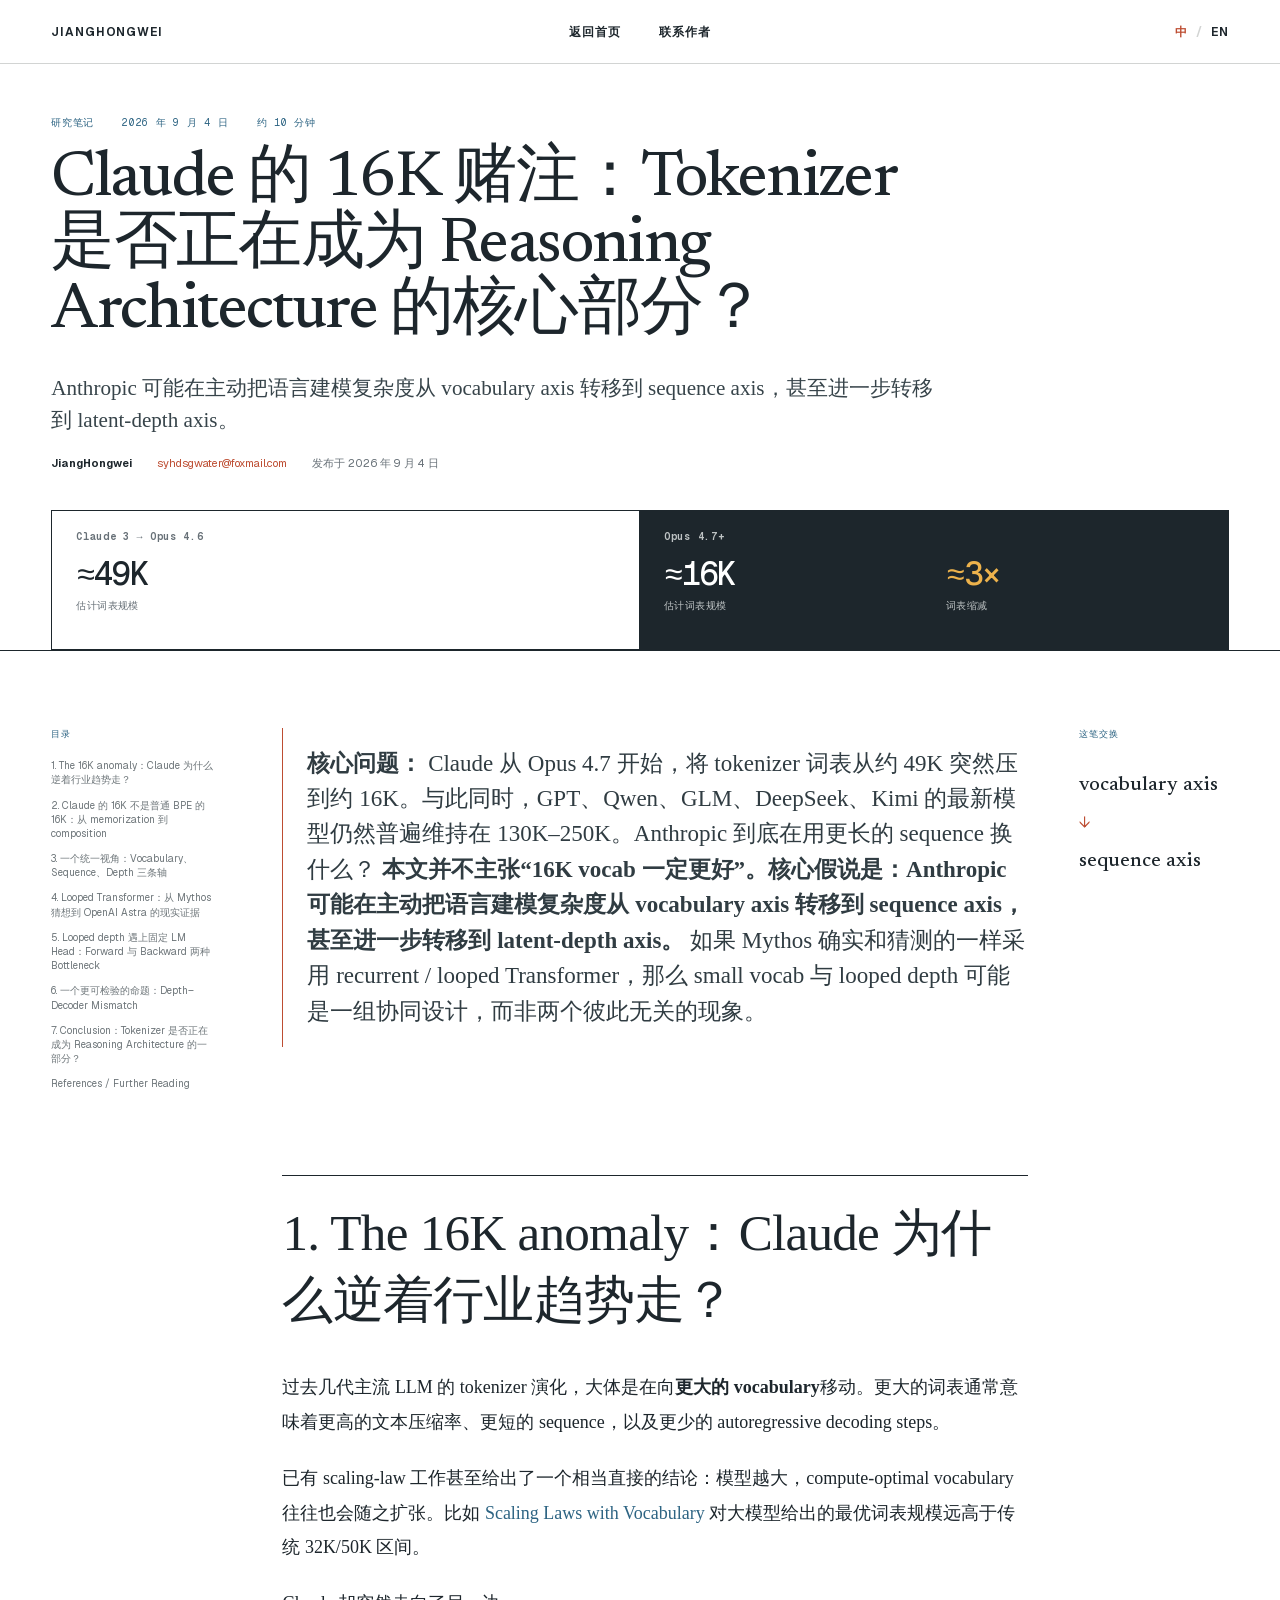
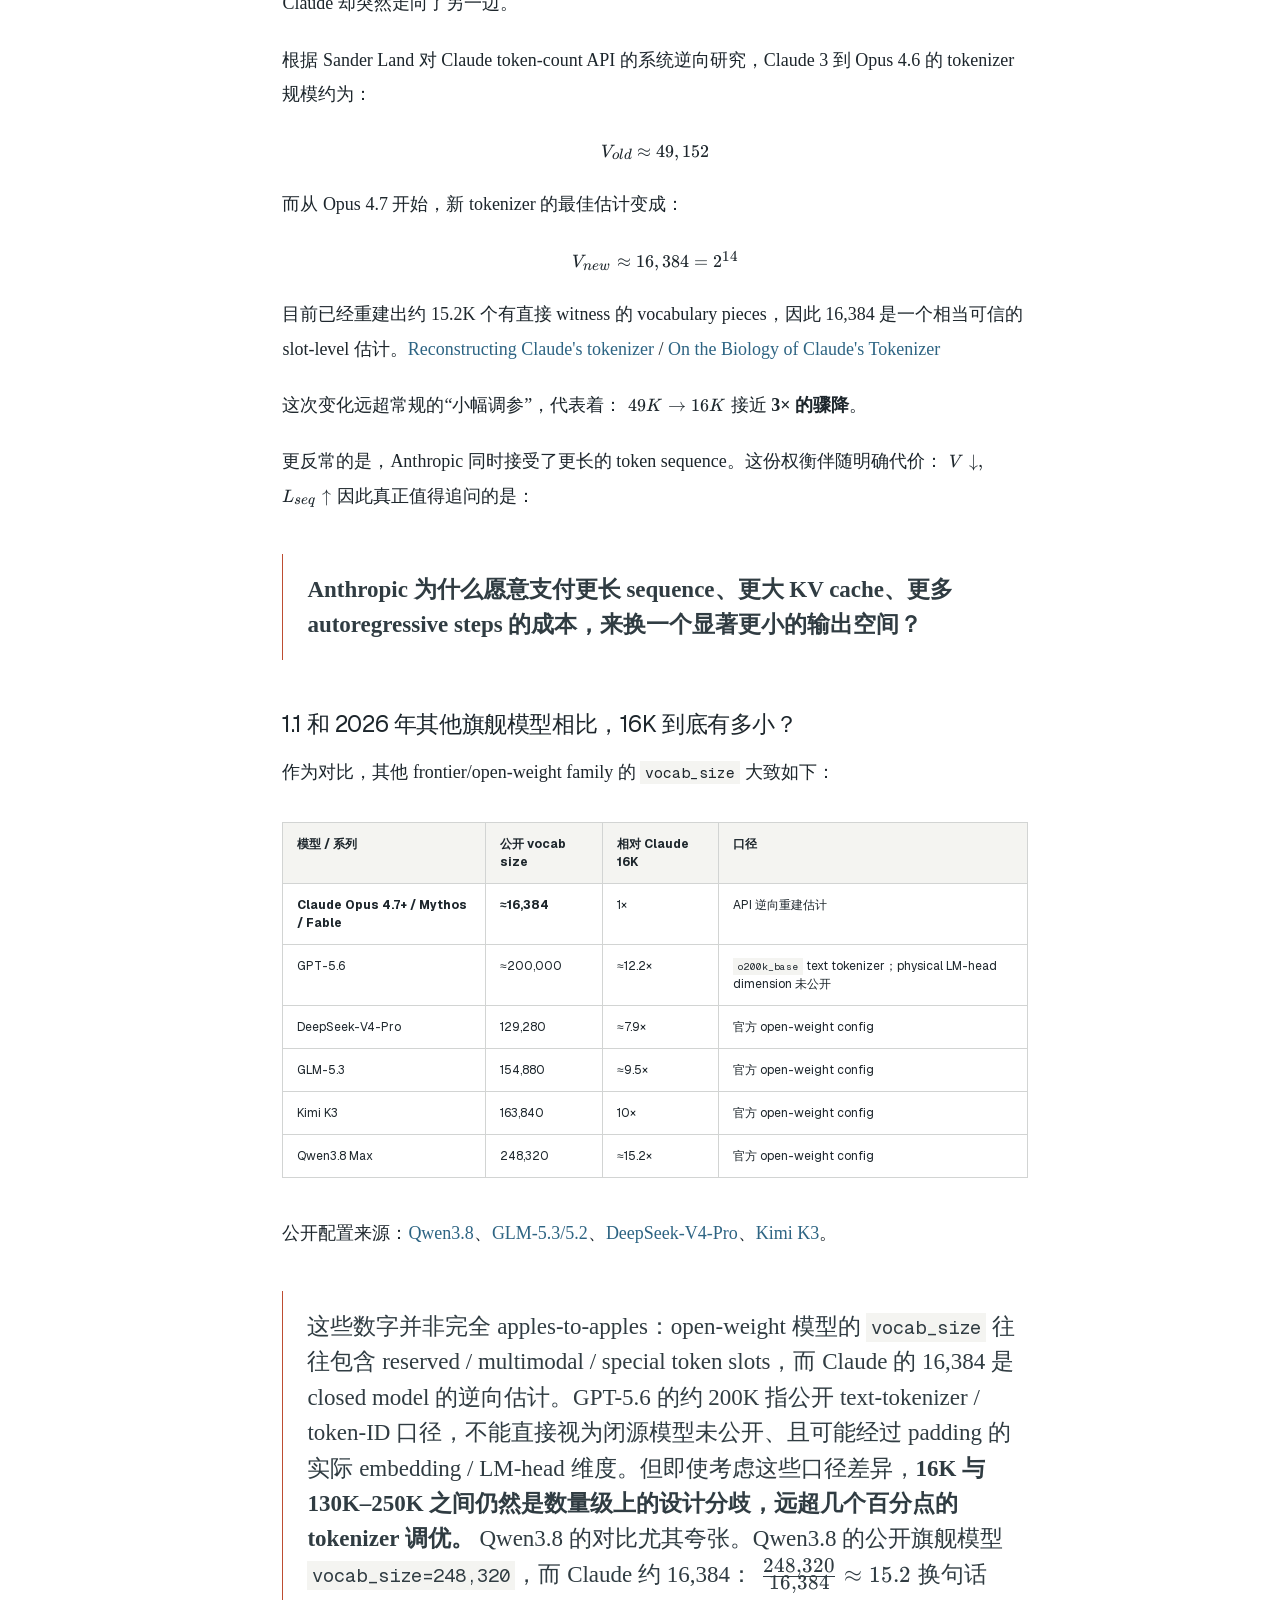
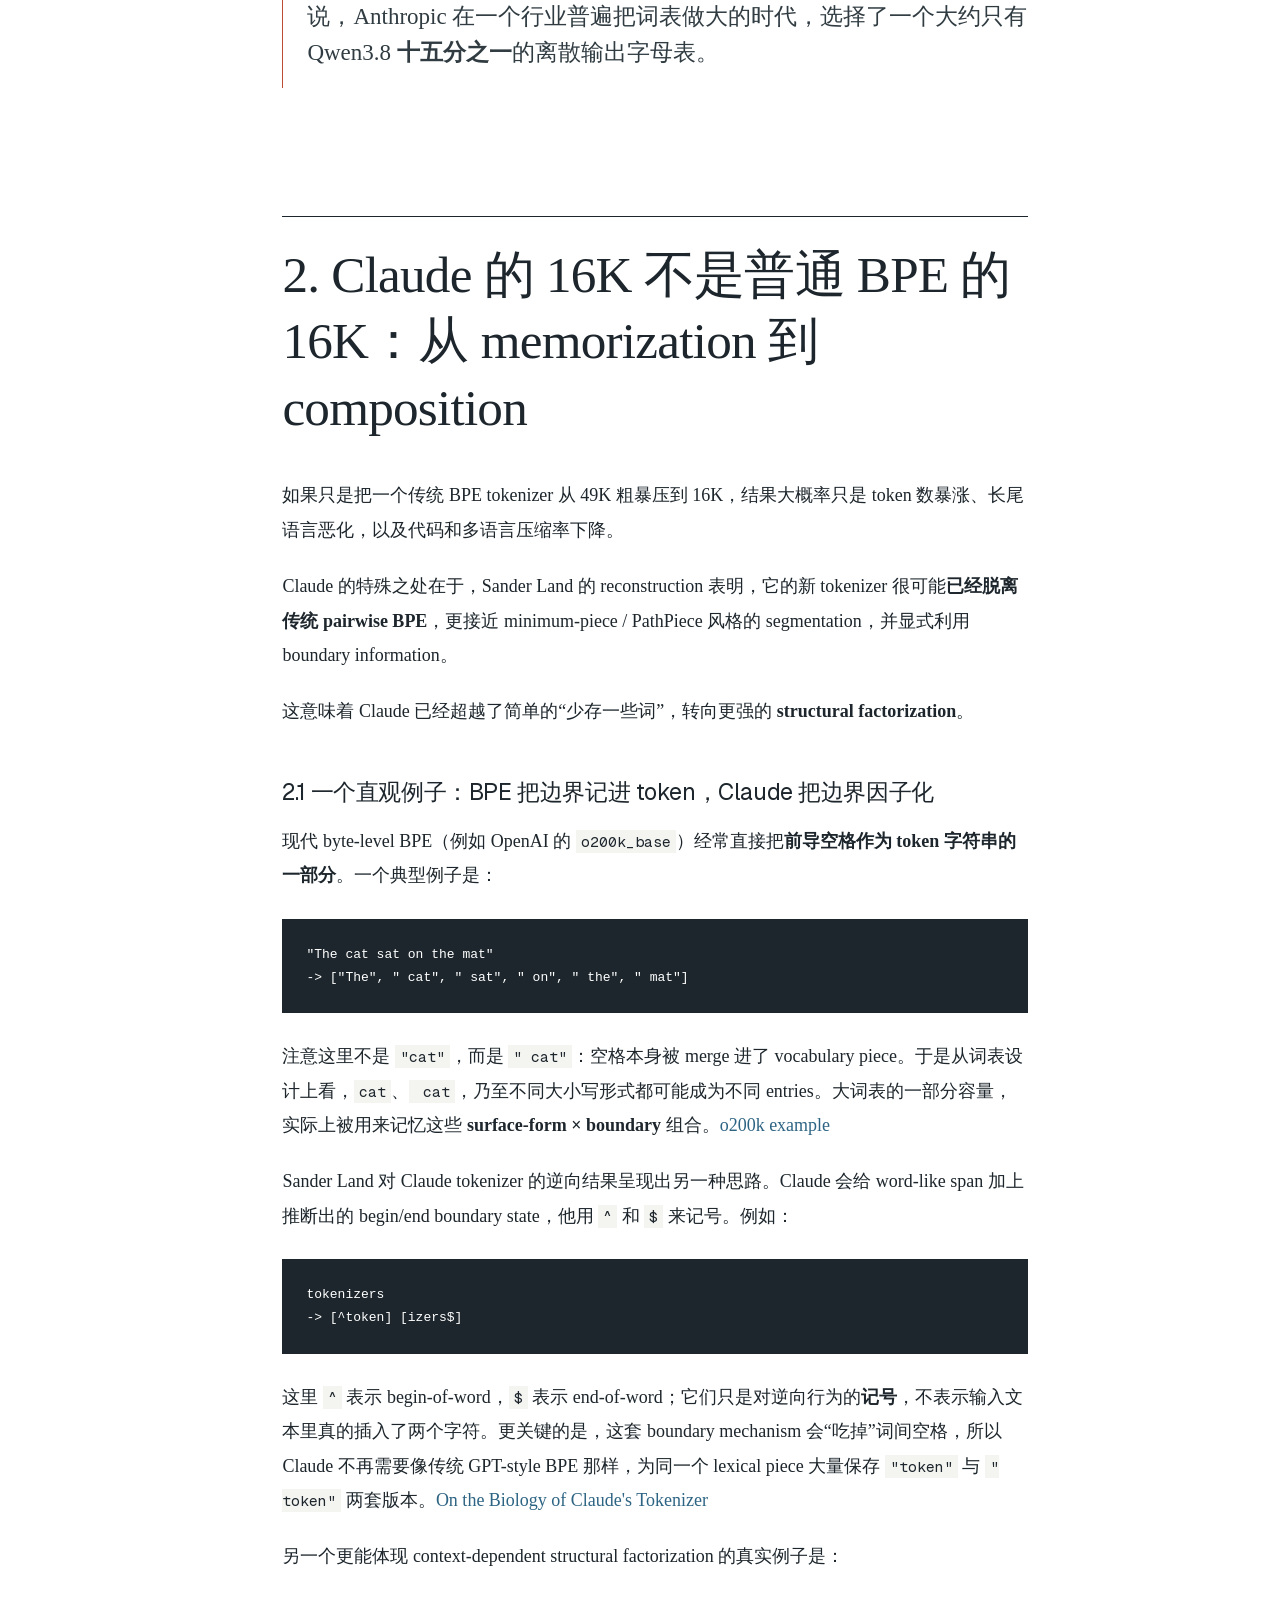
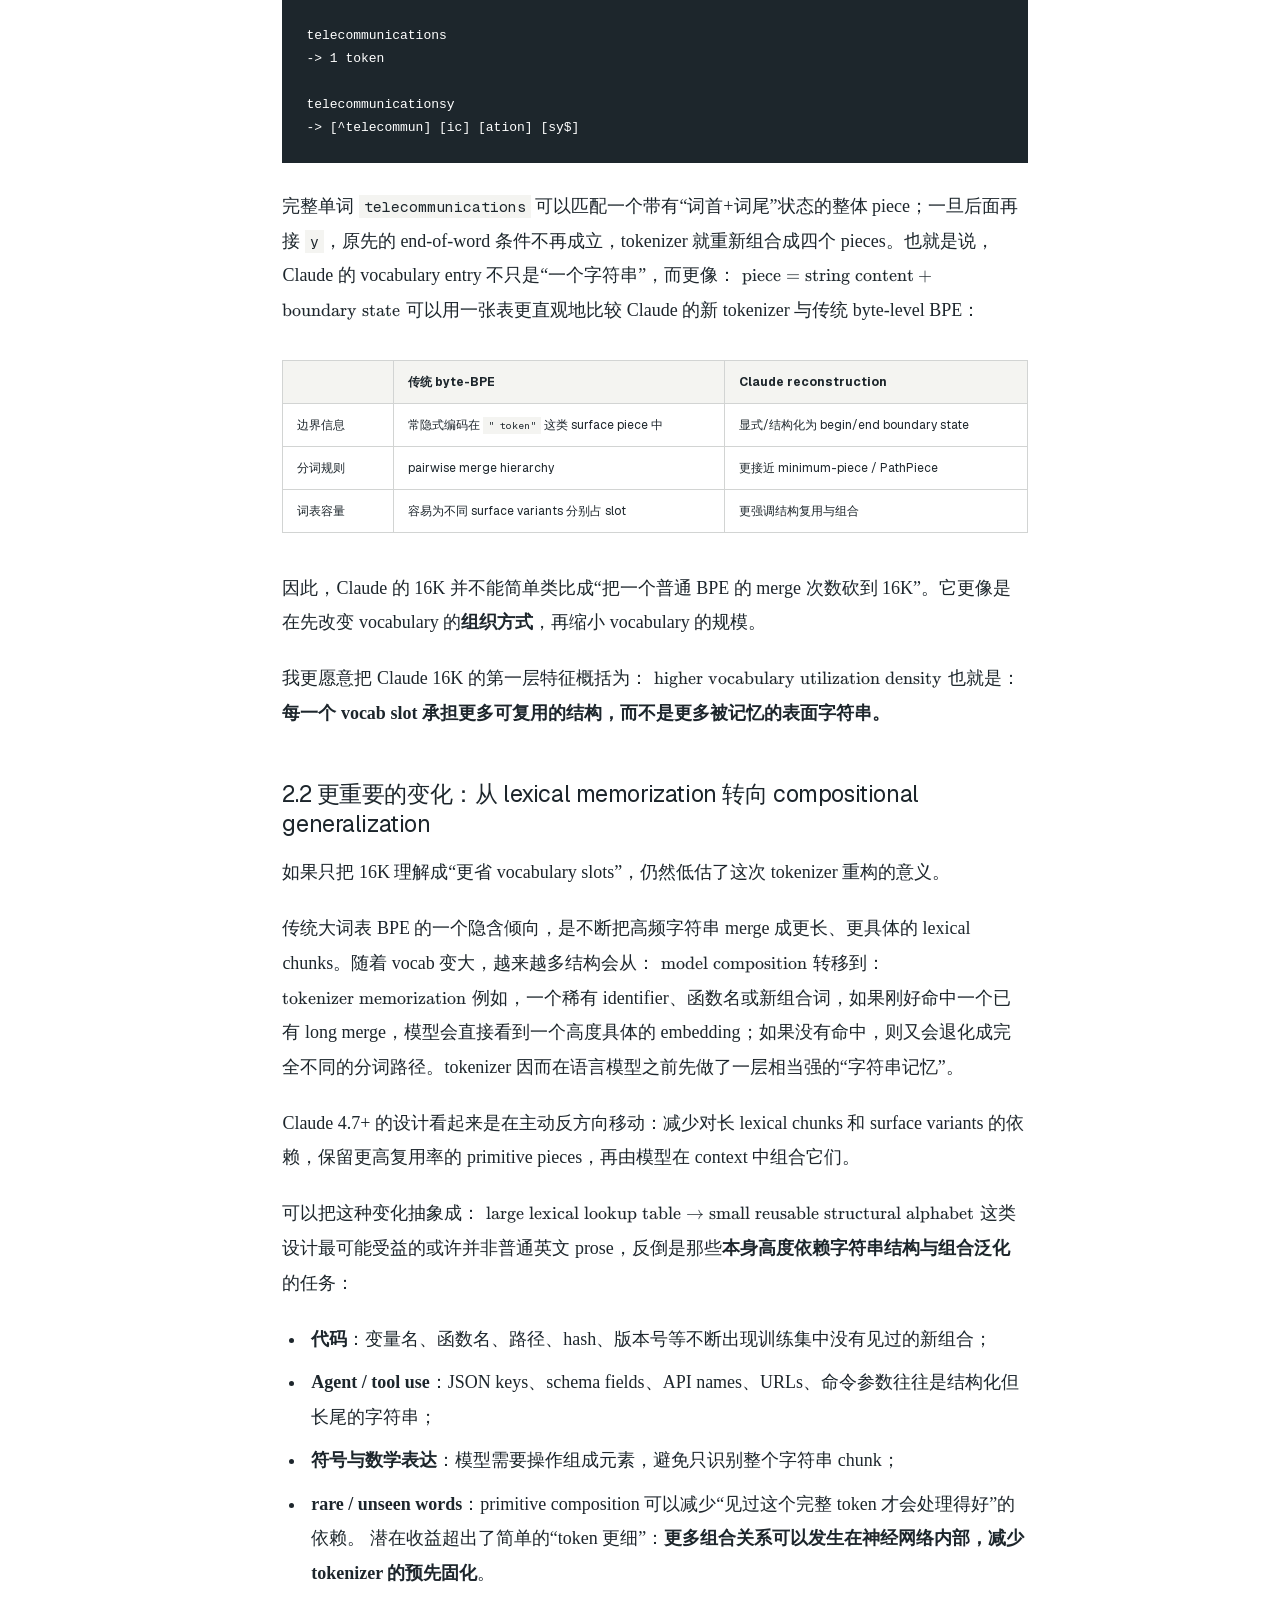
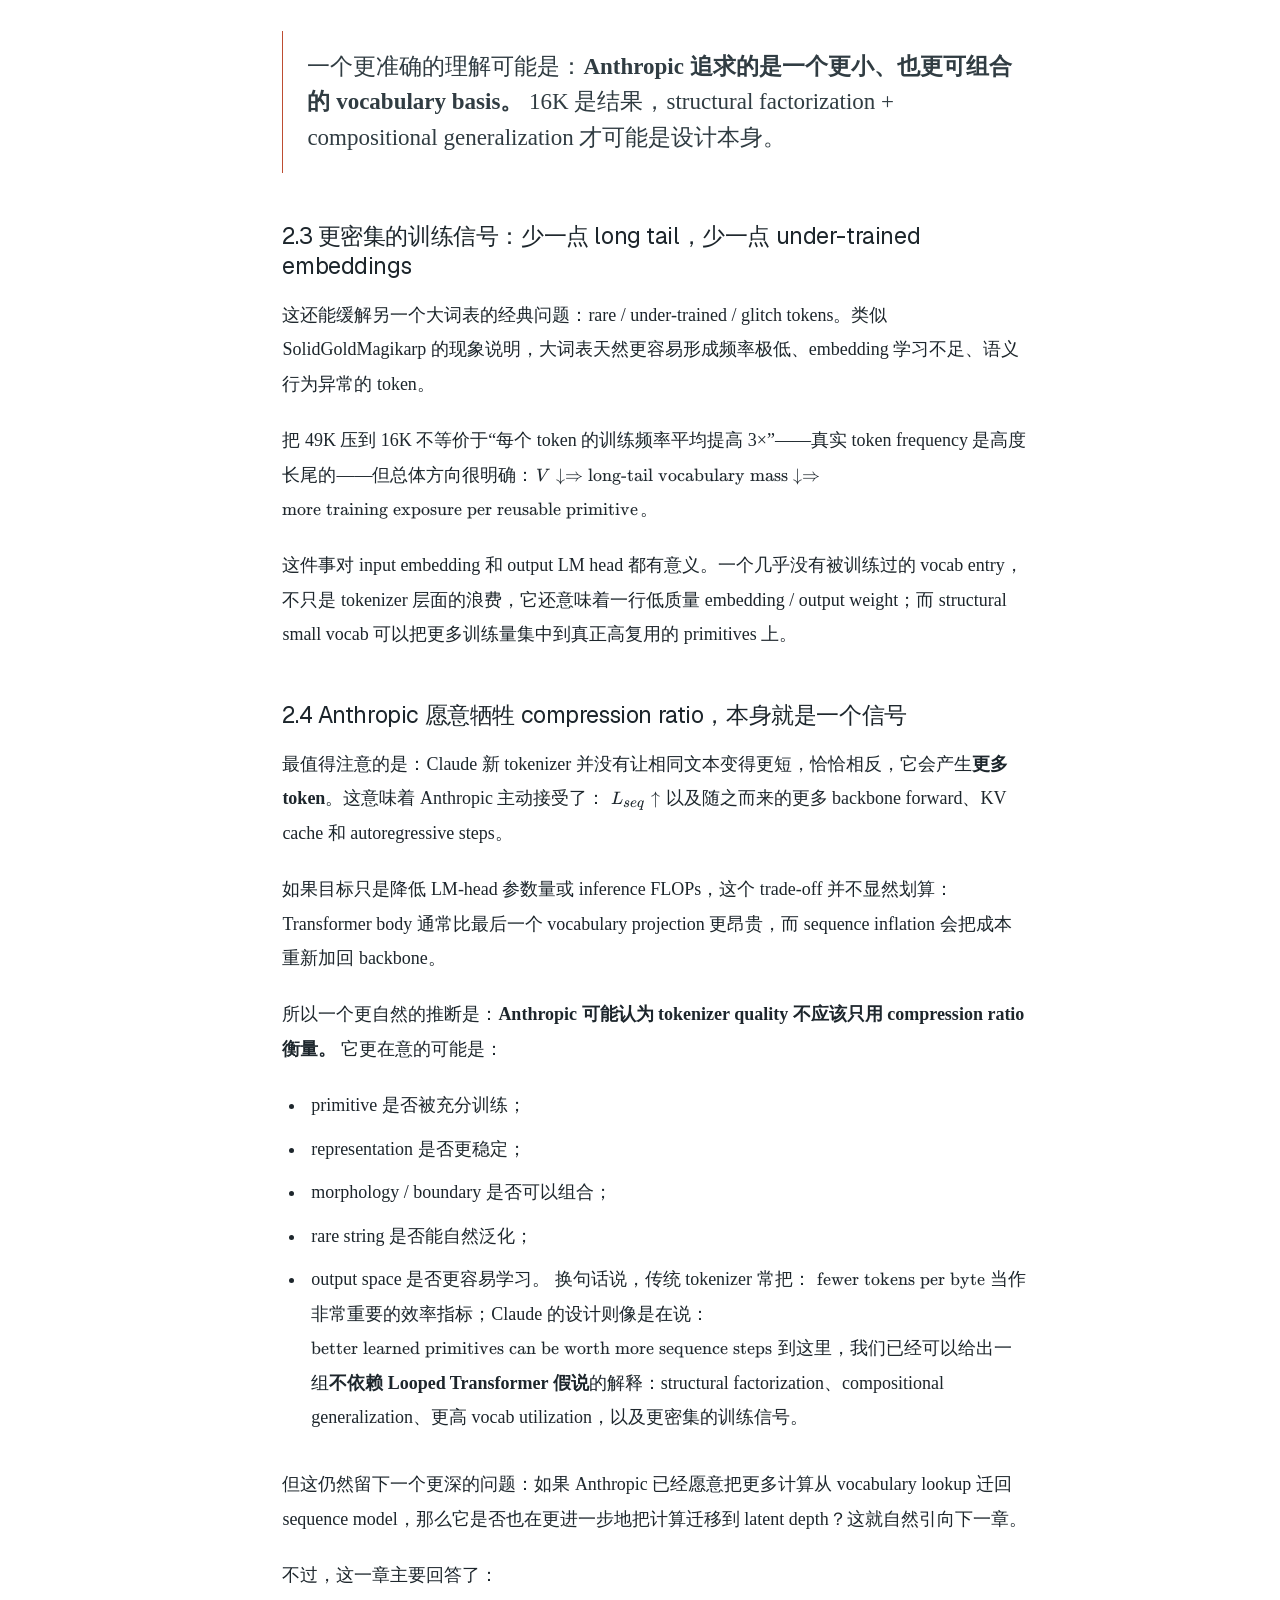
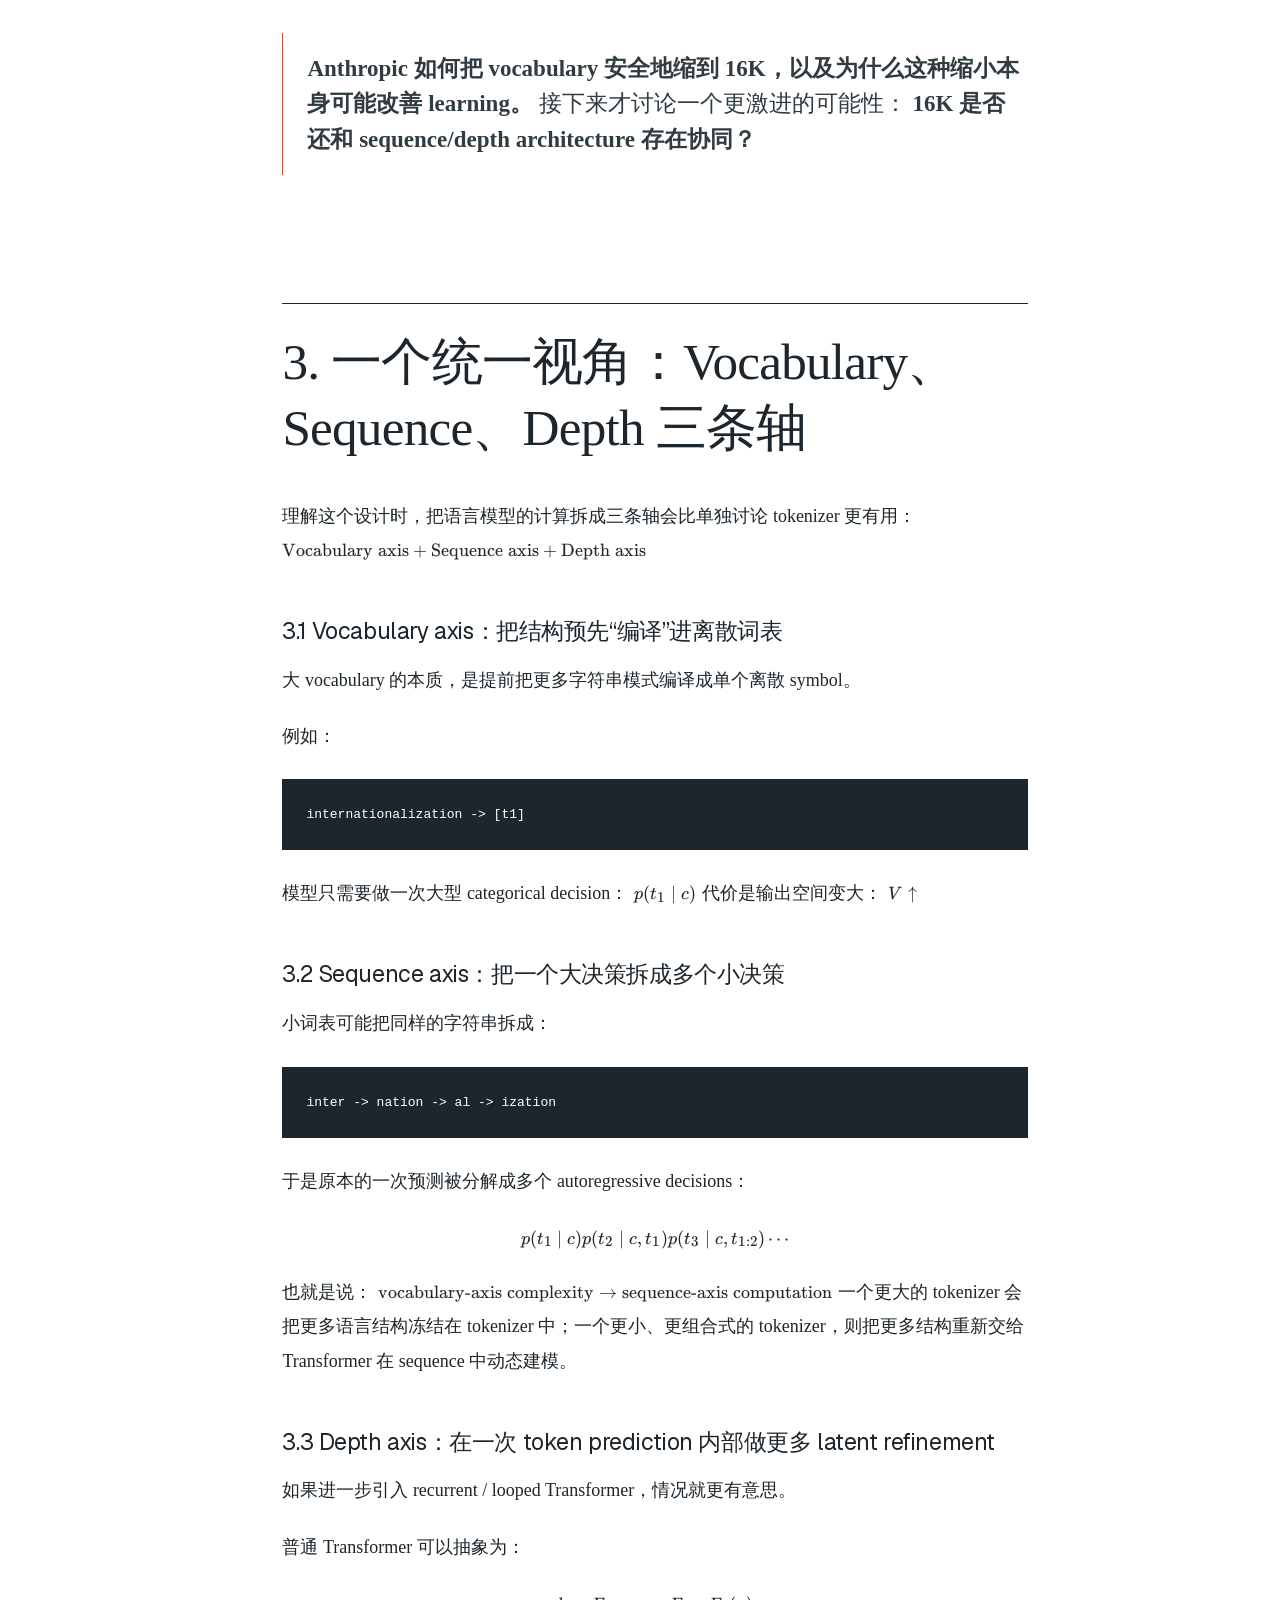
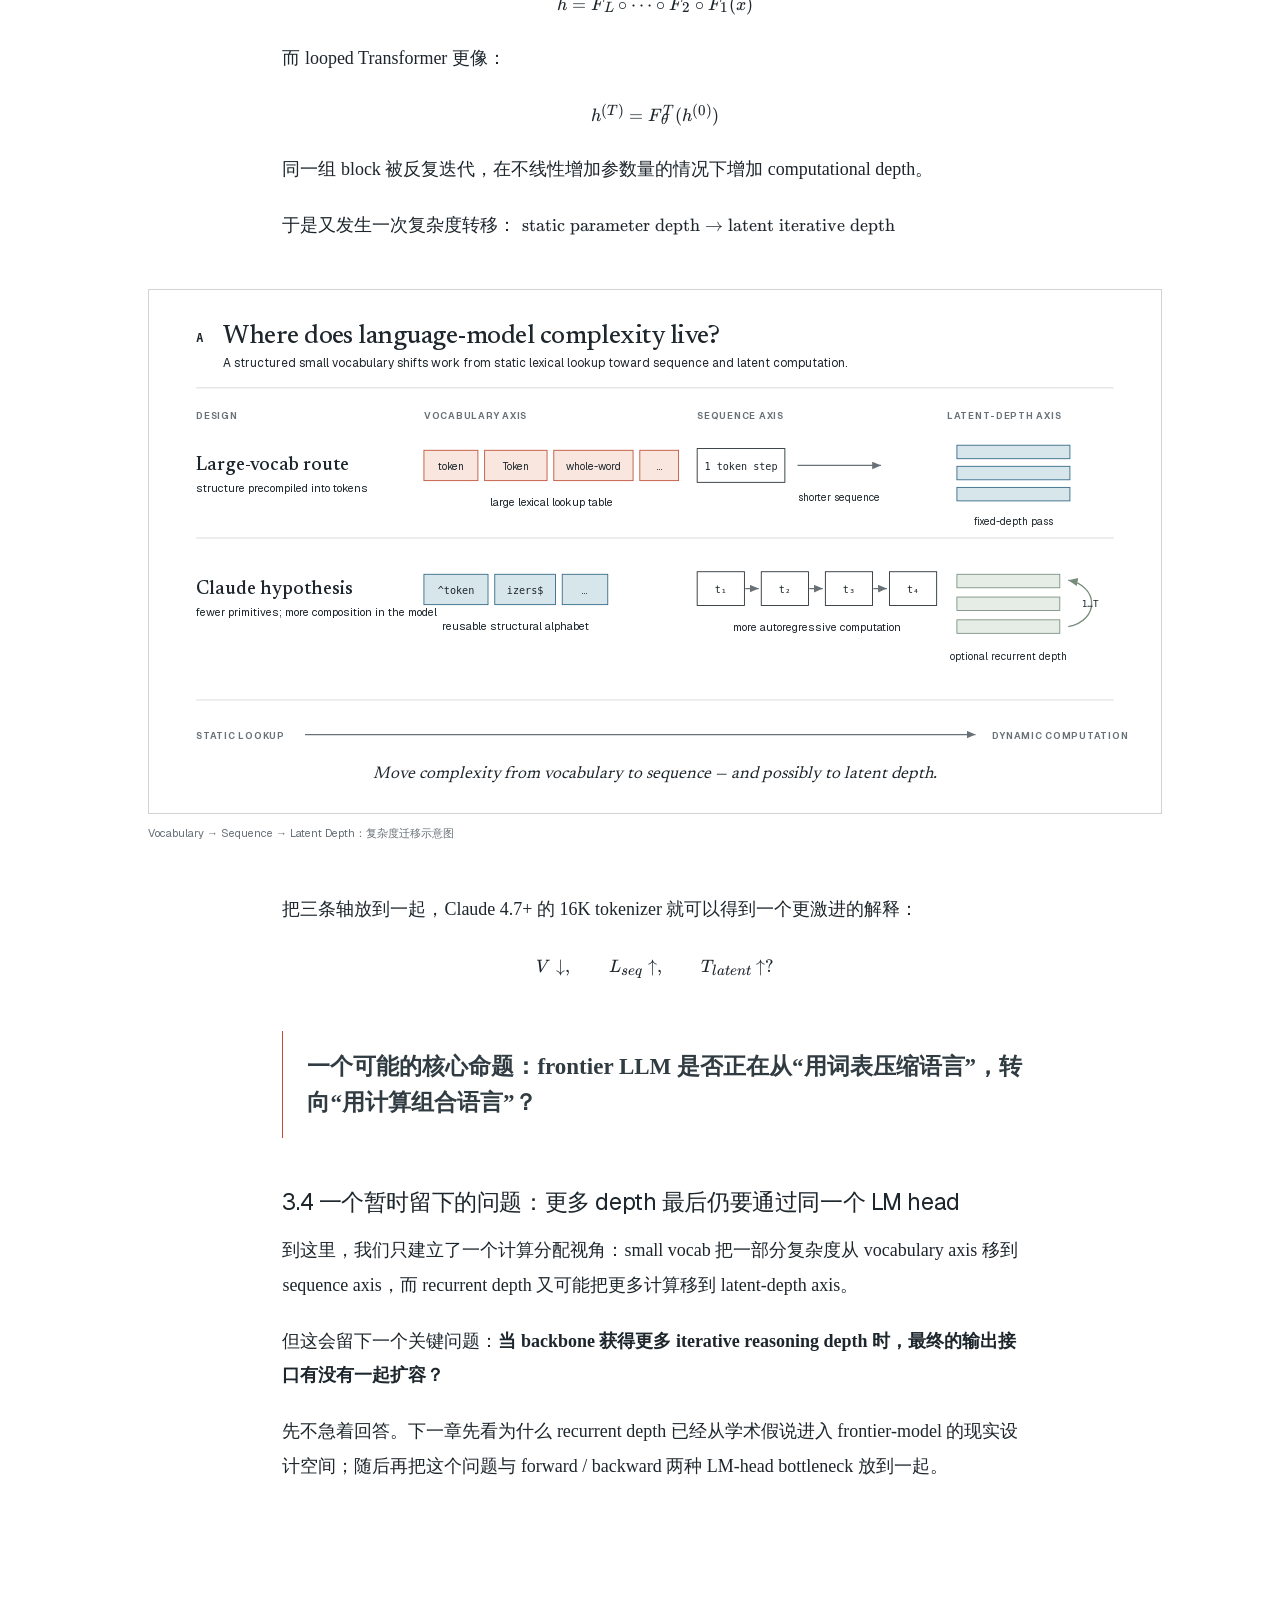
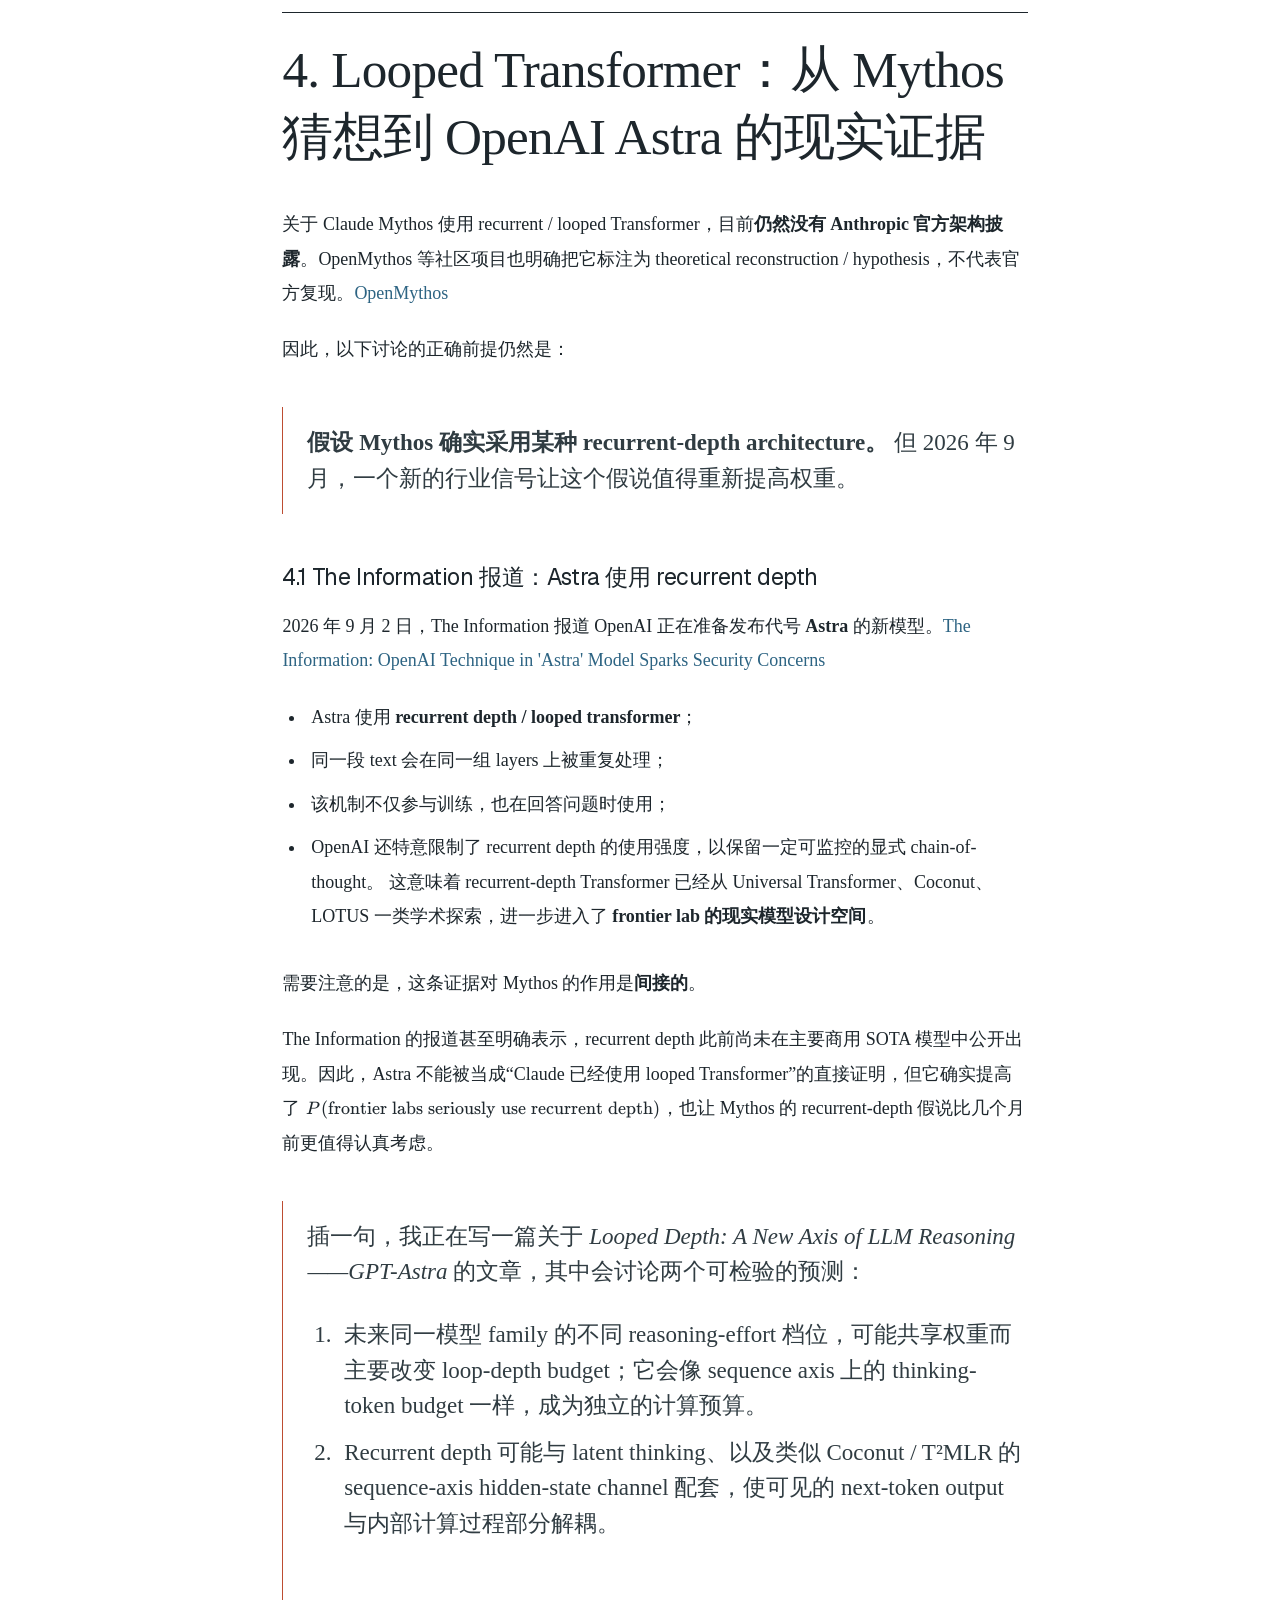
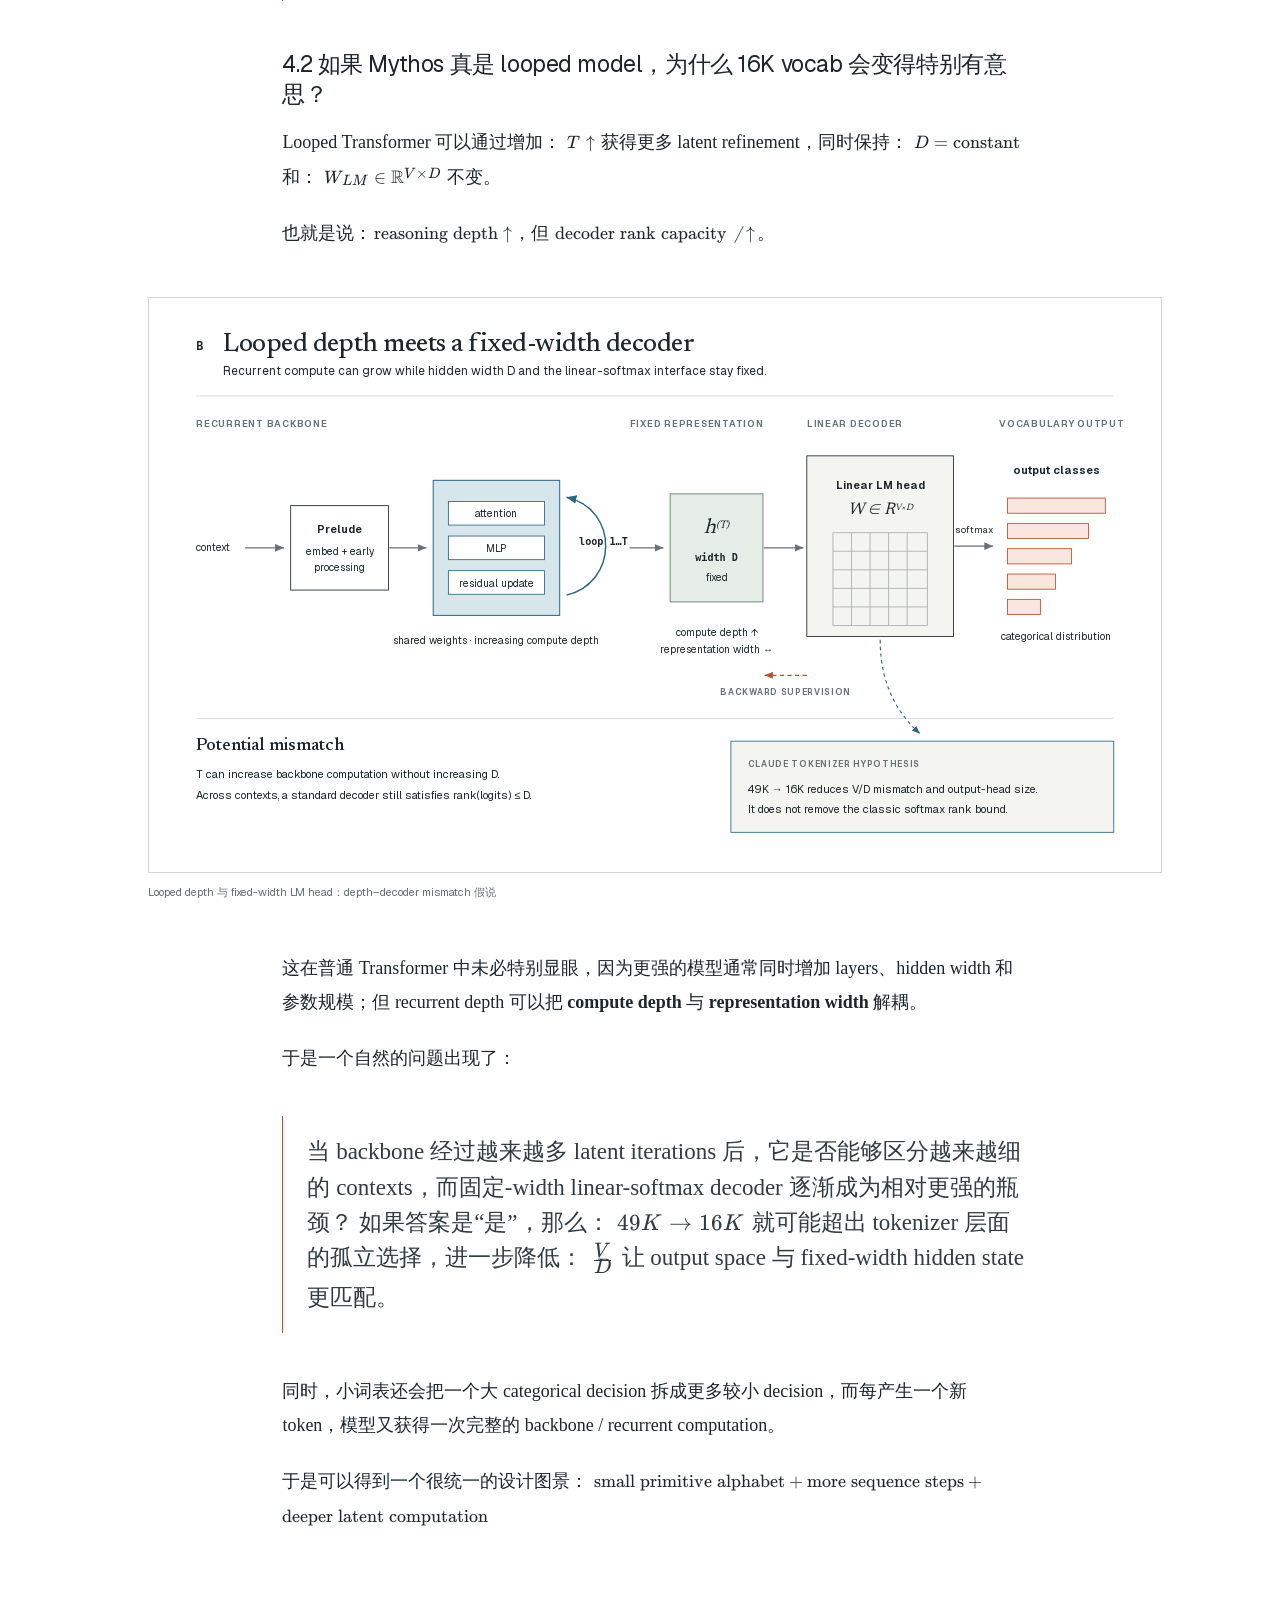
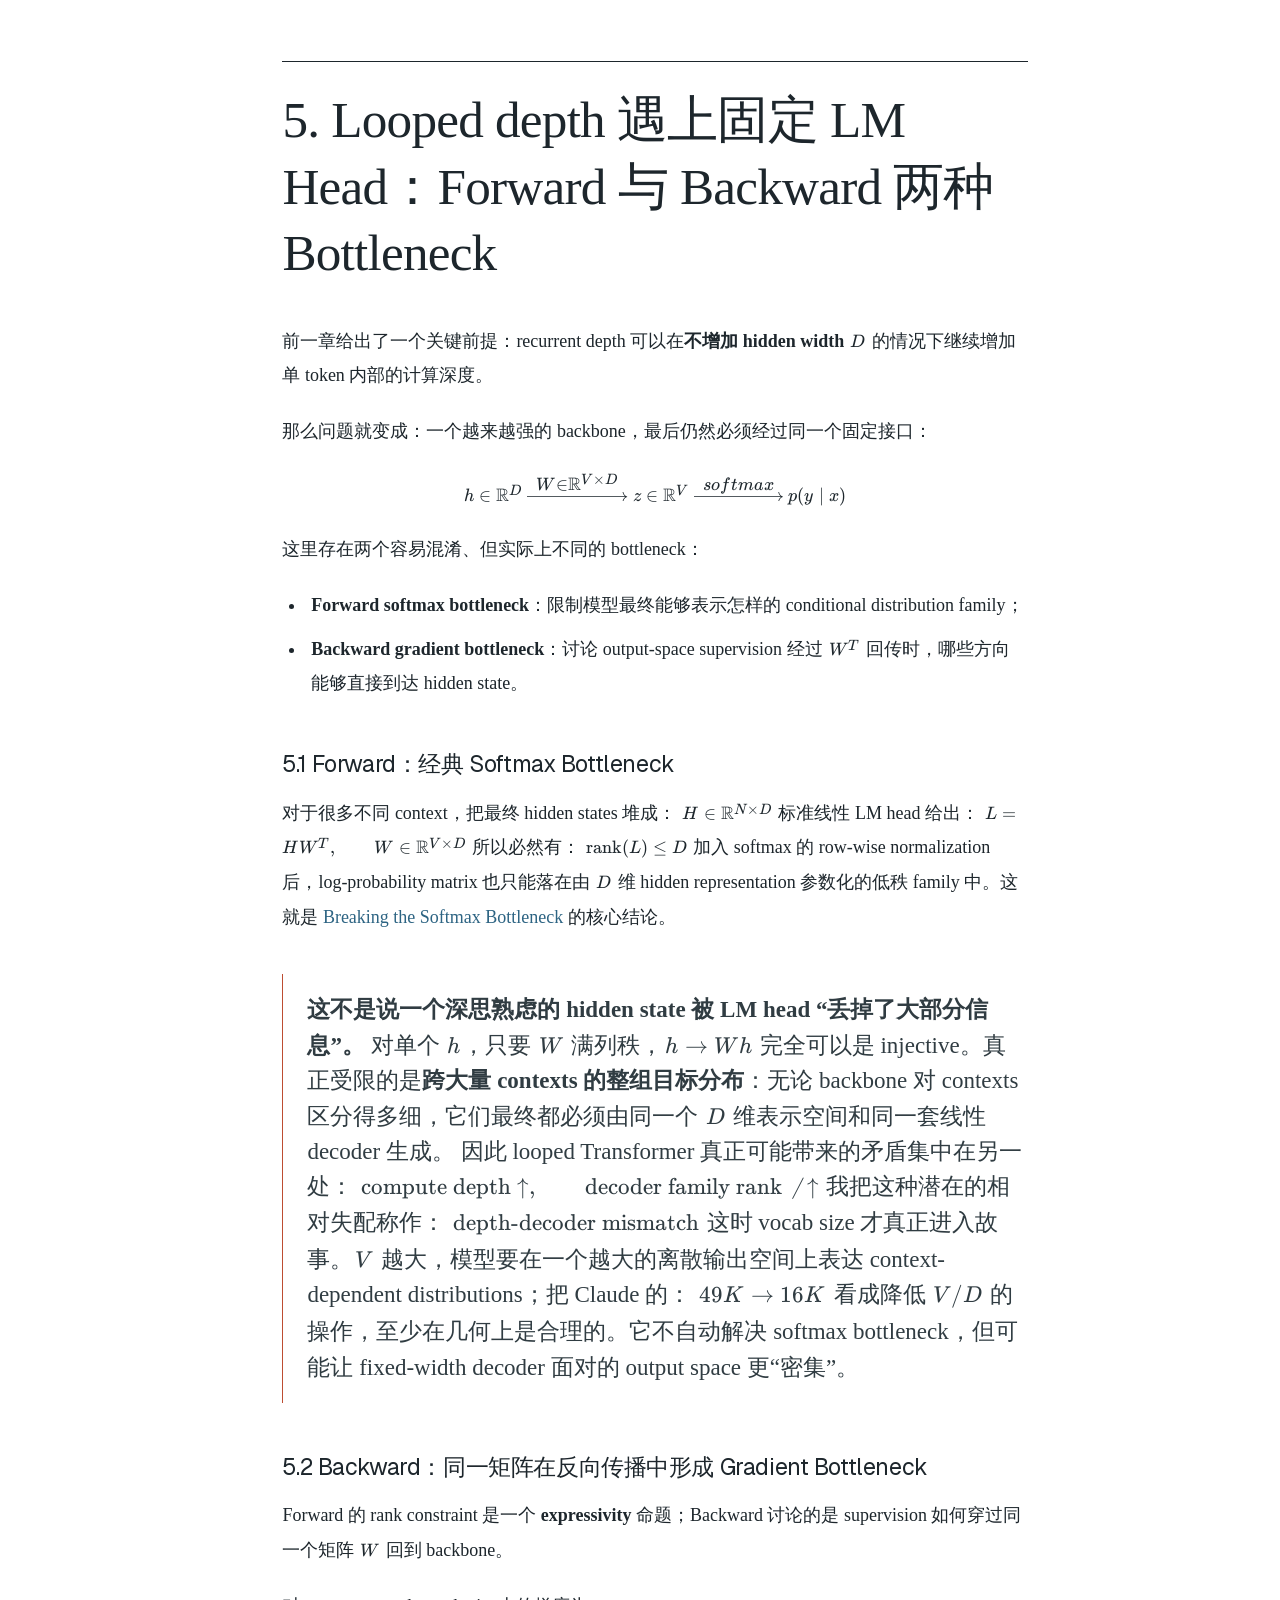
<file: zh/notes/claude-16k-tokenizer-reasoning-architecture/index.html>
<!DOCTYPE html><html lang="en"><head><meta charSet="utf-8"/><meta name="viewport" content="width=device-width, initial-scale=1"/><link rel="stylesheet" href="/_next/static/css/index.Digs-9z7.css" data-rsc-css-href="/_next/static/css/index.Digs-9z7.css" data-precedence="vite-rsc/importer-resources"/><title>Claude 的 16K 赌注：Tokenizer 是否正在成为 Reasoning Architecture 的核心部分？ · JiangHongwei</title><meta name="description" content="Anthropic 是否正在把语言建模复杂度从 vocabulary axis 转移到 sequence axis，甚至 latent-depth axis？"/><meta name="author" content="JiangHongwei"/><link rel="author" href="mailto:syhdsgwater@foxmail.com"/><meta property="og:title" content="Claude 的 16K 赌注：Tokenizer 是否正在成为 Reasoning Architecture 的核心部分？"/><meta property="og:description" content="关于 Claude small vocabulary、compositional tokenization 与 looped depth 的可检验假说。"/><meta property="og:type" content="article"/><meta property="article:published_time" content="2026-09-04T00:00:00.000Z"/><meta name="twitter:card" content="summary"/><meta name="twitter:title" content="JiangHongwei — Frontier Learning Field Notes"/><meta name="twitter:description" content="Experiments on frontier learning systems and software-engineering agents."/><link rel="icon" href="/icon.svg?9ac85f8052597596" sizes="any" type="image/svg+xml"/><link rel="canonical" href="https://syhdsgwater.github.io/zh/notes/claude-16k-tokenizer-reasoning-architecture"/><link rel="alternate" hrefLang="en" href="https://syhdsgwater.github.io/en/notes/claude-16k-tokenizer-reasoning-architecture"/><link rel="alternate" hrefLang="zh-CN" href="https://syhdsgwater.github.io/zh/notes/claude-16k-tokenizer-reasoning-architecture"/>
<link rel="preload" href="/_next/static/_vinext_fonts/geist-8ac0455e797f/geist-98bbbccb.woff2" as="font" type="font/woff2" crossorigin />
<link rel="preload" href="/_next/static/_vinext_fonts/geist-mono-00e989178794/geist-mono-013b2f2f.woff2" as="font" type="font/woff2" crossorigin />
<link rel="preload" href="/_next/static/_vinext_fonts/newsreader-94c054835b7e/newsreader-2415edd0.woff2" as="font" type="font/woff2" crossorigin />
<style data-vinext-fonts>/* cyrillic-ext */
@font-face {
  font-family: 'Geist';
  font-style: normal;
  font-weight: 100 900;
  font-display: swap;
  src: url(/_next/static/_vinext_fonts/geist-8ac0455e797f/geist-ff2310f5.woff2) format('woff2');
  unicode-range: U+0460-052F, U+1C80-1C8A, U+20B4, U+2DE0-2DFF, U+A640-A69F, U+FE2E-FE2F;
}
/* cyrillic */
@font-face {
  font-family: 'Geist';
  font-style: normal;
  font-weight: 100 900;
  font-display: swap;
  src: url(/_next/static/_vinext_fonts/geist-8ac0455e797f/geist-875ccdd4.woff2) format('woff2');
  unicode-range: U+0301, U+0400-045F, U+0490-0491, U+04B0-04B1, U+2116;
}
/* vietnamese */
@font-face {
  font-family: 'Geist';
  font-style: normal;
  font-weight: 100 900;
  font-display: swap;
  src: url(/_next/static/_vinext_fonts/geist-8ac0455e797f/geist-52306abf.woff2) format('woff2');
  unicode-range: U+0102-0103, U+0110-0111, U+0128-0129, U+0168-0169, U+01A0-01A1, U+01AF-01B0, U+0300-0301, U+0303-0304, U+0308-0309, U+0323, U+0329, U+1EA0-1EF9, U+20AB;
}
/* latin-ext */
@font-face {
  font-family: 'Geist';
  font-style: normal;
  font-weight: 100 900;
  font-display: swap;
  src: url(/_next/static/_vinext_fonts/geist-8ac0455e797f/geist-001175b1.woff2) format('woff2');
  unicode-range: U+0100-02BA, U+02BD-02C5, U+02C7-02CC, U+02CE-02D7, U+02DD-02FF, U+0304, U+0308, U+0329, U+1D00-1DBF, U+1E00-1E9F, U+1EF2-1EFF, U+2020, U+20A0-20AB, U+20AD-20C0, U+2113, U+2C60-2C7F, U+A720-A7FF;
}
/* latin */
@font-face {
  font-family: 'Geist';
  font-style: normal;
  font-weight: 100 900;
  font-display: swap;
  src: url(/_next/static/_vinext_fonts/geist-8ac0455e797f/geist-98bbbccb.woff2) format('woff2');
  unicode-range: U+0000-00FF, U+0131, U+0152-0153, U+02BB-02BC, U+02C6, U+02DA, U+02DC, U+0304, U+0308, U+0329, U+2000-206F, U+20AC, U+2122, U+2191, U+2193, U+2212, U+2215, U+FEFF, U+FFFD;
}

@font-face {
  font-family: 'Geist Fallback';
  src: local("Arial");
  ascent-override: 95.94%;
  descent-override: 28.16%;
  line-gap-override: 0.00%;
  size-adjust: 104.76%;
}

.__font_geist_1x7d0xu { font-family: 'Geist', 'Geist Fallback'; font-style: normal; }

.__variable_geist_1x7d0xu { --font-sans: 'Geist', 'Geist Fallback'; }

/* cyrillic-ext */
@font-face {
  font-family: 'Geist Mono';
  font-style: normal;
  font-weight: 100 900;
  font-display: swap;
  src: url(/_next/static/_vinext_fonts/geist-mono-00e989178794/geist-mono-f6b33328.woff2) format('woff2');
  unicode-range: U+0460-052F, U+1C80-1C8A, U+20B4, U+2DE0-2DFF, U+A640-A69F, U+FE2E-FE2F;
}
/* cyrillic */
@font-face {
  font-family: 'Geist Mono';
  font-style: normal;
  font-weight: 100 900;
  font-display: swap;
  src: url(/_next/static/_vinext_fonts/geist-mono-00e989178794/geist-mono-44e03052.woff2) format('woff2');
  unicode-range: U+0301, U+0400-045F, U+0490-0491, U+04B0-04B1, U+2116;
}
/* symbols2 */
@font-face {
  font-family: 'Geist Mono';
  font-style: normal;
  font-weight: 100 900;
  font-display: swap;
  src: url(/_next/static/_vinext_fonts/geist-mono-00e989178794/geist-mono-0638449e.woff2) format('woff2');
  unicode-range: U+2000-2001, U+2004-2008, U+200A, U+23B8-23BD, U+2500-259F;
}
/* vietnamese */
@font-face {
  font-family: 'Geist Mono';
  font-style: normal;
  font-weight: 100 900;
  font-display: swap;
  src: url(/_next/static/_vinext_fonts/geist-mono-00e989178794/geist-mono-971fb274.woff2) format('woff2');
  unicode-range: U+0102-0103, U+0110-0111, U+0128-0129, U+0168-0169, U+01A0-01A1, U+01AF-01B0, U+0300-0301, U+0303-0304, U+0308-0309, U+0323, U+0329, U+1EA0-1EF9, U+20AB;
}
/* latin-ext */
@font-face {
  font-family: 'Geist Mono';
  font-style: normal;
  font-weight: 100 900;
  font-display: swap;
  src: url(/_next/static/_vinext_fonts/geist-mono-00e989178794/geist-mono-44745446.woff2) format('woff2');
  unicode-range: U+0100-02BA, U+02BD-02C5, U+02C7-02CC, U+02CE-02D7, U+02DD-02FF, U+0304, U+0308, U+0329, U+1D00-1DBF, U+1E00-1E9F, U+1EF2-1EFF, U+2020, U+20A0-20AB, U+20AD-20C0, U+2113, U+2C60-2C7F, U+A720-A7FF;
}
/* latin */
@font-face {
  font-family: 'Geist Mono';
  font-style: normal;
  font-weight: 100 900;
  font-display: swap;
  src: url(/_next/static/_vinext_fonts/geist-mono-00e989178794/geist-mono-013b2f2f.woff2) format('woff2');
  unicode-range: U+0000-00FF, U+0131, U+0152-0153, U+02BB-02BC, U+02C6, U+02DA, U+02DC, U+0304, U+0308, U+0329, U+2000-206F, U+20AC, U+2122, U+2191, U+2193, U+2212, U+2215, U+FEFF, U+FFFD;
}

@font-face {
  font-family: 'Geist Mono Fallback';
  src: local("Arial");
  ascent-override: 74.67%;
  descent-override: 21.92%;
  line-gap-override: 0.00%;
  size-adjust: 134.59%;
}

.__font_geist_mono_0f4jdpq { font-family: 'Geist Mono', 'Geist Mono Fallback'; font-style: normal; }

.__variable_geist_mono_0f4jdpq { --font-mono: 'Geist Mono', 'Geist Mono Fallback'; }

/* vietnamese */
@font-face {
  font-family: 'Newsreader';
  font-style: normal;
  font-weight: 200 800;
  font-display: swap;
  src: url(/_next/static/_vinext_fonts/newsreader-94c054835b7e/newsreader-cdecad9c.woff2) format('woff2');
  unicode-range: U+0102-0103, U+0110-0111, U+0128-0129, U+0168-0169, U+01A0-01A1, U+01AF-01B0, U+0300-0301, U+0303-0304, U+0308-0309, U+0323, U+0329, U+1EA0-1EF9, U+20AB;
}
/* latin-ext */
@font-face {
  font-family: 'Newsreader';
  font-style: normal;
  font-weight: 200 800;
  font-display: swap;
  src: url(/_next/static/_vinext_fonts/newsreader-94c054835b7e/newsreader-a239d8f4.woff2) format('woff2');
  unicode-range: U+0100-02BA, U+02BD-02C5, U+02C7-02CC, U+02CE-02D7, U+02DD-02FF, U+0304, U+0308, U+0329, U+1D00-1DBF, U+1E00-1E9F, U+1EF2-1EFF, U+2020, U+20A0-20AB, U+20AD-20C0, U+2113, U+2C60-2C7F, U+A720-A7FF;
}
/* latin */
@font-face {
  font-family: 'Newsreader';
  font-style: normal;
  font-weight: 200 800;
  font-display: swap;
  src: url(/_next/static/_vinext_fonts/newsreader-94c054835b7e/newsreader-2415edd0.woff2) format('woff2');
  unicode-range: U+0000-00FF, U+0131, U+0152-0153, U+02BB-02BC, U+02C6, U+02DA, U+02DC, U+0304, U+0308, U+0329, U+2000-206F, U+20AC, U+2122, U+2191, U+2193, U+2212, U+2215, U+FEFF, U+FFFD;
}

@font-face {
  font-family: 'Newsreader Fallback';
  src: local("Times New Roman");
  ascent-override: 69.68%;
  descent-override: 25.12%;
  line-gap-override: 0.00%;
  size-adjust: 105.48%;
}

.__font_newsreader_1ia8sbx { font-family: 'Newsreader', 'Newsreader Fallback'; font-style: normal; }

.__variable_newsreader_1ia8sbx { --font-serif: 'Newsreader', 'Newsreader Fallback'; }
</style>
</head><body class="__variable_geist_1x7d0xu __variable_geist_mono_0f4jdpq __variable_newsreader_1ia8sbx"><main class="research-page is-zh" lang="zh-CN"><header class="site-header article-site-header"><a class="brand" href="/" aria-label="JiangHongwei home"><span>JiangHongwei</span></a><nav aria-label="主导航"><a href="/">返回首页</a><a href="mailto:syhdsgwater@foxmail.com">联系作者</a></nav><div class="language-switch" aria-label="语言"><a class="current-language" href="#" aria-current="page">中</a><span aria-hidden="true">/</span><a href="/en/notes/claude-16k-tokenizer-reasoning-architecture">EN</a></div></header><header class="article-hero"><div class="article-meta-line"><span>研究笔记</span><span>2026 年 9 月 4 日</span><span>约 10 分钟</span></div><h1>Claude 的 16K 赌注：Tokenizer 是否正在成为 Reasoning Architecture 的核心部分？</h1><p class="article-deck">Anthropic 可能在主动把语言建模复杂度从 vocabulary axis 转移到 sequence axis，甚至进一步转移到 latent-depth axis。</p><div class="article-author"><span>JiangHongwei</span><a href="mailto:syhdsgwater@foxmail.com">syhdsgwater@foxmail.com</a><span>发布于 2026 年 9 月 4 日</span></div><div class="article-comparison" aria-label="Claude tokenizer 词表规模变化"><div class="comparison-model "><p>Claude 3 → Opus 4.6</p><dl><div><dt>估计词表规模</dt><dd>≈49K</dd></div></dl></div><div class="comparison-model comparison-model-emphasis"><p>Opus 4.7+</p><dl><div><dt>估计词表规模</dt><dd>≈16K</dd></div><div><dt>词表缩减</dt><dd>≈3×</dd></div></dl></div></div></header><div class="article-layout"><aside class="article-toc" aria-label="目录"><p>目录</p><ol><li><a href="#1-the-16k-anomaly-claude-为什么逆着行业趋势走">1. The 16K anomaly：Claude 为什么逆着行业趋势走？</a></li><li><a href="#2-claude-的-16k-不是普通-bpe-的-16k-从-memorization-到-composition">2. Claude 的 16K 不是普通 BPE 的 16K：从 memorization 到 composition</a></li><li><a href="#3-一个统一视角-vocabulary-sequence-depth-三条轴">3. 一个统一视角：Vocabulary、Sequence、Depth 三条轴</a></li><li><a href="#4-looped-transformer-从-mythos-猜想到-openai-astra-的现实证据">4. Looped Transformer：从 Mythos 猜想到 OpenAI Astra 的现实证据</a></li><li><a href="#5-looped-depth-遇上固定-lm-head-forward-与-backward-两种-bottleneck">5. Looped depth 遇上固定 LM Head：Forward 与 Backward 两种 Bottleneck</a></li><li><a href="#6-一个更可检验的命题-depth-decoder-mismatch">6. 一个更可检验的命题：Depth–Decoder Mismatch</a></li><li><a href="#7-conclusion-tokenizer-是否正在成为-reasoning-architecture-的一部分">7. Conclusion：Tokenizer 是否正在成为 Reasoning Architecture 的一部分？</a></li><li><a href="#references-further-reading">References / Further Reading</a></li></ol></aside><article class="article-body"><blockquote>
<p><strong>核心问题：</strong> Claude 从 Opus 4.7 开始，将 tokenizer 词表从约 49K 突然压到约 16K。与此同时，GPT、Qwen、GLM、DeepSeek、Kimi 的最新模型仍然普遍维持在 130K–250K。Anthropic 到底在用更长的 sequence 换什么？
<strong>本文并不主张“16K vocab 一定更好”。核心假说是：Anthropic 可能在主动把语言建模复杂度从 vocabulary axis 转移到 sequence axis，甚至进一步转移到 latent-depth axis。</strong> 如果 Mythos 确实和猜测的一样采用 recurrent / looped Transformer，那么 small vocab 与 looped depth 可能是一组协同设计，而非两个彼此无关的现象。</p>
</blockquote>
<h2 id="1-the-16k-anomaly-claude-为什么逆着行业趋势走"><a class="heading-anchor" href="#1-the-16k-anomaly-claude-为什么逆着行业趋势走" aria-label="Link to 1. The 16K anomaly：Claude 为什么逆着行业趋势走？">#</a>1. The 16K anomaly：Claude 为什么逆着行业趋势走？</h2>
<p>过去几代主流 LLM 的 tokenizer 演化，大体是在向<strong>更大的 vocabulary</strong>移动。更大的词表通常意味着更高的文本压缩率、更短的 sequence，以及更少的 autoregressive decoding steps。</p>
<p>已有 scaling-law 工作甚至给出了一个相当直接的结论：模型越大，compute-optimal vocabulary 往往也会随之扩张。比如 <a href="https://arxiv.org/abs/2407.13623" target="_blank" rel="noreferrer">Scaling Laws with Vocabulary</a> 对大模型给出的最优词表规模远高于传统 32K/50K 区间。</p>
<p>Claude 却突然走向了另一边。</p>
<p>根据 Sander Land 对 Claude token-count API 的系统逆向研究，Claude 3 到 Opus 4.6 的 tokenizer 规模约为：</p>
<span class="katex-display"><span class="katex"><span class="katex-mathml"><math xmlns="http://www.w3.org/1998/Math/MathML" display="block"><semantics><mrow><msub><mi>V</mi><mrow><mi>o</mi><mi>l</mi><mi>d</mi></mrow></msub><mo>≈</mo><mn>49</mn><mo separator="true">,</mo><mn>152</mn></mrow><annotation encoding="application/x-tex">V_{old}\approx49,152</annotation></semantics></math></span><span class="katex-html" aria-hidden="true"><span class="base"><span class="strut" style="height:0.8333em;vertical-align:-0.15em"></span><span class="mord"><span class="mord mathnormal" style="margin-right:0.2222em">V</span><span class="msupsub"><span class="vlist-t vlist-t2"><span class="vlist-r"><span class="vlist" style="height:0.3361em"><span style="top:-2.55em;margin-left:-0.2222em;margin-right:0.05em"><span class="pstrut" style="height:2.7em"></span><span class="sizing reset-size6 size3 mtight"><span class="mord mtight"><span class="mord mathnormal mtight">o</span><span class="mord mathnormal mtight" style="margin-right:0.0197em">l</span><span class="mord mathnormal mtight">d</span></span></span></span></span><span class="vlist-s">​</span></span><span class="vlist-r"><span class="vlist" style="height:0.15em"><span></span></span></span></span></span></span><span class="mspace" style="margin-right:0.2778em"></span><span class="mrel">≈</span><span class="mspace" style="margin-right:0.2778em"></span></span><span class="base"><span class="strut" style="height:0.8389em;vertical-align:-0.1944em"></span><span class="mord">49</span><span class="mpunct">,</span><span class="mspace" style="margin-right:0.1667em"></span><span class="mord">152</span></span></span></span></span>
<p>而从 Opus 4.7 开始，新 tokenizer 的最佳估计变成：</p>
<span class="katex-display"><span class="katex"><span class="katex-mathml"><math xmlns="http://www.w3.org/1998/Math/MathML" display="block"><semantics><mrow><msub><mi>V</mi><mrow><mi>n</mi><mi>e</mi><mi>w</mi></mrow></msub><mo>≈</mo><mn>16</mn><mo separator="true">,</mo><mn>384</mn><mo>=</mo><msup><mn>2</mn><mn>14</mn></msup></mrow><annotation encoding="application/x-tex">V_{new}\approx16,384=2^{14}</annotation></semantics></math></span><span class="katex-html" aria-hidden="true"><span class="base"><span class="strut" style="height:0.8333em;vertical-align:-0.15em"></span><span class="mord"><span class="mord mathnormal" style="margin-right:0.2222em">V</span><span class="msupsub"><span class="vlist-t vlist-t2"><span class="vlist-r"><span class="vlist" style="height:0.1514em"><span style="top:-2.55em;margin-left:-0.2222em;margin-right:0.05em"><span class="pstrut" style="height:2.7em"></span><span class="sizing reset-size6 size3 mtight"><span class="mord mtight"><span class="mord mathnormal mtight">n</span><span class="mord mathnormal mtight">e</span><span class="mord mathnormal mtight" style="margin-right:0.0269em">w</span></span></span></span></span><span class="vlist-s">​</span></span><span class="vlist-r"><span class="vlist" style="height:0.15em"><span></span></span></span></span></span></span><span class="mspace" style="margin-right:0.2778em"></span><span class="mrel">≈</span><span class="mspace" style="margin-right:0.2778em"></span></span><span class="base"><span class="strut" style="height:0.8389em;vertical-align:-0.1944em"></span><span class="mord">16</span><span class="mpunct">,</span><span class="mspace" style="margin-right:0.1667em"></span><span class="mord">384</span><span class="mspace" style="margin-right:0.2778em"></span><span class="mrel">=</span><span class="mspace" style="margin-right:0.2778em"></span></span><span class="base"><span class="strut" style="height:0.8641em"></span><span class="mord"><span class="mord">2</span><span class="msupsub"><span class="vlist-t"><span class="vlist-r"><span class="vlist" style="height:0.8641em"><span style="top:-3.113em;margin-right:0.05em"><span class="pstrut" style="height:2.7em"></span><span class="sizing reset-size6 size3 mtight"><span class="mord mtight"><span class="mord mtight">14</span></span></span></span></span></span></span></span></span></span></span></span></span>
<p>目前已经重建出约 15.2K 个有直接 witness 的 vocabulary pieces，因此 16,384 是一个相当可信的 slot-level 估计。<a href="https://www.tokenize.rs/claude" target="_blank" rel="noreferrer">Reconstructing Claude&#x27;s tokenizer</a> / <a href="https://tokencontributions.substack.com/p/on-the-biology-of-claudes-tokenizer" target="_blank" rel="noreferrer">On the Biology of Claude&#x27;s Tokenizer</a></p>
<p>这次变化远超常规的“小幅调参”，代表着： <span class="katex"><span class="katex-mathml"><math xmlns="http://www.w3.org/1998/Math/MathML"><semantics><mrow><mn>49</mn><mi>K</mi><mo>→</mo><mn>16</mn><mi>K</mi></mrow><annotation encoding="application/x-tex">49K\rightarrow16K</annotation></semantics></math></span><span class="katex-html" aria-hidden="true"><span class="base"><span class="strut" style="height:0.6833em"></span><span class="mord">49</span><span class="mord mathnormal" style="margin-right:0.0715em">K</span><span class="mspace" style="margin-right:0.2778em"></span><span class="mrel">→</span><span class="mspace" style="margin-right:0.2778em"></span></span><span class="base"><span class="strut" style="height:0.6833em"></span><span class="mord">16</span><span class="mord mathnormal" style="margin-right:0.0715em">K</span></span></span></span> 接近 <strong>3× 的骤降</strong>。</p>
<p>更反常的是，Anthropic 同时接受了更长的 token sequence。这份权衡伴随明确代价： <span class="katex"><span class="katex-mathml"><math xmlns="http://www.w3.org/1998/Math/MathML"><semantics><mrow><mi>V</mi><mo>↓</mo><mo separator="true">,</mo><mspace width="2em"></mspace><msub><mi>L</mi><mrow><mi>s</mi><mi>e</mi><mi>q</mi></mrow></msub><mo>↑</mo></mrow><annotation encoding="application/x-tex">V\downarrow,\qquad L_{seq}\uparrow</annotation></semantics></math></span><span class="katex-html" aria-hidden="true"><span class="base"><span class="strut" style="height:0.8889em;vertical-align:-0.1944em"></span><span class="mord mathnormal" style="margin-right:0.2222em">V</span><span class="mspace" style="margin-right:0.2778em"></span><span class="mrel">↓</span></span><span class="base"><span class="strut" style="height:0.9805em;vertical-align:-0.2861em"></span><span class="mpunct">,</span><span class="mspace" style="margin-right:2em"></span><span class="mspace" style="margin-right:0.1667em"></span><span class="mord"><span class="mord mathnormal">L</span><span class="msupsub"><span class="vlist-t vlist-t2"><span class="vlist-r"><span class="vlist" style="height:0.1514em"><span style="top:-2.55em;margin-left:0em;margin-right:0.05em"><span class="pstrut" style="height:2.7em"></span><span class="sizing reset-size6 size3 mtight"><span class="mord mtight"><span class="mord mathnormal mtight">se</span><span class="mord mathnormal mtight" style="margin-right:0.0359em">q</span></span></span></span></span><span class="vlist-s">​</span></span><span class="vlist-r"><span class="vlist" style="height:0.2861em"><span></span></span></span></span></span></span><span class="mspace" style="margin-right:0.2778em"></span><span class="mrel">↑</span></span></span></span> 因此真正值得追问的是：</p>
<blockquote>
<p><strong>Anthropic 为什么愿意支付更长 sequence、更大 KV cache、更多 autoregressive steps 的成本，来换一个显著更小的输出空间？</strong></p>
</blockquote>
<h3 id="1-1-和-2026-年其他旗舰模型相比-16k-到底有多小">1.1 和 2026 年其他旗舰模型相比，16K 到底有多小？</h3>
<p>作为对比，其他 frontier/open-weight family 的 <code>vocab_size</code> 大致如下：</p>
<div class="table-scroll"><table><thead><tr><th>模型 / 系列</th><th>公开 vocab size</th><th>相对 Claude 16K</th><th>口径</th></tr></thead><tbody><tr><td><strong>Claude Opus 4.7+ / Mythos / Fable</strong></td><td><strong>≈16,384</strong></td><td>1×</td><td>API 逆向重建估计</td></tr><tr><td>GPT-5.6</td><td>≈200,000</td><td>≈12.2×</td><td><code>o200k_base</code> text tokenizer；physical LM-head dimension 未公开</td></tr><tr><td>DeepSeek-V4-Pro</td><td>129,280</td><td>≈7.9×</td><td>官方 open-weight config</td></tr><tr><td>GLM-5.3</td><td>154,880</td><td>≈9.5×</td><td>官方 open-weight config</td></tr><tr><td>Kimi K3</td><td>163,840</td><td>10×</td><td>官方 open-weight config</td></tr><tr><td>Qwen3.8 Max</td><td>248,320</td><td>≈15.2×</td><td>官方 open-weight config</td></tr></tbody></table></div>
<p>公开配置来源：<a href="https://huggingface.co/Qwen/Qwen3.8-2.4T-A95B/blob/main/config.json" target="_blank" rel="noreferrer">Qwen3.8</a>、<a href="https://huggingface.co/zai-org/GLM-5.2/blob/main/config.json" target="_blank" rel="noreferrer">GLM-5.3/5.2</a>、<a href="https://huggingface.co/deepseek-ai/DeepSeek-V4-Pro/blob/main/config.json" target="_blank" rel="noreferrer">DeepSeek-V4-Pro</a>、<a href="https://huggingface.co/moonshotai/Kimi-K3/blob/main/config.json" target="_blank" rel="noreferrer">Kimi K3</a>。</p>
<blockquote>
<p>这些数字并非完全 apples-to-apples：open-weight 模型的 <code>vocab_size</code> 往往包含 reserved / multimodal / special token slots，而 Claude 的 16,384 是 closed model 的逆向估计。GPT-5.6 的约 200K 指公开 text-tokenizer / token-ID 口径，不能直接视为闭源模型未公开、且可能经过 padding 的实际 embedding / LM-head 维度。但即使考虑这些口径差异，<strong>16K 与 130K–250K 之间仍然是数量级上的设计分歧，远超几个百分点的 tokenizer 调优。</strong>
Qwen3.8 的对比尤其夸张。Qwen3.8 的公开旗舰模型 <code>vocab_size=248,320</code>，而 Claude 约 16,384： <span class="katex"><span class="katex-mathml"><math xmlns="http://www.w3.org/1998/Math/MathML"><semantics><mrow><mfrac><mrow><mn>248</mn><mo separator="true">,</mo><mn>320</mn></mrow><mrow><mn>16</mn><mo separator="true">,</mo><mn>384</mn></mrow></mfrac><mo>≈</mo><mn>15.2</mn></mrow><annotation encoding="application/x-tex">\frac{248,320}{16,384}\approx15.2</annotation></semantics></math></span><span class="katex-html" aria-hidden="true"><span class="base"><span class="strut" style="height:1.3783em;vertical-align:-0.4811em"></span><span class="mord"><span class="mopen nulldelimiter"></span><span class="mfrac"><span class="vlist-t vlist-t2"><span class="vlist-r"><span class="vlist" style="height:0.8972em"><span style="top:-2.655em"><span class="pstrut" style="height:3em"></span><span class="sizing reset-size6 size3 mtight"><span class="mord mtight"><span class="mord mtight">16</span><span class="mpunct mtight">,</span><span class="mord mtight">384</span></span></span></span><span style="top:-3.23em"><span class="pstrut" style="height:3em"></span><span class="frac-line" style="border-bottom-width:0.04em"></span></span><span style="top:-3.4461em"><span class="pstrut" style="height:3em"></span><span class="sizing reset-size6 size3 mtight"><span class="mord mtight"><span class="mord mtight">248</span><span class="mpunct mtight">,</span><span class="mord mtight">320</span></span></span></span></span><span class="vlist-s">​</span></span><span class="vlist-r"><span class="vlist" style="height:0.4811em"><span></span></span></span></span></span><span class="mclose nulldelimiter"></span></span><span class="mspace" style="margin-right:0.2778em"></span><span class="mrel">≈</span><span class="mspace" style="margin-right:0.2778em"></span></span><span class="base"><span class="strut" style="height:0.6444em"></span><span class="mord">15.2</span></span></span></span> 换句话说，Anthropic 在一个行业普遍把词表做大的时代，选择了一个大约只有 Qwen3.8 <strong>十五分之一</strong>的离散输出字母表。</p>
</blockquote>
<h2 id="2-claude-的-16k-不是普通-bpe-的-16k-从-memorization-到-composition"><a class="heading-anchor" href="#2-claude-的-16k-不是普通-bpe-的-16k-从-memorization-到-composition" aria-label="Link to 2. Claude 的 16K 不是普通 BPE 的 16K：从 memorization 到 composition">#</a>2. Claude 的 16K 不是普通 BPE 的 16K：从 memorization 到 composition</h2>
<p>如果只是把一个传统 BPE tokenizer 从 49K 粗暴压到 16K，结果大概率只是 token 数暴涨、长尾语言恶化，以及代码和多语言压缩率下降。</p>
<p>Claude 的特殊之处在于，Sander Land 的 reconstruction 表明，它的新 tokenizer 很可能<strong>已经脱离传统 pairwise BPE</strong>，更接近 minimum-piece / PathPiece 风格的 segmentation，并显式利用 boundary information。</p>
<p>这意味着 Claude 已经超越了简单的“少存一些词”，转向更强的 <strong>structural factorization</strong>。</p>
<h3 id="2-1-一个直观例子-bpe-把边界记进-token-claude-把边界因子化">2.1 一个直观例子：BPE 把边界记进 token，Claude 把边界因子化</h3>
<p>现代 byte-level BPE（例如 OpenAI 的 <code>o200k_base</code>）经常直接把<strong>前导空格作为 token 字符串的一部分</strong>。一个典型例子是：</p>
<pre><code class="language-plain">&quot;The cat sat on the mat&quot;
-&gt; [&quot;The&quot;, &quot; cat&quot;, &quot; sat&quot;, &quot; on&quot;, &quot; the&quot;, &quot; mat&quot;]
</code></pre>
<p>注意这里不是 <code>&quot;cat&quot;</code>，而是 <code>&quot; cat&quot;</code>：空格本身被 merge 进了 vocabulary piece。于是从词表设计上看，<code>cat</code>、<code> cat</code>，乃至不同大小写形式都可能成为不同 entries。大词表的一部分容量，实际上被用来记忆这些 <strong>surface-form × boundary</strong> 组合。<a href="https://pkhamdee.blog/2026/05/30/the-math-behind-an-entire-llm-from-tokens-to-fine-tuning/" target="_blank" rel="noreferrer">o200k example</a></p>
<p>Sander Land 对 Claude tokenizer 的逆向结果呈现出另一种思路。Claude 会给 word-like span 加上推断出的 begin/end boundary state，他用 <code>^</code> 和 <code>$</code> 来记号。例如：</p>
<pre><code class="language-plain">tokenizers
-&gt; [^token] [izers$]
</code></pre>
<p>这里 <code>^</code> 表示 begin-of-word，<code>$</code> 表示 end-of-word；它们只是对逆向行为的<strong>记号</strong>，不表示输入文本里真的插入了两个字符。更关键的是，这套 boundary mechanism 会“吃掉”词间空格，所以 Claude 不再需要像传统 GPT-style BPE 那样，为同一个 lexical piece 大量保存 <code>&quot;token&quot;</code> 与 <code>&quot; token&quot;</code> 两套版本。<a href="https://tokencontributions.substack.com/p/on-the-biology-of-claudes-tokenizer" target="_blank" rel="noreferrer">On the Biology of Claude&#x27;s Tokenizer</a></p>
<p>另一个更能体现 context-dependent structural factorization 的真实例子是：</p>
<pre><code class="language-plain">telecommunications
-&gt; 1 token

telecommunicationsy
-&gt; [^telecommun] [ic] [ation] [sy$]
</code></pre>
<p>完整单词 <code>telecommunications</code> 可以匹配一个带有“词首+词尾”状态的整体 piece；一旦后面再接 <code>y</code>，原先的 end-of-word 条件不再成立，tokenizer 就重新组合成四个 pieces。也就是说，Claude 的 vocabulary entry 不只是“一个字符串”，而更像： <span class="katex"><span class="katex-mathml"><math xmlns="http://www.w3.org/1998/Math/MathML"><semantics><mrow><mtext>piece</mtext><mo>=</mo><mtext>string content</mtext><mo>+</mo><mtext>boundary state</mtext></mrow><annotation encoding="application/x-tex">\text{piece}=\text{string content}+\text{boundary state}</annotation></semantics></math></span><span class="katex-html" aria-hidden="true"><span class="base"><span class="strut" style="height:0.8623em;vertical-align:-0.1944em"></span><span class="mord text"><span class="mord">piece</span></span><span class="mspace" style="margin-right:0.2778em"></span><span class="mrel">=</span><span class="mspace" style="margin-right:0.2778em"></span></span><span class="base"><span class="strut" style="height:0.8623em;vertical-align:-0.1944em"></span><span class="mord text"><span class="mord">string content</span></span><span class="mspace" style="margin-right:0.2222em"></span><span class="mbin">+</span><span class="mspace" style="margin-right:0.2222em"></span></span><span class="base"><span class="strut" style="height:0.8889em;vertical-align:-0.1944em"></span><span class="mord text"><span class="mord">boundary state</span></span></span></span></span> 可以用一张表更直观地比较 Claude 的新 tokenizer 与传统 byte-level BPE：</p>
<div class="table-scroll"><table><thead><tr><th></th><th>传统 byte-BPE</th><th>Claude reconstruction</th></tr></thead><tbody><tr><td>边界信息</td><td>常隐式编码在 <code>&quot; token&quot;</code> 这类 surface piece 中</td><td>显式/结构化为 begin/end boundary state</td></tr><tr><td>分词规则</td><td>pairwise merge hierarchy</td><td>更接近 minimum-piece / PathPiece</td></tr><tr><td>词表容量</td><td>容易为不同 surface variants 分别占 slot</td><td>更强调结构复用与组合</td></tr></tbody></table></div>
<p>因此，Claude 的 16K 并不能简单类比成“把一个普通 BPE 的 merge 次数砍到 16K”。它更像是在先改变 vocabulary 的<strong>组织方式</strong>，再缩小 vocabulary 的规模。</p>
<p>我更愿意把 Claude 16K 的第一层特征概括为： <span class="katex"><span class="katex-mathml"><math xmlns="http://www.w3.org/1998/Math/MathML"><semantics><mrow><mtext>higher vocabulary utilization density</mtext></mrow><annotation encoding="application/x-tex">{\text{higher vocabulary utilization density}}</annotation></semantics></math></span><span class="katex-html" aria-hidden="true"><span class="base"><span class="strut" style="height:0.8889em;vertical-align:-0.1944em"></span><span class="mord"><span class="mord text"><span class="mord">higher vocabulary utilization density</span></span></span></span></span></span> 也就是：<strong>每一个 vocab slot 承担更多可复用的结构，而不是更多被记忆的表面字符串。</strong></p>
<h3 id="2-2-更重要的变化-从-lexical-memorization-转向-compositional-generalization">2.2 更重要的变化：从 lexical memorization 转向 compositional generalization</h3>
<p>如果只把 16K 理解成“更省 vocabulary slots”，仍然低估了这次 tokenizer 重构的意义。</p>
<p>传统大词表 BPE 的一个隐含倾向，是不断把高频字符串 merge 成更长、更具体的 lexical chunks。随着 vocab 变大，越来越多结构会从： <span class="katex"><span class="katex-mathml"><math xmlns="http://www.w3.org/1998/Math/MathML"><semantics><mrow><mtext>model composition</mtext></mrow><annotation encoding="application/x-tex">\text{model composition}</annotation></semantics></math></span><span class="katex-html" aria-hidden="true"><span class="base"><span class="strut" style="height:0.8889em;vertical-align:-0.1944em"></span><span class="mord text"><span class="mord">model composition</span></span></span></span></span> 转移到： <span class="katex"><span class="katex-mathml"><math xmlns="http://www.w3.org/1998/Math/MathML"><semantics><mrow><mtext>tokenizer memorization</mtext></mrow><annotation encoding="application/x-tex">\text{tokenizer memorization}</annotation></semantics></math></span><span class="katex-html" aria-hidden="true"><span class="base"><span class="strut" style="height:0.6944em"></span><span class="mord text"><span class="mord">tokenizer memorization</span></span></span></span></span> 例如，一个稀有 identifier、函数名或新组合词，如果刚好命中一个已有 long merge，模型会直接看到一个高度具体的 embedding；如果没有命中，则又会退化成完全不同的分词路径。tokenizer 因而在语言模型之前先做了一层相当强的“字符串记忆”。</p>
<p>Claude 4.7+ 的设计看起来是在主动反方向移动：减少对长 lexical chunks 和 surface variants 的依赖，保留更高复用率的 primitive pieces，再由模型在 context 中组合它们。</p>
<p>可以把这种变化抽象成： <span class="katex"><span class="katex-mathml"><math xmlns="http://www.w3.org/1998/Math/MathML"><semantics><mrow><mtext>large lexical lookup table</mtext><mo>→</mo><mtext>small reusable structural alphabet</mtext></mrow><annotation encoding="application/x-tex">{\text{large lexical lookup table}\rightarrow\text{small reusable structural alphabet}}</annotation></semantics></math></span><span class="katex-html" aria-hidden="true"><span class="base"><span class="strut" style="height:0.8889em;vertical-align:-0.1944em"></span><span class="mord"><span class="mord text"><span class="mord">large lexical lookup table</span></span><span class="mspace" style="margin-right:0.2778em"></span><span class="mrel">→</span><span class="mspace" style="margin-right:0.2778em"></span><span class="mord text"><span class="mord">small reusable structural alphabet</span></span></span></span></span></span> 这类设计最可能受益的或许并非普通英文 prose，反倒是那些<strong>本身高度依赖字符串结构与组合泛化</strong>的任务：</p>
<ul>
<li><strong>代码</strong>：变量名、函数名、路径、hash、版本号等不断出现训练集中没有见过的新组合；</li>
<li><strong>Agent / tool use</strong>：JSON keys、schema fields、API names、URLs、命令参数往往是结构化但长尾的字符串；</li>
<li><strong>符号与数学表达</strong>：模型需要操作组成元素，避免只识别整个字符串 chunk；</li>
<li><strong>rare / unseen words</strong>：primitive composition 可以减少“见过这个完整 token 才会处理得好”的依赖。
潜在收益超出了简单的“token 更细”：<strong>更多组合关系可以发生在神经网络内部，减少 tokenizer 的预先固化</strong>。</li>
</ul>
<blockquote>
<p>一个更准确的理解可能是：<strong>Anthropic 追求的是一个更小、也更可组合的 vocabulary basis。</strong> 16K 是结果，structural factorization + compositional generalization 才可能是设计本身。</p>
</blockquote>
<h3 id="2-3-更密集的训练信号-少一点-long-tail-少一点-under-trained-embeddings">2.3 更密集的训练信号：少一点 long tail，少一点 under-trained embeddings</h3>
<p>这还能缓解另一个大词表的经典问题：rare / under-trained / glitch tokens。类似 SolidGoldMagikarp 的现象说明，大词表天然更容易形成频率极低、embedding 学习不足、语义行为异常的 token。</p>
<p>把 49K 压到 16K 不等价于“每个 token 的训练频率平均提高 3×”——真实 token frequency 是高度长尾的——但总体方向很明确：<span class="katex"><span class="katex-mathml"><math xmlns="http://www.w3.org/1998/Math/MathML"><semantics><mrow><mi>V</mi><mo>↓</mo><mo>⇒</mo><mtext>long-tail vocabulary mass</mtext><mo>↓</mo><mo>⇒</mo><mtext>more training exposure per reusable primitive</mtext></mrow><annotation encoding="application/x-tex">V\downarrow\Rightarrow\text{long-tail vocabulary mass}\downarrow\Rightarrow\text{more training exposure per reusable primitive}</annotation></semantics></math></span><span class="katex-html" aria-hidden="true"><span class="base"><span class="strut" style="height:0.8889em;vertical-align:-0.1944em"></span><span class="mord mathnormal" style="margin-right:0.2222em">V</span><span class="mspace" style="margin-right:0.2778em"></span><span class="mrel">↓⇒</span><span class="mspace" style="margin-right:0.2778em"></span></span><span class="base"><span class="strut" style="height:0.8889em;vertical-align:-0.1944em"></span><span class="mord text"><span class="mord">long-tail vocabulary mass</span></span><span class="mspace" style="margin-right:0.2778em"></span><span class="mrel">↓⇒</span><span class="mspace" style="margin-right:0.2778em"></span></span><span class="base"><span class="strut" style="height:0.8889em;vertical-align:-0.1944em"></span><span class="mord text"><span class="mord">more training exposure per reusable primitive</span></span></span></span></span>。</p>
<p>这件事对 input embedding 和 output LM head 都有意义。一个几乎没有被训练过的 vocab entry，不只是 tokenizer 层面的浪费，它还意味着一行低质量 embedding / output weight；而 structural small vocab 可以把更多训练量集中到真正高复用的 primitives 上。</p>
<h3 id="2-4-anthropic-愿意牺牲-compression-ratio-本身就是一个信号">2.4 Anthropic 愿意牺牲 compression ratio，本身就是一个信号</h3>
<p>最值得注意的是：Claude 新 tokenizer 并没有让相同文本变得更短，恰恰相反，它会产生<strong>更多 token</strong>。这意味着 Anthropic 主动接受了： <span class="katex"><span class="katex-mathml"><math xmlns="http://www.w3.org/1998/Math/MathML"><semantics><mrow><msub><mi>L</mi><mrow><mi>s</mi><mi>e</mi><mi>q</mi></mrow></msub><mo>↑</mo></mrow><annotation encoding="application/x-tex">L_{seq}\uparrow</annotation></semantics></math></span><span class="katex-html" aria-hidden="true"><span class="base"><span class="strut" style="height:0.9805em;vertical-align:-0.2861em"></span><span class="mord"><span class="mord mathnormal">L</span><span class="msupsub"><span class="vlist-t vlist-t2"><span class="vlist-r"><span class="vlist" style="height:0.1514em"><span style="top:-2.55em;margin-left:0em;margin-right:0.05em"><span class="pstrut" style="height:2.7em"></span><span class="sizing reset-size6 size3 mtight"><span class="mord mtight"><span class="mord mathnormal mtight">se</span><span class="mord mathnormal mtight" style="margin-right:0.0359em">q</span></span></span></span></span><span class="vlist-s">​</span></span><span class="vlist-r"><span class="vlist" style="height:0.2861em"><span></span></span></span></span></span></span><span class="mspace" style="margin-right:0.2778em"></span><span class="mrel">↑</span></span></span></span> 以及随之而来的更多 backbone forward、KV cache 和 autoregressive steps。</p>
<p>如果目标只是降低 LM-head 参数量或 inference FLOPs，这个 trade-off 并不显然划算：Transformer body 通常比最后一个 vocabulary projection 更昂贵，而 sequence inflation 会把成本重新加回 backbone。</p>
<p>所以一个更自然的推断是：<strong>Anthropic 可能认为 tokenizer quality 不应该只用 compression ratio 衡量。</strong> 它更在意的可能是：</p>
<ul>
<li>primitive 是否被充分训练；</li>
<li>representation 是否更稳定；</li>
<li>morphology / boundary 是否可以组合；</li>
<li>rare string 是否能自然泛化；</li>
<li>output space 是否更容易学习。
换句话说，传统 tokenizer 常把： <span class="katex"><span class="katex-mathml"><math xmlns="http://www.w3.org/1998/Math/MathML"><semantics><mrow><mtext>fewer tokens per byte</mtext></mrow><annotation encoding="application/x-tex">\text{fewer tokens per byte}</annotation></semantics></math></span><span class="katex-html" aria-hidden="true"><span class="base"><span class="strut" style="height:0.8889em;vertical-align:-0.1944em"></span><span class="mord text"><span class="mord">fewer tokens per byte</span></span></span></span></span> 当作非常重要的效率指标；Claude 的设计则像是在说： <span class="katex"><span class="katex-mathml"><math xmlns="http://www.w3.org/1998/Math/MathML"><semantics><mrow><mtext>better learned primitives can be worth more sequence steps</mtext></mrow><annotation encoding="application/x-tex">{\text{better learned primitives can be worth more sequence steps}}</annotation></semantics></math></span><span class="katex-html" aria-hidden="true"><span class="base"><span class="strut" style="height:0.8889em;vertical-align:-0.1944em"></span><span class="mord"><span class="mord text"><span class="mord">better learned primitives can be worth more sequence steps</span></span></span></span></span></span> 到这里，我们已经可以给出一组<strong>不依赖 Looped Transformer 假说</strong>的解释：structural factorization、compositional generalization、更高 vocab utilization，以及更密集的训练信号。</li>
</ul>
<p>但这仍然留下一个更深的问题：如果 Anthropic 已经愿意把更多计算从 vocabulary lookup 迁回 sequence model，那么它是否也在更进一步地把计算迁移到 latent depth？这就自然引向下一章。</p>
<p>不过，这一章主要回答了：</p>
<blockquote>
<p><strong>Anthropic 如何把 vocabulary 安全地缩到 16K，以及为什么这种缩小本身可能改善 learning。</strong>
接下来才讨论一个更激进的可能性：
<strong>16K 是否还和 sequence/depth architecture 存在协同？</strong></p>
</blockquote>
<h2 id="3-一个统一视角-vocabulary-sequence-depth-三条轴"><a class="heading-anchor" href="#3-一个统一视角-vocabulary-sequence-depth-三条轴" aria-label="Link to 3. 一个统一视角：Vocabulary、Sequence、Depth 三条轴">#</a>3. 一个统一视角：Vocabulary、Sequence、Depth 三条轴</h2>
<p>理解这个设计时，把语言模型的计算拆成三条轴会比单独讨论 tokenizer 更有用： <span class="katex"><span class="katex-mathml"><math xmlns="http://www.w3.org/1998/Math/MathML"><semantics><mrow><mtext>Vocabulary axis</mtext><mo>+</mo><mtext>Sequence axis</mtext><mo>+</mo><mtext>Depth axis</mtext></mrow><annotation encoding="application/x-tex">{\text{Vocabulary axis}+\text{Sequence axis}+\text{Depth axis}}</annotation></semantics></math></span><span class="katex-html" aria-hidden="true"><span class="base"><span class="strut" style="height:0.8889em;vertical-align:-0.1944em"></span><span class="mord"><span class="mord text"><span class="mord">Vocabulary axis</span></span><span class="mspace" style="margin-right:0.2222em"></span><span class="mbin">+</span><span class="mspace" style="margin-right:0.2222em"></span><span class="mord text"><span class="mord">Sequence axis</span></span><span class="mspace" style="margin-right:0.2222em"></span><span class="mbin">+</span><span class="mspace" style="margin-right:0.2222em"></span><span class="mord text"><span class="mord">Depth axis</span></span></span></span></span></span></p>
<h3 id="3-1-vocabulary-axis-把结构预先-编译-进离散词表">3.1 Vocabulary axis：把结构预先“编译”进离散词表</h3>
<p>大 vocabulary 的本质，是提前把更多字符串模式编译成单个离散 symbol。</p>
<p>例如：</p>
<pre><code class="language-plain">internationalization -&gt; [t1]
</code></pre>
<p>模型只需要做一次大型 categorical decision： <span class="katex"><span class="katex-mathml"><math xmlns="http://www.w3.org/1998/Math/MathML"><semantics><mrow><mi>p</mi><mo stretchy="false">(</mo><msub><mi>t</mi><mn>1</mn></msub><mo>∣</mo><mi>c</mi><mo stretchy="false">)</mo></mrow><annotation encoding="application/x-tex">p(t_1\mid c)</annotation></semantics></math></span><span class="katex-html" aria-hidden="true"><span class="base"><span class="strut" style="height:1em;vertical-align:-0.25em"></span><span class="mord mathnormal">p</span><span class="mopen">(</span><span class="mord"><span class="mord mathnormal">t</span><span class="msupsub"><span class="vlist-t vlist-t2"><span class="vlist-r"><span class="vlist" style="height:0.3011em"><span style="top:-2.55em;margin-left:0em;margin-right:0.05em"><span class="pstrut" style="height:2.7em"></span><span class="sizing reset-size6 size3 mtight"><span class="mord mtight">1</span></span></span></span><span class="vlist-s">​</span></span><span class="vlist-r"><span class="vlist" style="height:0.15em"><span></span></span></span></span></span></span><span class="mspace" style="margin-right:0.2778em"></span><span class="mrel">∣</span><span class="mspace" style="margin-right:0.2778em"></span></span><span class="base"><span class="strut" style="height:1em;vertical-align:-0.25em"></span><span class="mord mathnormal">c</span><span class="mclose">)</span></span></span></span> 代价是输出空间变大： <span class="katex"><span class="katex-mathml"><math xmlns="http://www.w3.org/1998/Math/MathML"><semantics><mrow><mi>V</mi><mo>↑</mo></mrow><annotation encoding="application/x-tex">V\uparrow</annotation></semantics></math></span><span class="katex-html" aria-hidden="true"><span class="base"><span class="strut" style="height:0.8889em;vertical-align:-0.1944em"></span><span class="mord mathnormal" style="margin-right:0.2222em">V</span><span class="mspace" style="margin-right:0.2778em"></span><span class="mrel">↑</span></span></span></span></p>
<h3 id="3-2-sequence-axis-把一个大决策拆成多个小决策">3.2 Sequence axis：把一个大决策拆成多个小决策</h3>
<p>小词表可能把同样的字符串拆成：</p>
<pre><code class="language-plain">inter -&gt; nation -&gt; al -&gt; ization
</code></pre>
<p>于是原本的一次预测被分解成多个 autoregressive decisions：</p>
<span class="katex-display"><span class="katex"><span class="katex-mathml"><math xmlns="http://www.w3.org/1998/Math/MathML" display="block"><semantics><mrow><mi>p</mi><mo stretchy="false">(</mo><msub><mi>t</mi><mn>1</mn></msub><mo>∣</mo><mi>c</mi><mo stretchy="false">)</mo><mi>p</mi><mo stretchy="false">(</mo><msub><mi>t</mi><mn>2</mn></msub><mo>∣</mo><mi>c</mi><mo separator="true">,</mo><msub><mi>t</mi><mn>1</mn></msub><mo stretchy="false">)</mo><mi>p</mi><mo stretchy="false">(</mo><msub><mi>t</mi><mn>3</mn></msub><mo>∣</mo><mi>c</mi><mo separator="true">,</mo><msub><mi>t</mi><mrow><mn>1</mn><mo>:</mo><mn>2</mn></mrow></msub><mo stretchy="false">)</mo><mo>⋯</mo></mrow><annotation encoding="application/x-tex">p(t_1\mid c)p(t_2\mid c,t_1)p(t_3\mid c,t_{1:2})\cdots</annotation></semantics></math></span><span class="katex-html" aria-hidden="true"><span class="base"><span class="strut" style="height:1em;vertical-align:-0.25em"></span><span class="mord mathnormal">p</span><span class="mopen">(</span><span class="mord"><span class="mord mathnormal">t</span><span class="msupsub"><span class="vlist-t vlist-t2"><span class="vlist-r"><span class="vlist" style="height:0.3011em"><span style="top:-2.55em;margin-left:0em;margin-right:0.05em"><span class="pstrut" style="height:2.7em"></span><span class="sizing reset-size6 size3 mtight"><span class="mord mtight">1</span></span></span></span><span class="vlist-s">​</span></span><span class="vlist-r"><span class="vlist" style="height:0.15em"><span></span></span></span></span></span></span><span class="mspace" style="margin-right:0.2778em"></span><span class="mrel">∣</span><span class="mspace" style="margin-right:0.2778em"></span></span><span class="base"><span class="strut" style="height:1em;vertical-align:-0.25em"></span><span class="mord mathnormal">c</span><span class="mclose">)</span><span class="mord mathnormal">p</span><span class="mopen">(</span><span class="mord"><span class="mord mathnormal">t</span><span class="msupsub"><span class="vlist-t vlist-t2"><span class="vlist-r"><span class="vlist" style="height:0.3011em"><span style="top:-2.55em;margin-left:0em;margin-right:0.05em"><span class="pstrut" style="height:2.7em"></span><span class="sizing reset-size6 size3 mtight"><span class="mord mtight">2</span></span></span></span><span class="vlist-s">​</span></span><span class="vlist-r"><span class="vlist" style="height:0.15em"><span></span></span></span></span></span></span><span class="mspace" style="margin-right:0.2778em"></span><span class="mrel">∣</span><span class="mspace" style="margin-right:0.2778em"></span></span><span class="base"><span class="strut" style="height:1em;vertical-align:-0.25em"></span><span class="mord mathnormal">c</span><span class="mpunct">,</span><span class="mspace" style="margin-right:0.1667em"></span><span class="mord"><span class="mord mathnormal">t</span><span class="msupsub"><span class="vlist-t vlist-t2"><span class="vlist-r"><span class="vlist" style="height:0.3011em"><span style="top:-2.55em;margin-left:0em;margin-right:0.05em"><span class="pstrut" style="height:2.7em"></span><span class="sizing reset-size6 size3 mtight"><span class="mord mtight">1</span></span></span></span><span class="vlist-s">​</span></span><span class="vlist-r"><span class="vlist" style="height:0.15em"><span></span></span></span></span></span></span><span class="mclose">)</span><span class="mord mathnormal">p</span><span class="mopen">(</span><span class="mord"><span class="mord mathnormal">t</span><span class="msupsub"><span class="vlist-t vlist-t2"><span class="vlist-r"><span class="vlist" style="height:0.3011em"><span style="top:-2.55em;margin-left:0em;margin-right:0.05em"><span class="pstrut" style="height:2.7em"></span><span class="sizing reset-size6 size3 mtight"><span class="mord mtight">3</span></span></span></span><span class="vlist-s">​</span></span><span class="vlist-r"><span class="vlist" style="height:0.15em"><span></span></span></span></span></span></span><span class="mspace" style="margin-right:0.2778em"></span><span class="mrel">∣</span><span class="mspace" style="margin-right:0.2778em"></span></span><span class="base"><span class="strut" style="height:1em;vertical-align:-0.25em"></span><span class="mord mathnormal">c</span><span class="mpunct">,</span><span class="mspace" style="margin-right:0.1667em"></span><span class="mord"><span class="mord mathnormal">t</span><span class="msupsub"><span class="vlist-t vlist-t2"><span class="vlist-r"><span class="vlist" style="height:0.3011em"><span style="top:-2.55em;margin-left:0em;margin-right:0.05em"><span class="pstrut" style="height:2.7em"></span><span class="sizing reset-size6 size3 mtight"><span class="mord mtight"><span class="mord mtight">1</span><span class="mrel mtight">:</span><span class="mord mtight">2</span></span></span></span></span><span class="vlist-s">​</span></span><span class="vlist-r"><span class="vlist" style="height:0.15em"><span></span></span></span></span></span></span><span class="mclose">)</span><span class="mspace" style="margin-right:0.1667em"></span><span class="minner">⋯</span></span></span></span></span>
<p>也就是说： <span class="katex"><span class="katex-mathml"><math xmlns="http://www.w3.org/1998/Math/MathML"><semantics><mrow><mtext>vocabulary-axis complexity</mtext><mo>→</mo><mtext>sequence-axis computation</mtext></mrow><annotation encoding="application/x-tex">{\text{vocabulary-axis complexity}\rightarrow\text{sequence-axis computation}}</annotation></semantics></math></span><span class="katex-html" aria-hidden="true"><span class="base"><span class="strut" style="height:0.8889em;vertical-align:-0.1944em"></span><span class="mord"><span class="mord text"><span class="mord">vocabulary-axis complexity</span></span><span class="mspace" style="margin-right:0.2778em"></span><span class="mrel">→</span><span class="mspace" style="margin-right:0.2778em"></span><span class="mord text"><span class="mord">sequence-axis computation</span></span></span></span></span></span> 一个更大的 tokenizer 会把更多语言结构冻结在 tokenizer 中；一个更小、更组合式的 tokenizer，则把更多结构重新交给 Transformer 在 sequence 中动态建模。</p>
<h3 id="3-3-depth-axis-在一次-token-prediction-内部做更多-latent-refinement">3.3 Depth axis：在一次 token prediction 内部做更多 latent refinement</h3>
<p>如果进一步引入 recurrent / looped Transformer，情况就更有意思。</p>
<p>普通 Transformer 可以抽象为：</p>
<span class="katex-display"><span class="katex"><span class="katex-mathml"><math xmlns="http://www.w3.org/1998/Math/MathML" display="block"><semantics><mrow><mi>h</mi><mo>=</mo><msub><mi>F</mi><mi>L</mi></msub><mo>∘</mo><mo>⋯</mo><mo>∘</mo><msub><mi>F</mi><mn>2</mn></msub><mo>∘</mo><msub><mi>F</mi><mn>1</mn></msub><mo stretchy="false">(</mo><mi>x</mi><mo stretchy="false">)</mo></mrow><annotation encoding="application/x-tex">h=F_L\circ\cdots\circ F_2\circ F_1(x)</annotation></semantics></math></span><span class="katex-html" aria-hidden="true"><span class="base"><span class="strut" style="height:0.6944em"></span><span class="mord mathnormal">h</span><span class="mspace" style="margin-right:0.2778em"></span><span class="mrel">=</span><span class="mspace" style="margin-right:0.2778em"></span></span><span class="base"><span class="strut" style="height:0.8333em;vertical-align:-0.15em"></span><span class="mord"><span class="mord mathnormal" style="margin-right:0.1389em">F</span><span class="msupsub"><span class="vlist-t vlist-t2"><span class="vlist-r"><span class="vlist" style="height:0.3283em"><span style="top:-2.55em;margin-left:-0.1389em;margin-right:0.05em"><span class="pstrut" style="height:2.7em"></span><span class="sizing reset-size6 size3 mtight"><span class="mord mathnormal mtight">L</span></span></span></span><span class="vlist-s">​</span></span><span class="vlist-r"><span class="vlist" style="height:0.15em"><span></span></span></span></span></span></span><span class="mspace" style="margin-right:0.2222em"></span><span class="mbin">∘</span><span class="mspace" style="margin-right:0.2222em"></span></span><span class="base"><span class="strut" style="height:0.4445em"></span><span class="minner">⋯</span><span class="mspace" style="margin-right:0.2222em"></span><span class="mbin">∘</span><span class="mspace" style="margin-right:0.2222em"></span></span><span class="base"><span class="strut" style="height:0.8333em;vertical-align:-0.15em"></span><span class="mord"><span class="mord mathnormal" style="margin-right:0.1389em">F</span><span class="msupsub"><span class="vlist-t vlist-t2"><span class="vlist-r"><span class="vlist" style="height:0.3011em"><span style="top:-2.55em;margin-left:-0.1389em;margin-right:0.05em"><span class="pstrut" style="height:2.7em"></span><span class="sizing reset-size6 size3 mtight"><span class="mord mtight">2</span></span></span></span><span class="vlist-s">​</span></span><span class="vlist-r"><span class="vlist" style="height:0.15em"><span></span></span></span></span></span></span><span class="mspace" style="margin-right:0.2222em"></span><span class="mbin">∘</span><span class="mspace" style="margin-right:0.2222em"></span></span><span class="base"><span class="strut" style="height:1em;vertical-align:-0.25em"></span><span class="mord"><span class="mord mathnormal" style="margin-right:0.1389em">F</span><span class="msupsub"><span class="vlist-t vlist-t2"><span class="vlist-r"><span class="vlist" style="height:0.3011em"><span style="top:-2.55em;margin-left:-0.1389em;margin-right:0.05em"><span class="pstrut" style="height:2.7em"></span><span class="sizing reset-size6 size3 mtight"><span class="mord mtight">1</span></span></span></span><span class="vlist-s">​</span></span><span class="vlist-r"><span class="vlist" style="height:0.15em"><span></span></span></span></span></span></span><span class="mopen">(</span><span class="mord mathnormal">x</span><span class="mclose">)</span></span></span></span></span>
<p>而 looped Transformer 更像：</p>
<span class="katex-display"><span class="katex"><span class="katex-mathml"><math xmlns="http://www.w3.org/1998/Math/MathML" display="block"><semantics><mrow><msup><mi>h</mi><mrow><mo stretchy="false">(</mo><mi>T</mi><mo stretchy="false">)</mo></mrow></msup><mo>=</mo><msubsup><mi>F</mi><mi>θ</mi><mi>T</mi></msubsup><mo stretchy="false">(</mo><msup><mi>h</mi><mrow><mo stretchy="false">(</mo><mn>0</mn><mo stretchy="false">)</mo></mrow></msup><mo stretchy="false">)</mo></mrow><annotation encoding="application/x-tex">h^{(T)}=F_\theta^T(h^{(0)})</annotation></semantics></math></span><span class="katex-html" aria-hidden="true"><span class="base"><span class="strut" style="height:0.938em"></span><span class="mord"><span class="mord mathnormal">h</span><span class="msupsub"><span class="vlist-t"><span class="vlist-r"><span class="vlist" style="height:0.938em"><span style="top:-3.113em;margin-right:0.05em"><span class="pstrut" style="height:2.7em"></span><span class="sizing reset-size6 size3 mtight"><span class="mord mtight"><span class="mopen mtight">(</span><span class="mord mathnormal mtight" style="margin-right:0.1389em">T</span><span class="mclose mtight">)</span></span></span></span></span></span></span></span></span><span class="mspace" style="margin-right:0.2778em"></span><span class="mrel">=</span><span class="mspace" style="margin-right:0.2778em"></span></span><span class="base"><span class="strut" style="height:1.188em;vertical-align:-0.25em"></span><span class="mord"><span class="mord mathnormal" style="margin-right:0.1389em">F</span><span class="msupsub"><span class="vlist-t vlist-t2"><span class="vlist-r"><span class="vlist" style="height:0.8913em"><span style="top:-2.453em;margin-left:-0.1389em;margin-right:0.05em"><span class="pstrut" style="height:2.7em"></span><span class="sizing reset-size6 size3 mtight"><span class="mord mathnormal mtight" style="margin-right:0.0278em">θ</span></span></span><span style="top:-3.113em;margin-right:0.05em"><span class="pstrut" style="height:2.7em"></span><span class="sizing reset-size6 size3 mtight"><span class="mord mathnormal mtight" style="margin-right:0.1389em">T</span></span></span></span><span class="vlist-s">​</span></span><span class="vlist-r"><span class="vlist" style="height:0.247em"><span></span></span></span></span></span></span><span class="mopen">(</span><span class="mord"><span class="mord mathnormal">h</span><span class="msupsub"><span class="vlist-t"><span class="vlist-r"><span class="vlist" style="height:0.938em"><span style="top:-3.113em;margin-right:0.05em"><span class="pstrut" style="height:2.7em"></span><span class="sizing reset-size6 size3 mtight"><span class="mord mtight"><span class="mopen mtight">(</span><span class="mord mtight">0</span><span class="mclose mtight">)</span></span></span></span></span></span></span></span></span><span class="mclose">)</span></span></span></span></span>
<p>同一组 block 被反复迭代，在不线性增加参数量的情况下增加 computational depth。</p>
<p>于是又发生一次复杂度转移： <span class="katex"><span class="katex-mathml"><math xmlns="http://www.w3.org/1998/Math/MathML"><semantics><mrow><mtext>static parameter depth</mtext><mo>→</mo><mtext>latent iterative depth</mtext></mrow><annotation encoding="application/x-tex">{\text{static parameter depth}\rightarrow\text{latent iterative depth}}</annotation></semantics></math></span><span class="katex-html" aria-hidden="true"><span class="base"><span class="strut" style="height:0.8889em;vertical-align:-0.1944em"></span><span class="mord"><span class="mord text"><span class="mord">static parameter depth</span></span><span class="mspace" style="margin-right:0.2778em"></span><span class="mrel">→</span><span class="mspace" style="margin-right:0.2778em"></span><span class="mord text"><span class="mord">latent iterative depth</span></span></span></span></span></span>
<span class="article-figure"><img src="/images/claude-tokenizer/claude-vocab-sequence-depth.svg" alt="Vocabulary → Sequence → Latent Depth：复杂度迁移示意图" loading="lazy"/><span class="figure-caption">Vocabulary → Sequence → Latent Depth：复杂度迁移示意图</span></span>
把三条轴放到一起，Claude 4.7+ 的 16K tokenizer 就可以得到一个更激进的解释：</p>
<span class="katex-display"><span class="katex"><span class="katex-mathml"><math xmlns="http://www.w3.org/1998/Math/MathML" display="block"><semantics><mrow><mi>V</mi><mo>↓</mo><mo separator="true">,</mo><mspace width="2em"></mspace><msub><mi>L</mi><mrow><mi>s</mi><mi>e</mi><mi>q</mi></mrow></msub><mo>↑</mo><mo separator="true">,</mo><mspace width="2em"></mspace><msub><mi>T</mi><mrow><mi>l</mi><mi>a</mi><mi>t</mi><mi>e</mi><mi>n</mi><mi>t</mi></mrow></msub><mo>↑</mo><mo stretchy="false">?</mo></mrow><annotation encoding="application/x-tex">V\downarrow,\qquad L_{seq}\uparrow,\qquad T_{latent}\uparrow?</annotation></semantics></math></span><span class="katex-html" aria-hidden="true"><span class="base"><span class="strut" style="height:0.8889em;vertical-align:-0.1944em"></span><span class="mord mathnormal" style="margin-right:0.2222em">V</span><span class="mspace" style="margin-right:0.2778em"></span><span class="mrel">↓</span></span><span class="base"><span class="strut" style="height:0.9805em;vertical-align:-0.2861em"></span><span class="mpunct">,</span><span class="mspace" style="margin-right:2em"></span><span class="mspace" style="margin-right:0.1667em"></span><span class="mord"><span class="mord mathnormal">L</span><span class="msupsub"><span class="vlist-t vlist-t2"><span class="vlist-r"><span class="vlist" style="height:0.1514em"><span style="top:-2.55em;margin-left:0em;margin-right:0.05em"><span class="pstrut" style="height:2.7em"></span><span class="sizing reset-size6 size3 mtight"><span class="mord mtight"><span class="mord mathnormal mtight">se</span><span class="mord mathnormal mtight" style="margin-right:0.0359em">q</span></span></span></span></span><span class="vlist-s">​</span></span><span class="vlist-r"><span class="vlist" style="height:0.2861em"><span></span></span></span></span></span></span><span class="mspace" style="margin-right:0.2778em"></span><span class="mrel">↑</span></span><span class="base"><span class="strut" style="height:0.8889em;vertical-align:-0.1944em"></span><span class="mpunct">,</span><span class="mspace" style="margin-right:2em"></span><span class="mspace" style="margin-right:0.1667em"></span><span class="mord"><span class="mord mathnormal" style="margin-right:0.1389em">T</span><span class="msupsub"><span class="vlist-t vlist-t2"><span class="vlist-r"><span class="vlist" style="height:0.3361em"><span style="top:-2.55em;margin-left:-0.1389em;margin-right:0.05em"><span class="pstrut" style="height:2.7em"></span><span class="sizing reset-size6 size3 mtight"><span class="mord mtight"><span class="mord mathnormal mtight" style="margin-right:0.0197em">l</span><span class="mord mathnormal mtight">a</span><span class="mord mathnormal mtight">t</span><span class="mord mathnormal mtight">e</span><span class="mord mathnormal mtight">n</span><span class="mord mathnormal mtight">t</span></span></span></span></span><span class="vlist-s">​</span></span><span class="vlist-r"><span class="vlist" style="height:0.15em"><span></span></span></span></span></span></span><span class="mspace" style="margin-right:0.2778em"></span><span class="mrel">↑</span></span><span class="base"><span class="strut" style="height:0.6944em"></span><span class="mclose">?</span></span></span></span></span>
<blockquote>
<p><strong>一个可能的核心命题：frontier LLM 是否正在从“用词表压缩语言”，转向“用计算组合语言”？</strong></p>
</blockquote>
<h3 id="3-4-一个暂时留下的问题-更多-depth-最后仍要通过同一个-lm-head">3.4 一个暂时留下的问题：更多 depth 最后仍要通过同一个 LM head</h3>
<p>到这里，我们只建立了一个计算分配视角：small vocab 把一部分复杂度从 vocabulary axis 移到 sequence axis，而 recurrent depth 又可能把更多计算移到 latent-depth axis。</p>
<p>但这会留下一个关键问题：<strong>当 backbone 获得更多 iterative reasoning depth 时，最终的输出接口有没有一起扩容？</strong></p>
<p>先不急着回答。下一章先看为什么 recurrent depth 已经从学术假说进入 frontier-model 的现实设计空间；随后再把这个问题与 forward / backward 两种 LM-head bottleneck 放到一起。</p>
<h2 id="4-looped-transformer-从-mythos-猜想到-openai-astra-的现实证据"><a class="heading-anchor" href="#4-looped-transformer-从-mythos-猜想到-openai-astra-的现实证据" aria-label="Link to 4. Looped Transformer：从 Mythos 猜想到 OpenAI Astra 的现实证据">#</a>4. Looped Transformer：从 Mythos 猜想到 OpenAI Astra 的现实证据</h2>
<p>关于 Claude Mythos 使用 recurrent / looped Transformer，目前<strong>仍然没有 Anthropic 官方架构披露</strong>。OpenMythos 等社区项目也明确把它标注为 theoretical reconstruction / hypothesis，不代表官方复现。<a href="https://github.com/kyegomez/OpenMythos" target="_blank" rel="noreferrer">OpenMythos</a></p>
<p>因此，以下讨论的正确前提仍然是：</p>
<blockquote>
<p><strong>假设 Mythos 确实采用某种 recurrent-depth architecture。</strong>
但 2026 年 9 月，一个新的行业信号让这个假说值得重新提高权重。</p>
</blockquote>
<h3 id="4-1-the-information-报道-astra-使用-recurrent-depth">4.1 The Information 报道：Astra 使用 recurrent depth</h3>
<p>2026 年 9 月 2 日，The Information 报道 OpenAI 正在准备发布代号 <strong>Astra</strong> 的新模型。<a href="https://www.theinformation.com/articles/secret-technique-behind-openais-astra-model-sparks-security-concerns" target="_blank" rel="noreferrer">The Information: OpenAI Technique in &#x27;Astra&#x27; Model Sparks Security Concerns</a></p>
<ul>
<li>Astra 使用 <strong>recurrent depth / looped transformer</strong>；</li>
<li>同一段 text 会在同一组 layers 上被重复处理；</li>
<li>该机制不仅参与训练，也在回答问题时使用；</li>
<li>OpenAI 还特意限制了 recurrent depth 的使用强度，以保留一定可监控的显式 chain-of-thought。
这意味着 recurrent-depth Transformer 已经从 Universal Transformer、Coconut、LOTUS 一类学术探索，进一步进入了 <strong>frontier lab 的现实模型设计空间</strong>。</li>
</ul>
<p>需要注意的是，这条证据对 Mythos 的作用是<strong>间接的</strong>。</p>
<p>The Information 的报道甚至明确表示，recurrent depth 此前尚未在主要商用 SOTA 模型中公开出现。因此，Astra 不能被当成“Claude 已经使用 looped Transformer”的直接证明，但它确实提高了 <span class="katex"><span class="katex-mathml"><math xmlns="http://www.w3.org/1998/Math/MathML"><semantics><mrow><mi>P</mi><mo stretchy="false">(</mo><mtext>frontier labs seriously use recurrent depth</mtext><mo stretchy="false">)</mo></mrow><annotation encoding="application/x-tex">P(\text{frontier labs seriously use recurrent depth})</annotation></semantics></math></span><span class="katex-html" aria-hidden="true"><span class="base"><span class="strut" style="height:1em;vertical-align:-0.25em"></span><span class="mord mathnormal" style="margin-right:0.1389em">P</span><span class="mopen">(</span><span class="mord text"><span class="mord">frontier labs seriously use recurrent depth</span></span><span class="mclose">)</span></span></span></span>，也让 Mythos 的 recurrent-depth 假说比几个月前更值得认真考虑。</p>
<blockquote>
<p>插一句，我正在写一篇关于 <em>Looped Depth: A New Axis of LLM Reasoning——GPT-Astra</em> 的文章，其中会讨论两个可检验的预测：</p>
<ol>
<li>未来同一模型 family 的不同 reasoning-effort 档位，可能共享权重而主要改变 loop-depth budget；它会像 sequence axis 上的 thinking-token budget 一样，成为独立的计算预算。</li>
<li>Recurrent depth 可能与 latent thinking、以及类似 Coconut / T²MLR 的 sequence-axis hidden-state channel 配套，使可见的 next-token output 与内部计算过程部分解耦。</li>
</ol>
</blockquote>
<h3 id="4-2-如果-mythos-真是-looped-model-为什么-16k-vocab-会变得特别有意思">4.2 如果 Mythos 真是 looped model，为什么 16K vocab 会变得特别有意思？</h3>
<p>Looped Transformer 可以通过增加： <span class="katex"><span class="katex-mathml"><math xmlns="http://www.w3.org/1998/Math/MathML"><semantics><mrow><mi>T</mi><mo>↑</mo></mrow><annotation encoding="application/x-tex">T\uparrow</annotation></semantics></math></span><span class="katex-html" aria-hidden="true"><span class="base"><span class="strut" style="height:0.8889em;vertical-align:-0.1944em"></span><span class="mord mathnormal" style="margin-right:0.1389em">T</span><span class="mspace" style="margin-right:0.2778em"></span><span class="mrel">↑</span></span></span></span> 获得更多 latent refinement，同时保持： <span class="katex"><span class="katex-mathml"><math xmlns="http://www.w3.org/1998/Math/MathML"><semantics><mrow><mi>D</mi><mo>=</mo><mtext>constant</mtext></mrow><annotation encoding="application/x-tex">D=\text{constant}</annotation></semantics></math></span><span class="katex-html" aria-hidden="true"><span class="base"><span class="strut" style="height:0.6833em"></span><span class="mord mathnormal" style="margin-right:0.0278em">D</span><span class="mspace" style="margin-right:0.2778em"></span><span class="mrel">=</span><span class="mspace" style="margin-right:0.2778em"></span></span><span class="base"><span class="strut" style="height:0.6151em"></span><span class="mord text"><span class="mord">constant</span></span></span></span></span> 和： <span class="katex"><span class="katex-mathml"><math xmlns="http://www.w3.org/1998/Math/MathML"><semantics><mrow><msub><mi>W</mi><mrow><mi>L</mi><mi>M</mi></mrow></msub><mo>∈</mo><msup><mi mathvariant="double-struck">R</mi><mrow><mi>V</mi><mo>×</mo><mi>D</mi></mrow></msup></mrow><annotation encoding="application/x-tex">W_{LM}\in\mathbb R^{V\times D}</annotation></semantics></math></span><span class="katex-html" aria-hidden="true"><span class="base"><span class="strut" style="height:0.8333em;vertical-align:-0.15em"></span><span class="mord"><span class="mord mathnormal" style="margin-right:0.1389em">W</span><span class="msupsub"><span class="vlist-t vlist-t2"><span class="vlist-r"><span class="vlist" style="height:0.3283em"><span style="top:-2.55em;margin-left:-0.1389em;margin-right:0.05em"><span class="pstrut" style="height:2.7em"></span><span class="sizing reset-size6 size3 mtight"><span class="mord mtight"><span class="mord mathnormal mtight">L</span><span class="mord mathnormal mtight" style="margin-right:0.109em">M</span></span></span></span></span><span class="vlist-s">​</span></span><span class="vlist-r"><span class="vlist" style="height:0.15em"><span></span></span></span></span></span></span><span class="mspace" style="margin-right:0.2778em"></span><span class="mrel">∈</span><span class="mspace" style="margin-right:0.2778em"></span></span><span class="base"><span class="strut" style="height:0.8413em"></span><span class="mord"><span class="mord mathbb">R</span><span class="msupsub"><span class="vlist-t"><span class="vlist-r"><span class="vlist" style="height:0.8413em"><span style="top:-3.063em;margin-right:0.05em"><span class="pstrut" style="height:2.7em"></span><span class="sizing reset-size6 size3 mtight"><span class="mord mtight"><span class="mord mathnormal mtight" style="margin-right:0.2222em">V</span><span class="mbin mtight">×</span><span class="mord mathnormal mtight" style="margin-right:0.0278em">D</span></span></span></span></span></span></span></span></span></span></span></span> 不变。</p>
<p>也就是说：<span class="katex"><span class="katex-mathml"><math xmlns="http://www.w3.org/1998/Math/MathML"><semantics><mrow><mtext>reasoning depth</mtext><mo>↑</mo></mrow><annotation encoding="application/x-tex">\text{reasoning depth}\uparrow</annotation></semantics></math></span><span class="katex-html" aria-hidden="true"><span class="base"><span class="strut" style="height:0.8889em;vertical-align:-0.1944em"></span><span class="mord text"><span class="mord">reasoning depth</span></span><span class="mspace" style="margin-right:0.2778em"></span><span class="mrel">↑</span></span></span></span>，但 <span class="katex"><span class="katex-mathml"><math xmlns="http://www.w3.org/1998/Math/MathML"><semantics><mrow><mtext>decoder rank capacity</mtext><mo>↑̸</mo></mrow><annotation encoding="application/x-tex">\text{decoder rank capacity}\not\uparrow</annotation></semantics></math></span><span class="katex-html" aria-hidden="true"><span class="base"><span class="strut" style="height:0.8889em;vertical-align:-0.1944em"></span><span class="mord text"><span class="mord">decoder rank capacity</span></span><span class="mspace" style="margin-right:0.2778em"></span><span class="mrel"><span class="mord vbox"><span class="thinbox"><span class="rlap"><span class="strut" style="height:0.8889em;vertical-align:-0.1944em"></span><span class="inner"><span class="mord"><span class="mrel"></span></span></span><span class="fix"></span></span></span></span></span><span class="mspace nobreak"></span><span class="mrel">↑</span></span></span></span>。
<span class="article-figure"><img src="/images/claude-tokenizer/claude-looped-depth-decoder.svg" alt="Looped depth 与 fixed-width LM head：depth–decoder mismatch 假说" loading="lazy"/><span class="figure-caption">Looped depth 与 fixed-width LM head：depth–decoder mismatch 假说</span></span>
这在普通 Transformer 中未必特别显眼，因为更强的模型通常同时增加 layers、hidden width 和参数规模；但 recurrent depth 可以把 <strong>compute depth</strong> 与 <strong>representation width</strong> 解耦。</p>
<p>于是一个自然的问题出现了：</p>
<blockquote>
<p>当 backbone 经过越来越多 latent iterations 后，它是否能够区分越来越细的 contexts，而固定-width linear-softmax decoder 逐渐成为相对更强的瓶颈？
如果答案是“是”，那么： <span class="katex"><span class="katex-mathml"><math xmlns="http://www.w3.org/1998/Math/MathML"><semantics><mrow><mn>49</mn><mi>K</mi><mo>→</mo><mn>16</mn><mi>K</mi></mrow><annotation encoding="application/x-tex">49K\rightarrow16K</annotation></semantics></math></span><span class="katex-html" aria-hidden="true"><span class="base"><span class="strut" style="height:0.6833em"></span><span class="mord">49</span><span class="mord mathnormal" style="margin-right:0.0715em">K</span><span class="mspace" style="margin-right:0.2778em"></span><span class="mrel">→</span><span class="mspace" style="margin-right:0.2778em"></span></span><span class="base"><span class="strut" style="height:0.6833em"></span><span class="mord">16</span><span class="mord mathnormal" style="margin-right:0.0715em">K</span></span></span></span> 就可能超出 tokenizer 层面的孤立选择，进一步降低： <span class="katex"><span class="katex-mathml"><math xmlns="http://www.w3.org/1998/Math/MathML"><semantics><mrow><mfrac><mi>V</mi><mi>D</mi></mfrac></mrow><annotation encoding="application/x-tex">\frac{V}{D}</annotation></semantics></math></span><span class="katex-html" aria-hidden="true"><span class="base"><span class="strut" style="height:1.2173em;vertical-align:-0.345em"></span><span class="mord"><span class="mopen nulldelimiter"></span><span class="mfrac"><span class="vlist-t vlist-t2"><span class="vlist-r"><span class="vlist" style="height:0.8723em"><span style="top:-2.655em"><span class="pstrut" style="height:3em"></span><span class="sizing reset-size6 size3 mtight"><span class="mord mtight"><span class="mord mathnormal mtight" style="margin-right:0.0278em">D</span></span></span></span><span style="top:-3.23em"><span class="pstrut" style="height:3em"></span><span class="frac-line" style="border-bottom-width:0.04em"></span></span><span style="top:-3.394em"><span class="pstrut" style="height:3em"></span><span class="sizing reset-size6 size3 mtight"><span class="mord mtight"><span class="mord mathnormal mtight" style="margin-right:0.2222em">V</span></span></span></span></span><span class="vlist-s">​</span></span><span class="vlist-r"><span class="vlist" style="height:0.345em"><span></span></span></span></span></span><span class="mclose nulldelimiter"></span></span></span></span></span> 让 output space 与 fixed-width hidden state 更匹配。</p>
</blockquote>
<p>同时，小词表还会把一个大 categorical decision 拆成更多较小 decision，而每产生一个新 token，模型又获得一次完整的 backbone / recurrent computation。</p>
<p>于是可以得到一个很统一的设计图景： <span class="katex"><span class="katex-mathml"><math xmlns="http://www.w3.org/1998/Math/MathML"><semantics><mrow><mtext>small primitive alphabet</mtext><mo>+</mo><mtext>more sequence steps</mtext><mo>+</mo><mtext>deeper latent computation</mtext></mrow><annotation encoding="application/x-tex">{\text{small primitive alphabet}+\text{more sequence steps}+\text{deeper latent computation}}</annotation></semantics></math></span><span class="katex-html" aria-hidden="true"><span class="base"><span class="strut" style="height:0.8889em;vertical-align:-0.1944em"></span><span class="mord"><span class="mord text"><span class="mord">small primitive alphabet</span></span><span class="mspace" style="margin-right:0.2222em"></span><span class="mbin">+</span><span class="mspace" style="margin-right:0.2222em"></span><span class="mord text"><span class="mord">more sequence steps</span></span><span class="mspace" style="margin-right:0.2222em"></span><span class="mbin">+</span><span class="mspace" style="margin-right:0.2222em"></span><span class="mord text"><span class="mord">deeper latent computation</span></span></span></span></span></span></p>
<h2 id="5-looped-depth-遇上固定-lm-head-forward-与-backward-两种-bottleneck"><a class="heading-anchor" href="#5-looped-depth-遇上固定-lm-head-forward-与-backward-两种-bottleneck" aria-label="Link to 5. Looped depth 遇上固定 LM Head：Forward 与 Backward 两种 Bottleneck">#</a>5. Looped depth 遇上固定 LM Head：Forward 与 Backward 两种 Bottleneck</h2>
<p>前一章给出了一个关键前提：recurrent depth 可以在<strong>不增加 hidden width</strong> <span class="katex"><span class="katex-mathml"><math xmlns="http://www.w3.org/1998/Math/MathML"><semantics><mrow><mi>D</mi></mrow><annotation encoding="application/x-tex">D</annotation></semantics></math></span><span class="katex-html" aria-hidden="true"><span class="base"><span class="strut" style="height:0.6833em"></span><span class="mord mathnormal" style="margin-right:0.0278em">D</span></span></span></span> 的情况下继续增加单 token 内部的计算深度。</p>
<p>那么问题就变成：一个越来越强的 backbone，最后仍然必须经过同一个固定接口：</p>
<span class="katex-display"><span class="katex"><span class="katex-mathml"><math xmlns="http://www.w3.org/1998/Math/MathML" display="block"><semantics><mrow><mi>h</mi><mo>∈</mo><msup><mi mathvariant="double-struck">R</mi><mi>D</mi></msup><mover><mo stretchy="true" minsize="3.0em">→</mo><mpadded width="+0.6em" lspace="0.3em"><mrow><mi>W</mi><mo>∈</mo><msup><mi mathvariant="double-struck">R</mi><mrow><mi>V</mi><mo>×</mo><mi>D</mi></mrow></msup></mrow></mpadded></mover><mi>z</mi><mo>∈</mo><msup><mi mathvariant="double-struck">R</mi><mi>V</mi></msup><mover><mo stretchy="true" minsize="3.0em">→</mo><mpadded width="+0.6em" lspace="0.3em"><mrow><mi>s</mi><mi>o</mi><mi>f</mi><mi>t</mi><mi>m</mi><mi>a</mi><mi>x</mi></mrow></mpadded></mover><mi>p</mi><mo stretchy="false">(</mo><mi>y</mi><mo>∣</mo><mi>x</mi><mo stretchy="false">)</mo></mrow><annotation encoding="application/x-tex">h\in\mathbb R^D\xrightarrow{W\in\mathbb R^{V\times D}}z\in\mathbb R^V\xrightarrow{softmax}p(y\mid x)</annotation></semantics></math></span><span class="katex-html" aria-hidden="true"><span class="base"><span class="strut" style="height:0.7335em;vertical-align:-0.0391em"></span><span class="mord mathnormal">h</span><span class="mspace" style="margin-right:0.2778em"></span><span class="mrel">∈</span><span class="mspace" style="margin-right:0.2778em"></span></span><span class="base"><span class="strut" style="height:1.2764em;vertical-align:-0.011em"></span><span class="mord"><span class="mord mathbb">R</span><span class="msupsub"><span class="vlist-t"><span class="vlist-r"><span class="vlist" style="height:0.8913em"><span style="top:-3.113em;margin-right:0.05em"><span class="pstrut" style="height:2.7em"></span><span class="sizing reset-size6 size3 mtight"><span class="mord mathnormal mtight" style="margin-right:0.0278em">D</span></span></span></span></span></span></span></span><span class="mspace" style="margin-right:0.2778em"></span><span class="mrel x-arrow"><span class="vlist-t vlist-t2"><span class="vlist-r"><span class="vlist" style="height:1.2654em"><span style="top:-3.322em"><span class="pstrut" style="height:2.7em"></span><span class="sizing reset-size6 size3 mtight x-arrow-pad"><span class="mord mtight"><span class="mord mathnormal mtight" style="margin-right:0.1389em">W</span><span class="mrel mtight">∈</span><span class="mord mtight"><span class="mord mathbb mtight">R</span><span class="msupsub"><span class="vlist-t"><span class="vlist-r"><span class="vlist" style="height:0.9191em"><span style="top:-2.931em;margin-right:0.0714em"><span class="pstrut" style="height:2.5em"></span><span class="sizing reset-size3 size1 mtight"><span class="mord mtight"><span class="mord mathnormal mtight" style="margin-right:0.2222em">V</span><span class="mbin mtight">×</span><span class="mord mathnormal mtight" style="margin-right:0.0278em">D</span></span></span></span></span></span></span></span></span></span></span></span><span class="svg-align" style="top:-2.689em"><span class="pstrut" style="height:2.7em"></span><span class="hide-tail" style="height:0.522em;min-width:1.469em"><svg xmlns="http://www.w3.org/2000/svg" width="400em" height="0.522em" viewBox="0 0 400000 522" preserveAspectRatio="xMaxYMin slice"><path d="M0 241v40h399891c-47.3 35.3-84 78-110 128
-16.7 32-27.7 63.7-33 95 0 1.3-.2 2.7-.5 4-.3 1.3-.5 2.3-.5 3 0 7.3 6.7 11 20
 11 8 0 13.2-.8 15.5-2.5 2.3-1.7 4.2-5.5 5.5-11.5 2-13.3 5.7-27 11-41 14.7-44.7
 39-84.5 73-119.5s73.7-60.2 119-75.5c6-2 9-5.7 9-11s-3-9-9-11c-45.3-15.3-85
-40.5-119-75.5s-58.3-74.8-73-119.5c-4.7-14-8.3-27.3-11-40-1.3-6.7-3.2-10.8-5.5
-12.5-2.3-1.7-7.5-2.5-15.5-2.5-14 0-21 3.7-21 11 0 2 2 10.3 6 25 20.7 83.3 67
 151.7 139 205zm0 0v40h399900v-40z"></path></svg></span></span></span><span class="vlist-s">​</span></span><span class="vlist-r"><span class="vlist" style="height:0.011em"><span></span></span></span></span></span><span class="mspace" style="margin-right:0.2778em"></span></span><span class="base"><span class="strut" style="height:0.5782em;vertical-align:-0.0391em"></span><span class="mord mathnormal" style="margin-right:0.044em">z</span><span class="mspace" style="margin-right:0.2778em"></span><span class="mrel">∈</span><span class="mspace" style="margin-right:0.2778em"></span></span><span class="base"><span class="strut" style="height:1.1191em;vertical-align:-0.011em"></span><span class="mord"><span class="mord mathbb">R</span><span class="msupsub"><span class="vlist-t"><span class="vlist-r"><span class="vlist" style="height:0.8913em"><span style="top:-3.113em;margin-right:0.05em"><span class="pstrut" style="height:2.7em"></span><span class="sizing reset-size6 size3 mtight"><span class="mord mathnormal mtight" style="margin-right:0.2222em">V</span></span></span></span></span></span></span></span><span class="mspace" style="margin-right:0.2778em"></span><span class="mrel x-arrow"><span class="vlist-t vlist-t2"><span class="vlist-r"><span class="vlist" style="height:1.1081em"><span style="top:-3.322em"><span class="pstrut" style="height:2.7em"></span><span class="sizing reset-size6 size3 mtight x-arrow-pad"><span class="mord mtight"><span class="mord mathnormal mtight">so</span><span class="mord mathnormal mtight" style="margin-right:0.1076em">f</span><span class="mord mathnormal mtight">t</span><span class="mord mathnormal mtight">ma</span><span class="mord mathnormal mtight">x</span></span></span></span><span class="svg-align" style="top:-2.689em"><span class="pstrut" style="height:2.7em"></span><span class="hide-tail" style="height:0.522em;min-width:1.469em"><svg xmlns="http://www.w3.org/2000/svg" width="400em" height="0.522em" viewBox="0 0 400000 522" preserveAspectRatio="xMaxYMin slice"><path d="M0 241v40h399891c-47.3 35.3-84 78-110 128
-16.7 32-27.7 63.7-33 95 0 1.3-.2 2.7-.5 4-.3 1.3-.5 2.3-.5 3 0 7.3 6.7 11 20
 11 8 0 13.2-.8 15.5-2.5 2.3-1.7 4.2-5.5 5.5-11.5 2-13.3 5.7-27 11-41 14.7-44.7
 39-84.5 73-119.5s73.7-60.2 119-75.5c6-2 9-5.7 9-11s-3-9-9-11c-45.3-15.3-85
-40.5-119-75.5s-58.3-74.8-73-119.5c-4.7-14-8.3-27.3-11-40-1.3-6.7-3.2-10.8-5.5
-12.5-2.3-1.7-7.5-2.5-15.5-2.5-14 0-21 3.7-21 11 0 2 2 10.3 6 25 20.7 83.3 67
 151.7 139 205zm0 0v40h399900v-40z"></path></svg></span></span></span><span class="vlist-s">​</span></span><span class="vlist-r"><span class="vlist" style="height:0.011em"><span></span></span></span></span></span><span class="mspace" style="margin-right:0.2778em"></span></span><span class="base"><span class="strut" style="height:1em;vertical-align:-0.25em"></span><span class="mord mathnormal">p</span><span class="mopen">(</span><span class="mord mathnormal" style="margin-right:0.0359em">y</span><span class="mspace" style="margin-right:0.2778em"></span><span class="mrel">∣</span><span class="mspace" style="margin-right:0.2778em"></span></span><span class="base"><span class="strut" style="height:1em;vertical-align:-0.25em"></span><span class="mord mathnormal">x</span><span class="mclose">)</span></span></span></span></span>
<p>这里存在两个容易混淆、但实际上不同的 bottleneck：</p>
<ul>
<li><strong>Forward softmax bottleneck</strong>：限制模型最终能够表示怎样的 conditional distribution family；</li>
<li><strong>Backward gradient bottleneck</strong>：讨论 output-space supervision 经过 <span class="katex"><span class="katex-mathml"><math xmlns="http://www.w3.org/1998/Math/MathML"><semantics><mrow><msup><mi>W</mi><mi>T</mi></msup></mrow><annotation encoding="application/x-tex">W^T</annotation></semantics></math></span><span class="katex-html" aria-hidden="true"><span class="base"><span class="strut" style="height:0.8413em"></span><span class="mord"><span class="mord mathnormal" style="margin-right:0.1389em">W</span><span class="msupsub"><span class="vlist-t"><span class="vlist-r"><span class="vlist" style="height:0.8413em"><span style="top:-3.063em;margin-right:0.05em"><span class="pstrut" style="height:2.7em"></span><span class="sizing reset-size6 size3 mtight"><span class="mord mathnormal mtight" style="margin-right:0.1389em">T</span></span></span></span></span></span></span></span></span></span></span> 回传时，哪些方向能够直接到达 hidden state。</li>
</ul>
<h3 id="5-1-forward-经典-softmax-bottleneck">5.1 Forward：经典 Softmax Bottleneck</h3>
<p>对于很多不同 context，把最终 hidden states 堆成： <span class="katex"><span class="katex-mathml"><math xmlns="http://www.w3.org/1998/Math/MathML"><semantics><mrow><mi>H</mi><mo>∈</mo><msup><mi mathvariant="double-struck">R</mi><mrow><mi>N</mi><mo>×</mo><mi>D</mi></mrow></msup></mrow><annotation encoding="application/x-tex">H\in\mathbb R^{N\times D}</annotation></semantics></math></span><span class="katex-html" aria-hidden="true"><span class="base"><span class="strut" style="height:0.7224em;vertical-align:-0.0391em"></span><span class="mord mathnormal" style="margin-right:0.0813em">H</span><span class="mspace" style="margin-right:0.2778em"></span><span class="mrel">∈</span><span class="mspace" style="margin-right:0.2778em"></span></span><span class="base"><span class="strut" style="height:0.8413em"></span><span class="mord"><span class="mord mathbb">R</span><span class="msupsub"><span class="vlist-t"><span class="vlist-r"><span class="vlist" style="height:0.8413em"><span style="top:-3.063em;margin-right:0.05em"><span class="pstrut" style="height:2.7em"></span><span class="sizing reset-size6 size3 mtight"><span class="mord mtight"><span class="mord mathnormal mtight" style="margin-right:0.109em">N</span><span class="mbin mtight">×</span><span class="mord mathnormal mtight" style="margin-right:0.0278em">D</span></span></span></span></span></span></span></span></span></span></span></span> 标准线性 LM head 给出： <span class="katex"><span class="katex-mathml"><math xmlns="http://www.w3.org/1998/Math/MathML"><semantics><mrow><mi>L</mi><mo>=</mo><mi>H</mi><msup><mi>W</mi><mi>T</mi></msup><mo separator="true">,</mo><mspace width="2em"></mspace><mi>W</mi><mo>∈</mo><msup><mi mathvariant="double-struck">R</mi><mrow><mi>V</mi><mo>×</mo><mi>D</mi></mrow></msup></mrow><annotation encoding="application/x-tex">L=HW^T,\qquad W\in\mathbb R^{V\times D}</annotation></semantics></math></span><span class="katex-html" aria-hidden="true"><span class="base"><span class="strut" style="height:0.6833em"></span><span class="mord mathnormal">L</span><span class="mspace" style="margin-right:0.2778em"></span><span class="mrel">=</span><span class="mspace" style="margin-right:0.2778em"></span></span><span class="base"><span class="strut" style="height:1.0358em;vertical-align:-0.1944em"></span><span class="mord mathnormal" style="margin-right:0.0813em">H</span><span class="mord"><span class="mord mathnormal" style="margin-right:0.1389em">W</span><span class="msupsub"><span class="vlist-t"><span class="vlist-r"><span class="vlist" style="height:0.8413em"><span style="top:-3.063em;margin-right:0.05em"><span class="pstrut" style="height:2.7em"></span><span class="sizing reset-size6 size3 mtight"><span class="mord mathnormal mtight" style="margin-right:0.1389em">T</span></span></span></span></span></span></span></span><span class="mpunct">,</span><span class="mspace" style="margin-right:2em"></span><span class="mspace" style="margin-right:0.1667em"></span><span class="mord mathnormal" style="margin-right:0.1389em">W</span><span class="mspace" style="margin-right:0.2778em"></span><span class="mrel">∈</span><span class="mspace" style="margin-right:0.2778em"></span></span><span class="base"><span class="strut" style="height:0.8413em"></span><span class="mord"><span class="mord mathbb">R</span><span class="msupsub"><span class="vlist-t"><span class="vlist-r"><span class="vlist" style="height:0.8413em"><span style="top:-3.063em;margin-right:0.05em"><span class="pstrut" style="height:2.7em"></span><span class="sizing reset-size6 size3 mtight"><span class="mord mtight"><span class="mord mathnormal mtight" style="margin-right:0.2222em">V</span><span class="mbin mtight">×</span><span class="mord mathnormal mtight" style="margin-right:0.0278em">D</span></span></span></span></span></span></span></span></span></span></span></span> 所以必然有： <span class="katex"><span class="katex-mathml"><math xmlns="http://www.w3.org/1998/Math/MathML"><semantics><mrow><mi mathvariant="normal">rank</mi><mo>⁡</mo><mo stretchy="false">(</mo><mi>L</mi><mo stretchy="false">)</mo><mo>≤</mo><mi>D</mi></mrow><annotation encoding="application/x-tex">\operatorname{rank}(L)\le D</annotation></semantics></math></span><span class="katex-html" aria-hidden="true"><span class="base"><span class="strut" style="height:1em;vertical-align:-0.25em"></span><span class="mop"><span class="mord mathrm">rank</span></span><span class="mopen">(</span><span class="mord mathnormal">L</span><span class="mclose">)</span><span class="mspace" style="margin-right:0.2778em"></span><span class="mrel">≤</span><span class="mspace" style="margin-right:0.2778em"></span></span><span class="base"><span class="strut" style="height:0.6833em"></span><span class="mord mathnormal" style="margin-right:0.0278em">D</span></span></span></span> 加入 softmax 的 row-wise normalization 后，log-probability matrix 也只能落在由 <span class="katex"><span class="katex-mathml"><math xmlns="http://www.w3.org/1998/Math/MathML"><semantics><mrow><mi>D</mi></mrow><annotation encoding="application/x-tex">D</annotation></semantics></math></span><span class="katex-html" aria-hidden="true"><span class="base"><span class="strut" style="height:0.6833em"></span><span class="mord mathnormal" style="margin-right:0.0278em">D</span></span></span></span> 维 hidden representation 参数化的低秩 family 中。这就是 <a href="https://arxiv.org/abs/1711.03953" target="_blank" rel="noreferrer">Breaking the Softmax Bottleneck</a> 的核心结论。</p>
<blockquote>
<p><strong>这不是说一个深思熟虑的 hidden state 被 LM head “丢掉了大部分信息”。</strong> 对单个 <span class="katex"><span class="katex-mathml"><math xmlns="http://www.w3.org/1998/Math/MathML"><semantics><mrow><mi>h</mi></mrow><annotation encoding="application/x-tex">h</annotation></semantics></math></span><span class="katex-html" aria-hidden="true"><span class="base"><span class="strut" style="height:0.6944em"></span><span class="mord mathnormal">h</span></span></span></span>，只要 <span class="katex"><span class="katex-mathml"><math xmlns="http://www.w3.org/1998/Math/MathML"><semantics><mrow><mi>W</mi></mrow><annotation encoding="application/x-tex">W</annotation></semantics></math></span><span class="katex-html" aria-hidden="true"><span class="base"><span class="strut" style="height:0.6833em"></span><span class="mord mathnormal" style="margin-right:0.1389em">W</span></span></span></span> 满列秩，<span class="katex"><span class="katex-mathml"><math xmlns="http://www.w3.org/1998/Math/MathML"><semantics><mrow><mi>h</mi><mo>→</mo><mi>W</mi><mi>h</mi></mrow><annotation encoding="application/x-tex">h\rightarrow Wh</annotation></semantics></math></span><span class="katex-html" aria-hidden="true"><span class="base"><span class="strut" style="height:0.6944em"></span><span class="mord mathnormal">h</span><span class="mspace" style="margin-right:0.2778em"></span><span class="mrel">→</span><span class="mspace" style="margin-right:0.2778em"></span></span><span class="base"><span class="strut" style="height:0.6944em"></span><span class="mord mathnormal" style="margin-right:0.1389em">W</span><span class="mord mathnormal">h</span></span></span></span> 完全可以是 injective。真正受限的是<strong>跨大量 contexts 的整组目标分布</strong>：无论 backbone 对 contexts 区分得多细，它们最终都必须由同一个 <span class="katex"><span class="katex-mathml"><math xmlns="http://www.w3.org/1998/Math/MathML"><semantics><mrow><mi>D</mi></mrow><annotation encoding="application/x-tex">D</annotation></semantics></math></span><span class="katex-html" aria-hidden="true"><span class="base"><span class="strut" style="height:0.6833em"></span><span class="mord mathnormal" style="margin-right:0.0278em">D</span></span></span></span> 维表示空间和同一套线性 decoder 生成。
因此 looped Transformer 真正可能带来的矛盾集中在另一处： <span class="katex"><span class="katex-mathml"><math xmlns="http://www.w3.org/1998/Math/MathML"><semantics><mrow><mtext>compute depth</mtext><mo>↑</mo><mo separator="true">,</mo><mspace width="2em"></mspace><mtext>decoder family rank</mtext><mo>↑̸</mo></mrow><annotation encoding="application/x-tex">\text{compute depth}\uparrow,\qquad \text{decoder family rank}\not\uparrow</annotation></semantics></math></span><span class="katex-html" aria-hidden="true"><span class="base"><span class="strut" style="height:0.8889em;vertical-align:-0.1944em"></span><span class="mord text"><span class="mord">compute depth</span></span><span class="mspace" style="margin-right:0.2778em"></span><span class="mrel">↑</span></span><span class="base"><span class="strut" style="height:0.8889em;vertical-align:-0.1944em"></span><span class="mpunct">,</span><span class="mspace" style="margin-right:2em"></span><span class="mspace" style="margin-right:0.1667em"></span><span class="mord text"><span class="mord">decoder family rank</span></span><span class="mspace" style="margin-right:0.2778em"></span><span class="mrel"><span class="mord vbox"><span class="thinbox"><span class="rlap"><span class="strut" style="height:0.8889em;vertical-align:-0.1944em"></span><span class="inner"><span class="mord"><span class="mrel"></span></span></span><span class="fix"></span></span></span></span></span><span class="mspace nobreak"></span><span class="mrel">↑</span></span></span></span> 我把这种潜在的相对失配称作： <span class="katex"><span class="katex-mathml"><math xmlns="http://www.w3.org/1998/Math/MathML"><semantics><mrow><mtext>depth-decoder mismatch</mtext></mrow><annotation encoding="application/x-tex">{\text{depth-decoder mismatch}}</annotation></semantics></math></span><span class="katex-html" aria-hidden="true"><span class="base"><span class="strut" style="height:0.8889em;vertical-align:-0.1944em"></span><span class="mord"><span class="mord text"><span class="mord">depth-decoder mismatch</span></span></span></span></span></span> 这时 vocab size 才真正进入故事。<span class="katex"><span class="katex-mathml"><math xmlns="http://www.w3.org/1998/Math/MathML"><semantics><mrow><mi>V</mi></mrow><annotation encoding="application/x-tex">V</annotation></semantics></math></span><span class="katex-html" aria-hidden="true"><span class="base"><span class="strut" style="height:0.6833em"></span><span class="mord mathnormal" style="margin-right:0.2222em">V</span></span></span></span> 越大，模型要在一个越大的离散输出空间上表达 context-dependent distributions；把 Claude 的： <span class="katex"><span class="katex-mathml"><math xmlns="http://www.w3.org/1998/Math/MathML"><semantics><mrow><mn>49</mn><mi>K</mi><mo>→</mo><mn>16</mn><mi>K</mi></mrow><annotation encoding="application/x-tex">49K\rightarrow16K</annotation></semantics></math></span><span class="katex-html" aria-hidden="true"><span class="base"><span class="strut" style="height:0.6833em"></span><span class="mord">49</span><span class="mord mathnormal" style="margin-right:0.0715em">K</span><span class="mspace" style="margin-right:0.2778em"></span><span class="mrel">→</span><span class="mspace" style="margin-right:0.2778em"></span></span><span class="base"><span class="strut" style="height:0.6833em"></span><span class="mord">16</span><span class="mord mathnormal" style="margin-right:0.0715em">K</span></span></span></span> 看成降低 <span class="katex"><span class="katex-mathml"><math xmlns="http://www.w3.org/1998/Math/MathML"><semantics><mrow><mi>V</mi><mi mathvariant="normal">/</mi><mi>D</mi></mrow><annotation encoding="application/x-tex">V/D</annotation></semantics></math></span><span class="katex-html" aria-hidden="true"><span class="base"><span class="strut" style="height:1em;vertical-align:-0.25em"></span><span class="mord mathnormal" style="margin-right:0.2222em">V</span><span class="mord">/</span><span class="mord mathnormal" style="margin-right:0.0278em">D</span></span></span></span> 的操作，至少在几何上是合理的。它不自动解决 softmax bottleneck，但可能让 fixed-width decoder 面对的 output space 更“密集”。</p>
</blockquote>
<h3 id="5-2-backward-同一矩阵在反向传播中形成-gradient-bottleneck">5.2 Backward：同一矩阵在反向传播中形成 Gradient Bottleneck</h3>
<p>Forward 的 rank constraint 是一个 <strong>expressivity</strong> 命题；Backward 讨论的是 supervision 如何穿过同一个矩阵 <span class="katex"><span class="katex-mathml"><math xmlns="http://www.w3.org/1998/Math/MathML"><semantics><mrow><mi>W</mi></mrow><annotation encoding="application/x-tex">W</annotation></semantics></math></span><span class="katex-html" aria-hidden="true"><span class="base"><span class="strut" style="height:0.6833em"></span><span class="mord mathnormal" style="margin-right:0.1389em">W</span></span></span></span> 回到 backbone。</p>
<p>对 cross-entropy loss，logits 上的梯度为：</p>
<span class="katex-display"><span class="katex"><span class="katex-mathml"><math xmlns="http://www.w3.org/1998/Math/MathML" display="block"><semantics><mrow><msub><mi>g</mi><mi>z</mi></msub><mo>=</mo><mfrac><mrow><mi mathvariant="normal">∂</mi><mi mathvariant="script">L</mi></mrow><mrow><mi mathvariant="normal">∂</mi><mi>z</mi></mrow></mfrac><mo>=</mo><mi>p</mi><mo>−</mo><mi>y</mi></mrow><annotation encoding="application/x-tex">g_z=\frac{\partial\mathcal L}{\partial z}=p-y</annotation></semantics></math></span><span class="katex-html" aria-hidden="true"><span class="base"><span class="strut" style="height:0.625em;vertical-align:-0.1944em"></span><span class="mord"><span class="mord mathnormal" style="margin-right:0.0359em">g</span><span class="msupsub"><span class="vlist-t vlist-t2"><span class="vlist-r"><span class="vlist" style="height:0.1514em"><span style="top:-2.55em;margin-left:-0.0359em;margin-right:0.05em"><span class="pstrut" style="height:2.7em"></span><span class="sizing reset-size6 size3 mtight"><span class="mord mathnormal mtight" style="margin-right:0.044em">z</span></span></span></span><span class="vlist-s">​</span></span><span class="vlist-r"><span class="vlist" style="height:0.15em"><span></span></span></span></span></span></span><span class="mspace" style="margin-right:0.2778em"></span><span class="mrel">=</span><span class="mspace" style="margin-right:0.2778em"></span></span><span class="base"><span class="strut" style="height:2.0574em;vertical-align:-0.686em"></span><span class="mord"><span class="mopen nulldelimiter"></span><span class="mfrac"><span class="vlist-t vlist-t2"><span class="vlist-r"><span class="vlist" style="height:1.3714em"><span style="top:-2.314em"><span class="pstrut" style="height:3em"></span><span class="mord"><span class="mord" style="margin-right:0.0556em">∂</span><span class="mord mathnormal" style="margin-right:0.044em">z</span></span></span><span style="top:-3.23em"><span class="pstrut" style="height:3em"></span><span class="frac-line" style="border-bottom-width:0.04em"></span></span><span style="top:-3.677em"><span class="pstrut" style="height:3em"></span><span class="mord"><span class="mord" style="margin-right:0.0556em">∂</span><span class="mord mathcal">L</span></span></span></span><span class="vlist-s">​</span></span><span class="vlist-r"><span class="vlist" style="height:0.686em"><span></span></span></span></span></span><span class="mclose nulldelimiter"></span></span><span class="mspace" style="margin-right:0.2778em"></span><span class="mrel">=</span><span class="mspace" style="margin-right:0.2778em"></span></span><span class="base"><span class="strut" style="height:0.7778em;vertical-align:-0.1944em"></span><span class="mord mathnormal">p</span><span class="mspace" style="margin-right:0.2222em"></span><span class="mbin">−</span><span class="mspace" style="margin-right:0.2222em"></span></span><span class="base"><span class="strut" style="height:0.625em;vertical-align:-0.1944em"></span><span class="mord mathnormal" style="margin-right:0.0359em">y</span></span></span></span></span>
<p>其中 <span class="katex"><span class="katex-mathml"><math xmlns="http://www.w3.org/1998/Math/MathML"><semantics><mrow><mi>p</mi><mo>∈</mo><msup><mi mathvariant="double-struck">R</mi><mi>V</mi></msup></mrow><annotation encoding="application/x-tex">p\in\mathbb R^V</annotation></semantics></math></span><span class="katex-html" aria-hidden="true"><span class="base"><span class="strut" style="height:0.7335em;vertical-align:-0.1944em"></span><span class="mord mathnormal">p</span><span class="mspace" style="margin-right:0.2778em"></span><span class="mrel">∈</span><span class="mspace" style="margin-right:0.2778em"></span></span><span class="base"><span class="strut" style="height:0.8413em"></span><span class="mord"><span class="mord mathbb">R</span><span class="msupsub"><span class="vlist-t"><span class="vlist-r"><span class="vlist" style="height:0.8413em"><span style="top:-3.063em;margin-right:0.05em"><span class="pstrut" style="height:2.7em"></span><span class="sizing reset-size6 size3 mtight"><span class="mord mathnormal mtight" style="margin-right:0.2222em">V</span></span></span></span></span></span></span></span></span></span></span> 是预测分布，<span class="katex"><span class="katex-mathml"><math xmlns="http://www.w3.org/1998/Math/MathML"><semantics><mrow><mi>y</mi></mrow><annotation encoding="application/x-tex">y</annotation></semantics></math></span><span class="katex-html" aria-hidden="true"><span class="base"><span class="strut" style="height:0.625em;vertical-align:-0.1944em"></span><span class="mord mathnormal" style="margin-right:0.0359em">y</span></span></span></span> 是 one-hot target。LM head 再把这个 <span class="katex"><span class="katex-mathml"><math xmlns="http://www.w3.org/1998/Math/MathML"><semantics><mrow><mi>V</mi></mrow><annotation encoding="application/x-tex">V</annotation></semantics></math></span><span class="katex-html" aria-hidden="true"><span class="base"><span class="strut" style="height:0.6833em"></span><span class="mord mathnormal" style="margin-right:0.2222em">V</span></span></span></span> 维误差信号投影回 hidden space：</p>
<span class="katex-display"><span class="katex"><span class="katex-mathml"><math xmlns="http://www.w3.org/1998/Math/MathML" display="block"><semantics><mrow><msub><mi>g</mi><mi>h</mi></msub><mo>=</mo><msup><mi>W</mi><mi>T</mi></msup><msub><mi>g</mi><mi>z</mi></msub><mo separator="true">,</mo><mspace width="2em"></mspace><msup><mi>W</mi><mi>T</mi></msup><mo>∈</mo><msup><mi mathvariant="double-struck">R</mi><mrow><mi>D</mi><mo>×</mo><mi>V</mi></mrow></msup></mrow><annotation encoding="application/x-tex">g_h=W^Tg_z,\qquad W^T\in\mathbb R^{D\times V}</annotation></semantics></math></span><span class="katex-html" aria-hidden="true"><span class="base"><span class="strut" style="height:0.625em;vertical-align:-0.1944em"></span><span class="mord"><span class="mord mathnormal" style="margin-right:0.0359em">g</span><span class="msupsub"><span class="vlist-t vlist-t2"><span class="vlist-r"><span class="vlist" style="height:0.3361em"><span style="top:-2.55em;margin-left:-0.0359em;margin-right:0.05em"><span class="pstrut" style="height:2.7em"></span><span class="sizing reset-size6 size3 mtight"><span class="mord mathnormal mtight">h</span></span></span></span><span class="vlist-s">​</span></span><span class="vlist-r"><span class="vlist" style="height:0.15em"><span></span></span></span></span></span></span><span class="mspace" style="margin-right:0.2778em"></span><span class="mrel">=</span><span class="mspace" style="margin-right:0.2778em"></span></span><span class="base"><span class="strut" style="height:1.0858em;vertical-align:-0.1944em"></span><span class="mord"><span class="mord mathnormal" style="margin-right:0.1389em">W</span><span class="msupsub"><span class="vlist-t"><span class="vlist-r"><span class="vlist" style="height:0.8913em"><span style="top:-3.113em;margin-right:0.05em"><span class="pstrut" style="height:2.7em"></span><span class="sizing reset-size6 size3 mtight"><span class="mord mathnormal mtight" style="margin-right:0.1389em">T</span></span></span></span></span></span></span></span><span class="mord"><span class="mord mathnormal" style="margin-right:0.0359em">g</span><span class="msupsub"><span class="vlist-t vlist-t2"><span class="vlist-r"><span class="vlist" style="height:0.1514em"><span style="top:-2.55em;margin-left:-0.0359em;margin-right:0.05em"><span class="pstrut" style="height:2.7em"></span><span class="sizing reset-size6 size3 mtight"><span class="mord mathnormal mtight" style="margin-right:0.044em">z</span></span></span></span><span class="vlist-s">​</span></span><span class="vlist-r"><span class="vlist" style="height:0.15em"><span></span></span></span></span></span></span><span class="mpunct">,</span><span class="mspace" style="margin-right:2em"></span><span class="mspace" style="margin-right:0.1667em"></span><span class="mord"><span class="mord mathnormal" style="margin-right:0.1389em">W</span><span class="msupsub"><span class="vlist-t"><span class="vlist-r"><span class="vlist" style="height:0.8913em"><span style="top:-3.113em;margin-right:0.05em"><span class="pstrut" style="height:2.7em"></span><span class="sizing reset-size6 size3 mtight"><span class="mord mathnormal mtight" style="margin-right:0.1389em">T</span></span></span></span></span></span></span></span><span class="mspace" style="margin-right:0.2778em"></span><span class="mrel">∈</span><span class="mspace" style="margin-right:0.2778em"></span></span><span class="base"><span class="strut" style="height:0.8913em"></span><span class="mord"><span class="mord mathbb">R</span><span class="msupsub"><span class="vlist-t"><span class="vlist-r"><span class="vlist" style="height:0.8913em"><span style="top:-3.113em;margin-right:0.05em"><span class="pstrut" style="height:2.7em"></span><span class="sizing reset-size6 size3 mtight"><span class="mord mtight"><span class="mord mathnormal mtight" style="margin-right:0.0278em">D</span><span class="mbin mtight">×</span><span class="mord mathnormal mtight" style="margin-right:0.2222em">V</span></span></span></span></span></span></span></span></span></span></span></span></span>
<p>把 <span class="katex"><span class="katex-mathml"><math xmlns="http://www.w3.org/1998/Math/MathML"><semantics><mrow><msub><mi>g</mi><mi>z</mi></msub></mrow><annotation encoding="application/x-tex">g_z</annotation></semantics></math></span><span class="katex-html" aria-hidden="true"><span class="base"><span class="strut" style="height:0.625em;vertical-align:-0.1944em"></span><span class="mord"><span class="mord mathnormal" style="margin-right:0.0359em">g</span><span class="msupsub"><span class="vlist-t vlist-t2"><span class="vlist-r"><span class="vlist" style="height:0.1514em"><span style="top:-2.55em;margin-left:-0.0359em;margin-right:0.05em"><span class="pstrut" style="height:2.7em"></span><span class="sizing reset-size6 size3 mtight"><span class="mord mathnormal mtight" style="margin-right:0.044em">z</span></span></span></span><span class="vlist-s">​</span></span><span class="vlist-r"><span class="vlist" style="height:0.15em"><span></span></span></span></span></span></span></span></span></span> 分解成 <span class="katex"><span class="katex-mathml"><math xmlns="http://www.w3.org/1998/Math/MathML"><semantics><mrow><msup><mi>W</mi><mi>T</mi></msup></mrow><annotation encoding="application/x-tex">W^T</annotation></semantics></math></span><span class="katex-html" aria-hidden="true"><span class="base"><span class="strut" style="height:0.8413em"></span><span class="mord"><span class="mord mathnormal" style="margin-right:0.1389em">W</span><span class="msupsub"><span class="vlist-t"><span class="vlist-r"><span class="vlist" style="height:0.8413em"><span style="top:-3.063em;margin-right:0.05em"><span class="pstrut" style="height:2.7em"></span><span class="sizing reset-size6 size3 mtight"><span class="mord mathnormal mtight" style="margin-right:0.1389em">T</span></span></span></span></span></span></span></span></span></span></span> 可见的 row-space component 与正交 component：</p>
<span class="katex-display"><span class="katex"><span class="katex-mathml"><math xmlns="http://www.w3.org/1998/Math/MathML" display="block"><semantics><mrow><msub><mi>g</mi><mi>z</mi></msub><mo>=</mo><msub><mi>g</mi><mo lspace="0em" rspace="0em">∥</mo></msub><mo>+</mo><msub><mi>g</mi><mo lspace="0em" rspace="0em">⊥</mo></msub><mo separator="true">,</mo><mspace width="2em"></mspace><msub><mi>g</mi><mo lspace="0em" rspace="0em">⊥</mo></msub><mo>∈</mo><mi mathvariant="normal">Null</mi><mo>⁡</mo><mo stretchy="false">(</mo><msup><mi>W</mi><mi>T</mi></msup><mo stretchy="false">)</mo></mrow><annotation encoding="application/x-tex">g_z=g_{\parallel}+g_{\perp},\qquad g_{\perp}\in\operatorname{Null}(W^T)</annotation></semantics></math></span><span class="katex-html" aria-hidden="true"><span class="base"><span class="strut" style="height:0.625em;vertical-align:-0.1944em"></span><span class="mord"><span class="mord mathnormal" style="margin-right:0.0359em">g</span><span class="msupsub"><span class="vlist-t vlist-t2"><span class="vlist-r"><span class="vlist" style="height:0.1514em"><span style="top:-2.55em;margin-left:-0.0359em;margin-right:0.05em"><span class="pstrut" style="height:2.7em"></span><span class="sizing reset-size6 size3 mtight"><span class="mord mathnormal mtight" style="margin-right:0.044em">z</span></span></span></span><span class="vlist-s">​</span></span><span class="vlist-r"><span class="vlist" style="height:0.15em"><span></span></span></span></span></span></span><span class="mspace" style="margin-right:0.2778em"></span><span class="mrel">=</span><span class="mspace" style="margin-right:0.2778em"></span></span><span class="base"><span class="strut" style="height:0.9385em;vertical-align:-0.3552em"></span><span class="mord"><span class="mord mathnormal" style="margin-right:0.0359em">g</span><span class="msupsub"><span class="vlist-t vlist-t2"><span class="vlist-r"><span class="vlist" style="height:0.3448em"><span style="top:-2.5198em;margin-left:-0.0359em;margin-right:0.05em"><span class="pstrut" style="height:2.7em"></span><span class="sizing reset-size6 size3 mtight"><span class="mord mtight"><span class="mrel mtight">∥</span></span></span></span></span><span class="vlist-s">​</span></span><span class="vlist-r"><span class="vlist" style="height:0.3552em"><span></span></span></span></span></span></span><span class="mspace" style="margin-right:0.2222em"></span><span class="mbin">+</span><span class="mspace" style="margin-right:0.2222em"></span></span><span class="base"><span class="strut" style="height:0.7335em;vertical-align:-0.1944em"></span><span class="mord"><span class="mord mathnormal" style="margin-right:0.0359em">g</span><span class="msupsub"><span class="vlist-t vlist-t2"><span class="vlist-r"><span class="vlist" style="height:0.3361em"><span style="top:-2.55em;margin-left:-0.0359em;margin-right:0.05em"><span class="pstrut" style="height:2.7em"></span><span class="sizing reset-size6 size3 mtight"><span class="mord mtight"><span class="mrel mtight">⊥</span></span></span></span></span><span class="vlist-s">​</span></span><span class="vlist-r"><span class="vlist" style="height:0.15em"><span></span></span></span></span></span></span><span class="mpunct">,</span><span class="mspace" style="margin-right:2em"></span><span class="mspace" style="margin-right:0.1667em"></span><span class="mord"><span class="mord mathnormal" style="margin-right:0.0359em">g</span><span class="msupsub"><span class="vlist-t vlist-t2"><span class="vlist-r"><span class="vlist" style="height:0.3361em"><span style="top:-2.55em;margin-left:-0.0359em;margin-right:0.05em"><span class="pstrut" style="height:2.7em"></span><span class="sizing reset-size6 size3 mtight"><span class="mord mtight"><span class="mrel mtight">⊥</span></span></span></span></span><span class="vlist-s">​</span></span><span class="vlist-r"><span class="vlist" style="height:0.15em"><span></span></span></span></span></span></span><span class="mspace" style="margin-right:0.2778em"></span><span class="mrel">∈</span><span class="mspace" style="margin-right:0.2778em"></span></span><span class="base"><span class="strut" style="height:1.1413em;vertical-align:-0.25em"></span><span class="mop"><span class="mord mathrm">Null</span></span><span class="mopen">(</span><span class="mord"><span class="mord mathnormal" style="margin-right:0.1389em">W</span><span class="msupsub"><span class="vlist-t"><span class="vlist-r"><span class="vlist" style="height:0.8913em"><span style="top:-3.113em;margin-right:0.05em"><span class="pstrut" style="height:2.7em"></span><span class="sizing reset-size6 size3 mtight"><span class="mord mathnormal mtight" style="margin-right:0.1389em">T</span></span></span></span></span></span></span></span><span class="mclose">)</span></span></span></span></span>
<p>那么：</p>
<span class="katex-display"><span class="katex"><span class="katex-mathml"><math xmlns="http://www.w3.org/1998/Math/MathML" display="block"><semantics><mrow><msup><mi>W</mi><mi>T</mi></msup><msub><mi>g</mi><mi>z</mi></msub><mo>=</mo><msup><mi>W</mi><mi>T</mi></msup><msub><mi>g</mi><mo lspace="0em" rspace="0em">∥</mo></msub><mo>+</mo><munder><munder><mrow><msup><mi>W</mi><mi>T</mi></msup><msub><mi>g</mi><mo lspace="0em" rspace="0em">⊥</mo></msub></mrow><mo stretchy="true">⏟</mo></munder><mn>0</mn></munder></mrow><annotation encoding="application/x-tex">W^Tg_z=W^Tg_{\parallel}+\underbrace{W^Tg_{\perp}}_{0}</annotation></semantics></math></span><span class="katex-html" aria-hidden="true"><span class="base"><span class="strut" style="height:1.0858em;vertical-align:-0.1944em"></span><span class="mord"><span class="mord mathnormal" style="margin-right:0.1389em">W</span><span class="msupsub"><span class="vlist-t"><span class="vlist-r"><span class="vlist" style="height:0.8913em"><span style="top:-3.113em;margin-right:0.05em"><span class="pstrut" style="height:2.7em"></span><span class="sizing reset-size6 size3 mtight"><span class="mord mathnormal mtight" style="margin-right:0.1389em">T</span></span></span></span></span></span></span></span><span class="mord"><span class="mord mathnormal" style="margin-right:0.0359em">g</span><span class="msupsub"><span class="vlist-t vlist-t2"><span class="vlist-r"><span class="vlist" style="height:0.1514em"><span style="top:-2.55em;margin-left:-0.0359em;margin-right:0.05em"><span class="pstrut" style="height:2.7em"></span><span class="sizing reset-size6 size3 mtight"><span class="mord mathnormal mtight" style="margin-right:0.044em">z</span></span></span></span><span class="vlist-s">​</span></span><span class="vlist-r"><span class="vlist" style="height:0.15em"><span></span></span></span></span></span></span><span class="mspace" style="margin-right:0.2778em"></span><span class="mrel">=</span><span class="mspace" style="margin-right:0.2778em"></span></span><span class="base"><span class="strut" style="height:1.2465em;vertical-align:-0.3552em"></span><span class="mord"><span class="mord mathnormal" style="margin-right:0.1389em">W</span><span class="msupsub"><span class="vlist-t"><span class="vlist-r"><span class="vlist" style="height:0.8913em"><span style="top:-3.113em;margin-right:0.05em"><span class="pstrut" style="height:2.7em"></span><span class="sizing reset-size6 size3 mtight"><span class="mord mathnormal mtight" style="margin-right:0.1389em">T</span></span></span></span></span></span></span></span><span class="mord"><span class="mord mathnormal" style="margin-right:0.0359em">g</span><span class="msupsub"><span class="vlist-t vlist-t2"><span class="vlist-r"><span class="vlist" style="height:0.3448em"><span style="top:-2.5198em;margin-left:-0.0359em;margin-right:0.05em"><span class="pstrut" style="height:2.7em"></span><span class="sizing reset-size6 size3 mtight"><span class="mord mtight"><span class="mrel mtight">∥</span></span></span></span></span><span class="vlist-s">​</span></span><span class="vlist-r"><span class="vlist" style="height:0.3552em"><span></span></span></span></span></span></span><span class="mspace" style="margin-right:0.2222em"></span><span class="mbin">+</span><span class="mspace" style="margin-right:0.2222em"></span></span><span class="base"><span class="strut" style="height:2.3849em;vertical-align:-1.4935em"></span><span class="minner munder"><span class="vlist-t vlist-t2"><span class="vlist-r"><span class="vlist" style="height:0.8913em"><span style="top:-1.5065em"><span class="pstrut" style="height:3em"></span><span class="sizing reset-size6 size3 mtight"><span class="mord mtight"><span class="mord mtight">0</span></span></span></span><span style="top:-3em"><span class="pstrut" style="height:3em"></span><span class="minner munder"><span class="vlist-t vlist-t2"><span class="vlist-r"><span class="vlist" style="height:0.8913em"><span class="svg-align" style="top:-2.1576em"><span class="pstrut" style="height:3em"></span><span class="stretchy" style="height:0.548em;min-width:1.6em"><span class="brace-left" style="height:0.548em"><svg xmlns="http://www.w3.org/2000/svg" width="400em" height="0.548em" viewBox="0 0 400000 548" preserveAspectRatio="xMinYMin slice"><path d="M0 6l6-6h17c12.688 0 19.313.3 20 1 4 4 7.313 8.3 10 13
 35.313 51.3 80.813 93.8 136.5 127.5 55.688 33.7 117.188 55.8 184.5 66.5.688
 0 2 .3 4 1 18.688 2.7 76 4.3 172 5h399450v120H429l-6-1c-124.688-8-235-61.7
-331-161C60.687 138.7 32.312 99.3 7 54L0 41V6z"></path></svg></span><span class="brace-center" style="height:0.548em"><svg xmlns="http://www.w3.org/2000/svg" width="400em" height="0.548em" viewBox="0 0 400000 548" preserveAspectRatio="xMidYMin slice"><path d="M199572 214
c100.7 8.3 195.3 44 280 108 55.3 42 101.7 93 139 153l9 14c2.7-4 5.7-8.7 9-14
 53.3-86.7 123.7-153 211-199 66.7-36 137.3-56.3 212-62h199568v120H200432c-178.3
 11.7-311.7 78.3-403 201-6 8-9.7 12-11 12-.7.7-6.7 1-18 1s-17.3-.3-18-1c-1.3 0
-5-4-11-12-44.7-59.3-101.3-106.3-170-141s-145.3-54.3-229-60H0V214z"></path></svg></span><span class="brace-right" style="height:0.548em"><svg xmlns="http://www.w3.org/2000/svg" width="400em" height="0.548em" viewBox="0 0 400000 548" preserveAspectRatio="xMaxYMin slice"><path d="M399994 0l6 6v35l-6 11c-56 104-135.3 181.3-238 232-57.3
 28.7-117 45-179 50H-300V214h399897c43.3-7 81-15 113-26 100.7-33 179.7-91 237
-174 2.7-5 6-9 10-13 .7-1 7.3-1 20-1h17z"></path></svg></span></span></span><span style="top:-3em"><span class="pstrut" style="height:3em"></span><span class="mord"><span class="mord"><span class="mord mathnormal" style="margin-right:0.1389em">W</span><span class="msupsub"><span class="vlist-t"><span class="vlist-r"><span class="vlist" style="height:0.8913em"><span style="top:-3.113em;margin-right:0.05em"><span class="pstrut" style="height:2.7em"></span><span class="sizing reset-size6 size3 mtight"><span class="mord mathnormal mtight" style="margin-right:0.1389em">T</span></span></span></span></span></span></span></span><span class="mord"><span class="mord mathnormal" style="margin-right:0.0359em">g</span><span class="msupsub"><span class="vlist-t vlist-t2"><span class="vlist-r"><span class="vlist" style="height:0.3361em"><span style="top:-2.55em;margin-left:-0.0359em;margin-right:0.05em"><span class="pstrut" style="height:2.7em"></span><span class="sizing reset-size6 size3 mtight"><span class="mord mtight"><span class="mrel mtight">⊥</span></span></span></span></span><span class="vlist-s">​</span></span><span class="vlist-r"><span class="vlist" style="height:0.15em"><span></span></span></span></span></span></span></span></span></span><span class="vlist-s">​</span></span><span class="vlist-r"><span class="vlist" style="height:0.8424em"><span></span></span></span></span></span></span></span><span class="vlist-s">​</span></span><span class="vlist-r"><span class="vlist" style="height:1.4935em"><span></span></span></span></span></span></span></span></span></span>
<p>所以 <strong>null-space 中的 logit-gradient component 不会直接传进 Transformer hidden state</strong>。当 <span class="katex"><span class="katex-mathml"><math xmlns="http://www.w3.org/1998/Math/MathML"><semantics><mrow><mi>V</mi><mo>&gt;</mo><mi>D</mi></mrow><annotation encoding="application/x-tex">V&gt;D</annotation></semantics></math></span><span class="katex-html" aria-hidden="true"><span class="base"><span class="strut" style="height:0.7224em;vertical-align:-0.0391em"></span><span class="mord mathnormal" style="margin-right:0.2222em">V</span><span class="mspace" style="margin-right:0.2778em"></span><span class="mrel">&gt;</span><span class="mspace" style="margin-right:0.2778em"></span></span><span class="base"><span class="strut" style="height:0.6833em"></span><span class="mord mathnormal" style="margin-right:0.0278em">D</span></span></span></span> 时，这个 null space 的维数至少可以达到 <span class="katex"><span class="katex-mathml"><math xmlns="http://www.w3.org/1998/Math/MathML"><semantics><mrow><mi>V</mi><mo>−</mo><mi>D</mi></mrow><annotation encoding="application/x-tex">V-D</annotation></semantics></math></span><span class="katex-html" aria-hidden="true"><span class="base"><span class="strut" style="height:0.7667em;vertical-align:-0.0833em"></span><span class="mord mathnormal" style="margin-right:0.2222em">V</span><span class="mspace" style="margin-right:0.2222em"></span><span class="mbin">−</span><span class="mspace" style="margin-right:0.2222em"></span></span><span class="base"><span class="strut" style="height:0.6833em"></span><span class="mord mathnormal" style="margin-right:0.0278em">D</span></span></span></span>；<span class="katex"><span class="katex-mathml"><math xmlns="http://www.w3.org/1998/Math/MathML"><semantics><mrow><mi>V</mi><mi mathvariant="normal">/</mi><mi>D</mi></mrow><annotation encoding="application/x-tex">V/D</annotation></semantics></math></span><span class="katex-html" aria-hidden="true"><span class="base"><span class="strut" style="height:1em;vertical-align:-0.25em"></span><span class="mord mathnormal" style="margin-right:0.2222em">V</span><span class="mord">/</span><span class="mord mathnormal" style="margin-right:0.0278em">D</span></span></span></span> 越大，output supervision space 与 hidden space 的几何 mismatch 越显眼。</p>
<p><a href="https://arxiv.org/abs/2603.10145" target="_blank" rel="noreferrer">Lost in Backpropagation: The LM Head is a Gradient Bottleneck</a> 报告，在其分析的模型/训练阶段中，logit gradient 的很大一部分 norm——某些设置约 <strong>95–99%</strong>——位于这种被 <span class="katex"><span class="katex-mathml"><math xmlns="http://www.w3.org/1998/Math/MathML"><semantics><mrow><msup><mi>W</mi><mi>T</mi></msup></mrow><annotation encoding="application/x-tex">W^T</annotation></semantics></math></span><span class="katex-html" aria-hidden="true"><span class="base"><span class="strut" style="height:0.8413em"></span><span class="mord"><span class="mord mathnormal" style="margin-right:0.1389em">W</span><span class="msupsub"><span class="vlist-t"><span class="vlist-r"><span class="vlist" style="height:0.8413em"><span style="top:-3.063em;margin-right:0.05em"><span class="pstrut" style="height:2.7em"></span><span class="sizing reset-size6 size3 mtight"><span class="mord mathnormal mtight" style="margin-right:0.1389em">T</span></span></span></span></span></span></span></span></span></span></span> 消掉的正交方向。于是它提出：LM head 不只在 forward 限制 distribution expressivity，也可能在 backward 限制 supervision 到达 backbone 的方向。</p>
<p>从这个视角看，Claude 的： <span class="katex"><span class="katex-mathml"><math xmlns="http://www.w3.org/1998/Math/MathML"><semantics><mrow><mn>49</mn><mi>K</mi><mo>→</mo><mn>16</mn><mi>K</mi></mrow><annotation encoding="application/x-tex">49K\rightarrow16K</annotation></semantics></math></span><span class="katex-html" aria-hidden="true"><span class="base"><span class="strut" style="height:0.6833em"></span><span class="mord">49</span><span class="mord mathnormal" style="margin-right:0.0715em">K</span><span class="mspace" style="margin-right:0.2778em"></span><span class="mrel">→</span><span class="mspace" style="margin-right:0.2778em"></span></span><span class="base"><span class="strut" style="height:0.6833em"></span><span class="mord">16</span><span class="mord mathnormal" style="margin-right:0.0715em">K</span></span></span></span> 确实非常诱人：在 <span class="katex"><span class="katex-mathml"><math xmlns="http://www.w3.org/1998/Math/MathML"><semantics><mrow><mi>D</mi></mrow><annotation encoding="application/x-tex">D</annotation></semantics></math></span><span class="katex-html" aria-hidden="true"><span class="base"><span class="strut" style="height:0.6833em"></span><span class="mord mathnormal" style="margin-right:0.0278em">D</span></span></span></span> 不变时，它同时缩小 <span class="katex"><span class="katex-mathml"><math xmlns="http://www.w3.org/1998/Math/MathML"><semantics><mrow><mi>V</mi><mi mathvariant="normal">/</mi><mi>D</mi></mrow><annotation encoding="application/x-tex">V/D</annotation></semantics></math></span><span class="katex-html" aria-hidden="true"><span class="base"><span class="strut" style="height:1em;vertical-align:-0.25em"></span><span class="mord mathnormal" style="margin-right:0.2222em">V</span><span class="mord">/</span><span class="mord mathnormal" style="margin-right:0.0278em">D</span></span></span></span> 和理论 null-space dimension <span class="katex"><span class="katex-mathml"><math xmlns="http://www.w3.org/1998/Math/MathML"><semantics><mrow><mi>V</mi><mo>−</mo><mi>D</mi></mrow><annotation encoding="application/x-tex">V-D</annotation></semantics></math></span><span class="katex-html" aria-hidden="true"><span class="base"><span class="strut" style="height:0.7667em;vertical-align:-0.0833em"></span><span class="mord mathnormal" style="margin-right:0.2222em">V</span><span class="mspace" style="margin-right:0.2222em"></span><span class="mbin">−</span><span class="mspace" style="margin-right:0.2222em"></span></span><span class="base"><span class="strut" style="height:0.6833em"></span><span class="mord mathnormal" style="margin-right:0.0278em">D</span></span></span></span>。</p>
<p>但这里必须把“几何事实”与“optimization harm”分开。2026 年的 <a href="https://arxiv.org/abs/2608.16671" target="_blank" rel="noreferrer">Does the LM Head Create a Harmful Gradient Bottleneck? A Causal Test</a> 保持 tokenizer、正确 target、训练数据与 backbone 不变，只给 output vocabulary 人工加入永远不会成为 target 的类别，把 <span class="katex"><span class="katex-mathml"><math xmlns="http://www.w3.org/1998/Math/MathML"><semantics><mrow><mi>V</mi></mrow><annotation encoding="application/x-tex">V</annotation></semantics></math></span><span class="katex-html" aria-hidden="true"><span class="base"><span class="strut" style="height:0.6833em"></span><span class="mord mathnormal" style="margin-right:0.2222em">V</span></span></span></span> 从 256 扩到 1,024、4,096，使 <span class="katex"><span class="katex-mathml"><math xmlns="http://www.w3.org/1998/Math/MathML"><semantics><mrow><mi>V</mi><mi mathvariant="normal">/</mi><mi>D</mi></mrow><annotation encoding="application/x-tex">V/D</annotation></semantics></math></span><span class="katex-html" aria-hidden="true"><span class="base"><span class="strut" style="height:1em;vertical-align:-0.25em"></span><span class="mord mathnormal" style="margin-right:0.2222em">V</span><span class="mord">/</span><span class="mord mathnormal" style="margin-right:0.0278em">D</span></span></span></span> 最大放大约 16×。如果单纯的 rank mismatch 就会严重妨碍训练，validation loss 应该明显变差；实验却没有看到相应退化。</p>
<p>这说明：<strong>被投影掉的 gradient norm 很大，并不等价于被投影掉的是有用的 descent signal。</strong> SGD 真正需要的方向可能主要已经集中在 <span class="katex"><span class="katex-mathml"><math xmlns="http://www.w3.org/1998/Math/MathML"><semantics><mrow><mi>W</mi></mrow><annotation encoding="application/x-tex">W</annotation></semantics></math></span><span class="katex-html" aria-hidden="true"><span class="base"><span class="strut" style="height:0.6833em"></span><span class="mord mathnormal" style="margin-right:0.1389em">W</span></span></span></span> 的 row space，或者那些 orthogonal components 对当前参数化本来就不可执行。</p>
<p>因此目前最稳妥的证据等级是：</p>
<div class="table-scroll"><table><thead><tr><th>命题</th><th>状态</th></tr></thead><tbody><tr><td>Forward <span class="katex"><span class="katex-mathml"><math xmlns="http://www.w3.org/1998/Math/MathML"><semantics><mrow><mi mathvariant="normal">rank</mi><mo>⁡</mo><mo stretchy="false">(</mo><mi>H</mi><msup><mi>W</mi><mi>T</mi></msup><mo stretchy="false">)</mo><mo>≤</mo><mi>D</mi></mrow><annotation encoding="application/x-tex">\operatorname{rank}(HW^T)\le D</annotation></semantics></math></span><span class="katex-html" aria-hidden="true"><span class="base"><span class="strut" style="height:1.0913em;vertical-align:-0.25em"></span><span class="mop"><span class="mord mathrm">rank</span></span><span class="mopen">(</span><span class="mord mathnormal" style="margin-right:0.0813em">H</span><span class="mord"><span class="mord mathnormal" style="margin-right:0.1389em">W</span><span class="msupsub"><span class="vlist-t"><span class="vlist-r"><span class="vlist" style="height:0.8413em"><span style="top:-3.063em;margin-right:0.05em"><span class="pstrut" style="height:2.7em"></span><span class="sizing reset-size6 size3 mtight"><span class="mord mathnormal mtight" style="margin-right:0.1389em">T</span></span></span></span></span></span></span></span><span class="mclose">)</span><span class="mspace" style="margin-right:0.2778em"></span><span class="mrel">≤</span><span class="mspace" style="margin-right:0.2778em"></span></span><span class="base"><span class="strut" style="height:0.6833em"></span><span class="mord mathnormal" style="margin-right:0.0278em">D</span></span></span></span></td><td><strong>数学上确定</strong></td></tr><tr><td>Backward <span class="katex"><span class="katex-mathml"><math xmlns="http://www.w3.org/1998/Math/MathML"><semantics><mrow><msup><mi>W</mi><mi>T</mi></msup></mrow><annotation encoding="application/x-tex">W^T</annotation></semantics></math></span><span class="katex-html" aria-hidden="true"><span class="base"><span class="strut" style="height:0.8413em"></span><span class="mord"><span class="mord mathnormal" style="margin-right:0.1389em">W</span><span class="msupsub"><span class="vlist-t"><span class="vlist-r"><span class="vlist" style="height:0.8413em"><span style="top:-3.063em;margin-right:0.05em"><span class="pstrut" style="height:2.7em"></span><span class="sizing reset-size6 size3 mtight"><span class="mord mathnormal mtight" style="margin-right:0.1389em">T</span></span></span></span></span></span></span></span></span></span></span> 会消掉 null-space component</td><td><strong>数学上确定</strong></td></tr><tr><td>实际被消掉的 logit-gradient norm 可以很大</td><td><strong>已有实验观察</strong></td></tr><tr><td>Large vocab 因此系统性伤害 frontier-model optimization</td><td><strong>仍有争议，存在 causal counterexample</strong></td></tr></tbody></table></div>
<p>所以 gradient bottleneck 更适合作为 Claude 16K 的 <strong>supporting hypothesis</strong>，尚不足以充当主因果解释。</p>
<h3 id="5-3-lotus-一个必须认真面对的反例">5.3 LOTUS：一个必须认真面对的反例</h3>
<p>如果上面的故事太顺滑，很容易得到一个过强结论：<strong>loop 越深，latent state 越复杂，普通 LM head 就越难读取。</strong> LOTUS 恰恰说明这个推论并不成立。</p>
<p><a href="https://arxiv.org/abs/2606.31779" target="_blank" rel="noreferrer">LOTUS: Bridging the Gap Between Latent and Explicit Reasoning with Looped Transformers</a> 在约 3B 参数规模上构造了 looped Transformer。它没有让模型先生成一长串显式 CoT，改为多次应用同一个 recurrent block，使中间推理发生在 latent hidden states 中。论文报告，在 reasoning benchmarks 上，这种 latent loop 可以接近 explicit CoT，同时减少约 <strong>2.5–6.9×</strong> 的显式 reasoning latency。</p>
<p>更关键的是它做了一个和本文非常相关的 probe：作者把循环后的 latent state <span class="katex"><span class="katex-mathml"><math xmlns="http://www.w3.org/1998/Math/MathML"><semantics><mrow><msup><mi>h</mi><mrow><mo stretchy="false">(</mo><mi>t</mi><mo stretchy="false">)</mo></mrow></msup></mrow><annotation encoding="application/x-tex">h^{(t)}</annotation></semantics></math></span><span class="katex-html" aria-hidden="true"><span class="base"><span class="strut" style="height:0.888em"></span><span class="mord"><span class="mord mathnormal">h</span><span class="msupsub"><span class="vlist-t"><span class="vlist-r"><span class="vlist" style="height:0.888em"><span style="top:-3.063em;margin-right:0.05em"><span class="pstrut" style="height:2.7em"></span><span class="sizing reset-size6 size3 mtight"><span class="mord mtight"><span class="mopen mtight">(</span><span class="mord mathnormal mtight">t</span><span class="mclose mtight">)</span></span></span></span></span></span></span></span></span></span></span></span> <strong>直接送回原模型的 base LM head</strong>，观察这个 head 会解码出什么。结果不是随机乱码。不同 loop 对应的 latent states 往往可以被原 LM head verbalize 成与 gold chain-of-thought 对齐的中间 reasoning step；有时甚至会解码出<strong>不在 gold CoT 中、但语义上合理的 alternative intermediate step</strong>。</p>
<p>直观地说：</p>
<pre><code class="language-plain">loop 1 hidden state -&gt; LM head -&gt; 一个早期推理步骤
loop 2 hidden state -&gt; LM head -&gt; 更进一步的中间结论
loop 3 hidden state -&gt; LM head -&gt; 接近最终解的 reasoning state
</code></pre>
<p>这说明至少在 LOTUS 的训练配方下： <span class="katex"><span class="katex-mathml"><math xmlns="http://www.w3.org/1998/Math/MathML"><semantics><mrow><mtext>more latent depth</mtext><mo>⇏</mo><mtext>less LM-head-readable</mtext></mrow><annotation encoding="application/x-tex">{\text{more latent depth}\not\Rightarrow\text{less LM-head-readable}}</annotation></semantics></math></span><span class="katex-html" aria-hidden="true"><span class="base"><span class="strut" style="height:0.8889em;vertical-align:-0.1944em"></span><span class="mord"><span class="mord text"><span class="mord">more latent depth</span></span><span class="mspace" style="margin-right:0.2778em"></span><span class="mrel"><span class="mord vbox"><span class="thinbox"><span class="rlap"><span class="strut" style="height:0.8889em;vertical-align:-0.1944em"></span><span class="inner"><span class="mord"><span class="mrel"></span></span></span><span class="fix"></span></span></span></span></span><span class="mspace nobreak"></span><span class="mrel">⇒</span><span class="mspace" style="margin-right:0.2778em"></span><span class="mord text"><span class="mord">less LM-head-readable</span></span></span></span></span></span> 而且这个反例很强：它直接复用<strong>原来的语言模型输出头</strong>，没有另训一个 probe decoder。也就是说，looped reasoning 完全可能在增加 computational depth 的同时，主动让 hidden states 保持在原有 lexical / verbalizable manifold 上。</p>
<p>但 LOTUS 也不能直接终结本文的假说，因为它的训练目标本身就包含很强的 <strong>token-level parallel supervision / latent-to-explicit alignment</strong>：模型被明确训练成让不同 loop depth 对齐显式 reasoning tokens。换句话说，LOTUS 的目标之一就是让 latent states 对原 LM head 保持可读。</p>
<p>因此 LOTUS 真正反驳的是强版本命题：</p>
<blockquote>
<p>“looped hidden state 天然会跑出 LM head 可表达空间。”
它没有直接反驳更弱、也更值得测试的命题：
<strong>当 recurrent depth 在 frontier-scale 模型中继续增加 backbone capacity，而 hidden width 和 linear decoder 不变时，decoder 是否会成为越来越强的 marginal bottleneck？smaller vocab 是否能推迟这种失配？</strong>
这也是为什么下面的实验不能只问“latent state 能否被 verbalize”，而应该比较<strong>标准 linear head 与更高表达力 decoder 之间的 regret 如何随 loop depth 和 vocab size 变化</strong>。</p>
</blockquote>
<h2 id="6-一个更可检验的命题-depth-decoder-mismatch"><a class="heading-anchor" href="#6-一个更可检验的命题-depth-decoder-mismatch" aria-label="Link to 6. 一个更可检验的命题：Depth–Decoder Mismatch">#</a>6. 一个更可检验的命题：Depth–Decoder Mismatch</h2>
<p>如果要把“small vocab × looped depth”从有趣故事变成研究假说，关键在于设计一个可以被证伪的实验。</p>
<p>我正在准备使用 Ouro 与 Nanbeige4.2 这两款原生 looped Transformer 进行实验，直接检验下面的 depth–decoder mismatch 预测。</p>
<p>我认为最直接的指标是 <strong>Head Regret</strong>。</p>
<p>对同一个 recurrent backbone，在不同 loop depth <span class="katex"><span class="katex-mathml"><math xmlns="http://www.w3.org/1998/Math/MathML"><semantics><mrow><mi>T</mi></mrow><annotation encoding="application/x-tex">T</annotation></semantics></math></span><span class="katex-html" aria-hidden="true"><span class="base"><span class="strut" style="height:0.6833em"></span><span class="mord mathnormal" style="margin-right:0.1389em">T</span></span></span></span> 下得到最终 hidden state： <span class="katex"><span class="katex-mathml"><math xmlns="http://www.w3.org/1998/Math/MathML"><semantics><mrow><msup><mi>h</mi><mrow><mo stretchy="false">(</mo><mi>T</mi><mo stretchy="false">)</mo></mrow></msup></mrow><annotation encoding="application/x-tex">h^{(T)}</annotation></semantics></math></span><span class="katex-html" aria-hidden="true"><span class="base"><span class="strut" style="height:0.888em"></span><span class="mord"><span class="mord mathnormal">h</span><span class="msupsub"><span class="vlist-t"><span class="vlist-r"><span class="vlist" style="height:0.888em"><span style="top:-3.063em;margin-right:0.05em"><span class="pstrut" style="height:2.7em"></span><span class="sizing reset-size6 size3 mtight"><span class="mord mtight"><span class="mopen mtight">(</span><span class="mord mathnormal mtight" style="margin-right:0.1389em">T</span><span class="mclose mtight">)</span></span></span></span></span></span></span></span></span></span></span></span> 冻结 backbone，然后分别拟合：</p>
<ul>
<li>标准 linear-softmax head；</li>
<li>一个表达能力更强的 nonlinear / Mixture-of-Softmax decoder。
定义： <span class="katex"><span class="katex-mathml"><math xmlns="http://www.w3.org/1998/Math/MathML"><semantics><mrow><msub><mi>R</mi><mrow><mi>h</mi><mi>e</mi><mi>a</mi><mi>d</mi></mrow></msub><mo stretchy="false">(</mo><mi>T</mi><mo separator="true">,</mo><mi>V</mi><mo stretchy="false">)</mo><mo>=</mo><msub><mi mathvariant="script">L</mi><mrow><mi>l</mi><mi>i</mi><mi>n</mi><mi>e</mi><mi>a</mi><mi>r</mi></mrow></msub><mo>−</mo><msub><mi mathvariant="script">L</mi><mrow><mi>r</mi><mi>i</mi><mi>c</mi><mi>h</mi><mtext> </mtext><mi>h</mi><mi>e</mi><mi>a</mi><mi>d</mi></mrow></msub></mrow><annotation encoding="application/x-tex">R_{head}(T,V)=\mathcal L_{linear}-\mathcal L_{rich\ head}</annotation></semantics></math></span><span class="katex-html" aria-hidden="true"><span class="base"><span class="strut" style="height:1em;vertical-align:-0.25em"></span><span class="mord"><span class="mord mathnormal" style="margin-right:0.0077em">R</span><span class="msupsub"><span class="vlist-t vlist-t2"><span class="vlist-r"><span class="vlist" style="height:0.3361em"><span style="top:-2.55em;margin-left:-0.0077em;margin-right:0.05em"><span class="pstrut" style="height:2.7em"></span><span class="sizing reset-size6 size3 mtight"><span class="mord mtight"><span class="mord mathnormal mtight">h</span><span class="mord mathnormal mtight">e</span><span class="mord mathnormal mtight">a</span><span class="mord mathnormal mtight">d</span></span></span></span></span><span class="vlist-s">​</span></span><span class="vlist-r"><span class="vlist" style="height:0.15em"><span></span></span></span></span></span></span><span class="mopen">(</span><span class="mord mathnormal" style="margin-right:0.1389em">T</span><span class="mpunct">,</span><span class="mspace" style="margin-right:0.1667em"></span><span class="mord mathnormal" style="margin-right:0.2222em">V</span><span class="mclose">)</span><span class="mspace" style="margin-right:0.2778em"></span><span class="mrel">=</span><span class="mspace" style="margin-right:0.2778em"></span></span><span class="base"><span class="strut" style="height:0.8333em;vertical-align:-0.15em"></span><span class="mord"><span class="mord mathcal">L</span><span class="msupsub"><span class="vlist-t vlist-t2"><span class="vlist-r"><span class="vlist" style="height:0.3361em"><span style="top:-2.55em;margin-left:0em;margin-right:0.05em"><span class="pstrut" style="height:2.7em"></span><span class="sizing reset-size6 size3 mtight"><span class="mord mtight"><span class="mord mathnormal mtight" style="margin-right:0.0197em">l</span><span class="mord mathnormal mtight">in</span><span class="mord mathnormal mtight">e</span><span class="mord mathnormal mtight">a</span><span class="mord mathnormal mtight" style="margin-right:0.0278em">r</span></span></span></span></span><span class="vlist-s">​</span></span><span class="vlist-r"><span class="vlist" style="height:0.15em"><span></span></span></span></span></span></span><span class="mspace" style="margin-right:0.2222em"></span><span class="mbin">−</span><span class="mspace" style="margin-right:0.2222em"></span></span><span class="base"><span class="strut" style="height:0.8333em;vertical-align:-0.15em"></span><span class="mord"><span class="mord mathcal">L</span><span class="msupsub"><span class="vlist-t vlist-t2"><span class="vlist-r"><span class="vlist" style="height:0.3361em"><span style="top:-2.55em;margin-left:0em;margin-right:0.05em"><span class="pstrut" style="height:2.7em"></span><span class="sizing reset-size6 size3 mtight"><span class="mord mtight"><span class="mord mathnormal mtight" style="margin-right:0.0278em">r</span><span class="mord mathnormal mtight">i</span><span class="mord mathnormal mtight">c</span><span class="mord mathnormal mtight">h</span><span class="mspace mtight"><span class="mtight"> </span></span><span class="mord mathnormal mtight">h</span><span class="mord mathnormal mtight">e</span><span class="mord mathnormal mtight">a</span><span class="mord mathnormal mtight">d</span></span></span></span></span><span class="vlist-s">​</span></span><span class="vlist-r"><span class="vlist" style="height:0.15em"><span></span></span></span></span></span></span></span></span></span> 如果 depth-decoder mismatch 假说成立，则应该观察到： <span class="katex"><span class="katex-mathml"><math xmlns="http://www.w3.org/1998/Math/MathML"><semantics><mrow><mi>T</mi><mo>↑</mo><mo>⇒</mo><msub><mi>R</mi><mrow><mi>h</mi><mi>e</mi><mi>a</mi><mi>d</mi></mrow></msub><mo>↑</mo></mrow><annotation encoding="application/x-tex">T\uparrow\Rightarrow R_{head}\uparrow</annotation></semantics></math></span><span class="katex-html" aria-hidden="true"><span class="base"><span class="strut" style="height:0.8889em;vertical-align:-0.1944em"></span><span class="mord mathnormal" style="margin-right:0.1389em">T</span><span class="mspace" style="margin-right:0.2778em"></span><span class="mrel">↑⇒</span><span class="mspace" style="margin-right:0.2778em"></span></span><span class="base"><span class="strut" style="height:0.8889em;vertical-align:-0.1944em"></span><span class="mord"><span class="mord mathnormal" style="margin-right:0.0077em">R</span><span class="msupsub"><span class="vlist-t vlist-t2"><span class="vlist-r"><span class="vlist" style="height:0.3361em"><span style="top:-2.55em;margin-left:-0.0077em;margin-right:0.05em"><span class="pstrut" style="height:2.7em"></span><span class="sizing reset-size6 size3 mtight"><span class="mord mtight"><span class="mord mathnormal mtight">h</span><span class="mord mathnormal mtight">e</span><span class="mord mathnormal mtight">a</span><span class="mord mathnormal mtight">d</span></span></span></span></span><span class="vlist-s">​</span></span><span class="vlist-r"><span class="vlist" style="height:0.15em"><span></span></span></span></span></span></span><span class="mspace" style="margin-right:0.2778em"></span><span class="mrel">↑</span></span></span></span> 而且这种增长在 large-vocab 条件下应该更明显。</li>
</ul>
<p>可以做一个简单的 <span class="katex"><span class="katex-mathml"><math xmlns="http://www.w3.org/1998/Math/MathML"><semantics><mrow><mn>2</mn><mo>×</mo><mn>2</mn></mrow><annotation encoding="application/x-tex">2\times2</annotation></semantics></math></span><span class="katex-html" aria-hidden="true"><span class="base"><span class="strut" style="height:0.7278em;vertical-align:-0.0833em"></span><span class="mord">2</span><span class="mspace" style="margin-right:0.2222em"></span><span class="mbin">×</span><span class="mspace" style="margin-right:0.2222em"></span></span><span class="base"><span class="strut" style="height:0.6444em"></span><span class="mord">2</span></span></span></span> factorial：</p>
<div class="table-scroll"><table><thead><tr><th></th><th>Small vocab</th><th>Large vocab</th></tr></thead><tbody><tr><td>1 loop / shallow</td><td>A</td><td>B</td></tr><tr><td>8 loops / deep</td><td>C</td><td>D</td></tr></tbody></table></div>
<p>真正值得看的不是 <span class="katex"><span class="katex-mathml"><math xmlns="http://www.w3.org/1998/Math/MathML"><semantics><mrow><mi>C</mi><mo>&gt;</mo><mi>A</mi></mrow><annotation encoding="application/x-tex">C&gt;A</annotation></semantics></math></span><span class="katex-html" aria-hidden="true"><span class="base"><span class="strut" style="height:0.7224em;vertical-align:-0.0391em"></span><span class="mord mathnormal" style="margin-right:0.0715em">C</span><span class="mspace" style="margin-right:0.2778em"></span><span class="mrel">&gt;</span><span class="mspace" style="margin-right:0.2778em"></span></span><span class="base"><span class="strut" style="height:0.6833em"></span><span class="mord mathnormal">A</span></span></span></span>，而是 interaction： <span class="katex"><span class="katex-mathml"><math xmlns="http://www.w3.org/1998/Math/MathML"><semantics><mrow><mo stretchy="false">(</mo><mi>D</mi><mo>−</mo><mi>B</mi><mo stretchy="false">)</mo><mo>&gt;</mo><mo stretchy="false">(</mo><mi>C</mi><mo>−</mo><mi>A</mi><mo stretchy="false">)</mo><mo stretchy="false">?</mo></mrow><annotation encoding="application/x-tex">(D-B)&gt;(C-A)?</annotation></semantics></math></span><span class="katex-html" aria-hidden="true"><span class="base"><span class="strut" style="height:1em;vertical-align:-0.25em"></span><span class="mopen">(</span><span class="mord mathnormal" style="margin-right:0.0278em">D</span><span class="mspace" style="margin-right:0.2222em"></span><span class="mbin">−</span><span class="mspace" style="margin-right:0.2222em"></span></span><span class="base"><span class="strut" style="height:1em;vertical-align:-0.25em"></span><span class="mord mathnormal" style="margin-right:0.0502em">B</span><span class="mclose">)</span><span class="mspace" style="margin-right:0.2778em"></span><span class="mrel">&gt;</span><span class="mspace" style="margin-right:0.2778em"></span></span><span class="base"><span class="strut" style="height:1em;vertical-align:-0.25em"></span><span class="mopen">(</span><span class="mord mathnormal" style="margin-right:0.0715em">C</span><span class="mspace" style="margin-right:0.2222em"></span><span class="mbin">−</span><span class="mspace" style="margin-right:0.2222em"></span></span><span class="base"><span class="strut" style="height:1em;vertical-align:-0.25em"></span><span class="mord mathnormal">A</span><span class="mclose">)?</span></span></span></span> 以及 large-vocab 模型的 <span class="katex"><span class="katex-mathml"><math xmlns="http://www.w3.org/1998/Math/MathML"><semantics><mrow><msub><mi>R</mi><mrow><mi>h</mi><mi>e</mi><mi>a</mi><mi>d</mi></mrow></msub></mrow><annotation encoding="application/x-tex">R_{head}</annotation></semantics></math></span><span class="katex-html" aria-hidden="true"><span class="base"><span class="strut" style="height:0.8333em;vertical-align:-0.15em"></span><span class="mord"><span class="mord mathnormal" style="margin-right:0.0077em">R</span><span class="msupsub"><span class="vlist-t vlist-t2"><span class="vlist-r"><span class="vlist" style="height:0.3361em"><span style="top:-2.55em;margin-left:-0.0077em;margin-right:0.05em"><span class="pstrut" style="height:2.7em"></span><span class="sizing reset-size6 size3 mtight"><span class="mord mtight"><span class="mord mathnormal mtight">h</span><span class="mord mathnormal mtight">e</span><span class="mord mathnormal mtight">a</span><span class="mord mathnormal mtight">d</span></span></span></span></span><span class="vlist-s">​</span></span><span class="vlist-r"><span class="vlist" style="height:0.15em"><span></span></span></span></span></span></span></span></span></span> 是否随着 loop depth 增长得更快。</p>
<p>这直接检验的是：</p>
<blockquote>
<p><strong>更多 latent reasoning 是否创造了标准线性 LM head 越来越难充分利用的 representation / target distribution，而 smaller vocabulary 是否推迟了这个 bottleneck？</strong>
这比单纯比较 16K 和 48K tokenizer 的 benchmark 更接近本文真正的假说。</p>
</blockquote>
<h2 id="7-conclusion-tokenizer-是否正在成为-reasoning-architecture-的一部分"><a class="heading-anchor" href="#7-conclusion-tokenizer-是否正在成为-reasoning-architecture-的一部分" aria-label="Link to 7. Conclusion：Tokenizer 是否正在成为 Reasoning Architecture 的一部分？">#</a>7. Conclusion：Tokenizer 是否正在成为 Reasoning Architecture 的一部分？</h2>
<p>单独看 Claude 的新 tokenizer，我们已经有一组<strong>不需要假设 Mythos 架构</strong>就能成立的解释：</p>
<ul>
<li><strong>structural factorization</strong>：把空格、边界、大小写等 surface factors 从大量独立 lexical entries 中拆出来；</li>
<li><strong>更高的 vocabulary utilization density</strong>：更少 slot 被重复 surface variants 占据；</li>
<li><strong>从 memorization 转向 composition</strong>：减少 long lexical chunks，把更多组合关系交回 Transformer；</li>
<li><strong>更密集的训练信号</strong>：减少 rare / under-trained / glitch-token long tail；</li>
<li><strong>更小的 embedding / LM-head 参数与 logits compute</strong>。
这些因素已经足以说明：Claude 的 16K 超出了简单的“压缩词表”，体现出一种不同的 tokenizer philosophy。</li>
</ul>
<p>但把几个异常信号放在一起，出现了一个更有意思的图景：</p>
<ul>
<li><strong>Claude：</strong> <span class="katex"><span class="katex-mathml"><math xmlns="http://www.w3.org/1998/Math/MathML"><semantics><mrow><mi>V</mi><mo>↓</mo></mrow><annotation encoding="application/x-tex">V\downarrow</annotation></semantics></math></span><span class="katex-html" aria-hidden="true"><span class="base"><span class="strut" style="height:0.8889em;vertical-align:-0.1944em"></span><span class="mord mathnormal" style="margin-right:0.2222em">V</span><span class="mspace" style="margin-right:0.2778em"></span><span class="mrel">↓</span></span></span></span> sharply</li>
<li><strong>Sequence length：</strong> <span class="katex"><span class="katex-mathml"><math xmlns="http://www.w3.org/1998/Math/MathML"><semantics><mrow><mo>↑</mo></mrow><annotation encoding="application/x-tex">\uparrow</annotation></semantics></math></span><span class="katex-html" aria-hidden="true"><span class="base"><span class="strut" style="height:0.8889em;vertical-align:-0.1944em"></span><span class="mrel">↑</span></span></span></span></li>
<li><strong>Community hypothesis：</strong> Mythos recurrent depth?</li>
<li><strong>OpenAI Astra：</strong> recurrent depth reported by credible press
于是，16K vocab 可能已经被纳入一个更大的 architectural trade-off： <span class="katex"><span class="katex-mathml"><math xmlns="http://www.w3.org/1998/Math/MathML"><semantics><mrow><mtext>move complexity from vocabulary to sequence and depth</mtext></mrow><annotation encoding="application/x-tex">{\text{move complexity from vocabulary to sequence and depth}}</annotation></semantics></math></span><span class="katex-html" aria-hidden="true"><span class="base"><span class="strut" style="height:0.8889em;vertical-align:-0.1944em"></span><span class="mord"><span class="mord text"><span class="mord">move complexity from vocabulary to sequence and depth</span></span></span></span></span></span> 传统 tokenizer 的目标之一，是尽可能把常见结构压缩成更少 token；但对于拥有强大 latent computation 的 frontier model，另一种设计哲学可能逐渐变得合理：</li>
</ul>
<blockquote>
<p><strong>不要把太多语言结构固化在一个巨大的离散词表里。保留一个更小、更高利用率的 primitive alphabet，然后让神经网络通过更多 sequence steps 和更多 latent depth 自己去组合。</strong>
如果这个方向成立，那么 tokenizer 就不再只是模型前面的“文本压缩器”。</p>
</blockquote>
<p>它会开始成为： <span class="katex"><span class="katex-mathml"><math xmlns="http://www.w3.org/1998/Math/MathML"><semantics><mrow><mtext>reasoning architecture itself</mtext></mrow><annotation encoding="application/x-tex">{\text{reasoning architecture itself}}</annotation></semantics></math></span><span class="katex-html" aria-hidden="true"><span class="base"><span class="strut" style="height:0.8889em;vertical-align:-0.1944em"></span><span class="mord"><span class="mord text"><span class="mord">reasoning architecture itself</span></span></span></span></span></span> 而 Claude 的 16K，可能是目前最激进的一次公开信号。</p>
<h2 id="references-further-reading"><a class="heading-anchor" href="#references-further-reading" aria-label="Link to References / Further Reading">#</a>References / Further Reading</h2>
<ul>
<li>Sander Land — <a href="https://www.tokenize.rs/claude" target="_blank" rel="noreferrer">Reconstructing Claude&#x27;s tokenizer</a></li>
<li>Sander Land — <a href="https://tokencontributions.substack.com/p/on-the-biology-of-claudes-tokenizer" target="_blank" rel="noreferrer">On the Biology of Claude&#x27;s Tokenizer</a></li>
<li>Yang et al. — <a href="https://arxiv.org/abs/1711.03953" target="_blank" rel="noreferrer">Breaking the Softmax Bottleneck</a></li>
<li>Godey &amp; Artzi — <a href="https://arxiv.org/abs/2603.10145" target="_blank" rel="noreferrer">Lost in Backpropagation: The LM Head is a Gradient Bottleneck</a></li>
<li>Murugan — <a href="https://arxiv.org/abs/2608.16671" target="_blank" rel="noreferrer">Does the LM Head Create a Harmful Gradient Bottleneck? A Causal Test</a></li>
<li>Tao et al. — <a href="https://arxiv.org/abs/2407.13623" target="_blank" rel="noreferrer">Scaling Laws with Vocabulary</a></li>
<li><a href="https://github.com/kyegomez/OpenMythos" target="_blank" rel="noreferrer">OpenMythos</a> — community theoretical reconstruction</li>
<li>The Information — <a href="https://www.theinformation.com/articles/secret-technique-behind-openais-astra-model-sparks-security-concerns" target="_blank" rel="noreferrer">OpenAI Technique in &#x27;Astra&#x27; Model Sparks Security Concerns</a></li>
<li>Qwen — <a href="https://huggingface.co/Qwen/Qwen3.8-2.4T-A95B/blob/main/config.json" target="_blank" rel="noreferrer">Qwen3.8-2.4T-A95B config</a></li>
<li><a href="http://Z.ai" target="_blank" rel="noreferrer">Z.ai</a> — <a href="https://huggingface.co/zai-org/GLM-5.2/blob/main/config.json" target="_blank" rel="noreferrer">GLM-5.2 config</a>; GLM-5.3 uses the same base model</li>
<li>DeepSeek — <a href="https://huggingface.co/deepseek-ai/DeepSeek-V4-Pro/blob/main/config.json" target="_blank" rel="noreferrer">DeepSeek-V4-Pro config</a></li>
<li>Moonshot AI — <a href="https://huggingface.co/moonshotai/Kimi-K3/blob/main/config.json" target="_blank" rel="noreferrer">Kimi K3 config</a></li>
</ul></article><aside class="article-margin-note"><p>这笔交换</p><strong>vocabulary axis</strong><span aria-hidden="true">↓</span><strong>sequence axis</strong></aside></div><footer class="article-footer"><div><p>Claude 16K Tokenizer 与 Reasoning Architecture</p><span>© 2026 JiangHongwei</span></div><a href="/en/notes/claude-16k-tokenizer-reasoning-architecture">EN</a><a href="mailto:syhdsgwater@foxmail.com">syhdsgwater@foxmail.com</a></footer></main></body></html>
</file>
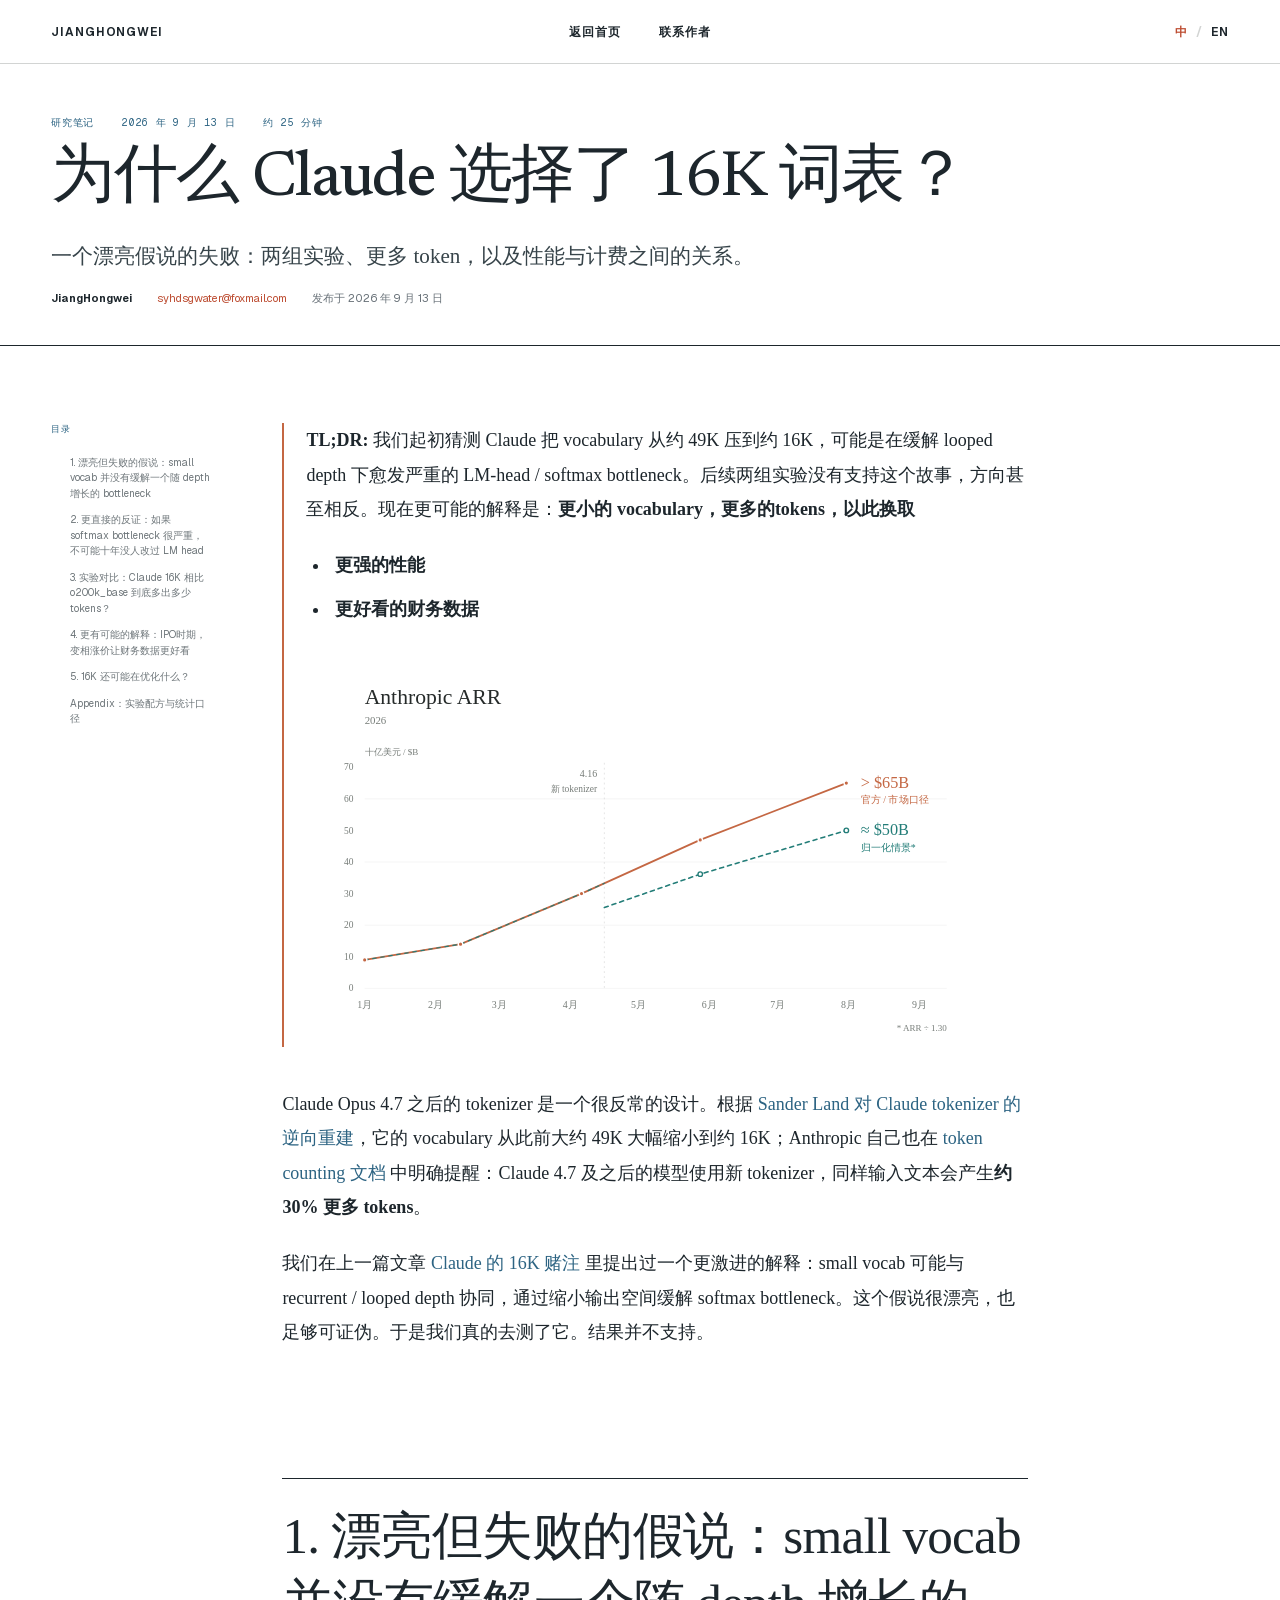
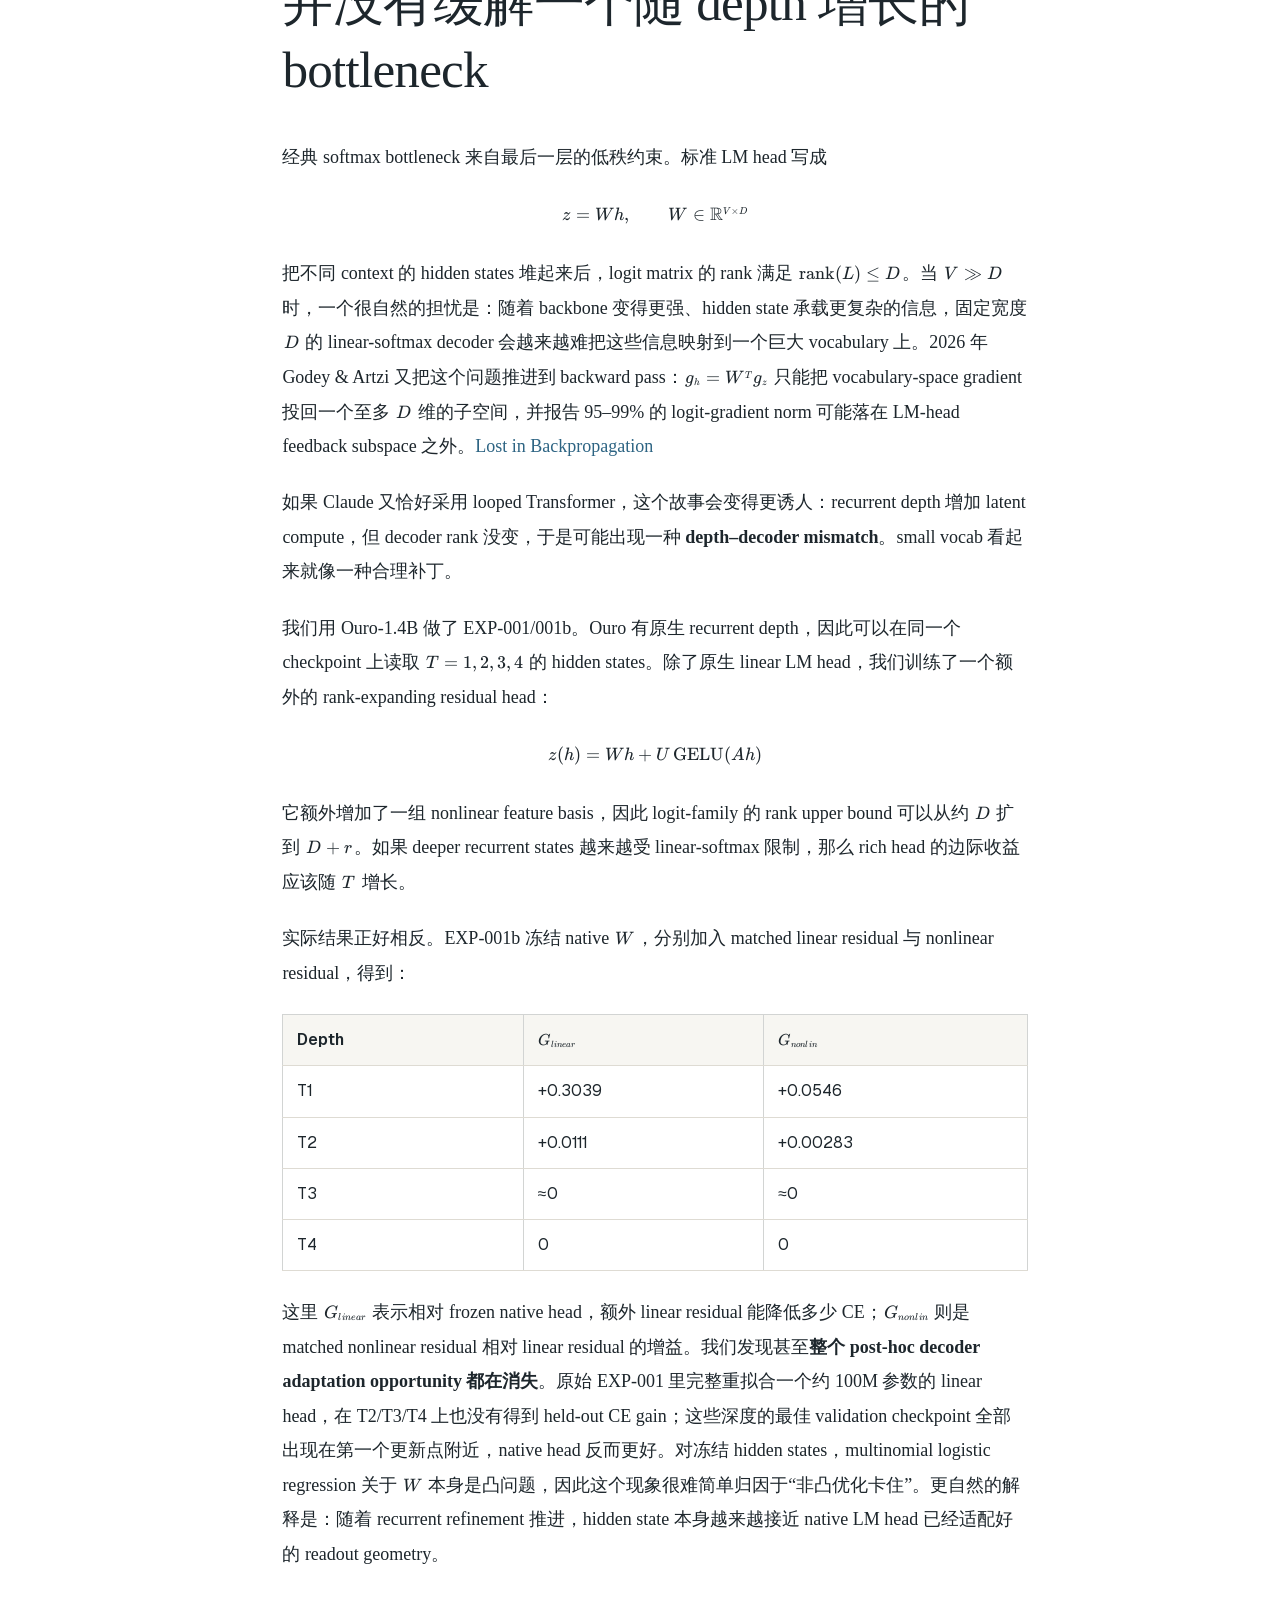
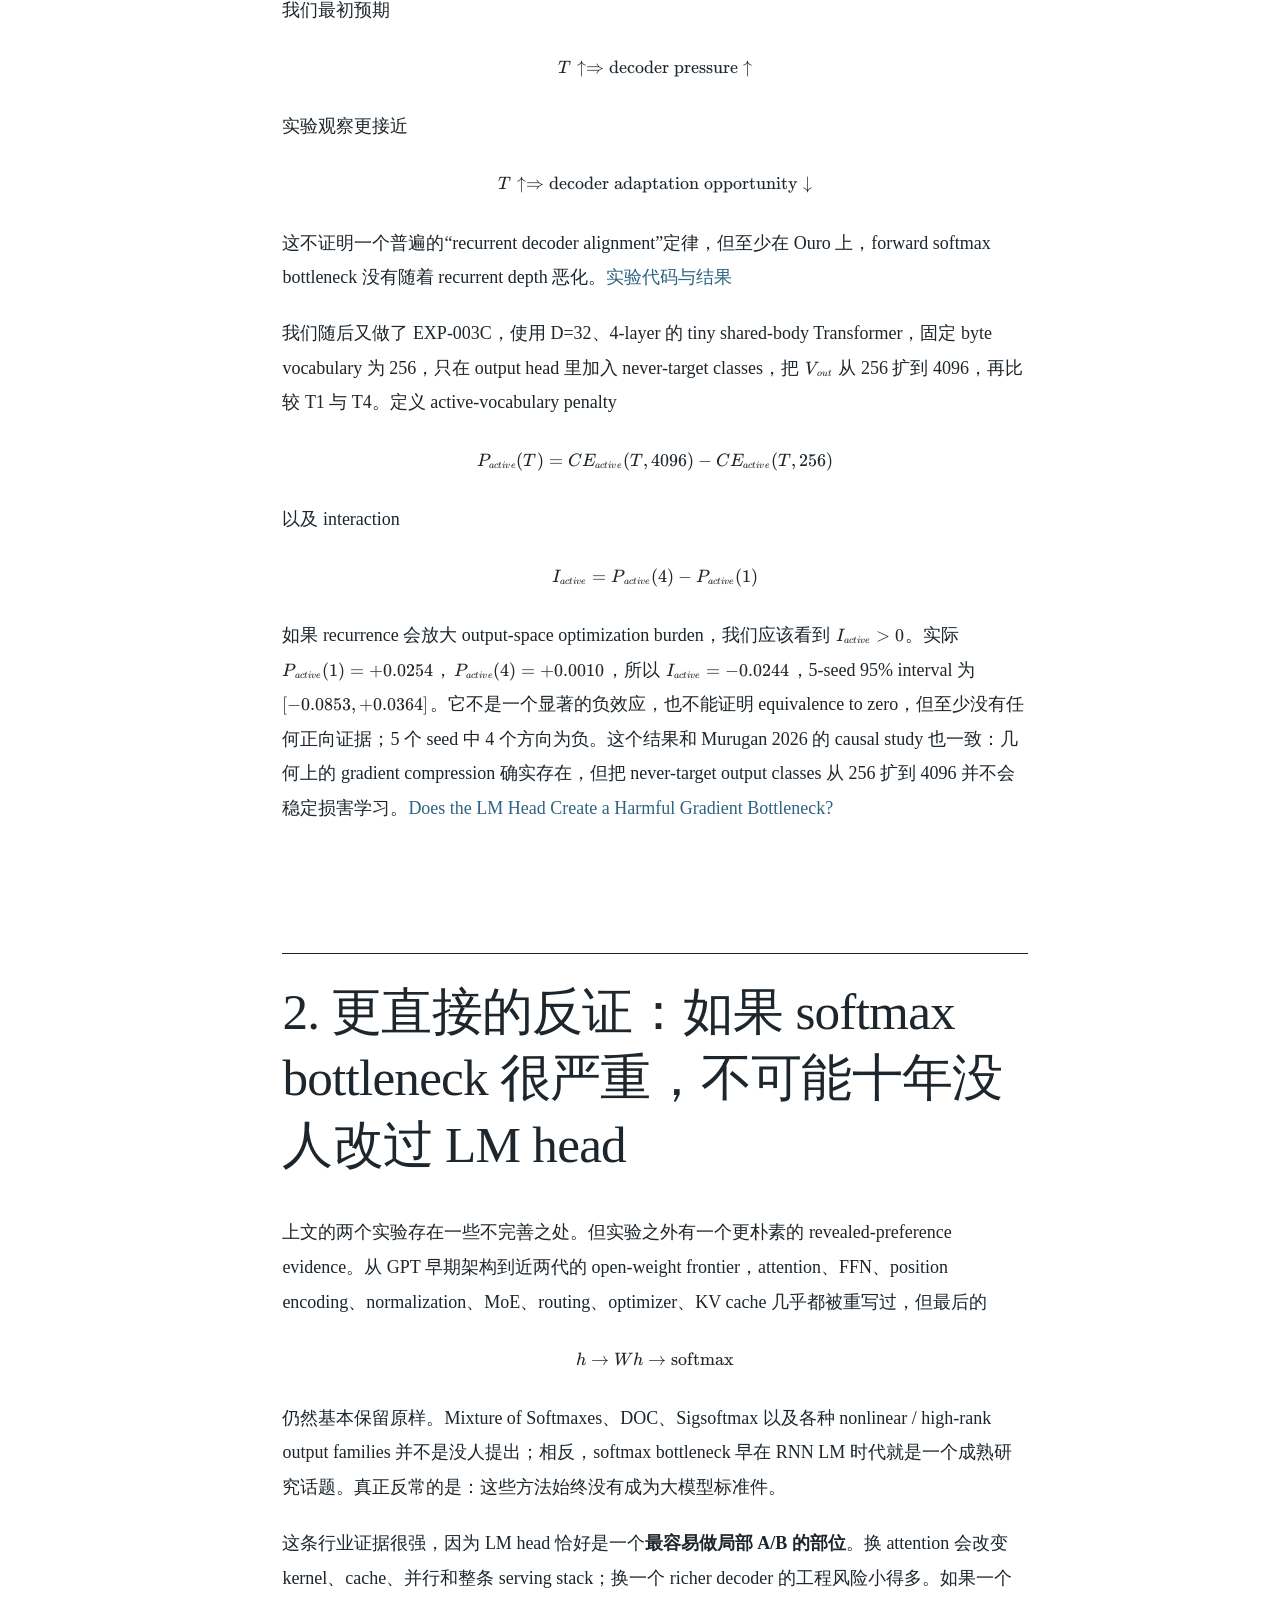
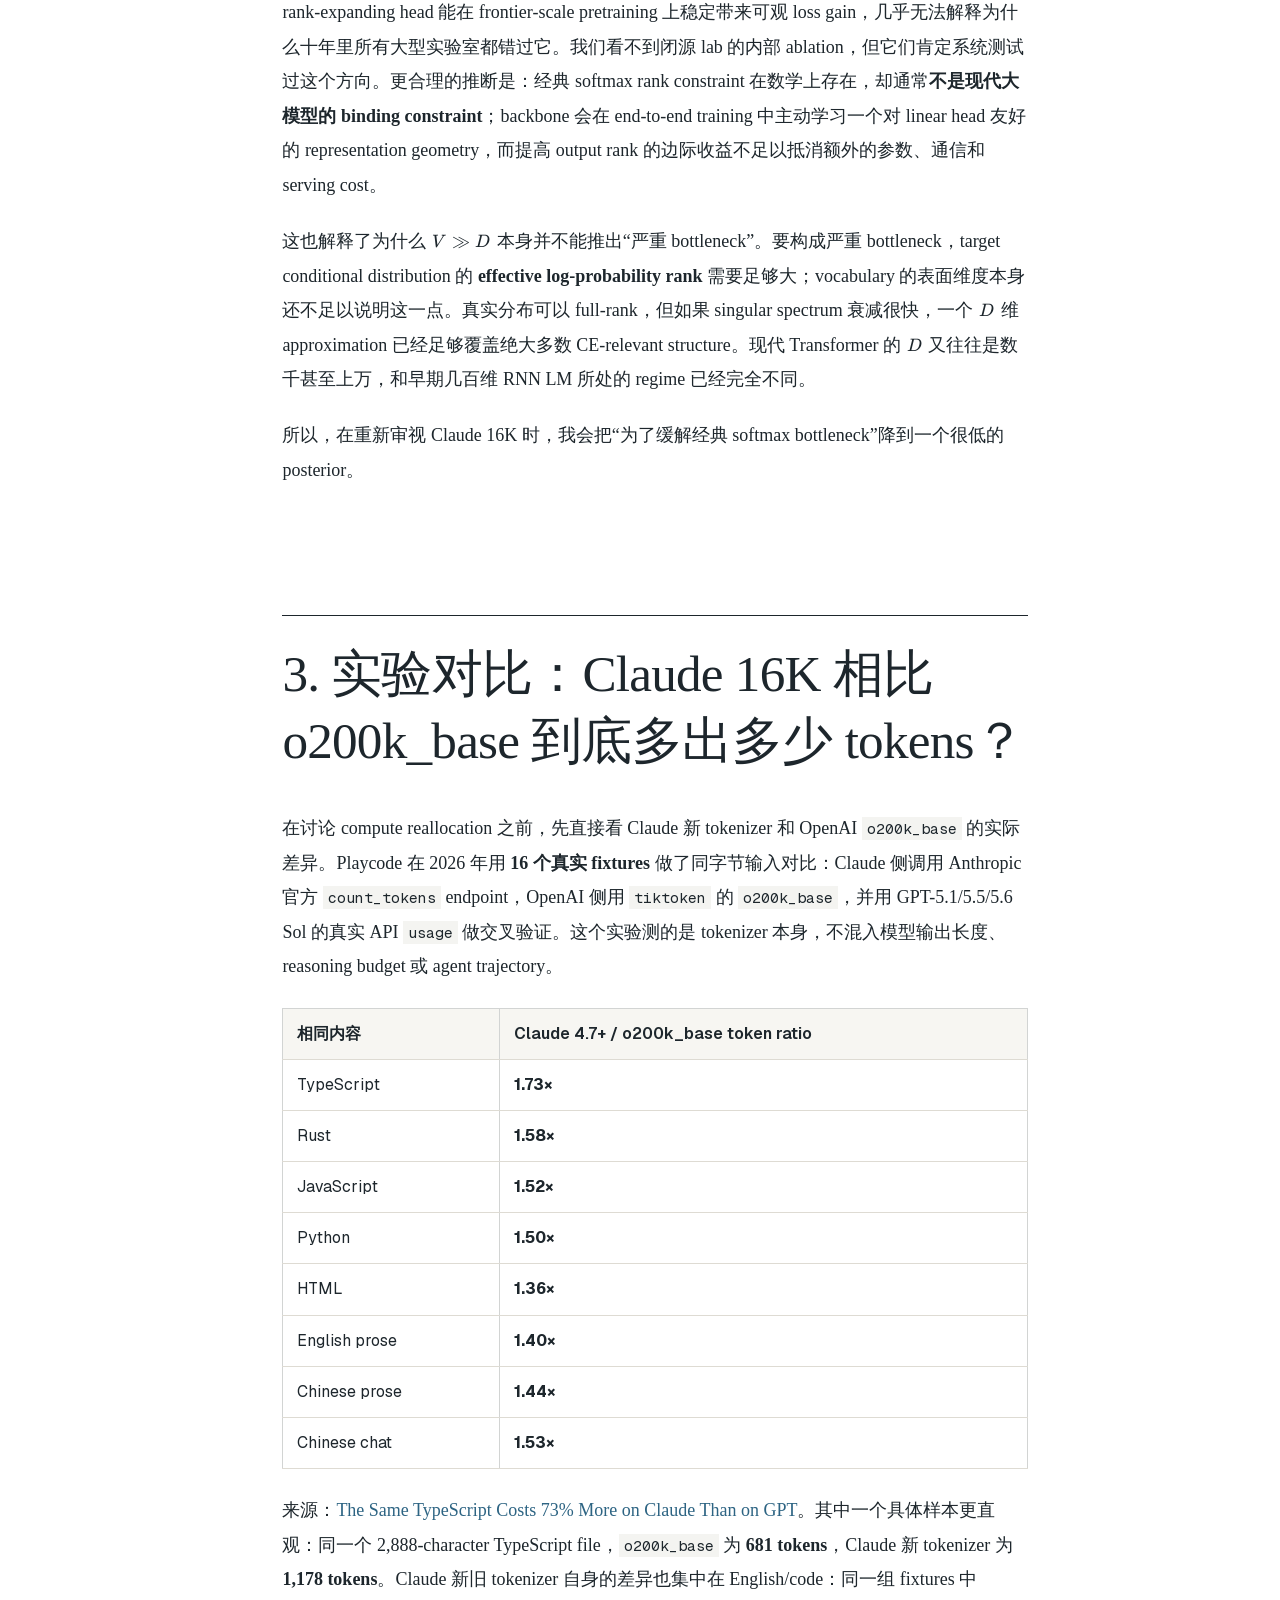
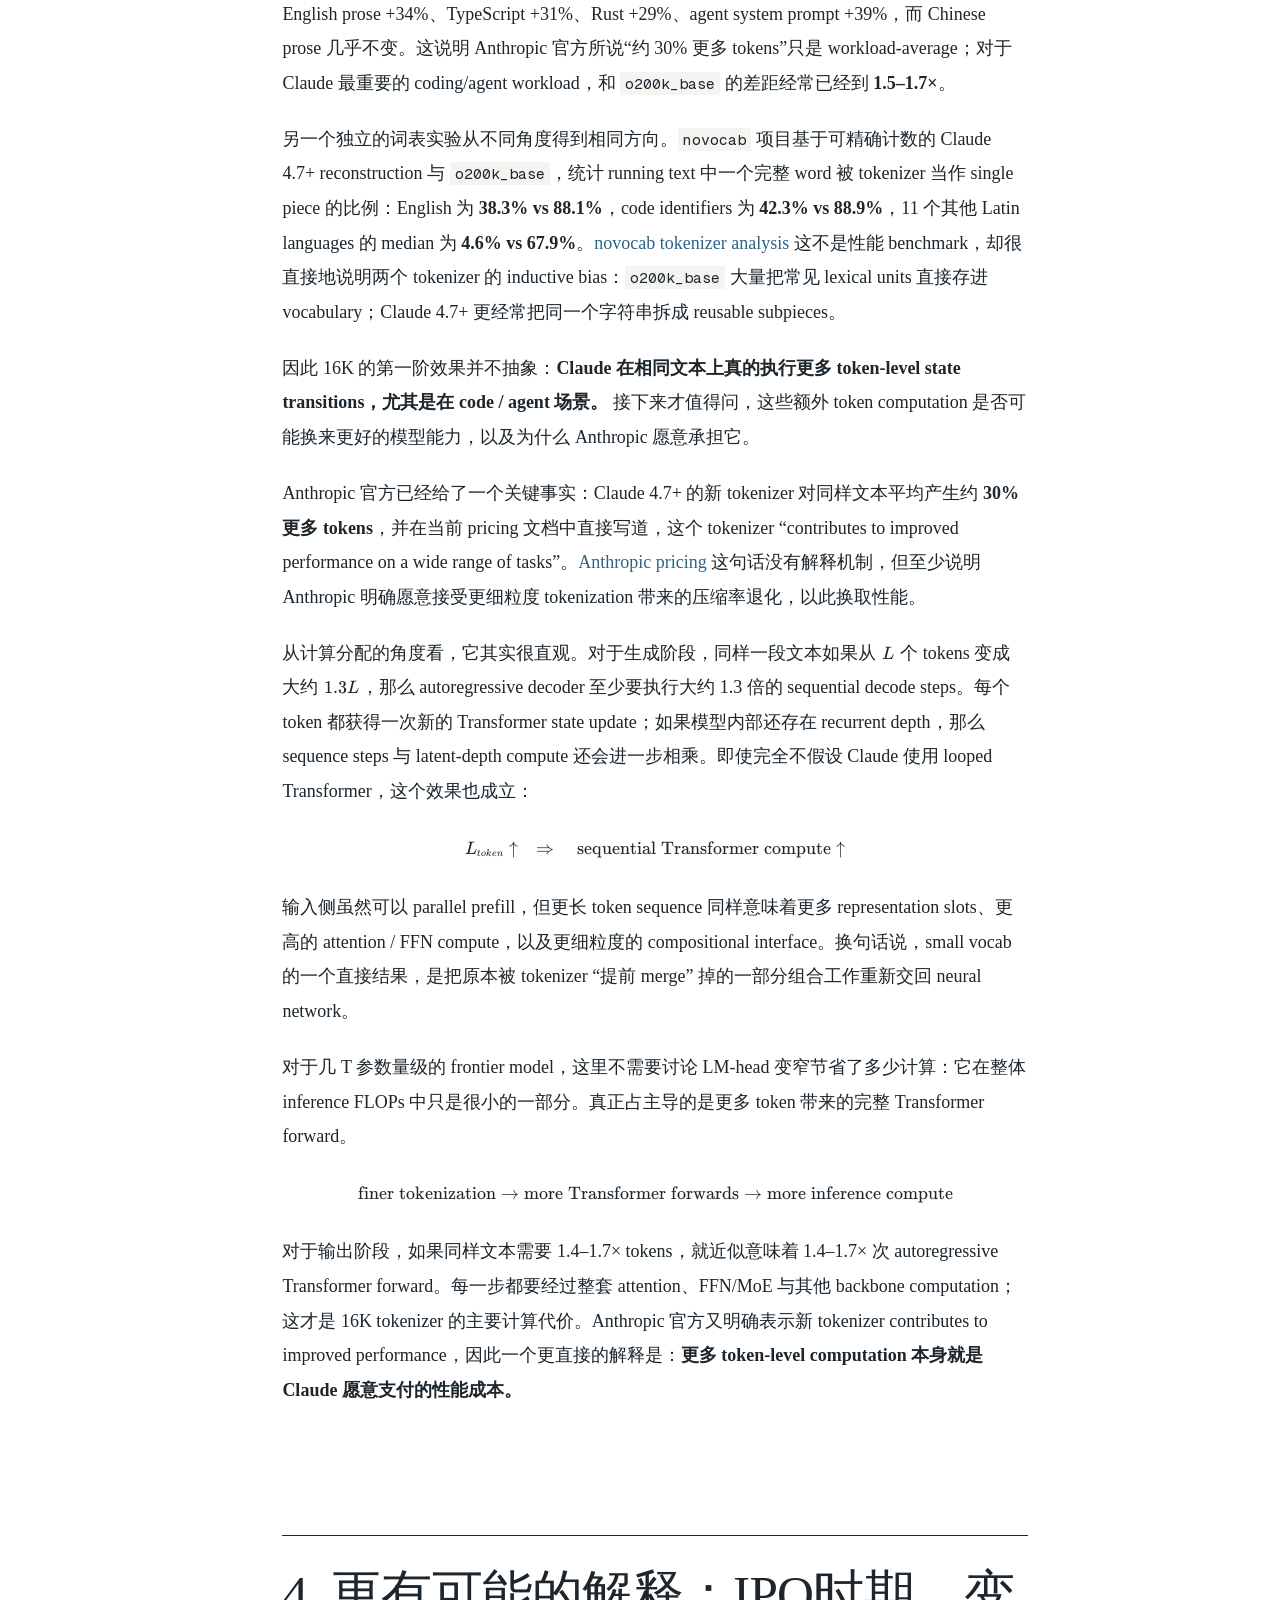
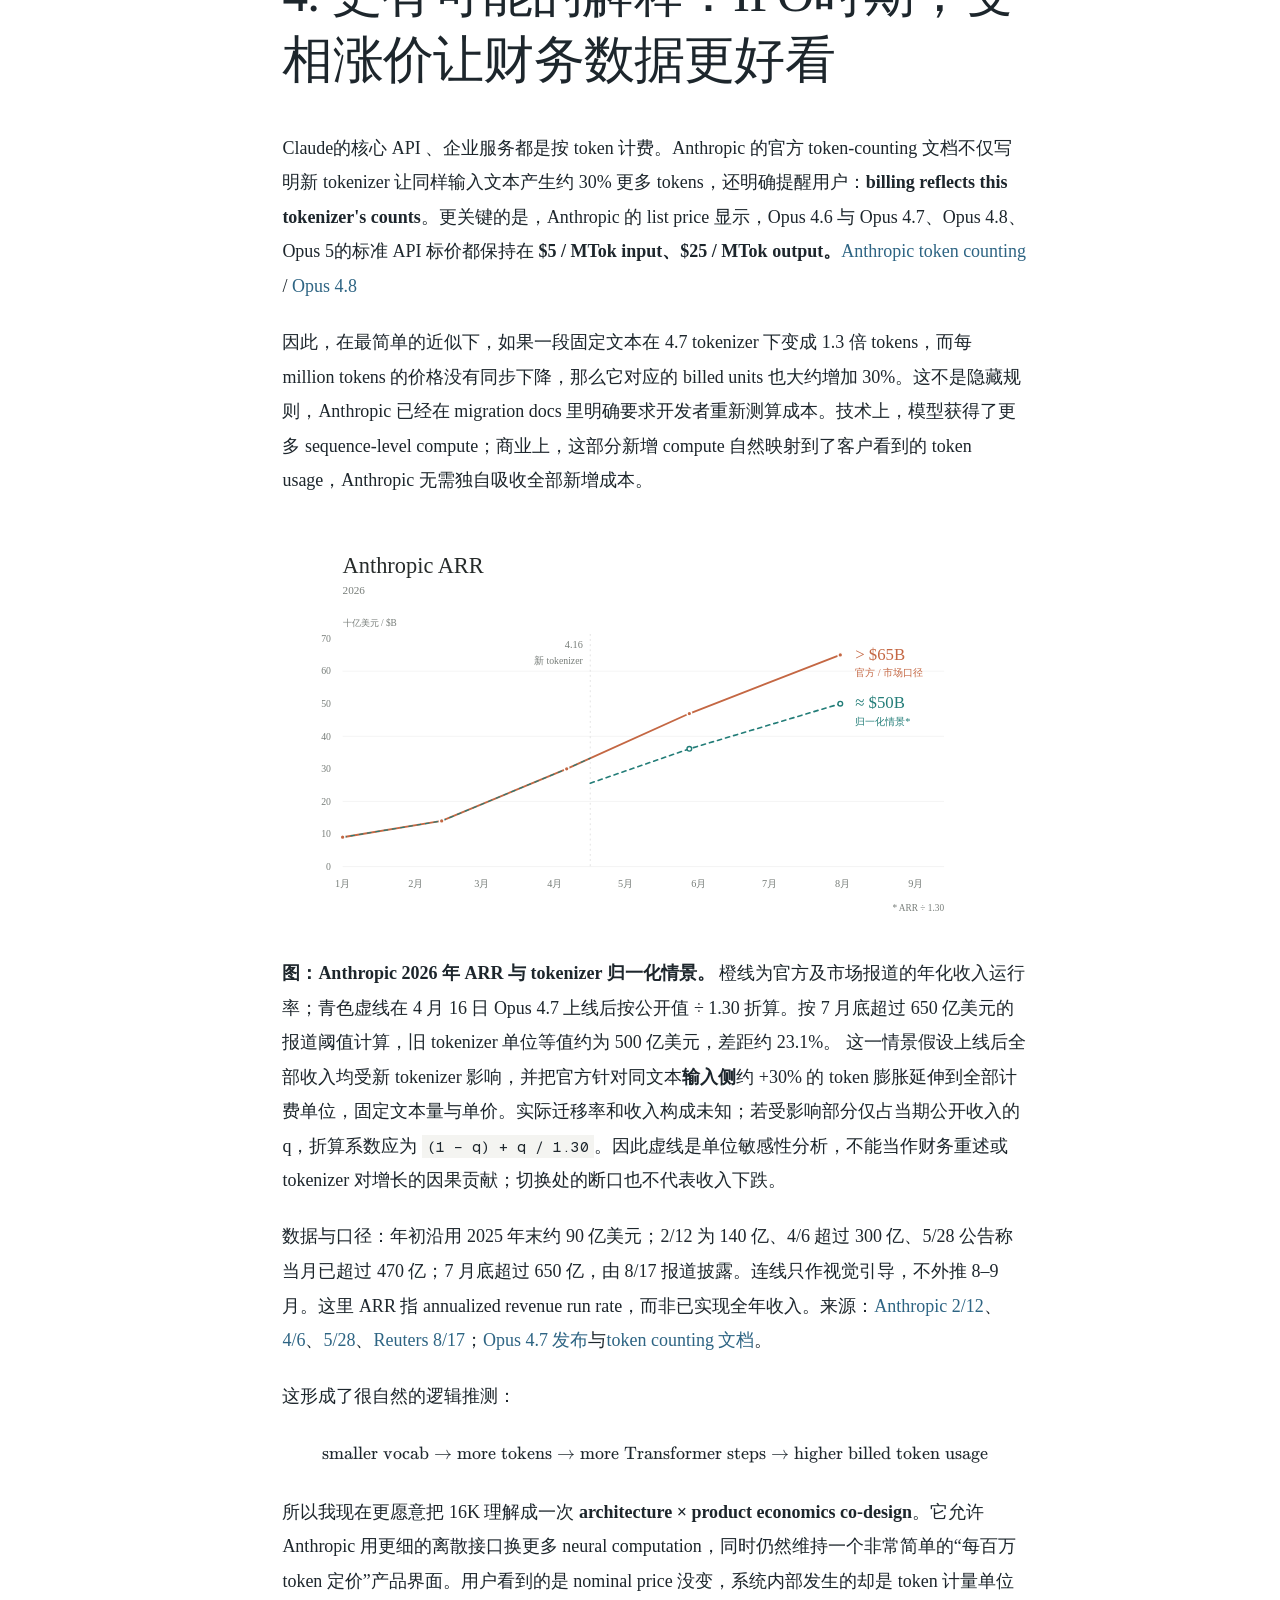
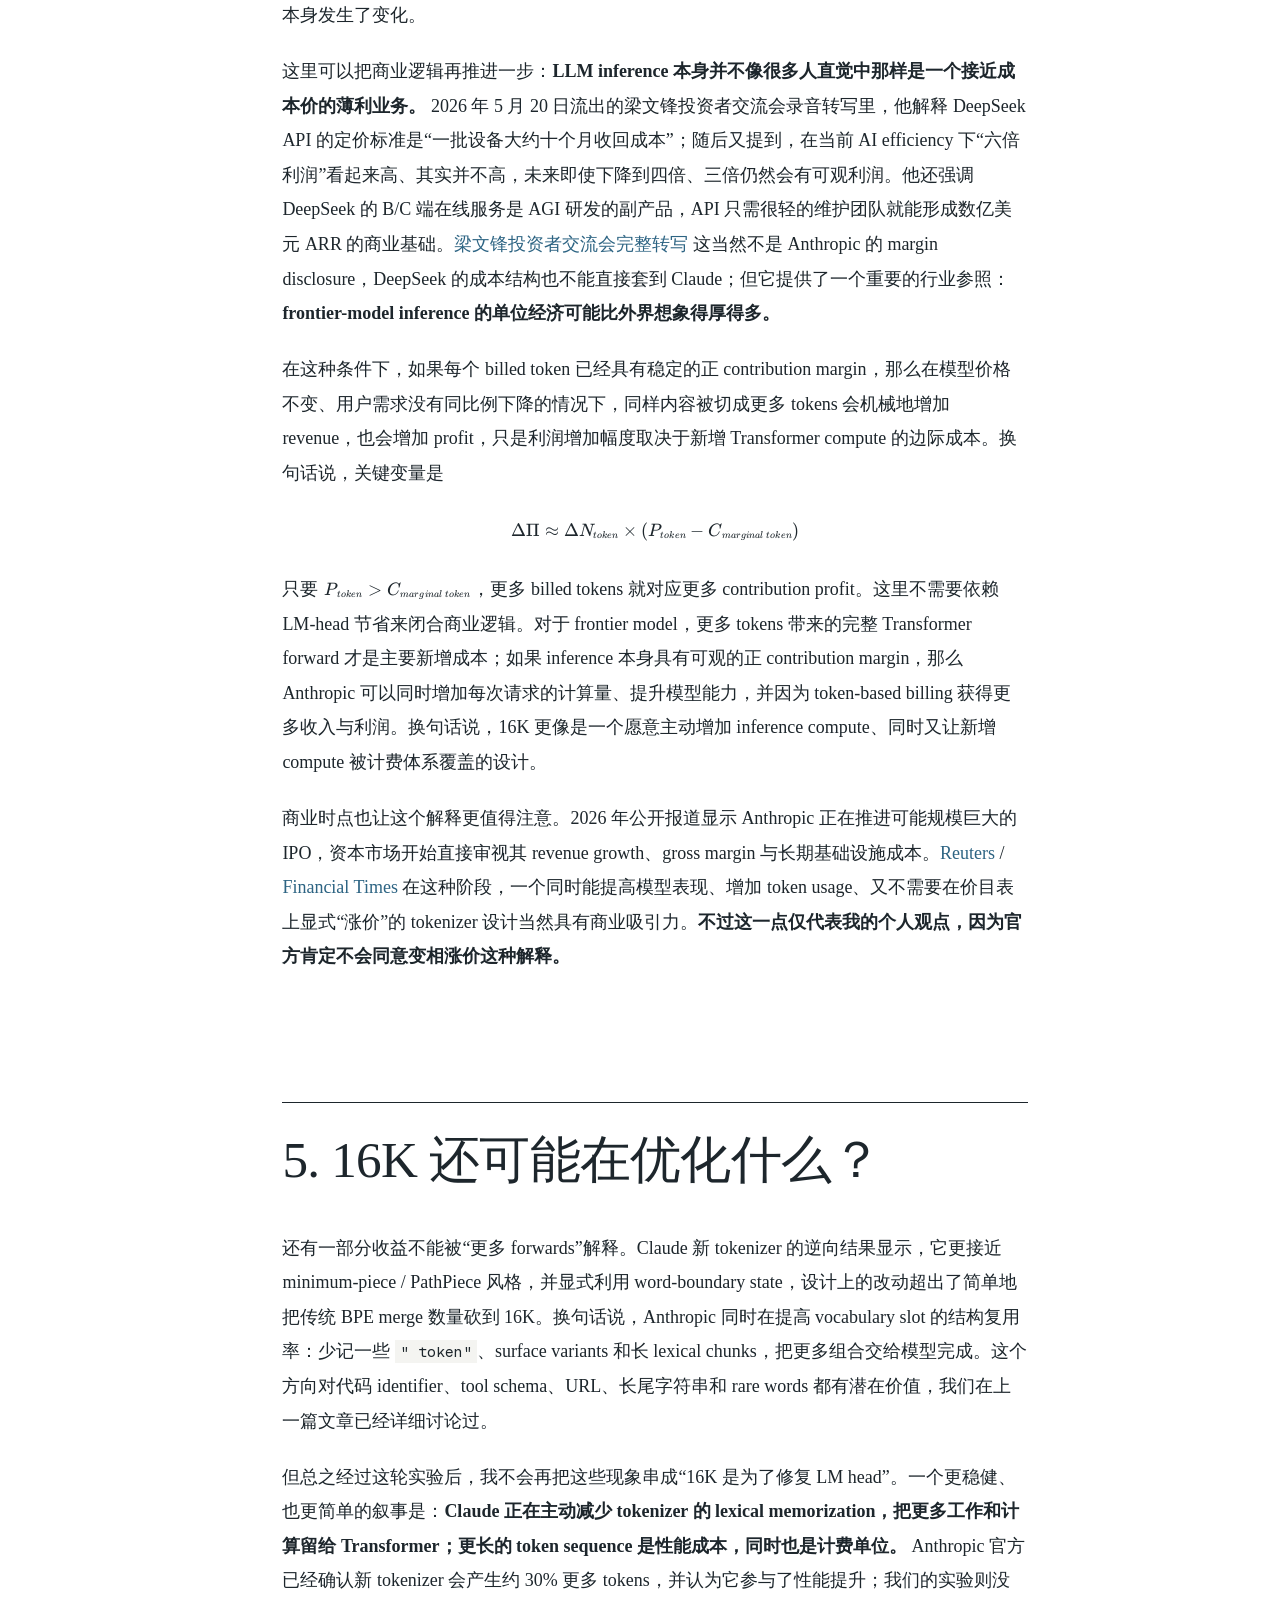
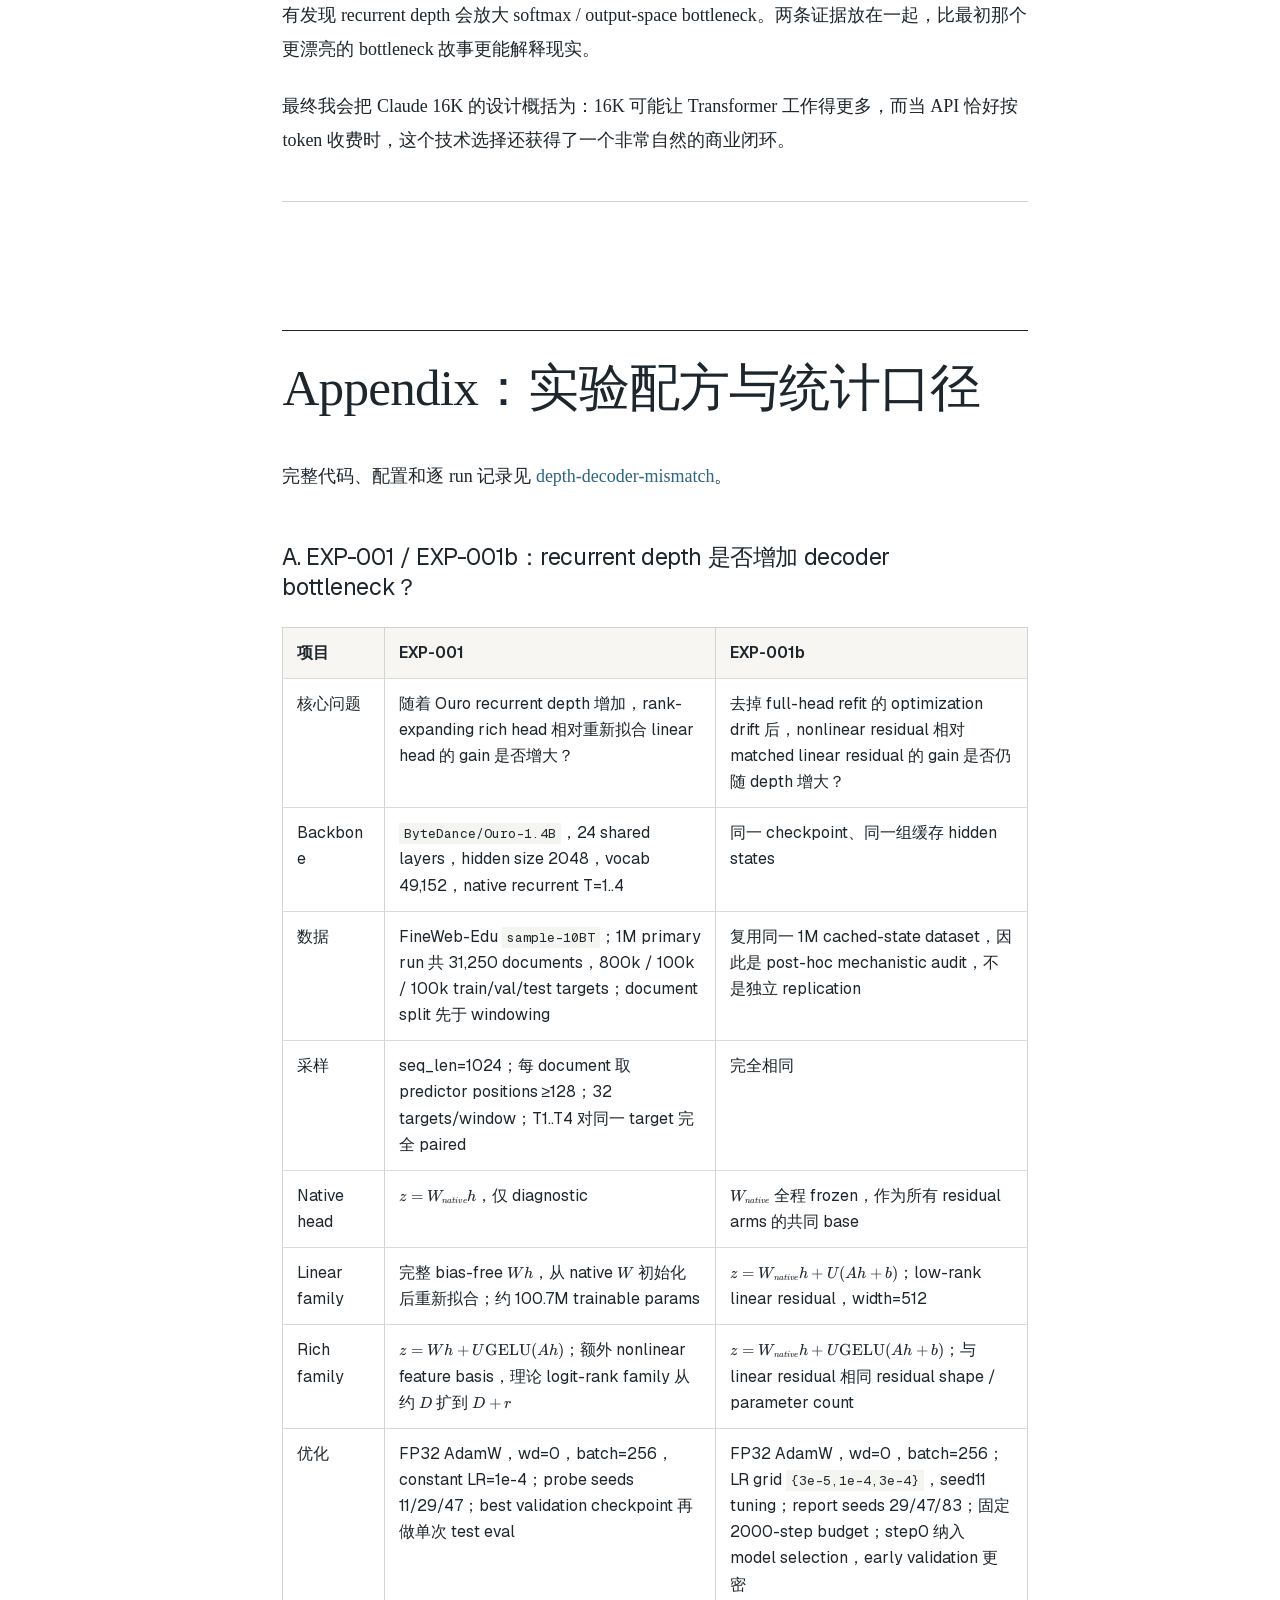
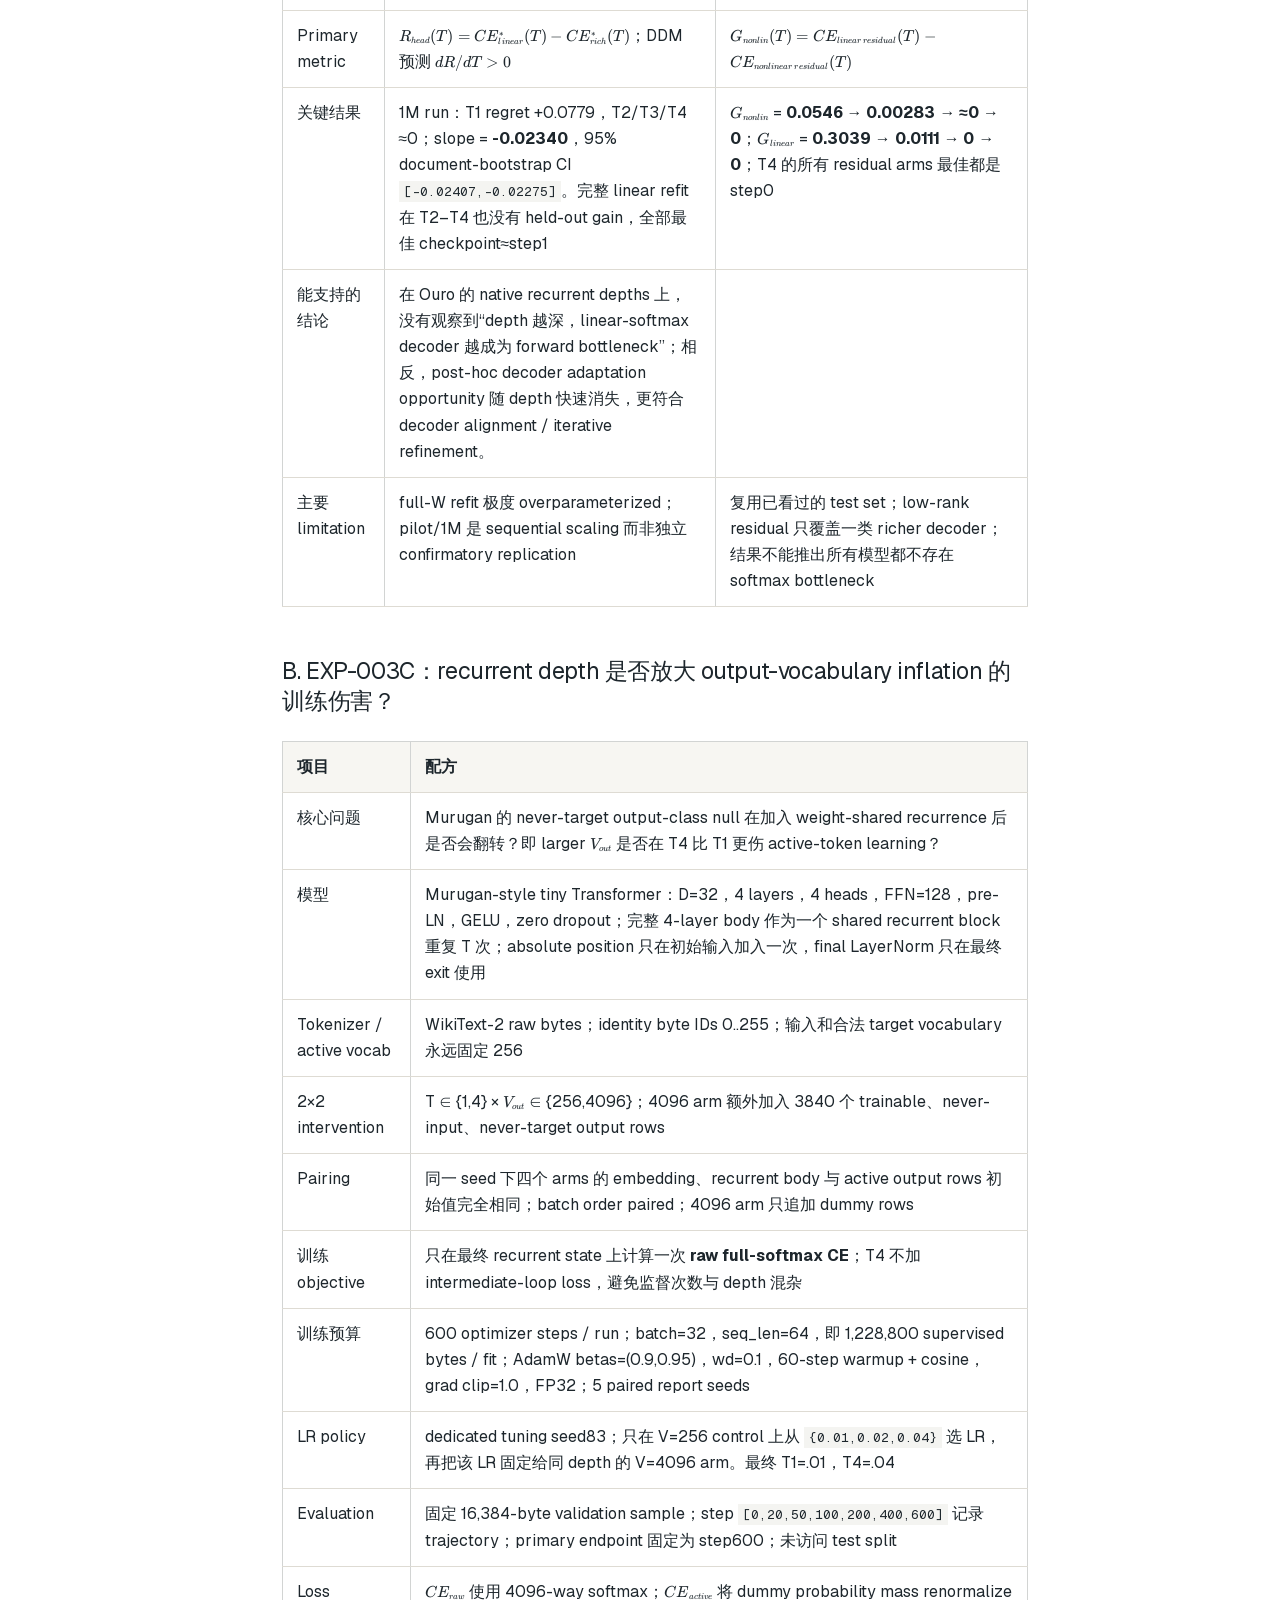
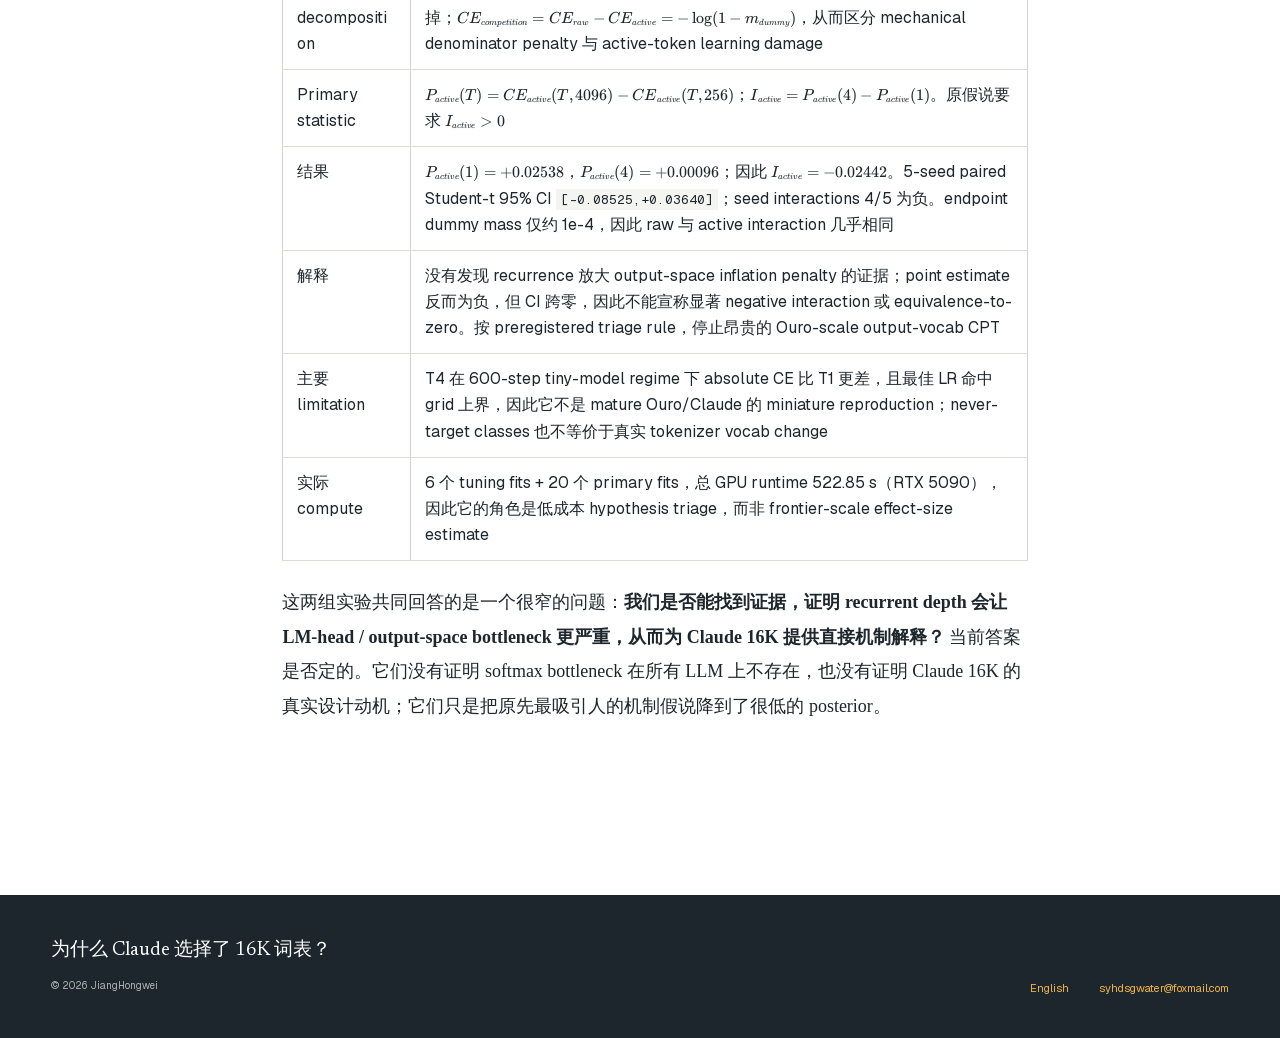
<file: zh/notes/claude-16k-tokenizer-revisited/index.html>
<!DOCTYPE html>

<html lang="zh-CN"><head><meta charset="utf-8"/><meta content="width=device-width, initial-scale=1" name="viewport"/><link data-precedence="vite-rsc/importer-resources" data-rsc-css-href="/_next/static/css/index.Digs-9z7.css" href="/_next/static/css/index.Digs-9z7.css" rel="stylesheet"/><title>为什么 Claude 选择了 16K 词表？ · JiangHongwei</title><meta content="一个漂亮假说的失败：两组实验、更多 token，以及性能与计费之间的关系。" name="description"/><meta content="JiangHongwei" name="author"/><link href="mailto:syhdsgwater@foxmail.com" rel="author"/><meta content="为什么 Claude 选择了 16K 词表？" property="og:title"/><meta content="一个漂亮假说的失败：两组实验、更多 token，以及性能与计费之间的关系。" property="og:description"/><meta content="article" property="og:type"/><meta content="2026-09-13T00:00:00.000Z" property="article:published_time"/><meta content="summary" name="twitter:card"/><meta content="JiangHongwei — Frontier Learning Field Notes" name="twitter:title"/><meta content="Experiments on frontier learning systems and software-engineering agents." name="twitter:description"/><link href="/icon.svg?9ac85f8052597596" rel="icon" sizes="any" type="image/svg+xml"/><link href="https://syhdsgwater.github.io/zh/notes/claude-16k-tokenizer-revisited/" rel="canonical"/><link href="https://syhdsgwater.github.io/en/notes/claude-16k-tokenizer-revisited/" hreflang="en" rel="alternate"/><link href="https://syhdsgwater.github.io/zh/notes/claude-16k-tokenizer-revisited/" hreflang="zh-CN" rel="alternate"/>
<link as="font" crossorigin="" href="/_next/static/_vinext_fonts/geist-8ac0455e797f/geist-98bbbccb.woff2" rel="preload" type="font/woff2"/>
<link as="font" crossorigin="" href="/_next/static/_vinext_fonts/geist-mono-00e989178794/geist-mono-013b2f2f.woff2" rel="preload" type="font/woff2"/>
<link as="font" crossorigin="" href="/_next/static/_vinext_fonts/newsreader-94c054835b7e/newsreader-2415edd0.woff2" rel="preload" type="font/woff2"/>
<style data-vinext-fonts="">/* cyrillic-ext */
@font-face {
  font-family: 'Geist';
  font-style: normal;
  font-weight: 100 900;
  font-display: swap;
  src: url(/_next/static/_vinext_fonts/geist-8ac0455e797f/geist-ff2310f5.woff2) format('woff2');
  unicode-range: U+0460-052F, U+1C80-1C8A, U+20B4, U+2DE0-2DFF, U+A640-A69F, U+FE2E-FE2F;
}
/* cyrillic */
@font-face {
  font-family: 'Geist';
  font-style: normal;
  font-weight: 100 900;
  font-display: swap;
  src: url(/_next/static/_vinext_fonts/geist-8ac0455e797f/geist-875ccdd4.woff2) format('woff2');
  unicode-range: U+0301, U+0400-045F, U+0490-0491, U+04B0-04B1, U+2116;
}
/* vietnamese */
@font-face {
  font-family: 'Geist';
  font-style: normal;
  font-weight: 100 900;
  font-display: swap;
  src: url(/_next/static/_vinext_fonts/geist-8ac0455e797f/geist-52306abf.woff2) format('woff2');
  unicode-range: U+0102-0103, U+0110-0111, U+0128-0129, U+0168-0169, U+01A0-01A1, U+01AF-01B0, U+0300-0301, U+0303-0304, U+0308-0309, U+0323, U+0329, U+1EA0-1EF9, U+20AB;
}
/* latin-ext */
@font-face {
  font-family: 'Geist';
  font-style: normal;
  font-weight: 100 900;
  font-display: swap;
  src: url(/_next/static/_vinext_fonts/geist-8ac0455e797f/geist-001175b1.woff2) format('woff2');
  unicode-range: U+0100-02BA, U+02BD-02C5, U+02C7-02CC, U+02CE-02D7, U+02DD-02FF, U+0304, U+0308, U+0329, U+1D00-1DBF, U+1E00-1E9F, U+1EF2-1EFF, U+2020, U+20A0-20AB, U+20AD-20C0, U+2113, U+2C60-2C7F, U+A720-A7FF;
}
/* latin */
@font-face {
  font-family: 'Geist';
  font-style: normal;
  font-weight: 100 900;
  font-display: swap;
  src: url(/_next/static/_vinext_fonts/geist-8ac0455e797f/geist-98bbbccb.woff2) format('woff2');
  unicode-range: U+0000-00FF, U+0131, U+0152-0153, U+02BB-02BC, U+02C6, U+02DA, U+02DC, U+0304, U+0308, U+0329, U+2000-206F, U+20AC, U+2122, U+2191, U+2193, U+2212, U+2215, U+FEFF, U+FFFD;
}

@font-face {
  font-family: 'Geist Fallback';
  src: local("Arial");
  ascent-override: 95.94%;
  descent-override: 28.16%;
  line-gap-override: 0.00%;
  size-adjust: 104.76%;
}

.__font_geist_1x7d0xu { font-family: 'Geist', 'Geist Fallback'; font-style: normal; }

.__variable_geist_1x7d0xu { --font-sans: 'Geist', 'Geist Fallback'; }

/* cyrillic-ext */
@font-face {
  font-family: 'Geist Mono';
  font-style: normal;
  font-weight: 100 900;
  font-display: swap;
  src: url(/_next/static/_vinext_fonts/geist-mono-00e989178794/geist-mono-f6b33328.woff2) format('woff2');
  unicode-range: U+0460-052F, U+1C80-1C8A, U+20B4, U+2DE0-2DFF, U+A640-A69F, U+FE2E-FE2F;
}
/* cyrillic */
@font-face {
  font-family: 'Geist Mono';
  font-style: normal;
  font-weight: 100 900;
  font-display: swap;
  src: url(/_next/static/_vinext_fonts/geist-mono-00e989178794/geist-mono-44e03052.woff2) format('woff2');
  unicode-range: U+0301, U+0400-045F, U+0490-0491, U+04B0-04B1, U+2116;
}
/* symbols2 */
@font-face {
  font-family: 'Geist Mono';
  font-style: normal;
  font-weight: 100 900;
  font-display: swap;
  src: url(/_next/static/_vinext_fonts/geist-mono-00e989178794/geist-mono-0638449e.woff2) format('woff2');
  unicode-range: U+2000-2001, U+2004-2008, U+200A, U+23B8-23BD, U+2500-259F;
}
/* vietnamese */
@font-face {
  font-family: 'Geist Mono';
  font-style: normal;
  font-weight: 100 900;
  font-display: swap;
  src: url(/_next/static/_vinext_fonts/geist-mono-00e989178794/geist-mono-971fb274.woff2) format('woff2');
  unicode-range: U+0102-0103, U+0110-0111, U+0128-0129, U+0168-0169, U+01A0-01A1, U+01AF-01B0, U+0300-0301, U+0303-0304, U+0308-0309, U+0323, U+0329, U+1EA0-1EF9, U+20AB;
}
/* latin-ext */
@font-face {
  font-family: 'Geist Mono';
  font-style: normal;
  font-weight: 100 900;
  font-display: swap;
  src: url(/_next/static/_vinext_fonts/geist-mono-00e989178794/geist-mono-44745446.woff2) format('woff2');
  unicode-range: U+0100-02BA, U+02BD-02C5, U+02C7-02CC, U+02CE-02D7, U+02DD-02FF, U+0304, U+0308, U+0329, U+1D00-1DBF, U+1E00-1E9F, U+1EF2-1EFF, U+2020, U+20A0-20AB, U+20AD-20C0, U+2113, U+2C60-2C7F, U+A720-A7FF;
}
/* latin */
@font-face {
  font-family: 'Geist Mono';
  font-style: normal;
  font-weight: 100 900;
  font-display: swap;
  src: url(/_next/static/_vinext_fonts/geist-mono-00e989178794/geist-mono-013b2f2f.woff2) format('woff2');
  unicode-range: U+0000-00FF, U+0131, U+0152-0153, U+02BB-02BC, U+02C6, U+02DA, U+02DC, U+0304, U+0308, U+0329, U+2000-206F, U+20AC, U+2122, U+2191, U+2193, U+2212, U+2215, U+FEFF, U+FFFD;
}

@font-face {
  font-family: 'Geist Mono Fallback';
  src: local("Arial");
  ascent-override: 74.67%;
  descent-override: 21.92%;
  line-gap-override: 0.00%;
  size-adjust: 134.59%;
}

.__font_geist_mono_0f4jdpq { font-family: 'Geist Mono', 'Geist Mono Fallback'; font-style: normal; }

.__variable_geist_mono_0f4jdpq { --font-mono: 'Geist Mono', 'Geist Mono Fallback'; }

/* vietnamese */
@font-face {
  font-family: 'Newsreader';
  font-style: normal;
  font-weight: 200 800;
  font-display: swap;
  src: url(/_next/static/_vinext_fonts/newsreader-94c054835b7e/newsreader-cdecad9c.woff2) format('woff2');
  unicode-range: U+0102-0103, U+0110-0111, U+0128-0129, U+0168-0169, U+01A0-01A1, U+01AF-01B0, U+0300-0301, U+0303-0304, U+0308-0309, U+0323, U+0329, U+1EA0-1EF9, U+20AB;
}
/* latin-ext */
@font-face {
  font-family: 'Newsreader';
  font-style: normal;
  font-weight: 200 800;
  font-display: swap;
  src: url(/_next/static/_vinext_fonts/newsreader-94c054835b7e/newsreader-a239d8f4.woff2) format('woff2');
  unicode-range: U+0100-02BA, U+02BD-02C5, U+02C7-02CC, U+02CE-02D7, U+02DD-02FF, U+0304, U+0308, U+0329, U+1D00-1DBF, U+1E00-1E9F, U+1EF2-1EFF, U+2020, U+20A0-20AB, U+20AD-20C0, U+2113, U+2C60-2C7F, U+A720-A7FF;
}
/* latin */
@font-face {
  font-family: 'Newsreader';
  font-style: normal;
  font-weight: 200 800;
  font-display: swap;
  src: url(/_next/static/_vinext_fonts/newsreader-94c054835b7e/newsreader-2415edd0.woff2) format('woff2');
  unicode-range: U+0000-00FF, U+0131, U+0152-0153, U+02BB-02BC, U+02C6, U+02DA, U+02DC, U+0304, U+0308, U+0329, U+2000-206F, U+20AC, U+2122, U+2191, U+2193, U+2212, U+2215, U+FEFF, U+FFFD;
}

@font-face {
  font-family: 'Newsreader Fallback';
  src: local("Times New Roman");
  ascent-override: 69.68%;
  descent-override: 25.12%;
  line-gap-override: 0.00%;
  size-adjust: 105.48%;
}

.__font_newsreader_1ia8sbx { font-family: 'Newsreader', 'Newsreader Fallback'; font-style: normal; }

.__variable_newsreader_1ia8sbx { --font-serif: 'Newsreader', 'Newsreader Fallback'; }
</style>
<style>
.article-body img {display:block;width:100%;height:auto;margin:1.8rem 0}
.article-body table {width:100%;border-collapse:collapse;font-size:.88em;line-height:1.65;margin:1.8rem 0}
.article-body td,.article-body th {padding:12px 14px;border-bottom:1px solid #dedbd3;vertical-align:top;text-align:left;overflow-wrap:anywhere}
.article-body th {background:#f7f6f2;font-weight:600}
.article-body .table-scroll {overflow-x:auto;margin:1.5rem 0}
.article-body .table-scroll table {min-width:560px;margin:0}
.article-body .katex-display {overflow-x:auto;overflow-y:hidden;padding:8px 0;max-width:100%}
.article-body .article-callout {border-left:2px solid #c46743;padding:0 0 0 22px;margin-bottom:2.5rem;background:none}
.article-body p {overflow-wrap:anywhere}
.article-body h2 {scroll-margin-top:30px}
.article-toc ol {padding-left:1.2rem}
.article-toc a {line-height:1.55}
@media(max-width:640px){.article-body table{font-size:14px}.article-body td,.article-body th{padding:10px}.article-body .katex{font-size:.95em}}
</style><link href="/styles/katex/katex.min.css" rel="stylesheet"/></head><body class="__variable_geist_1x7d0xu __variable_geist_mono_0f4jdpq __variable_newsreader_1ia8sbx"><main class="research-page is-zh" lang="zh-CN"><header class="site-header article-site-header"><a aria-label="JiangHongwei home" class="brand" href="/"><span>JiangHongwei</span></a><nav aria-label="主导航"><a href="/">返回首页</a><a href="mailto:syhdsgwater@foxmail.com">联系作者</a></nav><div aria-label="语言" class="language-switch"><a aria-current="page" class="current-language" href="/zh/notes/claude-16k-tokenizer-revisited/">中</a><span aria-hidden="true">/</span><a href="/en/notes/claude-16k-tokenizer-revisited/">EN</a></div></header><header class="article-hero"><div class="article-meta-line"><span>研究笔记</span><span>2026 年 9 月 13 日</span><span>约 25 分钟</span></div><h1>为什么 Claude 选择了 16K 词表？</h1><p class="article-deck">一个漂亮假说的失败：两组实验、更多 token，以及性能与计费之间的关系。</p><div class="article-author"><span>JiangHongwei</span><a href="mailto:syhdsgwater@foxmail.com">syhdsgwater@foxmail.com</a><span>发布于 2026 年 9 月 13 日</span></div></header><div class="article-layout"><aside aria-label="目录" class="article-toc"><p>目录</p><ol><li><a href="#section-1">1. 漂亮但失败的假说：small vocab 并没有缓解一个随 depth 增长的 bottleneck</a></li><li><a href="#section-2">2. 更直接的反证：如果 softmax bottleneck 很严重，不可能十年没人改过 LM head</a></li><li><a href="#section-3">3. 实验对比：Claude 16K 相比 o200k_base 到底多出多少 tokens？</a></li><li><a href="#section-4">4. 更有可能的解释：IPO时期，变相涨价让财务数据更好看</a></li><li><a href="#section-5">5. 16K 还可能在优化什么？</a></li><li><a href="#section-6">Appendix：实验配方与统计口径</a></li></ol></aside><article class="article-body"><div class="article-callout">
<p><strong>TL;DR:</strong> 我们起初猜测 Claude 把 vocabulary 从约 49K 压到约 16K，可能是在缓解 looped depth 下愈发严重的 LM-head / softmax bottleneck。后续两组实验没有支持这个故事，方向甚至相反。现在更可能的解释是：<strong>更小的 vocabulary，更多的tokens，以此换取</strong></p>
<ul>
<li><strong>更强的性能</strong></li>
<li><strong>更好看的财务数据</strong></li>
</ul>
<p><img alt="Anthropic 2026 ARR：公开口径与 tokenizer 归一化情景" height="860" loading="lazy" src="/images/claude-tokenizer/anthropic-arr-tokenizer-2026.svg" width="1600"/></p>
</div>
<p>Claude Opus 4.7 之后的 tokenizer 是一个很反常的设计。根据 <a href="https://www.tokenize.rs/claude">Sander Land 对 Claude tokenizer 的逆向重建</a>，它的 vocabulary 从此前大约 49K 大幅缩小到约 16K；Anthropic 自己也在 <a href="https://platform.claude.com/docs/en/build-with-claude/token-counting">token counting 文档</a> 中明确提醒：Claude 4.7 及之后的模型使用新 tokenizer，同样输入文本会产生<strong>约 30% 更多 tokens</strong>。</p>
<p>我们在上一篇文章 <a href="/zh/notes/claude-16k-tokenizer-reasoning-architecture/">Claude 的 16K 赌注</a> 里提出过一个更激进的解释：small vocab 可能与 recurrent / looped depth 协同，通过缩小输出空间缓解 softmax bottleneck。这个假说很漂亮，也足够可证伪。于是我们真的去测了它。结果并不支持。</p>
<h2 id="section-1">1. 漂亮但失败的假说：small vocab 并没有缓解一个随 depth 增长的 bottleneck</h2>
<p>经典 softmax bottleneck 来自最后一层的低秩约束。标准 LM head 写成</p>
<p><span class="katex-display"><span class="katex"><span class="katex-mathml"><math display="block" xmlns="http://www.w3.org/1998/Math/MathML"><semantics><mrow><mi>z</mi><mo>=</mo><mi>W</mi><mi>h</mi><mo separator="true">,</mo><mspace width="2em"></mspace><mi>W</mi><mo>∈</mo><msup><mi mathvariant="double-struck">R</mi><mrow><mi>V</mi><mo>×</mo><mi>D</mi></mrow></msup></mrow><annotation encoding="application/x-tex">
z = Wh,\qquad W\in\mathbb{R}^{V\times D}
</annotation></semantics></math></span><span aria-hidden="true" class="katex-html"><span class="katex-base"><span class="katex-strut" style="height:0.4306em;"></span><span class="mord mathnormal" style="margin-right:0.044em;">z</span><span class="mspace" style="margin-right:0.2778em;"></span><span class="mrel">=</span><span class="mspace" style="margin-right:0.2778em;"></span></span><span class="katex-base"><span class="katex-strut" style="height:0.8889em;vertical-align:-0.1944em;"></span><span class="mord mathnormal" style="margin-right:0.1389em;">W</span><span class="mord mathnormal">h</span><span class="mpunct">,</span><span class="mspace" style="margin-right:2em;"></span><span class="mspace" style="margin-right:0.1667em;"></span><span class="mord mathnormal" style="margin-right:0.1389em;">W</span><span class="mspace" style="margin-right:0.2778em;"></span><span class="mrel">∈</span><span class="mspace" style="margin-right:0.2778em;"></span></span><span class="katex-base"><span class="katex-strut" style="height:0.8913em;"></span><span class="mord"><span class="mord mathbb">R</span><span class="msupsub"><span class="vlist-t"><span class="vlist-r"><span class="vlist" style="height:0.8913em;"><span style="top:-3.113em;margin-right:0.05em;"><span class="pstrut" style="height:2.7em;"></span><span class="katex-sizing reset-size6 size3 mtight"><span class="mord mtight"><span class="mord mathnormal mtight" style="margin-right:0.2222em;">V</span><span class="mbin mtight">×</span><span class="mord mathnormal mtight" style="margin-right:0.0278em;">D</span></span></span></span></span></span></span></span></span></span></span></span></span></p>
<p>把不同 context 的 hidden states 堆起来后，logit matrix 的 rank 满足 <span class="katex"><span class="katex-mathml"><math xmlns="http://www.w3.org/1998/Math/MathML"><semantics><mrow><mrow><mi mathvariant="normal">r</mi><mi mathvariant="normal">a</mi><mi mathvariant="normal">n</mi><mi mathvariant="normal">k</mi></mrow><mo stretchy="false">(</mo><mi>L</mi><mo stretchy="false">)</mo><mo>≤</mo><mi>D</mi></mrow><annotation encoding="application/x-tex">\mathrm{rank}(L)\le D</annotation></semantics></math></span><span aria-hidden="true" class="katex-html"><span class="katex-base"><span class="katex-strut" style="height:1em;vertical-align:-0.25em;"></span><span class="mord"><span class="mord mathrm">rank</span></span><span class="mopen">(</span><span class="mord mathnormal">L</span><span class="mclose">)</span><span class="mspace" style="margin-right:0.2778em;"></span><span class="mrel">≤</span><span class="mspace" style="margin-right:0.2778em;"></span></span><span class="katex-base"><span class="katex-strut" style="height:0.6833em;"></span><span class="mord mathnormal" style="margin-right:0.0278em;">D</span></span></span></span>。当 <span class="katex"><span class="katex-mathml"><math xmlns="http://www.w3.org/1998/Math/MathML"><semantics><mrow><mi>V</mi><mo>≫</mo><mi>D</mi></mrow><annotation encoding="application/x-tex">V\gg D</annotation></semantics></math></span><span aria-hidden="true" class="katex-html"><span class="katex-base"><span class="katex-strut" style="height:0.7224em;vertical-align:-0.0391em;"></span><span class="mord mathnormal" style="margin-right:0.2222em;">V</span><span class="mspace" style="margin-right:0.2778em;"></span><span class="mrel">≫</span><span class="mspace" style="margin-right:0.2778em;"></span></span><span class="katex-base"><span class="katex-strut" style="height:0.6833em;"></span><span class="mord mathnormal" style="margin-right:0.0278em;">D</span></span></span></span> 时，一个很自然的担忧是：随着 backbone 变得更强、hidden state 承载更复杂的信息，固定宽度 <span class="katex"><span class="katex-mathml"><math xmlns="http://www.w3.org/1998/Math/MathML"><semantics><mrow><mi>D</mi></mrow><annotation encoding="application/x-tex">D</annotation></semantics></math></span><span aria-hidden="true" class="katex-html"><span class="katex-base"><span class="katex-strut" style="height:0.6833em;"></span><span class="mord mathnormal" style="margin-right:0.0278em;">D</span></span></span></span> 的 linear-softmax decoder 会越来越难把这些信息映射到一个巨大 vocabulary 上。2026 年 Godey &amp; Artzi 又把这个问题推进到 backward pass：<span class="katex"><span class="katex-mathml"><math xmlns="http://www.w3.org/1998/Math/MathML"><semantics><mrow><msub><mi>g</mi><mi>h</mi></msub><mo>=</mo><msup><mi>W</mi><mi>T</mi></msup><msub><mi>g</mi><mi>z</mi></msub></mrow><annotation encoding="application/x-tex">g_h=W^Tg_z</annotation></semantics></math></span><span aria-hidden="true" class="katex-html"><span class="katex-base"><span class="katex-strut" style="height:0.625em;vertical-align:-0.1944em;"></span><span class="mord"><span class="mord mathnormal" style="margin-right:0.0359em;">g</span><span class="msupsub"><span class="vlist-t vlist-t2"><span class="vlist-r"><span class="vlist" style="height:0.3361em;"><span style="top:-2.55em;margin-left:-0.0359em;margin-right:0.05em;"><span class="pstrut" style="height:2.7em;"></span><span class="katex-sizing reset-size6 size3 mtight"><span class="mord mathnormal mtight">h</span></span></span></span><span class="vlist-s">​</span></span><span class="vlist-r"><span class="vlist" style="height:0.15em;"><span></span></span></span></span></span></span><span class="mspace" style="margin-right:0.2778em;"></span><span class="mrel">=</span><span class="mspace" style="margin-right:0.2778em;"></span></span><span class="katex-base"><span class="katex-strut" style="height:1.0358em;vertical-align:-0.1944em;"></span><span class="mord"><span class="mord mathnormal" style="margin-right:0.1389em;">W</span><span class="msupsub"><span class="vlist-t"><span class="vlist-r"><span class="vlist" style="height:0.8413em;"><span style="top:-3.063em;margin-right:0.05em;"><span class="pstrut" style="height:2.7em;"></span><span class="katex-sizing reset-size6 size3 mtight"><span class="mord mathnormal mtight" style="margin-right:0.1389em;">T</span></span></span></span></span></span></span></span><span class="mord"><span class="mord mathnormal" style="margin-right:0.0359em;">g</span><span class="msupsub"><span class="vlist-t vlist-t2"><span class="vlist-r"><span class="vlist" style="height:0.1514em;"><span style="top:-2.55em;margin-left:-0.0359em;margin-right:0.05em;"><span class="pstrut" style="height:2.7em;"></span><span class="katex-sizing reset-size6 size3 mtight"><span class="mord mathnormal mtight" style="margin-right:0.044em;">z</span></span></span></span><span class="vlist-s">​</span></span><span class="vlist-r"><span class="vlist" style="height:0.15em;"><span></span></span></span></span></span></span></span></span></span> 只能把 vocabulary-space gradient 投回一个至多 <span class="katex"><span class="katex-mathml"><math xmlns="http://www.w3.org/1998/Math/MathML"><semantics><mrow><mi>D</mi></mrow><annotation encoding="application/x-tex">D</annotation></semantics></math></span><span aria-hidden="true" class="katex-html"><span class="katex-base"><span class="katex-strut" style="height:0.6833em;"></span><span class="mord mathnormal" style="margin-right:0.0278em;">D</span></span></span></span> 维的子空间，并报告 95–99% 的 logit-gradient norm 可能落在 LM-head feedback subspace 之外。<a href="https://arxiv.org/abs/2603.10145">Lost in Backpropagation</a></p>
<p>如果 Claude 又恰好采用 looped Transformer，这个故事会变得更诱人：recurrent depth 增加 latent compute，但 decoder rank 没变，于是可能出现一种 <strong>depth–decoder mismatch</strong>。small vocab 看起来就像一种合理补丁。</p>
<p>我们用 Ouro-1.4B 做了 EXP-001/001b。Ouro 有原生 recurrent depth，因此可以在同一个 checkpoint 上读取 <span class="katex"><span class="katex-mathml"><math xmlns="http://www.w3.org/1998/Math/MathML"><semantics><mrow><mi>T</mi><mo>=</mo><mn>1</mn><mo separator="true">,</mo><mn>2</mn><mo separator="true">,</mo><mn>3</mn><mo separator="true">,</mo><mn>4</mn></mrow><annotation encoding="application/x-tex">T=1,2,3,4</annotation></semantics></math></span><span aria-hidden="true" class="katex-html"><span class="katex-base"><span class="katex-strut" style="height:0.6833em;"></span><span class="mord mathnormal" style="margin-right:0.1389em;">T</span><span class="mspace" style="margin-right:0.2778em;"></span><span class="mrel">=</span><span class="mspace" style="margin-right:0.2778em;"></span></span><span class="katex-base"><span class="katex-strut" style="height:0.8389em;vertical-align:-0.1944em;"></span><span class="mord">1</span><span class="mpunct">,</span><span class="mspace" style="margin-right:0.1667em;"></span><span class="mord">2</span><span class="mpunct">,</span><span class="mspace" style="margin-right:0.1667em;"></span><span class="mord">3</span><span class="mpunct">,</span><span class="mspace" style="margin-right:0.1667em;"></span><span class="mord">4</span></span></span></span> 的 hidden states。除了原生 linear LM head，我们训练了一个额外的 rank-expanding residual head：</p>
<p><span class="katex-display"><span class="katex"><span class="katex-mathml"><math display="block" xmlns="http://www.w3.org/1998/Math/MathML"><semantics><mrow><mi>z</mi><mo stretchy="false">(</mo><mi>h</mi><mo stretchy="false">)</mo><mo>=</mo><mi>W</mi><mi>h</mi><mo>+</mo><mi>U</mi><mi mathvariant="normal">GELU</mi><mo>⁡</mo><mo stretchy="false">(</mo><mi>A</mi><mi>h</mi><mo stretchy="false">)</mo></mrow><annotation encoding="application/x-tex">
z(h)=Wh+U\operatorname{GELU}(Ah)
</annotation></semantics></math></span><span aria-hidden="true" class="katex-html"><span class="katex-base"><span class="katex-strut" style="height:1em;vertical-align:-0.25em;"></span><span class="mord mathnormal" style="margin-right:0.044em;">z</span><span class="mopen">(</span><span class="mord mathnormal">h</span><span class="mclose">)</span><span class="mspace" style="margin-right:0.2778em;"></span><span class="mrel">=</span><span class="mspace" style="margin-right:0.2778em;"></span></span><span class="katex-base"><span class="katex-strut" style="height:0.7778em;vertical-align:-0.0833em;"></span><span class="mord mathnormal" style="margin-right:0.1389em;">W</span><span class="mord mathnormal">h</span><span class="mspace" style="margin-right:0.2222em;"></span><span class="mbin">+</span><span class="mspace" style="margin-right:0.2222em;"></span></span><span class="katex-base"><span class="katex-strut" style="height:1em;vertical-align:-0.25em;"></span><span class="mord mathnormal" style="margin-right:0.109em;">U</span><span class="mspace" style="margin-right:0.1667em;"></span><span class="mop"><span class="mord mathrm">GELU</span></span><span class="mopen">(</span><span class="mord mathnormal">A</span><span class="mord mathnormal">h</span><span class="mclose">)</span></span></span></span></span></p>
<p>它额外增加了一组 nonlinear feature basis，因此 logit-family 的 rank upper bound 可以从约 <span class="katex"><span class="katex-mathml"><math xmlns="http://www.w3.org/1998/Math/MathML"><semantics><mrow><mi>D</mi></mrow><annotation encoding="application/x-tex">D</annotation></semantics></math></span><span aria-hidden="true" class="katex-html"><span class="katex-base"><span class="katex-strut" style="height:0.6833em;"></span><span class="mord mathnormal" style="margin-right:0.0278em;">D</span></span></span></span> 扩到 <span class="katex"><span class="katex-mathml"><math xmlns="http://www.w3.org/1998/Math/MathML"><semantics><mrow><mi>D</mi><mo>+</mo><mi>r</mi></mrow><annotation encoding="application/x-tex">D+r</annotation></semantics></math></span><span aria-hidden="true" class="katex-html"><span class="katex-base"><span class="katex-strut" style="height:0.7667em;vertical-align:-0.0833em;"></span><span class="mord mathnormal" style="margin-right:0.0278em;">D</span><span class="mspace" style="margin-right:0.2222em;"></span><span class="mbin">+</span><span class="mspace" style="margin-right:0.2222em;"></span></span><span class="katex-base"><span class="katex-strut" style="height:0.4306em;"></span><span class="mord mathnormal" style="margin-right:0.0278em;">r</span></span></span></span>。如果 deeper recurrent states 越来越受 linear-softmax 限制，那么 rich head 的边际收益应该随 <span class="katex"><span class="katex-mathml"><math xmlns="http://www.w3.org/1998/Math/MathML"><semantics><mrow><mi>T</mi></mrow><annotation encoding="application/x-tex">T</annotation></semantics></math></span><span aria-hidden="true" class="katex-html"><span class="katex-base"><span class="katex-strut" style="height:0.6833em;"></span><span class="mord mathnormal" style="margin-right:0.1389em;">T</span></span></span></span> 增长。</p>
<p>实际结果正好相反。EXP-001b 冻结 native <span class="katex"><span class="katex-mathml"><math xmlns="http://www.w3.org/1998/Math/MathML"><semantics><mrow><mi>W</mi></mrow><annotation encoding="application/x-tex">W</annotation></semantics></math></span><span aria-hidden="true" class="katex-html"><span class="katex-base"><span class="katex-strut" style="height:0.6833em;"></span><span class="mord mathnormal" style="margin-right:0.1389em;">W</span></span></span></span>，分别加入 matched linear residual 与 nonlinear residual，得到：</p>
<div aria-label="实验数据表" class="table-scroll" role="region" tabindex="0"><table>
<tr>
<th scope="col">Depth</th>
<th scope="col"><span class="katex"><span class="katex-mathml"><math xmlns="http://www.w3.org/1998/Math/MathML"><semantics><mrow><msub><mi>G</mi><mrow><mi>l</mi><mi>i</mi><mi>n</mi><mi>e</mi><mi>a</mi><mi>r</mi></mrow></msub></mrow><annotation encoding="application/x-tex">G_{linear}</annotation></semantics></math></span><span aria-hidden="true" class="katex-html"><span class="katex-base"><span class="katex-strut" style="height:0.8333em;vertical-align:-0.15em;"></span><span class="mord"><span class="mord mathnormal">G</span><span class="msupsub"><span class="vlist-t vlist-t2"><span class="vlist-r"><span class="vlist" style="height:0.3361em;"><span style="top:-2.55em;margin-left:0em;margin-right:0.05em;"><span class="pstrut" style="height:2.7em;"></span><span class="katex-sizing reset-size6 size3 mtight"><span class="mord mtight"><span class="mord mathnormal mtight" style="margin-right:0.0197em;">l</span><span class="mord mathnormal mtight">in</span><span class="mord mathnormal mtight">e</span><span class="mord mathnormal mtight">a</span><span class="mord mathnormal mtight" style="margin-right:0.0278em;">r</span></span></span></span></span><span class="vlist-s">​</span></span><span class="vlist-r"><span class="vlist" style="height:0.15em;"><span></span></span></span></span></span></span></span></span></span></th>
<th scope="col"><span class="katex"><span class="katex-mathml"><math xmlns="http://www.w3.org/1998/Math/MathML"><semantics><mrow><msub><mi>G</mi><mrow><mi>n</mi><mi>o</mi><mi>n</mi><mi>l</mi><mi>i</mi><mi>n</mi></mrow></msub></mrow><annotation encoding="application/x-tex">G_{nonlin}</annotation></semantics></math></span><span aria-hidden="true" class="katex-html"><span class="katex-base"><span class="katex-strut" style="height:0.8333em;vertical-align:-0.15em;"></span><span class="mord"><span class="mord mathnormal">G</span><span class="msupsub"><span class="vlist-t vlist-t2"><span class="vlist-r"><span class="vlist" style="height:0.3361em;"><span style="top:-2.55em;margin-left:0em;margin-right:0.05em;"><span class="pstrut" style="height:2.7em;"></span><span class="katex-sizing reset-size6 size3 mtight"><span class="mord mtight"><span class="mord mathnormal mtight">n</span><span class="mord mathnormal mtight">o</span><span class="mord mathnormal mtight">n</span><span class="mord mathnormal mtight" style="margin-right:0.0197em;">l</span><span class="mord mathnormal mtight">in</span></span></span></span></span><span class="vlist-s">​</span></span><span class="vlist-r"><span class="vlist" style="height:0.15em;"><span></span></span></span></span></span></span></span></span></span></th>
</tr>
<tr>
<td>T1</td>
<td>+0.3039</td>
<td>+0.0546</td>
</tr>
<tr>
<td>T2</td>
<td>+0.0111</td>
<td>+0.00283</td>
</tr>
<tr>
<td>T3</td>
<td>≈0</td>
<td>≈0</td>
</tr>
<tr>
<td>T4</td>
<td>0</td>
<td>0</td>
</tr>
</table></div>
<p>这里 <span class="katex"><span class="katex-mathml"><math xmlns="http://www.w3.org/1998/Math/MathML"><semantics><mrow><msub><mi>G</mi><mrow><mi>l</mi><mi>i</mi><mi>n</mi><mi>e</mi><mi>a</mi><mi>r</mi></mrow></msub></mrow><annotation encoding="application/x-tex">G_{linear}</annotation></semantics></math></span><span aria-hidden="true" class="katex-html"><span class="katex-base"><span class="katex-strut" style="height:0.8333em;vertical-align:-0.15em;"></span><span class="mord"><span class="mord mathnormal">G</span><span class="msupsub"><span class="vlist-t vlist-t2"><span class="vlist-r"><span class="vlist" style="height:0.3361em;"><span style="top:-2.55em;margin-left:0em;margin-right:0.05em;"><span class="pstrut" style="height:2.7em;"></span><span class="katex-sizing reset-size6 size3 mtight"><span class="mord mtight"><span class="mord mathnormal mtight" style="margin-right:0.0197em;">l</span><span class="mord mathnormal mtight">in</span><span class="mord mathnormal mtight">e</span><span class="mord mathnormal mtight">a</span><span class="mord mathnormal mtight" style="margin-right:0.0278em;">r</span></span></span></span></span><span class="vlist-s">​</span></span><span class="vlist-r"><span class="vlist" style="height:0.15em;"><span></span></span></span></span></span></span></span></span></span> 表示相对 frozen native head，额外 linear residual 能降低多少 CE；<span class="katex"><span class="katex-mathml"><math xmlns="http://www.w3.org/1998/Math/MathML"><semantics><mrow><msub><mi>G</mi><mrow><mi>n</mi><mi>o</mi><mi>n</mi><mi>l</mi><mi>i</mi><mi>n</mi></mrow></msub></mrow><annotation encoding="application/x-tex">G_{nonlin}</annotation></semantics></math></span><span aria-hidden="true" class="katex-html"><span class="katex-base"><span class="katex-strut" style="height:0.8333em;vertical-align:-0.15em;"></span><span class="mord"><span class="mord mathnormal">G</span><span class="msupsub"><span class="vlist-t vlist-t2"><span class="vlist-r"><span class="vlist" style="height:0.3361em;"><span style="top:-2.55em;margin-left:0em;margin-right:0.05em;"><span class="pstrut" style="height:2.7em;"></span><span class="katex-sizing reset-size6 size3 mtight"><span class="mord mtight"><span class="mord mathnormal mtight">n</span><span class="mord mathnormal mtight">o</span><span class="mord mathnormal mtight">n</span><span class="mord mathnormal mtight" style="margin-right:0.0197em;">l</span><span class="mord mathnormal mtight">in</span></span></span></span></span><span class="vlist-s">​</span></span><span class="vlist-r"><span class="vlist" style="height:0.15em;"><span></span></span></span></span></span></span></span></span></span> 则是 matched nonlinear residual 相对 linear residual 的增益。我们发现甚至<strong>整个 post-hoc decoder adaptation opportunity 都在消失</strong>。原始 EXP-001 里完整重拟合一个约 100M 参数的 linear head，在 T2/T3/T4 上也没有得到 held-out CE gain；这些深度的最佳 validation checkpoint 全部出现在第一个更新点附近，native head 反而更好。对冻结 hidden states，multinomial logistic regression 关于 <span class="katex"><span class="katex-mathml"><math xmlns="http://www.w3.org/1998/Math/MathML"><semantics><mrow><mi>W</mi></mrow><annotation encoding="application/x-tex">W</annotation></semantics></math></span><span aria-hidden="true" class="katex-html"><span class="katex-base"><span class="katex-strut" style="height:0.6833em;"></span><span class="mord mathnormal" style="margin-right:0.1389em;">W</span></span></span></span> 本身是凸问题，因此这个现象很难简单归因于“非凸优化卡住”。更自然的解释是：随着 recurrent refinement 推进，hidden state 本身越来越接近 native LM head 已经适配好的 readout geometry。</p>
<p>我们最初预期</p>
<p><span class="katex-display"><span class="katex"><span class="katex-mathml"><math display="block" xmlns="http://www.w3.org/1998/Math/MathML"><semantics><mrow><mi>T</mi><mo>↑</mo><mo>⇒</mo><mtext>decoder pressure</mtext><mo>↑</mo></mrow><annotation encoding="application/x-tex">
T\uparrow\Rightarrow\text{decoder pressure}\uparrow
</annotation></semantics></math></span><span aria-hidden="true" class="katex-html"><span class="katex-base"><span class="katex-strut" style="height:0.8889em;vertical-align:-0.1944em;"></span><span class="mord mathnormal" style="margin-right:0.1389em;">T</span><span class="mspace" style="margin-right:0.2778em;"></span><span class="mrel">↑⇒</span><span class="mspace" style="margin-right:0.2778em;"></span></span><span class="katex-base"><span class="katex-strut" style="height:0.8889em;vertical-align:-0.1944em;"></span><span class="mord text"><span class="mord">decoder pressure</span></span><span class="mspace" style="margin-right:0.2778em;"></span><span class="mrel">↑</span></span></span></span></span></p>
<p>实验观察更接近</p>
<p><span class="katex-display"><span class="katex"><span class="katex-mathml"><math display="block" xmlns="http://www.w3.org/1998/Math/MathML"><semantics><mrow><mi>T</mi><mo>↑</mo><mo>⇒</mo><mtext>decoder adaptation opportunity</mtext><mo>↓</mo></mrow><annotation encoding="application/x-tex">
T\uparrow\Rightarrow\text{decoder adaptation opportunity}\downarrow
</annotation></semantics></math></span><span aria-hidden="true" class="katex-html"><span class="katex-base"><span class="katex-strut" style="height:0.8889em;vertical-align:-0.1944em;"></span><span class="mord mathnormal" style="margin-right:0.1389em;">T</span><span class="mspace" style="margin-right:0.2778em;"></span><span class="mrel">↑⇒</span><span class="mspace" style="margin-right:0.2778em;"></span></span><span class="katex-base"><span class="katex-strut" style="height:0.8889em;vertical-align:-0.1944em;"></span><span class="mord text"><span class="mord">decoder adaptation opportunity</span></span><span class="mspace" style="margin-right:0.2778em;"></span><span class="mrel">↓</span></span></span></span></span></p>
<p>这不证明一个普遍的“recurrent decoder alignment”定律，但至少在 Ouro 上，forward softmax bottleneck 没有随着 recurrent depth 恶化。<a href="https://github.com/SYHDSGwater/depth-decoder-mismatch">实验代码与结果</a></p>
<p>我们随后又做了 EXP-003C，使用 D=32、4-layer 的 tiny shared-body Transformer，固定 byte vocabulary 为 256，只在 output head 里加入 never-target classes，把 <span class="katex"><span class="katex-mathml"><math xmlns="http://www.w3.org/1998/Math/MathML"><semantics><mrow><msub><mi>V</mi><mrow><mi>o</mi><mi>u</mi><mi>t</mi></mrow></msub></mrow><annotation encoding="application/x-tex">V_{out}</annotation></semantics></math></span><span aria-hidden="true" class="katex-html"><span class="katex-base"><span class="katex-strut" style="height:0.8333em;vertical-align:-0.15em;"></span><span class="mord"><span class="mord mathnormal" style="margin-right:0.2222em;">V</span><span class="msupsub"><span class="vlist-t vlist-t2"><span class="vlist-r"><span class="vlist" style="height:0.2806em;"><span style="top:-2.55em;margin-left:-0.2222em;margin-right:0.05em;"><span class="pstrut" style="height:2.7em;"></span><span class="katex-sizing reset-size6 size3 mtight"><span class="mord mtight"><span class="mord mathnormal mtight">o</span><span class="mord mathnormal mtight">u</span><span class="mord mathnormal mtight">t</span></span></span></span></span><span class="vlist-s">​</span></span><span class="vlist-r"><span class="vlist" style="height:0.15em;"><span></span></span></span></span></span></span></span></span></span> 从 256 扩到 4096，再比较 T1 与 T4。定义 active-vocabulary penalty</p>
<p><span class="katex-display"><span class="katex"><span class="katex-mathml"><math display="block" xmlns="http://www.w3.org/1998/Math/MathML"><semantics><mrow><msub><mi>P</mi><mrow><mi>a</mi><mi>c</mi><mi>t</mi><mi>i</mi><mi>v</mi><mi>e</mi></mrow></msub><mo stretchy="false">(</mo><mi>T</mi><mo stretchy="false">)</mo><mo>=</mo><mi>C</mi><msub><mi>E</mi><mrow><mi>a</mi><mi>c</mi><mi>t</mi><mi>i</mi><mi>v</mi><mi>e</mi></mrow></msub><mo stretchy="false">(</mo><mi>T</mi><mo separator="true">,</mo><mn>4096</mn><mo stretchy="false">)</mo><mo>−</mo><mi>C</mi><msub><mi>E</mi><mrow><mi>a</mi><mi>c</mi><mi>t</mi><mi>i</mi><mi>v</mi><mi>e</mi></mrow></msub><mo stretchy="false">(</mo><mi>T</mi><mo separator="true">,</mo><mn>256</mn><mo stretchy="false">)</mo></mrow><annotation encoding="application/x-tex">
P_{active}(T)=CE_{active}(T,4096)-CE_{active}(T,256)
</annotation></semantics></math></span><span aria-hidden="true" class="katex-html"><span class="katex-base"><span class="katex-strut" style="height:1em;vertical-align:-0.25em;"></span><span class="mord"><span class="mord mathnormal" style="margin-right:0.1389em;">P</span><span class="msupsub"><span class="vlist-t vlist-t2"><span class="vlist-r"><span class="vlist" style="height:0.3117em;"><span style="top:-2.55em;margin-left:-0.1389em;margin-right:0.05em;"><span class="pstrut" style="height:2.7em;"></span><span class="katex-sizing reset-size6 size3 mtight"><span class="mord mtight"><span class="mord mathnormal mtight">a</span><span class="mord mathnormal mtight">c</span><span class="mord mathnormal mtight">t</span><span class="mord mathnormal mtight">i</span><span class="mord mathnormal mtight" style="margin-right:0.0359em;">v</span><span class="mord mathnormal mtight">e</span></span></span></span></span><span class="vlist-s">​</span></span><span class="vlist-r"><span class="vlist" style="height:0.15em;"><span></span></span></span></span></span></span><span class="mopen">(</span><span class="mord mathnormal" style="margin-right:0.1389em;">T</span><span class="mclose">)</span><span class="mspace" style="margin-right:0.2778em;"></span><span class="mrel">=</span><span class="mspace" style="margin-right:0.2778em;"></span></span><span class="katex-base"><span class="katex-strut" style="height:1em;vertical-align:-0.25em;"></span><span class="mord mathnormal" style="margin-right:0.0715em;">C</span><span class="mord"><span class="mord mathnormal" style="margin-right:0.0576em;">E</span><span class="msupsub"><span class="vlist-t vlist-t2"><span class="vlist-r"><span class="vlist" style="height:0.3117em;"><span style="top:-2.55em;margin-left:-0.0576em;margin-right:0.05em;"><span class="pstrut" style="height:2.7em;"></span><span class="katex-sizing reset-size6 size3 mtight"><span class="mord mtight"><span class="mord mathnormal mtight">a</span><span class="mord mathnormal mtight">c</span><span class="mord mathnormal mtight">t</span><span class="mord mathnormal mtight">i</span><span class="mord mathnormal mtight" style="margin-right:0.0359em;">v</span><span class="mord mathnormal mtight">e</span></span></span></span></span><span class="vlist-s">​</span></span><span class="vlist-r"><span class="vlist" style="height:0.15em;"><span></span></span></span></span></span></span><span class="mopen">(</span><span class="mord mathnormal" style="margin-right:0.1389em;">T</span><span class="mpunct">,</span><span class="mspace" style="margin-right:0.1667em;"></span><span class="mord">4096</span><span class="mclose">)</span><span class="mspace" style="margin-right:0.2222em;"></span><span class="mbin">−</span><span class="mspace" style="margin-right:0.2222em;"></span></span><span class="katex-base"><span class="katex-strut" style="height:1em;vertical-align:-0.25em;"></span><span class="mord mathnormal" style="margin-right:0.0715em;">C</span><span class="mord"><span class="mord mathnormal" style="margin-right:0.0576em;">E</span><span class="msupsub"><span class="vlist-t vlist-t2"><span class="vlist-r"><span class="vlist" style="height:0.3117em;"><span style="top:-2.55em;margin-left:-0.0576em;margin-right:0.05em;"><span class="pstrut" style="height:2.7em;"></span><span class="katex-sizing reset-size6 size3 mtight"><span class="mord mtight"><span class="mord mathnormal mtight">a</span><span class="mord mathnormal mtight">c</span><span class="mord mathnormal mtight">t</span><span class="mord mathnormal mtight">i</span><span class="mord mathnormal mtight" style="margin-right:0.0359em;">v</span><span class="mord mathnormal mtight">e</span></span></span></span></span><span class="vlist-s">​</span></span><span class="vlist-r"><span class="vlist" style="height:0.15em;"><span></span></span></span></span></span></span><span class="mopen">(</span><span class="mord mathnormal" style="margin-right:0.1389em;">T</span><span class="mpunct">,</span><span class="mspace" style="margin-right:0.1667em;"></span><span class="mord">256</span><span class="mclose">)</span></span></span></span></span></p>
<p>以及 interaction</p>
<p><span class="katex-display"><span class="katex"><span class="katex-mathml"><math display="block" xmlns="http://www.w3.org/1998/Math/MathML"><semantics><mrow><msub><mi>I</mi><mrow><mi>a</mi><mi>c</mi><mi>t</mi><mi>i</mi><mi>v</mi><mi>e</mi></mrow></msub><mo>=</mo><msub><mi>P</mi><mrow><mi>a</mi><mi>c</mi><mi>t</mi><mi>i</mi><mi>v</mi><mi>e</mi></mrow></msub><mo stretchy="false">(</mo><mn>4</mn><mo stretchy="false">)</mo><mo>−</mo><msub><mi>P</mi><mrow><mi>a</mi><mi>c</mi><mi>t</mi><mi>i</mi><mi>v</mi><mi>e</mi></mrow></msub><mo stretchy="false">(</mo><mn>1</mn><mo stretchy="false">)</mo></mrow><annotation encoding="application/x-tex">
I_{active}=P_{active}(4)-P_{active}(1)
</annotation></semantics></math></span><span aria-hidden="true" class="katex-html"><span class="katex-base"><span class="katex-strut" style="height:0.8333em;vertical-align:-0.15em;"></span><span class="mord"><span class="mord mathnormal" style="margin-right:0.0785em;">I</span><span class="msupsub"><span class="vlist-t vlist-t2"><span class="vlist-r"><span class="vlist" style="height:0.3117em;"><span style="top:-2.55em;margin-left:-0.0785em;margin-right:0.05em;"><span class="pstrut" style="height:2.7em;"></span><span class="katex-sizing reset-size6 size3 mtight"><span class="mord mtight"><span class="mord mathnormal mtight">a</span><span class="mord mathnormal mtight">c</span><span class="mord mathnormal mtight">t</span><span class="mord mathnormal mtight">i</span><span class="mord mathnormal mtight" style="margin-right:0.0359em;">v</span><span class="mord mathnormal mtight">e</span></span></span></span></span><span class="vlist-s">​</span></span><span class="vlist-r"><span class="vlist" style="height:0.15em;"><span></span></span></span></span></span></span><span class="mspace" style="margin-right:0.2778em;"></span><span class="mrel">=</span><span class="mspace" style="margin-right:0.2778em;"></span></span><span class="katex-base"><span class="katex-strut" style="height:1em;vertical-align:-0.25em;"></span><span class="mord"><span class="mord mathnormal" style="margin-right:0.1389em;">P</span><span class="msupsub"><span class="vlist-t vlist-t2"><span class="vlist-r"><span class="vlist" style="height:0.3117em;"><span style="top:-2.55em;margin-left:-0.1389em;margin-right:0.05em;"><span class="pstrut" style="height:2.7em;"></span><span class="katex-sizing reset-size6 size3 mtight"><span class="mord mtight"><span class="mord mathnormal mtight">a</span><span class="mord mathnormal mtight">c</span><span class="mord mathnormal mtight">t</span><span class="mord mathnormal mtight">i</span><span class="mord mathnormal mtight" style="margin-right:0.0359em;">v</span><span class="mord mathnormal mtight">e</span></span></span></span></span><span class="vlist-s">​</span></span><span class="vlist-r"><span class="vlist" style="height:0.15em;"><span></span></span></span></span></span></span><span class="mopen">(</span><span class="mord">4</span><span class="mclose">)</span><span class="mspace" style="margin-right:0.2222em;"></span><span class="mbin">−</span><span class="mspace" style="margin-right:0.2222em;"></span></span><span class="katex-base"><span class="katex-strut" style="height:1em;vertical-align:-0.25em;"></span><span class="mord"><span class="mord mathnormal" style="margin-right:0.1389em;">P</span><span class="msupsub"><span class="vlist-t vlist-t2"><span class="vlist-r"><span class="vlist" style="height:0.3117em;"><span style="top:-2.55em;margin-left:-0.1389em;margin-right:0.05em;"><span class="pstrut" style="height:2.7em;"></span><span class="katex-sizing reset-size6 size3 mtight"><span class="mord mtight"><span class="mord mathnormal mtight">a</span><span class="mord mathnormal mtight">c</span><span class="mord mathnormal mtight">t</span><span class="mord mathnormal mtight">i</span><span class="mord mathnormal mtight" style="margin-right:0.0359em;">v</span><span class="mord mathnormal mtight">e</span></span></span></span></span><span class="vlist-s">​</span></span><span class="vlist-r"><span class="vlist" style="height:0.15em;"><span></span></span></span></span></span></span><span class="mopen">(</span><span class="mord">1</span><span class="mclose">)</span></span></span></span></span></p>
<p>如果 recurrence 会放大 output-space optimization burden，我们应该看到 <span class="katex"><span class="katex-mathml"><math xmlns="http://www.w3.org/1998/Math/MathML"><semantics><mrow><msub><mi>I</mi><mrow><mi>a</mi><mi>c</mi><mi>t</mi><mi>i</mi><mi>v</mi><mi>e</mi></mrow></msub><mo>&gt;</mo><mn>0</mn></mrow><annotation encoding="application/x-tex">I_{active}&gt;0</annotation></semantics></math></span><span aria-hidden="true" class="katex-html"><span class="katex-base"><span class="katex-strut" style="height:0.8333em;vertical-align:-0.15em;"></span><span class="mord"><span class="mord mathnormal" style="margin-right:0.0785em;">I</span><span class="msupsub"><span class="vlist-t vlist-t2"><span class="vlist-r"><span class="vlist" style="height:0.3117em;"><span style="top:-2.55em;margin-left:-0.0785em;margin-right:0.05em;"><span class="pstrut" style="height:2.7em;"></span><span class="katex-sizing reset-size6 size3 mtight"><span class="mord mtight"><span class="mord mathnormal mtight">a</span><span class="mord mathnormal mtight">c</span><span class="mord mathnormal mtight">t</span><span class="mord mathnormal mtight">i</span><span class="mord mathnormal mtight" style="margin-right:0.0359em;">v</span><span class="mord mathnormal mtight">e</span></span></span></span></span><span class="vlist-s">​</span></span><span class="vlist-r"><span class="vlist" style="height:0.15em;"><span></span></span></span></span></span></span><span class="mspace" style="margin-right:0.2778em;"></span><span class="mrel">&gt;</span><span class="mspace" style="margin-right:0.2778em;"></span></span><span class="katex-base"><span class="katex-strut" style="height:0.6444em;"></span><span class="mord">0</span></span></span></span>。实际 <span class="katex"><span class="katex-mathml"><math xmlns="http://www.w3.org/1998/Math/MathML"><semantics><mrow><msub><mi>P</mi><mrow><mi>a</mi><mi>c</mi><mi>t</mi><mi>i</mi><mi>v</mi><mi>e</mi></mrow></msub><mo stretchy="false">(</mo><mn>1</mn><mo stretchy="false">)</mo><mo>=</mo><mo>+</mo><mn>0.0254</mn></mrow><annotation encoding="application/x-tex">P_{active}(1)=+0.0254</annotation></semantics></math></span><span aria-hidden="true" class="katex-html"><span class="katex-base"><span class="katex-strut" style="height:1em;vertical-align:-0.25em;"></span><span class="mord"><span class="mord mathnormal" style="margin-right:0.1389em;">P</span><span class="msupsub"><span class="vlist-t vlist-t2"><span class="vlist-r"><span class="vlist" style="height:0.3117em;"><span style="top:-2.55em;margin-left:-0.1389em;margin-right:0.05em;"><span class="pstrut" style="height:2.7em;"></span><span class="katex-sizing reset-size6 size3 mtight"><span class="mord mtight"><span class="mord mathnormal mtight">a</span><span class="mord mathnormal mtight">c</span><span class="mord mathnormal mtight">t</span><span class="mord mathnormal mtight">i</span><span class="mord mathnormal mtight" style="margin-right:0.0359em;">v</span><span class="mord mathnormal mtight">e</span></span></span></span></span><span class="vlist-s">​</span></span><span class="vlist-r"><span class="vlist" style="height:0.15em;"><span></span></span></span></span></span></span><span class="mopen">(</span><span class="mord">1</span><span class="mclose">)</span><span class="mspace" style="margin-right:0.2778em;"></span><span class="mrel">=</span><span class="mspace" style="margin-right:0.2778em;"></span></span><span class="katex-base"><span class="katex-strut" style="height:0.7278em;vertical-align:-0.0833em;"></span><span class="mord">+</span><span class="mord">0.0254</span></span></span></span>，<span class="katex"><span class="katex-mathml"><math xmlns="http://www.w3.org/1998/Math/MathML"><semantics><mrow><msub><mi>P</mi><mrow><mi>a</mi><mi>c</mi><mi>t</mi><mi>i</mi><mi>v</mi><mi>e</mi></mrow></msub><mo stretchy="false">(</mo><mn>4</mn><mo stretchy="false">)</mo><mo>=</mo><mo>+</mo><mn>0.0010</mn></mrow><annotation encoding="application/x-tex">P_{active}(4)=+0.0010</annotation></semantics></math></span><span aria-hidden="true" class="katex-html"><span class="katex-base"><span class="katex-strut" style="height:1em;vertical-align:-0.25em;"></span><span class="mord"><span class="mord mathnormal" style="margin-right:0.1389em;">P</span><span class="msupsub"><span class="vlist-t vlist-t2"><span class="vlist-r"><span class="vlist" style="height:0.3117em;"><span style="top:-2.55em;margin-left:-0.1389em;margin-right:0.05em;"><span class="pstrut" style="height:2.7em;"></span><span class="katex-sizing reset-size6 size3 mtight"><span class="mord mtight"><span class="mord mathnormal mtight">a</span><span class="mord mathnormal mtight">c</span><span class="mord mathnormal mtight">t</span><span class="mord mathnormal mtight">i</span><span class="mord mathnormal mtight" style="margin-right:0.0359em;">v</span><span class="mord mathnormal mtight">e</span></span></span></span></span><span class="vlist-s">​</span></span><span class="vlist-r"><span class="vlist" style="height:0.15em;"><span></span></span></span></span></span></span><span class="mopen">(</span><span class="mord">4</span><span class="mclose">)</span><span class="mspace" style="margin-right:0.2778em;"></span><span class="mrel">=</span><span class="mspace" style="margin-right:0.2778em;"></span></span><span class="katex-base"><span class="katex-strut" style="height:0.7278em;vertical-align:-0.0833em;"></span><span class="mord">+</span><span class="mord">0.0010</span></span></span></span>，所以 <span class="katex"><span class="katex-mathml"><math xmlns="http://www.w3.org/1998/Math/MathML"><semantics><mrow><msub><mi>I</mi><mrow><mi>a</mi><mi>c</mi><mi>t</mi><mi>i</mi><mi>v</mi><mi>e</mi></mrow></msub><mo>=</mo><mo>−</mo><mn>0.0244</mn></mrow><annotation encoding="application/x-tex">I_{active}=-0.0244</annotation></semantics></math></span><span aria-hidden="true" class="katex-html"><span class="katex-base"><span class="katex-strut" style="height:0.8333em;vertical-align:-0.15em;"></span><span class="mord"><span class="mord mathnormal" style="margin-right:0.0785em;">I</span><span class="msupsub"><span class="vlist-t vlist-t2"><span class="vlist-r"><span class="vlist" style="height:0.3117em;"><span style="top:-2.55em;margin-left:-0.0785em;margin-right:0.05em;"><span class="pstrut" style="height:2.7em;"></span><span class="katex-sizing reset-size6 size3 mtight"><span class="mord mtight"><span class="mord mathnormal mtight">a</span><span class="mord mathnormal mtight">c</span><span class="mord mathnormal mtight">t</span><span class="mord mathnormal mtight">i</span><span class="mord mathnormal mtight" style="margin-right:0.0359em;">v</span><span class="mord mathnormal mtight">e</span></span></span></span></span><span class="vlist-s">​</span></span><span class="vlist-r"><span class="vlist" style="height:0.15em;"><span></span></span></span></span></span></span><span class="mspace" style="margin-right:0.2778em;"></span><span class="mrel">=</span><span class="mspace" style="margin-right:0.2778em;"></span></span><span class="katex-base"><span class="katex-strut" style="height:0.7278em;vertical-align:-0.0833em;"></span><span class="mord">−</span><span class="mord">0.0244</span></span></span></span>，5-seed 95% interval 为 <span class="katex"><span class="katex-mathml"><math xmlns="http://www.w3.org/1998/Math/MathML"><semantics><mrow><mo stretchy="false">[</mo><mo>−</mo><mn>0.0853</mn><mo separator="true">,</mo><mo>+</mo><mn>0.0364</mn><mo stretchy="false">]</mo></mrow><annotation encoding="application/x-tex">[-0.0853,+0.0364]</annotation></semantics></math></span><span aria-hidden="true" class="katex-html"><span class="katex-base"><span class="katex-strut" style="height:1em;vertical-align:-0.25em;"></span><span class="mopen">[</span><span class="mord">−</span><span class="mord">0.0853</span><span class="mpunct">,</span><span class="mspace" style="margin-right:0.1667em;"></span><span class="mord">+</span><span class="mord">0.0364</span><span class="mclose">]</span></span></span></span>。它不是一个显著的负效应，也不能证明 equivalence to zero，但至少没有任何正向证据；5 个 seed 中 4 个方向为负。这个结果和 Murugan 2026 的 causal study 也一致：几何上的 gradient compression 确实存在，但把 never-target output classes 从 256 扩到 4096 并不会稳定损害学习。<a href="https://arxiv.org/abs/2608.16671">Does the LM Head Create a Harmful Gradient Bottleneck?</a></p>
<h2 id="section-2">2. 更直接的反证：如果 softmax bottleneck 很严重，不可能十年没人改过 LM head</h2>
<p>上文的两个实验存在一些不完善之处。但实验之外有一个更朴素的 revealed-preference evidence。从 GPT 早期架构到近两代的 open-weight frontier，attention、FFN、position encoding、normalization、MoE、routing、optimizer、KV cache 几乎都被重写过，但最后的</p>
<p><span class="katex-display"><span class="katex"><span class="katex-mathml"><math display="block" xmlns="http://www.w3.org/1998/Math/MathML"><semantics><mrow><mi>h</mi><mo>→</mo><mi>W</mi><mi>h</mi><mo>→</mo><mi mathvariant="normal">softmax</mi><mo>⁡</mo></mrow><annotation encoding="application/x-tex">
h\rightarrow Wh\rightarrow\operatorname{softmax}
</annotation></semantics></math></span><span aria-hidden="true" class="katex-html"><span class="katex-base"><span class="katex-strut" style="height:0.6944em;"></span><span class="mord mathnormal">h</span><span class="mspace" style="margin-right:0.2778em;"></span><span class="mrel">→</span><span class="mspace" style="margin-right:0.2778em;"></span></span><span class="katex-base"><span class="katex-strut" style="height:0.6944em;"></span><span class="mord mathnormal" style="margin-right:0.1389em;">W</span><span class="mord mathnormal">h</span><span class="mspace" style="margin-right:0.2778em;"></span><span class="mrel">→</span><span class="mspace" style="margin-right:0.2778em;"></span></span><span class="katex-base"><span class="katex-strut" style="height:0.6944em;"></span><span class="mop"><span class="mord mathrm">softmax</span></span></span></span></span></span></p>
<p>仍然基本保留原样。Mixture of Softmaxes、DOC、Sigsoftmax 以及各种 nonlinear / high-rank output families 并不是没人提出；相反，softmax bottleneck 早在 RNN LM 时代就是一个成熟研究话题。真正反常的是：这些方法始终没有成为大模型标准件。</p>
<p>这条行业证据很强，因为 LM head 恰好是一个<strong>最容易做局部 A/B 的部位</strong>。换 attention 会改变 kernel、cache、并行和整条 serving stack；换一个 richer decoder 的工程风险小得多。如果一个 rank-expanding head 能在 frontier-scale pretraining 上稳定带来可观 loss gain，几乎无法解释为什么十年里所有大型实验室都错过它。我们看不到闭源 lab 的内部 ablation，但它们肯定系统测试过这个方向。更合理的推断是：经典 softmax rank constraint 在数学上存在，却通常<strong>不是现代大模型的 binding constraint</strong>；backbone 会在 end-to-end training 中主动学习一个对 linear head 友好的 representation geometry，而提高 output rank 的边际收益不足以抵消额外的参数、通信和 serving cost。</p>
<p>这也解释了为什么 <span class="katex"><span class="katex-mathml"><math xmlns="http://www.w3.org/1998/Math/MathML"><semantics><mrow><mi>V</mi><mo>≫</mo><mi>D</mi></mrow><annotation encoding="application/x-tex">V\gg D</annotation></semantics></math></span><span aria-hidden="true" class="katex-html"><span class="katex-base"><span class="katex-strut" style="height:0.7224em;vertical-align:-0.0391em;"></span><span class="mord mathnormal" style="margin-right:0.2222em;">V</span><span class="mspace" style="margin-right:0.2778em;"></span><span class="mrel">≫</span><span class="mspace" style="margin-right:0.2778em;"></span></span><span class="katex-base"><span class="katex-strut" style="height:0.6833em;"></span><span class="mord mathnormal" style="margin-right:0.0278em;">D</span></span></span></span> 本身并不能推出“严重 bottleneck”。要构成严重 bottleneck，target conditional distribution 的 <strong>effective log-probability rank</strong> 需要足够大；vocabulary 的表面维度本身还不足以说明这一点。真实分布可以 full-rank，但如果 singular spectrum 衰减很快，一个 <span class="katex"><span class="katex-mathml"><math xmlns="http://www.w3.org/1998/Math/MathML"><semantics><mrow><mi>D</mi></mrow><annotation encoding="application/x-tex">D</annotation></semantics></math></span><span aria-hidden="true" class="katex-html"><span class="katex-base"><span class="katex-strut" style="height:0.6833em;"></span><span class="mord mathnormal" style="margin-right:0.0278em;">D</span></span></span></span> 维 approximation 已经足够覆盖绝大多数 CE-relevant structure。现代 Transformer 的 <span class="katex"><span class="katex-mathml"><math xmlns="http://www.w3.org/1998/Math/MathML"><semantics><mrow><mi>D</mi></mrow><annotation encoding="application/x-tex">D</annotation></semantics></math></span><span aria-hidden="true" class="katex-html"><span class="katex-base"><span class="katex-strut" style="height:0.6833em;"></span><span class="mord mathnormal" style="margin-right:0.0278em;">D</span></span></span></span> 又往往是数千甚至上万，和早期几百维 RNN LM 所处的 regime 已经完全不同。</p>
<p>所以，在重新审视 Claude 16K 时，我会把“为了缓解经典 softmax bottleneck”降到一个很低的 posterior。</p>
<h2 id="section-3">3. 实验对比：Claude 16K 相比 o200k_base 到底多出多少 tokens？</h2>
<p>在讨论 compute reallocation 之前，先直接看 Claude 新 tokenizer 和 OpenAI <code>o200k_base</code> 的实际差异。Playcode 在 2026 年用 <strong>16 个真实 fixtures</strong> 做了同字节输入对比：Claude 侧调用 Anthropic 官方 <code>count_tokens</code> endpoint，OpenAI 侧用 <code>tiktoken</code> 的 <code>o200k_base</code>，并用 GPT-5.1/5.5/5.6 Sol 的真实 API <code>usage</code> 做交叉验证。这个实验测的是 tokenizer 本身，不混入模型输出长度、reasoning budget 或 agent trajectory。</p>
<div aria-label="实验数据表" class="table-scroll" role="region" tabindex="0"><table>
<tr>
<th scope="col">相同内容</th>
<th scope="col">Claude 4.7+ / o200k_base token ratio</th>

</tr>
<tr>
<td>TypeScript</td>
<td><strong>1.73×</strong></td>

</tr>
<tr>
<td>Rust</td>
<td><strong>1.58×</strong></td>

</tr>
<tr>
<td>JavaScript</td>
<td><strong>1.52×</strong></td>

</tr>
<tr>
<td>Python</td>
<td><strong>1.50×</strong></td>

</tr>
<tr>
<td>HTML</td>
<td><strong>1.36×</strong></td>

</tr>
<tr>
<td>English prose</td>
<td><strong>1.40×</strong></td>

</tr>
<tr>
<td>Chinese prose</td>
<td><strong>1.44×</strong></td>

</tr>
<tr>
<td>Chinese chat</td>
<td><strong>1.53×</strong></td>

</tr>
</table></div>
<p>来源：<a href="https://playcode.io/blog/real-price-of-frontier-models">The Same TypeScript Costs 73% More on Claude Than on GPT</a>。其中一个具体样本更直观：同一个 2,888-character TypeScript file，<code>o200k_base</code> 为 <strong>681 tokens</strong>，Claude 新 tokenizer 为 <strong>1,178 tokens</strong>。Claude 新旧 tokenizer 自身的差异也集中在 English/code：同一组 fixtures 中 English prose +34%、TypeScript +31%、Rust +29%、agent system prompt +39%，而 Chinese prose 几乎不变。这说明 Anthropic 官方所说“约 30% 更多 tokens”只是 workload-average；对于 Claude 最重要的 coding/agent workload，和 <code>o200k_base</code> 的差距经常已经到 <strong>1.5–1.7×</strong>。</p>
<p>另一个独立的词表实验从不同角度得到相同方向。<code>novocab</code> 项目基于可精确计数的 Claude 4.7+ reconstruction 与 <code>o200k_base</code>，统计 running text 中一个完整 word 被 tokenizer 当作 single piece 的比例：English 为 <strong>38.3% vs 88.1%</strong>，code identifiers 为 <strong>42.3% vs 88.9%</strong>，11 个其他 Latin languages 的 median 为 <strong>4.6% vs 67.9%</strong>。<a href="https://github.com/wdhwg001/novocab">novocab tokenizer analysis</a> 这不是性能 benchmark，却很直接地说明两个 tokenizer 的 inductive bias：<code>o200k_base</code> 大量把常见 lexical units 直接存进 vocabulary；Claude 4.7+ 更经常把同一个字符串拆成 reusable subpieces。</p>
<p>因此 16K 的第一阶效果并不抽象：<strong>Claude 在相同文本上真的执行更多 token-level state transitions，尤其是在 code / agent 场景。</strong> 接下来才值得问，这些额外 token computation 是否可能换来更好的模型能力，以及为什么 Anthropic 愿意承担它。</p>
<p>Anthropic 官方已经给了一个关键事实：Claude 4.7+ 的新 tokenizer 对同样文本平均产生约 <strong>30% 更多 tokens</strong>，并在当前 pricing 文档中直接写道，这个 tokenizer “contributes to improved performance on a wide range of tasks”。<a href="https://platform.claude.com/docs/en/about-claude/pricing">Anthropic pricing</a> 这句话没有解释机制，但至少说明 Anthropic 明确愿意接受更细粒度 tokenization 带来的压缩率退化，以此换取性能。</p>
<p>从计算分配的角度看，它其实很直观。对于生成阶段，同样一段文本如果从 <span class="katex"><span class="katex-mathml"><math xmlns="http://www.w3.org/1998/Math/MathML"><semantics><mrow><mi>L</mi></mrow><annotation encoding="application/x-tex">L</annotation></semantics></math></span><span aria-hidden="true" class="katex-html"><span class="katex-base"><span class="katex-strut" style="height:0.6833em;"></span><span class="mord mathnormal">L</span></span></span></span> 个 tokens 变成大约 <span class="katex"><span class="katex-mathml"><math xmlns="http://www.w3.org/1998/Math/MathML"><semantics><mrow><mn>1.3</mn><mi>L</mi></mrow><annotation encoding="application/x-tex">1.3L</annotation></semantics></math></span><span aria-hidden="true" class="katex-html"><span class="katex-base"><span class="katex-strut" style="height:0.6833em;"></span><span class="mord">1.3</span><span class="mord mathnormal">L</span></span></span></span>，那么 autoregressive decoder 至少要执行大约 1.3 倍的 sequential decode steps。每个 token 都获得一次新的 Transformer state update；如果模型内部还存在 recurrent depth，那么 sequence steps 与 latent-depth compute 还会进一步相乘。即使完全不假设 Claude 使用 looped Transformer，这个效果也成立：</p>
<p><span class="katex-display"><span class="katex"><span class="katex-mathml"><math display="block" xmlns="http://www.w3.org/1998/Math/MathML"><semantics><mrow><msub><mi>L</mi><mrow><mi>t</mi><mi>o</mi><mi>k</mi><mi>e</mi><mi>n</mi></mrow></msub><mo>↑</mo><mspace width="1em"></mspace><mo>⇒</mo><mspace width="1em"></mspace><mtext>sequential Transformer compute</mtext><mo>↑</mo></mrow><annotation encoding="application/x-tex">
L_{token}\uparrow\quad\Rightarrow\quad\text{sequential Transformer compute}\uparrow
</annotation></semantics></math></span><span aria-hidden="true" class="katex-html"><span class="katex-base"><span class="katex-strut" style="height:0.8889em;vertical-align:-0.1944em;"></span><span class="mord"><span class="mord mathnormal">L</span><span class="msupsub"><span class="vlist-t vlist-t2"><span class="vlist-r"><span class="vlist" style="height:0.3361em;"><span style="top:-2.55em;margin-left:0em;margin-right:0.05em;"><span class="pstrut" style="height:2.7em;"></span><span class="katex-sizing reset-size6 size3 mtight"><span class="mord mtight"><span class="mord mathnormal mtight">t</span><span class="mord mathnormal mtight">o</span><span class="mord mathnormal mtight" style="margin-right:0.0315em;">k</span><span class="mord mathnormal mtight">e</span><span class="mord mathnormal mtight">n</span></span></span></span></span><span class="vlist-s">​</span></span><span class="vlist-r"><span class="vlist" style="height:0.15em;"><span></span></span></span></span></span></span><span class="mspace" style="margin-right:0.2778em;"></span><span class="mrel">↑</span><span class="mspace" style="margin-right:1em;"></span></span><span class="katex-base"><span class="katex-strut" style="height:0.3669em;"></span><span class="mrel">⇒</span><span class="mspace" style="margin-right:1em;"></span><span class="mspace" style="margin-right:0.2778em;"></span></span><span class="katex-base"><span class="katex-strut" style="height:0.8889em;vertical-align:-0.1944em;"></span><span class="mord text"><span class="mord">sequential Transformer compute</span></span><span class="mspace" style="margin-right:0.2778em;"></span><span class="mrel">↑</span></span></span></span></span></p>
<p>输入侧虽然可以 parallel prefill，但更长 token sequence 同样意味着更多 representation slots、更高的 attention / FFN compute，以及更细粒度的 compositional interface。换句话说，small vocab 的一个直接结果，是把原本被 tokenizer “提前 merge” 掉的一部分组合工作重新交回 neural network。</p>
<p>对于几 T 参数量级的 frontier model，这里不需要讨论 LM-head 变窄节省了多少计算：它在整体 inference FLOPs 中只是很小的一部分。真正占主导的是更多 token 带来的完整 Transformer forward。</p>
<p><span class="katex-display"><span class="katex"><span class="katex-mathml"><math display="block" xmlns="http://www.w3.org/1998/Math/MathML"><semantics><mrow><mtext>finer tokenization</mtext><mo>→</mo><mtext>more Transformer forwards</mtext><mo>→</mo><mtext>more inference compute</mtext></mrow><annotation encoding="application/x-tex">
\text{finer tokenization}\rightarrow\text{more Transformer forwards}\rightarrow\text{more inference compute}
</annotation></semantics></math></span><span aria-hidden="true" class="katex-html"><span class="katex-base"><span class="katex-strut" style="height:0.6944em;"></span><span class="mord text"><span class="mord">finer tokenization</span></span><span class="mspace" style="margin-right:0.2778em;"></span><span class="mrel">→</span><span class="mspace" style="margin-right:0.2778em;"></span></span><span class="katex-base"><span class="katex-strut" style="height:0.6944em;"></span><span class="mord text"><span class="mord">more Transformer forwards</span></span><span class="mspace" style="margin-right:0.2778em;"></span><span class="mrel">→</span><span class="mspace" style="margin-right:0.2778em;"></span></span><span class="katex-base"><span class="katex-strut" style="height:0.8889em;vertical-align:-0.1944em;"></span><span class="mord text"><span class="mord">more inference compute</span></span></span></span></span></span></p>
<p>对于输出阶段，如果同样文本需要 1.4–1.7× tokens，就近似意味着 1.4–1.7× 次 autoregressive Transformer forward。每一步都要经过整套 attention、FFN/MoE 与其他 backbone computation；这才是 16K tokenizer 的主要计算代价。Anthropic 官方又明确表示新 tokenizer contributes to improved performance，因此一个更直接的解释是：<strong>更多 token-level computation 本身就是 Claude 愿意支付的性能成本。</strong></p>
<h2 id="section-4">4. 更有可能的解释：IPO时期，变相涨价让财务数据更好看</h2>
<p>Claude的核心 API 、企业服务都是按 token 计费。Anthropic 的官方 token-counting 文档不仅写明新 tokenizer 让同样输入文本产生约 30% 更多 tokens，还明确提醒用户：<strong>billing reflects this tokenizer's counts</strong>。更关键的是，Anthropic 的 list price 显示，Opus 4.6 与 Opus 4.7、Opus 4.8、Opus 5的标准 API 标价都保持在 <strong>$5 / MTok input、$25 / MTok output。</strong><a href="https://platform.claude.com/docs/en/build-with-claude/token-counting">Anthropic token counting</a> / <a href="https://www.anthropic.com/news/claude-opus-4-8">Opus 4.8</a></p>
<p>因此，在最简单的近似下，如果一段固定文本在 4.7 tokenizer 下变成 1.3 倍 tokens，而每 million tokens 的价格没有同步下降，那么它对应的 billed units 也大约增加 30%。这不是隐藏规则，Anthropic 已经在 migration docs 里明确要求开发者重新测算成本。技术上，模型获得了更多 sequence-level compute；商业上，这部分新增 compute 自然映射到了客户看到的 token usage，Anthropic 无需独自吸收全部新增成本。</p>
<p><img alt="Anthropic 2026 ARR：公开口径与 tokenizer 归一化情景" height="860" loading="lazy" src="/images/claude-tokenizer/anthropic-arr-tokenizer-2026.svg" width="1600"/>
<strong>图：Anthropic 2026 年 ARR 与 tokenizer 归一化情景。</strong> 橙线为官方及市场报道的年化收入运行率；青色虚线在 4 月 16 日 Opus 4.7 上线后按公开值 ÷ 1.30 折算。按 7 月底超过 650 亿美元的报道阈值计算，旧 tokenizer 单位等值约为 500 亿美元，差距约 23.1%。
这一情景假设上线后全部收入均受新 tokenizer 影响，并把官方针对同文本<strong>输入侧</strong>约 +30% 的 token 膨胀延伸到全部计费单位，固定文本量与单价。实际迁移率和收入构成未知；若受影响部分仅占当期公开收入的 q，折算系数应为 <code>(1 − q) + q / 1.30</code>。因此虚线是单位敏感性分析，不能当作财务重述或 tokenizer 对增长的因果贡献；切换处的断口也不代表收入下跌。</p>
<p>数据与口径：年初沿用 2025 年末约 90 亿美元；2/12 为 140 亿、4/6 超过 300 亿、5/28 公告称当月已超过 470 亿；7 月底超过 650 亿，由 8/17 报道披露。连线只作视觉引导，不外推 8–9 月。这里 ARR 指 annualized revenue run rate，而非已实现全年收入。来源：<a href="https://www.anthropic.com/news/anthropic-raises-30-billion-series-g-funding-380-billion-post-money-valuation">Anthropic 2/12</a>、<a href="https://www.anthropic.com/news/google-broadcom-partnership-compute">4/6</a>、<a href="https://www.anthropic.com/news/series-h">5/28</a>、<a href="https://www.investing.com/news/stock-market-news/anthropic-revenue-run-rate-tops-65-billion-source-says-4864031">Reuters 8/17</a>；<a href="https://www.anthropic.com/news/claude-opus-4-7">Opus 4.7 发布</a>与<a href="https://platform.claude.com/docs/en/build-with-claude/token-counting">token counting 文档</a>。</p>
<p>这形成了很自然的逻辑推测：</p>
<p><span class="katex-display"><span class="katex"><span class="katex-mathml"><math display="block" xmlns="http://www.w3.org/1998/Math/MathML"><semantics><mrow><mtext>smaller vocab</mtext><mo>→</mo><mtext>more tokens</mtext><mo>→</mo><mtext>more Transformer steps</mtext><mo>→</mo><mtext>higher billed token usage</mtext></mrow><annotation encoding="application/x-tex">
\text{smaller vocab}\rightarrow\text{more tokens}\rightarrow\text{more Transformer steps}\rightarrow\text{higher billed token usage}
</annotation></semantics></math></span><span aria-hidden="true" class="katex-html"><span class="katex-base"><span class="katex-strut" style="height:0.6944em;"></span><span class="mord text"><span class="mord">smaller vocab</span></span><span class="mspace" style="margin-right:0.2778em;"></span><span class="mrel">→</span><span class="mspace" style="margin-right:0.2778em;"></span></span><span class="katex-base"><span class="katex-strut" style="height:0.6944em;"></span><span class="mord text"><span class="mord">more tokens</span></span><span class="mspace" style="margin-right:0.2778em;"></span><span class="mrel">→</span><span class="mspace" style="margin-right:0.2778em;"></span></span><span class="katex-base"><span class="katex-strut" style="height:0.8889em;vertical-align:-0.1944em;"></span><span class="mord text"><span class="mord">more Transformer steps</span></span><span class="mspace" style="margin-right:0.2778em;"></span><span class="mrel">→</span><span class="mspace" style="margin-right:0.2778em;"></span></span><span class="katex-base"><span class="katex-strut" style="height:0.8889em;vertical-align:-0.1944em;"></span><span class="mord text"><span class="mord">higher billed token usage</span></span></span></span></span></span></p>
<p>所以我现在更愿意把 16K 理解成一次 <strong>architecture × product economics co-design</strong>。它允许 Anthropic 用更细的离散接口换更多 neural computation，同时仍然维持一个非常简单的“每百万 token 定价”产品界面。用户看到的是 nominal price 没变，系统内部发生的却是 token 计量单位本身发生了变化。</p>
<p>这里可以把商业逻辑再推进一步：<strong>LLM inference 本身并不像很多人直觉中那样是一个接近成本价的薄利业务。</strong> 2026 年 5 月 20 日流出的梁文锋投资者交流会录音转写里，他解释 DeepSeek API 的定价标准是“一批设备大约十个月收回成本”；随后又提到，在当前 AI efficiency 下“六倍利润”看起来高、其实并不高，未来即使下降到四倍、三倍仍然会有可观利润。他还强调 DeepSeek 的 B/C 端在线服务是 AGI 研发的副产品，API 只需很轻的维护团队就能形成数亿美元 ARR 的商业基础。<a href="https://chinaresearchcollective.substack.com/p/liang-wenfeng-investor-meeting-may">梁文锋投资者交流会完整转写</a> 这当然不是 Anthropic 的 margin disclosure，DeepSeek 的成本结构也不能直接套到 Claude；但它提供了一个重要的行业参照：<strong>frontier-model inference 的单位经济可能比外界想象得厚得多。</strong></p>
<p>在这种条件下，如果每个 billed token 已经具有稳定的正 contribution margin，那么在模型价格不变、用户需求没有同比例下降的情况下，同样内容被切成更多 tokens 会机械地增加 revenue，也会增加 profit，只是利润增加幅度取决于新增 Transformer compute 的边际成本。换句话说，关键变量是</p>
<p><span class="katex-display"><span class="katex"><span class="katex-mathml"><math display="block" xmlns="http://www.w3.org/1998/Math/MathML"><semantics><mrow><mi mathvariant="normal">Δ</mi><mi mathvariant="normal">Π</mi><mo>≈</mo><mi mathvariant="normal">Δ</mi><msub><mi>N</mi><mrow><mi>t</mi><mi>o</mi><mi>k</mi><mi>e</mi><mi>n</mi></mrow></msub><mo>×</mo><mo stretchy="false">(</mo><msub><mi>P</mi><mrow><mi>t</mi><mi>o</mi><mi>k</mi><mi>e</mi><mi>n</mi></mrow></msub><mo>−</mo><msub><mi>C</mi><mrow><mi>m</mi><mi>a</mi><mi>r</mi><mi>g</mi><mi>i</mi><mi>n</mi><mi>a</mi><mi>l</mi><mtext> </mtext><mi>t</mi><mi>o</mi><mi>k</mi><mi>e</mi><mi>n</mi></mrow></msub><mo stretchy="false">)</mo></mrow><annotation encoding="application/x-tex">
\Delta \Pi \approx \Delta N_{token}\times (P_{token}-C_{marginal\ token})
</annotation></semantics></math></span><span aria-hidden="true" class="katex-html"><span class="katex-base"><span class="katex-strut" style="height:0.6833em;"></span><span class="mord">ΔΠ</span><span class="mspace" style="margin-right:0.2778em;"></span><span class="mrel">≈</span><span class="mspace" style="margin-right:0.2778em;"></span></span><span class="katex-base"><span class="katex-strut" style="height:0.8333em;vertical-align:-0.15em;"></span><span class="mord">Δ</span><span class="mord"><span class="mord mathnormal" style="margin-right:0.109em;">N</span><span class="msupsub"><span class="vlist-t vlist-t2"><span class="vlist-r"><span class="vlist" style="height:0.3361em;"><span style="top:-2.55em;margin-left:-0.109em;margin-right:0.05em;"><span class="pstrut" style="height:2.7em;"></span><span class="katex-sizing reset-size6 size3 mtight"><span class="mord mtight"><span class="mord mathnormal mtight">t</span><span class="mord mathnormal mtight">o</span><span class="mord mathnormal mtight" style="margin-right:0.0315em;">k</span><span class="mord mathnormal mtight">e</span><span class="mord mathnormal mtight">n</span></span></span></span></span><span class="vlist-s">​</span></span><span class="vlist-r"><span class="vlist" style="height:0.15em;"><span></span></span></span></span></span></span><span class="mspace" style="margin-right:0.2222em;"></span><span class="mbin">×</span><span class="mspace" style="margin-right:0.2222em;"></span></span><span class="katex-base"><span class="katex-strut" style="height:1em;vertical-align:-0.25em;"></span><span class="mopen">(</span><span class="mord"><span class="mord mathnormal" style="margin-right:0.1389em;">P</span><span class="msupsub"><span class="vlist-t vlist-t2"><span class="vlist-r"><span class="vlist" style="height:0.3361em;"><span style="top:-2.55em;margin-left:-0.1389em;margin-right:0.05em;"><span class="pstrut" style="height:2.7em;"></span><span class="katex-sizing reset-size6 size3 mtight"><span class="mord mtight"><span class="mord mathnormal mtight">t</span><span class="mord mathnormal mtight">o</span><span class="mord mathnormal mtight" style="margin-right:0.0315em;">k</span><span class="mord mathnormal mtight">e</span><span class="mord mathnormal mtight">n</span></span></span></span></span><span class="vlist-s">​</span></span><span class="vlist-r"><span class="vlist" style="height:0.15em;"><span></span></span></span></span></span></span><span class="mspace" style="margin-right:0.2222em;"></span><span class="mbin">−</span><span class="mspace" style="margin-right:0.2222em;"></span></span><span class="katex-base"><span class="katex-strut" style="height:1.0361em;vertical-align:-0.2861em;"></span><span class="mord"><span class="mord mathnormal" style="margin-right:0.0715em;">C</span><span class="msupsub"><span class="vlist-t vlist-t2"><span class="vlist-r"><span class="vlist" style="height:0.3361em;"><span style="top:-2.55em;margin-left:-0.0715em;margin-right:0.05em;"><span class="pstrut" style="height:2.7em;"></span><span class="katex-sizing reset-size6 size3 mtight"><span class="mord mtight"><span class="mord mathnormal mtight">ma</span><span class="mord mathnormal mtight" style="margin-right:0.0278em;">r</span><span class="mord mathnormal mtight" style="margin-right:0.0359em;">g</span><span class="mord mathnormal mtight">ina</span><span class="mord mathnormal mtight" style="margin-right:0.0197em;">l</span><span class="mspace mtight"><span class="mtight"> </span></span><span class="mord mathnormal mtight">t</span><span class="mord mathnormal mtight">o</span><span class="mord mathnormal mtight" style="margin-right:0.0315em;">k</span><span class="mord mathnormal mtight">e</span><span class="mord mathnormal mtight">n</span></span></span></span></span><span class="vlist-s">​</span></span><span class="vlist-r"><span class="vlist" style="height:0.2861em;"><span></span></span></span></span></span></span><span class="mclose">)</span></span></span></span></span></p>
<p>只要 <span class="katex"><span class="katex-mathml"><math xmlns="http://www.w3.org/1998/Math/MathML"><semantics><mrow><msub><mi>P</mi><mrow><mi>t</mi><mi>o</mi><mi>k</mi><mi>e</mi><mi>n</mi></mrow></msub><mo>&gt;</mo><msub><mi>C</mi><mrow><mi>m</mi><mi>a</mi><mi>r</mi><mi>g</mi><mi>i</mi><mi>n</mi><mi>a</mi><mi>l</mi><mtext> </mtext><mi>t</mi><mi>o</mi><mi>k</mi><mi>e</mi><mi>n</mi></mrow></msub></mrow><annotation encoding="application/x-tex">P_{token}&gt;C_{marginal\ token}</annotation></semantics></math></span><span aria-hidden="true" class="katex-html"><span class="katex-base"><span class="katex-strut" style="height:0.8333em;vertical-align:-0.15em;"></span><span class="mord"><span class="mord mathnormal" style="margin-right:0.1389em;">P</span><span class="msupsub"><span class="vlist-t vlist-t2"><span class="vlist-r"><span class="vlist" style="height:0.3361em;"><span style="top:-2.55em;margin-left:-0.1389em;margin-right:0.05em;"><span class="pstrut" style="height:2.7em;"></span><span class="katex-sizing reset-size6 size3 mtight"><span class="mord mtight"><span class="mord mathnormal mtight">t</span><span class="mord mathnormal mtight">o</span><span class="mord mathnormal mtight" style="margin-right:0.0315em;">k</span><span class="mord mathnormal mtight">e</span><span class="mord mathnormal mtight">n</span></span></span></span></span><span class="vlist-s">​</span></span><span class="vlist-r"><span class="vlist" style="height:0.15em;"><span></span></span></span></span></span></span><span class="mspace" style="margin-right:0.2778em;"></span><span class="mrel">&gt;</span><span class="mspace" style="margin-right:0.2778em;"></span></span><span class="katex-base"><span class="katex-strut" style="height:0.9694em;vertical-align:-0.2861em;"></span><span class="mord"><span class="mord mathnormal" style="margin-right:0.0715em;">C</span><span class="msupsub"><span class="vlist-t vlist-t2"><span class="vlist-r"><span class="vlist" style="height:0.3361em;"><span style="top:-2.55em;margin-left:-0.0715em;margin-right:0.05em;"><span class="pstrut" style="height:2.7em;"></span><span class="katex-sizing reset-size6 size3 mtight"><span class="mord mtight"><span class="mord mathnormal mtight">ma</span><span class="mord mathnormal mtight" style="margin-right:0.0278em;">r</span><span class="mord mathnormal mtight" style="margin-right:0.0359em;">g</span><span class="mord mathnormal mtight">ina</span><span class="mord mathnormal mtight" style="margin-right:0.0197em;">l</span><span class="mspace mtight"><span class="mtight"> </span></span><span class="mord mathnormal mtight">t</span><span class="mord mathnormal mtight">o</span><span class="mord mathnormal mtight" style="margin-right:0.0315em;">k</span><span class="mord mathnormal mtight">e</span><span class="mord mathnormal mtight">n</span></span></span></span></span><span class="vlist-s">​</span></span><span class="vlist-r"><span class="vlist" style="height:0.2861em;"><span></span></span></span></span></span></span></span></span></span>，更多 billed tokens 就对应更多 contribution profit。这里不需要依赖 LM-head 节省来闭合商业逻辑。对于 frontier model，更多 tokens 带来的完整 Transformer forward 才是主要新增成本；如果 inference 本身具有可观的正 contribution margin，那么 Anthropic 可以同时增加每次请求的计算量、提升模型能力，并因为 token-based billing 获得更多收入与利润。换句话说，16K 更像是一个愿意主动增加 inference compute、同时又让新增 compute 被计费体系覆盖的设计。</p>
<p>商业时点也让这个解释更值得注意。2026 年公开报道显示 Anthropic 正在推进可能规模巨大的 IPO，资本市场开始直接审视其 revenue growth、gross margin 与长期基础设施成本。<a href="https://www.reuters.com/technology/artificial-intelligence/ai-models-capabilities-leap-comes-with-new-safety-warnings-2026-09-09/">Reuters</a> / <a href="https://www.ft.com/content/9536c7b9-c600-48ec-8fe2-453b0ca187e9">Financial Times</a> 在这种阶段，一个同时能提高模型表现、增加 token usage、又不需要在价目表上显式“涨价”的 tokenizer 设计当然具有商业吸引力。<strong>不过这一点仅代表我的个人观点，因为官方肯定不会同意变相涨价这种解释。</strong></p>
<h2 id="section-5">5. 16K 还可能在优化什么？</h2>
<p>还有一部分收益不能被“更多 forwards”解释。Claude 新 tokenizer 的逆向结果显示，它更接近 minimum-piece / PathPiece 风格，并显式利用 word-boundary state，设计上的改动超出了简单地把传统 BPE merge 数量砍到 16K。换句话说，Anthropic 同时在提高 vocabulary slot 的结构复用率：少记一些 <code>" token"</code>、surface variants 和长 lexical chunks，把更多组合交给模型完成。这个方向对代码 identifier、tool schema、URL、长尾字符串和 rare words 都有潜在价值，我们在上一篇文章已经详细讨论过。</p>
<p>但总之经过这轮实验后，我不会再把这些现象串成“16K 是为了修复 LM head”。一个更稳健、也更简单的叙事是：<strong>Claude 正在主动减少 tokenizer 的 lexical memorization，把更多工作和计算留给 Transformer；更长的 token sequence 是性能成本，同时也是计费单位。</strong> Anthropic 官方已经确认新 tokenizer 会产生约 30% 更多 tokens，并认为它参与了性能提升；我们的实验则没有发现 recurrent depth 会放大 softmax / output-space bottleneck。两条证据放在一起，比最初那个更漂亮的 bottleneck 故事更能解释现实。</p>
<p>最终我会把 Claude 16K 的设计概括为：16K 可能让 Transformer 工作得更多，而当 API 恰好按 token 收费时，这个技术选择还获得了一个非常自然的商业闭环。</p>
<hr/>
<h2 id="section-6">Appendix：实验配方与统计口径</h2>
<p>完整代码、配置和逐 run 记录见 <a href="https://github.com/SYHDSGwater/depth-decoder-mismatch">depth-decoder-mismatch</a>。</p>
<h3 id="section-7">A. EXP-001 / EXP-001b：recurrent depth 是否增加 decoder bottleneck？</h3>
<div aria-label="实验数据表" class="table-scroll" role="region" tabindex="0"><table>
<tr>
<th scope="col">项目</th>
<th scope="col">EXP-001</th>
<th scope="col">EXP-001b</th>
</tr>
<tr>
<td>核心问题</td>
<td>随着 Ouro recurrent depth 增加，rank-expanding rich head 相对重新拟合 linear head 的 gain 是否增大？</td>
<td>去掉 full-head refit 的 optimization drift 后，nonlinear residual 相对 matched linear residual 的 gain 是否仍随 depth 增大？</td>
</tr>
<tr>
<td>Backbone</td>
<td><code>ByteDance/Ouro-1.4B</code>，24 shared layers，hidden size 2048，vocab 49,152，native recurrent T=1..4</td>
<td>同一 checkpoint、同一组缓存 hidden states</td>
</tr>
<tr>
<td>数据</td>
<td>FineWeb-Edu <code>sample-10BT</code>；1M primary run 共 31,250 documents，800k / 100k / 100k train/val/test targets；document split 先于 windowing</td>
<td>复用同一 1M cached-state dataset，因此是 post-hoc mechanistic audit，不是独立 replication</td>
</tr>
<tr>
<td>采样</td>
<td>seq_len=1024；每 document 取 predictor positions ≥128；32 targets/window；T1..T4 对同一 target 完全 paired</td>
<td>完全相同</td>
</tr>
<tr>
<td>Native head</td>
<td><span class="katex"><span class="katex-mathml"><math xmlns="http://www.w3.org/1998/Math/MathML"><semantics><mrow><mi>z</mi><mo>=</mo><msub><mi>W</mi><mrow><mi>n</mi><mi>a</mi><mi>t</mi><mi>i</mi><mi>v</mi><mi>e</mi></mrow></msub><mi>h</mi></mrow><annotation encoding="application/x-tex">z=W_{native}h</annotation></semantics></math></span><span aria-hidden="true" class="katex-html"><span class="katex-base"><span class="katex-strut" style="height:0.4306em;"></span><span class="mord mathnormal" style="margin-right:0.044em;">z</span><span class="mspace" style="margin-right:0.2778em;"></span><span class="mrel">=</span><span class="mspace" style="margin-right:0.2778em;"></span></span><span class="katex-base"><span class="katex-strut" style="height:0.8444em;vertical-align:-0.15em;"></span><span class="mord"><span class="mord mathnormal" style="margin-right:0.1389em;">W</span><span class="msupsub"><span class="vlist-t vlist-t2"><span class="vlist-r"><span class="vlist" style="height:0.3117em;"><span style="top:-2.55em;margin-left:-0.1389em;margin-right:0.05em;"><span class="pstrut" style="height:2.7em;"></span><span class="katex-sizing reset-size6 size3 mtight"><span class="mord mtight"><span class="mord mathnormal mtight">na</span><span class="mord mathnormal mtight">t</span><span class="mord mathnormal mtight">i</span><span class="mord mathnormal mtight" style="margin-right:0.0359em;">v</span><span class="mord mathnormal mtight">e</span></span></span></span></span><span class="vlist-s">​</span></span><span class="vlist-r"><span class="vlist" style="height:0.15em;"><span></span></span></span></span></span></span><span class="mord mathnormal">h</span></span></span></span>，仅 diagnostic</td>
<td><span class="katex"><span class="katex-mathml"><math xmlns="http://www.w3.org/1998/Math/MathML"><semantics><mrow><msub><mi>W</mi><mrow><mi>n</mi><mi>a</mi><mi>t</mi><mi>i</mi><mi>v</mi><mi>e</mi></mrow></msub></mrow><annotation encoding="application/x-tex">W_{native}</annotation></semantics></math></span><span aria-hidden="true" class="katex-html"><span class="katex-base"><span class="katex-strut" style="height:0.8333em;vertical-align:-0.15em;"></span><span class="mord"><span class="mord mathnormal" style="margin-right:0.1389em;">W</span><span class="msupsub"><span class="vlist-t vlist-t2"><span class="vlist-r"><span class="vlist" style="height:0.3117em;"><span style="top:-2.55em;margin-left:-0.1389em;margin-right:0.05em;"><span class="pstrut" style="height:2.7em;"></span><span class="katex-sizing reset-size6 size3 mtight"><span class="mord mtight"><span class="mord mathnormal mtight">na</span><span class="mord mathnormal mtight">t</span><span class="mord mathnormal mtight">i</span><span class="mord mathnormal mtight" style="margin-right:0.0359em;">v</span><span class="mord mathnormal mtight">e</span></span></span></span></span><span class="vlist-s">​</span></span><span class="vlist-r"><span class="vlist" style="height:0.15em;"><span></span></span></span></span></span></span></span></span></span> 全程 frozen，作为所有 residual arms 的共同 base</td>
</tr>
<tr>
<td>Linear family</td>
<td>完整 bias-free <span class="katex"><span class="katex-mathml"><math xmlns="http://www.w3.org/1998/Math/MathML"><semantics><mrow><mi>W</mi><mi>h</mi></mrow><annotation encoding="application/x-tex">Wh</annotation></semantics></math></span><span aria-hidden="true" class="katex-html"><span class="katex-base"><span class="katex-strut" style="height:0.6944em;"></span><span class="mord mathnormal" style="margin-right:0.1389em;">W</span><span class="mord mathnormal">h</span></span></span></span>，从 native <span class="katex"><span class="katex-mathml"><math xmlns="http://www.w3.org/1998/Math/MathML"><semantics><mrow><mi>W</mi></mrow><annotation encoding="application/x-tex">W</annotation></semantics></math></span><span aria-hidden="true" class="katex-html"><span class="katex-base"><span class="katex-strut" style="height:0.6833em;"></span><span class="mord mathnormal" style="margin-right:0.1389em;">W</span></span></span></span> 初始化后重新拟合；约 100.7M trainable params</td>
<td><span class="katex"><span class="katex-mathml"><math xmlns="http://www.w3.org/1998/Math/MathML"><semantics><mrow><mi>z</mi><mo>=</mo><msub><mi>W</mi><mrow><mi>n</mi><mi>a</mi><mi>t</mi><mi>i</mi><mi>v</mi><mi>e</mi></mrow></msub><mi>h</mi><mo>+</mo><mi>U</mi><mo stretchy="false">(</mo><mi>A</mi><mi>h</mi><mo>+</mo><mi>b</mi><mo stretchy="false">)</mo></mrow><annotation encoding="application/x-tex">z=W_{native}h+U(Ah+b)</annotation></semantics></math></span><span aria-hidden="true" class="katex-html"><span class="katex-base"><span class="katex-strut" style="height:0.4306em;"></span><span class="mord mathnormal" style="margin-right:0.044em;">z</span><span class="mspace" style="margin-right:0.2778em;"></span><span class="mrel">=</span><span class="mspace" style="margin-right:0.2778em;"></span></span><span class="katex-base"><span class="katex-strut" style="height:0.8444em;vertical-align:-0.15em;"></span><span class="mord"><span class="mord mathnormal" style="margin-right:0.1389em;">W</span><span class="msupsub"><span class="vlist-t vlist-t2"><span class="vlist-r"><span class="vlist" style="height:0.3117em;"><span style="top:-2.55em;margin-left:-0.1389em;margin-right:0.05em;"><span class="pstrut" style="height:2.7em;"></span><span class="katex-sizing reset-size6 size3 mtight"><span class="mord mtight"><span class="mord mathnormal mtight">na</span><span class="mord mathnormal mtight">t</span><span class="mord mathnormal mtight">i</span><span class="mord mathnormal mtight" style="margin-right:0.0359em;">v</span><span class="mord mathnormal mtight">e</span></span></span></span></span><span class="vlist-s">​</span></span><span class="vlist-r"><span class="vlist" style="height:0.15em;"><span></span></span></span></span></span></span><span class="mord mathnormal">h</span><span class="mspace" style="margin-right:0.2222em;"></span><span class="mbin">+</span><span class="mspace" style="margin-right:0.2222em;"></span></span><span class="katex-base"><span class="katex-strut" style="height:1em;vertical-align:-0.25em;"></span><span class="mord mathnormal" style="margin-right:0.109em;">U</span><span class="mopen">(</span><span class="mord mathnormal">A</span><span class="mord mathnormal">h</span><span class="mspace" style="margin-right:0.2222em;"></span><span class="mbin">+</span><span class="mspace" style="margin-right:0.2222em;"></span></span><span class="katex-base"><span class="katex-strut" style="height:1em;vertical-align:-0.25em;"></span><span class="mord mathnormal">b</span><span class="mclose">)</span></span></span></span>；low-rank linear residual，width=512</td>
</tr>
<tr>
<td>Rich family</td>
<td><span class="katex"><span class="katex-mathml"><math xmlns="http://www.w3.org/1998/Math/MathML"><semantics><mrow><mi>z</mi><mo>=</mo><mi>W</mi><mi>h</mi><mo>+</mo><mi>U</mi><mrow><mi mathvariant="normal">G</mi><mi mathvariant="normal">E</mi><mi mathvariant="normal">L</mi><mi mathvariant="normal">U</mi></mrow><mo stretchy="false">(</mo><mi>A</mi><mi>h</mi><mo stretchy="false">)</mo></mrow><annotation encoding="application/x-tex">z=Wh+U\mathrm{GELU}(Ah)</annotation></semantics></math></span><span aria-hidden="true" class="katex-html"><span class="katex-base"><span class="katex-strut" style="height:0.4306em;"></span><span class="mord mathnormal" style="margin-right:0.044em;">z</span><span class="mspace" style="margin-right:0.2778em;"></span><span class="mrel">=</span><span class="mspace" style="margin-right:0.2778em;"></span></span><span class="katex-base"><span class="katex-strut" style="height:0.7778em;vertical-align:-0.0833em;"></span><span class="mord mathnormal" style="margin-right:0.1389em;">W</span><span class="mord mathnormal">h</span><span class="mspace" style="margin-right:0.2222em;"></span><span class="mbin">+</span><span class="mspace" style="margin-right:0.2222em;"></span></span><span class="katex-base"><span class="katex-strut" style="height:1em;vertical-align:-0.25em;"></span><span class="mord mathnormal" style="margin-right:0.109em;">U</span><span class="mord"><span class="mord mathrm">GELU</span></span><span class="mopen">(</span><span class="mord mathnormal">A</span><span class="mord mathnormal">h</span><span class="mclose">)</span></span></span></span>；额外 nonlinear feature basis，理论 logit-rank family 从约 <span class="katex"><span class="katex-mathml"><math xmlns="http://www.w3.org/1998/Math/MathML"><semantics><mrow><mi>D</mi></mrow><annotation encoding="application/x-tex">D</annotation></semantics></math></span><span aria-hidden="true" class="katex-html"><span class="katex-base"><span class="katex-strut" style="height:0.6833em;"></span><span class="mord mathnormal" style="margin-right:0.0278em;">D</span></span></span></span> 扩到 <span class="katex"><span class="katex-mathml"><math xmlns="http://www.w3.org/1998/Math/MathML"><semantics><mrow><mi>D</mi><mo>+</mo><mi>r</mi></mrow><annotation encoding="application/x-tex">D+r</annotation></semantics></math></span><span aria-hidden="true" class="katex-html"><span class="katex-base"><span class="katex-strut" style="height:0.7667em;vertical-align:-0.0833em;"></span><span class="mord mathnormal" style="margin-right:0.0278em;">D</span><span class="mspace" style="margin-right:0.2222em;"></span><span class="mbin">+</span><span class="mspace" style="margin-right:0.2222em;"></span></span><span class="katex-base"><span class="katex-strut" style="height:0.4306em;"></span><span class="mord mathnormal" style="margin-right:0.0278em;">r</span></span></span></span></td>
<td><span class="katex"><span class="katex-mathml"><math xmlns="http://www.w3.org/1998/Math/MathML"><semantics><mrow><mi>z</mi><mo>=</mo><msub><mi>W</mi><mrow><mi>n</mi><mi>a</mi><mi>t</mi><mi>i</mi><mi>v</mi><mi>e</mi></mrow></msub><mi>h</mi><mo>+</mo><mi>U</mi><mrow><mi mathvariant="normal">G</mi><mi mathvariant="normal">E</mi><mi mathvariant="normal">L</mi><mi mathvariant="normal">U</mi></mrow><mo stretchy="false">(</mo><mi>A</mi><mi>h</mi><mo>+</mo><mi>b</mi><mo stretchy="false">)</mo></mrow><annotation encoding="application/x-tex">z=W_{native}h+U\mathrm{GELU}(Ah+b)</annotation></semantics></math></span><span aria-hidden="true" class="katex-html"><span class="katex-base"><span class="katex-strut" style="height:0.4306em;"></span><span class="mord mathnormal" style="margin-right:0.044em;">z</span><span class="mspace" style="margin-right:0.2778em;"></span><span class="mrel">=</span><span class="mspace" style="margin-right:0.2778em;"></span></span><span class="katex-base"><span class="katex-strut" style="height:0.8444em;vertical-align:-0.15em;"></span><span class="mord"><span class="mord mathnormal" style="margin-right:0.1389em;">W</span><span class="msupsub"><span class="vlist-t vlist-t2"><span class="vlist-r"><span class="vlist" style="height:0.3117em;"><span style="top:-2.55em;margin-left:-0.1389em;margin-right:0.05em;"><span class="pstrut" style="height:2.7em;"></span><span class="katex-sizing reset-size6 size3 mtight"><span class="mord mtight"><span class="mord mathnormal mtight">na</span><span class="mord mathnormal mtight">t</span><span class="mord mathnormal mtight">i</span><span class="mord mathnormal mtight" style="margin-right:0.0359em;">v</span><span class="mord mathnormal mtight">e</span></span></span></span></span><span class="vlist-s">​</span></span><span class="vlist-r"><span class="vlist" style="height:0.15em;"><span></span></span></span></span></span></span><span class="mord mathnormal">h</span><span class="mspace" style="margin-right:0.2222em;"></span><span class="mbin">+</span><span class="mspace" style="margin-right:0.2222em;"></span></span><span class="katex-base"><span class="katex-strut" style="height:1em;vertical-align:-0.25em;"></span><span class="mord mathnormal" style="margin-right:0.109em;">U</span><span class="mord"><span class="mord mathrm">GELU</span></span><span class="mopen">(</span><span class="mord mathnormal">A</span><span class="mord mathnormal">h</span><span class="mspace" style="margin-right:0.2222em;"></span><span class="mbin">+</span><span class="mspace" style="margin-right:0.2222em;"></span></span><span class="katex-base"><span class="katex-strut" style="height:1em;vertical-align:-0.25em;"></span><span class="mord mathnormal">b</span><span class="mclose">)</span></span></span></span>；与 linear residual 相同 residual shape / parameter count</td>
</tr>
<tr>
<td>优化</td>
<td>FP32 AdamW，wd=0，batch=256，constant LR=1e-4；probe seeds 11/29/47；best validation checkpoint 再做单次 test eval</td>
<td>FP32 AdamW，wd=0，batch=256；LR grid <code>{3e-5,1e-4,3e-4}</code>，seed11 tuning；report seeds 29/47/83；固定 2000-step budget；step0 纳入 model selection，early validation 更密</td>
</tr>
<tr>
<td>Primary metric</td>
<td><span class="katex"><span class="katex-mathml"><math xmlns="http://www.w3.org/1998/Math/MathML"><semantics><mrow><msub><mi>R</mi><mrow><mi>h</mi><mi>e</mi><mi>a</mi><mi>d</mi></mrow></msub><mo stretchy="false">(</mo><mi>T</mi><mo stretchy="false">)</mo><mo>=</mo><mi>C</mi><msubsup><mi>E</mi><mrow><mi>l</mi><mi>i</mi><mi>n</mi><mi>e</mi><mi>a</mi><mi>r</mi></mrow><mo>∗</mo></msubsup><mo stretchy="false">(</mo><mi>T</mi><mo stretchy="false">)</mo><mo>−</mo><mi>C</mi><msubsup><mi>E</mi><mrow><mi>r</mi><mi>i</mi><mi>c</mi><mi>h</mi></mrow><mo>∗</mo></msubsup><mo stretchy="false">(</mo><mi>T</mi><mo stretchy="false">)</mo></mrow><annotation encoding="application/x-tex">R_{head}(T)=CE^*_{linear}(T)-CE^*_{rich}(T)</annotation></semantics></math></span><span aria-hidden="true" class="katex-html"><span class="katex-base"><span class="katex-strut" style="height:1em;vertical-align:-0.25em;"></span><span class="mord"><span class="mord mathnormal" style="margin-right:0.0077em;">R</span><span class="msupsub"><span class="vlist-t vlist-t2"><span class="vlist-r"><span class="vlist" style="height:0.3361em;"><span style="top:-2.55em;margin-left:-0.0077em;margin-right:0.05em;"><span class="pstrut" style="height:2.7em;"></span><span class="katex-sizing reset-size6 size3 mtight"><span class="mord mtight"><span class="mord mathnormal mtight">h</span><span class="mord mathnormal mtight">e</span><span class="mord mathnormal mtight">a</span><span class="mord mathnormal mtight">d</span></span></span></span></span><span class="vlist-s">​</span></span><span class="vlist-r"><span class="vlist" style="height:0.15em;"><span></span></span></span></span></span></span><span class="mopen">(</span><span class="mord mathnormal" style="margin-right:0.1389em;">T</span><span class="mclose">)</span><span class="mspace" style="margin-right:0.2778em;"></span><span class="mrel">=</span><span class="mspace" style="margin-right:0.2778em;"></span></span><span class="katex-base"><span class="katex-strut" style="height:1.0331em;vertical-align:-0.2831em;"></span><span class="mord mathnormal" style="margin-right:0.0715em;">C</span><span class="mord"><span class="mord mathnormal" style="margin-right:0.0576em;">E</span><span class="msupsub"><span class="vlist-t vlist-t2"><span class="vlist-r"><span class="vlist" style="height:0.6887em;"><span style="top:-2.4169em;margin-left:-0.0576em;margin-right:0.05em;"><span class="pstrut" style="height:2.7em;"></span><span class="katex-sizing reset-size6 size3 mtight"><span class="mord mtight"><span class="mord mathnormal mtight" style="margin-right:0.0197em;">l</span><span class="mord mathnormal mtight">in</span><span class="mord mathnormal mtight">e</span><span class="mord mathnormal mtight">a</span><span class="mord mathnormal mtight" style="margin-right:0.0278em;">r</span></span></span></span><span style="top:-3.063em;margin-right:0.05em;"><span class="pstrut" style="height:2.7em;"></span><span class="katex-sizing reset-size6 size3 mtight"><span class="mbin mtight">∗</span></span></span></span><span class="vlist-s">​</span></span><span class="vlist-r"><span class="vlist" style="height:0.2831em;"><span></span></span></span></span></span></span><span class="mopen">(</span><span class="mord mathnormal" style="margin-right:0.1389em;">T</span><span class="mclose">)</span><span class="mspace" style="margin-right:0.2222em;"></span><span class="mbin">−</span><span class="mspace" style="margin-right:0.2222em;"></span></span><span class="katex-base"><span class="katex-strut" style="height:1.0331em;vertical-align:-0.2831em;"></span><span class="mord mathnormal" style="margin-right:0.0715em;">C</span><span class="mord"><span class="mord mathnormal" style="margin-right:0.0576em;">E</span><span class="msupsub"><span class="vlist-t vlist-t2"><span class="vlist-r"><span class="vlist" style="height:0.6887em;"><span style="top:-2.4169em;margin-left:-0.0576em;margin-right:0.05em;"><span class="pstrut" style="height:2.7em;"></span><span class="katex-sizing reset-size6 size3 mtight"><span class="mord mtight"><span class="mord mathnormal mtight" style="margin-right:0.0278em;">r</span><span class="mord mathnormal mtight">i</span><span class="mord mathnormal mtight">c</span><span class="mord mathnormal mtight">h</span></span></span></span><span style="top:-3.063em;margin-right:0.05em;"><span class="pstrut" style="height:2.7em;"></span><span class="katex-sizing reset-size6 size3 mtight"><span class="mbin mtight">∗</span></span></span></span><span class="vlist-s">​</span></span><span class="vlist-r"><span class="vlist" style="height:0.2831em;"><span></span></span></span></span></span></span><span class="mopen">(</span><span class="mord mathnormal" style="margin-right:0.1389em;">T</span><span class="mclose">)</span></span></span></span>；DDM 预测 <span class="katex"><span class="katex-mathml"><math xmlns="http://www.w3.org/1998/Math/MathML"><semantics><mrow><mi>d</mi><mi>R</mi><mi mathvariant="normal">/</mi><mi>d</mi><mi>T</mi><mo>&gt;</mo><mn>0</mn></mrow><annotation encoding="application/x-tex">dR/dT&gt;0</annotation></semantics></math></span><span aria-hidden="true" class="katex-html"><span class="katex-base"><span class="katex-strut" style="height:1em;vertical-align:-0.25em;"></span><span class="mord mathnormal">d</span><span class="mord mathnormal" style="margin-right:0.0077em;">R</span><span class="mord">/</span><span class="mord mathnormal">d</span><span class="mord mathnormal" style="margin-right:0.1389em;">T</span><span class="mspace" style="margin-right:0.2778em;"></span><span class="mrel">&gt;</span><span class="mspace" style="margin-right:0.2778em;"></span></span><span class="katex-base"><span class="katex-strut" style="height:0.6444em;"></span><span class="mord">0</span></span></span></span></td>
<td><span class="katex"><span class="katex-mathml"><math xmlns="http://www.w3.org/1998/Math/MathML"><semantics><mrow><msub><mi>G</mi><mrow><mi>n</mi><mi>o</mi><mi>n</mi><mi>l</mi><mi>i</mi><mi>n</mi></mrow></msub><mo stretchy="false">(</mo><mi>T</mi><mo stretchy="false">)</mo><mo>=</mo><mi>C</mi><msub><mi>E</mi><mrow><mi>l</mi><mi>i</mi><mi>n</mi><mi>e</mi><mi>a</mi><mi>r</mi><mtext> </mtext><mi>r</mi><mi>e</mi><mi>s</mi><mi>i</mi><mi>d</mi><mi>u</mi><mi>a</mi><mi>l</mi></mrow></msub><mo stretchy="false">(</mo><mi>T</mi><mo stretchy="false">)</mo><mo>−</mo><mi>C</mi><msub><mi>E</mi><mrow><mi>n</mi><mi>o</mi><mi>n</mi><mi>l</mi><mi>i</mi><mi>n</mi><mi>e</mi><mi>a</mi><mi>r</mi><mtext> </mtext><mi>r</mi><mi>e</mi><mi>s</mi><mi>i</mi><mi>d</mi><mi>u</mi><mi>a</mi><mi>l</mi></mrow></msub><mo stretchy="false">(</mo><mi>T</mi><mo stretchy="false">)</mo></mrow><annotation encoding="application/x-tex">G_{nonlin}(T)=CE_{linear\ residual}(T)-CE_{nonlinear\ residual}(T)</annotation></semantics></math></span><span aria-hidden="true" class="katex-html"><span class="katex-base"><span class="katex-strut" style="height:1em;vertical-align:-0.25em;"></span><span class="mord"><span class="mord mathnormal">G</span><span class="msupsub"><span class="vlist-t vlist-t2"><span class="vlist-r"><span class="vlist" style="height:0.3361em;"><span style="top:-2.55em;margin-left:0em;margin-right:0.05em;"><span class="pstrut" style="height:2.7em;"></span><span class="katex-sizing reset-size6 size3 mtight"><span class="mord mtight"><span class="mord mathnormal mtight">n</span><span class="mord mathnormal mtight">o</span><span class="mord mathnormal mtight">n</span><span class="mord mathnormal mtight" style="margin-right:0.0197em;">l</span><span class="mord mathnormal mtight">in</span></span></span></span></span><span class="vlist-s">​</span></span><span class="vlist-r"><span class="vlist" style="height:0.15em;"><span></span></span></span></span></span></span><span class="mopen">(</span><span class="mord mathnormal" style="margin-right:0.1389em;">T</span><span class="mclose">)</span><span class="mspace" style="margin-right:0.2778em;"></span><span class="mrel">=</span><span class="mspace" style="margin-right:0.2778em;"></span></span><span class="katex-base"><span class="katex-strut" style="height:1em;vertical-align:-0.25em;"></span><span class="mord mathnormal" style="margin-right:0.0715em;">C</span><span class="mord"><span class="mord mathnormal" style="margin-right:0.0576em;">E</span><span class="msupsub"><span class="vlist-t vlist-t2"><span class="vlist-r"><span class="vlist" style="height:0.3361em;"><span style="top:-2.55em;margin-left:-0.0576em;margin-right:0.05em;"><span class="pstrut" style="height:2.7em;"></span><span class="katex-sizing reset-size6 size3 mtight"><span class="mord mtight"><span class="mord mathnormal mtight" style="margin-right:0.0197em;">l</span><span class="mord mathnormal mtight">in</span><span class="mord mathnormal mtight">e</span><span class="mord mathnormal mtight">a</span><span class="mord mathnormal mtight" style="margin-right:0.0278em;">r</span><span class="mspace mtight"><span class="mtight"> </span></span><span class="mord mathnormal mtight" style="margin-right:0.0278em;">r</span><span class="mord mathnormal mtight">es</span><span class="mord mathnormal mtight">i</span><span class="mord mathnormal mtight">d</span><span class="mord mathnormal mtight">u</span><span class="mord mathnormal mtight">a</span><span class="mord mathnormal mtight" style="margin-right:0.0197em;">l</span></span></span></span></span><span class="vlist-s">​</span></span><span class="vlist-r"><span class="vlist" style="height:0.15em;"><span></span></span></span></span></span></span><span class="mopen">(</span><span class="mord mathnormal" style="margin-right:0.1389em;">T</span><span class="mclose">)</span><span class="mspace" style="margin-right:0.2222em;"></span><span class="mbin">−</span><span class="mspace" style="margin-right:0.2222em;"></span></span><span class="katex-base"><span class="katex-strut" style="height:1em;vertical-align:-0.25em;"></span><span class="mord mathnormal" style="margin-right:0.0715em;">C</span><span class="mord"><span class="mord mathnormal" style="margin-right:0.0576em;">E</span><span class="msupsub"><span class="vlist-t vlist-t2"><span class="vlist-r"><span class="vlist" style="height:0.3361em;"><span style="top:-2.55em;margin-left:-0.0576em;margin-right:0.05em;"><span class="pstrut" style="height:2.7em;"></span><span class="katex-sizing reset-size6 size3 mtight"><span class="mord mtight"><span class="mord mathnormal mtight">n</span><span class="mord mathnormal mtight">o</span><span class="mord mathnormal mtight">n</span><span class="mord mathnormal mtight" style="margin-right:0.0197em;">l</span><span class="mord mathnormal mtight">in</span><span class="mord mathnormal mtight">e</span><span class="mord mathnormal mtight">a</span><span class="mord mathnormal mtight" style="margin-right:0.0278em;">r</span><span class="mspace mtight"><span class="mtight"> </span></span><span class="mord mathnormal mtight" style="margin-right:0.0278em;">r</span><span class="mord mathnormal mtight">es</span><span class="mord mathnormal mtight">i</span><span class="mord mathnormal mtight">d</span><span class="mord mathnormal mtight">u</span><span class="mord mathnormal mtight">a</span><span class="mord mathnormal mtight" style="margin-right:0.0197em;">l</span></span></span></span></span><span class="vlist-s">​</span></span><span class="vlist-r"><span class="vlist" style="height:0.15em;"><span></span></span></span></span></span></span><span class="mopen">(</span><span class="mord mathnormal" style="margin-right:0.1389em;">T</span><span class="mclose">)</span></span></span></span></td>
</tr>
<tr>
<td>关键结果</td>
<td>1M run：T1 regret +0.0779，T2/T3/T4 ≈0；slope = <strong>-0.02340</strong>，95% document-bootstrap CI <code>[-0.02407,-0.02275]</code>。完整 linear refit 在 T2–T4 也没有 held-out gain，全部最佳 checkpoint≈step1</td>
<td><span class="katex"><span class="katex-mathml"><math xmlns="http://www.w3.org/1998/Math/MathML"><semantics><mrow><msub><mi>G</mi><mrow><mi>n</mi><mi>o</mi><mi>n</mi><mi>l</mi><mi>i</mi><mi>n</mi></mrow></msub></mrow><annotation encoding="application/x-tex">G_{nonlin}</annotation></semantics></math></span><span aria-hidden="true" class="katex-html"><span class="katex-base"><span class="katex-strut" style="height:0.8333em;vertical-align:-0.15em;"></span><span class="mord"><span class="mord mathnormal">G</span><span class="msupsub"><span class="vlist-t vlist-t2"><span class="vlist-r"><span class="vlist" style="height:0.3361em;"><span style="top:-2.55em;margin-left:0em;margin-right:0.05em;"><span class="pstrut" style="height:2.7em;"></span><span class="katex-sizing reset-size6 size3 mtight"><span class="mord mtight"><span class="mord mathnormal mtight">n</span><span class="mord mathnormal mtight">o</span><span class="mord mathnormal mtight">n</span><span class="mord mathnormal mtight" style="margin-right:0.0197em;">l</span><span class="mord mathnormal mtight">in</span></span></span></span></span><span class="vlist-s">​</span></span><span class="vlist-r"><span class="vlist" style="height:0.15em;"><span></span></span></span></span></span></span></span></span></span> = <strong>0.0546 → 0.00283 → ≈0 → 0</strong>；<span class="katex"><span class="katex-mathml"><math xmlns="http://www.w3.org/1998/Math/MathML"><semantics><mrow><msub><mi>G</mi><mrow><mi>l</mi><mi>i</mi><mi>n</mi><mi>e</mi><mi>a</mi><mi>r</mi></mrow></msub></mrow><annotation encoding="application/x-tex">G_{linear}</annotation></semantics></math></span><span aria-hidden="true" class="katex-html"><span class="katex-base"><span class="katex-strut" style="height:0.8333em;vertical-align:-0.15em;"></span><span class="mord"><span class="mord mathnormal">G</span><span class="msupsub"><span class="vlist-t vlist-t2"><span class="vlist-r"><span class="vlist" style="height:0.3361em;"><span style="top:-2.55em;margin-left:0em;margin-right:0.05em;"><span class="pstrut" style="height:2.7em;"></span><span class="katex-sizing reset-size6 size3 mtight"><span class="mord mtight"><span class="mord mathnormal mtight" style="margin-right:0.0197em;">l</span><span class="mord mathnormal mtight">in</span><span class="mord mathnormal mtight">e</span><span class="mord mathnormal mtight">a</span><span class="mord mathnormal mtight" style="margin-right:0.0278em;">r</span></span></span></span></span><span class="vlist-s">​</span></span><span class="vlist-r"><span class="vlist" style="height:0.15em;"><span></span></span></span></span></span></span></span></span></span> = <strong>0.3039 → 0.0111 → 0 → 0</strong>；T4 的所有 residual arms 最佳都是 step0</td>
</tr>
<tr>
<td>能支持的结论</td>
<td>在 Ouro 的 native recurrent depths 上，没有观察到“depth 越深，linear-softmax decoder 越成为 forward bottleneck”；相反，post-hoc decoder adaptation opportunity 随 depth 快速消失，更符合 decoder alignment / iterative refinement。</td>
<td></td>
</tr>
<tr>
<td>主要 limitation</td>
<td>full-W refit 极度 overparameterized；pilot/1M 是 sequential scaling 而非独立 confirmatory replication</td>
<td>复用已看过的 test set；low-rank residual 只覆盖一类 richer decoder；结果不能推出所有模型都不存在 softmax bottleneck</td>
</tr>
</table></div>
<h3 id="section-8">B. EXP-003C：recurrent depth 是否放大 output-vocabulary inflation 的训练伤害？</h3>
<div aria-label="实验数据表" class="table-scroll" role="region" tabindex="0"><table>
<tr>
<th scope="col">项目</th>
<th scope="col">配方</th>
</tr>
<tr>
<td>核心问题</td>
<td>Murugan 的 never-target output-class null 在加入 weight-shared recurrence 后是否会翻转？即 larger <span class="katex"><span class="katex-mathml"><math xmlns="http://www.w3.org/1998/Math/MathML"><semantics><mrow><msub><mi>V</mi><mrow><mi>o</mi><mi>u</mi><mi>t</mi></mrow></msub></mrow><annotation encoding="application/x-tex">V_{out}</annotation></semantics></math></span><span aria-hidden="true" class="katex-html"><span class="katex-base"><span class="katex-strut" style="height:0.8333em;vertical-align:-0.15em;"></span><span class="mord"><span class="mord mathnormal" style="margin-right:0.2222em;">V</span><span class="msupsub"><span class="vlist-t vlist-t2"><span class="vlist-r"><span class="vlist" style="height:0.2806em;"><span style="top:-2.55em;margin-left:-0.2222em;margin-right:0.05em;"><span class="pstrut" style="height:2.7em;"></span><span class="katex-sizing reset-size6 size3 mtight"><span class="mord mtight"><span class="mord mathnormal mtight">o</span><span class="mord mathnormal mtight">u</span><span class="mord mathnormal mtight">t</span></span></span></span></span><span class="vlist-s">​</span></span><span class="vlist-r"><span class="vlist" style="height:0.15em;"><span></span></span></span></span></span></span></span></span></span> 是否在 T4 比 T1 更伤 active-token learning？</td>
</tr>
<tr>
<td>模型</td>
<td>Murugan-style tiny Transformer：D=32，4 layers，4 heads，FFN=128，pre-LN，GELU，zero dropout；完整 4-layer body 作为一个 shared recurrent block 重复 T 次；absolute position 只在初始输入加入一次，final LayerNorm 只在最终 exit 使用</td>
</tr>
<tr>
<td>Tokenizer / active vocab</td>
<td>WikiText-2 raw bytes；identity byte IDs 0..255；输入和合法 target vocabulary 永远固定 256</td>
</tr>
<tr>
<td>2×2 intervention</td>
<td>T ∈ {1,4} × <span class="katex"><span class="katex-mathml"><math xmlns="http://www.w3.org/1998/Math/MathML"><semantics><mrow><msub><mi>V</mi><mrow><mi>o</mi><mi>u</mi><mi>t</mi></mrow></msub></mrow><annotation encoding="application/x-tex">V_{out}</annotation></semantics></math></span><span aria-hidden="true" class="katex-html"><span class="katex-base"><span class="katex-strut" style="height:0.8333em;vertical-align:-0.15em;"></span><span class="mord"><span class="mord mathnormal" style="margin-right:0.2222em;">V</span><span class="msupsub"><span class="vlist-t vlist-t2"><span class="vlist-r"><span class="vlist" style="height:0.2806em;"><span style="top:-2.55em;margin-left:-0.2222em;margin-right:0.05em;"><span class="pstrut" style="height:2.7em;"></span><span class="katex-sizing reset-size6 size3 mtight"><span class="mord mtight"><span class="mord mathnormal mtight">o</span><span class="mord mathnormal mtight">u</span><span class="mord mathnormal mtight">t</span></span></span></span></span><span class="vlist-s">​</span></span><span class="vlist-r"><span class="vlist" style="height:0.15em;"><span></span></span></span></span></span></span></span></span></span> ∈ {256,4096}；4096 arm 额外加入 3840 个 trainable、never-input、never-target output rows</td>
</tr>
<tr>
<td>Pairing</td>
<td>同一 seed 下四个 arms 的 embedding、recurrent body 与 active output rows 初始值完全相同；batch order paired；4096 arm 只追加 dummy rows</td>
</tr>
<tr>
<td>训练 objective</td>
<td>只在最终 recurrent state 上计算一次 <strong>raw full-softmax CE</strong>；T4 不加 intermediate-loop loss，避免监督次数与 depth 混杂</td>
</tr>
<tr>
<td>训练预算</td>
<td>600 optimizer steps / run；batch=32，seq_len=64，即 1,228,800 supervised bytes / fit；AdamW betas=(0.9,0.95)，wd=0.1，60-step warmup + cosine，grad clip=1.0，FP32；5 paired report seeds</td>
</tr>
<tr>
<td>LR policy</td>
<td>dedicated tuning seed83；只在 V=256 control 上从 <code>{0.01,0.02,0.04}</code> 选 LR，再把该 LR 固定给同 depth 的 V=4096 arm。最终 T1=.01，T4=.04</td>
</tr>
<tr>
<td>Evaluation</td>
<td>固定 16,384-byte validation sample；step <code>[0,20,50,100,200,400,600]</code> 记录 trajectory；primary endpoint 固定为 step600；未访问 test split</td>
</tr>
<tr>
<td>Loss decomposition</td>
<td><span class="katex"><span class="katex-mathml"><math xmlns="http://www.w3.org/1998/Math/MathML"><semantics><mrow><mi>C</mi><msub><mi>E</mi><mrow><mi>r</mi><mi>a</mi><mi>w</mi></mrow></msub></mrow><annotation encoding="application/x-tex">CE_{raw}</annotation></semantics></math></span><span aria-hidden="true" class="katex-html"><span class="katex-base"><span class="katex-strut" style="height:0.8333em;vertical-align:-0.15em;"></span><span class="mord mathnormal" style="margin-right:0.0715em;">C</span><span class="mord"><span class="mord mathnormal" style="margin-right:0.0576em;">E</span><span class="msupsub"><span class="vlist-t vlist-t2"><span class="vlist-r"><span class="vlist" style="height:0.1514em;"><span style="top:-2.55em;margin-left:-0.0576em;margin-right:0.05em;"><span class="pstrut" style="height:2.7em;"></span><span class="katex-sizing reset-size6 size3 mtight"><span class="mord mtight"><span class="mord mathnormal mtight" style="margin-right:0.0278em;">r</span><span class="mord mathnormal mtight">a</span><span class="mord mathnormal mtight" style="margin-right:0.0269em;">w</span></span></span></span></span><span class="vlist-s">​</span></span><span class="vlist-r"><span class="vlist" style="height:0.15em;"><span></span></span></span></span></span></span></span></span></span> 使用 4096-way softmax；<span class="katex"><span class="katex-mathml"><math xmlns="http://www.w3.org/1998/Math/MathML"><semantics><mrow><mi>C</mi><msub><mi>E</mi><mrow><mi>a</mi><mi>c</mi><mi>t</mi><mi>i</mi><mi>v</mi><mi>e</mi></mrow></msub></mrow><annotation encoding="application/x-tex">CE_{active}</annotation></semantics></math></span><span aria-hidden="true" class="katex-html"><span class="katex-base"><span class="katex-strut" style="height:0.8333em;vertical-align:-0.15em;"></span><span class="mord mathnormal" style="margin-right:0.0715em;">C</span><span class="mord"><span class="mord mathnormal" style="margin-right:0.0576em;">E</span><span class="msupsub"><span class="vlist-t vlist-t2"><span class="vlist-r"><span class="vlist" style="height:0.3117em;"><span style="top:-2.55em;margin-left:-0.0576em;margin-right:0.05em;"><span class="pstrut" style="height:2.7em;"></span><span class="katex-sizing reset-size6 size3 mtight"><span class="mord mtight"><span class="mord mathnormal mtight">a</span><span class="mord mathnormal mtight">c</span><span class="mord mathnormal mtight">t</span><span class="mord mathnormal mtight">i</span><span class="mord mathnormal mtight" style="margin-right:0.0359em;">v</span><span class="mord mathnormal mtight">e</span></span></span></span></span><span class="vlist-s">​</span></span><span class="vlist-r"><span class="vlist" style="height:0.15em;"><span></span></span></span></span></span></span></span></span></span> 将 dummy probability mass renormalize 掉；<span class="katex"><span class="katex-mathml"><math xmlns="http://www.w3.org/1998/Math/MathML"><semantics><mrow><mi>C</mi><msub><mi>E</mi><mrow><mi>c</mi><mi>o</mi><mi>m</mi><mi>p</mi><mi>e</mi><mi>t</mi><mi>i</mi><mi>t</mi><mi>i</mi><mi>o</mi><mi>n</mi></mrow></msub><mo>=</mo><mi>C</mi><msub><mi>E</mi><mrow><mi>r</mi><mi>a</mi><mi>w</mi></mrow></msub><mo>−</mo><mi>C</mi><msub><mi>E</mi><mrow><mi>a</mi><mi>c</mi><mi>t</mi><mi>i</mi><mi>v</mi><mi>e</mi></mrow></msub><mo>=</mo><mo>−</mo><mi>log</mi><mo>⁡</mo><mo stretchy="false">(</mo><mn>1</mn><mo>−</mo><msub><mi>m</mi><mrow><mi>d</mi><mi>u</mi><mi>m</mi><mi>m</mi><mi>y</mi></mrow></msub><mo stretchy="false">)</mo></mrow><annotation encoding="application/x-tex">CE_{competition}=CE_{raw}-CE_{active}=-\log(1-m_{dummy})</annotation></semantics></math></span><span aria-hidden="true" class="katex-html"><span class="katex-base"><span class="katex-strut" style="height:0.9694em;vertical-align:-0.2861em;"></span><span class="mord mathnormal" style="margin-right:0.0715em;">C</span><span class="mord"><span class="mord mathnormal" style="margin-right:0.0576em;">E</span><span class="msupsub"><span class="vlist-t vlist-t2"><span class="vlist-r"><span class="vlist" style="height:0.3117em;"><span style="top:-2.55em;margin-left:-0.0576em;margin-right:0.05em;"><span class="pstrut" style="height:2.7em;"></span><span class="katex-sizing reset-size6 size3 mtight"><span class="mord mtight"><span class="mord mathnormal mtight">co</span><span class="mord mathnormal mtight">m</span><span class="mord mathnormal mtight">p</span><span class="mord mathnormal mtight">e</span><span class="mord mathnormal mtight">t</span><span class="mord mathnormal mtight">i</span><span class="mord mathnormal mtight">t</span><span class="mord mathnormal mtight">i</span><span class="mord mathnormal mtight">o</span><span class="mord mathnormal mtight">n</span></span></span></span></span><span class="vlist-s">​</span></span><span class="vlist-r"><span class="vlist" style="height:0.2861em;"><span></span></span></span></span></span></span><span class="mspace" style="margin-right:0.2778em;"></span><span class="mrel">=</span><span class="mspace" style="margin-right:0.2778em;"></span></span><span class="katex-base"><span class="katex-strut" style="height:0.8333em;vertical-align:-0.15em;"></span><span class="mord mathnormal" style="margin-right:0.0715em;">C</span><span class="mord"><span class="mord mathnormal" style="margin-right:0.0576em;">E</span><span class="msupsub"><span class="vlist-t vlist-t2"><span class="vlist-r"><span class="vlist" style="height:0.1514em;"><span style="top:-2.55em;margin-left:-0.0576em;margin-right:0.05em;"><span class="pstrut" style="height:2.7em;"></span><span class="katex-sizing reset-size6 size3 mtight"><span class="mord mtight"><span class="mord mathnormal mtight" style="margin-right:0.0278em;">r</span><span class="mord mathnormal mtight">a</span><span class="mord mathnormal mtight" style="margin-right:0.0269em;">w</span></span></span></span></span><span class="vlist-s">​</span></span><span class="vlist-r"><span class="vlist" style="height:0.15em;"><span></span></span></span></span></span></span><span class="mspace" style="margin-right:0.2222em;"></span><span class="mbin">−</span><span class="mspace" style="margin-right:0.2222em;"></span></span><span class="katex-base"><span class="katex-strut" style="height:0.8333em;vertical-align:-0.15em;"></span><span class="mord mathnormal" style="margin-right:0.0715em;">C</span><span class="mord"><span class="mord mathnormal" style="margin-right:0.0576em;">E</span><span class="msupsub"><span class="vlist-t vlist-t2"><span class="vlist-r"><span class="vlist" style="height:0.3117em;"><span style="top:-2.55em;margin-left:-0.0576em;margin-right:0.05em;"><span class="pstrut" style="height:2.7em;"></span><span class="katex-sizing reset-size6 size3 mtight"><span class="mord mtight"><span class="mord mathnormal mtight">a</span><span class="mord mathnormal mtight">c</span><span class="mord mathnormal mtight">t</span><span class="mord mathnormal mtight">i</span><span class="mord mathnormal mtight" style="margin-right:0.0359em;">v</span><span class="mord mathnormal mtight">e</span></span></span></span></span><span class="vlist-s">​</span></span><span class="vlist-r"><span class="vlist" style="height:0.15em;"><span></span></span></span></span></span></span><span class="mspace" style="margin-right:0.2778em;"></span><span class="mrel">=</span><span class="mspace" style="margin-right:0.2778em;"></span></span><span class="katex-base"><span class="katex-strut" style="height:1em;vertical-align:-0.25em;"></span><span class="mord">−</span><span class="mspace" style="margin-right:0.1667em;"></span><span class="mop">lo<span style="margin-right:0.0139em;">g</span></span><span class="mopen">(</span><span class="mord">1</span><span class="mspace" style="margin-right:0.2222em;"></span><span class="mbin">−</span><span class="mspace" style="margin-right:0.2222em;"></span></span><span class="katex-base"><span class="katex-strut" style="height:1.0361em;vertical-align:-0.2861em;"></span><span class="mord"><span class="mord mathnormal">m</span><span class="msupsub"><span class="vlist-t vlist-t2"><span class="vlist-r"><span class="vlist" style="height:0.3361em;"><span style="top:-2.55em;margin-left:0em;margin-right:0.05em;"><span class="pstrut" style="height:2.7em;"></span><span class="katex-sizing reset-size6 size3 mtight"><span class="mord mtight"><span class="mord mathnormal mtight">d</span><span class="mord mathnormal mtight">u</span><span class="mord mathnormal mtight">mm</span><span class="mord mathnormal mtight" style="margin-right:0.0359em;">y</span></span></span></span></span><span class="vlist-s">​</span></span><span class="vlist-r"><span class="vlist" style="height:0.2861em;"><span></span></span></span></span></span></span><span class="mclose">)</span></span></span></span>，从而区分 mechanical denominator penalty 与 active-token learning damage</td>
</tr>
<tr>
<td>Primary statistic</td>
<td><span class="katex"><span class="katex-mathml"><math xmlns="http://www.w3.org/1998/Math/MathML"><semantics><mrow><msub><mi>P</mi><mrow><mi>a</mi><mi>c</mi><mi>t</mi><mi>i</mi><mi>v</mi><mi>e</mi></mrow></msub><mo stretchy="false">(</mo><mi>T</mi><mo stretchy="false">)</mo><mo>=</mo><mi>C</mi><msub><mi>E</mi><mrow><mi>a</mi><mi>c</mi><mi>t</mi><mi>i</mi><mi>v</mi><mi>e</mi></mrow></msub><mo stretchy="false">(</mo><mi>T</mi><mo separator="true">,</mo><mn>4096</mn><mo stretchy="false">)</mo><mo>−</mo><mi>C</mi><msub><mi>E</mi><mrow><mi>a</mi><mi>c</mi><mi>t</mi><mi>i</mi><mi>v</mi><mi>e</mi></mrow></msub><mo stretchy="false">(</mo><mi>T</mi><mo separator="true">,</mo><mn>256</mn><mo stretchy="false">)</mo></mrow><annotation encoding="application/x-tex">P_{active}(T)=CE_{active}(T,4096)-CE_{active}(T,256)</annotation></semantics></math></span><span aria-hidden="true" class="katex-html"><span class="katex-base"><span class="katex-strut" style="height:1em;vertical-align:-0.25em;"></span><span class="mord"><span class="mord mathnormal" style="margin-right:0.1389em;">P</span><span class="msupsub"><span class="vlist-t vlist-t2"><span class="vlist-r"><span class="vlist" style="height:0.3117em;"><span style="top:-2.55em;margin-left:-0.1389em;margin-right:0.05em;"><span class="pstrut" style="height:2.7em;"></span><span class="katex-sizing reset-size6 size3 mtight"><span class="mord mtight"><span class="mord mathnormal mtight">a</span><span class="mord mathnormal mtight">c</span><span class="mord mathnormal mtight">t</span><span class="mord mathnormal mtight">i</span><span class="mord mathnormal mtight" style="margin-right:0.0359em;">v</span><span class="mord mathnormal mtight">e</span></span></span></span></span><span class="vlist-s">​</span></span><span class="vlist-r"><span class="vlist" style="height:0.15em;"><span></span></span></span></span></span></span><span class="mopen">(</span><span class="mord mathnormal" style="margin-right:0.1389em;">T</span><span class="mclose">)</span><span class="mspace" style="margin-right:0.2778em;"></span><span class="mrel">=</span><span class="mspace" style="margin-right:0.2778em;"></span></span><span class="katex-base"><span class="katex-strut" style="height:1em;vertical-align:-0.25em;"></span><span class="mord mathnormal" style="margin-right:0.0715em;">C</span><span class="mord"><span class="mord mathnormal" style="margin-right:0.0576em;">E</span><span class="msupsub"><span class="vlist-t vlist-t2"><span class="vlist-r"><span class="vlist" style="height:0.3117em;"><span style="top:-2.55em;margin-left:-0.0576em;margin-right:0.05em;"><span class="pstrut" style="height:2.7em;"></span><span class="katex-sizing reset-size6 size3 mtight"><span class="mord mtight"><span class="mord mathnormal mtight">a</span><span class="mord mathnormal mtight">c</span><span class="mord mathnormal mtight">t</span><span class="mord mathnormal mtight">i</span><span class="mord mathnormal mtight" style="margin-right:0.0359em;">v</span><span class="mord mathnormal mtight">e</span></span></span></span></span><span class="vlist-s">​</span></span><span class="vlist-r"><span class="vlist" style="height:0.15em;"><span></span></span></span></span></span></span><span class="mopen">(</span><span class="mord mathnormal" style="margin-right:0.1389em;">T</span><span class="mpunct">,</span><span class="mspace" style="margin-right:0.1667em;"></span><span class="mord">4096</span><span class="mclose">)</span><span class="mspace" style="margin-right:0.2222em;"></span><span class="mbin">−</span><span class="mspace" style="margin-right:0.2222em;"></span></span><span class="katex-base"><span class="katex-strut" style="height:1em;vertical-align:-0.25em;"></span><span class="mord mathnormal" style="margin-right:0.0715em;">C</span><span class="mord"><span class="mord mathnormal" style="margin-right:0.0576em;">E</span><span class="msupsub"><span class="vlist-t vlist-t2"><span class="vlist-r"><span class="vlist" style="height:0.3117em;"><span style="top:-2.55em;margin-left:-0.0576em;margin-right:0.05em;"><span class="pstrut" style="height:2.7em;"></span><span class="katex-sizing reset-size6 size3 mtight"><span class="mord mtight"><span class="mord mathnormal mtight">a</span><span class="mord mathnormal mtight">c</span><span class="mord mathnormal mtight">t</span><span class="mord mathnormal mtight">i</span><span class="mord mathnormal mtight" style="margin-right:0.0359em;">v</span><span class="mord mathnormal mtight">e</span></span></span></span></span><span class="vlist-s">​</span></span><span class="vlist-r"><span class="vlist" style="height:0.15em;"><span></span></span></span></span></span></span><span class="mopen">(</span><span class="mord mathnormal" style="margin-right:0.1389em;">T</span><span class="mpunct">,</span><span class="mspace" style="margin-right:0.1667em;"></span><span class="mord">256</span><span class="mclose">)</span></span></span></span>；<span class="katex"><span class="katex-mathml"><math xmlns="http://www.w3.org/1998/Math/MathML"><semantics><mrow><msub><mi>I</mi><mrow><mi>a</mi><mi>c</mi><mi>t</mi><mi>i</mi><mi>v</mi><mi>e</mi></mrow></msub><mo>=</mo><msub><mi>P</mi><mrow><mi>a</mi><mi>c</mi><mi>t</mi><mi>i</mi><mi>v</mi><mi>e</mi></mrow></msub><mo stretchy="false">(</mo><mn>4</mn><mo stretchy="false">)</mo><mo>−</mo><msub><mi>P</mi><mrow><mi>a</mi><mi>c</mi><mi>t</mi><mi>i</mi><mi>v</mi><mi>e</mi></mrow></msub><mo stretchy="false">(</mo><mn>1</mn><mo stretchy="false">)</mo></mrow><annotation encoding="application/x-tex">I_{active}=P_{active}(4)-P_{active}(1)</annotation></semantics></math></span><span aria-hidden="true" class="katex-html"><span class="katex-base"><span class="katex-strut" style="height:0.8333em;vertical-align:-0.15em;"></span><span class="mord"><span class="mord mathnormal" style="margin-right:0.0785em;">I</span><span class="msupsub"><span class="vlist-t vlist-t2"><span class="vlist-r"><span class="vlist" style="height:0.3117em;"><span style="top:-2.55em;margin-left:-0.0785em;margin-right:0.05em;"><span class="pstrut" style="height:2.7em;"></span><span class="katex-sizing reset-size6 size3 mtight"><span class="mord mtight"><span class="mord mathnormal mtight">a</span><span class="mord mathnormal mtight">c</span><span class="mord mathnormal mtight">t</span><span class="mord mathnormal mtight">i</span><span class="mord mathnormal mtight" style="margin-right:0.0359em;">v</span><span class="mord mathnormal mtight">e</span></span></span></span></span><span class="vlist-s">​</span></span><span class="vlist-r"><span class="vlist" style="height:0.15em;"><span></span></span></span></span></span></span><span class="mspace" style="margin-right:0.2778em;"></span><span class="mrel">=</span><span class="mspace" style="margin-right:0.2778em;"></span></span><span class="katex-base"><span class="katex-strut" style="height:1em;vertical-align:-0.25em;"></span><span class="mord"><span class="mord mathnormal" style="margin-right:0.1389em;">P</span><span class="msupsub"><span class="vlist-t vlist-t2"><span class="vlist-r"><span class="vlist" style="height:0.3117em;"><span style="top:-2.55em;margin-left:-0.1389em;margin-right:0.05em;"><span class="pstrut" style="height:2.7em;"></span><span class="katex-sizing reset-size6 size3 mtight"><span class="mord mtight"><span class="mord mathnormal mtight">a</span><span class="mord mathnormal mtight">c</span><span class="mord mathnormal mtight">t</span><span class="mord mathnormal mtight">i</span><span class="mord mathnormal mtight" style="margin-right:0.0359em;">v</span><span class="mord mathnormal mtight">e</span></span></span></span></span><span class="vlist-s">​</span></span><span class="vlist-r"><span class="vlist" style="height:0.15em;"><span></span></span></span></span></span></span><span class="mopen">(</span><span class="mord">4</span><span class="mclose">)</span><span class="mspace" style="margin-right:0.2222em;"></span><span class="mbin">−</span><span class="mspace" style="margin-right:0.2222em;"></span></span><span class="katex-base"><span class="katex-strut" style="height:1em;vertical-align:-0.25em;"></span><span class="mord"><span class="mord mathnormal" style="margin-right:0.1389em;">P</span><span class="msupsub"><span class="vlist-t vlist-t2"><span class="vlist-r"><span class="vlist" style="height:0.3117em;"><span style="top:-2.55em;margin-left:-0.1389em;margin-right:0.05em;"><span class="pstrut" style="height:2.7em;"></span><span class="katex-sizing reset-size6 size3 mtight"><span class="mord mtight"><span class="mord mathnormal mtight">a</span><span class="mord mathnormal mtight">c</span><span class="mord mathnormal mtight">t</span><span class="mord mathnormal mtight">i</span><span class="mord mathnormal mtight" style="margin-right:0.0359em;">v</span><span class="mord mathnormal mtight">e</span></span></span></span></span><span class="vlist-s">​</span></span><span class="vlist-r"><span class="vlist" style="height:0.15em;"><span></span></span></span></span></span></span><span class="mopen">(</span><span class="mord">1</span><span class="mclose">)</span></span></span></span>。原假说要求 <span class="katex"><span class="katex-mathml"><math xmlns="http://www.w3.org/1998/Math/MathML"><semantics><mrow><msub><mi>I</mi><mrow><mi>a</mi><mi>c</mi><mi>t</mi><mi>i</mi><mi>v</mi><mi>e</mi></mrow></msub><mo>&gt;</mo><mn>0</mn></mrow><annotation encoding="application/x-tex">I_{active}&gt;0</annotation></semantics></math></span><span aria-hidden="true" class="katex-html"><span class="katex-base"><span class="katex-strut" style="height:0.8333em;vertical-align:-0.15em;"></span><span class="mord"><span class="mord mathnormal" style="margin-right:0.0785em;">I</span><span class="msupsub"><span class="vlist-t vlist-t2"><span class="vlist-r"><span class="vlist" style="height:0.3117em;"><span style="top:-2.55em;margin-left:-0.0785em;margin-right:0.05em;"><span class="pstrut" style="height:2.7em;"></span><span class="katex-sizing reset-size6 size3 mtight"><span class="mord mtight"><span class="mord mathnormal mtight">a</span><span class="mord mathnormal mtight">c</span><span class="mord mathnormal mtight">t</span><span class="mord mathnormal mtight">i</span><span class="mord mathnormal mtight" style="margin-right:0.0359em;">v</span><span class="mord mathnormal mtight">e</span></span></span></span></span><span class="vlist-s">​</span></span><span class="vlist-r"><span class="vlist" style="height:0.15em;"><span></span></span></span></span></span></span><span class="mspace" style="margin-right:0.2778em;"></span><span class="mrel">&gt;</span><span class="mspace" style="margin-right:0.2778em;"></span></span><span class="katex-base"><span class="katex-strut" style="height:0.6444em;"></span><span class="mord">0</span></span></span></span></td>
</tr>
<tr>
<td>结果</td>
<td><span class="katex"><span class="katex-mathml"><math xmlns="http://www.w3.org/1998/Math/MathML"><semantics><mrow><msub><mi>P</mi><mrow><mi>a</mi><mi>c</mi><mi>t</mi><mi>i</mi><mi>v</mi><mi>e</mi></mrow></msub><mo stretchy="false">(</mo><mn>1</mn><mo stretchy="false">)</mo><mo>=</mo><mo>+</mo><mn>0.02538</mn></mrow><annotation encoding="application/x-tex">P_{active}(1)=+0.02538</annotation></semantics></math></span><span aria-hidden="true" class="katex-html"><span class="katex-base"><span class="katex-strut" style="height:1em;vertical-align:-0.25em;"></span><span class="mord"><span class="mord mathnormal" style="margin-right:0.1389em;">P</span><span class="msupsub"><span class="vlist-t vlist-t2"><span class="vlist-r"><span class="vlist" style="height:0.3117em;"><span style="top:-2.55em;margin-left:-0.1389em;margin-right:0.05em;"><span class="pstrut" style="height:2.7em;"></span><span class="katex-sizing reset-size6 size3 mtight"><span class="mord mtight"><span class="mord mathnormal mtight">a</span><span class="mord mathnormal mtight">c</span><span class="mord mathnormal mtight">t</span><span class="mord mathnormal mtight">i</span><span class="mord mathnormal mtight" style="margin-right:0.0359em;">v</span><span class="mord mathnormal mtight">e</span></span></span></span></span><span class="vlist-s">​</span></span><span class="vlist-r"><span class="vlist" style="height:0.15em;"><span></span></span></span></span></span></span><span class="mopen">(</span><span class="mord">1</span><span class="mclose">)</span><span class="mspace" style="margin-right:0.2778em;"></span><span class="mrel">=</span><span class="mspace" style="margin-right:0.2778em;"></span></span><span class="katex-base"><span class="katex-strut" style="height:0.7278em;vertical-align:-0.0833em;"></span><span class="mord">+</span><span class="mord">0.02538</span></span></span></span>，<span class="katex"><span class="katex-mathml"><math xmlns="http://www.w3.org/1998/Math/MathML"><semantics><mrow><msub><mi>P</mi><mrow><mi>a</mi><mi>c</mi><mi>t</mi><mi>i</mi><mi>v</mi><mi>e</mi></mrow></msub><mo stretchy="false">(</mo><mn>4</mn><mo stretchy="false">)</mo><mo>=</mo><mo>+</mo><mn>0.00096</mn></mrow><annotation encoding="application/x-tex">P_{active}(4)=+0.00096</annotation></semantics></math></span><span aria-hidden="true" class="katex-html"><span class="katex-base"><span class="katex-strut" style="height:1em;vertical-align:-0.25em;"></span><span class="mord"><span class="mord mathnormal" style="margin-right:0.1389em;">P</span><span class="msupsub"><span class="vlist-t vlist-t2"><span class="vlist-r"><span class="vlist" style="height:0.3117em;"><span style="top:-2.55em;margin-left:-0.1389em;margin-right:0.05em;"><span class="pstrut" style="height:2.7em;"></span><span class="katex-sizing reset-size6 size3 mtight"><span class="mord mtight"><span class="mord mathnormal mtight">a</span><span class="mord mathnormal mtight">c</span><span class="mord mathnormal mtight">t</span><span class="mord mathnormal mtight">i</span><span class="mord mathnormal mtight" style="margin-right:0.0359em;">v</span><span class="mord mathnormal mtight">e</span></span></span></span></span><span class="vlist-s">​</span></span><span class="vlist-r"><span class="vlist" style="height:0.15em;"><span></span></span></span></span></span></span><span class="mopen">(</span><span class="mord">4</span><span class="mclose">)</span><span class="mspace" style="margin-right:0.2778em;"></span><span class="mrel">=</span><span class="mspace" style="margin-right:0.2778em;"></span></span><span class="katex-base"><span class="katex-strut" style="height:0.7278em;vertical-align:-0.0833em;"></span><span class="mord">+</span><span class="mord">0.00096</span></span></span></span>；因此 <span class="katex"><span class="katex-mathml"><math xmlns="http://www.w3.org/1998/Math/MathML"><semantics><mrow><msub><mi>I</mi><mrow><mi>a</mi><mi>c</mi><mi>t</mi><mi>i</mi><mi>v</mi><mi>e</mi></mrow></msub><mo>=</mo><mo>−</mo><mn>0.02442</mn></mrow><annotation encoding="application/x-tex">I_{active}=-0.02442</annotation></semantics></math></span><span aria-hidden="true" class="katex-html"><span class="katex-base"><span class="katex-strut" style="height:0.8333em;vertical-align:-0.15em;"></span><span class="mord"><span class="mord mathnormal" style="margin-right:0.0785em;">I</span><span class="msupsub"><span class="vlist-t vlist-t2"><span class="vlist-r"><span class="vlist" style="height:0.3117em;"><span style="top:-2.55em;margin-left:-0.0785em;margin-right:0.05em;"><span class="pstrut" style="height:2.7em;"></span><span class="katex-sizing reset-size6 size3 mtight"><span class="mord mtight"><span class="mord mathnormal mtight">a</span><span class="mord mathnormal mtight">c</span><span class="mord mathnormal mtight">t</span><span class="mord mathnormal mtight">i</span><span class="mord mathnormal mtight" style="margin-right:0.0359em;">v</span><span class="mord mathnormal mtight">e</span></span></span></span></span><span class="vlist-s">​</span></span><span class="vlist-r"><span class="vlist" style="height:0.15em;"><span></span></span></span></span></span></span><span class="mspace" style="margin-right:0.2778em;"></span><span class="mrel">=</span><span class="mspace" style="margin-right:0.2778em;"></span></span><span class="katex-base"><span class="katex-strut" style="height:0.7278em;vertical-align:-0.0833em;"></span><span class="mord">−</span><span class="mord">0.02442</span></span></span></span>。5-seed paired Student-t 95% CI <code>[-0.08525,+0.03640]</code>；seed interactions 4/5 为负。endpoint dummy mass 仅约 1e-4，因此 raw 与 active interaction 几乎相同</td>
</tr>
<tr>
<td>解释</td>
<td>没有发现 recurrence 放大 output-space inflation penalty 的证据；point estimate 反而为负，但 CI 跨零，因此不能宣称显著 negative interaction 或 equivalence-to-zero。按 preregistered triage rule，停止昂贵的 Ouro-scale output-vocab CPT</td>
</tr>
<tr>
<td>主要 limitation</td>
<td>T4 在 600-step tiny-model regime 下 absolute CE 比 T1 更差，且最佳 LR 命中 grid 上界，因此它不是 mature Ouro/Claude 的 miniature reproduction；never-target classes 也不等价于真实 tokenizer vocab change</td>
</tr>
<tr>
<td>实际 compute</td>
<td>6 个 tuning fits + 20 个 primary fits，总 GPU runtime 522.85 s（RTX 5090），因此它的角色是低成本 hypothesis triage，而非 frontier-scale effect-size estimate</td>
</tr>
</table></div>
<p>这两组实验共同回答的是一个很窄的问题：<strong>我们是否能找到证据，证明 recurrent depth 会让 LM-head / output-space bottleneck 更严重，从而为 Claude 16K 提供直接机制解释？</strong> 当前答案是否定的。它们没有证明 softmax bottleneck 在所有 LLM 上不存在，也没有证明 Claude 16K 的真实设计动机；它们只是把原先最吸引人的机制假说降到了很低的 posterior。</p>
</article></div><footer class="article-footer"><div><p>为什么 Claude 选择了 16K 词表？</p><span>© 2026 JiangHongwei</span></div><a href="/en/notes/claude-16k-tokenizer-revisited/">English</a><a href="mailto:syhdsgwater@foxmail.com">syhdsgwater@foxmail.com</a></footer></main></body></html>
</file>
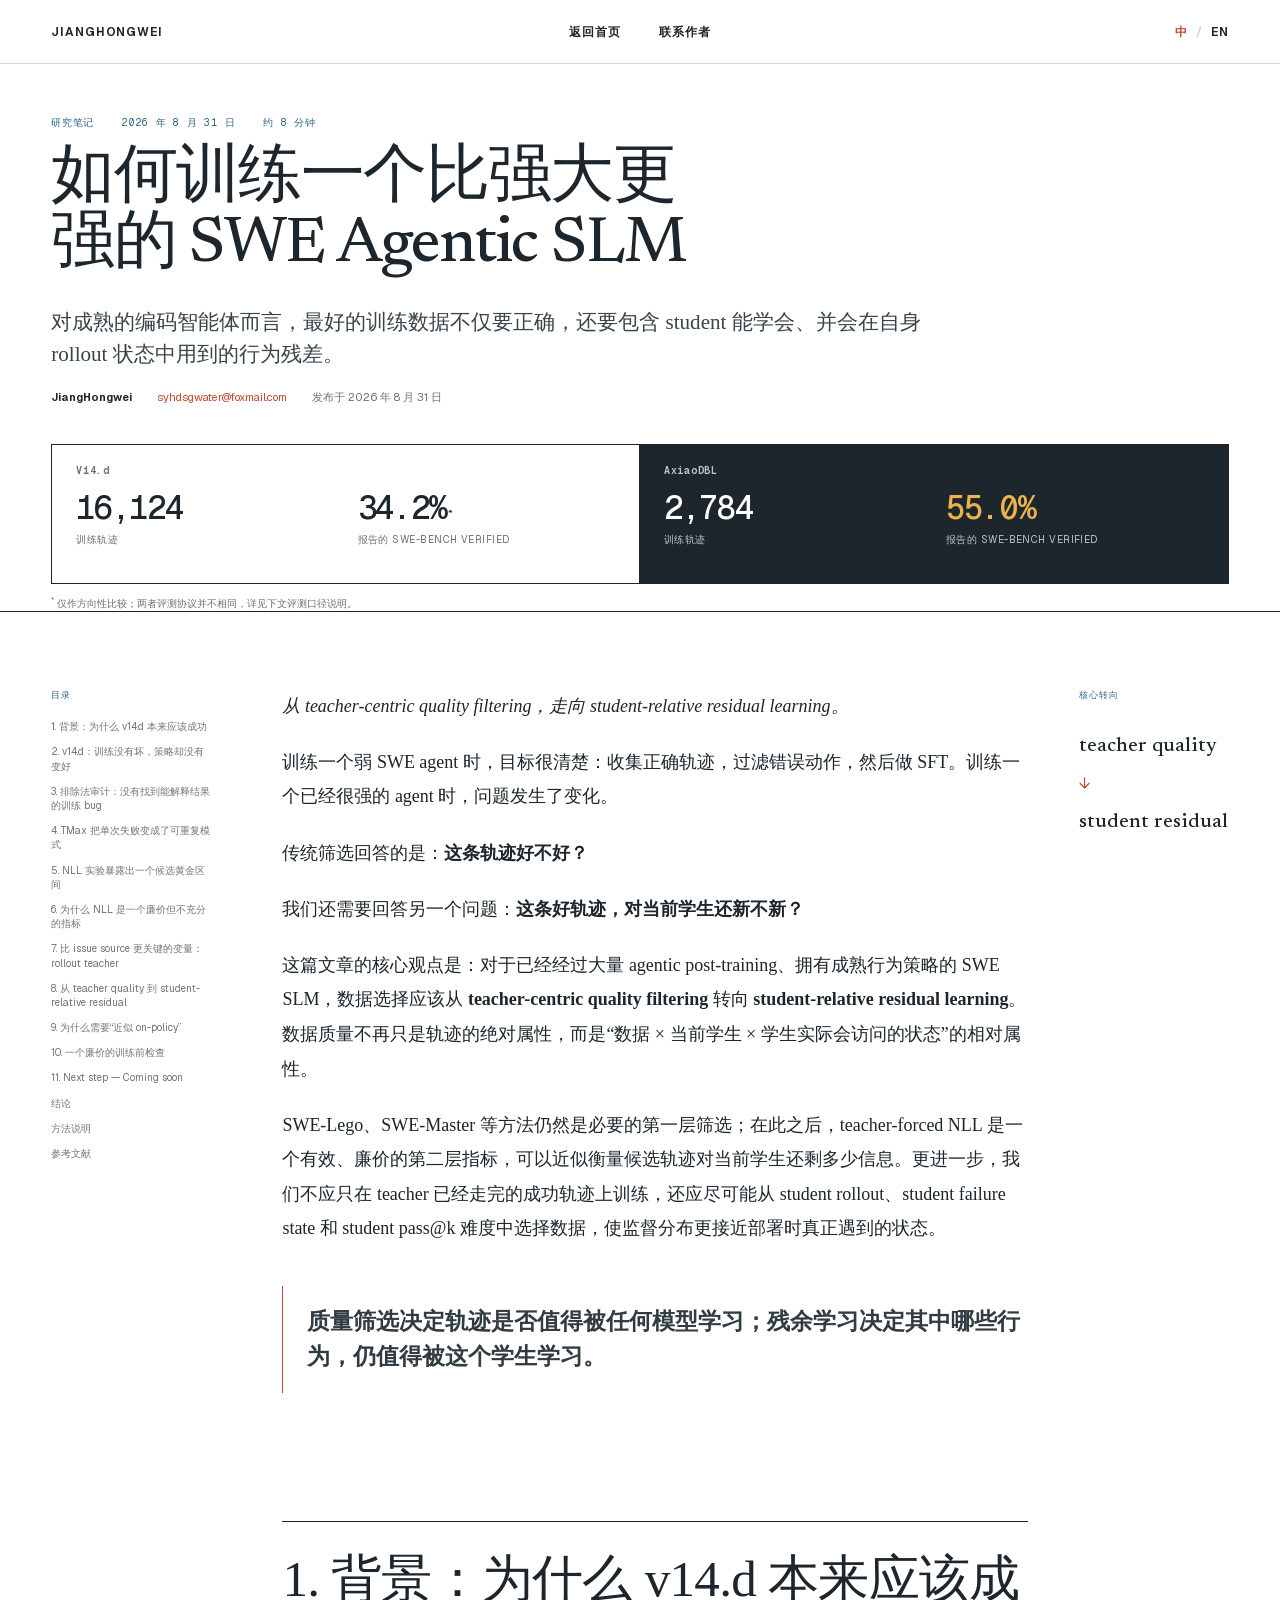
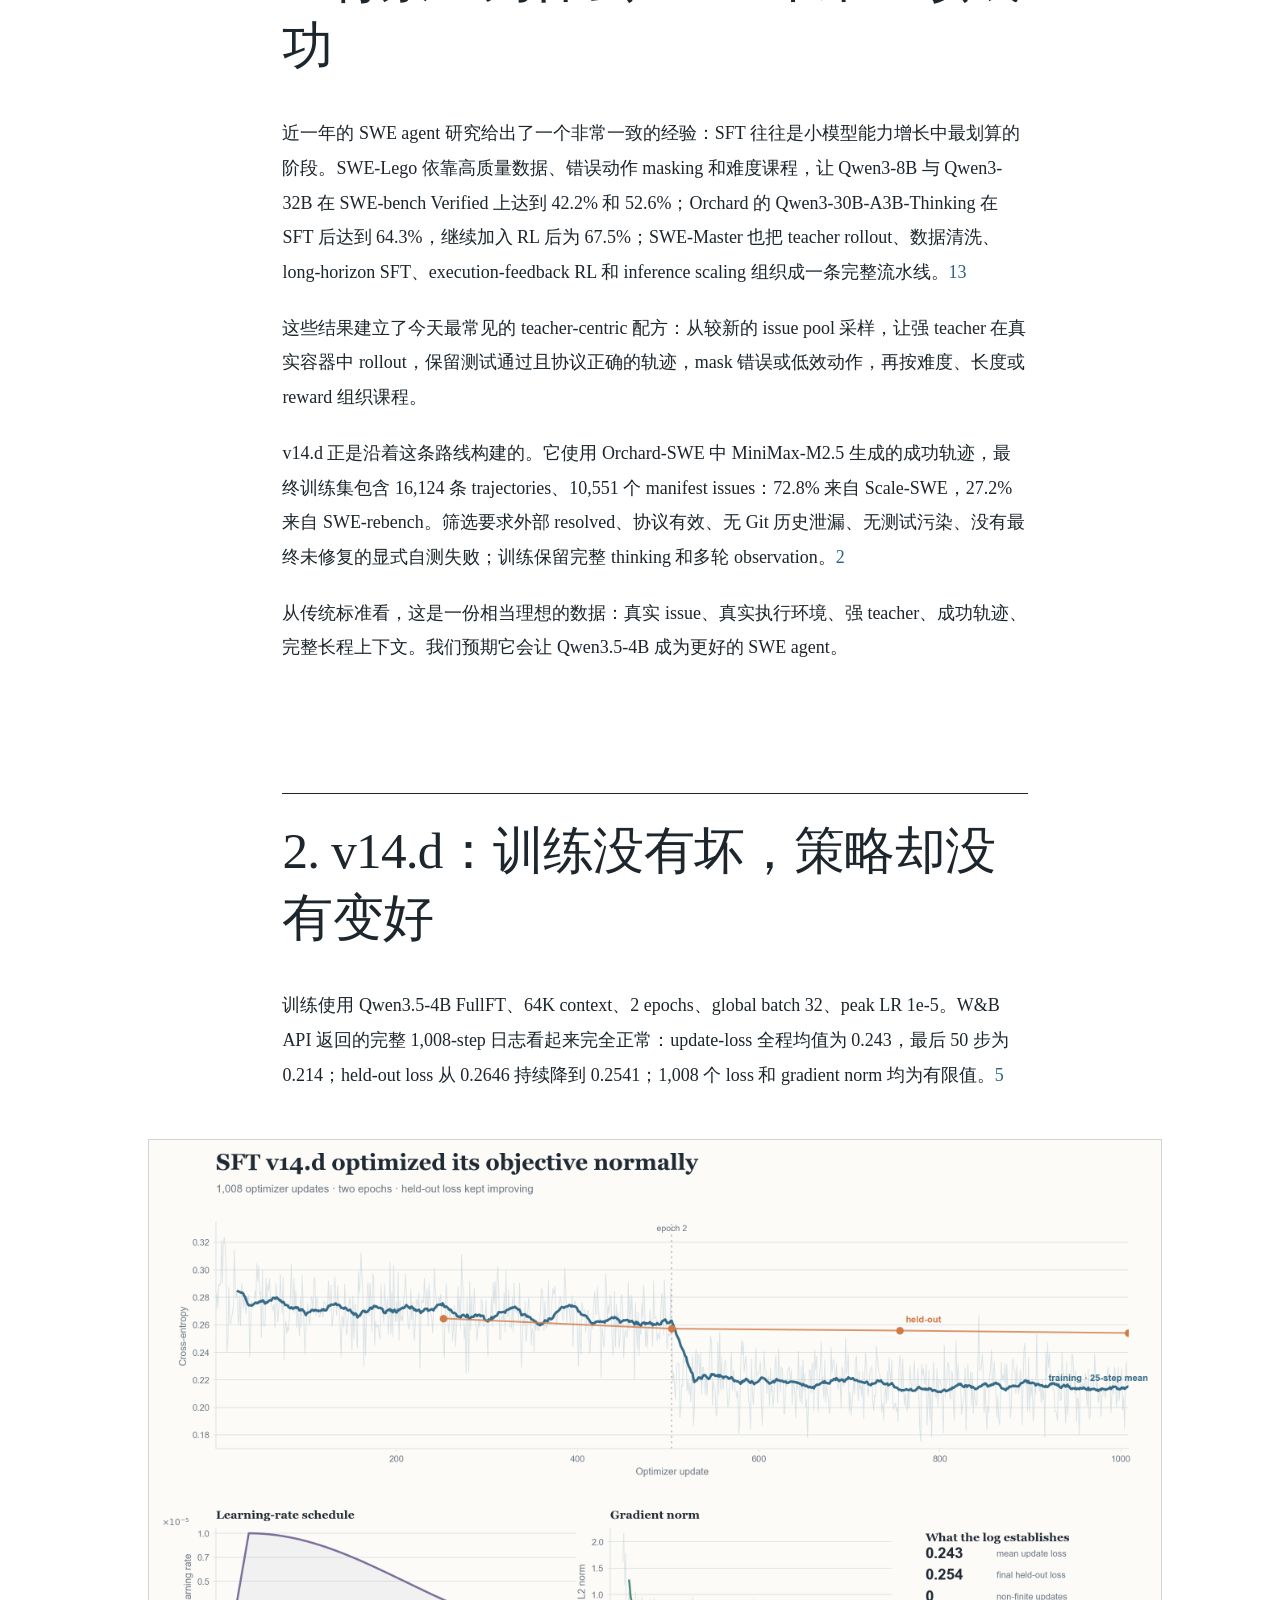
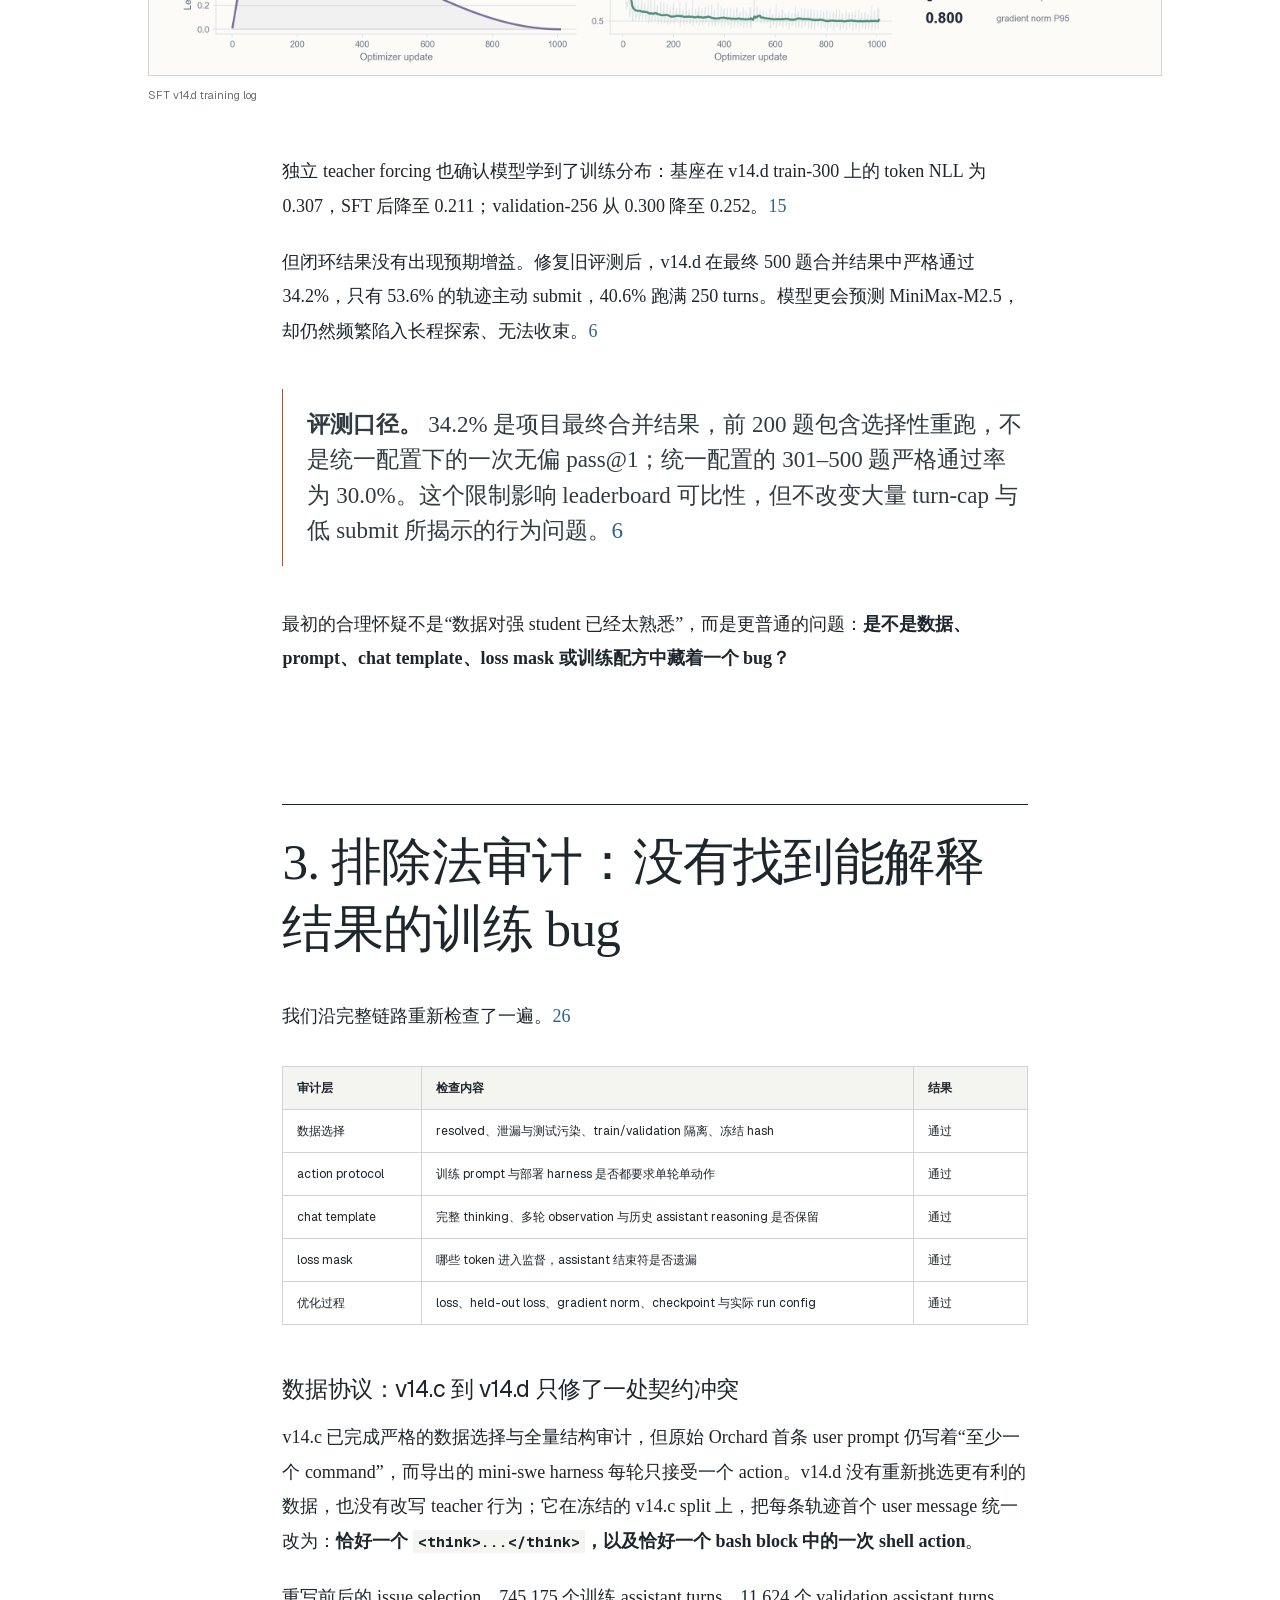
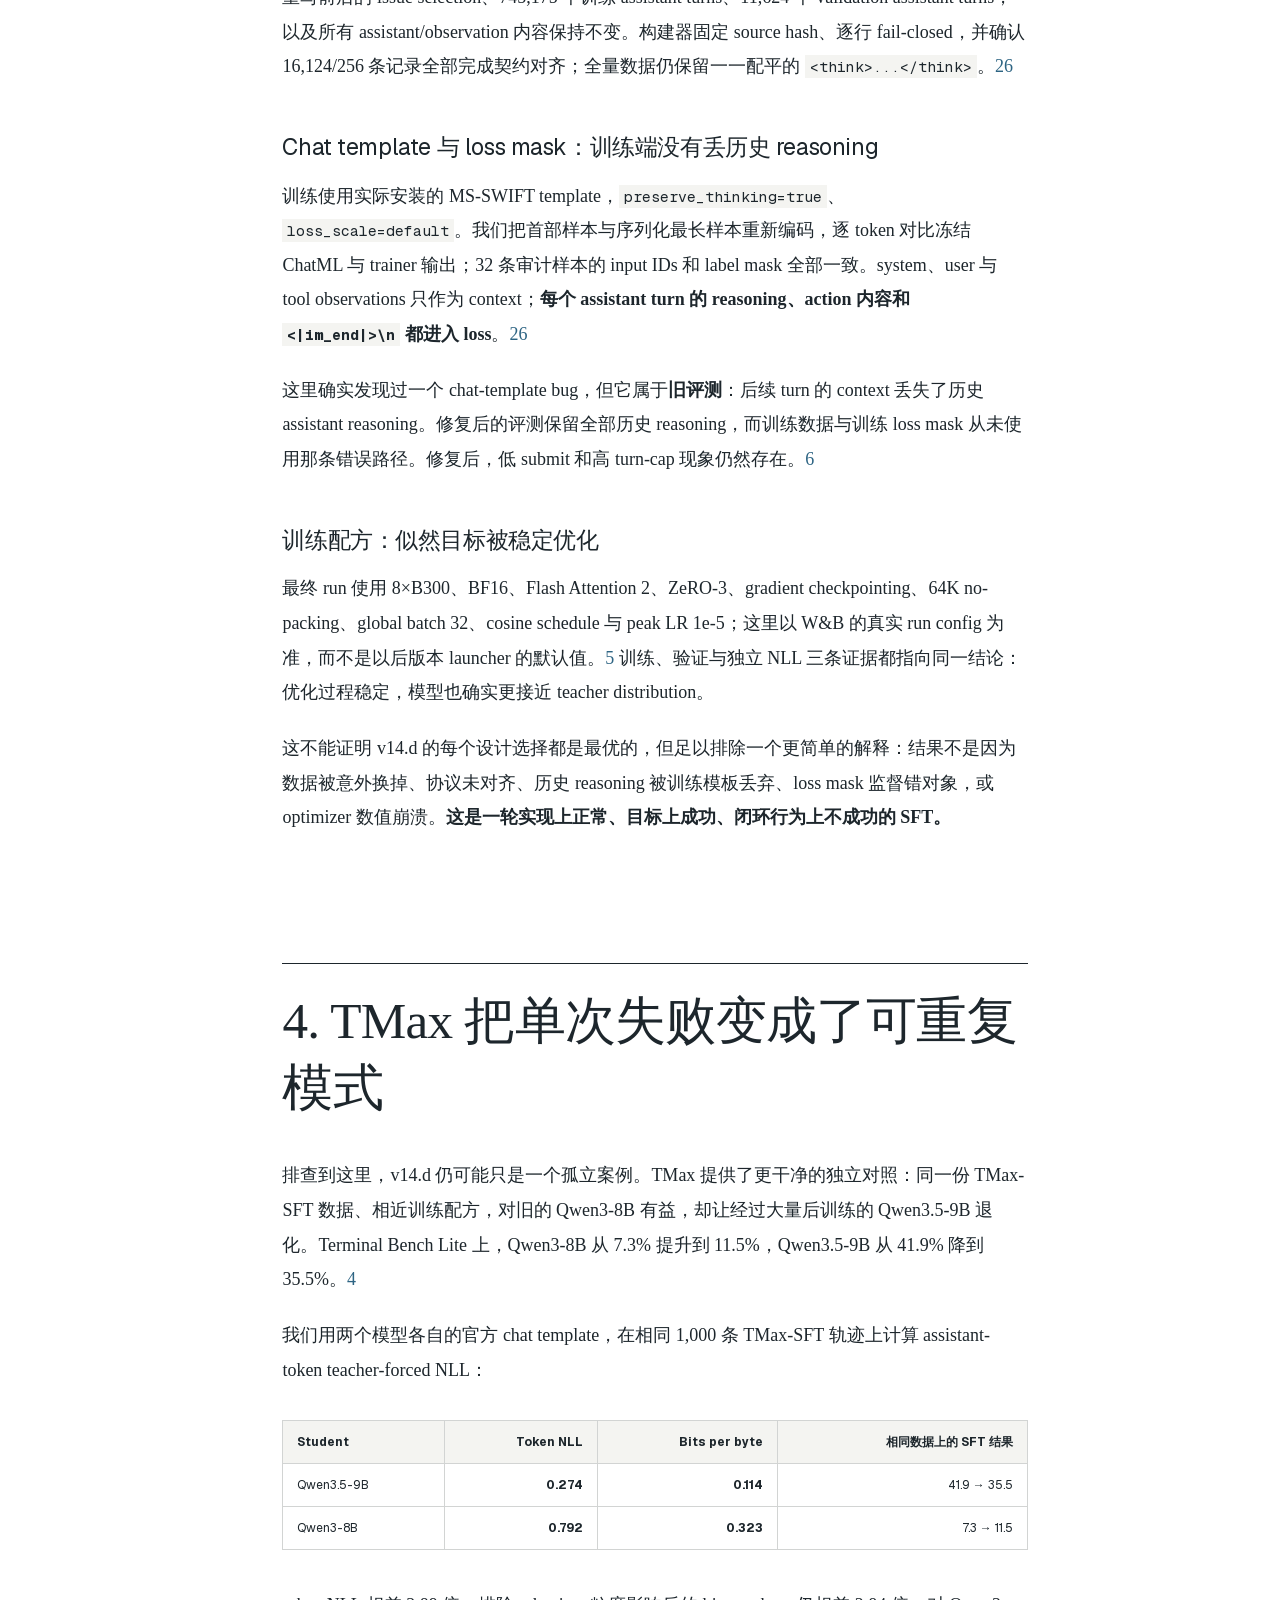
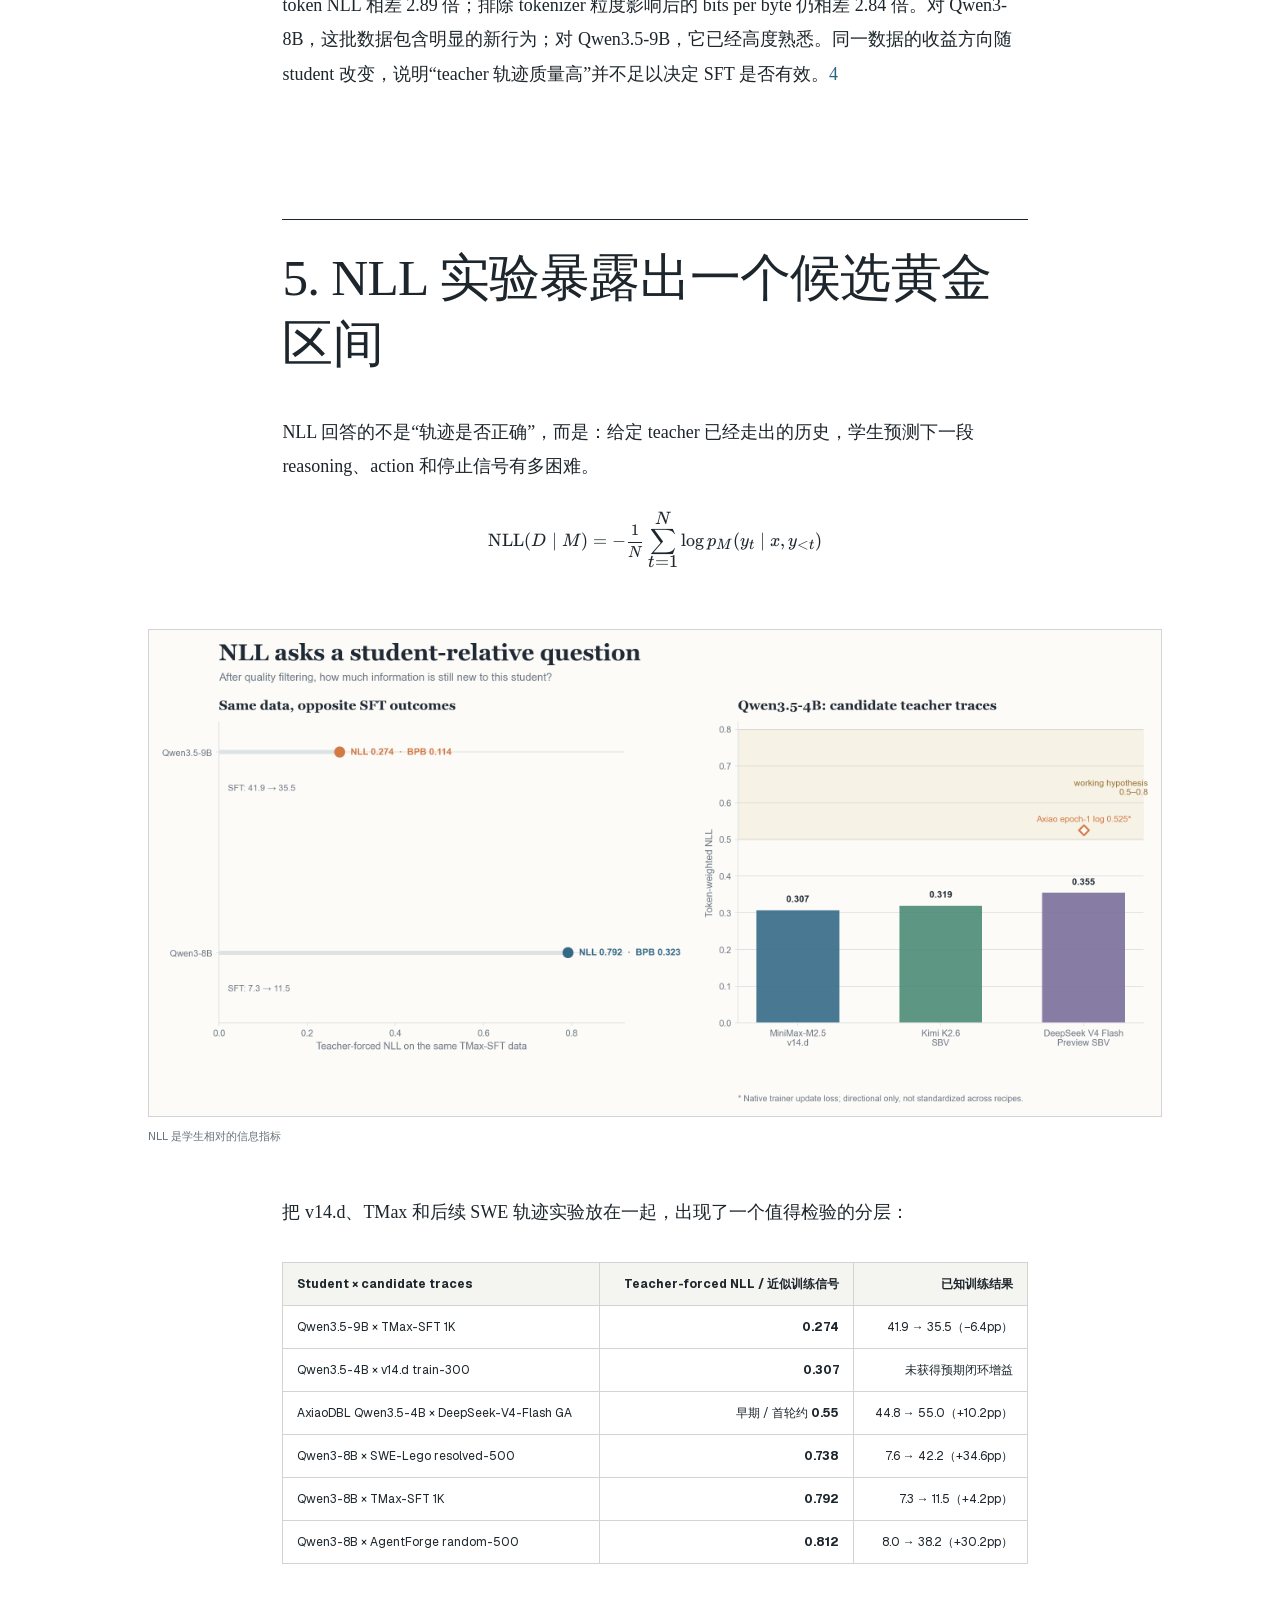
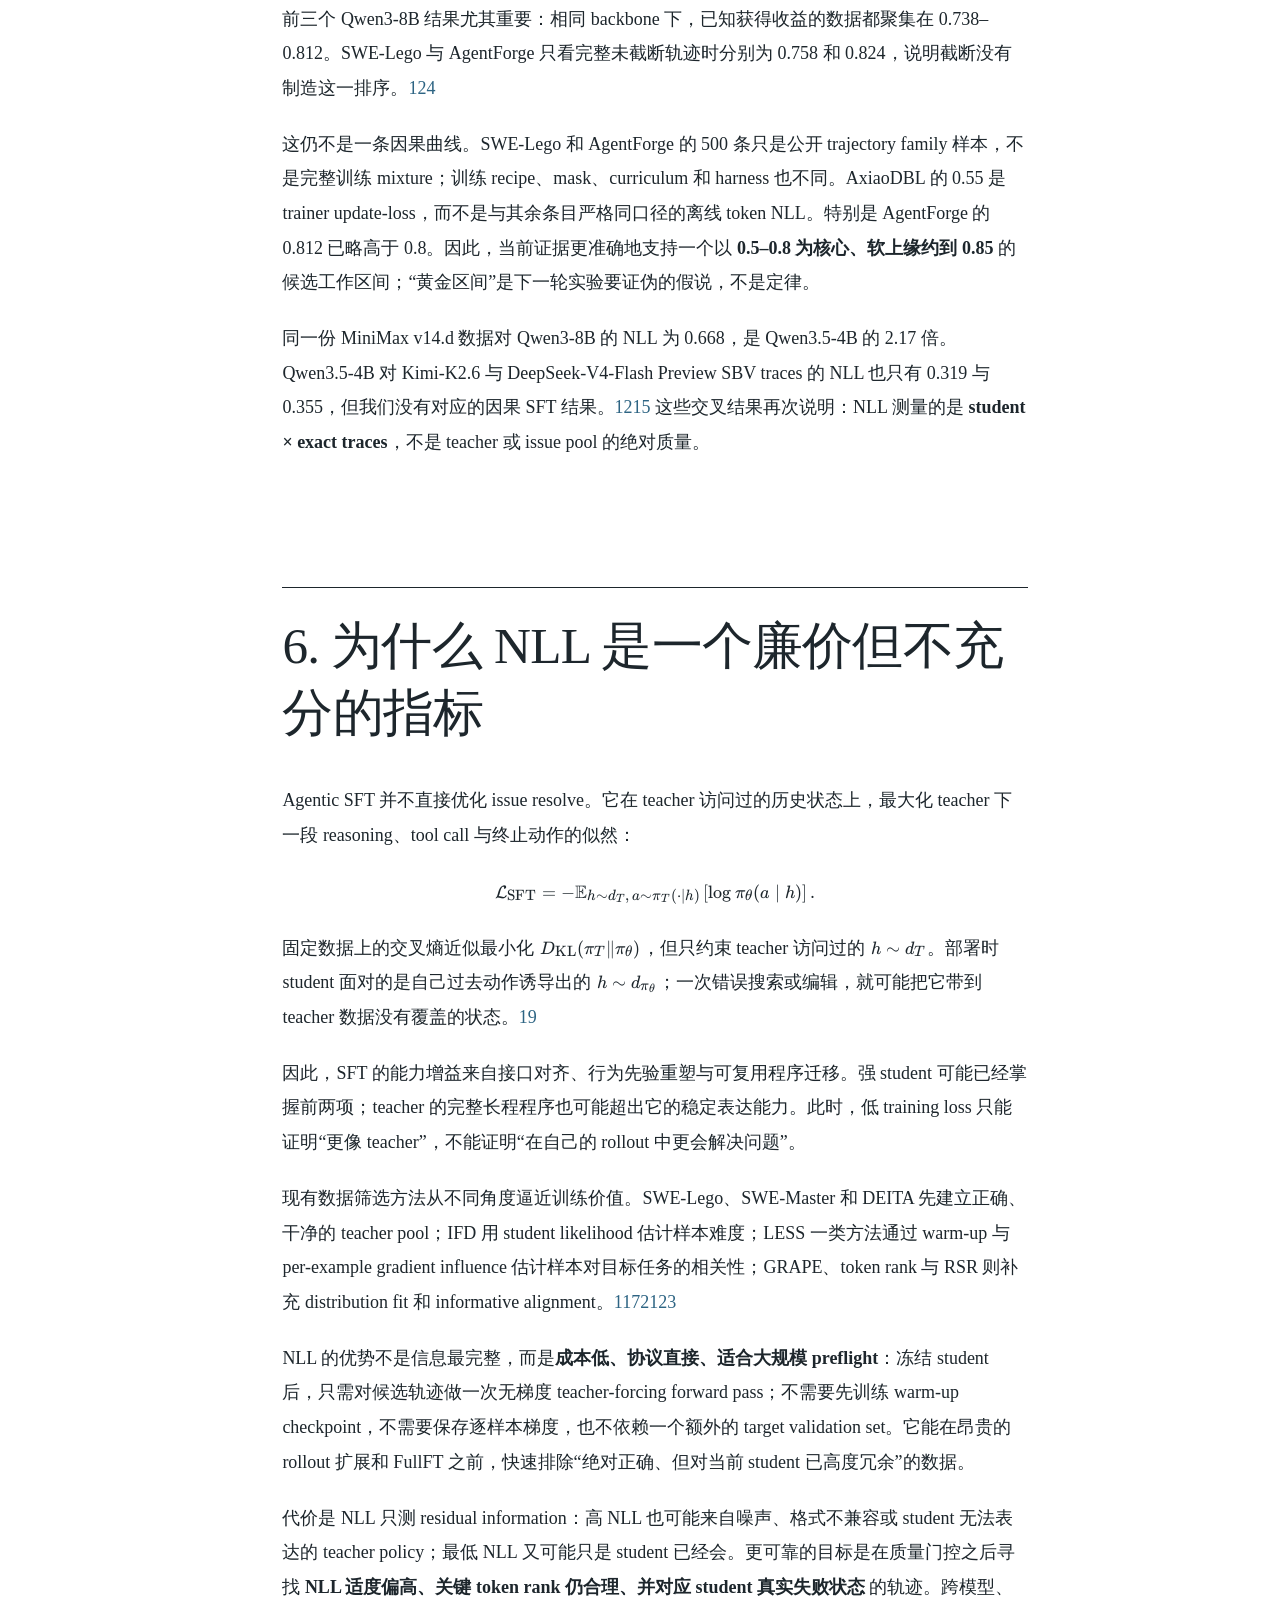
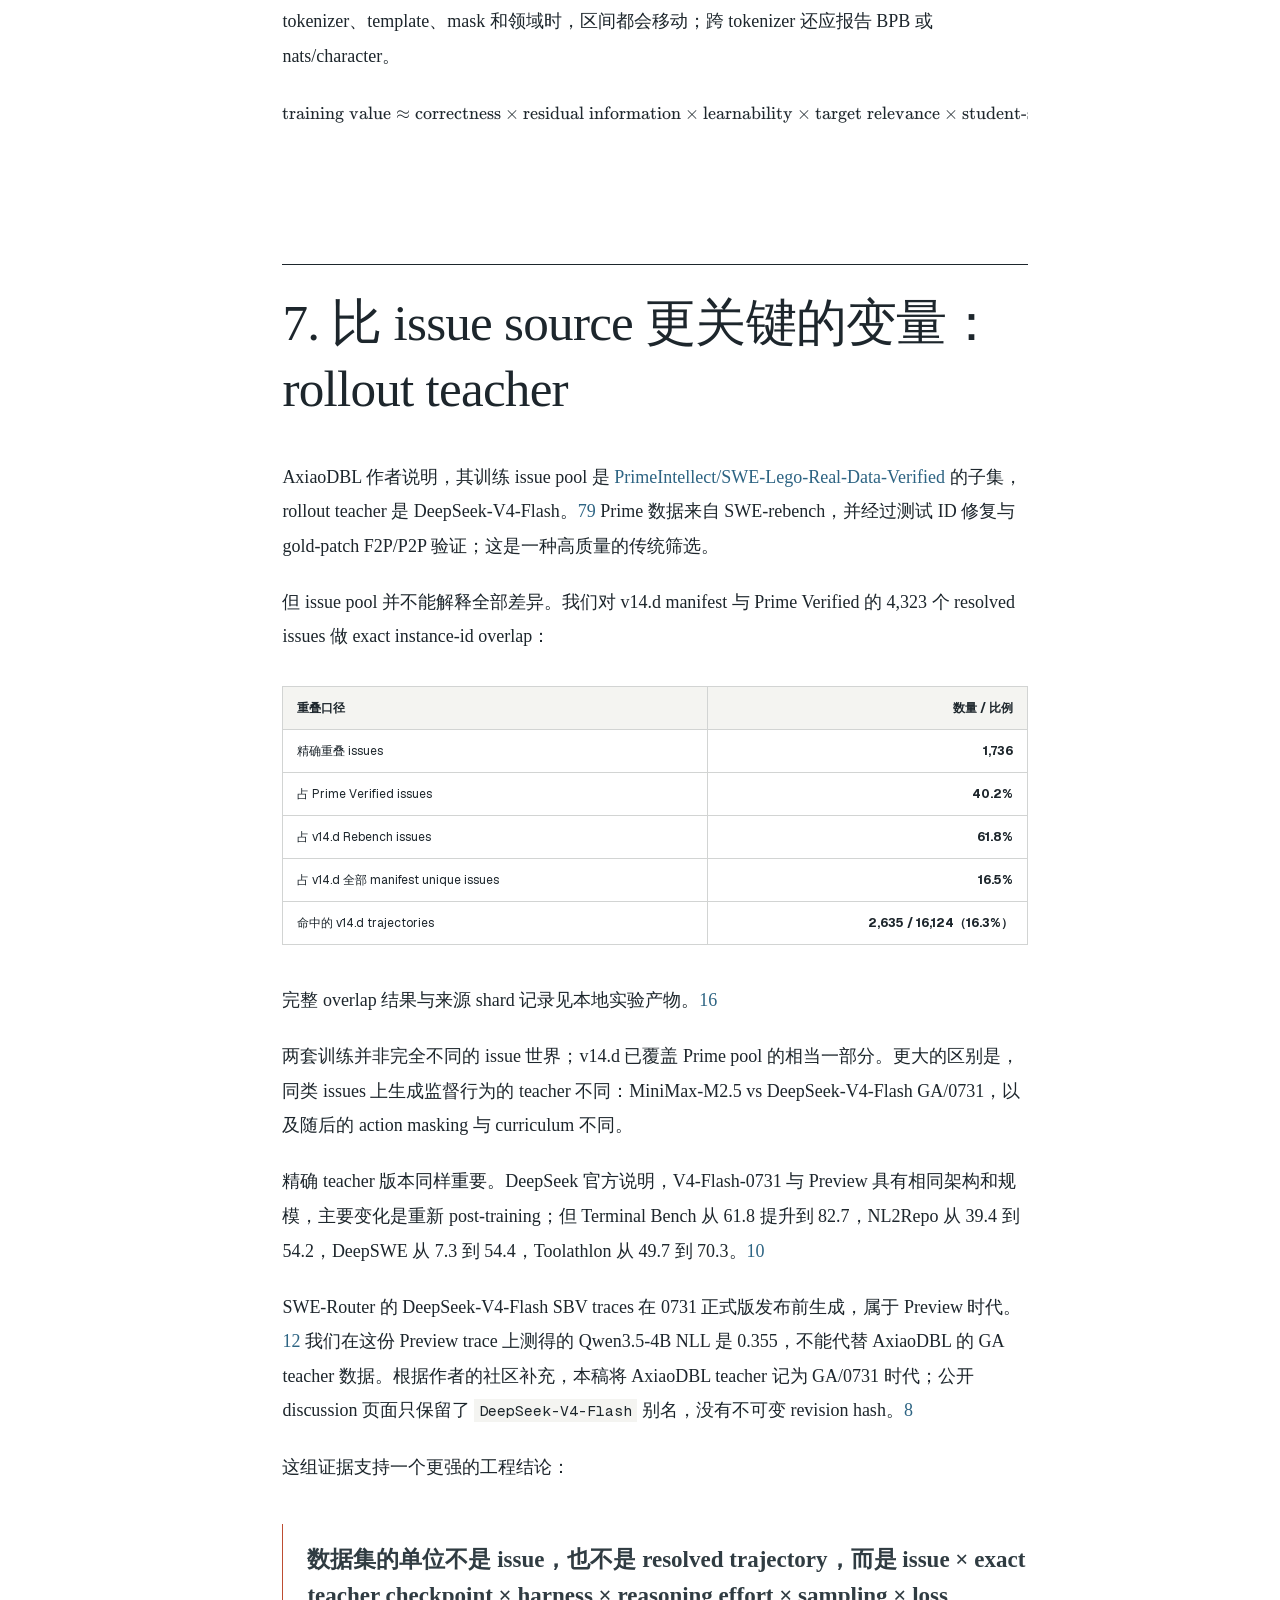
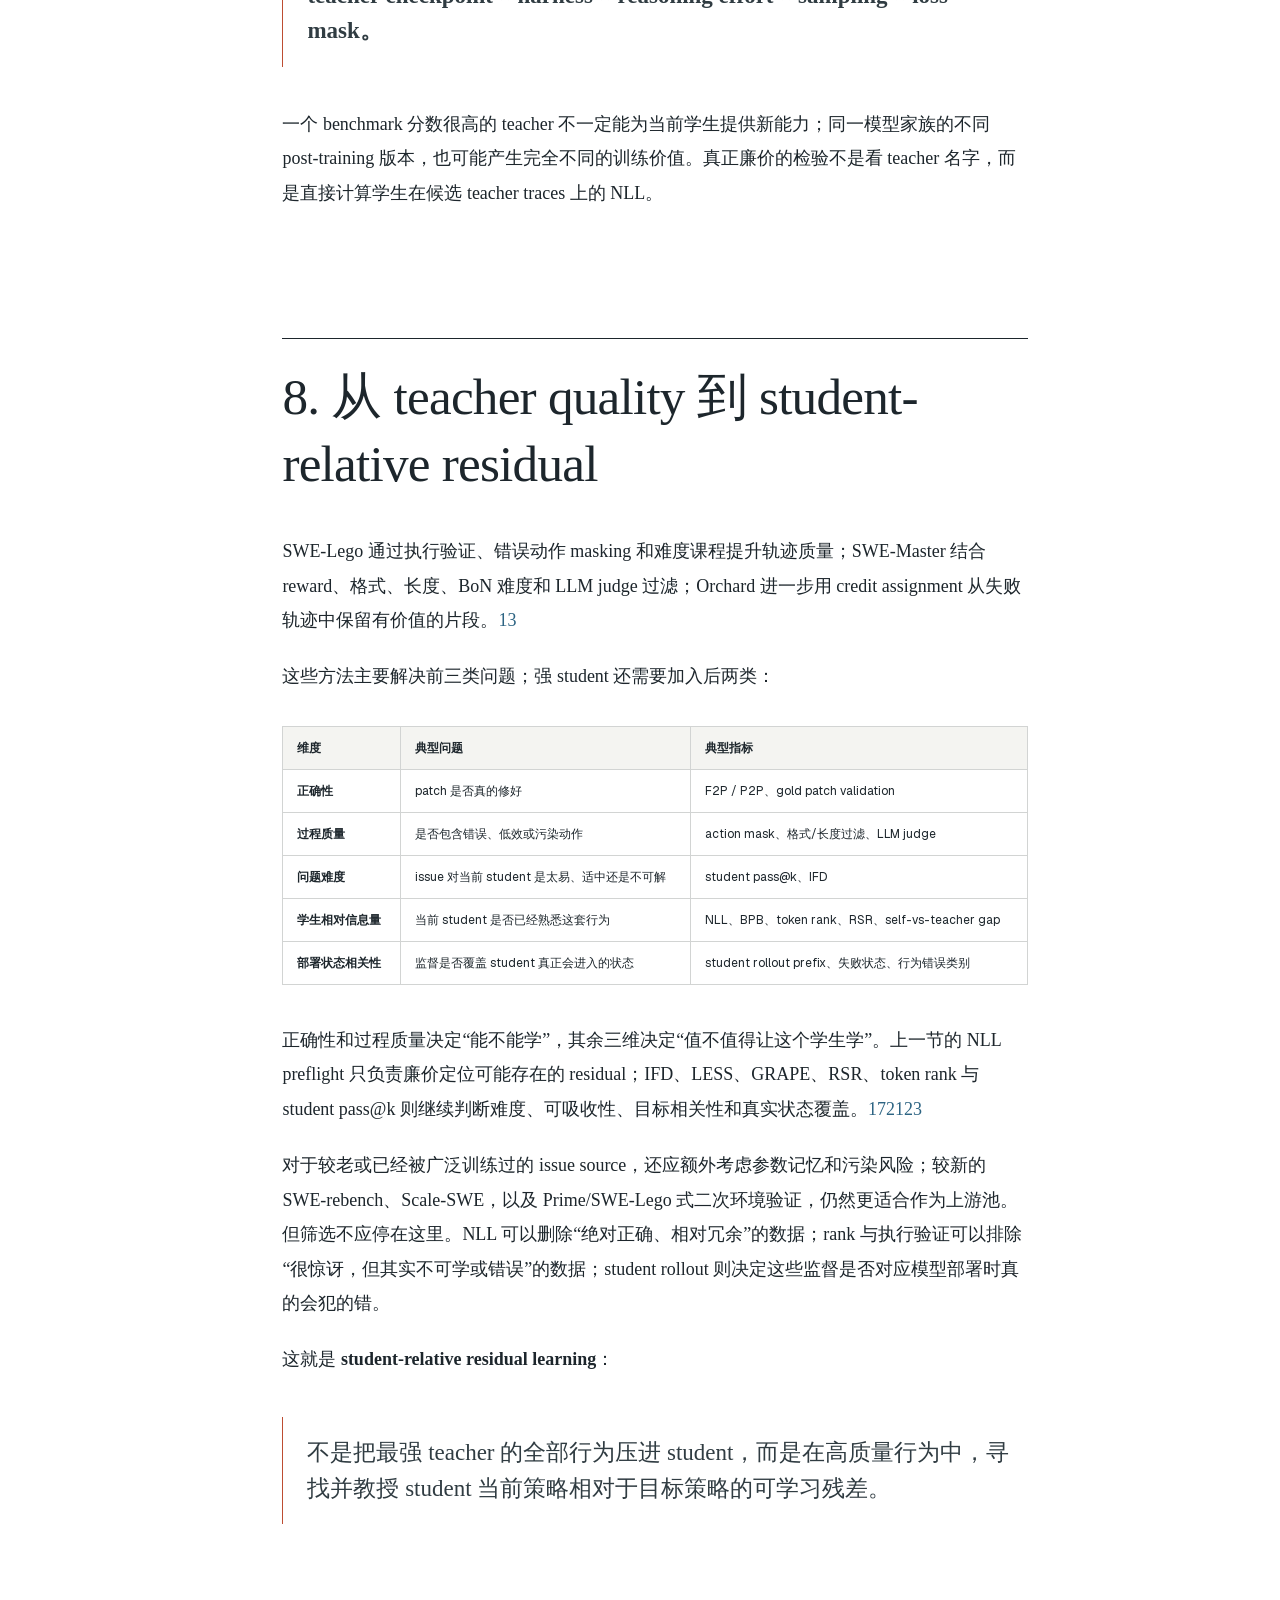
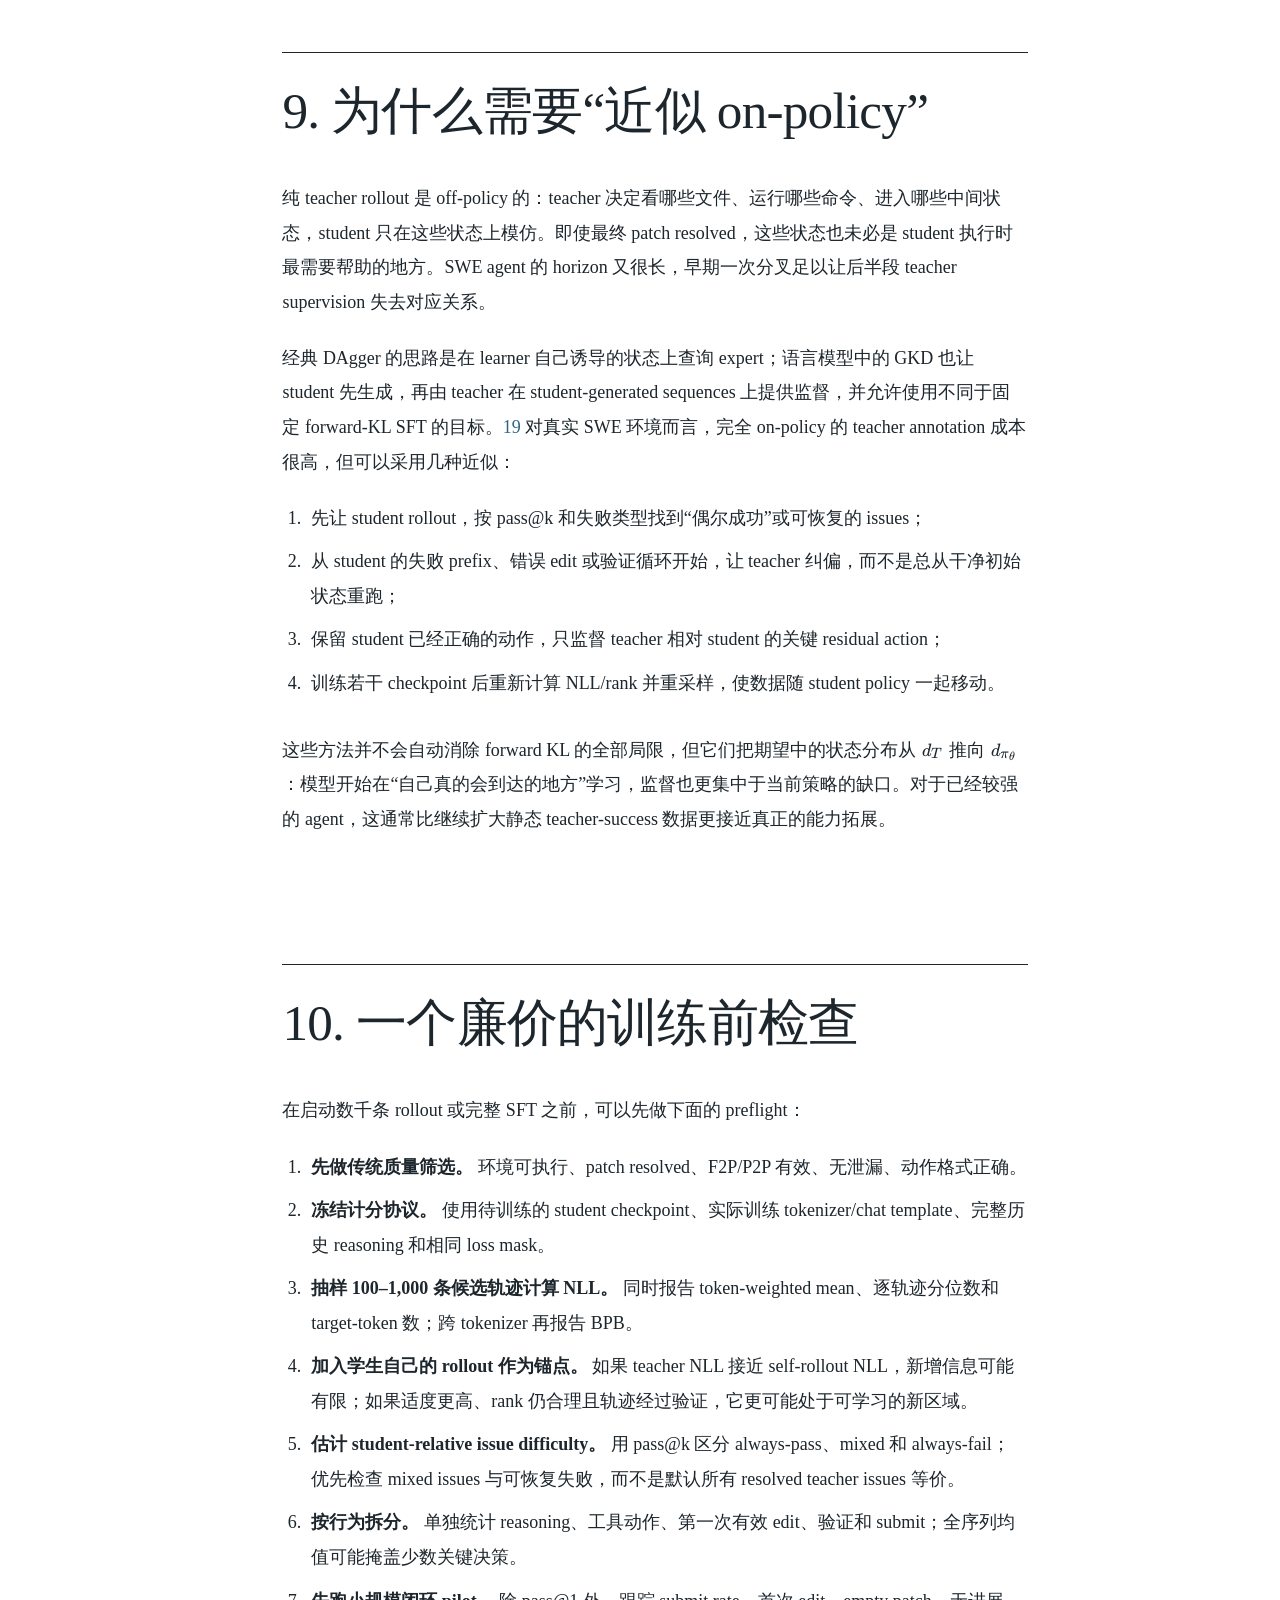
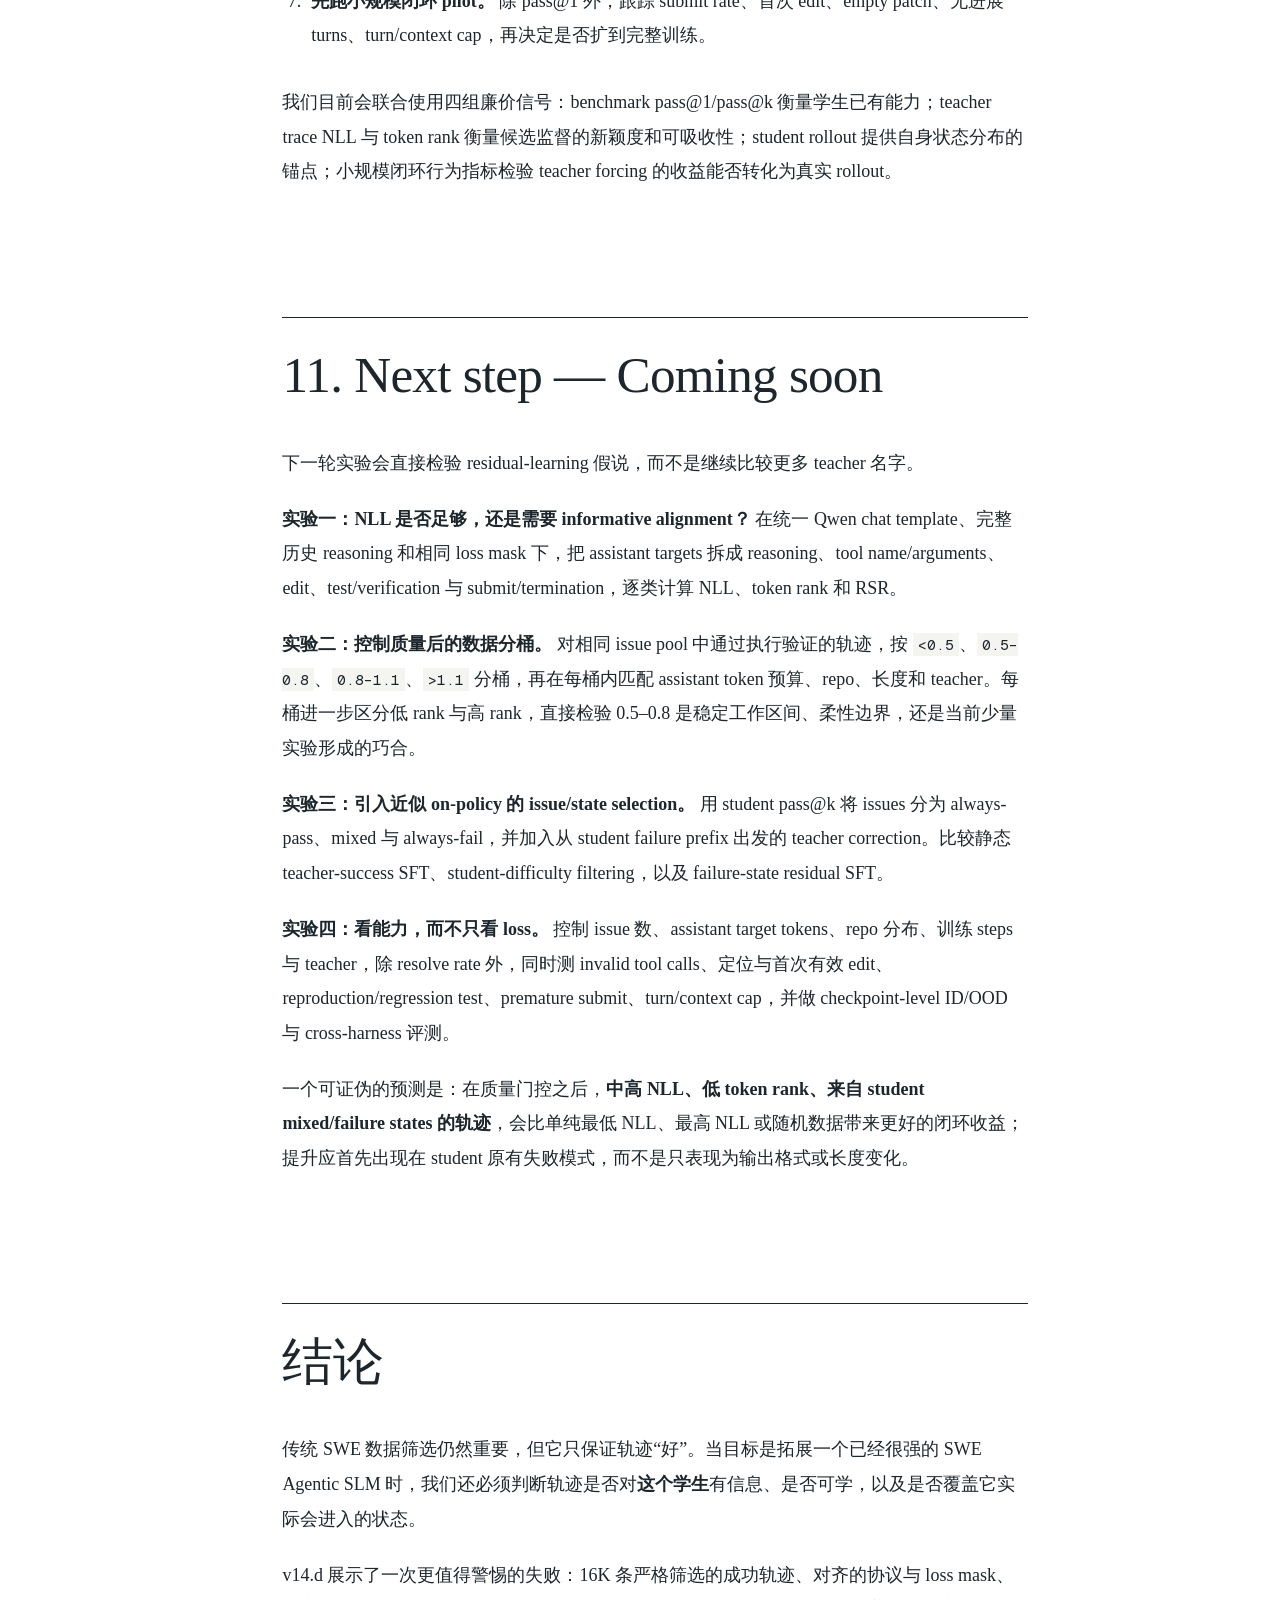
<file: zh/notes/student-relative-residual-learning/index.html>
<!DOCTYPE html><html lang="en"><head><meta charSet="utf-8"/><meta name="viewport" content="width=device-width, initial-scale=1"/><link rel="stylesheet" href="/_next/static/css/index.Digs-9z7.css" data-rsc-css-href="/_next/static/css/index.Digs-9z7.css" data-precedence="vite-rsc/importer-resources"/><title>如何训练一个比强大更强的 SWE Agentic SLM · JiangHongwei</title><meta name="description" content="对已经较强的 Agentic Model，数据选择应从 teacher-centric quality filtering 转向 student-relative residual learning。"/><meta name="author" content="JiangHongwei"/><link rel="author" href="mailto:syhdsgwater@foxmail.com"/><meta property="og:title" content="如何训练一个比强大更强的 SWE Agentic SLM"/><meta property="og:description" content="从以 teacher 为中心的质量筛选，走向相对于 student 的残余学习。"/><meta property="og:type" content="article"/><meta property="article:published_time" content="2026-08-31T00:00:00.000Z"/><meta name="twitter:card" content="summary"/><meta name="twitter:title" content="JiangHongwei — Frontier Learning Field Notes"/><meta name="twitter:description" content="Experiments on frontier learning systems and software-engineering agents."/><link rel="icon" href="/icon.svg?9ac85f8052597596" sizes="any" type="image/svg+xml"/><link rel="canonical" href="https://syhdsgwater.github.io/zh/notes/student-relative-residual-learning"/><link rel="alternate" hrefLang="en" href="https://syhdsgwater.github.io/en/notes/student-relative-residual-learning"/><link rel="alternate" hrefLang="zh-CN" href="https://syhdsgwater.github.io/zh/notes/student-relative-residual-learning"/>
<link rel="preload" href="/_next/static/_vinext_fonts/geist-8ac0455e797f/geist-98bbbccb.woff2" as="font" type="font/woff2" crossorigin />
<link rel="preload" href="/_next/static/_vinext_fonts/geist-mono-00e989178794/geist-mono-013b2f2f.woff2" as="font" type="font/woff2" crossorigin />
<link rel="preload" href="/_next/static/_vinext_fonts/newsreader-94c054835b7e/newsreader-2415edd0.woff2" as="font" type="font/woff2" crossorigin />
<style data-vinext-fonts>/* cyrillic-ext */
@font-face {
  font-family: 'Geist';
  font-style: normal;
  font-weight: 100 900;
  font-display: swap;
  src: url(/_next/static/_vinext_fonts/geist-8ac0455e797f/geist-ff2310f5.woff2) format('woff2');
  unicode-range: U+0460-052F, U+1C80-1C8A, U+20B4, U+2DE0-2DFF, U+A640-A69F, U+FE2E-FE2F;
}
/* cyrillic */
@font-face {
  font-family: 'Geist';
  font-style: normal;
  font-weight: 100 900;
  font-display: swap;
  src: url(/_next/static/_vinext_fonts/geist-8ac0455e797f/geist-875ccdd4.woff2) format('woff2');
  unicode-range: U+0301, U+0400-045F, U+0490-0491, U+04B0-04B1, U+2116;
}
/* vietnamese */
@font-face {
  font-family: 'Geist';
  font-style: normal;
  font-weight: 100 900;
  font-display: swap;
  src: url(/_next/static/_vinext_fonts/geist-8ac0455e797f/geist-52306abf.woff2) format('woff2');
  unicode-range: U+0102-0103, U+0110-0111, U+0128-0129, U+0168-0169, U+01A0-01A1, U+01AF-01B0, U+0300-0301, U+0303-0304, U+0308-0309, U+0323, U+0329, U+1EA0-1EF9, U+20AB;
}
/* latin-ext */
@font-face {
  font-family: 'Geist';
  font-style: normal;
  font-weight: 100 900;
  font-display: swap;
  src: url(/_next/static/_vinext_fonts/geist-8ac0455e797f/geist-001175b1.woff2) format('woff2');
  unicode-range: U+0100-02BA, U+02BD-02C5, U+02C7-02CC, U+02CE-02D7, U+02DD-02FF, U+0304, U+0308, U+0329, U+1D00-1DBF, U+1E00-1E9F, U+1EF2-1EFF, U+2020, U+20A0-20AB, U+20AD-20C0, U+2113, U+2C60-2C7F, U+A720-A7FF;
}
/* latin */
@font-face {
  font-family: 'Geist';
  font-style: normal;
  font-weight: 100 900;
  font-display: swap;
  src: url(/_next/static/_vinext_fonts/geist-8ac0455e797f/geist-98bbbccb.woff2) format('woff2');
  unicode-range: U+0000-00FF, U+0131, U+0152-0153, U+02BB-02BC, U+02C6, U+02DA, U+02DC, U+0304, U+0308, U+0329, U+2000-206F, U+20AC, U+2122, U+2191, U+2193, U+2212, U+2215, U+FEFF, U+FFFD;
}

@font-face {
  font-family: 'Geist Fallback';
  src: local("Arial");
  ascent-override: 95.94%;
  descent-override: 28.16%;
  line-gap-override: 0.00%;
  size-adjust: 104.76%;
}

.__font_geist_1x7d0xu { font-family: 'Geist', 'Geist Fallback'; font-style: normal; }

.__variable_geist_1x7d0xu { --font-sans: 'Geist', 'Geist Fallback'; }

/* cyrillic-ext */
@font-face {
  font-family: 'Geist Mono';
  font-style: normal;
  font-weight: 100 900;
  font-display: swap;
  src: url(/_next/static/_vinext_fonts/geist-mono-00e989178794/geist-mono-f6b33328.woff2) format('woff2');
  unicode-range: U+0460-052F, U+1C80-1C8A, U+20B4, U+2DE0-2DFF, U+A640-A69F, U+FE2E-FE2F;
}
/* cyrillic */
@font-face {
  font-family: 'Geist Mono';
  font-style: normal;
  font-weight: 100 900;
  font-display: swap;
  src: url(/_next/static/_vinext_fonts/geist-mono-00e989178794/geist-mono-44e03052.woff2) format('woff2');
  unicode-range: U+0301, U+0400-045F, U+0490-0491, U+04B0-04B1, U+2116;
}
/* symbols2 */
@font-face {
  font-family: 'Geist Mono';
  font-style: normal;
  font-weight: 100 900;
  font-display: swap;
  src: url(/_next/static/_vinext_fonts/geist-mono-00e989178794/geist-mono-0638449e.woff2) format('woff2');
  unicode-range: U+2000-2001, U+2004-2008, U+200A, U+23B8-23BD, U+2500-259F;
}
/* vietnamese */
@font-face {
  font-family: 'Geist Mono';
  font-style: normal;
  font-weight: 100 900;
  font-display: swap;
  src: url(/_next/static/_vinext_fonts/geist-mono-00e989178794/geist-mono-971fb274.woff2) format('woff2');
  unicode-range: U+0102-0103, U+0110-0111, U+0128-0129, U+0168-0169, U+01A0-01A1, U+01AF-01B0, U+0300-0301, U+0303-0304, U+0308-0309, U+0323, U+0329, U+1EA0-1EF9, U+20AB;
}
/* latin-ext */
@font-face {
  font-family: 'Geist Mono';
  font-style: normal;
  font-weight: 100 900;
  font-display: swap;
  src: url(/_next/static/_vinext_fonts/geist-mono-00e989178794/geist-mono-44745446.woff2) format('woff2');
  unicode-range: U+0100-02BA, U+02BD-02C5, U+02C7-02CC, U+02CE-02D7, U+02DD-02FF, U+0304, U+0308, U+0329, U+1D00-1DBF, U+1E00-1E9F, U+1EF2-1EFF, U+2020, U+20A0-20AB, U+20AD-20C0, U+2113, U+2C60-2C7F, U+A720-A7FF;
}
/* latin */
@font-face {
  font-family: 'Geist Mono';
  font-style: normal;
  font-weight: 100 900;
  font-display: swap;
  src: url(/_next/static/_vinext_fonts/geist-mono-00e989178794/geist-mono-013b2f2f.woff2) format('woff2');
  unicode-range: U+0000-00FF, U+0131, U+0152-0153, U+02BB-02BC, U+02C6, U+02DA, U+02DC, U+0304, U+0308, U+0329, U+2000-206F, U+20AC, U+2122, U+2191, U+2193, U+2212, U+2215, U+FEFF, U+FFFD;
}

@font-face {
  font-family: 'Geist Mono Fallback';
  src: local("Arial");
  ascent-override: 74.67%;
  descent-override: 21.92%;
  line-gap-override: 0.00%;
  size-adjust: 134.59%;
}

.__font_geist_mono_0f4jdpq { font-family: 'Geist Mono', 'Geist Mono Fallback'; font-style: normal; }

.__variable_geist_mono_0f4jdpq { --font-mono: 'Geist Mono', 'Geist Mono Fallback'; }

/* vietnamese */
@font-face {
  font-family: 'Newsreader';
  font-style: normal;
  font-weight: 200 800;
  font-display: swap;
  src: url(/_next/static/_vinext_fonts/newsreader-94c054835b7e/newsreader-cdecad9c.woff2) format('woff2');
  unicode-range: U+0102-0103, U+0110-0111, U+0128-0129, U+0168-0169, U+01A0-01A1, U+01AF-01B0, U+0300-0301, U+0303-0304, U+0308-0309, U+0323, U+0329, U+1EA0-1EF9, U+20AB;
}
/* latin-ext */
@font-face {
  font-family: 'Newsreader';
  font-style: normal;
  font-weight: 200 800;
  font-display: swap;
  src: url(/_next/static/_vinext_fonts/newsreader-94c054835b7e/newsreader-a239d8f4.woff2) format('woff2');
  unicode-range: U+0100-02BA, U+02BD-02C5, U+02C7-02CC, U+02CE-02D7, U+02DD-02FF, U+0304, U+0308, U+0329, U+1D00-1DBF, U+1E00-1E9F, U+1EF2-1EFF, U+2020, U+20A0-20AB, U+20AD-20C0, U+2113, U+2C60-2C7F, U+A720-A7FF;
}
/* latin */
@font-face {
  font-family: 'Newsreader';
  font-style: normal;
  font-weight: 200 800;
  font-display: swap;
  src: url(/_next/static/_vinext_fonts/newsreader-94c054835b7e/newsreader-2415edd0.woff2) format('woff2');
  unicode-range: U+0000-00FF, U+0131, U+0152-0153, U+02BB-02BC, U+02C6, U+02DA, U+02DC, U+0304, U+0308, U+0329, U+2000-206F, U+20AC, U+2122, U+2191, U+2193, U+2212, U+2215, U+FEFF, U+FFFD;
}

@font-face {
  font-family: 'Newsreader Fallback';
  src: local("Times New Roman");
  ascent-override: 69.68%;
  descent-override: 25.12%;
  line-gap-override: 0.00%;
  size-adjust: 105.48%;
}

.__font_newsreader_1ia8sbx { font-family: 'Newsreader', 'Newsreader Fallback'; font-style: normal; }

.__variable_newsreader_1ia8sbx { --font-serif: 'Newsreader', 'Newsreader Fallback'; }
</style>
</head><body class="__variable_geist_1x7d0xu __variable_geist_mono_0f4jdpq __variable_newsreader_1ia8sbx"><main class="research-page is-zh" lang="zh-CN"><header class="site-header article-site-header"><a class="brand" href="/" aria-label="JiangHongwei home"><span>JiangHongwei</span></a><nav aria-label="主导航"><a href="/">返回首页</a><a href="mailto:syhdsgwater@foxmail.com">联系作者</a></nav><div class="language-switch" aria-label="语言"><a class="current-language" href="#" aria-current="page">中</a><span aria-hidden="true">/</span><a href="/en/notes/student-relative-residual-learning">EN</a></div></header><header class="article-hero"><div class="article-meta-line"><span>研究笔记</span><span>2026 年 8 月 31 日</span><span>约 8 分钟</span></div><h1>如何训练一个比强大更强的 SWE Agentic SLM</h1><p class="article-deck">对成熟的编码智能体而言，最好的训练数据不仅要正确，还要包含 student 能学会、并会在自身 rollout 状态中用到的行为残差。</p><div class="article-author"><span>JiangHongwei</span><a href="mailto:syhdsgwater@foxmail.com">syhdsgwater@foxmail.com</a><span>发布于 2026 年 8 月 31 日</span></div><div class="article-comparison" aria-label="v14.d 与 AxiaoDBL 对比"><div class="comparison-model "><p>V14.d</p><dl><div><dt>训练轨迹</dt><dd>16,124</dd></div><div><dt>报告的 SWE-bench Verified</dt><dd>34.2%<sup>*</sup></dd></div></dl></div><div class="comparison-model comparison-model-emphasis"><p>AxiaoDBL</p><dl><div><dt>训练轨迹</dt><dd>2,784</dd></div><div><dt>报告的 SWE-bench Verified</dt><dd>55.0%</dd></div></dl></div></div><p class="article-comparison-note"><sup>*</sup> <!-- -->仅作方向性比较；两者评测协议并不相同，详见下文评测口径说明。</p></header><div class="article-layout"><aside class="article-toc" aria-label="目录"><p>目录</p><ol><li><a href="#1-背景-为什么-v14-d-本来应该成功">1. 背景：为什么 v14.d 本来应该成功</a></li><li><a href="#2-v14-d-训练没有坏-策略却没有变好">2. v14.d：训练没有坏，策略却没有变好</a></li><li><a href="#3-排除法审计-没有找到能解释结果的训练-bug">3. 排除法审计：没有找到能解释结果的训练 bug</a></li><li><a href="#4-tmax-把单次失败变成了可重复模式">4. TMax 把单次失败变成了可重复模式</a></li><li><a href="#5-nll-实验暴露出一个候选黄金区间">5. NLL 实验暴露出一个候选黄金区间</a></li><li><a href="#6-为什么-nll-是一个廉价但不充分的指标">6. 为什么 NLL 是一个廉价但不充分的指标</a></li><li><a href="#7-比-issue-source-更关键的变量-rollout-teacher">7. 比 issue source 更关键的变量：rollout teacher</a></li><li><a href="#8-从-teacher-quality-到-student-relative-residual">8. 从 teacher quality 到 student-relative residual</a></li><li><a href="#9-为什么需要-近似-on-policy">9. 为什么需要“近似 on-policy”</a></li><li><a href="#10-一个廉价的训练前检查">10. 一个廉价的训练前检查</a></li><li><a href="#11-next-step-coming-soon">11. Next step — Coming soon</a></li><li><a href="#结论">结论</a></li><li><a href="#方法说明">方法说明</a></li><li><a href="#参考文献">参考文献</a></li></ol></aside><article class="article-body"><p><em>从 teacher-centric quality filtering，走向 student-relative residual learning。</em></p>
<p>训练一个弱 SWE agent 时，目标很清楚：收集正确轨迹，过滤错误动作，然后做 SFT。训练一个已经很强的 agent 时，问题发生了变化。</p>
<p>传统筛选回答的是：<strong>这条轨迹好不好？</strong></p>
<p>我们还需要回答另一个问题：<strong>这条好轨迹，对当前学生还新不新？</strong></p>
<p>这篇文章的核心观点是：对于已经经过大量 agentic post-training、拥有成熟行为策略的 SWE SLM，数据选择应该从 <strong>teacher-centric quality filtering</strong> 转向 <strong>student-relative residual learning</strong>。数据质量不再只是轨迹的绝对属性，而是“数据 × 当前学生 × 学生实际会访问的状态”的相对属性。</p>
<p>SWE-Lego、SWE-Master 等方法仍然是必要的第一层筛选；在此之后，teacher-forced NLL 是一个有效、廉价的第二层指标，可以近似衡量候选轨迹对当前学生还剩多少信息。更进一步，我们不应只在 teacher 已经走完的成功轨迹上训练，还应尽可能从 student rollout、student failure state 和 student pass@k 难度中选择数据，使监督分布更接近部署时真正遇到的状态。</p>
<blockquote>
<p><strong>质量筛选决定轨迹是否值得被任何模型学习；残余学习决定其中哪些行为，仍值得被这个学生学习。</strong></p>
</blockquote>
<h2 id="1-背景-为什么-v14-d-本来应该成功"><a class="heading-anchor" href="#1-背景-为什么-v14-d-本来应该成功" aria-label="Link to 1. 背景：为什么 v14.d 本来应该成功">#</a>1. 背景：为什么 v14.d 本来应该成功</h2>
<p>近一年的 SWE agent 研究给出了一个非常一致的经验：SFT 往往是小模型能力增长中最划算的阶段。SWE-Lego 依靠高质量数据、错误动作 masking 和难度课程，让 Qwen3-8B 与 Qwen3-32B 在 SWE-bench Verified 上达到 42.2% 和 52.6%；Orchard 的 Qwen3-30B-A3B-Thinking 在 SFT 后达到 64.3%，继续加入 RL 后为 67.5%；SWE-Master 也把 teacher rollout、数据清洗、long-horizon SFT、execution-feedback RL 和 inference scaling 组织成一条完整流水线。<a href="https://microsoft.github.io/Orchard/" target="_blank" rel="noreferrer">1</a><a href="https://arxiv.org/abs/2602.03411" target="_blank" rel="noreferrer">3</a></p>
<p>这些结果建立了今天最常见的 teacher-centric 配方：从较新的 issue pool 采样，让强 teacher 在真实容器中 rollout，保留测试通过且协议正确的轨迹，mask 错误或低效动作，再按难度、长度或 reward 组织课程。</p>
<p>v14.d 正是沿着这条路线构建的。它使用 Orchard-SWE 中 MiniMax-M2.5 生成的成功轨迹，最终训练集包含 16,124 条 trajectories、10,551 个 manifest issues：72.8% 来自 Scale-SWE，27.2% 来自 SWE-rebench。筛选要求外部 resolved、协议有效、无 Git 历史泄漏、无测试污染、没有最终未修复的显式自测失败；训练保留完整 thinking 和多轮 observation。<a href="/supplements/v14d_protocol_loss_mask_audit_20260901.md">2</a></p>
<p>从传统标准看，这是一份相当理想的数据：真实 issue、真实执行环境、强 teacher、成功轨迹、完整长程上下文。我们预期它会让 Qwen3.5-4B 成为更好的 SWE agent。</p>
<h2 id="2-v14-d-训练没有坏-策略却没有变好"><a class="heading-anchor" href="#2-v14-d-训练没有坏-策略却没有变好" aria-label="Link to 2. v14.d：训练没有坏，策略却没有变好">#</a>2. v14.d：训练没有坏，策略却没有变好</h2>
<p>训练使用 Qwen3.5-4B FullFT、64K context、2 epochs、global batch 32、peak LR 1e-5。W&amp;B API 返回的完整 1,008-step 日志看起来完全正常：update-loss 全程均值为 0.243，最后 50 步为 0.214；held-out loss 从 0.2646 持续降到 0.2541；1,008 个 loss 和 gradient norm 均为有限值。<a href="https://wandb.ai/syhdsg-jvlei/qwen35-swe-sft-v14d/runs/qwen35-4b-sft-v14d-promptfix-lr1e5-20260814" target="_blank" rel="noreferrer">5</a></p>
<p><span class="article-figure"><img src="/images/student-relative-residual-learning/fig1_v14d_training_log.png" alt="SFT v14.d training log" loading="lazy"/><span class="figure-caption">SFT v14.d training log</span></span></p>
<p>独立 teacher forcing 也确认模型学到了训练分布：基座在 v14.d train-300 上的 token NLL 为 0.307，SFT 后降至 0.211；validation-256 从 0.300 降至 0.252。<a href="/supplements/qwen35_4b_sft_v14d_nll_ppl_weight_interpretability_zh.md">15</a></p>
<p>但闭环结果没有出现预期增益。修复旧评测后，v14.d 在最终 500 题合并结果中严格通过 34.2%，只有 53.6% 的轨迹主动 submit，40.6% 跑满 250 turns。模型更会预测 MiniMax-M2.5，却仍然频繁陷入长程探索、无法收束。<a href="/supplements/sbv500_v14d_final_distribution_20260830_zh.md">6</a></p>
<blockquote>
<p><strong>评测口径。</strong> 34.2% 是项目最终合并结果，前 200 题包含选择性重跑，不是统一配置下的一次无偏 pass@1；统一配置的 301–500 题严格通过率为 30.0%。这个限制影响 leaderboard 可比性，但不改变大量 turn-cap 与低 submit 所揭示的行为问题。<a href="/supplements/sbv500_v14d_final_distribution_20260830_zh.md">6</a></p>
</blockquote>
<p>最初的合理怀疑不是“数据对强 student 已经太熟悉”，而是更普通的问题：<strong>是不是数据、prompt、chat template、loss mask 或训练配方中藏着一个 bug？</strong></p>
<h2 id="3-排除法审计-没有找到能解释结果的训练-bug"><a class="heading-anchor" href="#3-排除法审计-没有找到能解释结果的训练-bug" aria-label="Link to 3. 排除法审计：没有找到能解释结果的训练 bug">#</a>3. 排除法审计：没有找到能解释结果的训练 bug</h2>
<p>我们沿完整链路重新检查了一遍。<a href="/supplements/v14d_protocol_loss_mask_audit_20260901.md">26</a></p>
<div class="table-scroll"><table><thead><tr><th>审计层</th><th>检查内容</th><th>结果</th></tr></thead><tbody><tr><td>数据选择</td><td>resolved、泄漏与测试污染、train/validation 隔离、冻结 hash</td><td>通过</td></tr><tr><td>action protocol</td><td>训练 prompt 与部署 harness 是否都要求单轮单动作</td><td>通过</td></tr><tr><td>chat template</td><td>完整 thinking、多轮 observation 与历史 assistant reasoning 是否保留</td><td>通过</td></tr><tr><td>loss mask</td><td>哪些 token 进入监督，assistant 结束符是否遗漏</td><td>通过</td></tr><tr><td>优化过程</td><td>loss、held-out loss、gradient norm、checkpoint 与实际 run config</td><td>通过</td></tr></tbody></table></div>
<h3 id="数据协议-v14-c-到-v14-d-只修了一处契约冲突">数据协议：v14.c 到 v14.d 只修了一处契约冲突</h3>
<p>v14.c 已完成严格的数据选择与全量结构审计，但原始 Orchard 首条 user prompt 仍写着“至少一个 command”，而导出的 mini-swe harness 每轮只接受一个 action。v14.d 没有重新挑选更有利的数据，也没有改写 teacher 行为；它在冻结的 v14.c split 上，把每条轨迹首个 user message 统一改为：<strong>恰好一个 <code>&lt;think&gt;...&lt;/think&gt;</code>，以及恰好一个 bash block 中的一次 shell action</strong>。</p>
<p>重写前后的 issue selection、745,175 个训练 assistant turns、11,624 个 validation assistant turns，以及所有 assistant/observation 内容保持不变。构建器固定 source hash、逐行 fail-closed，并确认 16,124/256 条记录全部完成契约对齐；全量数据仍保留一一配平的 <code>&lt;think&gt;...&lt;/think&gt;</code>。<a href="/supplements/v14d_protocol_loss_mask_audit_20260901.md">26</a></p>
<h3 id="chat-template-与-loss-mask-训练端没有丢历史-reasoning">Chat template 与 loss mask：训练端没有丢历史 reasoning</h3>
<p>训练使用实际安装的 MS-SWIFT template，<code>preserve_thinking=true</code>、<code>loss_scale=default</code>。我们把首部样本与序列化最长样本重新编码，逐 token 对比冻结 ChatML 与 trainer 输出；32 条审计样本的 input IDs 和 label mask 全部一致。system、user 与 tool observations 只作为 context；<strong>每个 assistant turn 的 reasoning、action 内容和 <code>&lt;|im_end|&gt;\n</code> 都进入 loss</strong>。<a href="/supplements/v14d_protocol_loss_mask_audit_20260901.md">26</a></p>
<p>这里确实发现过一个 chat-template bug，但它属于<strong>旧评测</strong>：后续 turn 的 context 丢失了历史 assistant reasoning。修复后的评测保留全部历史 reasoning，而训练数据与训练 loss mask 从未使用那条错误路径。修复后，低 submit 和高 turn-cap 现象仍然存在。<a href="/supplements/v14d_protocol_loss_mask_audit_20260901.md">6</a></p>
<h3 id="训练配方-似然目标被稳定优化">训练配方：似然目标被稳定优化</h3>
<p>最终 run 使用 8×B300、BF16、Flash Attention 2、ZeRO-3、gradient checkpointing、64K no-packing、global batch 32、cosine schedule 与 peak LR 1e-5；这里以 W&amp;B 的真实 run config 为准，而不是以后版本 launcher 的默认值。<a href="https://wandb.ai/syhdsg-jvlei/qwen35-swe-sft-v14d/runs/qwen35-4b-sft-v14d-promptfix-lr1e5-20260814" target="_blank" rel="noreferrer">5</a> 训练、验证与独立 NLL 三条证据都指向同一结论：优化过程稳定，模型也确实更接近 teacher distribution。</p>
<p>这不能证明 v14.d 的每个设计选择都是最优的，但足以排除一个更简单的解释：结果不是因为数据被意外换掉、协议未对齐、历史 reasoning 被训练模板丢弃、loss mask 监督错对象，或 optimizer 数值崩溃。<strong>这是一轮实现上正常、目标上成功、闭环行为上不成功的 SFT。</strong></p>
<h2 id="4-tmax-把单次失败变成了可重复模式"><a class="heading-anchor" href="#4-tmax-把单次失败变成了可重复模式" aria-label="Link to 4. TMax 把单次失败变成了可重复模式">#</a>4. TMax 把单次失败变成了可重复模式</h2>
<p>排查到这里，v14.d 仍可能只是一个孤立案例。TMax 提供了更干净的独立对照：同一份 TMax-SFT 数据、相近训练配方，对旧的 Qwen3-8B 有益，却让经过大量后训练的 Qwen3.5-9B 退化。Terminal Bench Lite 上，Qwen3-8B 从 7.3% 提升到 11.5%，Qwen3.5-9B 从 41.9% 降到 35.5%。<a href="https://wai-org.com/blog/tmax/" target="_blank" rel="noreferrer">4</a></p>
<p>我们用两个模型各自的官方 chat template，在相同 1,000 条 TMax-SFT 轨迹上计算 assistant-token teacher-forced NLL：</p>
<div class="table-scroll"><table><thead><tr><th>Student</th><th style="text-align:right">Token NLL</th><th style="text-align:right">Bits per byte</th><th style="text-align:right">相同数据上的 SFT 结果</th></tr></thead><tbody><tr><td>Qwen3.5-9B</td><td style="text-align:right"><strong>0.274</strong></td><td style="text-align:right"><strong>0.114</strong></td><td style="text-align:right">41.9 → 35.5</td></tr><tr><td>Qwen3-8B</td><td style="text-align:right"><strong>0.792</strong></td><td style="text-align:right"><strong>0.323</strong></td><td style="text-align:right">7.3 → 11.5</td></tr></tbody></table></div>
<p>token NLL 相差 2.89 倍；排除 tokenizer 粒度影响后的 bits per byte 仍相差 2.84 倍。对 Qwen3-8B，这批数据包含明显的新行为；对 Qwen3.5-9B，它已经高度熟悉。同一数据的收益方向随 student 改变，说明“teacher 轨迹质量高”并不足以决定 SFT 是否有效。<a href="/supplements/qwen35_4b_sft_v14d_nll_ppl_weight_interpretability_zh.md">4</a></p>
<h2 id="5-nll-实验暴露出一个候选黄金区间"><a class="heading-anchor" href="#5-nll-实验暴露出一个候选黄金区间" aria-label="Link to 5. NLL 实验暴露出一个候选黄金区间">#</a>5. NLL 实验暴露出一个候选黄金区间</h2>
<p>NLL 回答的不是“轨迹是否正确”，而是：给定 teacher 已经走出的历史，学生预测下一段 reasoning、action 和停止信号有多困难。</p>
<span class="katex-display"><span class="katex"><span class="katex-mathml"><math xmlns="http://www.w3.org/1998/Math/MathML" display="block"><semantics><mrow><mi mathvariant="normal">NLL</mi><mo>⁡</mo><mo stretchy="false">(</mo><mi>D</mi><mo>∣</mo><mi>M</mi><mo stretchy="false">)</mo><mo>=</mo><mo>−</mo><mfrac><mn>1</mn><mi>N</mi></mfrac><munderover><mo>∑</mo><mrow><mi>t</mi><mo>=</mo><mn>1</mn></mrow><mi>N</mi></munderover><mi>log</mi><mo>⁡</mo><msub><mi>p</mi><mi>M</mi></msub><mo stretchy="false">(</mo><msub><mi>y</mi><mi>t</mi></msub><mo>∣</mo><mi>x</mi><mo separator="true">,</mo><msub><mi>y</mi><mrow><mo>&lt;</mo><mi>t</mi></mrow></msub><mo stretchy="false">)</mo></mrow><annotation encoding="application/x-tex">\operatorname{NLL}(D\mid M)=-\frac{1}{N}\sum_{t=1}^{N}\log p_M(y_t\mid x,y_{&lt;t})</annotation></semantics></math></span><span class="katex-html" aria-hidden="true"><span class="base"><span class="strut" style="height:1em;vertical-align:-0.25em"></span><span class="mop"><span class="mord mathrm">NLL</span></span><span class="mopen">(</span><span class="mord mathnormal" style="margin-right:0.0278em">D</span><span class="mspace" style="margin-right:0.2778em"></span><span class="mrel">∣</span><span class="mspace" style="margin-right:0.2778em"></span></span><span class="base"><span class="strut" style="height:1em;vertical-align:-0.25em"></span><span class="mord mathnormal" style="margin-right:0.109em">M</span><span class="mclose">)</span><span class="mspace" style="margin-right:0.2778em"></span><span class="mrel">=</span><span class="mspace" style="margin-right:0.2778em"></span></span><span class="base"><span class="strut" style="height:3.0954em;vertical-align:-1.2671em"></span><span class="mord">−</span><span class="mord"><span class="mopen nulldelimiter"></span><span class="mfrac"><span class="vlist-t vlist-t2"><span class="vlist-r"><span class="vlist" style="height:1.3214em"><span style="top:-2.314em"><span class="pstrut" style="height:3em"></span><span class="mord"><span class="mord mathnormal" style="margin-right:0.109em">N</span></span></span><span style="top:-3.23em"><span class="pstrut" style="height:3em"></span><span class="frac-line" style="border-bottom-width:0.04em"></span></span><span style="top:-3.677em"><span class="pstrut" style="height:3em"></span><span class="mord"><span class="mord">1</span></span></span></span><span class="vlist-s">​</span></span><span class="vlist-r"><span class="vlist" style="height:0.686em"><span></span></span></span></span></span><span class="mclose nulldelimiter"></span></span><span class="mspace" style="margin-right:0.1667em"></span><span class="mop op-limits"><span class="vlist-t vlist-t2"><span class="vlist-r"><span class="vlist" style="height:1.8283em"><span style="top:-1.8829em;margin-left:0em"><span class="pstrut" style="height:3.05em"></span><span class="sizing reset-size6 size3 mtight"><span class="mord mtight"><span class="mord mathnormal mtight">t</span><span class="mrel mtight">=</span><span class="mord mtight">1</span></span></span></span><span style="top:-3.05em"><span class="pstrut" style="height:3.05em"></span><span><span class="mop op-symbol large-op">∑</span></span></span><span style="top:-4.3em;margin-left:0em"><span class="pstrut" style="height:3.05em"></span><span class="sizing reset-size6 size3 mtight"><span class="mord mtight"><span class="mord mathnormal mtight" style="margin-right:0.109em">N</span></span></span></span></span><span class="vlist-s">​</span></span><span class="vlist-r"><span class="vlist" style="height:1.2671em"><span></span></span></span></span></span><span class="mspace" style="margin-right:0.1667em"></span><span class="mop">lo<span style="margin-right:0.0139em">g</span></span><span class="mspace" style="margin-right:0.1667em"></span><span class="mord"><span class="mord mathnormal">p</span><span class="msupsub"><span class="vlist-t vlist-t2"><span class="vlist-r"><span class="vlist" style="height:0.3283em"><span style="top:-2.55em;margin-left:0em;margin-right:0.05em"><span class="pstrut" style="height:2.7em"></span><span class="sizing reset-size6 size3 mtight"><span class="mord mathnormal mtight" style="margin-right:0.109em">M</span></span></span></span><span class="vlist-s">​</span></span><span class="vlist-r"><span class="vlist" style="height:0.15em"><span></span></span></span></span></span></span><span class="mopen">(</span><span class="mord"><span class="mord mathnormal" style="margin-right:0.0359em">y</span><span class="msupsub"><span class="vlist-t vlist-t2"><span class="vlist-r"><span class="vlist" style="height:0.2806em"><span style="top:-2.55em;margin-left:-0.0359em;margin-right:0.05em"><span class="pstrut" style="height:2.7em"></span><span class="sizing reset-size6 size3 mtight"><span class="mord mathnormal mtight">t</span></span></span></span><span class="vlist-s">​</span></span><span class="vlist-r"><span class="vlist" style="height:0.15em"><span></span></span></span></span></span></span><span class="mspace" style="margin-right:0.2778em"></span><span class="mrel">∣</span><span class="mspace" style="margin-right:0.2778em"></span></span><span class="base"><span class="strut" style="height:1em;vertical-align:-0.25em"></span><span class="mord mathnormal">x</span><span class="mpunct">,</span><span class="mspace" style="margin-right:0.1667em"></span><span class="mord"><span class="mord mathnormal" style="margin-right:0.0359em">y</span><span class="msupsub"><span class="vlist-t vlist-t2"><span class="vlist-r"><span class="vlist" style="height:0.2806em"><span style="top:-2.55em;margin-left:-0.0359em;margin-right:0.05em"><span class="pstrut" style="height:2.7em"></span><span class="sizing reset-size6 size3 mtight"><span class="mord mtight"><span class="mrel mtight">&lt;</span><span class="mord mathnormal mtight">t</span></span></span></span></span><span class="vlist-s">​</span></span><span class="vlist-r"><span class="vlist" style="height:0.1774em"><span></span></span></span></span></span></span><span class="mclose">)</span></span></span></span></span>
<p><span class="article-figure"><img src="/images/student-relative-residual-learning/fig2_nll_student_relative_signal.png" alt="NLL 是学生相对的信息指标" loading="lazy"/><span class="figure-caption">NLL 是学生相对的信息指标</span></span></p>
<p>把 v14.d、TMax 和后续 SWE 轨迹实验放在一起，出现了一个值得检验的分层：</p>
<div class="table-scroll"><table><thead><tr><th>Student × candidate traces</th><th style="text-align:right">Teacher-forced NLL / 近似训练信号</th><th style="text-align:right">已知训练结果</th></tr></thead><tbody><tr><td>Qwen3.5-9B × TMax-SFT 1K</td><td style="text-align:right"><strong>0.274</strong></td><td style="text-align:right">41.9 → 35.5（−6.4pp）</td></tr><tr><td>Qwen3.5-4B × v14.d train-300</td><td style="text-align:right"><strong>0.307</strong></td><td style="text-align:right">未获得预期闭环增益</td></tr><tr><td>AxiaoDBL Qwen3.5-4B × DeepSeek-V4-Flash GA</td><td style="text-align:right">早期 / 首轮约 <strong>0.55</strong></td><td style="text-align:right">44.8 → 55.0（+10.2pp）</td></tr><tr><td>Qwen3-8B × SWE-Lego resolved-500</td><td style="text-align:right"><strong>0.738</strong></td><td style="text-align:right">7.6 → 42.2（+34.6pp）</td></tr><tr><td>Qwen3-8B × TMax-SFT 1K</td><td style="text-align:right"><strong>0.792</strong></td><td style="text-align:right">7.3 → 11.5（+4.2pp）</td></tr><tr><td>Qwen3-8B × AgentForge random-500</td><td style="text-align:right"><strong>0.812</strong></td><td style="text-align:right">8.0 → 38.2（+30.2pp）</td></tr></tbody></table></div>
<p>前三个 Qwen3-8B 结果尤其重要：相同 backbone 下，已知获得收益的数据都聚集在 0.738–0.812。SWE-Lego 与 AgentForge 只看完整未截断轨迹时分别为 0.758 和 0.824，说明截断没有制造这一排序。<a href="https://wai-org.com/blog/tmax/" target="_blank" rel="noreferrer">1</a><a href="/supplements/qwen3_8b_agentic_nll_random500_20260901.md">24</a></p>
<p>这仍不是一条因果曲线。SWE-Lego 和 AgentForge 的 500 条只是公开 trajectory family 样本，不是完整训练 mixture；训练 recipe、mask、curriculum 和 harness 也不同。AxiaoDBL 的 0.55 是 trainer update-loss，而不是与其余条目严格同口径的离线 token NLL。特别是 AgentForge 的 0.812 已略高于 0.8。因此，当前证据更准确地支持一个以 <strong>0.5–0.8 为核心、软上缘约到 0.85</strong> 的候选工作区间；“黄金区间”是下一轮实验要证伪的假说，不是定律。</p>
<p>同一份 MiniMax v14.d 数据对 Qwen3-8B 的 NLL 为 0.668，是 Qwen3.5-4B 的 2.17 倍。Qwen3.5-4B 对 Kimi-K2.6 与 DeepSeek-V4-Flash Preview SBV traces 的 NLL 也只有 0.319 与 0.355，但我们没有对应的因果 SFT 结果。<a href="https://huggingface.co/datasets/MemoryAsModality/swebench-verified-kimi-k2p6-traces" target="_blank" rel="noreferrer">12</a><a href="/supplements/qwen35_4b_sft_v14d_nll_ppl_weight_interpretability_zh.md">15</a> 这些交叉结果再次说明：NLL 测量的是 <strong>student × exact traces</strong>，不是 teacher 或 issue pool 的绝对质量。</p>
<h2 id="6-为什么-nll-是一个廉价但不充分的指标"><a class="heading-anchor" href="#6-为什么-nll-是一个廉价但不充分的指标" aria-label="Link to 6. 为什么 NLL 是一个廉价但不充分的指标">#</a>6. 为什么 NLL 是一个廉价但不充分的指标</h2>
<p>Agentic SFT 并不直接优化 issue resolve。它在 teacher 访问过的历史状态上，最大化 teacher 下一段 reasoning、tool call 与终止动作的似然：</p>
<span class="katex-display"><span class="katex"><span class="katex-mathml"><math xmlns="http://www.w3.org/1998/Math/MathML" display="block"><semantics><mrow><msub><mi mathvariant="script">L</mi><mrow><mi mathvariant="normal">S</mi><mi mathvariant="normal">F</mi><mi mathvariant="normal">T</mi></mrow></msub><mo>=</mo><mo>−</mo><msub><mi mathvariant="double-struck">E</mi><mrow><mi>h</mi><mo>∼</mo><msub><mi>d</mi><mi>T</mi></msub><mo separator="true">,</mo><mtext> </mtext><mi>a</mi><mo>∼</mo><msub><mi>π</mi><mi>T</mi></msub><mo stretchy="false">(</mo><mo>⋅</mo><mo>∣</mo><mi>h</mi><mo stretchy="false">)</mo></mrow></msub><mrow><mo fence="true">[</mo><mi>log</mi><mo>⁡</mo><msub><mi>π</mi><mi>θ</mi></msub><mo stretchy="false">(</mo><mi>a</mi><mo>∣</mo><mi>h</mi><mo stretchy="false">)</mo><mo fence="true">]</mo></mrow><mi mathvariant="normal">.</mi></mrow><annotation encoding="application/x-tex">\mathcal{L}_{\mathrm{SFT}}
=-\mathbb{E}_{h\sim d_T,\,a\sim\pi_T(\cdot\mid h)}
\left[\log \pi_\theta(a\mid h)\right].</annotation></semantics></math></span><span class="katex-html" aria-hidden="true"><span class="base"><span class="strut" style="height:0.8333em;vertical-align:-0.15em"></span><span class="mord"><span class="mord mathcal">L</span><span class="msupsub"><span class="vlist-t vlist-t2"><span class="vlist-r"><span class="vlist" style="height:0.3283em"><span style="top:-2.55em;margin-left:0em;margin-right:0.05em"><span class="pstrut" style="height:2.7em"></span><span class="sizing reset-size6 size3 mtight"><span class="mord mtight"><span class="mord mtight"><span class="mord mathrm mtight">SFT</span></span></span></span></span></span><span class="vlist-s">​</span></span><span class="vlist-r"><span class="vlist" style="height:0.15em"><span></span></span></span></span></span></span><span class="mspace" style="margin-right:0.2778em"></span><span class="mrel">=</span><span class="mspace" style="margin-right:0.2778em"></span></span><span class="base"><span class="strut" style="height:1.1052em;vertical-align:-0.3552em"></span><span class="mord">−</span><span class="mord"><span class="mord mathbb">E</span><span class="msupsub"><span class="vlist-t vlist-t2"><span class="vlist-r"><span class="vlist" style="height:0.3448em"><span style="top:-2.5198em;margin-left:0em;margin-right:0.05em"><span class="pstrut" style="height:2.7em"></span><span class="sizing reset-size6 size3 mtight"><span class="mord mtight"><span class="mord mathnormal mtight">h</span><span class="mrel mtight">∼</span><span class="mord mtight"><span class="mord mathnormal mtight">d</span><span class="msupsub"><span class="vlist-t vlist-t2"><span class="vlist-r"><span class="vlist" style="height:0.3448em"><span style="top:-2.3567em;margin-left:0em;margin-right:0.0714em"><span class="pstrut" style="height:2.5em"></span><span class="sizing reset-size3 size1 mtight"><span class="mord mathnormal mtight" style="margin-right:0.1389em">T</span></span></span></span><span class="vlist-s">​</span></span><span class="vlist-r"><span class="vlist" style="height:0.1433em"><span></span></span></span></span></span></span><span class="mpunct mtight">,</span><span class="mspace mtight" style="margin-right:0.1952em"></span><span class="mord mathnormal mtight">a</span><span class="mrel mtight">∼</span><span class="mord mtight"><span class="mord mathnormal mtight" style="margin-right:0.0359em">π</span><span class="msupsub"><span class="vlist-t vlist-t2"><span class="vlist-r"><span class="vlist" style="height:0.3448em"><span style="top:-2.3567em;margin-left:-0.0359em;margin-right:0.0714em"><span class="pstrut" style="height:2.5em"></span><span class="sizing reset-size3 size1 mtight"><span class="mord mathnormal mtight" style="margin-right:0.1389em">T</span></span></span></span><span class="vlist-s">​</span></span><span class="vlist-r"><span class="vlist" style="height:0.1433em"><span></span></span></span></span></span></span><span class="mopen mtight">(</span><span class="mord mtight">⋅</span><span class="mrel mtight">∣</span><span class="mord mathnormal mtight">h</span><span class="mclose mtight">)</span></span></span></span></span><span class="vlist-s">​</span></span><span class="vlist-r"><span class="vlist" style="height:0.3552em"><span></span></span></span></span></span></span><span class="mspace" style="margin-right:0.1667em"></span><span class="minner"><span class="mopen delimcenter" style="top:0em">[</span><span class="mop">lo<span style="margin-right:0.0139em">g</span></span><span class="mspace" style="margin-right:0.1667em"></span><span class="mord"><span class="mord mathnormal" style="margin-right:0.0359em">π</span><span class="msupsub"><span class="vlist-t vlist-t2"><span class="vlist-r"><span class="vlist" style="height:0.3361em"><span style="top:-2.55em;margin-left:-0.0359em;margin-right:0.05em"><span class="pstrut" style="height:2.7em"></span><span class="sizing reset-size6 size3 mtight"><span class="mord mathnormal mtight" style="margin-right:0.0278em">θ</span></span></span></span><span class="vlist-s">​</span></span><span class="vlist-r"><span class="vlist" style="height:0.15em"><span></span></span></span></span></span></span><span class="mopen">(</span><span class="mord mathnormal">a</span><span class="mspace" style="margin-right:0.2778em"></span><span class="mrel">∣</span><span class="mspace" style="margin-right:0.2778em"></span><span class="mord mathnormal">h</span><span class="mclose">)</span><span class="mclose delimcenter" style="top:0em">]</span></span><span class="mspace" style="margin-right:0.1667em"></span><span class="mord">.</span></span></span></span></span>
<p>固定数据上的交叉熵近似最小化 <span class="katex"><span class="katex-mathml"><math xmlns="http://www.w3.org/1998/Math/MathML"><semantics><mrow><msub><mi>D</mi><mrow><mi mathvariant="normal">K</mi><mi mathvariant="normal">L</mi></mrow></msub><mo stretchy="false">(</mo><msub><mi>π</mi><mi>T</mi></msub><mi mathvariant="normal">∥</mi><msub><mi>π</mi><mi>θ</mi></msub><mo stretchy="false">)</mo></mrow><annotation encoding="application/x-tex">D_{\mathrm{KL}}(\pi_T\Vert\pi_\theta)</annotation></semantics></math></span><span class="katex-html" aria-hidden="true"><span class="base"><span class="strut" style="height:1em;vertical-align:-0.25em"></span><span class="mord"><span class="mord mathnormal" style="margin-right:0.0278em">D</span><span class="msupsub"><span class="vlist-t vlist-t2"><span class="vlist-r"><span class="vlist" style="height:0.3283em"><span style="top:-2.55em;margin-left:-0.0278em;margin-right:0.05em"><span class="pstrut" style="height:2.7em"></span><span class="sizing reset-size6 size3 mtight"><span class="mord mtight"><span class="mord mtight"><span class="mord mathrm mtight">KL</span></span></span></span></span></span><span class="vlist-s">​</span></span><span class="vlist-r"><span class="vlist" style="height:0.15em"><span></span></span></span></span></span></span><span class="mopen">(</span><span class="mord"><span class="mord mathnormal" style="margin-right:0.0359em">π</span><span class="msupsub"><span class="vlist-t vlist-t2"><span class="vlist-r"><span class="vlist" style="height:0.3283em"><span style="top:-2.55em;margin-left:-0.0359em;margin-right:0.05em"><span class="pstrut" style="height:2.7em"></span><span class="sizing reset-size6 size3 mtight"><span class="mord mathnormal mtight" style="margin-right:0.1389em">T</span></span></span></span><span class="vlist-s">​</span></span><span class="vlist-r"><span class="vlist" style="height:0.15em"><span></span></span></span></span></span></span><span class="mord">∥</span><span class="mord"><span class="mord mathnormal" style="margin-right:0.0359em">π</span><span class="msupsub"><span class="vlist-t vlist-t2"><span class="vlist-r"><span class="vlist" style="height:0.3361em"><span style="top:-2.55em;margin-left:-0.0359em;margin-right:0.05em"><span class="pstrut" style="height:2.7em"></span><span class="sizing reset-size6 size3 mtight"><span class="mord mathnormal mtight" style="margin-right:0.0278em">θ</span></span></span></span><span class="vlist-s">​</span></span><span class="vlist-r"><span class="vlist" style="height:0.15em"><span></span></span></span></span></span></span><span class="mclose">)</span></span></span></span>，但只约束 teacher 访问过的 <span class="katex"><span class="katex-mathml"><math xmlns="http://www.w3.org/1998/Math/MathML"><semantics><mrow><mi>h</mi><mo>∼</mo><msub><mi>d</mi><mi>T</mi></msub></mrow><annotation encoding="application/x-tex">h\sim d_T</annotation></semantics></math></span><span class="katex-html" aria-hidden="true"><span class="base"><span class="strut" style="height:0.6944em"></span><span class="mord mathnormal">h</span><span class="mspace" style="margin-right:0.2778em"></span><span class="mrel">∼</span><span class="mspace" style="margin-right:0.2778em"></span></span><span class="base"><span class="strut" style="height:0.8444em;vertical-align:-0.15em"></span><span class="mord"><span class="mord mathnormal">d</span><span class="msupsub"><span class="vlist-t vlist-t2"><span class="vlist-r"><span class="vlist" style="height:0.3283em"><span style="top:-2.55em;margin-left:0em;margin-right:0.05em"><span class="pstrut" style="height:2.7em"></span><span class="sizing reset-size6 size3 mtight"><span class="mord mathnormal mtight" style="margin-right:0.1389em">T</span></span></span></span><span class="vlist-s">​</span></span><span class="vlist-r"><span class="vlist" style="height:0.15em"><span></span></span></span></span></span></span></span></span></span>。部署时 student 面对的是自己过去动作诱导出的 <span class="katex"><span class="katex-mathml"><math xmlns="http://www.w3.org/1998/Math/MathML"><semantics><mrow><mi>h</mi><mo>∼</mo><msub><mi>d</mi><msub><mi>π</mi><mi>θ</mi></msub></msub></mrow><annotation encoding="application/x-tex">h\sim d_{\pi_\theta}</annotation></semantics></math></span><span class="katex-html" aria-hidden="true"><span class="base"><span class="strut" style="height:0.6944em"></span><span class="mord mathnormal">h</span><span class="mspace" style="margin-right:0.2778em"></span><span class="mrel">∼</span><span class="mspace" style="margin-right:0.2778em"></span></span><span class="base"><span class="strut" style="height:0.9503em;vertical-align:-0.2559em"></span><span class="mord"><span class="mord mathnormal">d</span><span class="msupsub"><span class="vlist-t vlist-t2"><span class="vlist-r"><span class="vlist" style="height:0.1514em"><span style="top:-2.55em;margin-left:0em;margin-right:0.05em"><span class="pstrut" style="height:2.7em"></span><span class="sizing reset-size6 size3 mtight"><span class="mord mtight"><span class="mord mtight"><span class="mord mathnormal mtight" style="margin-right:0.0359em">π</span><span class="msupsub"><span class="vlist-t vlist-t2"><span class="vlist-r"><span class="vlist" style="height:0.3448em"><span style="top:-2.3488em;margin-left:-0.0359em;margin-right:0.0714em"><span class="pstrut" style="height:2.5em"></span><span class="sizing reset-size3 size1 mtight"><span class="mord mathnormal mtight" style="margin-right:0.0278em">θ</span></span></span></span><span class="vlist-s">​</span></span><span class="vlist-r"><span class="vlist" style="height:0.1512em"><span></span></span></span></span></span></span></span></span></span></span><span class="vlist-s">​</span></span><span class="vlist-r"><span class="vlist" style="height:0.2559em"><span></span></span></span></span></span></span></span></span></span>；一次错误搜索或编辑，就可能把它带到 teacher 数据没有覆盖的状态。<a href="https://proceedings.mlr.press/v15/ross11a.html" target="_blank" rel="noreferrer">19</a></p>
<p>因此，SFT 的能力增益来自接口对齐、行为先验重塑与可复用程序迁移。强 student 可能已经掌握前两项；teacher 的完整长程程序也可能超出它的稳定表达能力。此时，低 training loss 只能证明“更像 teacher”，不能证明“在自己的 rollout 中更会解决问题”。</p>
<p>现有数据筛选方法从不同角度逼近训练价值。SWE-Lego、SWE-Master 和 DEITA 先建立正确、干净的 teacher pool；IFD 用 student likelihood 估计样本难度；LESS 一类方法通过 warm-up 与 per-example gradient influence 估计样本对目标任务的相关性；GRAPE、token rank 与 RSR 则补充 distribution fit 和 informative alignment。<a href="https://arxiv.org/abs/2602.03411" target="_blank" rel="noreferrer">1</a><a href="https://arxiv.org/abs/2601.14249" target="_blank" rel="noreferrer">17</a><a href="https://arxiv.org/abs/2402.04333" target="_blank" rel="noreferrer">21</a><a href="https://arxiv.org/abs/2312.15685" target="_blank" rel="noreferrer">23</a></p>
<p>NLL 的优势不是信息最完整，而是<strong>成本低、协议直接、适合大规模 preflight</strong>：冻结 student 后，只需对候选轨迹做一次无梯度 teacher-forcing forward pass；不需要先训练 warm-up checkpoint，不需要保存逐样本梯度，也不依赖一个额外的 target validation set。它能在昂贵的 rollout 扩展和 FullFT 之前，快速排除“绝对正确、但对当前 student 已高度冗余”的数据。</p>
<p>代价是 NLL 只测 residual information：高 NLL 也可能来自噪声、格式不兼容或 student 无法表达的 teacher policy；最低 NLL 又可能只是 student 已经会。更可靠的目标是在质量门控之后寻找 <strong>NLL 适度偏高、关键 token rank 仍合理、并对应 student 真实失败状态</strong> 的轨迹。跨模型、tokenizer、template、mask 和领域时，区间都会移动；跨 tokenizer 还应报告 BPB 或 nats/character。</p>
<span class="katex-display"><span class="katex"><span class="katex-mathml"><math xmlns="http://www.w3.org/1998/Math/MathML" display="block"><semantics><mrow><mtext>training value</mtext><mo>≈</mo><mtext>correctness</mtext><mo>×</mo><mtext>residual information</mtext><mo>×</mo><mtext>learnability</mtext><mo>×</mo><mtext>target relevance</mtext><mo>×</mo><mtext>student-state coverage</mtext><mi mathvariant="normal">.</mi></mrow><annotation encoding="application/x-tex">\text{training value}
\approx
\text{correctness}
\times \text{residual information}
\times \text{learnability}
\times \text{target relevance}
\times \text{student-state coverage}.</annotation></semantics></math></span><span class="katex-html" aria-hidden="true"><span class="base"><span class="strut" style="height:0.8889em;vertical-align:-0.1944em"></span><span class="mord text"><span class="mord">training value</span></span><span class="mspace" style="margin-right:0.2778em"></span><span class="mrel">≈</span><span class="mspace" style="margin-right:0.2778em"></span></span><span class="base"><span class="strut" style="height:0.6984em;vertical-align:-0.0833em"></span><span class="mord text"><span class="mord">correctness</span></span><span class="mspace" style="margin-right:0.2222em"></span><span class="mbin">×</span><span class="mspace" style="margin-right:0.2222em"></span></span><span class="base"><span class="strut" style="height:0.7778em;vertical-align:-0.0833em"></span><span class="mord text"><span class="mord">residual information</span></span><span class="mspace" style="margin-right:0.2222em"></span><span class="mbin">×</span><span class="mspace" style="margin-right:0.2222em"></span></span><span class="base"><span class="strut" style="height:0.8889em;vertical-align:-0.1944em"></span><span class="mord text"><span class="mord">learnability</span></span><span class="mspace" style="margin-right:0.2222em"></span><span class="mbin">×</span><span class="mspace" style="margin-right:0.2222em"></span></span><span class="base"><span class="strut" style="height:0.8889em;vertical-align:-0.1944em"></span><span class="mord text"><span class="mord">target relevance</span></span><span class="mspace" style="margin-right:0.2222em"></span><span class="mbin">×</span><span class="mspace" style="margin-right:0.2222em"></span></span><span class="base"><span class="strut" style="height:0.8889em;vertical-align:-0.1944em"></span><span class="mord text"><span class="mord">student-state coverage</span></span><span class="mord">.</span></span></span></span></span>
<h2 id="7-比-issue-source-更关键的变量-rollout-teacher"><a class="heading-anchor" href="#7-比-issue-source-更关键的变量-rollout-teacher" aria-label="Link to 7. 比 issue source 更关键的变量：rollout teacher">#</a>7. 比 issue source 更关键的变量：rollout teacher</h2>
<p>AxiaoDBL 作者说明，其训练 issue pool 是 <a href="https://huggingface.co/datasets/PrimeIntellect/SWE-Lego-Real-Data-Verified" target="_blank" rel="noreferrer">PrimeIntellect/SWE-Lego-Real-Data-Verified</a> 的子集，rollout teacher 是 DeepSeek-V4-Flash。<a href="https://huggingface.co/AxiaoDBL/qwen3.5-4b-swebench-sft/discussions/1" target="_blank" rel="noreferrer">7</a><a href="https://huggingface.co/datasets/PrimeIntellect/SWE-Lego-Real-Data-Verified" target="_blank" rel="noreferrer">9</a> Prime 数据来自 SWE-rebench，并经过测试 ID 修复与 gold-patch F2P/P2P 验证；这是一种高质量的传统筛选。</p>
<p>但 issue pool 并不能解释全部差异。我们对 v14.d manifest 与 Prime Verified 的 4,323 个 resolved issues 做 exact instance-id overlap：</p>
<div class="table-scroll"><table><thead><tr><th>重叠口径</th><th style="text-align:right">数量 / 比例</th></tr></thead><tbody><tr><td>精确重叠 issues</td><td style="text-align:right"><strong>1,736</strong></td></tr><tr><td>占 Prime Verified issues</td><td style="text-align:right"><strong>40.2%</strong></td></tr><tr><td>占 v14.d Rebench issues</td><td style="text-align:right"><strong>61.8%</strong></td></tr><tr><td>占 v14.d 全部 manifest unique issues</td><td style="text-align:right"><strong>16.5%</strong></td></tr><tr><td>命中的 v14.d trajectories</td><td style="text-align:right"><strong>2,635 / 16,124（16.3%）</strong></td></tr></tbody></table></div>
<p>完整 overlap 结果与来源 shard 记录见本地实验产物。<a href="/supplements/prime_verified_overlap.json">16</a></p>
<p>两套训练并非完全不同的 issue 世界；v14.d 已覆盖 Prime pool 的相当一部分。更大的区别是，同类 issues 上生成监督行为的 teacher 不同：MiniMax-M2.5 vs DeepSeek-V4-Flash GA/0731，以及随后的 action masking 与 curriculum 不同。</p>
<p>精确 teacher 版本同样重要。DeepSeek 官方说明，V4-Flash-0731 与 Preview 具有相同架构和规模，主要变化是重新 post-training；但 Terminal Bench 从 61.8 提升到 82.7，NL2Repo 从 39.4 到 54.2，DeepSWE 从 7.3 到 54.4，Toolathlon 从 49.7 到 70.3。<a href="https://api-docs.deepseek.com/updates/" target="_blank" rel="noreferrer">10</a></p>
<p>SWE-Router 的 DeepSeek-V4-Flash SBV traces 在 0731 正式版发布前生成，属于 Preview 时代。<a href="https://huggingface.co/datasets/SWE-Router/swebench-verified-deepseek-v4-flash" target="_blank" rel="noreferrer">12</a> 我们在这份 Preview trace 上测得的 Qwen3.5-4B NLL 是 0.355，不能代替 AxiaoDBL 的 GA teacher 数据。根据作者的社区补充，本稿将 AxiaoDBL teacher 记为 GA/0731 时代；公开 discussion 页面只保留了 <code>DeepSeek-V4-Flash</code> 别名，没有不可变 revision hash。<a href="https://huggingface.co/AxiaoDBL/qwen3.5-4b-swebench-sft/discussions/1" target="_blank" rel="noreferrer">8</a></p>
<p>这组证据支持一个更强的工程结论：</p>
<blockquote>
<p><strong>数据集的单位不是 issue，也不是 resolved trajectory，而是 issue × exact teacher checkpoint × harness × reasoning effort × sampling × loss mask。</strong></p>
</blockquote>
<p>一个 benchmark 分数很高的 teacher 不一定能为当前学生提供新能力；同一模型家族的不同 post-training 版本，也可能产生完全不同的训练价值。真正廉价的检验不是看 teacher 名字，而是直接计算学生在候选 teacher traces 上的 NLL。</p>
<h2 id="8-从-teacher-quality-到-student-relative-residual"><a class="heading-anchor" href="#8-从-teacher-quality-到-student-relative-residual" aria-label="Link to 8. 从 teacher quality 到 student-relative residual">#</a>8. 从 teacher quality 到 student-relative residual</h2>
<p>SWE-Lego 通过执行验证、错误动作 masking 和难度课程提升轨迹质量；SWE-Master 结合 reward、格式、长度、BoN 难度和 LLM judge 过滤；Orchard 进一步用 credit assignment 从失败轨迹中保留有价值的片段。<a href="https://microsoft.github.io/Orchard/" target="_blank" rel="noreferrer">1</a><a href="https://arxiv.org/abs/2602.03411" target="_blank" rel="noreferrer">3</a></p>
<p>这些方法主要解决前三类问题；强 student 还需要加入后两类：</p>
<div class="table-scroll"><table><thead><tr><th>维度</th><th>典型问题</th><th>典型指标</th></tr></thead><tbody><tr><td><strong>正确性</strong></td><td>patch 是否真的修好</td><td>F2P / P2P、gold patch validation</td></tr><tr><td><strong>过程质量</strong></td><td>是否包含错误、低效或污染动作</td><td>action mask、格式/长度过滤、LLM judge</td></tr><tr><td><strong>问题难度</strong></td><td>issue 对当前 student 是太易、适中还是不可解</td><td>student pass@k、IFD</td></tr><tr><td><strong>学生相对信息量</strong></td><td>当前 student 是否已经熟悉这套行为</td><td>NLL、BPB、token rank、RSR、self-vs-teacher gap</td></tr><tr><td><strong>部署状态相关性</strong></td><td>监督是否覆盖 student 真正会进入的状态</td><td>student rollout prefix、失败状态、行为错误类别</td></tr></tbody></table></div>
<p>正确性和过程质量决定“能不能学”，其余三维决定“值不值得让这个学生学”。上一节的 NLL preflight 只负责廉价定位可能存在的 residual；IFD、LESS、GRAPE、RSR、token rank 与 student pass@k 则继续判断难度、可吸收性、目标相关性和真实状态覆盖。<a href="https://arxiv.org/abs/2601.14249" target="_blank" rel="noreferrer">17</a><a href="https://arxiv.org/abs/2402.04333" target="_blank" rel="noreferrer">21</a><a href="https://arxiv.org/abs/2312.15685" target="_blank" rel="noreferrer">23</a></p>
<p>对于较老或已经被广泛训练过的 issue source，还应额外考虑参数记忆和污染风险；较新的 SWE-rebench、Scale-SWE，以及 Prime/SWE-Lego 式二次环境验证，仍然更适合作为上游池。但筛选不应停在这里。NLL 可以删除“绝对正确、相对冗余”的数据；rank 与执行验证可以排除“很惊讶，但其实不可学或错误”的数据；student rollout 则决定这些监督是否对应模型部署时真的会犯的错。</p>
<p>这就是 <strong>student-relative residual learning</strong>：</p>
<blockquote>
<p>不是把最强 teacher 的全部行为压进 student，而是在高质量行为中，寻找并教授 student 当前策略相对于目标策略的可学习残差。</p>
</blockquote>
<h2 id="9-为什么需要-近似-on-policy"><a class="heading-anchor" href="#9-为什么需要-近似-on-policy" aria-label="Link to 9. 为什么需要“近似 on-policy”">#</a>9. 为什么需要“近似 on-policy”</h2>
<p>纯 teacher rollout 是 off-policy 的：teacher 决定看哪些文件、运行哪些命令、进入哪些中间状态，student 只在这些状态上模仿。即使最终 patch resolved，这些状态也未必是 student 执行时最需要帮助的地方。SWE agent 的 horizon 又很长，早期一次分叉足以让后半段 teacher supervision 失去对应关系。</p>
<p>经典 DAgger 的思路是在 learner 自己诱导的状态上查询 expert；语言模型中的 GKD 也让 student 先生成，再由 teacher 在 student-generated sequences 上提供监督，并允许使用不同于固定 forward-KL SFT 的目标。<a href="https://proceedings.mlr.press/v15/ross11a.html" target="_blank" rel="noreferrer">19</a> 对真实 SWE 环境而言，完全 on-policy 的 teacher annotation 成本很高，但可以采用几种近似：</p>
<ol>
<li>先让 student rollout，按 pass@k 和失败类型找到“偶尔成功”或可恢复的 issues；</li>
<li>从 student 的失败 prefix、错误 edit 或验证循环开始，让 teacher 纠偏，而不是总从干净初始状态重跑；</li>
<li>保留 student 已经正确的动作，只监督 teacher 相对 student 的关键 residual action；</li>
<li>训练若干 checkpoint 后重新计算 NLL/rank 并重采样，使数据随 student policy 一起移动。</li>
</ol>
<p>这些方法并不会自动消除 forward KL 的全部局限，但它们把期望中的状态分布从 <span class="katex"><span class="katex-mathml"><math xmlns="http://www.w3.org/1998/Math/MathML"><semantics><mrow><msub><mi>d</mi><mi>T</mi></msub></mrow><annotation encoding="application/x-tex">d_T</annotation></semantics></math></span><span class="katex-html" aria-hidden="true"><span class="base"><span class="strut" style="height:0.8444em;vertical-align:-0.15em"></span><span class="mord"><span class="mord mathnormal">d</span><span class="msupsub"><span class="vlist-t vlist-t2"><span class="vlist-r"><span class="vlist" style="height:0.3283em"><span style="top:-2.55em;margin-left:0em;margin-right:0.05em"><span class="pstrut" style="height:2.7em"></span><span class="sizing reset-size6 size3 mtight"><span class="mord mathnormal mtight" style="margin-right:0.1389em">T</span></span></span></span><span class="vlist-s">​</span></span><span class="vlist-r"><span class="vlist" style="height:0.15em"><span></span></span></span></span></span></span></span></span></span> 推向 <span class="katex"><span class="katex-mathml"><math xmlns="http://www.w3.org/1998/Math/MathML"><semantics><mrow><msub><mi>d</mi><msub><mi>π</mi><mi>θ</mi></msub></msub></mrow><annotation encoding="application/x-tex">d_{\pi_\theta}</annotation></semantics></math></span><span class="katex-html" aria-hidden="true"><span class="base"><span class="strut" style="height:0.9503em;vertical-align:-0.2559em"></span><span class="mord"><span class="mord mathnormal">d</span><span class="msupsub"><span class="vlist-t vlist-t2"><span class="vlist-r"><span class="vlist" style="height:0.1514em"><span style="top:-2.55em;margin-left:0em;margin-right:0.05em"><span class="pstrut" style="height:2.7em"></span><span class="sizing reset-size6 size3 mtight"><span class="mord mtight"><span class="mord mtight"><span class="mord mathnormal mtight" style="margin-right:0.0359em">π</span><span class="msupsub"><span class="vlist-t vlist-t2"><span class="vlist-r"><span class="vlist" style="height:0.3448em"><span style="top:-2.3488em;margin-left:-0.0359em;margin-right:0.0714em"><span class="pstrut" style="height:2.5em"></span><span class="sizing reset-size3 size1 mtight"><span class="mord mathnormal mtight" style="margin-right:0.0278em">θ</span></span></span></span><span class="vlist-s">​</span></span><span class="vlist-r"><span class="vlist" style="height:0.1512em"><span></span></span></span></span></span></span></span></span></span></span><span class="vlist-s">​</span></span><span class="vlist-r"><span class="vlist" style="height:0.2559em"><span></span></span></span></span></span></span></span></span></span>：模型开始在“自己真的会到达的地方”学习，监督也更集中于当前策略的缺口。对于已经较强的 agent，这通常比继续扩大静态 teacher-success 数据更接近真正的能力拓展。</p>
<h2 id="10-一个廉价的训练前检查"><a class="heading-anchor" href="#10-一个廉价的训练前检查" aria-label="Link to 10. 一个廉价的训练前检查">#</a>10. 一个廉价的训练前检查</h2>
<p>在启动数千条 rollout 或完整 SFT 之前，可以先做下面的 preflight：</p>
<ol>
<li><strong>先做传统质量筛选。</strong> 环境可执行、patch resolved、F2P/P2P 有效、无泄漏、动作格式正确。</li>
<li><strong>冻结计分协议。</strong> 使用待训练的 student checkpoint、实际训练 tokenizer/chat template、完整历史 reasoning 和相同 loss mask。</li>
<li><strong>抽样 100–1,000 条候选轨迹计算 NLL。</strong> 同时报告 token-weighted mean、逐轨迹分位数和 target-token 数；跨 tokenizer 再报告 BPB。</li>
<li><strong>加入学生自己的 rollout 作为锚点。</strong> 如果 teacher NLL 接近 self-rollout NLL，新增信息可能有限；如果适度更高、rank 仍合理且轨迹经过验证，它更可能处于可学习的新区域。</li>
<li><strong>估计 student-relative issue difficulty。</strong> 用 pass@k 区分 always-pass、mixed 和 always-fail；优先检查 mixed issues 与可恢复失败，而不是默认所有 resolved teacher issues 等价。</li>
<li><strong>按行为拆分。</strong> 单独统计 reasoning、工具动作、第一次有效 edit、验证和 submit；全序列均值可能掩盖少数关键决策。</li>
<li><strong>先跑小规模闭环 pilot。</strong> 除 pass@1 外，跟踪 submit rate、首次 edit、empty patch、无进展 turns、turn/context cap，再决定是否扩到完整训练。</li>
</ol>
<p>我们目前会联合使用四组廉价信号：benchmark pass@1/pass@k 衡量学生已有能力；teacher trace NLL 与 token rank 衡量候选监督的新颖度和可吸收性；student rollout 提供自身状态分布的锚点；小规模闭环行为指标检验 teacher forcing 的收益能否转化为真实 rollout。</p>
<h2 id="11-next-step-coming-soon"><a class="heading-anchor" href="#11-next-step-coming-soon" aria-label="Link to 11. Next step — Coming soon">#</a>11. Next step — Coming soon</h2>
<p>下一轮实验会直接检验 residual-learning 假说，而不是继续比较更多 teacher 名字。</p>
<p><strong>实验一：NLL 是否足够，还是需要 informative alignment？</strong> 在统一 Qwen chat template、完整历史 reasoning 和相同 loss mask 下，把 assistant targets 拆成 reasoning、tool name/arguments、edit、test/verification 与 submit/termination，逐类计算 NLL、token rank 和 RSR。</p>
<p><strong>实验二：控制质量后的数据分桶。</strong> 对相同 issue pool 中通过执行验证的轨迹，按 <code>&lt;0.5</code>、<code>0.5–0.8</code>、<code>0.8–1.1</code>、<code>&gt;1.1</code> 分桶，再在每桶内匹配 assistant token 预算、repo、长度和 teacher。每桶进一步区分低 rank 与高 rank，直接检验 0.5–0.8 是稳定工作区间、柔性边界，还是当前少量实验形成的巧合。</p>
<p><strong>实验三：引入近似 on-policy 的 issue/state selection。</strong> 用 student pass@k 将 issues 分为 always-pass、mixed 与 always-fail，并加入从 student failure prefix 出发的 teacher correction。比较静态 teacher-success SFT、student-difficulty filtering，以及 failure-state residual SFT。</p>
<p><strong>实验四：看能力，而不只看 loss。</strong> 控制 issue 数、assistant target tokens、repo 分布、训练 steps 与 teacher，除 resolve rate 外，同时测 invalid tool calls、定位与首次有效 edit、reproduction/regression test、premature submit、turn/context cap，并做 checkpoint-level ID/OOD 与 cross-harness 评测。</p>
<p>一个可证伪的预测是：在质量门控之后，<strong>中高 NLL、低 token rank、来自 student mixed/failure states 的轨迹</strong>，会比单纯最低 NLL、最高 NLL 或随机数据带来更好的闭环收益；提升应首先出现在 student 原有失败模式，而不是只表现为输出格式或长度变化。</p>
<h2 id="结论"><a class="heading-anchor" href="#结论" aria-label="Link to 结论">#</a>结论</h2>
<p>传统 SWE 数据筛选仍然重要，但它只保证轨迹“好”。当目标是拓展一个已经很强的 SWE Agentic SLM 时，我们还必须判断轨迹是否对<strong>这个学生</strong>有信息、是否可学，以及是否覆盖它实际会进入的状态。</p>
<p>v14.d 展示了一次更值得警惕的失败：16K 条严格筛选的成功轨迹、对齐的协议与 loss mask、稳定下降的训练和验证 loss，仍然没有产生更好的闭环策略。TMax 随后把它从孤例变成模式：同一份 SFT 数据增强 Qwen3-8B，却削弱 Qwen3.5-9B。NLL/BPB 提前暴露了两个学生对数据熟悉度的巨大差异；SWE-Lego、AgentForge 和 AxiaoDBL 的正向结果，则把“0.5–0.8 核心、软上缘约 0.85”变成一个值得直接检验的候选区间。</p>
<p>因此，训练数据的目标不应只是：</p>
<blockquote>
<p>找到更多正确轨迹。</p>
</blockquote>
<p>而应该变成：</p>
<blockquote>
<p><strong>在正确轨迹中，找到当前学生尚未掌握、但有能力学会，并且会在真实 rollout 中用到的那一部分。</strong></p>
</blockquote>
<p>这意味着数据工程的重心需要从 teacher-centric quality filtering 继续向 student-relative residual learning 移动。NLL 不是这个问题的最终答案，但它足够便宜、足够直接；与 token rank、student difficulty 和 student-generated states 联合后，它比只看 teacher benchmark、issue source 或训练 loss 更接近我们真正想知道的东西。</p>
<hr/>
<h2 id="方法说明"><a class="heading-anchor" href="#方法说明" aria-label="Link to 方法说明">#</a>方法说明</h2>
<ul>
<li>v14.d 的新评测保留所有历史 assistant reasoning；assistant turns 包括格式错误的 action response。Teacher-forced NLL 统计 assistant reasoning、tool-call markup 与 assistant 结束符，system/user/tool response 只作为 context。</li>
<li>v14.c → v14.d 的数据协议、MS-SWIFT template 与 loss-mask 排查口径见公开审计附录。<a href="/supplements/v14d_protocol_loss_mask_audit_20260901.md">26</a></li>
<li>Claude Opus 4.7 SBV traces 的 assistant turns 与 assistant tokens 异常偏低，可能混入 harness 或采集差异，因此没有进入本文主论证。</li>
<li>Kimi-K2.6 与 DeepSeek Preview 的 NLL 用于展示 Qwen3.5-4B 对候选 trace distribution 的熟悉度，不代表已经完成对应 SFT 的因果实验。<a href="https://huggingface.co/datasets/MemoryAsModality/swebench-verified-kimi-k2p6-traces" target="_blank" rel="noreferrer">12</a></li>
<li>Qwen3-8B 三组 random/resolved-500 结果都使用官方 Qwen3 chat template；loss 只覆盖完整 assistant body、tool call 与结束符。SWE-Lego 与 Open-SWE 的 40,959-token 截断率较高，因此正文同时报告仅未截断 trajectory 的敏感性结果。<a href="/supplements/qwen3_8b_agentic_nll_random500_20260901.md">25</a></li>
<li>GRAPE 与 RSR 的公开结果来自通用 instruction tuning 与 reasoning trajectory selection；本文把它们作为 SWE agent 数据选择的动机与待检验假说，而不是现成的 SWE 因果证据。<a href="https://arxiv.org/abs/2601.14249" target="_blank" rel="noreferrer">17</a></li>
<li>图表采用直接标注、低饱和配色、轻网格与留白设计，视觉语言参考 Anthropic Transformer Circuits 的研究文章。<a href="https://transformer-circuits.pub/2026/interference_effectiveness_helpfulness/index.html" target="_blank" rel="noreferrer">14</a></li>
</ul>
<h2 id="参考文献"><a class="heading-anchor" href="#参考文献" aria-label="Link to 参考文献">#</a>参考文献</h2>
<ol>
<li>Tao et al. <strong>SWE-Lego: Pushing the Limits of Supervised Fine-tuning for Software Issue Resolving.</strong> arXiv:2601.01426, 2026.</li>
<li>Peng et al. <strong>Orchard: An Open-Source Agentic Modeling Framework.</strong> arXiv:2605.15040, 2026.</li>
<li>Song et al. <strong>SWE-Master: Unleashing the Potential of Software Engineering Agents via Post-Training.</strong> arXiv:2602.03411, 2026.</li>
<li>Ivison et al. <strong>TMax: A Simple Recipe for Terminal Agents.</strong> arXiv:2606.23321, 2026.</li>
<li>本项目：<strong>SFT v14.d W&amp;B run 与 API 核验记录。</strong></li>
<li>本项目：<strong>v14.d SWE-bench Verified 1–500 最终分布。</strong></li>
<li>AxiaoDBL. <strong>qwen3.5-4b-swebench-sft model card.</strong></li>
<li>AxiaoDBL. <strong>Teacher model and issue pool discussion.</strong></li>
<li>PrimeIntellect. <strong>SWE-Lego-Real-Data-Verified dataset card.</strong></li>
<li>DeepSeek. <strong>DeepSeek-V4-Flash-0731 model card.</strong></li>
<li>DeepSeek API. <strong>Model updates and release history.</strong></li>
<li>SWE-Router. <strong>swebench-verified-deepseek-v4-flash dataset.</strong></li>
<li>MemoryAsModality. <strong>swebench-verified-kimi-k2p6-traces dataset.</strong></li>
<li>Anthropic Transformer Circuits. <strong>Characterizing interference weights in a tiny language model.</strong></li>
<li>本项目：<strong>v14.d、TMax、Kimi 与 DeepSeek teacher-forced NLL 实验记录。</strong></li>
<li>本项目：<strong>v14.d × Prime SWE-Lego Verified exact issue overlap。</strong></li>
<li>Zhang et al. <strong>The Best Instruction-Tuning Data are Those That Fit.</strong> arXiv:2502.04194, 2025/2026.</li>
<li>Yang et al. <strong>Which Reasoning Trajectories Teach Students to Reason Better? A Simple Metric of Informative Alignment.</strong> arXiv:2601.14249, 2026.</li>
<li>Agarwal et al. <strong>On-Policy Distillation of Language Models: Learning from Self-Generated Mistakes.</strong> ICLR, 2024.</li>
<li>Ross et al. <strong>A Reduction of Imitation Learning and Structured Prediction to No-Regret Online Learning.</strong> AISTATS, 2011.</li>
<li>Li et al. <strong>From Quantity to Quality: Boosting LLM Performance with Self-Guided Data Selection for Instruction Tuning.</strong> arXiv:2308.12032, 2023.</li>
<li>Xia et al. <strong>LESS: Selecting Influential Data for Targeted Instruction Tuning.</strong> arXiv:2402.04333, 2024.</li>
<li>Liu et al. <strong>What Makes Good Data for Alignment? A Comprehensive Study of Automatic Data Selection in Instruction Tuning.</strong> ICLR, 2024.</li>
<li>Klear Team. <strong>Klear-AgentForge: Forging Agentic Intelligence through Posttraining Scaling.</strong> arXiv:2511.05951, 2025.</li>
<li>本项目：<strong>Qwen3-8B × SWE-Lego / AgentForge / Open-SWE random-500 teacher-forced NLL 记录。</strong></li>
<li>本项目：<strong>v14.d data-protocol 与 loss-mask audit。</strong></li>
</ol></article><aside class="article-margin-note"><p>核心转向</p><strong>teacher quality</strong><span aria-hidden="true">↓</span><strong>student residual</strong></aside></div><footer class="article-footer"><div><p>Student-relative residual learning</p><span>© 2026 JiangHongwei</span></div><a href="/en/notes/student-relative-residual-learning">EN</a><a href="mailto:syhdsgwater@foxmail.com">syhdsgwater@foxmail.com</a></footer></main></body></html>
</file>
<file: _next/static/css/index.Digs-9z7.css>
@font-face{font-display:block;font-family:KaTeX_AMS;font-style:normal;font-weight:400;src:url(/_next/static/media/KaTeX_AMS-Regular.BQhdFMY1.woff2)format("woff2"),url(/_next/static/media/KaTeX_AMS-Regular.DMm9YOAa.woff)format("woff"),url(/_next/static/media/KaTeX_AMS-Regular.DRggAlZN.ttf)format("truetype")}@font-face{font-display:block;font-family:KaTeX_Caligraphic;font-style:normal;font-weight:700;src:url(/_next/static/media/KaTeX_Caligraphic-Bold.Dq_IR9rO.woff2)format("woff2"),url(/_next/static/media/KaTeX_Caligraphic-Bold.BEiXGLvX.woff)format("woff"),url(/_next/static/media/KaTeX_Caligraphic-Bold.ATXxdsX0.ttf)format("truetype")}@font-face{font-display:block;font-family:KaTeX_Caligraphic;font-style:normal;font-weight:400;src:url(/_next/static/media/KaTeX_Caligraphic-Regular.Di6jR-x-.woff2)format("woff2"),url(/_next/static/media/KaTeX_Caligraphic-Regular.CTRA-rTL.woff)format("woff"),url(/_next/static/media/KaTeX_Caligraphic-Regular.wX97UBjC.ttf)format("truetype")}@font-face{font-display:block;font-family:KaTeX_Fraktur;font-style:normal;font-weight:700;src:url(/_next/static/media/KaTeX_Fraktur-Bold.CL6g_b3V.woff2)format("woff2"),url(/_next/static/media/KaTeX_Fraktur-Bold.BsDP51OF.woff)format("woff"),url(/_next/static/media/KaTeX_Fraktur-Bold.BdnERNNW.ttf)format("truetype")}@font-face{font-display:block;font-family:KaTeX_Fraktur;font-style:normal;font-weight:400;src:url(/_next/static/media/KaTeX_Fraktur-Regular.CTYiF6lA.woff2)format("woff2"),url(/_next/static/media/KaTeX_Fraktur-Regular.Dxdc4cR9.woff)format("woff"),url(/_next/static/media/KaTeX_Fraktur-Regular.CB_wures.ttf)format("truetype")}@font-face{font-display:block;font-family:KaTeX_Main;font-style:normal;font-weight:700;src:url(/_next/static/media/KaTeX_Main-Bold.Cx986IdX.woff2)format("woff2"),url(/_next/static/media/KaTeX_Main-Bold.Jm3AIy58.woff)format("woff"),url(/_next/static/media/KaTeX_Main-Bold.waoOVXN0.ttf)format("truetype")}@font-face{font-display:block;font-family:KaTeX_Main;font-style:italic;font-weight:700;src:url(/_next/static/media/KaTeX_Main-BoldItalic.DxDJ3AOS.woff2)format("woff2"),url(/_next/static/media/KaTeX_Main-BoldItalic.SpSLRI95.woff)format("woff"),url(/_next/static/media/KaTeX_Main-BoldItalic.DzxPMmG6.ttf)format("truetype")}@font-face{font-display:block;font-family:KaTeX_Main;font-style:italic;font-weight:400;src:url(/_next/static/media/KaTeX_Main-Italic.NWA7e6Wa.woff2)format("woff2"),url(/_next/static/media/KaTeX_Main-Italic.BMLOBm91.woff)format("woff"),url(/_next/static/media/KaTeX_Main-Italic.3WenGoN9.ttf)format("truetype")}@font-face{font-display:block;font-family:KaTeX_Main;font-style:normal;font-weight:400;src:url(/_next/static/media/KaTeX_Main-Regular.B22Nviop.woff2)format("woff2"),url(/_next/static/media/KaTeX_Main-Regular.Dr94JaBh.woff)format("woff"),url(/_next/static/media/KaTeX_Main-Regular.ypZvNtVU.ttf)format("truetype")}@font-face{font-display:block;font-family:KaTeX_Math;font-style:italic;font-weight:700;src:url(/_next/static/media/KaTeX_Math-BoldItalic.CZnvNsCZ.woff2)format("woff2"),url(/_next/static/media/KaTeX_Math-BoldItalic.iY-2wyZ7.woff)format("woff"),url(/_next/static/media/KaTeX_Math-BoldItalic.B3XSjfu4.ttf)format("truetype")}@font-face{font-display:block;font-family:KaTeX_Math;font-style:italic;font-weight:400;src:url(/_next/static/media/KaTeX_Math-Italic.t53AETM-.woff2)format("woff2"),url(/_next/static/media/KaTeX_Math-Italic.DA0__PXp.woff)format("woff"),url(/_next/static/media/KaTeX_Math-Italic.flOr_0UB.ttf)format("truetype")}@font-face{font-display:block;font-family:KaTeX_SansSerif;font-style:normal;font-weight:700;src:url(/_next/static/media/KaTeX_SansSerif-Bold.D1sUS0GD.woff2)format("woff2"),url(/_next/static/media/KaTeX_SansSerif-Bold.DbIhKOiC.woff)format("woff"),url(/_next/static/media/KaTeX_SansSerif-Bold.CFMepnvq.ttf)format("truetype")}@font-face{font-display:block;font-family:KaTeX_SansSerif;font-style:italic;font-weight:400;src:url(/_next/static/media/KaTeX_SansSerif-Italic.C3H0VqGB.woff2)format("woff2"),url(/_next/static/media/KaTeX_SansSerif-Italic.DN2j7dab.woff)format("woff"),url(/_next/static/media/KaTeX_SansSerif-Italic.YYjJ1zSn.ttf)format("truetype")}@font-face{font-display:block;font-family:KaTeX_SansSerif;font-style:normal;font-weight:400;src:url(/_next/static/media/KaTeX_SansSerif-Regular.DDBCnlJ7.woff2)format("woff2"),url(/_next/static/media/KaTeX_SansSerif-Regular.CS6fqUqJ.woff)format("woff"),url(/_next/static/media/KaTeX_SansSerif-Regular.BNo7hRIc.ttf)format("truetype")}@font-face{font-display:block;font-family:KaTeX_Script;font-style:normal;font-weight:400;src:url(/_next/static/media/KaTeX_Script-Regular.D3wIWfF6.woff2)format("woff2"),url(/_next/static/media/KaTeX_Script-Regular.D5yQViql.woff)format("woff"),url(/_next/static/media/KaTeX_Script-Regular.C5JkGWo-.ttf)format("truetype")}@font-face{font-display:block;font-family:KaTeX_Size1;font-style:normal;font-weight:400;src:url(/_next/static/media/KaTeX_Size1-Regular.mCD8mA8B.woff2)format("woff2"),url(/_next/static/media/KaTeX_Size1-Regular.C195tn64.woff)format("woff"),url(/_next/static/media/KaTeX_Size1-Regular.Dbsnue_I.ttf)format("truetype")}@font-face{font-display:block;font-family:KaTeX_Size2;font-style:normal;font-weight:400;src:url(/_next/static/media/KaTeX_Size2-Regular.Dy4dx90m.woff2)format("woff2"),url(/_next/static/media/KaTeX_Size2-Regular.oD1tc_U0.woff)format("woff"),url(/_next/static/media/KaTeX_Size2-Regular.B7gKUWhC.ttf)format("truetype")}@font-face{font-display:block;font-family:KaTeX_Size3;font-style:normal;font-weight:400;src:url([data-uri])format("woff2"),url(/_next/static/media/KaTeX_Size3-Regular.CTq5MqoE.woff)format("woff"),url(/_next/static/media/KaTeX_Size3-Regular.DgpXs0kz.ttf)format("truetype")}@font-face{font-display:block;font-family:KaTeX_Size4;font-style:normal;font-weight:400;src:url(/_next/static/media/KaTeX_Size4-Regular.Dl5lxZxV.woff2)format("woff2"),url(/_next/static/media/KaTeX_Size4-Regular.BF-4gkZK.woff)format("woff"),url(/_next/static/media/KaTeX_Size4-Regular.DWFBv043.ttf)format("truetype")}@font-face{font-display:block;font-family:KaTeX_Typewriter;font-style:normal;font-weight:400;src:url(/_next/static/media/KaTeX_Typewriter-Regular.CO6r4hn1.woff2)format("woff2"),url(/_next/static/media/KaTeX_Typewriter-Regular.C0xS9mPB.woff)format("woff"),url(/_next/static/media/KaTeX_Typewriter-Regular.D3Ib7_Hf.ttf)format("truetype")}.katex{text-indent:0;text-rendering:auto;font:1.21em/1.2 KaTeX_Main,Times New Roman,serif;position:relative}.katex *{border-color:currentColor;-ms-high-contrast-adjust:none!important}.katex .katex-version:after{content:"0.18.4"}.katex .katex-mathml{clip-path:inset(50%);border:0;width:1px;height:1px;padding:0;position:absolute;overflow:hidden}.katex .katex-html>.katex-newline{display:block}.katex .katex-base{white-space:nowrap;width:min-content;position:relative}.katex .katex-base,.katex .katex-strut{display:inline-block}.katex .textbf{font-weight:700}.katex .textit{font-style:italic}.katex .textrm{font-family:KaTeX_Main}.katex .textsf{font-family:KaTeX_SansSerif}.katex .texttt{font-family:KaTeX_Typewriter}.katex .mathnormal{font-family:KaTeX_Math;font-style:italic}.katex .mathit{font-family:KaTeX_Main;font-style:italic}.katex .mathrm{font-style:normal}.katex .mathbf{font-family:KaTeX_Main;font-weight:700}.katex .boldsymbol{font-family:KaTeX_Math;font-style:italic;font-weight:700}.katex .amsrm,.katex .mathbb,.katex .textbb{font-family:KaTeX_AMS}.katex .mathcal{font-family:KaTeX_Caligraphic}.katex .mathfrak,.katex .textfrak{font-family:KaTeX_Fraktur}.katex .mathboldfrak,.katex .textboldfrak{font-family:KaTeX_Fraktur;font-weight:700}.katex .mathtt{font-family:KaTeX_Typewriter}.katex .mathscr,.katex .textscr{font-family:KaTeX_Script}.katex .mathsf,.katex .textsf{font-family:KaTeX_SansSerif}.katex .mathboldsf,.katex .textboldsf{font-family:KaTeX_SansSerif;font-weight:700}.katex .mathitsf,.katex .mathsfit,.katex .textitsf{font-family:KaTeX_SansSerif;font-style:italic}.katex .mainrm{font-family:KaTeX_Main;font-style:normal}.katex .vlist-t{border-collapse:collapse;table-layout:fixed;display:inline-table}.katex .vlist-r{display:table-row}.katex .vlist{vertical-align:bottom;display:table-cell;position:relative}.katex .vlist>span{height:0;display:block;position:relative}.katex .vlist>span>span{display:inline-block}.katex .vlist>span>.pstrut{width:0;overflow:hidden}.katex .vlist-t2{margin-right:-2px}.katex .vlist-s{vertical-align:bottom;width:2px;min-width:2px;font-size:1px;display:table-cell}.katex .katex-vbox{flex-direction:column;align-items:baseline;display:inline-flex}.katex .katex-thinbox{flex-direction:row;width:0;max-width:0;display:inline-flex}.katex .msupsub{text-align:left}.katex .mfrac>span>span{text-align:center}.katex .mfrac .frac-line{border-bottom-style:solid;width:100%;display:inline-block}.katex .katex-hdashline,.katex .katex-hline,.katex .katex-overline .overline-line,.katex .katex-rule,.katex .katex-underline .underline-line,.katex .mfrac .frac-line{min-height:1px}.katex .mspace{display:inline-block}.katex .katex-smash{line-height:0;display:inline}.katex .clap,.katex .llap,.katex .rlap{width:0;position:relative}.katex .clap>.katex-inner,.katex .llap>.katex-inner,.katex .rlap>.katex-inner{position:absolute}.katex .clap>.katex-fix,.katex .llap>.katex-fix,.katex .rlap>.katex-fix{display:inline-block}.katex .llap>.katex-inner{right:0}.katex .clap>.katex-inner,.katex .rlap>.katex-inner{left:0}.katex .clap>.katex-inner>span{margin-left:-50%;margin-right:50%}.katex .katex-rule{border:0 solid;display:inline-block;position:relative}.katex .katex-hline,.katex .katex-overline .overline-line,.katex .katex-underline .underline-line{border-bottom-style:solid;width:100%;display:inline-block}.katex .katex-hdashline{border-bottom-style:dashed;width:100%;display:inline-block}.katex .sqrt>.katex-root{margin-left:.277778em;margin-right:-.555556em}.katex .fontsize-ensurer.reset-size1.size1,.katex .katex-sizing.reset-size1.size1{font-size:1em}.katex .fontsize-ensurer.reset-size1.size2,.katex .katex-sizing.reset-size1.size2{font-size:1.2em}.katex .fontsize-ensurer.reset-size1.size3,.katex .katex-sizing.reset-size1.size3{font-size:1.4em}.katex .fontsize-ensurer.reset-size1.size4,.katex .katex-sizing.reset-size1.size4{font-size:1.6em}.katex .fontsize-ensurer.reset-size1.size5,.katex .katex-sizing.reset-size1.size5{font-size:1.8em}.katex .fontsize-ensurer.reset-size1.size6,.katex .katex-sizing.reset-size1.size6{font-size:2em}.katex .fontsize-ensurer.reset-size1.size7,.katex .katex-sizing.reset-size1.size7{font-size:2.4em}.katex .fontsize-ensurer.reset-size1.size8,.katex .katex-sizing.reset-size1.size8{font-size:2.88em}.katex .fontsize-ensurer.reset-size1.size9,.katex .katex-sizing.reset-size1.size9{font-size:3.456em}.katex .fontsize-ensurer.reset-size1.size10,.katex .katex-sizing.reset-size1.size10{font-size:4.148em}.katex .fontsize-ensurer.reset-size1.size11,.katex .katex-sizing.reset-size1.size11{font-size:4.976em}.katex .fontsize-ensurer.reset-size2.size1,.katex .katex-sizing.reset-size2.size1{font-size:.833333em}.katex .fontsize-ensurer.reset-size2.size2,.katex .katex-sizing.reset-size2.size2{font-size:1em}.katex .fontsize-ensurer.reset-size2.size3,.katex .katex-sizing.reset-size2.size3{font-size:1.16667em}.katex .fontsize-ensurer.reset-size2.size4,.katex .katex-sizing.reset-size2.size4{font-size:1.33333em}.katex .fontsize-ensurer.reset-size2.size5,.katex .katex-sizing.reset-size2.size5{font-size:1.5em}.katex .fontsize-ensurer.reset-size2.size6,.katex .katex-sizing.reset-size2.size6{font-size:1.66667em}.katex .fontsize-ensurer.reset-size2.size7,.katex .katex-sizing.reset-size2.size7{font-size:2em}.katex .fontsize-ensurer.reset-size2.size8,.katex .katex-sizing.reset-size2.size8{font-size:2.4em}.katex .fontsize-ensurer.reset-size2.size9,.katex .katex-sizing.reset-size2.size9{font-size:2.88em}.katex .fontsize-ensurer.reset-size2.size10,.katex .katex-sizing.reset-size2.size10{font-size:3.45667em}.katex .fontsize-ensurer.reset-size2.size11,.katex .katex-sizing.reset-size2.size11{font-size:4.14667em}.katex .fontsize-ensurer.reset-size3.size1,.katex .katex-sizing.reset-size3.size1{font-size:.714286em}.katex .fontsize-ensurer.reset-size3.size2,.katex .katex-sizing.reset-size3.size2{font-size:.857143em}.katex .fontsize-ensurer.reset-size3.size3,.katex .katex-sizing.reset-size3.size3{font-size:1em}.katex .fontsize-ensurer.reset-size3.size4,.katex .katex-sizing.reset-size3.size4{font-size:1.14286em}.katex .fontsize-ensurer.reset-size3.size5,.katex .katex-sizing.reset-size3.size5{font-size:1.28571em}.katex .fontsize-ensurer.reset-size3.size6,.katex .katex-sizing.reset-size3.size6{font-size:1.42857em}.katex .fontsize-ensurer.reset-size3.size7,.katex .katex-sizing.reset-size3.size7{font-size:1.71429em}.katex .fontsize-ensurer.reset-size3.size8,.katex .katex-sizing.reset-size3.size8{font-size:2.05714em}.katex .fontsize-ensurer.reset-size3.size9,.katex .katex-sizing.reset-size3.size9{font-size:2.46857em}.katex .fontsize-ensurer.reset-size3.size10,.katex .katex-sizing.reset-size3.size10{font-size:2.96286em}.katex .fontsize-ensurer.reset-size3.size11,.katex .katex-sizing.reset-size3.size11{font-size:3.55429em}.katex .fontsize-ensurer.reset-size4.size1,.katex .katex-sizing.reset-size4.size1{font-size:.625em}.katex .fontsize-ensurer.reset-size4.size2,.katex .katex-sizing.reset-size4.size2{font-size:.75em}.katex .fontsize-ensurer.reset-size4.size3,.katex .katex-sizing.reset-size4.size3{font-size:.875em}.katex .fontsize-ensurer.reset-size4.size4,.katex .katex-sizing.reset-size4.size4{font-size:1em}.katex .fontsize-ensurer.reset-size4.size5,.katex .katex-sizing.reset-size4.size5{font-size:1.125em}.katex .fontsize-ensurer.reset-size4.size6,.katex .katex-sizing.reset-size4.size6{font-size:1.25em}.katex .fontsize-ensurer.reset-size4.size7,.katex .katex-sizing.reset-size4.size7{font-size:1.5em}.katex .fontsize-ensurer.reset-size4.size8,.katex .katex-sizing.reset-size4.size8{font-size:1.8em}.katex .fontsize-ensurer.reset-size4.size9,.katex .katex-sizing.reset-size4.size9{font-size:2.16em}.katex .fontsize-ensurer.reset-size4.size10,.katex .katex-sizing.reset-size4.size10{font-size:2.5925em}.katex .fontsize-ensurer.reset-size4.size11,.katex .katex-sizing.reset-size4.size11{font-size:3.11em}.katex .fontsize-ensurer.reset-size5.size1,.katex .katex-sizing.reset-size5.size1{font-size:.555556em}.katex .fontsize-ensurer.reset-size5.size2,.katex .katex-sizing.reset-size5.size2{font-size:.666667em}.katex .fontsize-ensurer.reset-size5.size3,.katex .katex-sizing.reset-size5.size3{font-size:.777778em}.katex .fontsize-ensurer.reset-size5.size4,.katex .katex-sizing.reset-size5.size4{font-size:.888889em}.katex .fontsize-ensurer.reset-size5.size5,.katex .katex-sizing.reset-size5.size5{font-size:1em}.katex .fontsize-ensurer.reset-size5.size6,.katex .katex-sizing.reset-size5.size6{font-size:1.11111em}.katex .fontsize-ensurer.reset-size5.size7,.katex .katex-sizing.reset-size5.size7{font-size:1.33333em}.katex .fontsize-ensurer.reset-size5.size8,.katex .katex-sizing.reset-size5.size8{font-size:1.6em}.katex .fontsize-ensurer.reset-size5.size9,.katex .katex-sizing.reset-size5.size9{font-size:1.92em}.katex .fontsize-ensurer.reset-size5.size10,.katex .katex-sizing.reset-size5.size10{font-size:2.30444em}.katex .fontsize-ensurer.reset-size5.size11,.katex .katex-sizing.reset-size5.size11{font-size:2.76444em}.katex .fontsize-ensurer.reset-size6.size1,.katex .katex-sizing.reset-size6.size1{font-size:.5em}.katex .fontsize-ensurer.reset-size6.size2,.katex .katex-sizing.reset-size6.size2{font-size:.6em}.katex .fontsize-ensurer.reset-size6.size3,.katex .katex-sizing.reset-size6.size3{font-size:.7em}.katex .fontsize-ensurer.reset-size6.size4,.katex .katex-sizing.reset-size6.size4{font-size:.8em}.katex .fontsize-ensurer.reset-size6.size5,.katex .katex-sizing.reset-size6.size5{font-size:.9em}.katex .fontsize-ensurer.reset-size6.size6,.katex .katex-sizing.reset-size6.size6{font-size:1em}.katex .fontsize-ensurer.reset-size6.size7,.katex .katex-sizing.reset-size6.size7{font-size:1.2em}.katex .fontsize-ensurer.reset-size6.size8,.katex .katex-sizing.reset-size6.size8{font-size:1.44em}.katex .fontsize-ensurer.reset-size6.size9,.katex .katex-sizing.reset-size6.size9{font-size:1.728em}.katex .fontsize-ensurer.reset-size6.size10,.katex .katex-sizing.reset-size6.size10{font-size:2.074em}.katex .fontsize-ensurer.reset-size6.size11,.katex .katex-sizing.reset-size6.size11{font-size:2.488em}.katex .fontsize-ensurer.reset-size7.size1,.katex .katex-sizing.reset-size7.size1{font-size:.416667em}.katex .fontsize-ensurer.reset-size7.size2,.katex .katex-sizing.reset-size7.size2{font-size:.5em}.katex .fontsize-ensurer.reset-size7.size3,.katex .katex-sizing.reset-size7.size3{font-size:.583333em}.katex .fontsize-ensurer.reset-size7.size4,.katex .katex-sizing.reset-size7.size4{font-size:.666667em}.katex .fontsize-ensurer.reset-size7.size5,.katex .katex-sizing.reset-size7.size5{font-size:.75em}.katex .fontsize-ensurer.reset-size7.size6,.katex .katex-sizing.reset-size7.size6{font-size:.833333em}.katex .fontsize-ensurer.reset-size7.size7,.katex .katex-sizing.reset-size7.size7{font-size:1em}.katex .fontsize-ensurer.reset-size7.size8,.katex .katex-sizing.reset-size7.size8{font-size:1.2em}.katex .fontsize-ensurer.reset-size7.size9,.katex .katex-sizing.reset-size7.size9{font-size:1.44em}.katex .fontsize-ensurer.reset-size7.size10,.katex .katex-sizing.reset-size7.size10{font-size:1.72833em}.katex .fontsize-ensurer.reset-size7.size11,.katex .katex-sizing.reset-size7.size11{font-size:2.07333em}.katex .fontsize-ensurer.reset-size8.size1,.katex .katex-sizing.reset-size8.size1{font-size:.347222em}.katex .fontsize-ensurer.reset-size8.size2,.katex .katex-sizing.reset-size8.size2{font-size:.416667em}.katex .fontsize-ensurer.reset-size8.size3,.katex .katex-sizing.reset-size8.size3{font-size:.486111em}.katex .fontsize-ensurer.reset-size8.size4,.katex .katex-sizing.reset-size8.size4{font-size:.555556em}.katex .fontsize-ensurer.reset-size8.size5,.katex .katex-sizing.reset-size8.size5{font-size:.625em}.katex .fontsize-ensurer.reset-size8.size6,.katex .katex-sizing.reset-size8.size6{font-size:.694444em}.katex .fontsize-ensurer.reset-size8.size7,.katex .katex-sizing.reset-size8.size7{font-size:.833333em}.katex .fontsize-ensurer.reset-size8.size8,.katex .katex-sizing.reset-size8.size8{font-size:1em}.katex .fontsize-ensurer.reset-size8.size9,.katex .katex-sizing.reset-size8.size9{font-size:1.2em}.katex .fontsize-ensurer.reset-size8.size10,.katex .katex-sizing.reset-size8.size10{font-size:1.44028em}.katex .fontsize-ensurer.reset-size8.size11,.katex .katex-sizing.reset-size8.size11{font-size:1.72778em}.katex .fontsize-ensurer.reset-size9.size1,.katex .katex-sizing.reset-size9.size1{font-size:.289352em}.katex .fontsize-ensurer.reset-size9.size2,.katex .katex-sizing.reset-size9.size2{font-size:.347222em}.katex .fontsize-ensurer.reset-size9.size3,.katex .katex-sizing.reset-size9.size3{font-size:.405093em}.katex .fontsize-ensurer.reset-size9.size4,.katex .katex-sizing.reset-size9.size4{font-size:.462963em}.katex .fontsize-ensurer.reset-size9.size5,.katex .katex-sizing.reset-size9.size5{font-size:.520833em}.katex .fontsize-ensurer.reset-size9.size6,.katex .katex-sizing.reset-size9.size6{font-size:.578704em}.katex .fontsize-ensurer.reset-size9.size7,.katex .katex-sizing.reset-size9.size7{font-size:.694444em}.katex .fontsize-ensurer.reset-size9.size8,.katex .katex-sizing.reset-size9.size8{font-size:.833333em}.katex .fontsize-ensurer.reset-size9.size9,.katex .katex-sizing.reset-size9.size9{font-size:1em}.katex .fontsize-ensurer.reset-size9.size10,.katex .katex-sizing.reset-size9.size10{font-size:1.20023em}.katex .fontsize-ensurer.reset-size9.size11,.katex .katex-sizing.reset-size9.size11{font-size:1.43981em}.katex .fontsize-ensurer.reset-size10.size1,.katex .katex-sizing.reset-size10.size1{font-size:.24108em}.katex .fontsize-ensurer.reset-size10.size2,.katex .katex-sizing.reset-size10.size2{font-size:.289296em}.katex .fontsize-ensurer.reset-size10.size3,.katex .katex-sizing.reset-size10.size3{font-size:.337512em}.katex .fontsize-ensurer.reset-size10.size4,.katex .katex-sizing.reset-size10.size4{font-size:.385728em}.katex .fontsize-ensurer.reset-size10.size5,.katex .katex-sizing.reset-size10.size5{font-size:.433944em}.katex .fontsize-ensurer.reset-size10.size6,.katex .katex-sizing.reset-size10.size6{font-size:.48216em}.katex .fontsize-ensurer.reset-size10.size7,.katex .katex-sizing.reset-size10.size7{font-size:.578592em}.katex .fontsize-ensurer.reset-size10.size8,.katex .katex-sizing.reset-size10.size8{font-size:.694311em}.katex .fontsize-ensurer.reset-size10.size9,.katex .katex-sizing.reset-size10.size9{font-size:.833173em}.katex .fontsize-ensurer.reset-size10.size10,.katex .katex-sizing.reset-size10.size10{font-size:1em}.katex .fontsize-ensurer.reset-size10.size11,.katex .katex-sizing.reset-size10.size11{font-size:1.19961em}.katex .fontsize-ensurer.reset-size11.size1,.katex .katex-sizing.reset-size11.size1{font-size:.200965em}.katex .fontsize-ensurer.reset-size11.size2,.katex .katex-sizing.reset-size11.size2{font-size:.241158em}.katex .fontsize-ensurer.reset-size11.size3,.katex .katex-sizing.reset-size11.size3{font-size:.281351em}.katex .fontsize-ensurer.reset-size11.size4,.katex .katex-sizing.reset-size11.size4{font-size:.321543em}.katex .fontsize-ensurer.reset-size11.size5,.katex .katex-sizing.reset-size11.size5{font-size:.361736em}.katex .fontsize-ensurer.reset-size11.size6,.katex .katex-sizing.reset-size11.size6{font-size:.401929em}.katex .fontsize-ensurer.reset-size11.size7,.katex .katex-sizing.reset-size11.size7{font-size:.482315em}.katex .fontsize-ensurer.reset-size11.size8,.katex .katex-sizing.reset-size11.size8{font-size:.578778em}.katex .fontsize-ensurer.reset-size11.size9,.katex .katex-sizing.reset-size11.size9{font-size:.694534em}.katex .fontsize-ensurer.reset-size11.size10,.katex .katex-sizing.reset-size11.size10{font-size:.833601em}.katex .fontsize-ensurer.reset-size11.size11,.katex .katex-sizing.reset-size11.size11{font-size:1em}.katex .delimsizing.size1{font-family:KaTeX_Size1}.katex .delimsizing.size2{font-family:KaTeX_Size2}.katex .delimsizing.size3{font-family:KaTeX_Size3}.katex .delimsizing.size4{font-family:KaTeX_Size4}.katex .delimsizing.mult .delim-size1>span{font-family:KaTeX_Size1}.katex .delimsizing.mult .delim-size4>span{font-family:KaTeX_Size4}.katex .nulldelimiter{width:.12em;display:inline-block}.katex .delimcenter,.katex .op-symbol{position:relative}.katex .op-symbol.small-op{font-family:KaTeX_Size1}.katex .op-symbol.large-op{font-family:KaTeX_Size2}.katex .katex-accent>.vlist-t,.katex .op-limits>.vlist-t{text-align:center}.katex .katex-accent .accent-body{position:relative}.katex .katex-accent .accent-body:not(.accent-full){width:0}.katex .katex-overlay{display:block}.katex .mtable .vertical-separator{min-width:1px;display:inline-block}.katex .mtable .arraycolsep{display:inline-block}.katex .mtable .col-align-c>.vlist-t{text-align:center}.katex .mtable .col-align-l>.vlist-t{text-align:left}.katex .mtable .col-align-r>.vlist-t{text-align:right}.katex .svg-align{text-align:left}.katex svg{fill:currentColor;stroke:currentColor;height:inherit;width:100%;display:block;position:absolute}.katex svg path{stroke:none}.katex svg{fill-rule:nonzero;fill-opacity:1;stroke-width:1px;stroke-linecap:butt;stroke-linejoin:miter;stroke-miterlimit:4;stroke-dasharray:none;stroke-dashoffset:0;stroke-opacity:1}.katex img{border-style:none;min-width:0;max-width:none;min-height:0;max-height:none}.katex .katex-stretchy{width:100%;display:block;position:relative;overflow:hidden}.katex .katex-stretchy:after,.katex .katex-stretchy:before{content:""}.katex .hide-tail{width:100%;position:relative;overflow:hidden}.katex .halfarrow-left{width:50.2%;position:absolute;left:0;overflow:hidden}.katex .halfarrow-right{width:50.2%;position:absolute;right:0;overflow:hidden}.katex .brace-left{width:25.1%;position:absolute;left:0;overflow:hidden}.katex .brace-center{width:50%;position:absolute;left:25%;overflow:hidden}.katex .brace-right{width:25.1%;position:absolute;right:0;overflow:hidden}.katex .x-arrow-pad{padding:0 .5em}.katex .cd-arrow-pad{padding:0 .55556em 0 .27778em}.katex .mover,.katex .munder,.katex .x-arrow{text-align:center}.katex .boxpad{padding:0 .3em}.katex .fbox,.katex .fcolorbox{box-sizing:border-box;border:.04em solid}.katex .cancel-pad{padding:0 .2em}.katex .cancel-lap{margin-left:-.2em;margin-right:-.2em}.katex .katex-sout{border-bottom-style:solid;border-bottom-width:.08em}.katex .angl{box-sizing:border-box;border-top:.049em solid;border-right:.049em solid;margin-right:.03889em}.katex .anglpad{padding:0 .03889em}.katex .eqn-num:before{content:"(" counter(katexEqnNo) ")";counter-increment:katexEqnNo}.katex .mml-eqn-num:before{content:"(" counter(mmlEqnNo) ")";counter-increment:mmlEqnNo}.katex .mtr-glue{width:50%}.katex .cd-vert-arrow{display:inline-block;position:relative}.katex .cd-label-left{text-align:left;display:inline-block;position:absolute;right:calc(50% + .3em)}.katex .cd-label-right{text-align:right;display:inline-block;position:absolute;left:calc(50% + .3em)}.katex-display{text-align:center;margin:1em 0;display:block}.katex-display>.katex{text-align:center;white-space:nowrap;display:block}.katex-display>.katex>.katex-html{display:block;position:relative}.katex-display>.katex>.katex-html>.katex-tag{position:absolute;right:0}.katex-display.leqno>.katex>.katex-html>.katex-tag{left:0;right:auto}.katex-display.fleqn>.katex{text-align:left;padding-left:2em}body{counter-reset:katexEqnNo mmlEqnNo}@layer properties{@supports (((-webkit-hyphens:none)) and (not (margin-trim:inline))) or ((-moz-orient:inline) and (not (color:rgb(from red r g b)))){*,:before,:after{--tw-rotate-x:initial;--tw-rotate-y:initial;--tw-rotate-z:initial;--tw-skew-x:initial;--tw-skew-y:initial;--tw-border-style:solid;--tw-outline-style:solid;--tw-blur:initial;--tw-brightness:initial;--tw-contrast:initial;--tw-grayscale:initial;--tw-hue-rotate:initial;--tw-invert:initial;--tw-opacity:initial;--tw-saturate:initial;--tw-sepia:initial;--tw-drop-shadow:initial;--tw-drop-shadow-color:initial;--tw-drop-shadow-alpha:100%;--tw-drop-shadow-size:initial;--tw-ease:initial}::backdrop{--tw-rotate-x:initial;--tw-rotate-y:initial;--tw-rotate-z:initial;--tw-skew-x:initial;--tw-skew-y:initial;--tw-border-style:solid;--tw-outline-style:solid;--tw-blur:initial;--tw-brightness:initial;--tw-contrast:initial;--tw-grayscale:initial;--tw-hue-rotate:initial;--tw-invert:initial;--tw-opacity:initial;--tw-saturate:initial;--tw-sepia:initial;--tw-drop-shadow:initial;--tw-drop-shadow-color:initial;--tw-drop-shadow-alpha:100%;--tw-drop-shadow-size:initial;--tw-ease:initial}}}@layer theme{:root,:host{--font-sans:ui-sans-serif, system-ui, sans-serif, "Apple Color Emoji", "Segoe UI Emoji", "Segoe UI Symbol", "Noto Color Emoji";--font-serif:ui-serif, Georgia, Cambria, "Times New Roman", Times, serif;--font-mono:ui-monospace, SFMono-Regular, Menlo, Monaco, Consolas, "Liberation Mono", "Courier New", monospace;--spacing:.25rem;--ease-out:cubic-bezier(0, 0, .2, 1);--default-transition-duration:.15s;--default-transition-timing-function:cubic-bezier(.4, 0, .2, 1);--default-font-family:var(--font-sans);--default-mono-font-family:var(--font-mono)}}@layer base{*,:after,:before{box-sizing:border-box;border:0 solid;margin:0;padding:0}::backdrop{box-sizing:border-box;border:0 solid;margin:0;padding:0}::file-selector-button{box-sizing:border-box;border:0 solid;margin:0;padding:0}html,:host{-webkit-text-size-adjust:100%;tab-size:4;line-height:1.5;font-family:var(--default-font-family,ui-sans-serif, system-ui, sans-serif, "Apple Color Emoji", "Segoe UI Emoji", "Segoe UI Symbol", "Noto Color Emoji");font-feature-settings:var(--default-font-feature-settings,normal);font-variation-settings:var(--default-font-variation-settings,normal);-webkit-tap-highlight-color:transparent}hr{height:0;color:inherit;border-top-width:1px}abbr:where([title]){-webkit-text-decoration:underline dotted;text-decoration:underline dotted}h1,h2,h3,h4,h5,h6{font-size:inherit;font-weight:inherit}a{color:inherit;-webkit-text-decoration:inherit;-webkit-text-decoration:inherit;text-decoration:inherit}b,strong{font-weight:bolder}code,kbd,samp,pre{font-family:var(--default-mono-font-family,ui-monospace, SFMono-Regular, Menlo, Monaco, Consolas, "Liberation Mono", "Courier New", monospace);font-feature-settings:var(--default-mono-font-feature-settings,normal);font-variation-settings:var(--default-mono-font-variation-settings,normal);font-size:1em}small{font-size:80%}sub,sup{vertical-align:baseline;font-size:75%;line-height:0;position:relative}sub{bottom:-.25em}sup{top:-.5em}table{text-indent:0;border-color:inherit;border-collapse:collapse}:-moz-focusring{outline:auto}progress{vertical-align:baseline}summary{display:list-item}ol,ul,menu{list-style:none}img,svg,video,canvas,audio,iframe,embed,object{vertical-align:middle;display:block}img,video{max-width:100%;height:auto}button,input,select,optgroup,textarea{font:inherit;font-feature-settings:inherit;font-variation-settings:inherit;letter-spacing:inherit;color:inherit;opacity:1;background-color:#0000;border-radius:0}::file-selector-button{font:inherit;font-feature-settings:inherit;font-variation-settings:inherit;letter-spacing:inherit;color:inherit;opacity:1;background-color:#0000;border-radius:0}:where(select:is([multiple],[size])) optgroup{font-weight:bolder}:where(select:is([multiple],[size])) optgroup option{padding-inline-start:20px}::file-selector-button{margin-inline-end:4px}::placeholder{opacity:1}@supports (not ((-webkit-appearance:-apple-pay-button))) or (contain-intrinsic-size:1px){::placeholder{color:currentColor}@supports (color:color-mix(in lab, red, red)){::placeholder{color:color-mix(in oklab, currentcolor 50%, transparent)}}}textarea{resize:vertical}::-webkit-search-decoration{-webkit-appearance:none}::-webkit-date-and-time-value{min-height:1lh;text-align:inherit}::-webkit-datetime-edit{display:inline-flex}::-webkit-datetime-edit-fields-wrapper{padding:0}::-webkit-datetime-edit{padding-block:0}::-webkit-datetime-edit-year-field{padding-block:0}::-webkit-datetime-edit-month-field{padding-block:0}::-webkit-datetime-edit-day-field{padding-block:0}::-webkit-datetime-edit-hour-field{padding-block:0}::-webkit-datetime-edit-minute-field{padding-block:0}::-webkit-datetime-edit-second-field{padding-block:0}::-webkit-datetime-edit-millisecond-field{padding-block:0}::-webkit-datetime-edit-meridiem-field{padding-block:0}::-webkit-calendar-picker-indicator{line-height:1}:-moz-ui-invalid{box-shadow:none}button,input:where([type=button],[type=reset],[type=submit]){-webkit-appearance:button;appearance:button}::file-selector-button{-webkit-appearance:button;appearance:button}::-webkit-inner-spin-button{height:auto}::-webkit-outer-spin-button{height:auto}[hidden]:where(:not([hidden=until-found])){display:none!important}}@layer components;@layer utilities{.collapse{visibility:collapse}.visible{visibility:visible}.absolute{position:absolute}.fixed{position:fixed}.relative{position:relative}.static{position:static}.sticky{position:sticky}.start{inset-inline-start:var(--spacing)}.end{inset-inline-end:var(--spacing)}.isolate{isolation:isolate}.block{display:block}.contents{display:contents}.grid{display:grid}.hidden{display:none}.inline{display:inline}.table{display:table}.grow{flex-grow:1}.transform{transform:var(--tw-rotate-x,) var(--tw-rotate-y,) var(--tw-rotate-z,) var(--tw-skew-x,) var(--tw-skew-y,)}.truncate{text-overflow:ellipsis;white-space:nowrap;overflow:hidden}.rounded{border-radius:.25rem}.border{border-style:var(--tw-border-style);border-width:1px}.italic{font-style:italic}.underline{text-decoration-line:underline}.outline{outline-style:var(--tw-outline-style);outline-width:1px}.invert{--tw-invert:invert(100%);filter:var(--tw-blur,) var(--tw-brightness,) var(--tw-contrast,) var(--tw-grayscale,) var(--tw-hue-rotate,) var(--tw-invert,) var(--tw-saturate,) var(--tw-sepia,) var(--tw-drop-shadow,)}.filter{filter:var(--tw-blur,) var(--tw-brightness,) var(--tw-contrast,) var(--tw-grayscale,) var(--tw-hue-rotate,) var(--tw-invert,) var(--tw-saturate,) var(--tw-sepia,) var(--tw-drop-shadow,)}.transition{transition-property:color,background-color,border-color,outline-color,text-decoration-color,fill,stroke,--tw-gradient-from,--tw-gradient-via,--tw-gradient-to,opacity,box-shadow,transform,translate,scale,rotate,filter,-webkit-backdrop-filter,backdrop-filter,display,content-visibility,overlay,pointer-events;transition-timing-function:var(--tw-ease,var(--default-transition-timing-function));transition-duration:var(--tw-duration,var(--default-transition-duration))}.ease-out{--tw-ease:var(--ease-out);transition-timing-function:var(--ease-out)}}:root{--paper:#fff;--paper-deep:#f4f4f1;--ink:#1d262c;--muted:#687178;--line:#d2d4d3;--vermillion:#bd4d32;--blue:#2d6483;--sage:#778c7a;--selection:#d7e6ea}*{box-sizing:border-box}html{scroll-behavior:smooth}body{background:var(--paper);color:var(--ink);font-family:var(--font-sans), sans-serif;text-rendering:optimizelegibility;margin:0}a{color:inherit;text-underline-offset:.22em;text-decoration-thickness:1px}a:focus-visible{outline:2px solid var(--vermillion);outline-offset:4px}::selection{color:var(--ink);background:var(--selection)}*{scrollbar-color:var(--muted) var(--paper)}.site-header{border-bottom:1px solid var(--line);letter-spacing:.075em;text-transform:uppercase;grid-template-columns:1fr auto 1fr;align-items:center;min-height:64px;padding:0 clamp(22px,4vw,68px);font-size:12px;font-weight:620;display:grid}.home-header{grid-template-columns:1fr auto}.brand{align-items:center;width:fit-content;text-decoration:none;display:flex}.site-header nav{gap:clamp(20px,3vw,48px);display:flex}.site-header nav a,.language-switch a{text-decoration:none;transition:color .2s ease-out}.site-header nav a:hover,.language-switch a:hover{color:var(--vermillion)}.language-switch{justify-self:end;align-items:center;gap:8px;display:flex}.language-switch span{color:var(--line)}.home-intro{padding:clamp(34px,4vw,56px) clamp(22px,4vw,68px) clamp(38px,4.5vw,64px)}.home-intro h1{max-width:780px;font-family:var(--font-serif), "Iowan Old Style", serif;letter-spacing:-.03em;text-wrap:balance;margin:0;font-size:clamp(52px,5.4vw,78px);font-weight:450;line-height:.96}.home-intro h1 em{color:var(--vermillion);font-weight:450}.home-intro-copy{border-top:1px solid var(--ink);grid-template-columns:.9fr 1.1fr;gap:clamp(30px,5vw,72px);max-width:1160px;margin:clamp(24px,3vw,38px) 0 0 auto;padding-top:16px;display:grid}.home-intro-copy p{color:#3d484e;max-width:590px;margin:0;font-size:15px;line-height:1.62}.notes-directory{border-top:1px solid var(--ink);grid-template-columns:minmax(220px,.72fr) minmax(0,1.28fr);gap:clamp(32px,6vw,96px);padding:clamp(48px,6vw,84px) clamp(22px,4vw,68px);display:grid}.notes-directory-heading>p{color:var(--blue);font-family:var(--font-mono), monospace;letter-spacing:.085em;text-transform:uppercase;margin:0 0 18px;font-size:10px}.notes-directory-heading h2{max-width:520px;font-family:var(--font-serif), "Iowan Old Style", serif;letter-spacing:-.028em;margin:0;font-size:clamp(34px,3.4vw,50px);font-weight:460;line-height:1.02}.notes-list{border-top:1px solid var(--ink);margin:0;padding:0;list-style:none}.notes-list li{border-bottom:1px solid var(--line);grid-template-columns:minmax(130px,.48fr) minmax(250px,1fr) auto;align-items:start;gap:clamp(18px,3vw,42px);padding:24px 0 27px;display:grid}.notes-list-meta{color:var(--muted);font-family:var(--font-mono), monospace;letter-spacing:.065em;text-transform:uppercase;gap:8px;font-size:9px;line-height:1.35;display:grid}.notes-list-copy h3{font-family:var(--font-serif), "Iowan Old Style", serif;letter-spacing:-.018em;margin:0 0 6px;font-size:24px;font-weight:500;line-height:1.15}.notes-list-copy p{color:var(--muted);font-family:var(--font-serif), "Iowan Old Style", serif;margin:0;font-size:16px;line-height:1.45}.notes-list-actions{gap:14px;font-size:11px;font-weight:650;display:flex}.notes-list-actions a{border-bottom:1px solid;padding-bottom:3px;text-decoration:none}.notes-list-actions a[lang=en]{color:var(--blue)}.notes-list-actions a[lang=zh-CN]{color:var(--vermillion)}.latest-note{border-top:1px solid var(--line)}.note-index{color:var(--muted);font-family:var(--font-mono), monospace;letter-spacing:.08em;text-transform:uppercase;justify-content:space-between;padding:18px clamp(22px,4vw,68px);font-size:10px;display:flex}.latest-grid{border-top:1px solid var(--ink);border-bottom:1px solid var(--ink);grid-template-columns:minmax(0,1.12fr) minmax(380px,.88fr);display:grid}.latest-copy{flex-direction:column;min-height:450px;padding:clamp(34px,4vw,62px) clamp(22px,4.5vw,68px);display:flex}.latest-copy h2{max-width:760px;font-family:var(--font-serif), "Iowan Old Style", serif;letter-spacing:-.035em;margin:0 0 auto;font-size:clamp(46px,5.4vw,80px);font-weight:450;line-height:.93}.latest-deck{color:#354148;max-width:620px;font-family:var(--font-serif), serif;margin:32px 0 0;font-size:21px;line-height:1.42}.read-actions{flex-wrap:wrap;gap:14px 28px;margin-top:34px;display:flex}.read-actions a{border-bottom:1px solid;padding-bottom:5px;font-size:13px;font-weight:640;text-decoration:none}.read-actions a[lang=en]{color:var(--blue)}.read-actions a[lang=zh-CN]{color:var(--vermillion)}.residual-diagram{background:var(--ink);min-height:450px;color:var(--paper);margin:0;position:relative;overflow:hidden}.policy{border:1px solid #ffffff73;position:absolute;left:11%;right:11%}.policy span,.policy b{font-family:var(--font-mono), monospace;letter-spacing:.06em;text-transform:uppercase;font-size:10px;font-weight:500;position:absolute;left:18px}.policy span{color:#aeb7b9;top:15px}.policy b{bottom:15px}.policy-teacher{background:#2d648338;height:62%;top:9%}.policy-student{background:#778c7a47;height:54%;top:26%;left:23%;right:3%}.residual-band{background:var(--vermillion);color:#fff;place-items:center;height:17%;display:grid;position:absolute;top:9%;left:11%;right:11%}.residual-band span{font-family:var(--font-serif), serif;font-size:clamp(22px,2.4vw,37px);font-style:italic}.residual-diagram figcaption{color:#bcc2c3;max-width:330px;font-size:11px;line-height:1.55;position:absolute;bottom:5%;right:7%}.benchmark-contrast{padding:clamp(42px,5vw,72px) clamp(22px,4vw,68px) clamp(34px,4vw,56px)}.contrast-intro{grid-template-columns:minmax(0,1fr) minmax(280px,.7fr);align-items:end;gap:40px;margin-bottom:32px;display:grid}.contrast-intro h3{max-width:700px;font-family:var(--font-serif), serif;letter-spacing:-.03em;margin:0;font-size:clamp(38px,4vw,60px);font-weight:460;line-height:1}.contrast-intro p{max-width:420px;color:var(--muted);margin:0;font-size:14px;line-height:1.55}.contrast-table{border-top:1px solid var(--ink);border-bottom:1px solid var(--ink)}.contrast-row{border-bottom:1px solid var(--line);grid-template-columns:minmax(220px,1.25fr) repeat(2,minmax(170px,1fr));min-height:72px;display:grid}.contrast-row:last-child{border-bottom:0}.contrast-row>*{border-right:1px solid var(--line);align-items:center;min-width:0;margin:0;padding:18px 24px;display:flex}.contrast-row>:first-child{color:var(--muted);letter-spacing:.04em;text-transform:uppercase;padding-left:0;font-size:11px}.contrast-row>:last-child{border-right:0}.contrast-row strong{font-family:var(--font-mono), monospace;letter-spacing:-.035em;font-size:clamp(22px,2.4vw,34px);font-weight:500}.contrast-head{min-height:48px}.contrast-head>*{color:var(--muted);font-family:var(--font-sans), sans-serif;letter-spacing:.07em;text-transform:uppercase;padding-top:10px;padding-bottom:10px;font-size:10px;font-weight:650}.contrast-head>:first-child{font-size:10px}.contrast-head>strong{text-transform:none}.score-row>strong:last-child{color:var(--vermillion)}.score-row sup{font-family:var(--font-sans), sans-serif;color:var(--muted);margin-left:3px;font-size:10px}.teacher-row>span:not(:first-child){color:#455057;font-size:13px}.contrast-note{max-width:980px;color:var(--muted);margin:18px 0 0;font-size:11px;line-height:1.55}.site-footer{border-top:1px solid var(--line);letter-spacing:.07em;text-transform:uppercase;grid-template-columns:1fr auto 1fr;align-items:center;gap:20px;min-height:112px;padding:24px clamp(22px,4vw,68px);font-size:10px;display:grid}.site-footer p{color:var(--muted)}.site-footer>a:last-child{text-transform:none;justify-self:end}.article-site-header{background:var(--paper)}@supports (color:color-mix(in lab, red, red)){.article-site-header{background:color-mix(in srgb, var(--paper) 94%, white)}}.current-language{color:var(--vermillion)}.article-hero{padding:clamp(32px,4vw,52px) clamp(22px,4vw,68px) 0}.article-meta-line{color:var(--blue);font-family:var(--font-mono), monospace;letter-spacing:.075em;text-transform:uppercase;flex-wrap:wrap;gap:10px 28px;margin-bottom:18px;font-size:10px;display:flex}.article-hero h1{max-width:980px;font-family:var(--font-serif), "Iowan Old Style", serif;letter-spacing:-.03em;text-wrap:balance;margin:0;font-size:clamp(46px,5.2vw,76px);font-weight:450;line-height:.95}.is-zh .article-hero h1{max-width:960px;font-family:"Songti SC", "STSong", var(--font-serif), serif;letter-spacing:-.025em;font-size:clamp(44px,5vw,72px);line-height:1.03}.article-deck{color:#37444a;max-width:900px;font-family:var(--font-serif), "Iowan Old Style", serif;margin:clamp(18px,2vw,28px) 0 18px;font-size:clamp(19px,1.65vw,24px);line-height:1.42}.is-zh .article-deck{font-family:Songti SC,STSong,serif;line-height:1.55}.article-author{color:var(--muted);flex-wrap:wrap;gap:9px 25px;margin-bottom:clamp(28px,3vw,40px);font-size:11px;display:flex}.article-author span:first-child{color:var(--ink);font-weight:660}.article-author a{color:var(--vermillion)}.article-comparison{border:1px solid var(--ink);grid-template-columns:repeat(2,1fr);display:grid}.comparison-model{border-right:1px solid var(--ink);min-width:0;padding:18px 24px 20px}.comparison-model:last-child{border-right:0}.comparison-model>p{color:var(--muted);font-family:var(--font-mono), monospace;letter-spacing:.07em;margin:0 0 14px;font-size:10px;font-weight:650}.comparison-model dl{grid-template-columns:repeat(2,1fr);gap:24px;margin:0;display:grid}.comparison-model dl>div:only-child{grid-column:1/-1}.comparison-model dl>div{grid-template-rows:auto minmax(30px,auto);grid-template-areas:"value""label";align-content:start;gap:9px;display:grid}.comparison-model dt{max-width:210px;color:var(--muted);letter-spacing:.045em;text-transform:uppercase;grid-area:label;font-size:10px;line-height:1.42}.comparison-model dd{font-family:var(--font-mono), monospace;letter-spacing:-.04em;grid-area:value;margin:0;font-size:clamp(27px,2.5vw,38px);font-weight:500;line-height:1}.comparison-model sup{margin-left:2px;font-size:8px}.comparison-model-emphasis{background:var(--ink);color:var(--paper)}.comparison-model-emphasis>p,.comparison-model-emphasis dt{color:#bec3c4}.comparison-model-emphasis dl>div:last-child dd{color:#edb24c}.article-comparison-note{max-width:850px;color:var(--muted);margin:12px 0 0;font-size:10px;line-height:1.5}.article-layout{border-top:1px solid var(--ink);grid-template-columns:minmax(180px,.8fr) minmax(0,790px) minmax(150px,.8fr);gap:clamp(30px,4vw,70px);padding:clamp(50px,6vw,82px) clamp(22px,4vw,68px) 150px;display:grid;position:relative}.article-toc{align-self:start;max-height:calc(100vh - 56px);padding-right:18px;position:sticky;top:28px;overflow:auto}.article-toc>p,.article-margin-note>p{color:var(--blue);font-family:var(--font-mono), monospace;letter-spacing:.1em;text-transform:uppercase;margin:0 0 18px;font-size:9px}.article-toc ol{margin:0;padding:0;list-style:none}.article-toc li{color:#6e767a;margin-bottom:11px;font-size:10px;line-height:1.42}.article-toc a{text-decoration:none;transition:color .2s ease-out}.article-toc a:hover{color:var(--vermillion)}.article-margin-note{flex-direction:column;align-self:start;align-items:flex-start;gap:11px;display:flex;position:sticky;top:28px}.article-margin-note strong{font-family:var(--font-serif), serif;font-size:20px;font-weight:480}.article-margin-note span{color:var(--vermillion)}.article-body{min-width:0;font-family:var(--font-serif), "Iowan Old Style", serif;font-size:19px;line-height:1.78}.is-zh .article-body{font-family:Songti SC,STSong,serif;font-size:18px;line-height:1.92}.article-body>:first-child{margin-top:0}.article-body p{margin:0 0 1.2em}.article-body h2{border-top:1px solid var(--ink);font-family:var(--font-serif), "Iowan Old Style", serif;letter-spacing:-.028em;margin:2.5em 0 .72em;padding-top:.48em;scroll-margin-top:28px;font-size:clamp(38px,4vw,55px);font-weight:470;line-height:1.08;position:relative}.is-zh .article-body h2{letter-spacing:-.015em;font-family:Songti SC,STSong,serif;line-height:1.3}.heading-anchor{font-family:var(--font-mono), monospace;opacity:0;font-size:13px;transition:opacity .2s ease-out,color .2s ease-out;position:absolute;right:calc(100% + 12px);color:var(--line)!important;text-decoration:none!important}.article-body h2:hover .heading-anchor{opacity:1;color:var(--vermillion)!important}.heading-anchor:focus-visible{opacity:1;color:var(--vermillion)!important}.article-body h3{font-family:var(--font-sans), sans-serif;letter-spacing:-.018em;margin:2.15em 0 .68em;scroll-margin-top:28px;font-size:23px;line-height:1.3}.article-body strong{font-weight:720}.article-body a{color:var(--blue)}.article-body blockquote{border-left:1px solid var(--vermillion);color:#303c42;margin:1.75em 0;padding:18px 0 18px 24px;font-size:23px;line-height:1.54}.article-body blockquote p:last-child{margin-bottom:0}.article-body hr{border:0;border-top:1px solid var(--line);margin:2.4em 0}.article-body ul,.article-body ol{margin:0 0 1.8em;padding-left:1.3em}.article-body ul{list-style:outside}.article-body ol{list-style:decimal}.article-body ul ul{list-style:circle}.article-body li{margin-bottom:.5em;padding-left:.3em}.article-body pre{background:var(--ink);color:var(--paper);font-family:var(--font-mono), monospace;margin:2em 0;padding:24px;font-size:13px;line-height:1.7;overflow-x:auto}.article-body :not(pre)>code{background:var(--paper-deep);font-family:var(--font-mono), monospace;padding:2px 5px;font-size:.82em}.table-scroll{width:100%;margin:1.8em 0 2.1em;overflow-x:auto}.article-body table{border-collapse:collapse;width:100%;min-width:580px;font-family:var(--font-sans), sans-serif;font-size:12px;line-height:1.5}.article-body th,.article-body td{border:1px solid var(--line);text-align:left;vertical-align:top;min-width:95px;padding:12px 14px}.article-body th{background:var(--paper-deep);font-weight:700}.article-body .katex{font-size:1em}.article-body p>.katex,.article-body li>.katex{margin-inline:.08em}.article-body .katex-display{margin:.72em 0;padding:8px 0;overflow:auto hidden}.article-body .katex .mfrac{font-size:.9em}.article-body .katex .msupsub{font-size:.82em}.article-figure{width:calc(100% + min(21vw,340px));margin:2.6em 0 2.8em calc(-1*min(10.5vw,170px));display:block}.article-figure img{border:1px solid var(--line);background:var(--paper);width:100%;display:block}.article-figure .figure-caption{color:var(--muted);font-family:var(--font-sans), sans-serif;margin-top:11px;font-size:11px;line-height:1.5;display:block}.article-footer{background:var(--ink);color:var(--paper);grid-template-columns:1fr auto auto;align-items:end;gap:30px;padding:42px clamp(22px,4vw,68px);display:grid}.article-footer p{font-family:var(--font-serif), serif;margin:0 0 7px;font-size:19px}.article-footer span{color:#aeb4b5;font-size:10px}.article-footer>a{color:#edb24c;font-size:11px}@media (max-width:900px){.site-header{grid-template-columns:1fr auto}.site-header nav{display:none}.home-intro-copy,.notes-directory,.latest-grid{grid-template-columns:1fr}.notes-directory{gap:34px}.latest-copy,.residual-diagram{min-height:430px}.contrast-intro{grid-template-columns:1fr;gap:14px}.article-layout{grid-template-columns:minmax(150px,.42fr) minmax(0,1.58fr)}.article-margin-note{display:none}.article-figure{width:100%;margin-left:0}}@media (max-width:620px){.site-header{min-height:60px}.brand>span:last-child{font-size:10px}.home-intro{padding-top:32px;padding-bottom:38px}.home-intro h1{font-size:clamp(44px,12vw,58px)}.home-intro-copy{grid-template-columns:1fr}.home-intro-copy p{font-size:14px}.notes-directory{padding-top:42px;padding-bottom:50px}.notes-list li{grid-template-columns:1fr;gap:14px}.notes-list-meta{grid-template-columns:auto 1fr}.notes-list-actions{margin-top:2px}.latest-copy{min-height:390px}.latest-copy h2{font-size:clamp(44px,13vw,64px)}.latest-deck{font-size:19px}.residual-diagram{min-height:390px}.benchmark-contrast{padding-top:38px}.contrast-intro h3{font-size:clamp(36px,11vw,50px)}.contrast-row{grid-template-columns:minmax(116px,.9fr) repeat(2,minmax(92px,1fr));min-height:64px}.contrast-row>*{padding:14px 9px}.contrast-row>:first-child{letter-spacing:.025em;padding-left:0;font-size:9px}.contrast-row strong{font-size:clamp(18px,5.8vw,26px)}.contrast-head>*{letter-spacing:.04em;font-size:8px}.contrast-head>:first-child{font-size:8px}.teacher-row>span:not(:first-child){overflow-wrap:anywhere;font-size:10px}.site-footer{grid-template-columns:1fr;align-items:start}.site-footer p{display:none}.site-footer>a:last-child{justify-self:start}.article-hero{padding-top:28px}.article-meta-line{margin-bottom:16px}.article-hero h1,.is-zh .article-hero h1{font-size:clamp(38px,10vw,52px)}.article-deck{margin-top:18px;font-size:19px}.comparison-model{padding:16px 14px 18px}.comparison-model>p{margin-bottom:12px;font-size:9px}.comparison-model dl{grid-template-columns:1fr;gap:16px}.comparison-model dd{font-size:clamp(23px,7vw,30px)}.comparison-model dt{font-size:8px}.article-layout{grid-template-columns:1fr;padding-top:44px}.article-toc{border-bottom:1px solid var(--line);max-height:none;padding:0 0 32px;position:static}.article-body,.is-zh .article-body{font-size:17px}.heading-anchor{display:none}.article-body blockquote{font-size:20px}.article-footer{grid-template-columns:1fr;align-items:start}}@media (prefers-reduced-motion:reduce){html{scroll-behavior:auto}*,:before,:after{transition-duration:.01ms!important;animation-duration:.01ms!important;animation-iteration-count:1!important}}@property --tw-rotate-x{syntax:"*";inherits:false}@property --tw-rotate-y{syntax:"*";inherits:false}@property --tw-rotate-z{syntax:"*";inherits:false}@property --tw-skew-x{syntax:"*";inherits:false}@property --tw-skew-y{syntax:"*";inherits:false}@property --tw-border-style{syntax:"*";inherits:false;initial-value:solid}@property --tw-outline-style{syntax:"*";inherits:false;initial-value:solid}@property --tw-blur{syntax:"*";inherits:false}@property --tw-brightness{syntax:"*";inherits:false}@property --tw-contrast{syntax:"*";inherits:false}@property --tw-grayscale{syntax:"*";inherits:false}@property --tw-hue-rotate{syntax:"*";inherits:false}@property --tw-invert{syntax:"*";inherits:false}@property --tw-opacity{syntax:"*";inherits:false}@property --tw-saturate{syntax:"*";inherits:false}@property --tw-sepia{syntax:"*";inherits:false}@property --tw-drop-shadow{syntax:"*";inherits:false}@property --tw-drop-shadow-color{syntax:"*";inherits:false}@property --tw-drop-shadow-alpha{syntax:"<percentage>";inherits:false;initial-value:100%}@property --tw-drop-shadow-size{syntax:"*";inherits:false}@property --tw-ease{syntax:"*";inherits:false}
</file>
